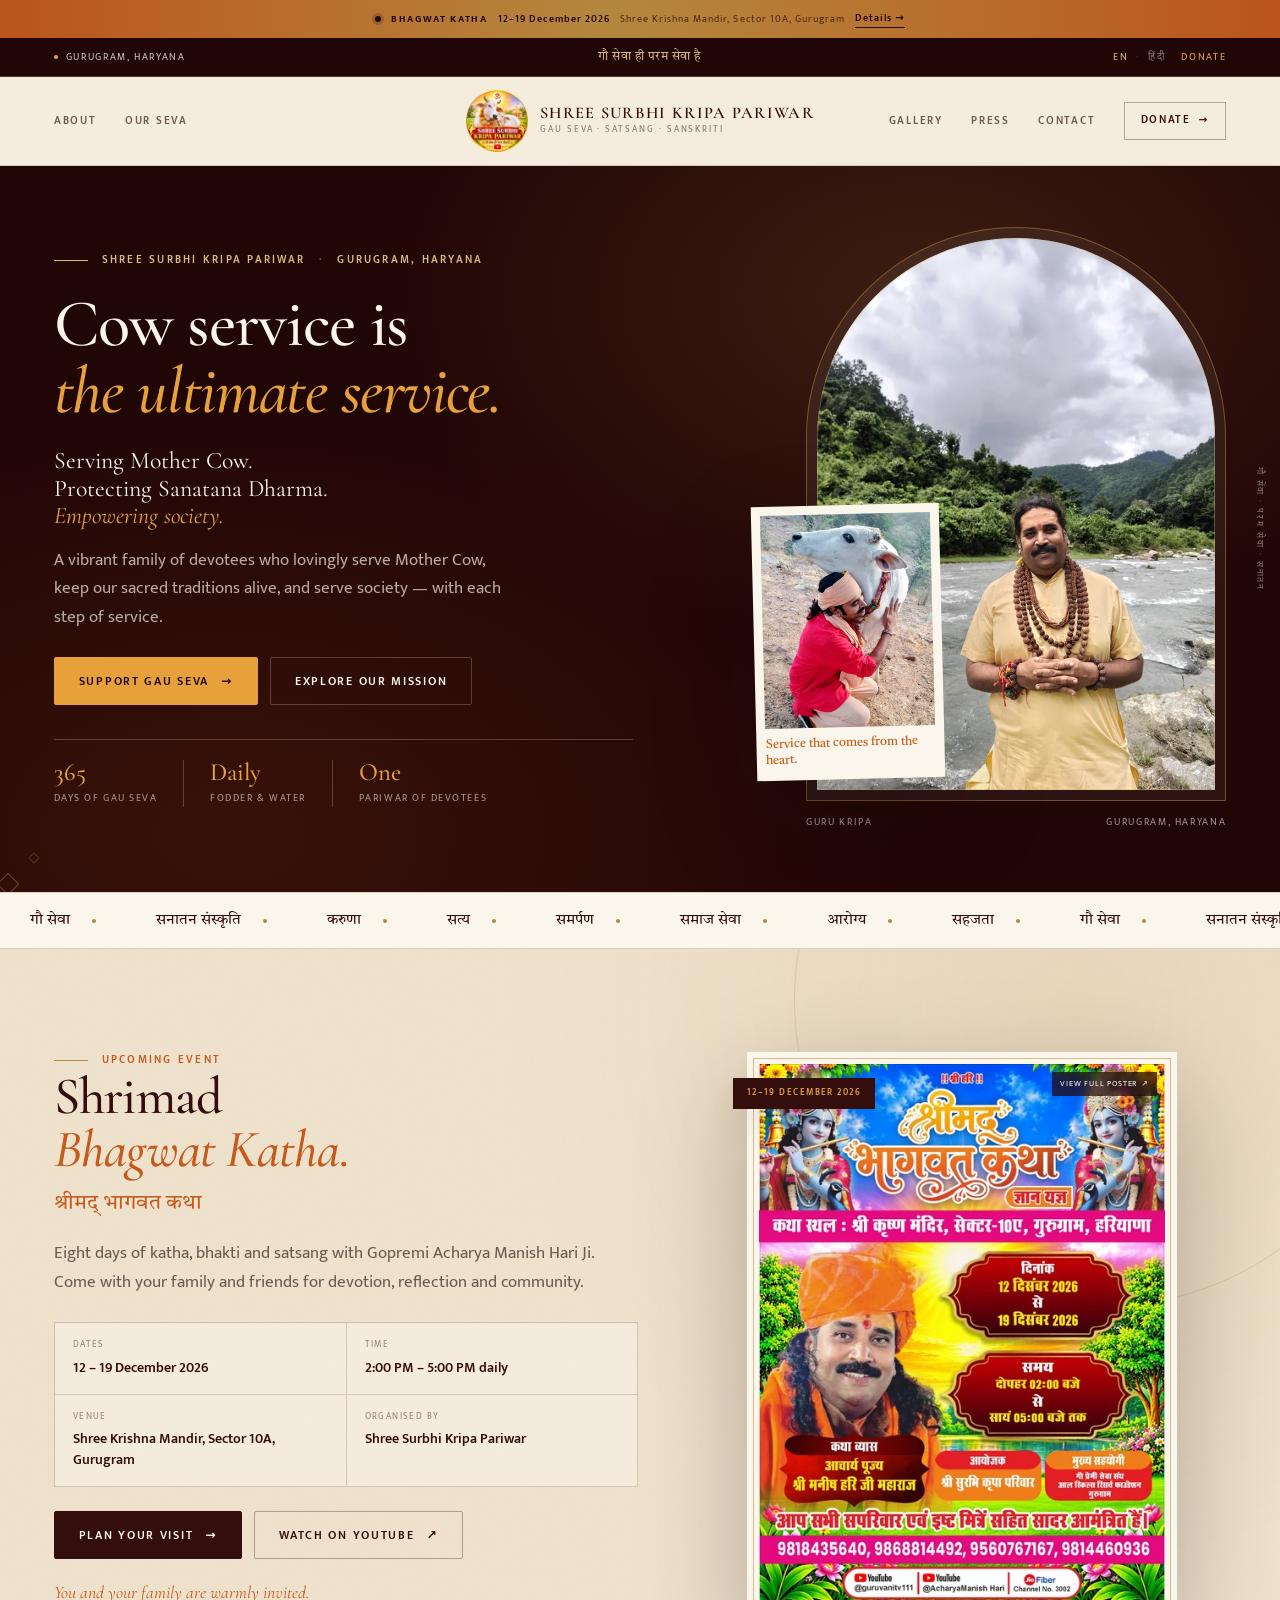
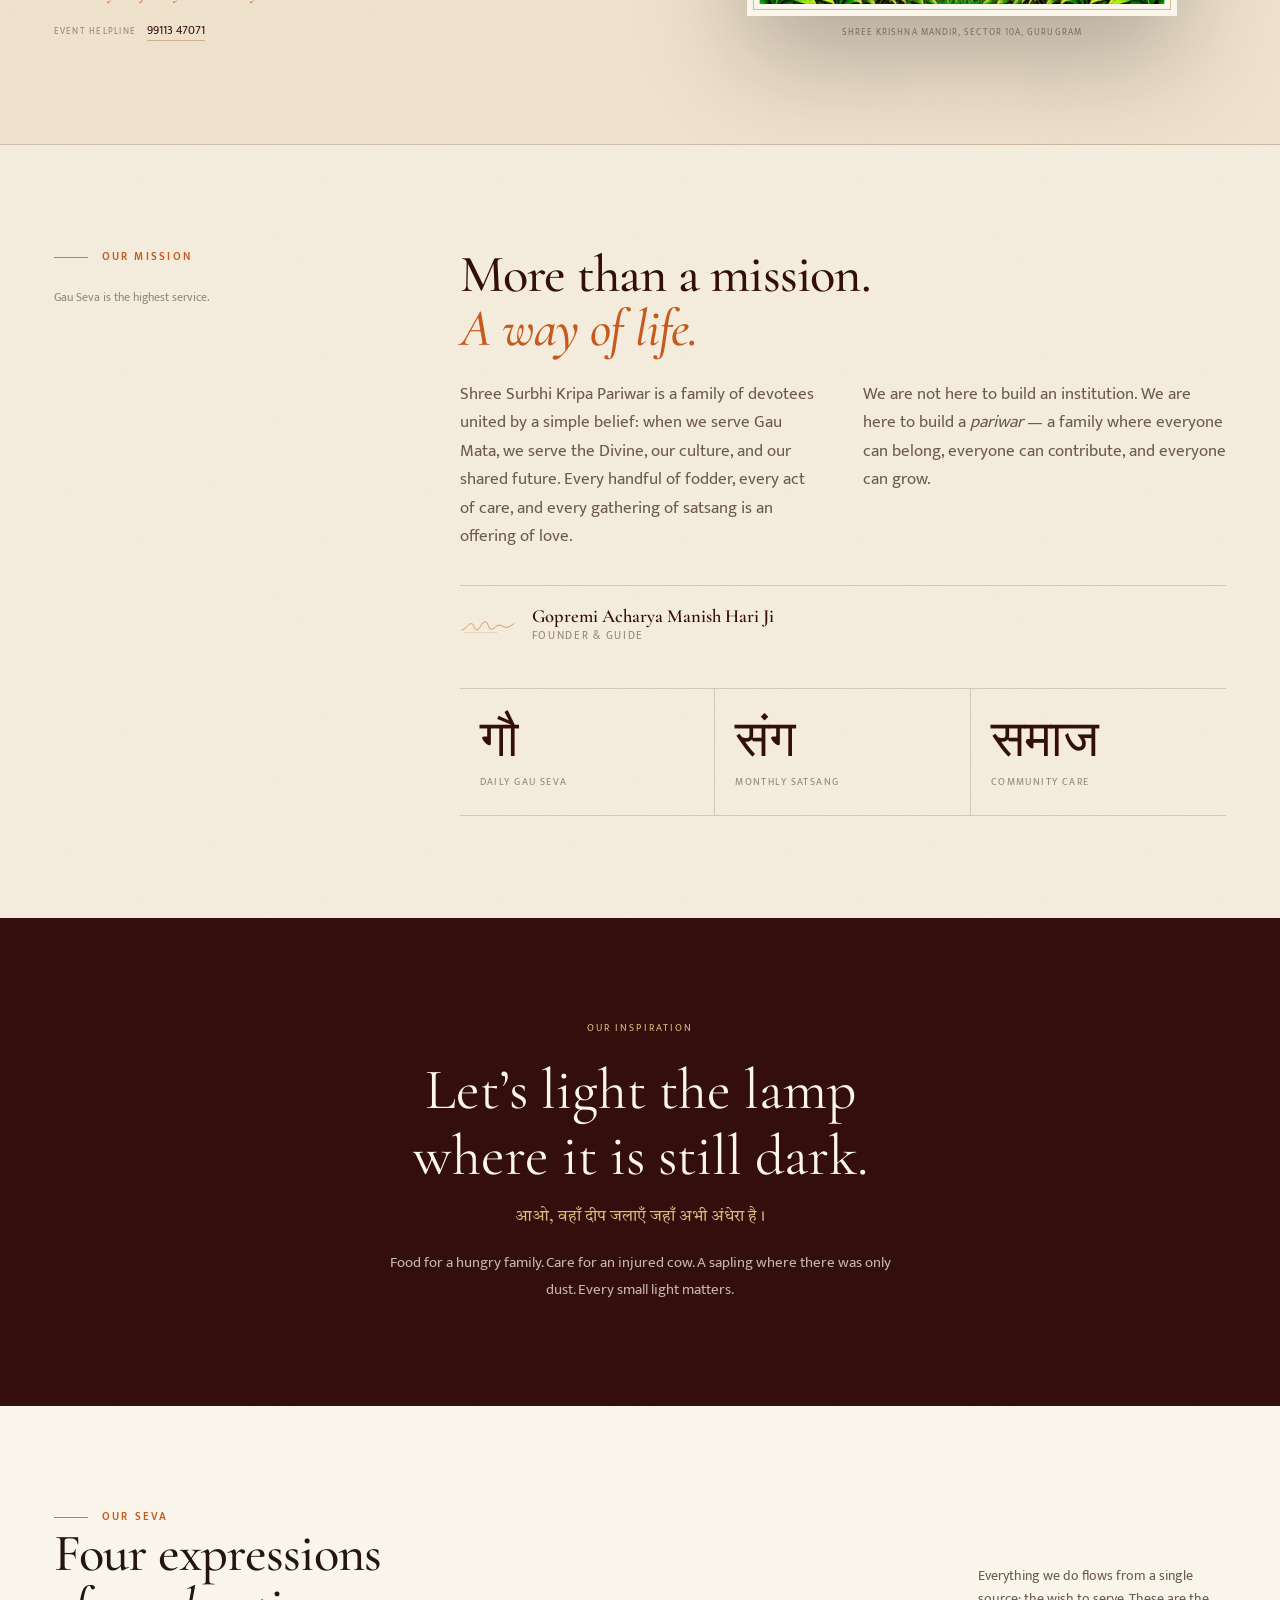
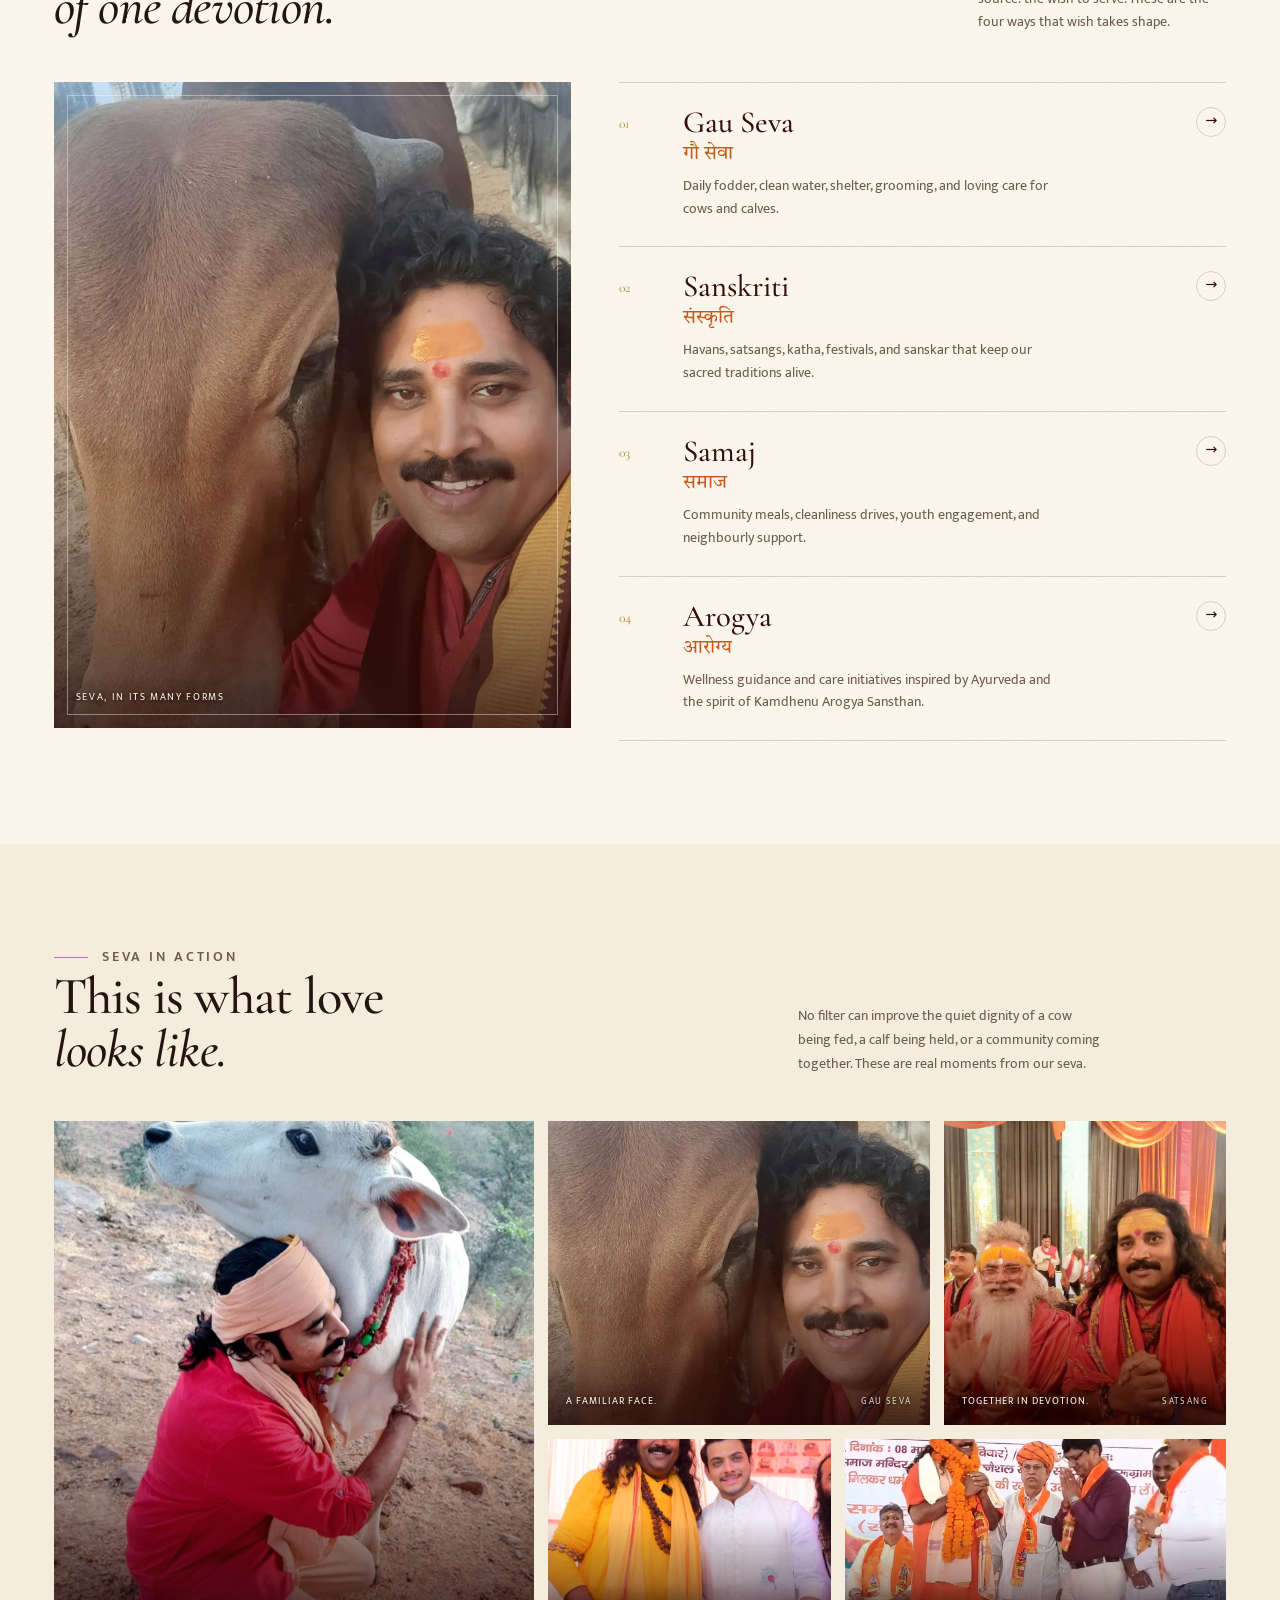
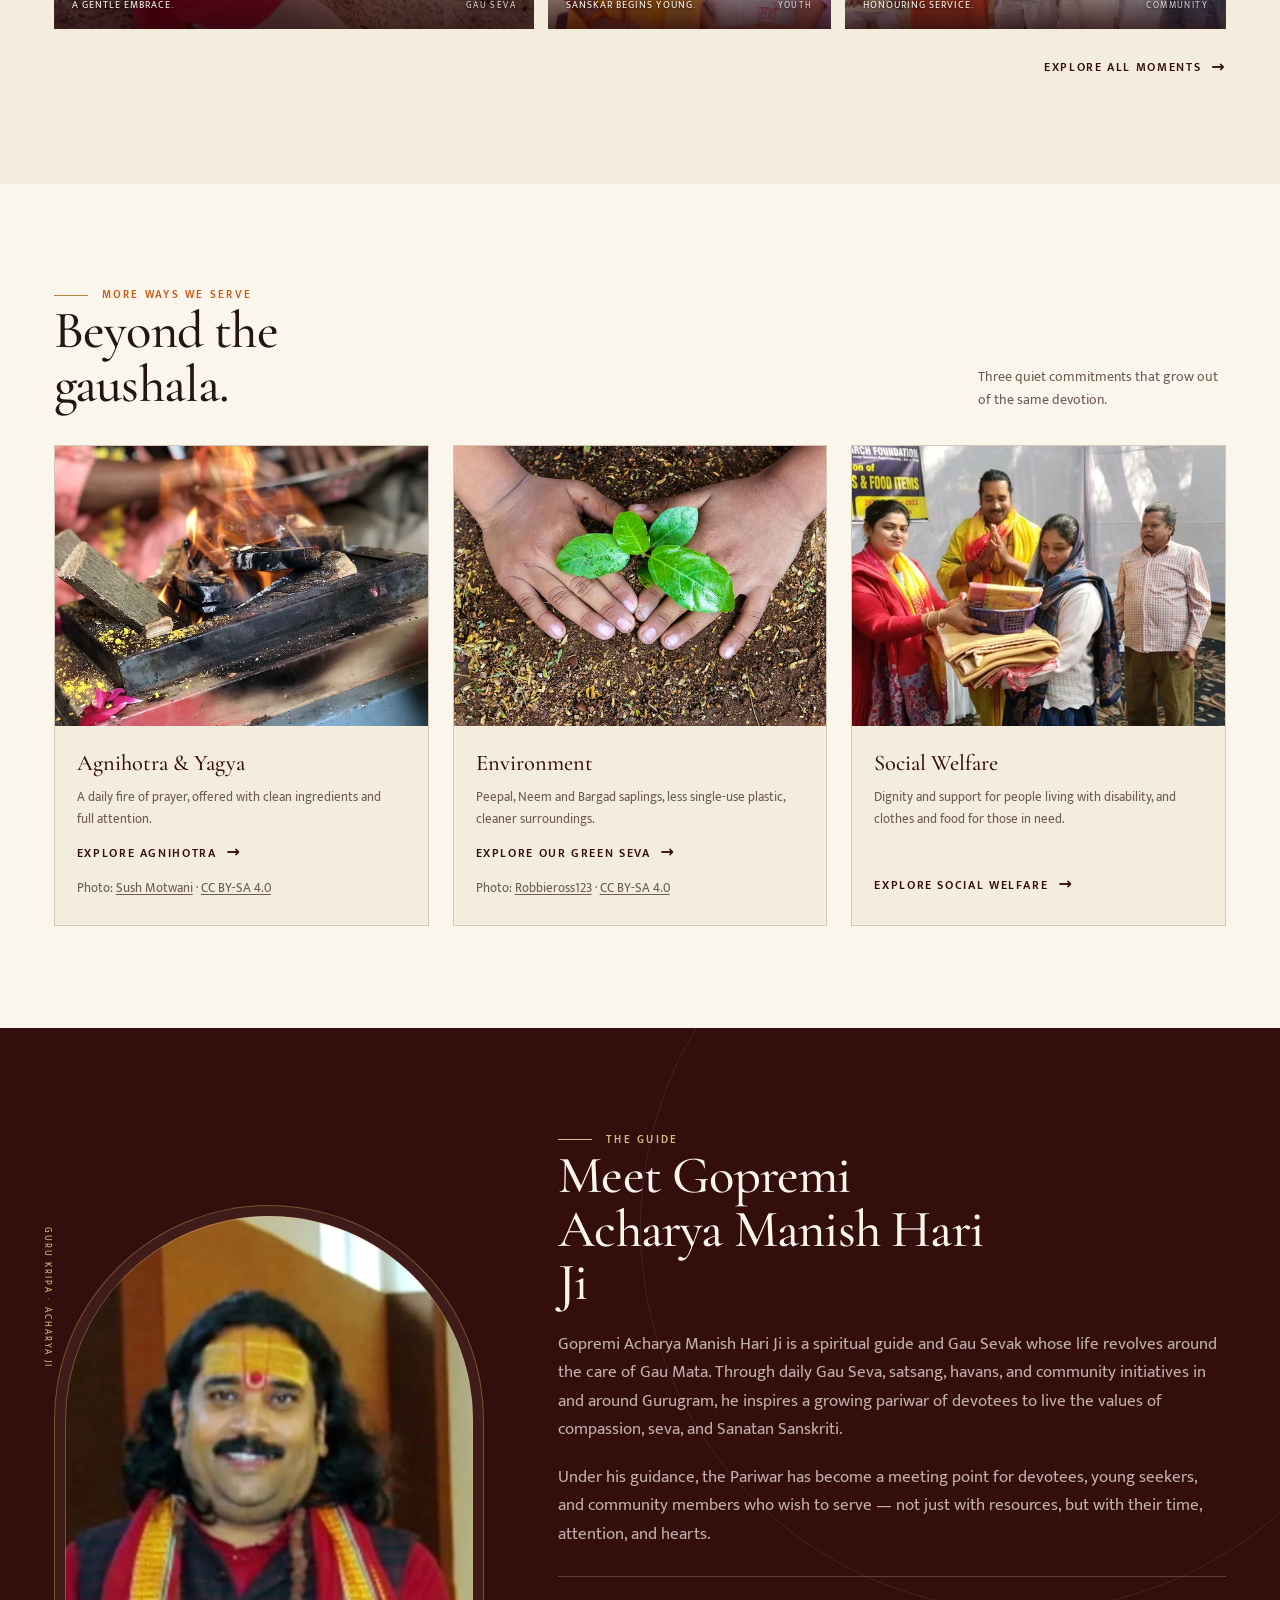
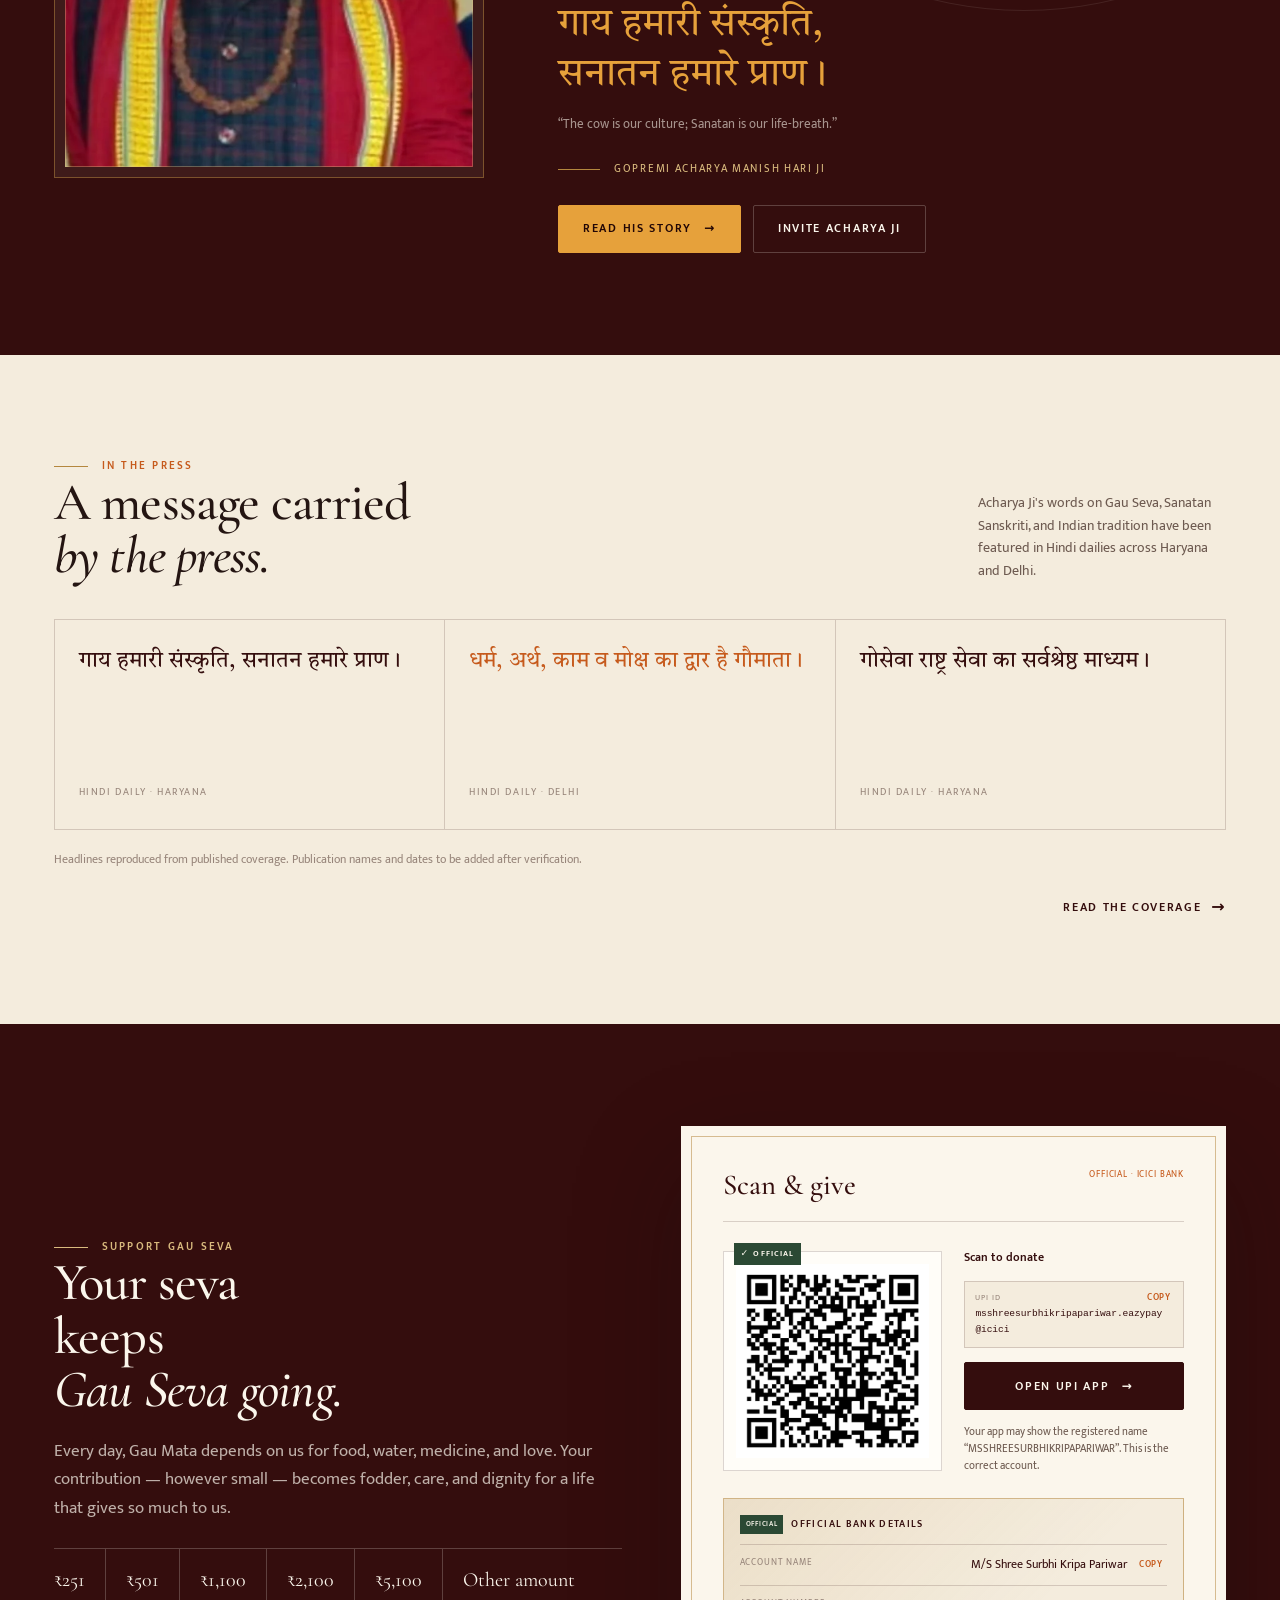
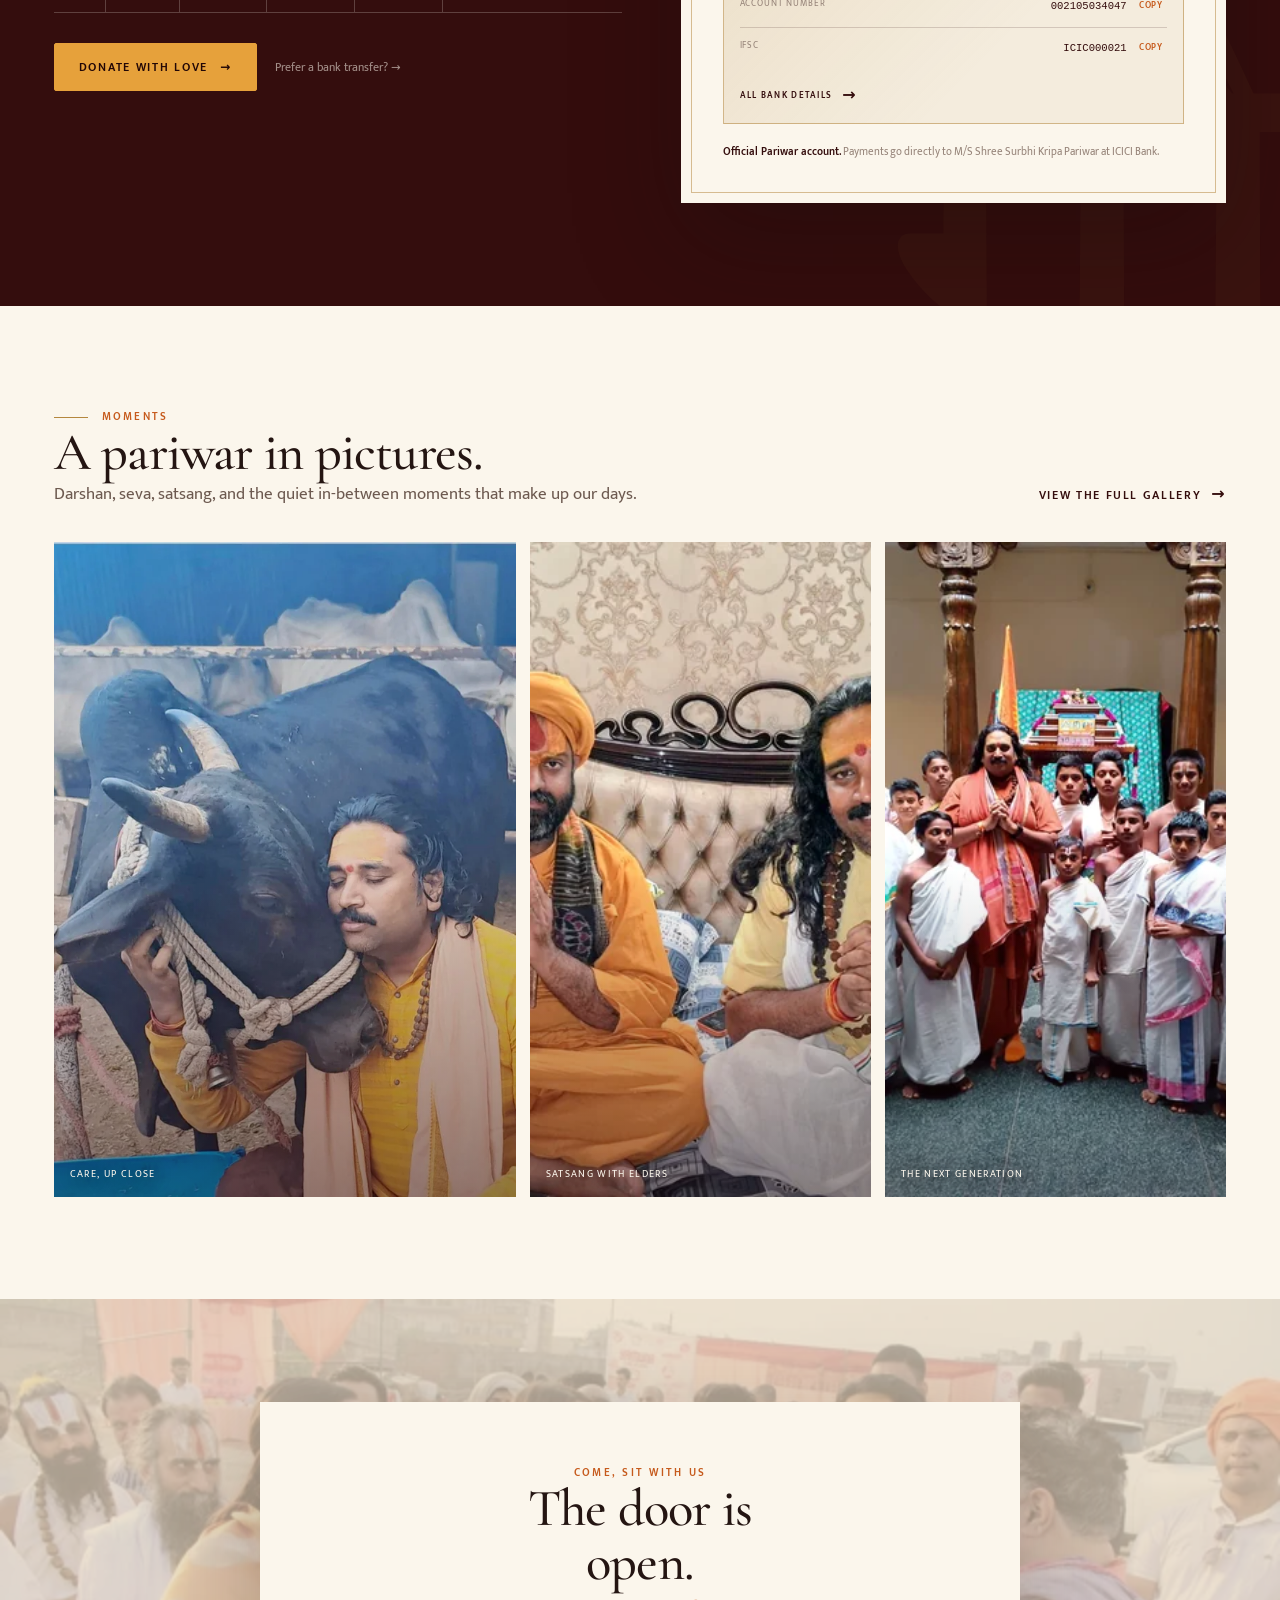
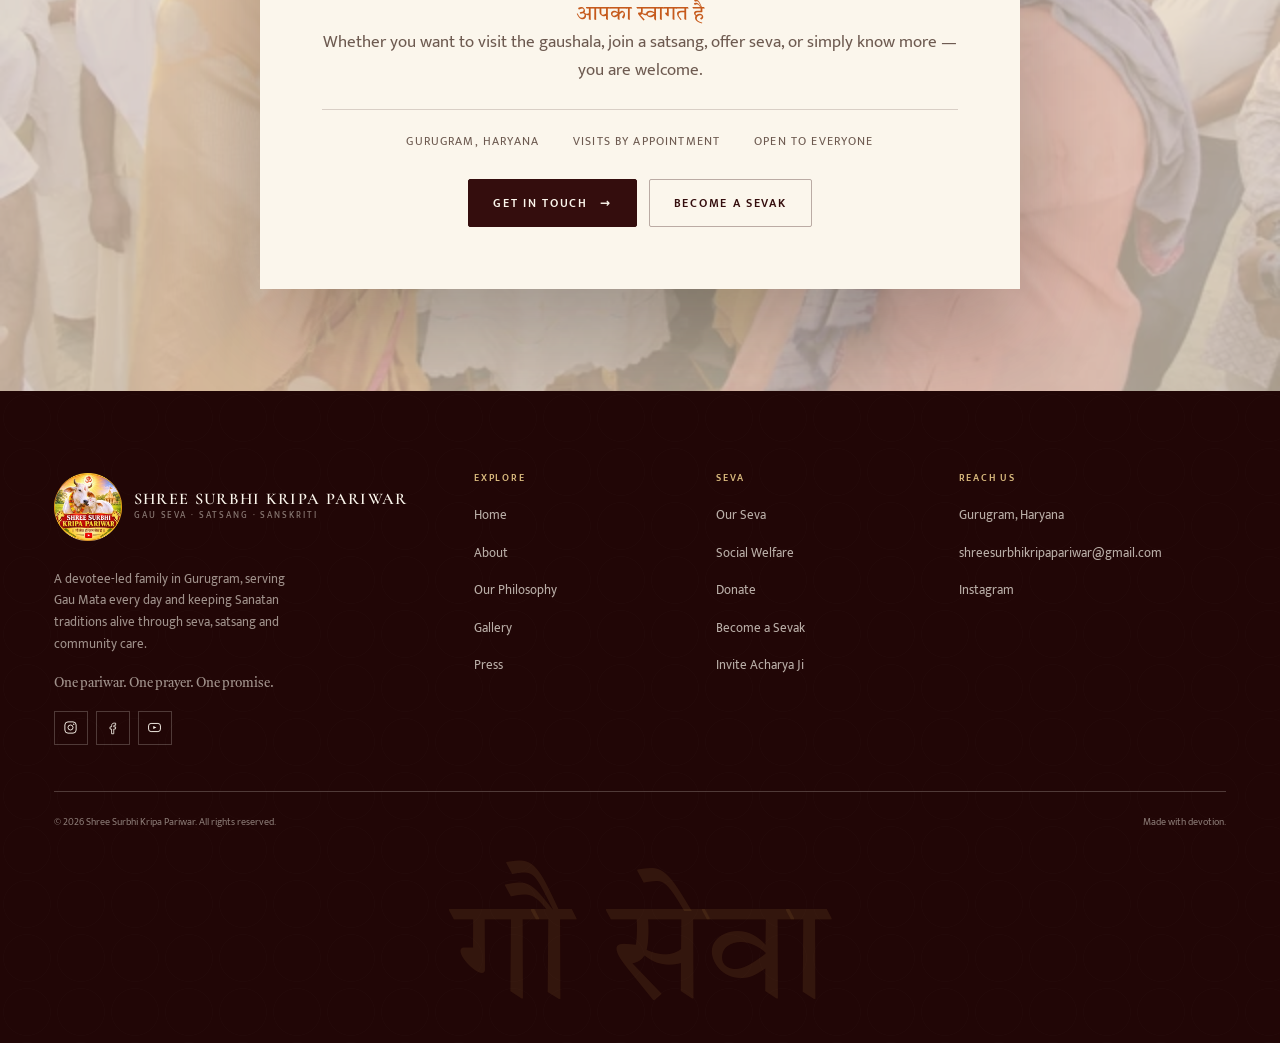
<file: index.html>
<!DOCTYPE html>
<html lang="en" class="no-js">
<head>
<meta charset="utf-8">
<meta name="viewport" content="width=device-width, initial-scale=1">
<title>Shree Surbhi Kripa Pariwar | Gau Seva in Gurugram</title>
<meta name="description" content="Join Shree Surbhi Kripa Pariwar in daily Gau Seva, satsang and community care in Gurugram. Inspired by Gopremi Acharya Manish Hari Ji. Donate or volunteer today.">
<meta name="robots" content="index,follow">
<meta name="theme-color" content="#210606">
<meta property="og:type" content="website">
<meta property="og:site_name" content="Shree Surbhi Kripa Pariwar">
<meta property="og:title" content="Shree Surbhi Kripa Pariwar | Gau Seva in Gurugram">
<meta property="og:description" content="Join Shree Surbhi Kripa Pariwar in daily Gau Seva, satsang and community care in Gurugram. Inspired by Gopremi Acharya Manish Hari Ji. Donate or volunteer today.">
<meta property="og:locale" content="en_IN">
<meta name="twitter:card" content="summary_large_image">
<link rel="icon" href="assets/brand/favicon.ico" sizes="any">
<link rel="icon" type="image/png" sizes="32x32" href="assets/brand/favicon-32.png">
<link rel="icon" type="image/png" sizes="192x192" href="assets/brand/favicon-192.png">
<link rel="apple-touch-icon" href="assets/brand/apple-touch-icon.png">
<link rel="preconnect" href="https://fonts.googleapis.com">
<link rel="preconnect" href="https://fonts.gstatic.com" crossorigin>
<link href="https://fonts.googleapis.com/css2?family=Cormorant+Garamond:ital,wght@0,400;0,500;0,600;1,400;1,500&family=Mukta:wght@300;400;500;600;700&family=Tiro+Devanagari+Hindi&display=swap" rel="stylesheet">
<link rel="stylesheet" href="assets/css/theme.css">
<link rel="stylesheet" href="assets/css/main.css">
<script type="application/ld+json">{"@context": "https://schema.org", "@type": "Organization", "name": "Shree Surbhi Kripa Pariwar", "description": "A devotee-led family in Gurugram, serving Gau Mata every day and keeping Sanatan traditions alive through seva, satsang and community care.", "email": "shreesurbhikripapariwar@gmail.com", "founder": {"@type": "Person", "name": "Gopremi Acharya Manish Hari Ji"}, "address": {"@type": "PostalAddress", "addressLocality": "Gurugram", "addressRegion": "Haryana", "addressCountry": "IN"}, "sameAs": ["https://www.instagram.com/shreesurbhikripapariwar/", "https://www.facebook.com/search/top?q=Shree%20Surbhi%20Kripa%20Pariwar", "https://youtube.com/@acharyamanishhari"]}</script>
</head>
<body>
<a class="skip-link" href="#main">Skip to content</a>
<div class="announcement">
<div class="container announcement__inner">
<a class="announcement__link" href="#katha">
<span class="announcement__dot" aria-hidden="true"></span>
<span class="announcement__label">Bhagwat Katha</span>
<span class="announcement__when">12–19 December 2026</span>
<span class="announcement__where">Shree Krishna Mandir, Sector 10A, Gurugram</span>
<span class="announcement__cta"><span class="announcement__cta-text">Details</span> <span aria-hidden="true">→</span></span>
</a>
</div>
</div><div class="topbar">
<div class="container topbar__inner">
<span class="topbar__place">Gurugram, Haryana</span>
<span class="topbar__mantra">गौ सेवा ही परम सेवा है</span>
<div class="topbar__links">
<div class="topbar__lang">
<a href="index.html" class="is-active" lang="en" hreflang="en">EN</a>
<span>·</span>
<a href="hi/index.html" class="" lang="hi" hreflang="hi">हिंदी</a>
</div>
<a class="topbar__donate" href="donate.html">Donate</a>
</div>
</div>
</div><header class="masthead" data-header>
<div class="container masthead__inner">
<nav class="nav nav--left" aria-label="Primary">
<a class="nav__link" href="about.html">About</a>
<a class="nav__link" href="seva.html">Our Seva</a>
</nav>
<a class="brand" href="index.html" aria-label="Shree Surbhi Kripa Pariwar — Home">
<span class="brand__mark" aria-hidden="true"></span>
<span class="brand__text"><span class="brand__name">Shree Surbhi Kripa Pariwar</span><span class="brand__sub">Gau Seva · Satsang · Sanskriti</span></span>
</a>
<div class="masthead__end">
<nav class="nav nav--right" aria-label="Secondary">
<a class="nav__link" href="gallery.html">Gallery</a>
<a class="nav__link" href="press.html">Press</a>
<a class="nav__link" href="contact.html">Contact</a>
<a class="nav__cta" href="donate.html">Donate <span aria-hidden="true">→</span></a>
</nav>
<button class="menu-toggle" type="button" data-menu-open aria-controls="site-menu" aria-expanded="false">
<svg class="menu-toggle__icon" viewBox="0 0 24 24" fill="none" aria-hidden="true" focusable="false">
<path d="M3.5 7.5h17" stroke="currentColor" stroke-width="1.3" stroke-linecap="round"/>
<path d="M3.5 12h9.5" stroke="currentColor" stroke-width="1.3" stroke-linecap="round"/>
<path class="menu-toggle__gem" d="M18 10.2 19.8 12 18 13.8 16.2 12Z"/>
<path d="M3.5 16.5h17" stroke="currentColor" stroke-width="1.3" stroke-linecap="round"/>
</svg>
<span class="sr-only">Menu</span>
</button>
</div>
</div>
</header>
<div class="menu" id="site-menu" aria-hidden="true">
<div class="menu__head">
<span class="menu__brand">Shree Surbhi Kripa Pariwar</span>
<button class="menu__close" type="button" data-menu-close aria-label="Close menu">×</button>
</div>
<nav class="menu__nav" aria-label="Mobile"><a class="menu__link" href="index.html">Home<span>01</span></a><a class="menu__link" href="about.html">About<span>02</span></a><a class="menu__link" href="seva.html">Our Seva<span>03</span></a><a class="menu__link" href="gallery.html">Gallery<span>04</span></a><a class="menu__link" href="press.html">Press<span>05</span></a><a class="menu__link" href="donate.html">Donate<span>06</span></a><a class="menu__link" href="contact.html">Contact<span>07</span></a></nav>
<div class="menu__meta">
<span>Gurugram, Haryana, India</span>
<span>Visits by appointment · Mon–Sun</span>
<a href="mailto:shreesurbhikripapariwar@gmail.com">shreesurbhikripapariwar@gmail.com</a>
<div class="topbar__lang"><a href="hi/index.html">English / हिंदी</a></div>
</div>
</div>
<main id="main">
<section class="hero grain">
<div class="container hero__inner">
<div class="hero__copy">
<p class="eyebrow eyebrow--light hero__eyebrow">Shree Surbhi Kripa Pariwar <span class="eyebrow__sep">·</span> Gurugram, Haryana</p>
<h1 class="hero__title">Cow service is<em>the ultimate service.</em></h1>
<p class="hero__lede">Serving Mother Cow. Protecting Sanatana Dharma. <em>Empowering society.</em></p>
<p class="hero__body">A vibrant family of devotees who lovingly serve Mother Cow, keep our sacred traditions alive, and serve society — with each step of service.</p>
<div class="hero__actions">
<a class="btn btn--primary" href="donate.html">Support Gau Seva <span class="btn__arrow" aria-hidden="true">→</span></a>
<a class="btn btn--ghost" href="seva.html">Explore Our Mission</a>
</div>
<div class="hero__meta"><div class="hero__stat"><strong>365</strong><span>Days of Gau Seva</span></div><div class="hero__stat"><strong>Daily</strong><span>Fodder &amp; Water</span></div><div class="hero__stat"><strong>One</strong><span>Pariwar of Devotees</span></div></div>
</div>
<figure class="hero__figure">
<div class="arch arch--hero"><img src="assets/images/acharya-river.webp" srcset="assets/images/acharya-river-640.webp 640w, assets/images/acharya-river-1080.webp 1080w, assets/images/acharya-river-1500.webp 1500w" sizes="(max-width: 760px) 90vw, 420px" width="3072" height="4096" alt="Gopremi Acharya Manish Hari Ji standing by a mountain river with folded hands, wearing a yellow kurta and rudraksha malas." loading="eager" decoding="async" fetchpriority="high" class="arch__img"></div>
<div class="hero__overlap">
<img src="assets/images/cow-embrace.webp" srcset="assets/images/cow-embrace-640.webp 640w, assets/images/cow-embrace-988.webp 988w" sizes="220px" width="988" height="1600" alt="Acharya Manish Hari Ji embracing a white cow in a forest clearing." loading="lazy" decoding="async">
<span>Service that comes from the heart.</span>
</div>
<figcaption class="hero__caption"><span>Guru Kripa</span><span>Gurugram, Haryana</span></figcaption>
</figure>
</div>
<span class="hero__rail" aria-hidden="true">गौ सेवा · परम सेवा · सनातन</span>
<span class="hero__petal" aria-hidden="true"></span><span class="hero__petal hero__petal--two" aria-hidden="true"></span>
</section>

<div class="marquee" aria-hidden="true"><div class="marquee__track"><span class="marquee__item">गौ सेवा<span class="marquee__dot" aria-hidden="true"></span></span><span class="marquee__item">सनातन संस्कृति<span class="marquee__dot" aria-hidden="true"></span></span><span class="marquee__item">करुणा<span class="marquee__dot" aria-hidden="true"></span></span><span class="marquee__item">सत्य<span class="marquee__dot" aria-hidden="true"></span></span><span class="marquee__item">समर्पण<span class="marquee__dot" aria-hidden="true"></span></span><span class="marquee__item">समाज सेवा<span class="marquee__dot" aria-hidden="true"></span></span><span class="marquee__item">आरोग्य<span class="marquee__dot" aria-hidden="true"></span></span><span class="marquee__item">सहजता<span class="marquee__dot" aria-hidden="true"></span></span><span class="marquee__item">गौ सेवा<span class="marquee__dot" aria-hidden="true"></span></span><span class="marquee__item">सनातन संस्कृति<span class="marquee__dot" aria-hidden="true"></span></span><span class="marquee__item">करुणा<span class="marquee__dot" aria-hidden="true"></span></span><span class="marquee__item">सत्य<span class="marquee__dot" aria-hidden="true"></span></span><span class="marquee__item">समर्पण<span class="marquee__dot" aria-hidden="true"></span></span><span class="marquee__item">समाज सेवा<span class="marquee__dot" aria-hidden="true"></span></span><span class="marquee__item">आरोग्य<span class="marquee__dot" aria-hidden="true"></span></span><span class="marquee__item">सहजता<span class="marquee__dot" aria-hidden="true"></span></span></div></div>

<section class="section event grain" id="katha">
<div class="container event__grid">
<div class="event__copy reveal">
<p class="eyebrow">Upcoming Event</p>
<h2>Shrimad<br><em>Bhagwat Katha.</em></h2>
<p class="event__hindi">श्रीमद् भागवत कथा</p>
<p class="body-copy">Eight days of katha, bhakti and satsang with Gopremi Acharya Manish Hari Ji. Come with your family and friends for devotion, reflection and community.</p>
<div class="event__facts"><div class="event__fact"><span>Dates</span><strong>12 – 19 December 2026</strong></div><div class="event__fact"><span>Time</span><strong>2:00 PM – 5:00 PM daily</strong></div><div class="event__fact"><span>Venue</span><strong>Shree Krishna Mandir, Sector 10A, Gurugram</strong></div><div class="event__fact"><span>Organised by</span><strong>Shree Surbhi Kripa Pariwar</strong></div></div>
<div class="event__actions">
<a class="btn btn--dark" href="contact.html">Plan your visit <span class="btn__arrow" aria-hidden="true">→</span></a>
<a class="btn btn--outline" href="https://youtube.com/@acharyamanishhari" target="_blank" rel="noopener noreferrer">Watch on YouTube <span aria-hidden="true">↗</span></a>
</div>
<p class="event__note">You and your family are warmly invited.</p>
<p class="event__contact"><span>Event helpline</span> <a href="tel:+919911347071">99113 47071</a></p>
</div>
<figure class="event__poster reveal reveal--delay-1">
<a class="event__poster-link" href="assets/images/event-katha-1204.webp" target="_blank" rel="noopener noreferrer" aria-label="View full poster">
<img src="assets/images/event-katha.webp" srcset="assets/images/event-katha-480.webp 480w, assets/images/event-katha-800.webp 800w, assets/images/event-katha-1204.webp 1204w" sizes="(max-width: 760px) 86vw, 420px" width="1204" height="1600" alt="Poster for Shrimad Bhagwat Katha from 12 to 19 December 2026 at Shree Krishna Mandir, Sector 10A, Gurugram." loading="lazy" decoding="async">
<span class="event__poster-zoom">View full poster <span aria-hidden="true">↗</span></span>
</a>
<span class="event__date">12–19 December 2026</span>
<figcaption>Shree Krishna Mandir, Sector 10A, Gurugram</figcaption>
</figure>
</div>
</section>

<section class="section manifesto grain">
<div class="container manifesto__grid">
<div class="manifesto__side reveal">
<p class="eyebrow">Our Mission</p>
<p class="manifesto__side-note">Gau Seva is the highest service.</p>
</div>
<div class="manifesto__main reveal reveal--delay-1">
<h2 class="manifesto__statement display">More than a mission.<br><em>A way of life.</em></h2>
<div class="manifesto__body"><p>Shree Surbhi Kripa Pariwar is a family of devotees united by a simple belief: when we serve Gau Mata, we serve the Divine, our culture, and our shared future. Every handful of fodder, every act of care, and every gathering of satsang is an offering of love.</p><p>We are not here to build an institution. We are here to build a <em>pariwar</em> — a family where everyone can belong, everyone can contribute, and everyone can grow.</p></div>
<div class="manifesto__sign"><svg viewBox="0 0 120 40" fill="none" aria-hidden="true">
<path d="M4 29c9-1 12-14 20-14 7 0 5 13 12 13 8 0 9-17 18-17 8 0 5 16 13 16 7 0 10-9 17-9 6 0 9 5 15 5 5 0 10-3 17-8" stroke="currentColor" stroke-width="1.2" stroke-linecap="round"/>
<path d="M9 34h70" stroke="currentColor" stroke-width=".8" opacity=".45" stroke-linecap="round"/>
</svg><div><strong>Gopremi Acharya Manish Hari Ji</strong><span>Founder &amp; Guide</span></div></div>
<div class="stat-row"><div class="stat"><strong>गौ</strong><span>Daily Gau Seva</span></div><div class="stat"><strong>संग</strong><span>Monthly Satsang</span></div><div class="stat"><strong>समाज</strong><span>Community Care</span></div></div>
</div>
</div>
</section>

<section class="section section--maroon message-section grain">
<div class="container">
<div class="message-banner reveal">
<p class="message-banner__label">Our Inspiration</p>
<p class="message-banner__quote">Let’s light the lamp where it is still dark.</p>
<p class="message-banner__alt" lang="hi">आओ, वहाँ दीप जलाएँ जहाँ अभी अंधेरा है।</p>
<p class="message-banner__body">Food for a hungry family. Care for an injured cow. A sapling where there was only dust. Every small light matters.</p>
</div>
</div>
</section>

<section class="section section--raised pillars grain">
<div class="container">
<div class="pillars__head reveal">
<div><p class="eyebrow">Our Seva</p><h2>Four expressions<br><em>of one devotion.</em></h2></div>
<p class="pillars__head-note">Everything we do flows from a single source: the wish to serve. These are the four ways that wish takes shape.</p>
</div>
<div class="pillars__grid">
<div class="pillars__media reveal reveal--scale">
<div class="pillars__images"><img src="assets/images/gau-seva-brown-cow.webp" srcset="assets/images/gau-seva-brown-cow-640.webp 640w, assets/images/gau-seva-brown-cow-900.webp 900w" sizes="(max-width: 760px) 92vw, 500px" width="900" height="1600" alt="Gopremi Acharya Manish Hari Ji smiling beside a brown cow, with other cows in the background." loading="lazy" decoding="async" class="pillar__img is-active"><img src="assets/images/acharya-stage.webp" srcset="assets/images/acharya-stage-640.webp 640w, assets/images/acharya-stage-899.webp 899w" sizes="(max-width: 760px) 92vw, 500px" width="899" height="1600" alt="Acharya Manish Hari Ji speaking at a satsang with a microphone and a shawl reading Radhe." loading="lazy" decoding="async" class="pillar__img"><img src="assets/images/community-event.webp" srcset="assets/images/community-event-640.webp 640w, assets/images/community-event-1080.webp 1080w, assets/images/community-event-1600.webp 1600w" sizes="(max-width: 760px) 92vw, 500px" width="1600" height="1068" alt="Acharya Manish Hari Ji with community members and sadhus at an outdoor gathering." loading="lazy" decoding="async" class="pillar__img"><img src="assets/images/acharya-contemplation.webp" srcset="assets/images/acharya-contemplation-640.webp 640w, assets/images/acharya-contemplation-1080.webp 1080w" sizes="(max-width: 760px) 92vw, 500px" width="1080" height="924" alt="Acharya Manish Hari Ji with eyes closed in quiet contemplation, wearing an orange shawl." loading="lazy" decoding="async" class="pillar__img"></div>
<span class="pillars__caption">Seva, in its many forms</span>
</div>
<div class="pillar-list reveal reveal--delay-1"><article class="pillar" data-pillar="0" tabindex="0">
<span class="pillar__num">01</span>
<div><h3>Gau Seva<span>गौ सेवा</span></h3><p>Daily fodder, clean water, shelter, grooming, and loving care for cows and calves.</p></div>
<a class="pillar__link" href="donate.html" aria-label="Offer fodder">→</a>
</article><article class="pillar" data-pillar="1" tabindex="0">
<span class="pillar__num">02</span>
<div><h3>Sanskriti<span>संस्कृति</span></h3><p>Havans, satsangs, katha, festivals, and sanskar that keep our sacred traditions alive.</p></div>
<a class="pillar__link" href="contact.html" aria-label="Join a satsang">→</a>
</article><article class="pillar" data-pillar="2" tabindex="0">
<span class="pillar__num">03</span>
<div><h3>Samaj<span>समाज</span></h3><p>Community meals, cleanliness drives, youth engagement, and neighbourly support.</p></div>
<a class="pillar__link" href="contact.html#volunteer" aria-label="Serve the community">→</a>
</article><article class="pillar" data-pillar="3" tabindex="0">
<span class="pillar__num">04</span>
<div><h3>Arogya<span>आरोग्य</span></h3><p>Wellness guidance and care initiatives inspired by Ayurveda and the spirit of Kamdhenu Arogya Sansthan.</p></div>
<a class="pillar__link" href="contact.html" aria-label="Talk to us">→</a>
</article></div>
</div>
</div>
</section>

<section class="section mosaic">
<div class="container">
<div class="mosaic__head reveal">
<div><p class="eyebrow">Seva in Action</p><h2>This is what love<br><em>looks like.</em></h2></div>
<p>No filter can improve the quiet dignity of a cow being fed, a calf being held, or a community coming together. These are real moments from our seva.</p>
</div>
<div class="mosaic__grid"><a class="mosaic__item mosaic__item--a reveal" href="gallery.html">
<img src="assets/images/cow-embrace.webp" srcset="assets/images/cow-embrace-640.webp 640w, assets/images/cow-embrace-988.webp 988w" sizes="(max-width: 760px) 92vw, 40vw" width="988" height="1600" alt="Acharya Manish Hari Ji embracing a white cow in a forest clearing." loading="lazy" decoding="async">
<span class="mosaic__caption"><span>A gentle embrace.</span><span>Gau Seva</span></span>
</a><a class="mosaic__item mosaic__item--b reveal" href="gallery.html">
<img src="assets/images/gau-seva-brown-cow.webp" srcset="assets/images/gau-seva-brown-cow-640.webp 640w, assets/images/gau-seva-brown-cow-900.webp 900w" sizes="(max-width: 760px) 92vw, 40vw" width="900" height="1600" alt="Acharya Manish Hari Ji beside a brown cow." loading="lazy" decoding="async">
<span class="mosaic__caption"><span>A familiar face.</span><span>Gau Seva</span></span>
</a><a class="mosaic__item mosaic__item--c reveal" href="gallery.html">
<img src="assets/images/elder-sadhu.webp" srcset="assets/images/elder-sadhu-640.webp 640w, assets/images/elder-sadhu-932.webp 932w" sizes="(max-width: 760px) 92vw, 40vw" width="932" height="1599" alt="Acharya Manish Hari Ji with an elderly sadhu at a decorated event." loading="lazy" decoding="async">
<span class="mosaic__caption"><span>Together in devotion.</span><span>Satsang</span></span>
</a><a class="mosaic__item mosaic__item--d reveal" href="gallery.html">
<img src="assets/images/youth-temple.webp" srcset="assets/images/youth-temple-640.webp 640w, assets/images/youth-temple-1068.webp 1068w" sizes="(max-width: 760px) 92vw, 40vw" width="1068" height="1600" alt="Young students in white traditional clothes at a temple gathering." loading="lazy" decoding="async">
<span class="mosaic__caption"><span>Sanskar begins young.</span><span>Youth</span></span>
</a><a class="mosaic__item mosaic__item--e reveal" href="gallery.html">
<img src="assets/images/honours-shawl.webp" srcset="assets/images/honours-shawl-640.webp 640w, assets/images/honours-shawl-1080.webp 1080w, assets/images/honours-shawl-1200.webp 1200w" sizes="(max-width: 760px) 92vw, 40vw" width="1200" height="1600" alt="A shawl being presented in honour of service." loading="lazy" decoding="async">
<span class="mosaic__caption"><span>Honouring service.</span><span>Community</span></span>
</a></div>
<div class="mosaic__link"><a class="link-arrow" href="gallery.html">Explore all moments</a></div>
</div>
</section>

<section class="section section--raised initiatives">
<div class="container">
<div class="values__head reveal">
<div><p class="eyebrow">More Ways We Serve</p><h2>Beyond the gaushala.</h2></div>
<p class="pillars__head-note">Three quiet commitments that grow out of the same devotion.</p>
</div>
<div class="initiative-grid"><article class="initiative-card reveal">
<a class="initiative-card__media" href="seva.html#agnihotra" tabindex="-1" aria-hidden="true"><img src="assets/images/agnihotra-yagya.webp" srcset="assets/images/agnihotra-yagya-640.webp 640w, assets/images/agnihotra-yagya-1080.webp 1080w, assets/images/agnihotra-yagya-1280.webp 1280w" sizes="(max-width: 760px) 92vw, 30vw" width="1280" height="1707" alt="A havan kund with sacred fire and offerings." loading="lazy" decoding="async"></a>
<div class="initiative-card__body">
<h3>Agnihotra & Yagya</h3>
<p>A daily fire of prayer, offered with clean ingredients and full attention.</p>
<div class="initiative-card__foot">
<a class="link-arrow" href="seva.html#agnihotra">Explore Agnihotra</a>
<p class="img-credit">Photo: <a href="https://commons.wikimedia.org/wiki/File:Havan_kund_(_Fire_pit_).jpg" target="_blank" rel="noopener noreferrer">Sush Motwani</a> · <a href="https://creativecommons.org/licenses/by-sa/4.0/" target="_blank" rel="noopener noreferrer">CC BY-SA 4.0</a></p>
</div>
</div>
</article><article class="initiative-card reveal">
<a class="initiative-card__media" href="seva.html#environment" tabindex="-1" aria-hidden="true"><img src="assets/images/tree-plantation.webp" srcset="assets/images/tree-plantation-640.webp 640w, assets/images/tree-plantation-1080.webp 1080w, assets/images/tree-plantation-1280.webp 1280w" sizes="(max-width: 760px) 92vw, 30vw" width="1280" height="853" alt="Hands planting a young sapling in prepared soil." loading="lazy" decoding="async"></a>
<div class="initiative-card__body">
<h3>Environment</h3>
<p>Peepal, Neem and Bargad saplings, less single-use plastic, cleaner surroundings.</p>
<div class="initiative-card__foot">
<a class="link-arrow" href="seva.html#environment">Explore our green seva</a>
<p class="img-credit">Photo: <a href="https://commons.wikimedia.org/wiki/File:Plant_a_Sapling_for_Better_Future.jpg" target="_blank" rel="noopener noreferrer">Robbieross123</a> · <a href="https://creativecommons.org/licenses/by-sa/4.0/" target="_blank" rel="noopener noreferrer">CC BY-SA 4.0</a></p>
</div>
</div>
</article><article class="initiative-card reveal">
<a class="initiative-card__media" href="seva.html#social-welfare" tabindex="-1" aria-hidden="true"><img src="assets/images/winter-blanket-handover.webp" srcset="assets/images/winter-blanket-handover-640.webp 640w, assets/images/winter-blanket-handover-1080.webp 1080w, assets/images/winter-blanket-handover-1600.webp 1600w" sizes="(max-width: 760px) 92vw, 30vw" width="1600" height="900" alt="Blankets, clothes and food being handed to a family during a winter distribution drive." loading="lazy" decoding="async"></a>
<div class="initiative-card__body">
<h3>Social Welfare</h3>
<p>Dignity and support for people living with disability, and clothes and food for those in need.</p>
<div class="initiative-card__foot">
<a class="link-arrow" href="seva.html#social-welfare">Explore social welfare</a>

</div>
</div>
</article></div>
</div>
</section>

<section class="section section--maroon feature grain">
<div class="container feature__grid">
<div class="feature__portrait reveal reveal--scale">
<span class="feature__portrait-label">Guru Kripa · Acharya Ji</span>
<div class="arch"><img src="assets/images/acharya-portrait.webp" srcset="assets/images/acharya-portrait-632.webp 632w" sizes="(max-width: 760px) 80vw, 430px" width="632" height="1390" alt="Portrait of Gopremi Acharya Manish Hari Ji holding a book, wearing a red and gold shawl." loading="lazy" decoding="async" class="arch__img"></div>
</div>
<div class="feature__copy reveal reveal--delay-1">
<p class="eyebrow eyebrow--light">The Guide</p>
<h2>Meet Gopremi<br>Acharya Manish Hari Ji</h2>
<p class="body-copy">Gopremi Acharya Manish Hari Ji is a spiritual guide and Gau Sevak whose life revolves around the care of Gau Mata. Through daily Gau Seva, satsang, havans, and community initiatives in and around Gurugram, he inspires a growing pariwar of devotees to live the values of compassion, seva, and Sanatan Sanskriti.</p><p class="body-copy">Under his guidance, the Pariwar has become a meeting point for devotees, young seekers, and community members who wish to serve — not just with resources, but with their time, attention, and hearts.</p>
<div class="feature__quote">
<blockquote>गाय हमारी संस्कृति,<br>सनातन हमारे प्राण।</blockquote>
<p class="feature__translation">“The cow is our culture; Sanatan is our life-breath.”</p>
<p class="feature__sign">Gopremi Acharya Manish Hari Ji</p>
</div>
<div class="feature__actions">
<a class="btn btn--primary" href="about.html">Read His Story <span class="btn__arrow" aria-hidden="true">→</span></a>
<a class="btn btn--ghost" href="contact.html#invite">Invite Acharya Ji</a>
</div>
</div>
</div>
</section>

<section class="section press">
<div class="container">
<div class="press__head reveal">
<div><p class="eyebrow">In the Press</p><h2>A message carried<br><em>by the press.</em></h2></div>
<p class="pillars__head-note">Acharya Ji's words on Gau Seva, Sanatan Sanskriti, and Indian tradition have been featured in Hindi dailies across Haryana and Delhi.</p>
</div>
<div class="press__grid reveal"><article class="press__quote"><blockquote>गाय हमारी संस्कृति, सनातन हमारे प्राण।</blockquote><p class="press__source">Hindi daily · Haryana</p></article><article class="press__quote"><blockquote>धर्म, अर्थ, काम व मोक्ष का द्वार है गौमाता।</blockquote><p class="press__source">Hindi daily · Delhi</p></article><article class="press__quote"><blockquote>गोसेवा राष्ट्र सेवा का सर्वश्रेष्ठ माध्यम।</blockquote><p class="press__source">Hindi daily · Haryana</p></article></div>
<p class="press__note">Headlines reproduced from published coverage. Publication names and dates to be added after verification.</p>
<div class="mosaic__link"><a class="link-arrow" href="press.html">Read the coverage</a></div>
</div>
</section>

<section class="section section--maroon donate-band grain">
<div class="container donate-band__grid">
<div class="donate-band__copy reveal">
<p class="eyebrow eyebrow--light">Support Gau Seva</p>
<h2>Your seva keeps<br><em>Gau Seva going.</em></h2>
<p class="body-copy">Every day, Gau Mata depends on us for food, water, medicine, and love. Your contribution — however small — becomes fodder, care, and dignity for a life that gives so much to us.</p>
<div class="tiers"><a class="tier" href="donate.html">₹251</a><a class="tier" href="donate.html">₹501</a><a class="tier" href="donate.html">₹1,100</a><a class="tier" href="donate.html">₹2,100</a><a class="tier" href="donate.html">₹5,100</a><a class="tier" href="donate.html">Other amount</a></div>
<div class="donate-band__actions">
<a class="btn btn--primary" href="donate.html">Donate with love <span class="btn__arrow" aria-hidden="true">→</span></a>
<a class="donate-band__hint" href="donate.html#bank">Prefer a bank transfer? →</a>
</div>
</div>
<div class="reveal reveal--delay-1">
<aside class="donate-card" aria-label="Scan &amp; give">
<div class="payment-card__head"><h3>Scan &amp; give</h3><span>Official · ICICI Bank</span></div>
<div class="qr-wrap">
<div class="qr"><span class="qr__official">Official</span>
<img src="assets/images/qr-official.png" alt="Official UPI QR code for M/S Shree Surbhi Kripa Pariwar" width="504" height="504" loading="lazy" decoding="async">
</div>
<div class="qr__side">
<p class="scan-label"><strong>Scan to donate</strong></p>
<div class="upi"><span class="upi__label">UPI ID</span><code>msshreesurbhikripapariwar.eazypay<wbr>@icici</code><button class="copy-btn" type="button" data-copy="msshreesurbhikripapariwar.eazypay@icici" data-copy-label="Copy" data-copied-label="Copied">Copy</button></div>
<a class="btn btn--dark" href="upi://pay?pa=msshreesurbhikripapariwar.eazypay%40icici&amp;pn=MSSHREESURBHIKRIPAPARIWAR&amp;cu=INR">Open UPI app <span class="btn__arrow" aria-hidden="true">→</span></a>
<p class="qr__apps">Your app may show the registered name “MSSHREESURBHIKRIPAPARIWAR”. This is the correct account.</p>
</div>
</div>
<div class="bank-mini">
<p class="bank-mini__title"><span>Official</span>Official bank details</p>
<div class="bank-mini__row"><span class="bank-mini__label">Account name</span><span class="bank-mini__value"><span>M/S Shree Surbhi Kripa Pariwar</span><button class="copy-btn" type="button" data-copy="M/S Shree Surbhi Kripa Pariwar" data-copy-label="Copy" data-copied-label="Copied">Copy</button></span></div><div class="bank-mini__row"><span class="bank-mini__label">Account number</span><span class="bank-mini__value"><code>002105034047</code><button class="copy-btn" type="button" data-copy="002105034047" data-copy-label="Copy" data-copied-label="Copied">Copy</button></span></div><div class="bank-mini__row"><span class="bank-mini__label">IFSC</span><span class="bank-mini__value"><code>ICIC000021</code><button class="copy-btn" type="button" data-copy="ICIC000021" data-copy-label="Copy" data-copied-label="Copied">Copy</button></span></div>
<a class="link-arrow bank-mini__link" href="donate.html#bank">All bank details</a>
</div>
<p class="payment-card__trust"><strong>Official Pariwar account.</strong> Payments go directly to M/S Shree Surbhi Kripa Pariwar at ICICI Bank.</p>
</aside>
</div>
</div>
</section>

<section class="section section--raised strip">
<div class="container">
<div class="strip__head reveal">
<div><p class="eyebrow">Moments</p><h2>A pariwar in pictures.</h2><p class="body-copy">Darshan, seva, satsang, and the quiet in-between moments that make up our days.</p></div>
<a class="link-arrow" href="gallery.html">View the full gallery</a>
</div>
<div class="strip__grid"><figure class="strip__item reveal"><img src="assets/images/gau-seva-black-cow.webp" srcset="assets/images/gau-seva-black-cow-640.webp 640w, assets/images/gau-seva-black-cow-903.webp 903w" sizes="(max-width: 760px) 90vw, 33vw" width="903" height="1280" alt="Acharya Manish Hari Ji embracing a black cow at a gaushala." loading="lazy" decoding="async"><figcaption>Care, up close</figcaption></figure><figure class="strip__item reveal"><img src="assets/images/satsang-seated.webp" srcset="assets/images/satsang-seated-640.webp 640w, assets/images/satsang-seated-1080.webp 1080w, assets/images/satsang-seated-1600.webp 1600w" sizes="(max-width: 760px) 90vw, 33vw" width="1600" height="1200" alt="Acharya Manish Hari Ji seated with a senior swami at a decorated gathering." loading="lazy" decoding="async"><figcaption>Satsang with elders</figcaption></figure><figure class="strip__item reveal"><img src="assets/images/youth-group.webp" srcset="assets/images/youth-group-640.webp 640w, assets/images/youth-group-1080.webp 1080w, assets/images/youth-group-1600.webp 1600w" sizes="(max-width: 760px) 90vw, 33vw" width="1600" height="1200" alt="A group of young boys in white traditional clothes at a temple." loading="lazy" decoding="async"><figcaption>The next generation</figcaption></figure></div>
</div>
</section>

<section class="visit">
<div class="visit__media" aria-hidden="true"><img src="assets/images/community-event.webp" srcset="assets/images/community-event-640.webp 640w, assets/images/community-event-1080.webp 1080w, assets/images/community-event-1600.webp 1600w" sizes="100vw" width="1600" height="1068" alt="" loading="lazy" decoding="async"></div>
<div class="visit__panel reveal">
<p class="eyebrow eyebrow--plain">Come, Sit With Us</p>
<h2>The door is open.</h2>
<p class="hindi">आपका स्वागत है</p>
<p class="body-copy">Whether you want to visit the gaushala, join a satsang, offer seva, or simply know more — you are welcome.</p>
<div class="visit__details"><span>Gurugram, Haryana</span><span>Visits by appointment</span><span>Open to everyone</span></div>
<div class="visit__actions">
<a class="btn btn--dark" href="contact.html">Get in touch <span class="btn__arrow" aria-hidden="true">→</span></a>
<a class="btn btn--outline" href="contact.html#volunteer">Become a Sevak</a>
</div>
</div>
</section>
</main><footer class="footer">
<div class="container footer__top">
<div class="footer__brand">
<a class="brand" href="index.html" aria-label="Shree Surbhi Kripa Pariwar">
<span class="brand__mark" aria-hidden="true"></span>
<span class="brand__text"><span class="brand__name">Shree Surbhi Kripa Pariwar</span><span class="brand__sub">Gau Seva · Satsang · Sanskriti</span></span>
</a>
<p>A devotee-led family in Gurugram, serving Gau Mata every day and keeping Sanatan traditions alive through seva, satsang and community care.</p>
<p class="footer__mantra">One pariwar. One prayer. One promise.</p>
<div class="social"><a href="https://www.instagram.com/shreesurbhikripapariwar/" target="_blank" rel="noopener noreferrer" aria-label="Instagram"><svg viewBox="0 0 24 24" fill="none" aria-hidden="true"><rect x="3" y="3" width="18" height="18" rx="5" stroke="currentColor" stroke-width="1.5"/><circle cx="12" cy="12" r="4" stroke="currentColor" stroke-width="1.5"/><circle cx="17.2" cy="6.8" r="1.1" fill="currentColor"/></svg></a><a href="https://www.facebook.com/search/top?q=Shree%20Surbhi%20Kripa%20Pariwar" target="_blank" rel="noopener noreferrer" aria-label="Facebook"><svg viewBox="0 0 24 24" fill="none" aria-hidden="true"><path d="M14.5 8.5H17V5h-2.5C12 5 10.5 6.7 10.5 9v2H8v3.5h2.5V22H14v-7.5h2.7L17 11h-3V9.3c0-.5.2-.8.5-.8Z" stroke="currentColor" stroke-width="1.3" stroke-linejoin="round"/></svg></a><a href="https://youtube.com/@acharyamanishhari" target="_blank" rel="noopener noreferrer" aria-label="YouTube"><svg viewBox="0 0 24 24" fill="none" aria-hidden="true"><rect x="2.5" y="5.5" width="19" height="13" rx="4" stroke="currentColor" stroke-width="1.5"/><path d="m10 9.5 5 2.5-5 2.5v-5Z" fill="currentColor"/></svg></a></div>
</div>
<div class="footer__col">
<h3>Explore</h3>
<ul>
<li><a href="index.html">Home</a></li>
<li><a href="about.html">About</a></li>
<li><a href="about.html#philosophy">Our Philosophy</a></li>
<li><a href="gallery.html">Gallery</a></li>
<li><a href="press.html">Press</a></li>
</ul>
</div>
<div class="footer__col">
<h3>Seva</h3>
<ul>
<li><a href="seva.html">Our Seva</a></li>
<li><a href="seva.html#social-welfare">Social Welfare</a></li>
<li><a href="donate.html">Donate</a></li>
<li><a href="contact.html#volunteer">Become a Sevak</a></li>
<li><a href="contact.html#invite">Invite Acharya Ji</a></li>
</ul>
</div>
<div class="footer__col">
<h3>Reach us</h3>
<ul>
<li><a href="contact.html">Gurugram, Haryana</a></li>
<li><a href="mailto:shreesurbhikripapariwar@gmail.com">shreesurbhikripapariwar@gmail.com</a></li>
<li><a href="https://www.instagram.com/shreesurbhikripapariwar/" target="_blank" rel="noopener noreferrer">Instagram</a></li>
</ul>
</div>
</div>
<div class="container footer__bottom">
<span>© 2026 Shree Surbhi Kripa Pariwar. All rights reserved.</span>
<span>Made with devotion.</span>
</div>
<div class="footer__watermark" aria-hidden="true"><span>गौ सेवा</span></div>
</footer>
<script src="assets/js/site.js" defer></script></body></html>
</file>
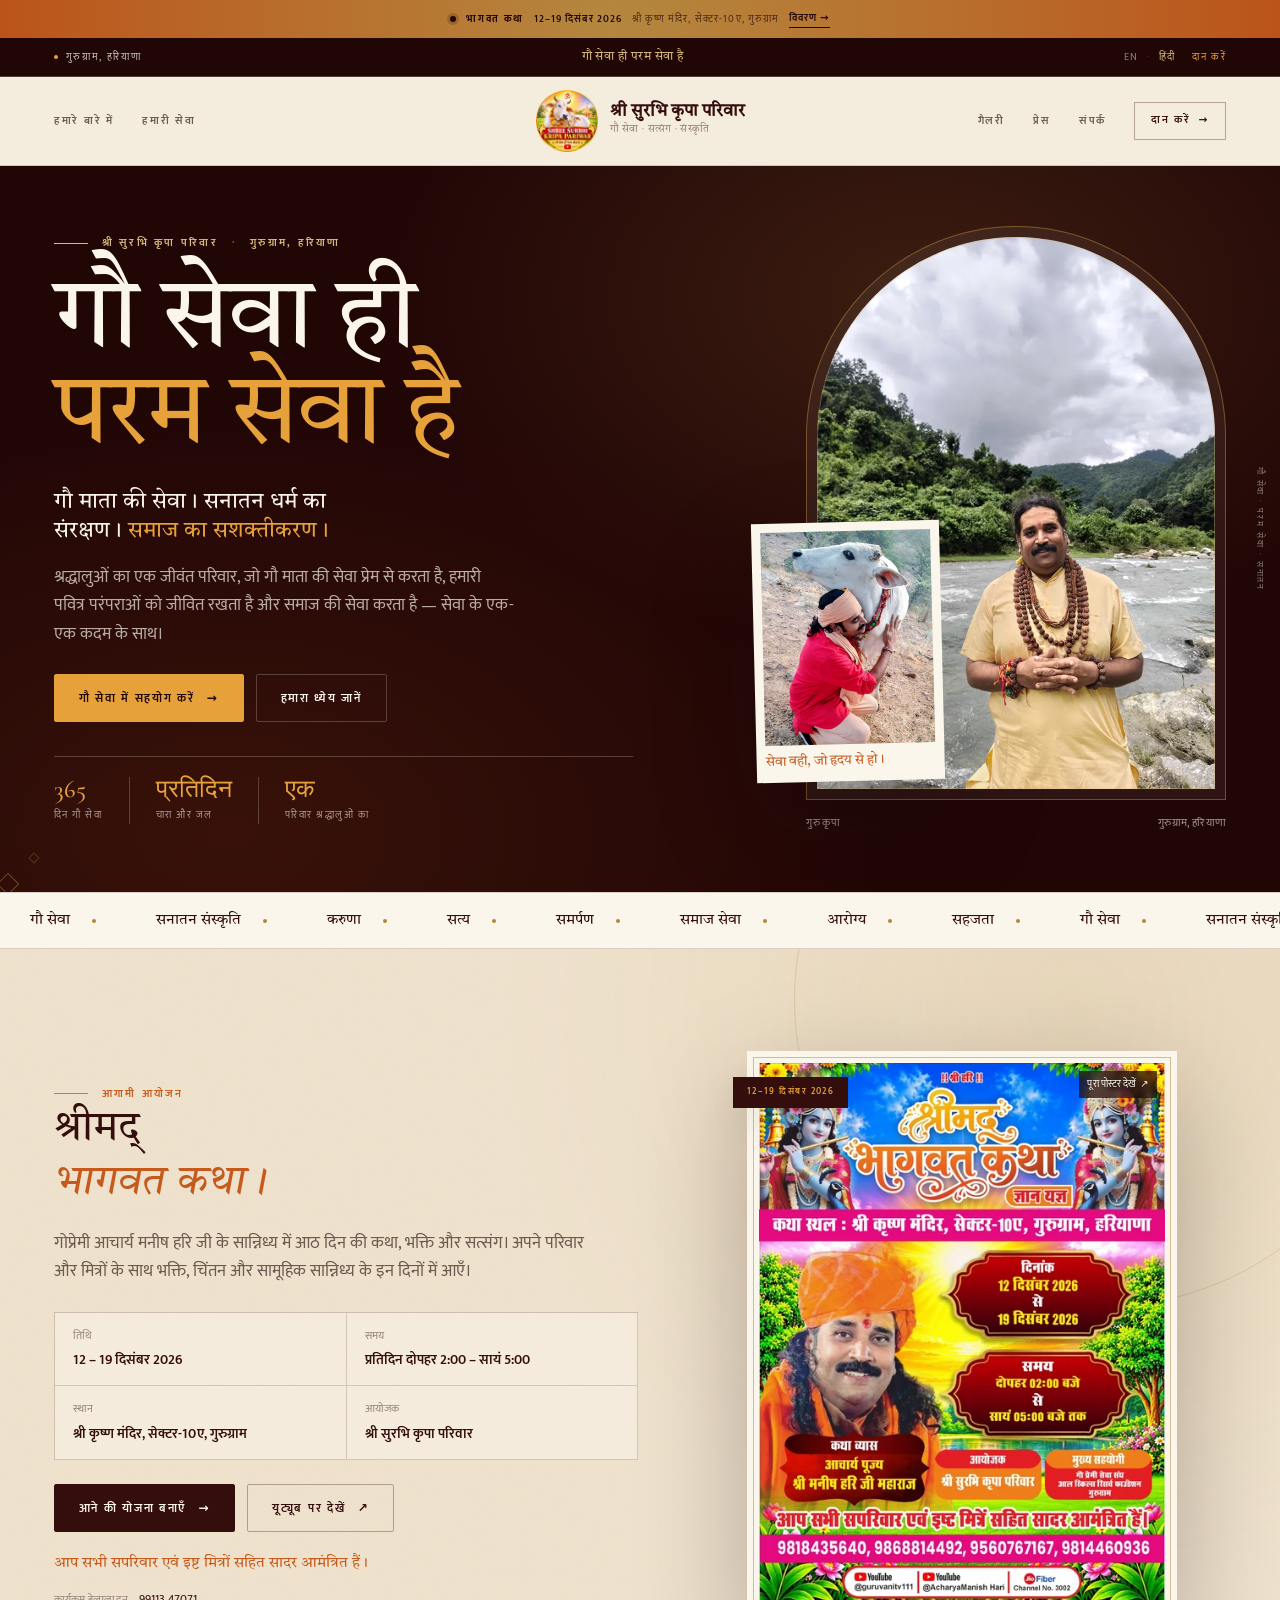
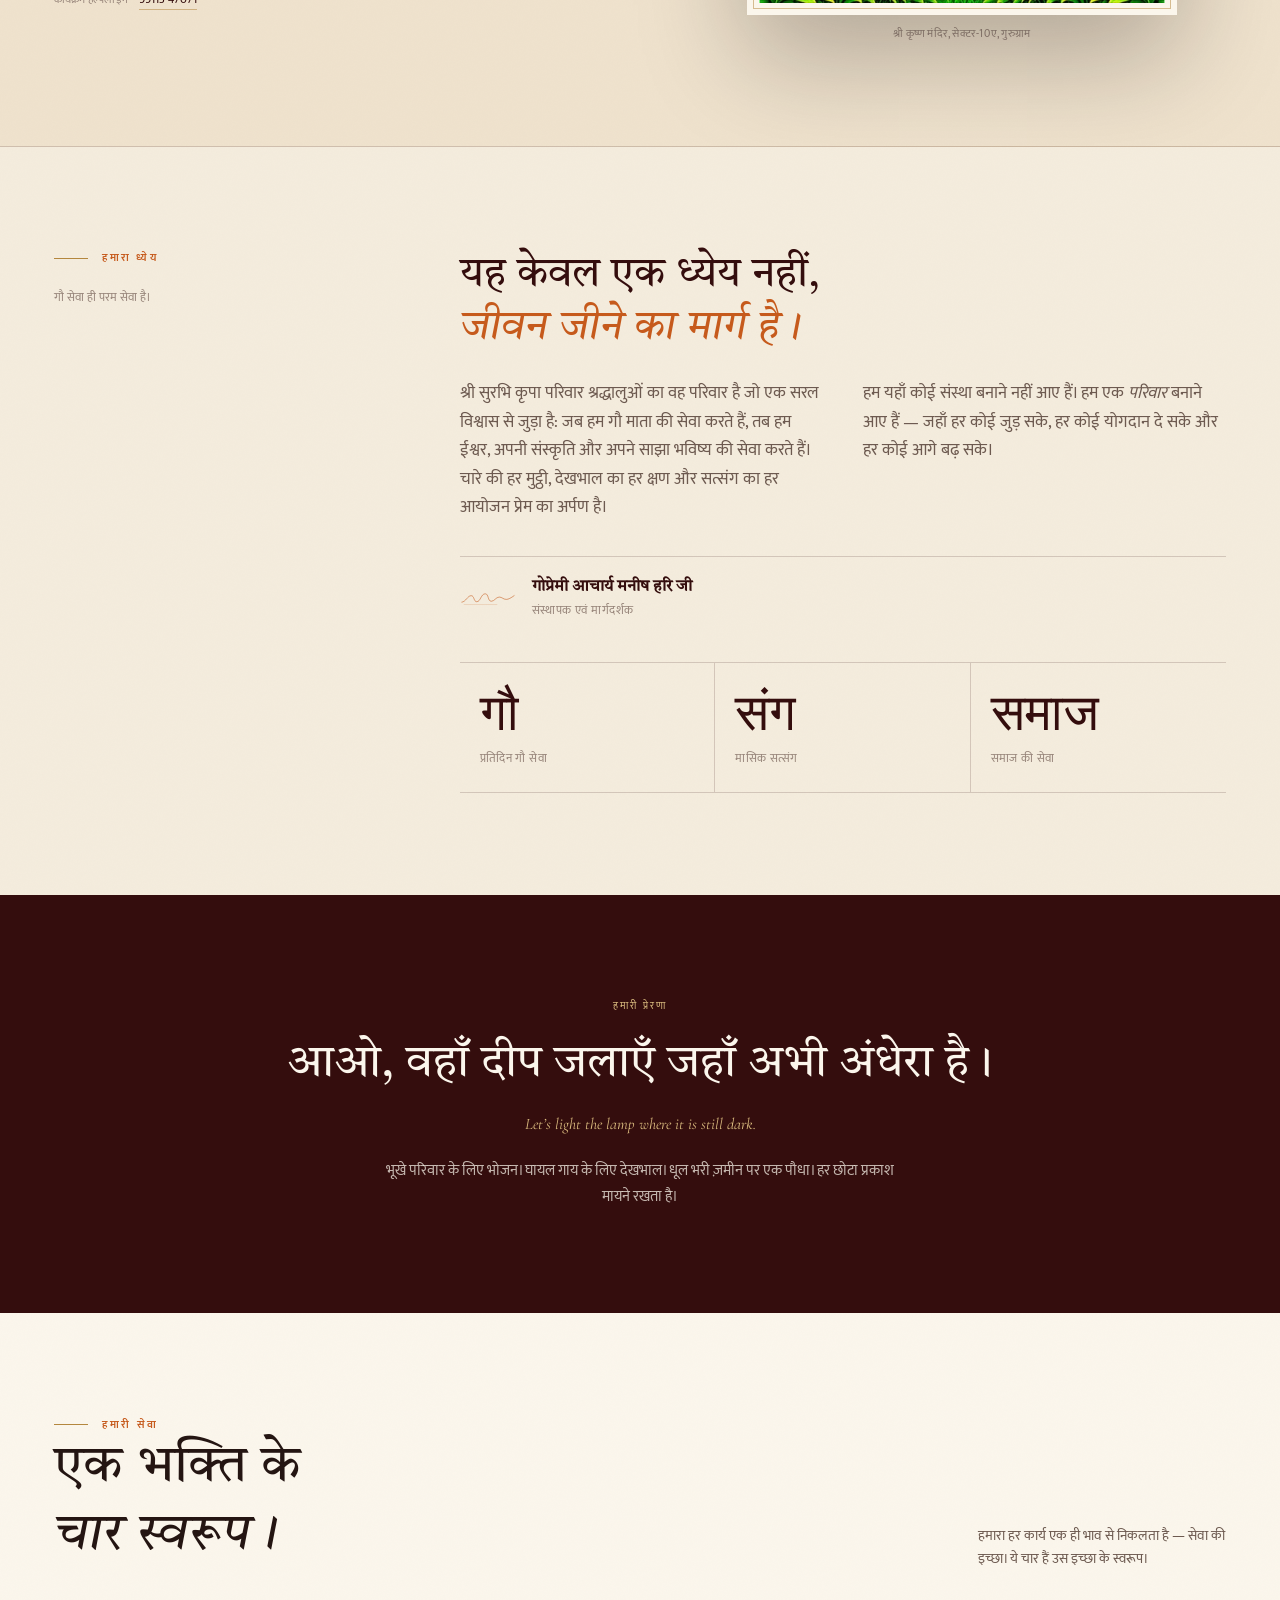
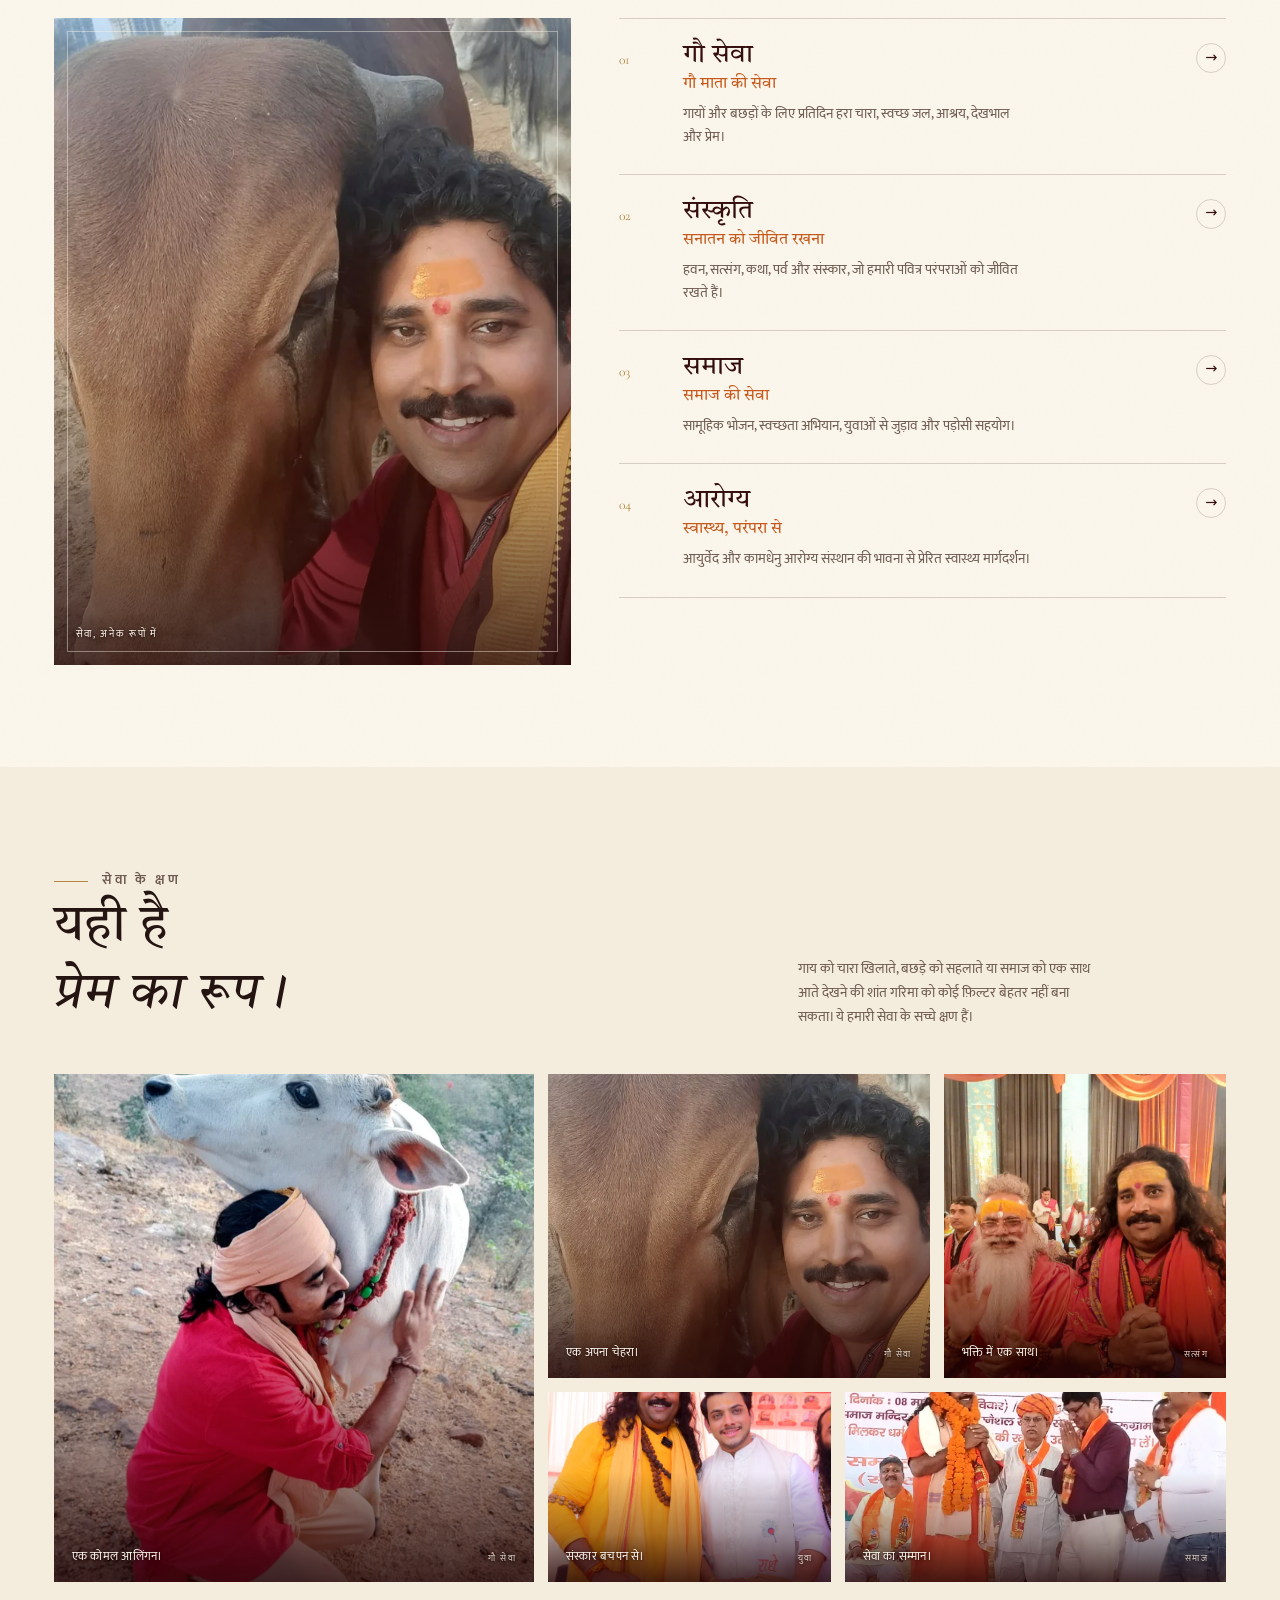
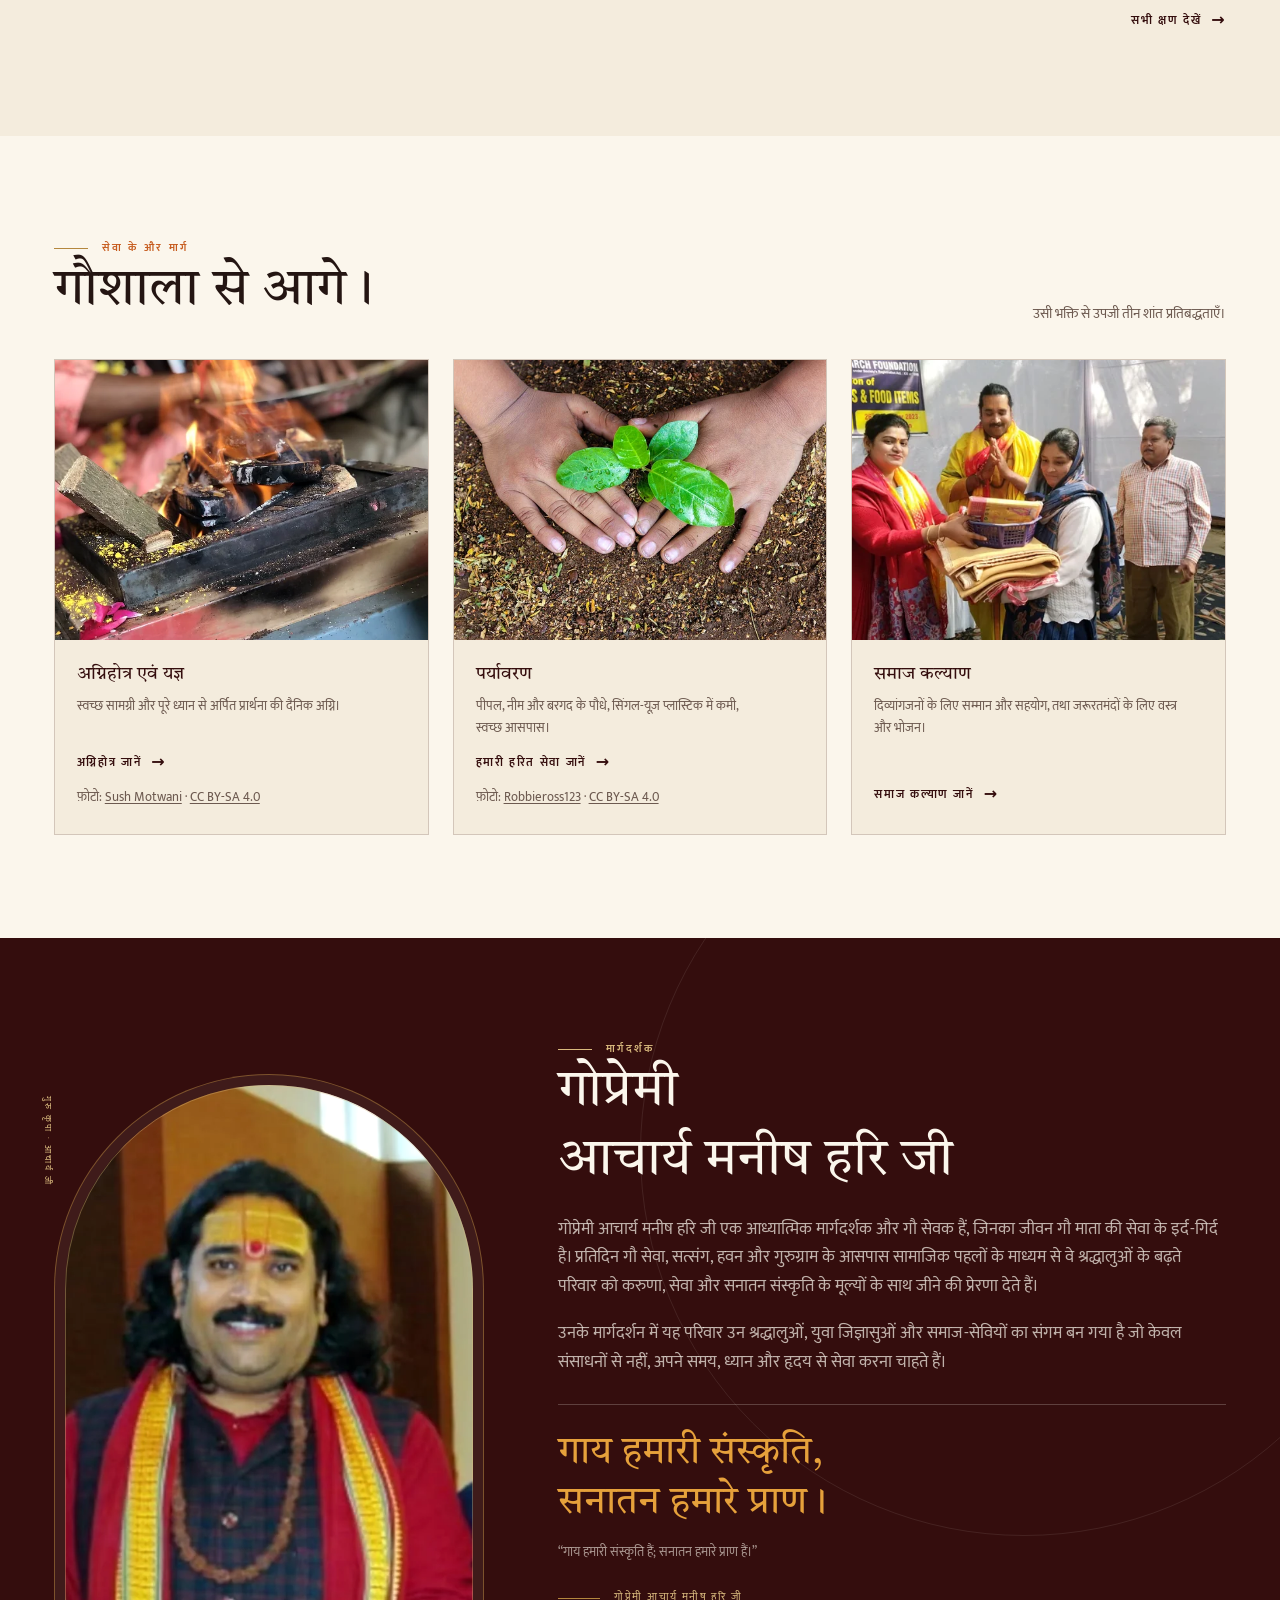
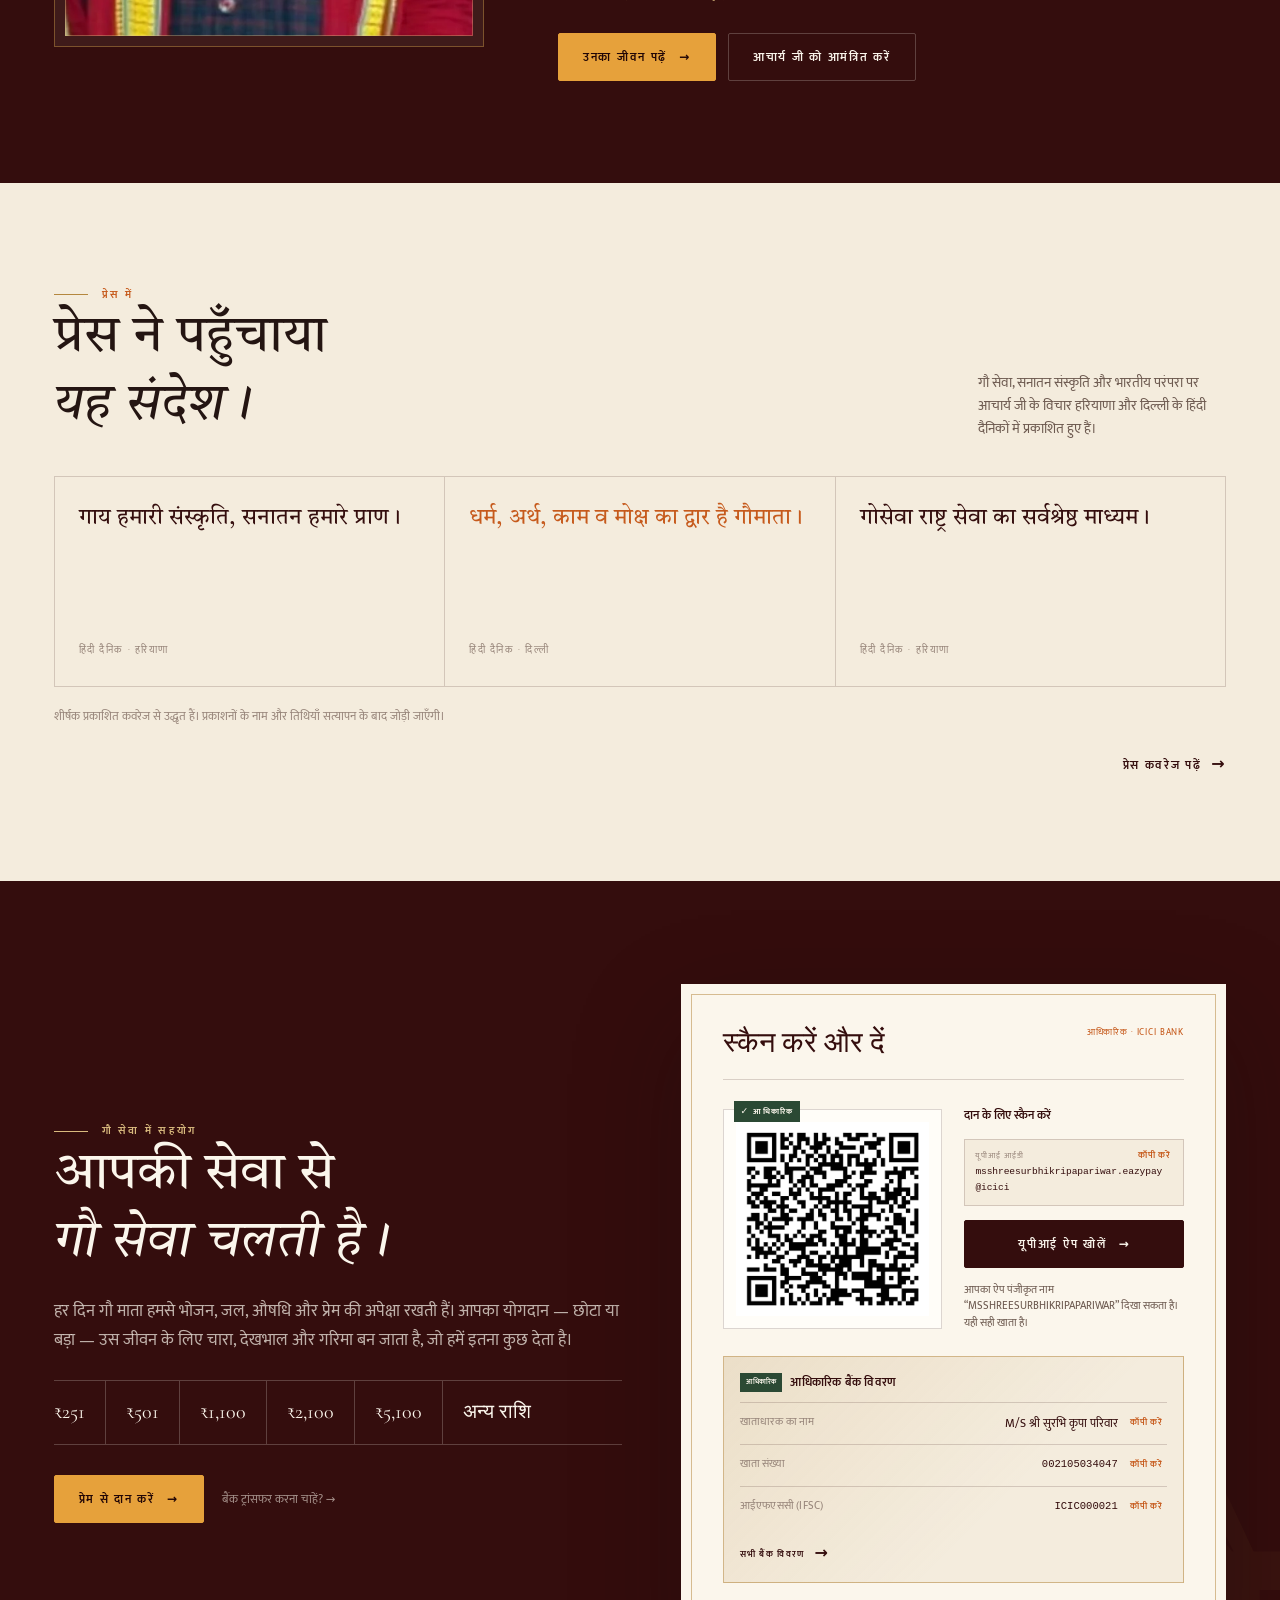
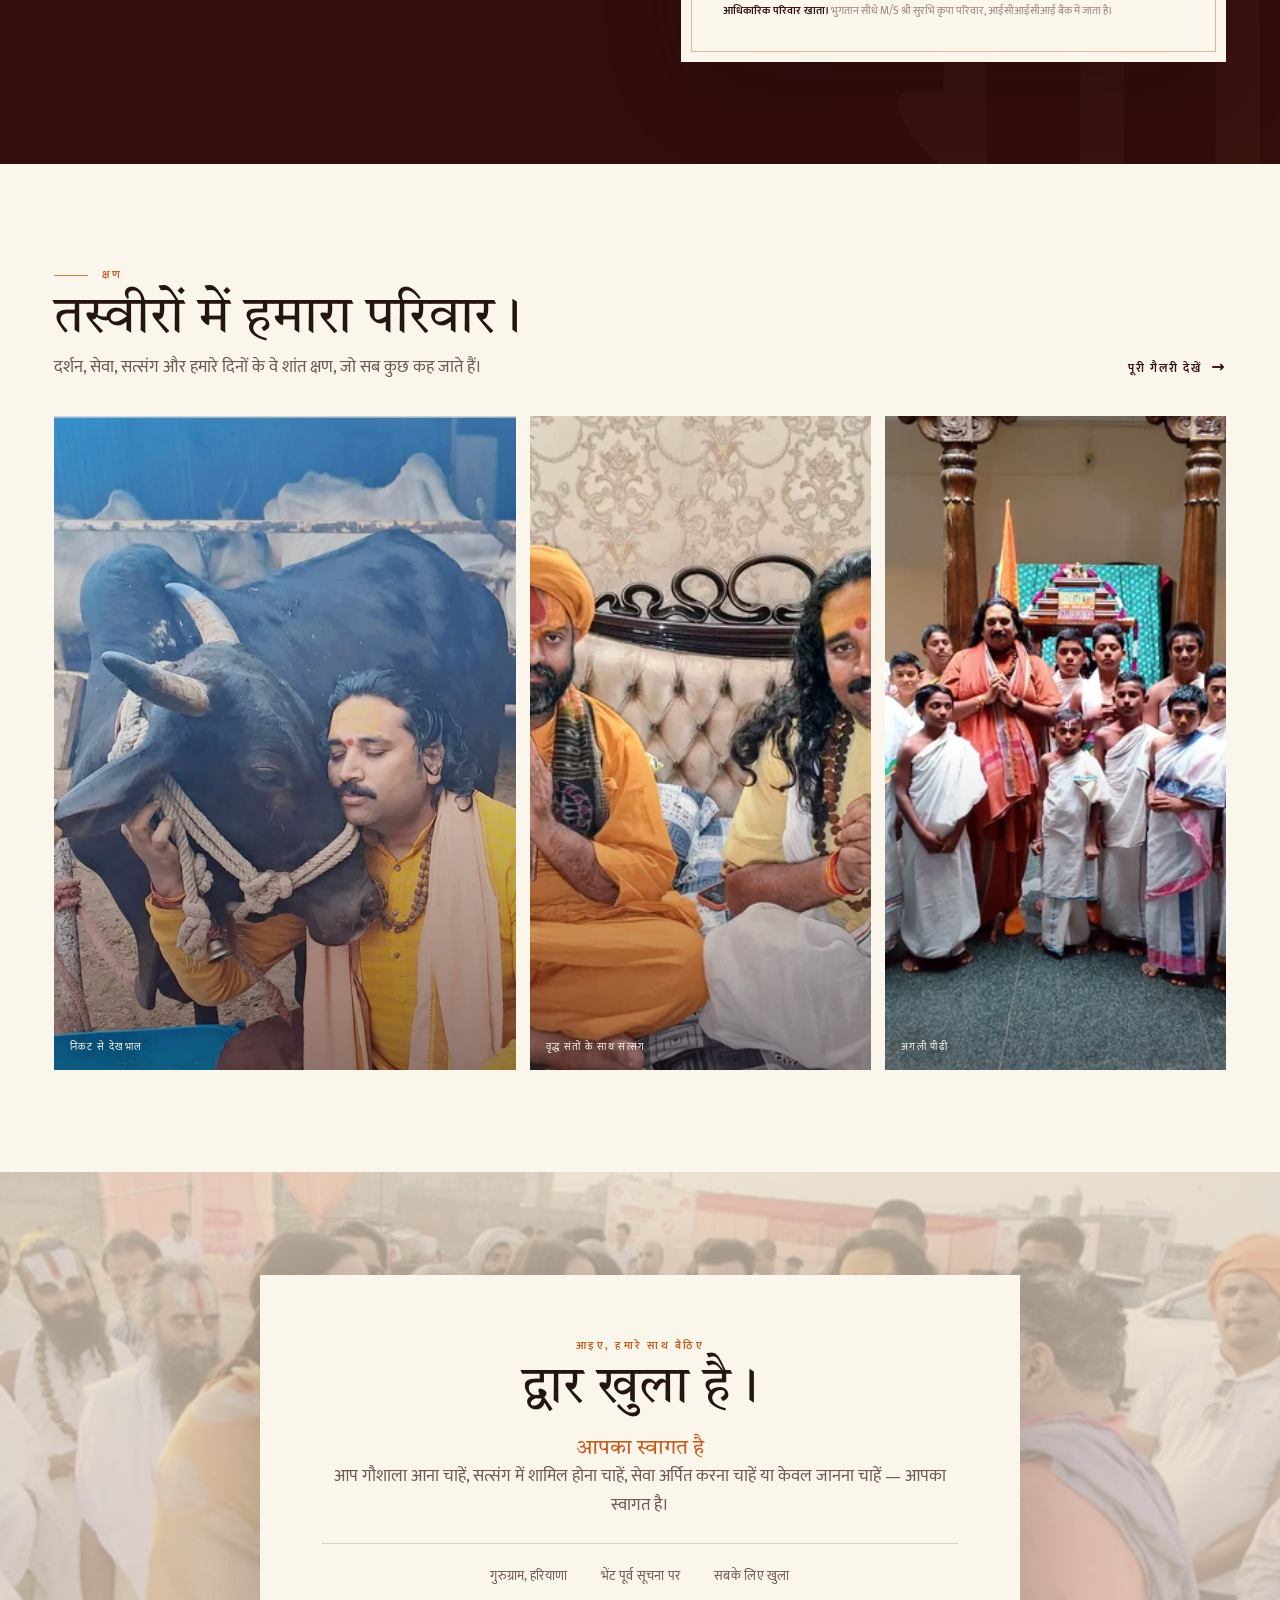
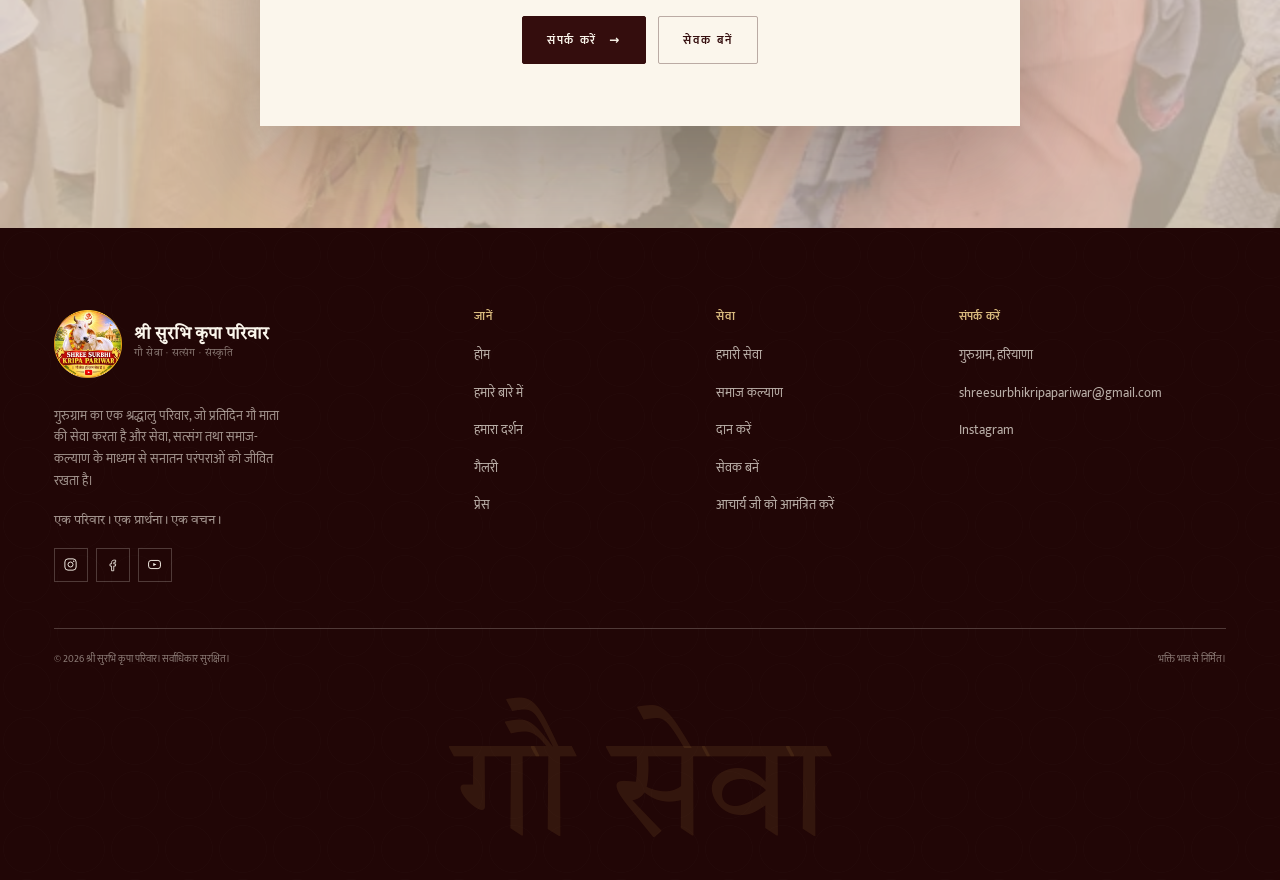
<file: hi/index.html>
<!DOCTYPE html>
<html lang="hi" class="no-js">
<head>
<meta charset="utf-8">
<meta name="viewport" content="width=device-width, initial-scale=1">
<title>श्री सुरभि कृपा परिवार | गुरुग्राम में गौ सेवा</title>
<meta name="description" content="गुरुग्राम में प्रतिदिन गौ सेवा, सत्संग और समाज-सेवा से जुड़ें। गोप्रेमी आचार्य मनीष हरि जी से प्रेरित श्री सुरभि कृपा परिवार। आज ही दान करें या सेवक बनें।">
<meta name="robots" content="index,follow">
<meta name="theme-color" content="#210606">
<meta property="og:type" content="website">
<meta property="og:site_name" content="श्री सुरभि कृपा परिवार">
<meta property="og:title" content="श्री सुरभि कृपा परिवार | गुरुग्राम में गौ सेवा">
<meta property="og:description" content="गुरुग्राम में प्रतिदिन गौ सेवा, सत्संग और समाज-सेवा से जुड़ें। गोप्रेमी आचार्य मनीष हरि जी से प्रेरित श्री सुरभि कृपा परिवार। आज ही दान करें या सेवक बनें।">
<meta property="og:locale" content="hi_IN">
<meta name="twitter:card" content="summary_large_image">
<link rel="icon" href="../assets/brand/favicon.ico" sizes="any">
<link rel="icon" type="image/png" sizes="32x32" href="../assets/brand/favicon-32.png">
<link rel="icon" type="image/png" sizes="192x192" href="../assets/brand/favicon-192.png">
<link rel="apple-touch-icon" href="../assets/brand/apple-touch-icon.png">
<link rel="preconnect" href="https://fonts.googleapis.com">
<link rel="preconnect" href="https://fonts.gstatic.com" crossorigin>
<link href="https://fonts.googleapis.com/css2?family=Cormorant+Garamond:ital,wght@0,400;0,500;0,600;1,400;1,500&family=Mukta:wght@300;400;500;600;700&family=Tiro+Devanagari+Hindi&display=swap" rel="stylesheet">
<link rel="stylesheet" href="../assets/css/theme.css">
<link rel="stylesheet" href="../assets/css/main.css">
<script type="application/ld+json">{"@context": "https://schema.org", "@type": "Organization", "name": "श्री सुरभि कृपा परिवार", "description": "गुरुग्राम का एक श्रद्धालु परिवार, जो प्रतिदिन गौ माता की सेवा करता है और सेवा, सत्संग तथा समाज-कल्याण के माध्यम से सनातन परंपराओं को जीवित रखता है।", "email": "shreesurbhikripapariwar@gmail.com", "founder": {"@type": "Person", "name": "गोप्रेमी आचार्य मनीष हरि जी"}, "address": {"@type": "PostalAddress", "addressLocality": "Gurugram", "addressRegion": "Haryana", "addressCountry": "IN"}, "sameAs": ["https://www.instagram.com/shreesurbhikripapariwar/", "https://www.facebook.com/search/top?q=Shree%20Surbhi%20Kripa%20Pariwar", "https://youtube.com/@acharyamanishhari"]}</script>
</head>
<body>
<a class="skip-link" href="#main">Skip to content</a>
<div class="announcement">
<div class="container announcement__inner">
<a class="announcement__link" href="#katha">
<span class="announcement__dot" aria-hidden="true"></span>
<span class="announcement__label">भागवत कथा</span>
<span class="announcement__when">12–19 दिसंबर 2026</span>
<span class="announcement__where">श्री कृष्ण मंदिर, सेक्टर-10ए, गुरुग्राम</span>
<span class="announcement__cta"><span class="announcement__cta-text">विवरण</span> <span aria-hidden="true">→</span></span>
</a>
</div>
</div><div class="topbar">
<div class="container topbar__inner">
<span class="topbar__place">गुरुग्राम, हरियाणा</span>
<span class="topbar__mantra">गौ सेवा ही परम सेवा है</span>
<div class="topbar__links">
<div class="topbar__lang">
<a href="index.html" class="" lang="en" hreflang="en">EN</a>
<span>·</span>
<a href="index.html" class="is-active" lang="hi" hreflang="hi">हिंदी</a>
</div>
<a class="topbar__donate" href="donate.html">दान करें</a>
</div>
</div>
</div><header class="masthead" data-header>
<div class="container masthead__inner">
<nav class="nav nav--left" aria-label="Primary">
<a class="nav__link" href="about.html">हमारे बारे में</a>
<a class="nav__link" href="seva.html">हमारी सेवा</a>
</nav>
<a class="brand" href="index.html" aria-label="श्री सुरभि कृपा परिवार — होम">
<span class="brand__mark" aria-hidden="true"></span>
<span class="brand__text"><span class="brand__name">श्री सुरभि कृपा परिवार</span><span class="brand__sub">गौ सेवा · सत्संग · संस्कृति</span></span>
</a>
<div class="masthead__end">
<nav class="nav nav--right" aria-label="Secondary">
<a class="nav__link" href="gallery.html">गैलरी</a>
<a class="nav__link" href="press.html">प्रेस</a>
<a class="nav__link" href="contact.html">संपर्क</a>
<a class="nav__cta" href="donate.html">दान करें <span aria-hidden="true">→</span></a>
</nav>
<button class="menu-toggle" type="button" data-menu-open aria-controls="site-menu" aria-expanded="false">
<svg class="menu-toggle__icon" viewBox="0 0 24 24" fill="none" aria-hidden="true" focusable="false">
<path d="M3.5 7.5h17" stroke="currentColor" stroke-width="1.3" stroke-linecap="round"/>
<path d="M3.5 12h9.5" stroke="currentColor" stroke-width="1.3" stroke-linecap="round"/>
<path class="menu-toggle__gem" d="M18 10.2 19.8 12 18 13.8 16.2 12Z"/>
<path d="M3.5 16.5h17" stroke="currentColor" stroke-width="1.3" stroke-linecap="round"/>
</svg>
<span class="sr-only">मेनू</span>
</button>
</div>
</div>
</header>
<div class="menu" id="site-menu" aria-hidden="true">
<div class="menu__head">
<span class="menu__brand">श्री सुरभि कृपा परिवार</span>
<button class="menu__close" type="button" data-menu-close aria-label="मेनू बंद करें">×</button>
</div>
<nav class="menu__nav" aria-label="Mobile"><a class="menu__link" href="index.html">होम<span>01</span></a><a class="menu__link" href="about.html">हमारे बारे में<span>02</span></a><a class="menu__link" href="seva.html">हमारी सेवा<span>03</span></a><a class="menu__link" href="gallery.html">गैलरी<span>04</span></a><a class="menu__link" href="press.html">प्रेस<span>05</span></a><a class="menu__link" href="donate.html">दान करें<span>06</span></a><a class="menu__link" href="contact.html">संपर्क<span>07</span></a></nav>
<div class="menu__meta">
<span>गुरुग्राम, हरियाणा, भारत</span>
<span>भेंट पूर्व सूचना पर · सोम–रवि</span>
<a href="mailto:shreesurbhikripapariwar@gmail.com">shreesurbhikripapariwar@gmail.com</a>
<div class="topbar__lang"><a href="index.html">हिंदी / English</a></div>
</div>
</div>
<main id="main">
<section class="hero grain">
<div class="container hero__inner">
<div class="hero__copy">
<p class="eyebrow eyebrow--light hero__eyebrow">श्री सुरभि कृपा परिवार <span class="eyebrow__sep">·</span> गुरुग्राम, हरियाणा</p>
<h1 class="hero__title">गौ सेवा ही<em>परम सेवा है</em></h1>
<p class="hero__lede">गौ माता की सेवा। सनातन धर्म का संरक्षण। <em>समाज का सशक्तीकरण।</em></p>
<p class="hero__body">श्रद्धालुओं का एक जीवंत परिवार, जो गौ माता की सेवा प्रेम से करता है, हमारी पवित्र परंपराओं को जीवित रखता है और समाज की सेवा करता है — सेवा के एक-एक कदम के साथ।</p>
<div class="hero__actions">
<a class="btn btn--primary" href="donate.html">गौ सेवा में सहयोग करें <span class="btn__arrow" aria-hidden="true">→</span></a>
<a class="btn btn--ghost" href="seva.html">हमारा ध्येय जानें</a>
</div>
<div class="hero__meta"><div class="hero__stat"><strong>365</strong><span>दिन गौ सेवा</span></div><div class="hero__stat"><strong>प्रतिदिन</strong><span>चारा और जल</span></div><div class="hero__stat"><strong>एक</strong><span>परिवार श्रद्धालुओं का</span></div></div>
</div>
<figure class="hero__figure">
<div class="arch arch--hero"><img src="../assets/images/acharya-river.webp" srcset="../assets/images/acharya-river-640.webp 640w, ../assets/images/acharya-river-1080.webp 1080w, ../assets/images/acharya-river-1500.webp 1500w" sizes="(max-width: 760px) 90vw, 420px" width="3072" height="4096" alt="Gopremi Acharya Manish Hari Ji standing by a mountain river with folded hands, wearing a yellow kurta and rudraksha malas." loading="eager" decoding="async" fetchpriority="high" class="arch__img"></div>
<div class="hero__overlap">
<img src="../assets/images/cow-embrace.webp" srcset="../assets/images/cow-embrace-640.webp 640w, ../assets/images/cow-embrace-988.webp 988w" sizes="220px" width="988" height="1600" alt="Acharya Manish Hari Ji embracing a white cow in a forest clearing." loading="lazy" decoding="async">
<span>सेवा वही, जो हृदय से हो।</span>
</div>
<figcaption class="hero__caption"><span>गुरु कृपा</span><span>गुरुग्राम, हरियाणा</span></figcaption>
</figure>
</div>
<span class="hero__rail" aria-hidden="true">गौ सेवा · परम सेवा · सनातन</span>
<span class="hero__petal" aria-hidden="true"></span><span class="hero__petal hero__petal--two" aria-hidden="true"></span>
</section>

<div class="marquee" aria-hidden="true"><div class="marquee__track"><span class="marquee__item">गौ सेवा<span class="marquee__dot" aria-hidden="true"></span></span><span class="marquee__item">सनातन संस्कृति<span class="marquee__dot" aria-hidden="true"></span></span><span class="marquee__item">करुणा<span class="marquee__dot" aria-hidden="true"></span></span><span class="marquee__item">सत्य<span class="marquee__dot" aria-hidden="true"></span></span><span class="marquee__item">समर्पण<span class="marquee__dot" aria-hidden="true"></span></span><span class="marquee__item">समाज सेवा<span class="marquee__dot" aria-hidden="true"></span></span><span class="marquee__item">आरोग्य<span class="marquee__dot" aria-hidden="true"></span></span><span class="marquee__item">सहजता<span class="marquee__dot" aria-hidden="true"></span></span><span class="marquee__item">गौ सेवा<span class="marquee__dot" aria-hidden="true"></span></span><span class="marquee__item">सनातन संस्कृति<span class="marquee__dot" aria-hidden="true"></span></span><span class="marquee__item">करुणा<span class="marquee__dot" aria-hidden="true"></span></span><span class="marquee__item">सत्य<span class="marquee__dot" aria-hidden="true"></span></span><span class="marquee__item">समर्पण<span class="marquee__dot" aria-hidden="true"></span></span><span class="marquee__item">समाज सेवा<span class="marquee__dot" aria-hidden="true"></span></span><span class="marquee__item">आरोग्य<span class="marquee__dot" aria-hidden="true"></span></span><span class="marquee__item">सहजता<span class="marquee__dot" aria-hidden="true"></span></span></div></div>

<section class="section event grain" id="katha">
<div class="container event__grid">
<div class="event__copy reveal">
<p class="eyebrow">आगामी आयोजन</p>
<h2>श्रीमद्<br><em>भागवत कथा।</em></h2>
<p class="event__hindi">श्रीमद् भागवत कथा</p>
<p class="body-copy">गोप्रेमी आचार्य मनीष हरि जी के सान्निध्य में आठ दिन की कथा, भक्ति और सत्संग। अपने परिवार और मित्रों के साथ भक्ति, चिंतन और सामूहिक सान्निध्य के इन दिनों में आएँ।</p>
<div class="event__facts"><div class="event__fact"><span>तिथि</span><strong>12 – 19 दिसंबर 2026</strong></div><div class="event__fact"><span>समय</span><strong>प्रतिदिन दोपहर 2:00 – सायं 5:00</strong></div><div class="event__fact"><span>स्थान</span><strong>श्री कृष्ण मंदिर, सेक्टर-10ए, गुरुग्राम</strong></div><div class="event__fact"><span>आयोजक</span><strong>श्री सुरभि कृपा परिवार</strong></div></div>
<div class="event__actions">
<a class="btn btn--dark" href="contact.html">आने की योजना बनाएँ <span class="btn__arrow" aria-hidden="true">→</span></a>
<a class="btn btn--outline" href="https://youtube.com/@acharyamanishhari" target="_blank" rel="noopener noreferrer">यूट्यूब पर देखें <span aria-hidden="true">↗</span></a>
</div>
<p class="event__note">आप सभी सपरिवार एवं इष्ट मित्रों सहित सादर आमंत्रित हैं।</p>
<p class="event__contact"><span>कार्यक्रम हेल्पलाइन</span> <a href="tel:+919911347071">99113 47071</a></p>
</div>
<figure class="event__poster reveal reveal--delay-1">
<a class="event__poster-link" href="../assets/images/event-katha-1204.webp" target="_blank" rel="noopener noreferrer" aria-label="पूरा पोस्टर देखें">
<img src="../assets/images/event-katha.webp" srcset="../assets/images/event-katha-480.webp 480w, ../assets/images/event-katha-800.webp 800w, ../assets/images/event-katha-1204.webp 1204w" sizes="(max-width: 760px) 86vw, 420px" width="1204" height="1600" alt="श्रीमद् भागवत कथा, 12–19 दिसंबर 2026, श्री कृष्ण मंदिर, सेक्टर-10ए, गुरुग्राम का पोस्टर।" loading="lazy" decoding="async">
<span class="event__poster-zoom">पूरा पोस्टर देखें <span aria-hidden="true">↗</span></span>
</a>
<span class="event__date">12–19 दिसंबर 2026</span>
<figcaption>श्री कृष्ण मंदिर, सेक्टर-10ए, गुरुग्राम</figcaption>
</figure>
</div>
</section>

<section class="section manifesto grain">
<div class="container manifesto__grid">
<div class="manifesto__side reveal">
<p class="eyebrow">हमारा ध्येय</p>
<p class="manifesto__side-note">गौ सेवा ही परम सेवा है।</p>
</div>
<div class="manifesto__main reveal reveal--delay-1">
<h2 class="manifesto__statement display">यह केवल एक ध्येय नहीं,<br><em>जीवन जीने का मार्ग है।</em></h2>
<div class="manifesto__body"><p>श्री सुरभि कृपा परिवार श्रद्धालुओं का वह परिवार है जो एक सरल विश्वास से जुड़ा है: जब हम गौ माता की सेवा करते हैं, तब हम ईश्वर, अपनी संस्कृति और अपने साझा भविष्य की सेवा करते हैं। चारे की हर मुट्ठी, देखभाल का हर क्षण और सत्संग का हर आयोजन प्रेम का अर्पण है।</p><p>हम यहाँ कोई संस्था बनाने नहीं आए हैं। हम एक <em>परिवार</em> बनाने आए हैं — जहाँ हर कोई जुड़ सके, हर कोई योगदान दे सके और हर कोई आगे बढ़ सके।</p></div>
<div class="manifesto__sign"><svg viewBox="0 0 120 40" fill="none" aria-hidden="true">
<path d="M4 29c9-1 12-14 20-14 7 0 5 13 12 13 8 0 9-17 18-17 8 0 5 16 13 16 7 0 10-9 17-9 6 0 9 5 15 5 5 0 10-3 17-8" stroke="currentColor" stroke-width="1.2" stroke-linecap="round"/>
<path d="M9 34h70" stroke="currentColor" stroke-width=".8" opacity=".45" stroke-linecap="round"/>
</svg><div><strong>गोप्रेमी आचार्य मनीष हरि जी</strong><span>संस्थापक एवं मार्गदर्शक</span></div></div>
<div class="stat-row"><div class="stat"><strong>गौ</strong><span>प्रतिदिन गौ सेवा</span></div><div class="stat"><strong>संग</strong><span>मासिक सत्संग</span></div><div class="stat"><strong>समाज</strong><span>समाज की सेवा</span></div></div>
</div>
</div>
</section>

<section class="section section--maroon message-section grain">
<div class="container">
<div class="message-banner reveal">
<p class="message-banner__label">हमारी प्रेरणा</p>
<p class="message-banner__quote">आओ, वहाँ दीप जलाएँ जहाँ अभी अंधेरा है।</p>
<p class="message-banner__alt" lang="en">Let’s light the lamp where it is still dark.</p>
<p class="message-banner__body">भूखे परिवार के लिए भोजन। घायल गाय के लिए देखभाल। धूल भरी ज़मीन पर एक पौधा। हर छोटा प्रकाश मायने रखता है।</p>
</div>
</div>
</section>

<section class="section section--raised pillars grain">
<div class="container">
<div class="pillars__head reveal">
<div><p class="eyebrow">हमारी सेवा</p><h2>एक भक्ति के<br><em>चार स्वरूप।</em></h2></div>
<p class="pillars__head-note">हमारा हर कार्य एक ही भाव से निकलता है — सेवा की इच्छा। ये चार हैं उस इच्छा के स्वरूप।</p>
</div>
<div class="pillars__grid">
<div class="pillars__media reveal reveal--scale">
<div class="pillars__images"><img src="../assets/images/gau-seva-brown-cow.webp" srcset="../assets/images/gau-seva-brown-cow-640.webp 640w, ../assets/images/gau-seva-brown-cow-900.webp 900w" sizes="(max-width: 760px) 92vw, 500px" width="900" height="1600" alt="गोप्रेमी आचार्य मनीष हरि जी भूरी गाय के पास मुस्कुराते हुए, पीछे अन्य गायें।" loading="lazy" decoding="async" class="pillar__img is-active"><img src="../assets/images/acharya-stage.webp" srcset="../assets/images/acharya-stage-640.webp 640w, ../assets/images/acharya-stage-899.webp 899w" sizes="(max-width: 760px) 92vw, 500px" width="899" height="1600" alt="आचार्य मनीष हरि जी माइक से सत्संग में बोलते हुए।" loading="lazy" decoding="async" class="pillar__img"><img src="../assets/images/community-event.webp" srcset="../assets/images/community-event-640.webp 640w, ../assets/images/community-event-1080.webp 1080w, ../assets/images/community-event-1600.webp 1600w" sizes="(max-width: 760px) 92vw, 500px" width="1600" height="1068" alt="आचार्य मनीष हरि जी समाज के लोगों और संतों के साथ बाहरी आयोजन में।" loading="lazy" decoding="async" class="pillar__img"><img src="../assets/images/acharya-contemplation.webp" srcset="../assets/images/acharya-contemplation-640.webp 640w, ../assets/images/acharya-contemplation-1080.webp 1080w" sizes="(max-width: 760px) 92vw, 500px" width="1080" height="924" alt="आचार्य मनीष हरि जी नारंगी शॉल में शांत ध्यान में, आँखें बंद।" loading="lazy" decoding="async" class="pillar__img"></div>
<span class="pillars__caption">सेवा, अनेक रूपों में</span>
</div>
<div class="pillar-list reveal reveal--delay-1"><article class="pillar" data-pillar="0" tabindex="0">
<span class="pillar__num">01</span>
<div><h3>गौ सेवा<span>गौ माता की सेवा</span></h3><p>गायों और बछड़ों के लिए प्रतिदिन हरा चारा, स्वच्छ जल, आश्रय, देखभाल और प्रेम।</p></div>
<a class="pillar__link" href="donate.html" aria-label="चारा अर्पित करें">→</a>
</article><article class="pillar" data-pillar="1" tabindex="0">
<span class="pillar__num">02</span>
<div><h3>संस्कृति<span>सनातन को जीवित रखना</span></h3><p>हवन, सत्संग, कथा, पर्व और संस्कार, जो हमारी पवित्र परंपराओं को जीवित रखते हैं।</p></div>
<a class="pillar__link" href="contact.html" aria-label="सत्संग से जुड़ें">→</a>
</article><article class="pillar" data-pillar="2" tabindex="0">
<span class="pillar__num">03</span>
<div><h3>समाज<span>समाज की सेवा</span></h3><p>सामूहिक भोजन, स्वच्छता अभियान, युवाओं से जुड़ाव और पड़ोसी सहयोग।</p></div>
<a class="pillar__link" href="contact.html#volunteer" aria-label="समाज की सेवा करें">→</a>
</article><article class="pillar" data-pillar="3" tabindex="0">
<span class="pillar__num">04</span>
<div><h3>आरोग्य<span>स्वास्थ्य, परंपरा से</span></h3><p>आयुर्वेद और कामधेनु आरोग्य संस्थान की भावना से प्रेरित स्वास्थ्य मार्गदर्शन।</p></div>
<a class="pillar__link" href="contact.html" aria-label="हमसे बात करें">→</a>
</article></div>
</div>
</div>
</section>

<section class="section mosaic">
<div class="container">
<div class="mosaic__head reveal">
<div><p class="eyebrow">सेवा के क्षण</p><h2>यही है<br><em>प्रेम का रूप।</em></h2></div>
<p>गाय को चारा खिलाते, बछड़े को सहलाते या समाज को एक साथ आते देखने की शांत गरिमा को कोई फ़िल्टर बेहतर नहीं बना सकता। ये हमारी सेवा के सच्चे क्षण हैं।</p>
</div>
<div class="mosaic__grid"><a class="mosaic__item mosaic__item--a reveal" href="gallery.html">
<img src="../assets/images/cow-embrace.webp" srcset="../assets/images/cow-embrace-640.webp 640w, ../assets/images/cow-embrace-988.webp 988w" sizes="(max-width: 760px) 92vw, 40vw" width="988" height="1600" alt="आचार्य मनीष हरि जी जंगल में सफ़ेद गाय को गले लगाते हुए।" loading="lazy" decoding="async">
<span class="mosaic__caption"><span>एक कोमल आलिंगन।</span><span>गौ सेवा</span></span>
</a><a class="mosaic__item mosaic__item--b reveal" href="gallery.html">
<img src="../assets/images/gau-seva-brown-cow.webp" srcset="../assets/images/gau-seva-brown-cow-640.webp 640w, ../assets/images/gau-seva-brown-cow-900.webp 900w" sizes="(max-width: 760px) 92vw, 40vw" width="900" height="1600" alt="आचार्य मनीष हरि जी भूरी गाय के साथ।" loading="lazy" decoding="async">
<span class="mosaic__caption"><span>एक अपना चेहरा।</span><span>गौ सेवा</span></span>
</a><a class="mosaic__item mosaic__item--c reveal" href="gallery.html">
<img src="../assets/images/elder-sadhu.webp" srcset="../assets/images/elder-sadhu-640.webp 640w, ../assets/images/elder-sadhu-932.webp 932w" sizes="(max-width: 760px) 92vw, 40vw" width="932" height="1599" alt="आचार्य मनीष हरि जी एक वृद्ध संत के साथ सजे आयोजन में।" loading="lazy" decoding="async">
<span class="mosaic__caption"><span>भक्ति में एक साथ।</span><span>सत्संग</span></span>
</a><a class="mosaic__item mosaic__item--d reveal" href="gallery.html">
<img src="../assets/images/youth-temple.webp" srcset="../assets/images/youth-temple-640.webp 640w, ../assets/images/youth-temple-1068.webp 1068w" sizes="(max-width: 760px) 92vw, 40vw" width="1068" height="1600" alt="सफ़ेद पारंपरिक वस्त्रों में युवा विद्यार्थी मंदिर में।" loading="lazy" decoding="async">
<span class="mosaic__caption"><span>संस्कार बचपन से।</span><span>युवा</span></span>
</a><a class="mosaic__item mosaic__item--e reveal" href="gallery.html">
<img src="../assets/images/honours-shawl.webp" srcset="../assets/images/honours-shawl-640.webp 640w, ../assets/images/honours-shawl-1080.webp 1080w, ../assets/images/honours-shawl-1200.webp 1200w" sizes="(max-width: 760px) 92vw, 40vw" width="1200" height="1600" alt="सेवा के सम्मान में शॉल भेंट करते हुए।" loading="lazy" decoding="async">
<span class="mosaic__caption"><span>सेवा का सम्मान।</span><span>समाज</span></span>
</a></div>
<div class="mosaic__link"><a class="link-arrow" href="gallery.html">सभी क्षण देखें</a></div>
</div>
</section>

<section class="section section--raised initiatives">
<div class="container">
<div class="values__head reveal">
<div><p class="eyebrow">सेवा के और मार्ग</p><h2>गौशाला से आगे।</h2></div>
<p class="pillars__head-note">उसी भक्ति से उपजी तीन शांत प्रतिबद्धताएँ।</p>
</div>
<div class="initiative-grid"><article class="initiative-card reveal">
<a class="initiative-card__media" href="seva.html#agnihotra" tabindex="-1" aria-hidden="true"><img src="../assets/images/agnihotra-yagya.webp" srcset="../assets/images/agnihotra-yagya-640.webp 640w, ../assets/images/agnihotra-yagya-1080.webp 1080w, ../assets/images/agnihotra-yagya-1280.webp 1280w" sizes="(max-width: 760px) 92vw, 30vw" width="1280" height="1707" alt="पवित्र अग्नि और अर्पण से युक्त हवन कुंड।" loading="lazy" decoding="async"></a>
<div class="initiative-card__body">
<h3>अग्निहोत्र एवं यज्ञ</h3>
<p>स्वच्छ सामग्री और पूरे ध्यान से अर्पित प्रार्थना की दैनिक अग्नि।</p>
<div class="initiative-card__foot">
<a class="link-arrow" href="seva.html#agnihotra">अग्निहोत्र जानें</a>
<p class="img-credit">फ़ोटो: <a href="https://commons.wikimedia.org/wiki/File:Havan_kund_(_Fire_pit_).jpg" target="_blank" rel="noopener noreferrer">Sush Motwani</a> · <a href="https://creativecommons.org/licenses/by-sa/4.0/" target="_blank" rel="noopener noreferrer">CC BY-SA 4.0</a></p>
</div>
</div>
</article><article class="initiative-card reveal">
<a class="initiative-card__media" href="seva.html#environment" tabindex="-1" aria-hidden="true"><img src="../assets/images/tree-plantation.webp" srcset="../assets/images/tree-plantation-640.webp 640w, ../assets/images/tree-plantation-1080.webp 1080w, ../assets/images/tree-plantation-1280.webp 1280w" sizes="(max-width: 760px) 92vw, 30vw" width="1280" height="853" alt="तैयार मिट्टी में हाथों से छोटा पौधा लगाते हुए।" loading="lazy" decoding="async"></a>
<div class="initiative-card__body">
<h3>पर्यावरण</h3>
<p>पीपल, नीम और बरगद के पौधे, सिंगल-यूज़ प्लास्टिक में कमी, स्वच्छ आसपास।</p>
<div class="initiative-card__foot">
<a class="link-arrow" href="seva.html#environment">हमारी हरित सेवा जानें</a>
<p class="img-credit">फ़ोटो: <a href="https://commons.wikimedia.org/wiki/File:Plant_a_Sapling_for_Better_Future.jpg" target="_blank" rel="noopener noreferrer">Robbieross123</a> · <a href="https://creativecommons.org/licenses/by-sa/4.0/" target="_blank" rel="noopener noreferrer">CC BY-SA 4.0</a></p>
</div>
</div>
</article><article class="initiative-card reveal">
<a class="initiative-card__media" href="seva.html#social-welfare" tabindex="-1" aria-hidden="true"><img src="../assets/images/winter-blanket-handover.webp" srcset="../assets/images/winter-blanket-handover-640.webp 640w, ../assets/images/winter-blanket-handover-1080.webp 1080w, ../assets/images/winter-blanket-handover-1600.webp 1600w" sizes="(max-width: 760px) 92vw, 30vw" width="1600" height="900" alt="शीतकालीन वितरण अभियान में परिवार को कंबल, वस्त्र और भोजन देते हुए।" loading="lazy" decoding="async"></a>
<div class="initiative-card__body">
<h3>समाज कल्याण</h3>
<p>दिव्यांगजनों के लिए सम्मान और सहयोग, तथा जरूरतमंदों के लिए वस्त्र और भोजन।</p>
<div class="initiative-card__foot">
<a class="link-arrow" href="seva.html#social-welfare">समाज कल्याण जानें</a>

</div>
</div>
</article></div>
</div>
</section>

<section class="section section--maroon feature grain">
<div class="container feature__grid">
<div class="feature__portrait reveal reveal--scale">
<span class="feature__portrait-label">गुरु कृपा · आचार्य जी</span>
<div class="arch"><img src="../assets/images/acharya-portrait.webp" srcset="../assets/images/acharya-portrait-632.webp 632w" sizes="(max-width: 760px) 80vw, 430px" width="632" height="1390" alt="गोप्रेमी आचार्य मनीष हरि जी हाथ में पुस्तक लिए, लाल-सुनहरी शॉल में।" loading="lazy" decoding="async" class="arch__img"></div>
</div>
<div class="feature__copy reveal reveal--delay-1">
<p class="eyebrow eyebrow--light">मार्गदर्शक</p>
<h2>गोप्रेमी<br>आचार्य मनीष हरि जी</h2>
<p class="body-copy">गोप्रेमी आचार्य मनीष हरि जी एक आध्यात्मिक मार्गदर्शक और गौ सेवक हैं, जिनका जीवन गौ माता की सेवा के इर्द-गिर्द है। प्रतिदिन गौ सेवा, सत्संग, हवन और गुरुग्राम के आसपास सामाजिक पहलों के माध्यम से वे श्रद्धालुओं के बढ़ते परिवार को करुणा, सेवा और सनातन संस्कृति के मूल्यों के साथ जीने की प्रेरणा देते हैं।</p><p class="body-copy">उनके मार्गदर्शन में यह परिवार उन श्रद्धालुओं, युवा जिज्ञासुओं और समाज-सेवियों का संगम बन गया है जो केवल संसाधनों से नहीं, अपने समय, ध्यान और हृदय से सेवा करना चाहते हैं।</p>
<div class="feature__quote">
<blockquote>गाय हमारी संस्कृति,<br>सनातन हमारे प्राण।</blockquote>
<p class="feature__translation">“गाय हमारी संस्कृति हैं; सनातन हमारे प्राण हैं।”</p>
<p class="feature__sign">गोप्रेमी आचार्य मनीष हरि जी</p>
</div>
<div class="feature__actions">
<a class="btn btn--primary" href="about.html">उनका जीवन पढ़ें <span class="btn__arrow" aria-hidden="true">→</span></a>
<a class="btn btn--ghost" href="contact.html#invite">आचार्य जी को आमंत्रित करें</a>
</div>
</div>
</div>
</section>

<section class="section press">
<div class="container">
<div class="press__head reveal">
<div><p class="eyebrow">प्रेस में</p><h2>प्रेस ने पहुँचाया<br><em>यह संदेश।</em></h2></div>
<p class="pillars__head-note">गौ सेवा, सनातन संस्कृति और भारतीय परंपरा पर आचार्य जी के विचार हरियाणा और दिल्ली के हिंदी दैनिकों में प्रकाशित हुए हैं।</p>
</div>
<div class="press__grid reveal"><article class="press__quote"><blockquote>गाय हमारी संस्कृति, सनातन हमारे प्राण।</blockquote><p class="press__source">हिंदी दैनिक · हरियाणा</p></article><article class="press__quote"><blockquote>धर्म, अर्थ, काम व मोक्ष का द्वार है गौमाता।</blockquote><p class="press__source">हिंदी दैनिक · दिल्ली</p></article><article class="press__quote"><blockquote>गोसेवा राष्ट्र सेवा का सर्वश्रेष्ठ माध्यम।</blockquote><p class="press__source">हिंदी दैनिक · हरियाणा</p></article></div>
<p class="press__note">शीर्षक प्रकाशित कवरेज से उद्धृत हैं। प्रकाशनों के नाम और तिथियाँ सत्यापन के बाद जोड़ी जाएँगी।</p>
<div class="mosaic__link"><a class="link-arrow" href="press.html">प्रेस कवरेज पढ़ें</a></div>
</div>
</section>

<section class="section section--maroon donate-band grain">
<div class="container donate-band__grid">
<div class="donate-band__copy reveal">
<p class="eyebrow eyebrow--light">गौ सेवा में सहयोग</p>
<h2>आपकी सेवा से<br><em>गौ सेवा चलती है।</em></h2>
<p class="body-copy">हर दिन गौ माता हमसे भोजन, जल, औषधि और प्रेम की अपेक्षा रखती हैं। आपका योगदान — छोटा या बड़ा — उस जीवन के लिए चारा, देखभाल और गरिमा बन जाता है, जो हमें इतना कुछ देता है।</p>
<div class="tiers"><a class="tier" href="donate.html">₹251</a><a class="tier" href="donate.html">₹501</a><a class="tier" href="donate.html">₹1,100</a><a class="tier" href="donate.html">₹2,100</a><a class="tier" href="donate.html">₹5,100</a><a class="tier" href="donate.html">अन्य राशि</a></div>
<div class="donate-band__actions">
<a class="btn btn--primary" href="donate.html">प्रेम से दान करें <span class="btn__arrow" aria-hidden="true">→</span></a>
<a class="donate-band__hint" href="donate.html#bank">बैंक ट्रांसफर करना चाहें? →</a>
</div>
</div>
<div class="reveal reveal--delay-1">
<aside class="donate-card" aria-label="स्कैन करें और दें">
<div class="payment-card__head"><h3>स्कैन करें और दें</h3><span>आधिकारिक · ICICI Bank</span></div>
<div class="qr-wrap">
<div class="qr"><span class="qr__official">आधिकारिक</span>
<img src="../assets/images/qr-official.png" alt="M/S श्री सुरभि कृपा परिवार के लिए आधिकारिक यूपीआई क्यूआर" width="504" height="504" loading="lazy" decoding="async">
</div>
<div class="qr__side">
<p class="scan-label"><strong>दान के लिए स्कैन करें</strong></p>
<div class="upi"><span class="upi__label">यूपीआई आईडी</span><code>msshreesurbhikripapariwar.eazypay<wbr>@icici</code><button class="copy-btn" type="button" data-copy="msshreesurbhikripapariwar.eazypay@icici" data-copy-label="कॉपी करें" data-copied-label="कॉपी हो गया">कॉपी करें</button></div>
<a class="btn btn--dark" href="upi://pay?pa=msshreesurbhikripapariwar.eazypay%40icici&amp;pn=MSSHREESURBHIKRIPAPARIWAR&amp;cu=INR">यूपीआई ऐप खोलें <span class="btn__arrow" aria-hidden="true">→</span></a>
<p class="qr__apps">आपका ऐप पंजीकृत नाम “MSSHREESURBHIKRIPAPARIWAR” दिखा सकता है। यही सही खाता है।</p>
</div>
</div>
<div class="bank-mini">
<p class="bank-mini__title"><span>आधिकारिक</span>आधिकारिक बैंक विवरण</p>
<div class="bank-mini__row"><span class="bank-mini__label">खाताधारक का नाम</span><span class="bank-mini__value"><span>M/S श्री सुरभि कृपा परिवार</span><button class="copy-btn" type="button" data-copy="M/S श्री सुरभि कृपा परिवार" data-copy-label="कॉपी करें" data-copied-label="कॉपी हो गया">कॉपी करें</button></span></div><div class="bank-mini__row"><span class="bank-mini__label">खाता संख्या</span><span class="bank-mini__value"><code>002105034047</code><button class="copy-btn" type="button" data-copy="002105034047" data-copy-label="कॉपी करें" data-copied-label="कॉपी हो गया">कॉपी करें</button></span></div><div class="bank-mini__row"><span class="bank-mini__label">आईएफएससी (IFSC)</span><span class="bank-mini__value"><code>ICIC000021</code><button class="copy-btn" type="button" data-copy="ICIC000021" data-copy-label="कॉपी करें" data-copied-label="कॉपी हो गया">कॉपी करें</button></span></div>
<a class="link-arrow bank-mini__link" href="donate.html#bank">सभी बैंक विवरण</a>
</div>
<p class="payment-card__trust"><strong>आधिकारिक परिवार खाता।</strong> भुगतान सीधे M/S श्री सुरभि कृपा परिवार, आईसीआईसीआई बैंक में जाता है।</p>
</aside>
</div>
</div>
</section>

<section class="section section--raised strip">
<div class="container">
<div class="strip__head reveal">
<div><p class="eyebrow">क्षण</p><h2>तस्वीरों में हमारा परिवार।</h2><p class="body-copy">दर्शन, सेवा, सत्संग और हमारे दिनों के वे शांत क्षण, जो सब कुछ कह जाते हैं।</p></div>
<a class="link-arrow" href="gallery.html">पूरी गैलरी देखें</a>
</div>
<div class="strip__grid"><figure class="strip__item reveal"><img src="../assets/images/gau-seva-black-cow.webp" srcset="../assets/images/gau-seva-black-cow-640.webp 640w, ../assets/images/gau-seva-black-cow-903.webp 903w" sizes="(max-width: 760px) 90vw, 33vw" width="903" height="1280" alt="आचार्य मनीष हरि जी गौशाला में काली गाय को गले लगाते हुए।" loading="lazy" decoding="async"><figcaption>निकट से देखभाल</figcaption></figure><figure class="strip__item reveal"><img src="../assets/images/satsang-seated.webp" srcset="../assets/images/satsang-seated-640.webp 640w, ../assets/images/satsang-seated-1080.webp 1080w, ../assets/images/satsang-seated-1600.webp 1600w" sizes="(max-width: 760px) 90vw, 33vw" width="1600" height="1200" alt="आचार्य मनीष हरि जी एक वरिष्ठ संत के साथ सजे आयोजन में बैठे।" loading="lazy" decoding="async"><figcaption>वृद्ध संतों के साथ सत्संग</figcaption></figure><figure class="strip__item reveal"><img src="../assets/images/youth-group.webp" srcset="../assets/images/youth-group-640.webp 640w, ../assets/images/youth-group-1080.webp 1080w, ../assets/images/youth-group-1600.webp 1600w" sizes="(max-width: 760px) 90vw, 33vw" width="1600" height="1200" alt="सफ़ेद पारंपरिक वस्त्रों में युवा बालक मंदिर में।" loading="lazy" decoding="async"><figcaption>अगली पीढ़ी</figcaption></figure></div>
</div>
</section>

<section class="visit">
<div class="visit__media" aria-hidden="true"><img src="../assets/images/community-event.webp" srcset="../assets/images/community-event-640.webp 640w, ../assets/images/community-event-1080.webp 1080w, ../assets/images/community-event-1600.webp 1600w" sizes="100vw" width="1600" height="1068" alt="" loading="lazy" decoding="async"></div>
<div class="visit__panel reveal">
<p class="eyebrow eyebrow--plain">आइए, हमारे साथ बैठिए</p>
<h2>द्वार खुला है।</h2>
<p class="hindi">आपका स्वागत है</p>
<p class="body-copy">आप गौशाला आना चाहें, सत्संग में शामिल होना चाहें, सेवा अर्पित करना चाहें या केवल जानना चाहें — आपका स्वागत है।</p>
<div class="visit__details"><span>गुरुग्राम, हरियाणा</span><span>भेंट पूर्व सूचना पर</span><span>सबके लिए खुला</span></div>
<div class="visit__actions">
<a class="btn btn--dark" href="contact.html">संपर्क करें <span class="btn__arrow" aria-hidden="true">→</span></a>
<a class="btn btn--outline" href="contact.html#volunteer">सेवक बनें</a>
</div>
</div>
</section>
</main><footer class="footer">
<div class="container footer__top">
<div class="footer__brand">
<a class="brand" href="index.html" aria-label="श्री सुरभि कृपा परिवार">
<span class="brand__mark" aria-hidden="true"></span>
<span class="brand__text"><span class="brand__name">श्री सुरभि कृपा परिवार</span><span class="brand__sub">गौ सेवा · सत्संग · संस्कृति</span></span>
</a>
<p>गुरुग्राम का एक श्रद्धालु परिवार, जो प्रतिदिन गौ माता की सेवा करता है और सेवा, सत्संग तथा समाज-कल्याण के माध्यम से सनातन परंपराओं को जीवित रखता है।</p>
<p class="footer__mantra">एक परिवार। एक प्रार्थना। एक वचन।</p>
<div class="social"><a href="https://www.instagram.com/shreesurbhikripapariwar/" target="_blank" rel="noopener noreferrer" aria-label="Instagram"><svg viewBox="0 0 24 24" fill="none" aria-hidden="true"><rect x="3" y="3" width="18" height="18" rx="5" stroke="currentColor" stroke-width="1.5"/><circle cx="12" cy="12" r="4" stroke="currentColor" stroke-width="1.5"/><circle cx="17.2" cy="6.8" r="1.1" fill="currentColor"/></svg></a><a href="https://www.facebook.com/search/top?q=Shree%20Surbhi%20Kripa%20Pariwar" target="_blank" rel="noopener noreferrer" aria-label="Facebook"><svg viewBox="0 0 24 24" fill="none" aria-hidden="true"><path d="M14.5 8.5H17V5h-2.5C12 5 10.5 6.7 10.5 9v2H8v3.5h2.5V22H14v-7.5h2.7L17 11h-3V9.3c0-.5.2-.8.5-.8Z" stroke="currentColor" stroke-width="1.3" stroke-linejoin="round"/></svg></a><a href="https://youtube.com/@acharyamanishhari" target="_blank" rel="noopener noreferrer" aria-label="YouTube"><svg viewBox="0 0 24 24" fill="none" aria-hidden="true"><rect x="2.5" y="5.5" width="19" height="13" rx="4" stroke="currentColor" stroke-width="1.5"/><path d="m10 9.5 5 2.5-5 2.5v-5Z" fill="currentColor"/></svg></a></div>
</div>
<div class="footer__col">
<h3>जानें</h3>
<ul>
<li><a href="index.html">होम</a></li>
<li><a href="about.html">हमारे बारे में</a></li>
<li><a href="about.html#philosophy">हमारा दर्शन</a></li>
<li><a href="gallery.html">गैलरी</a></li>
<li><a href="press.html">प्रेस</a></li>
</ul>
</div>
<div class="footer__col">
<h3>सेवा</h3>
<ul>
<li><a href="seva.html">हमारी सेवा</a></li>
<li><a href="seva.html#social-welfare">समाज कल्याण</a></li>
<li><a href="donate.html">दान करें</a></li>
<li><a href="contact.html#volunteer">सेवक बनें</a></li>
<li><a href="contact.html#invite">आचार्य जी को आमंत्रित करें</a></li>
</ul>
</div>
<div class="footer__col">
<h3>संपर्क करें</h3>
<ul>
<li><a href="contact.html">गुरुग्राम, हरियाणा</a></li>
<li><a href="mailto:shreesurbhikripapariwar@gmail.com">shreesurbhikripapariwar@gmail.com</a></li>
<li><a href="https://www.instagram.com/shreesurbhikripapariwar/" target="_blank" rel="noopener noreferrer">Instagram</a></li>
</ul>
</div>
</div>
<div class="container footer__bottom">
<span>© 2026 श्री सुरभि कृपा परिवार। सर्वाधिकार सुरक्षित।</span>
<span>भक्ति भाव से निर्मित।</span>
</div>
<div class="footer__watermark" aria-hidden="true"><span>गौ सेवा</span></div>
</footer>
<script src="../assets/js/site.js" defer></script></body></html>
</file>
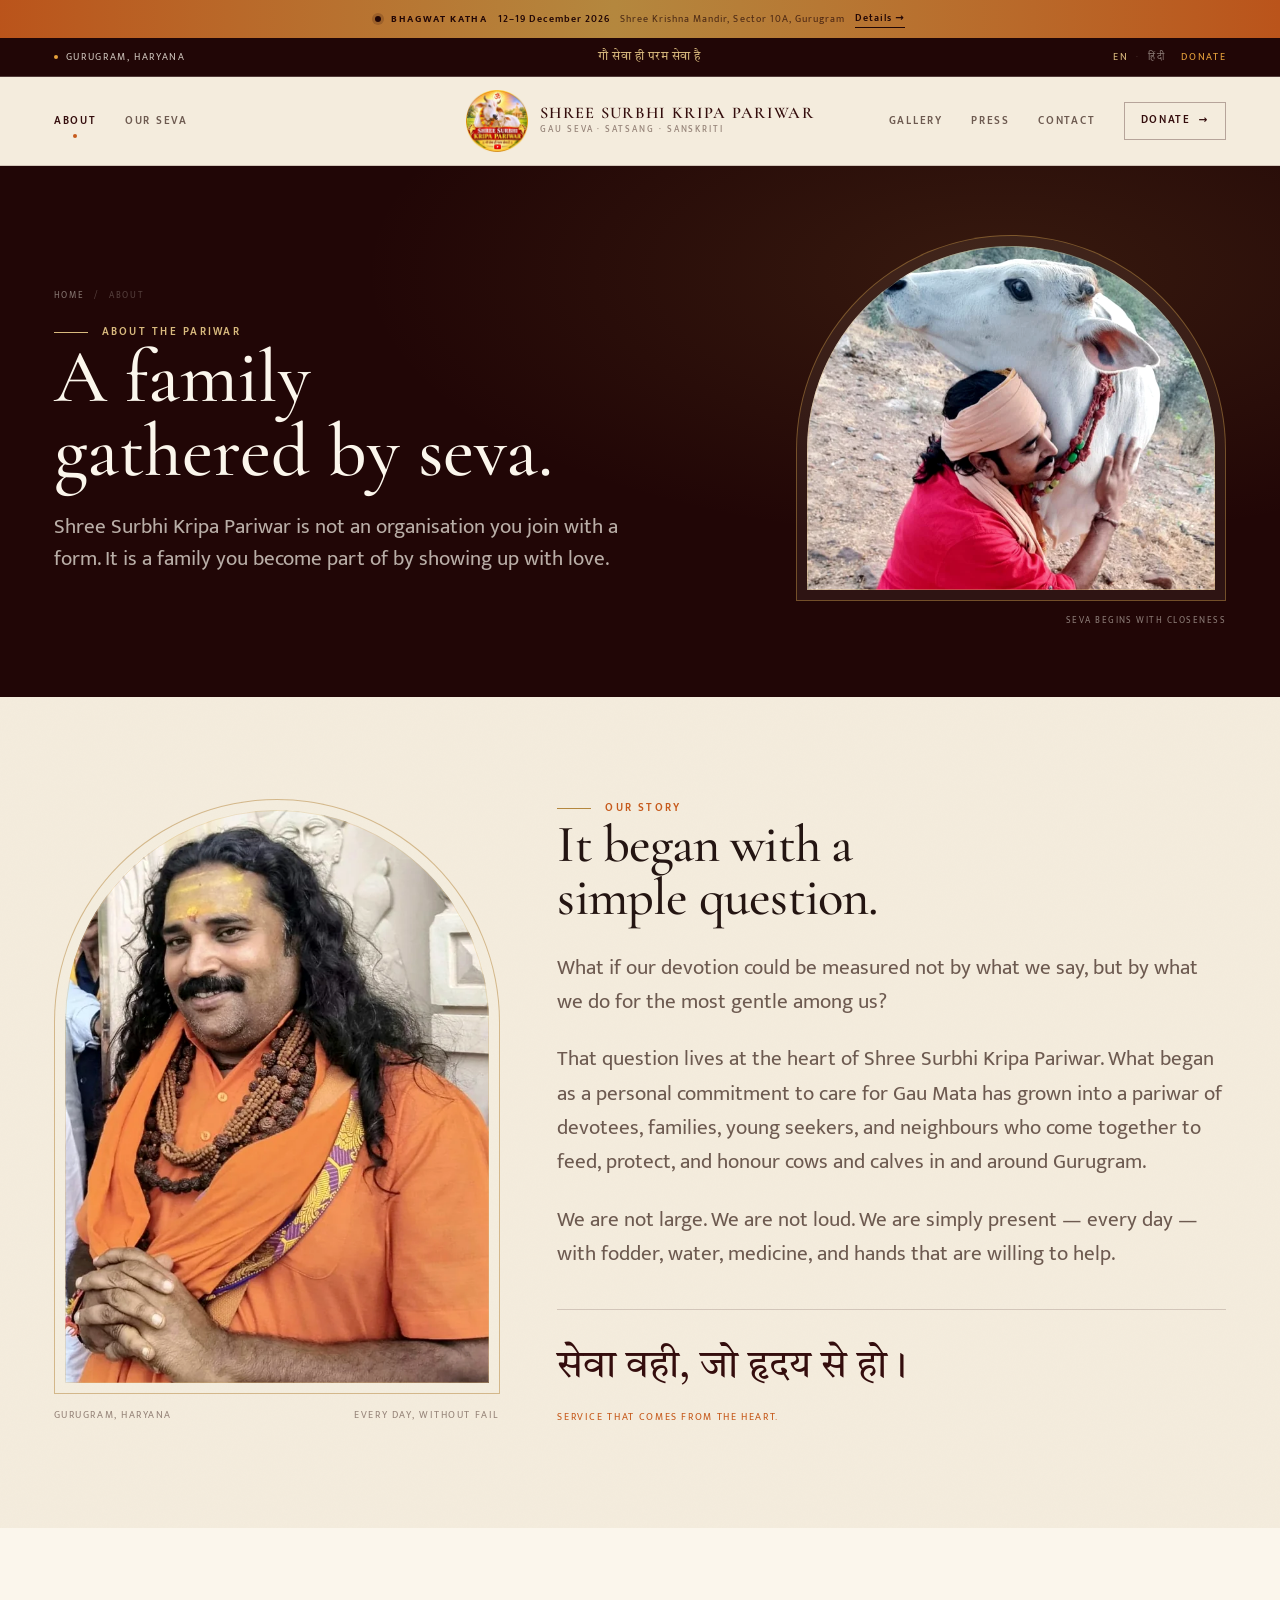
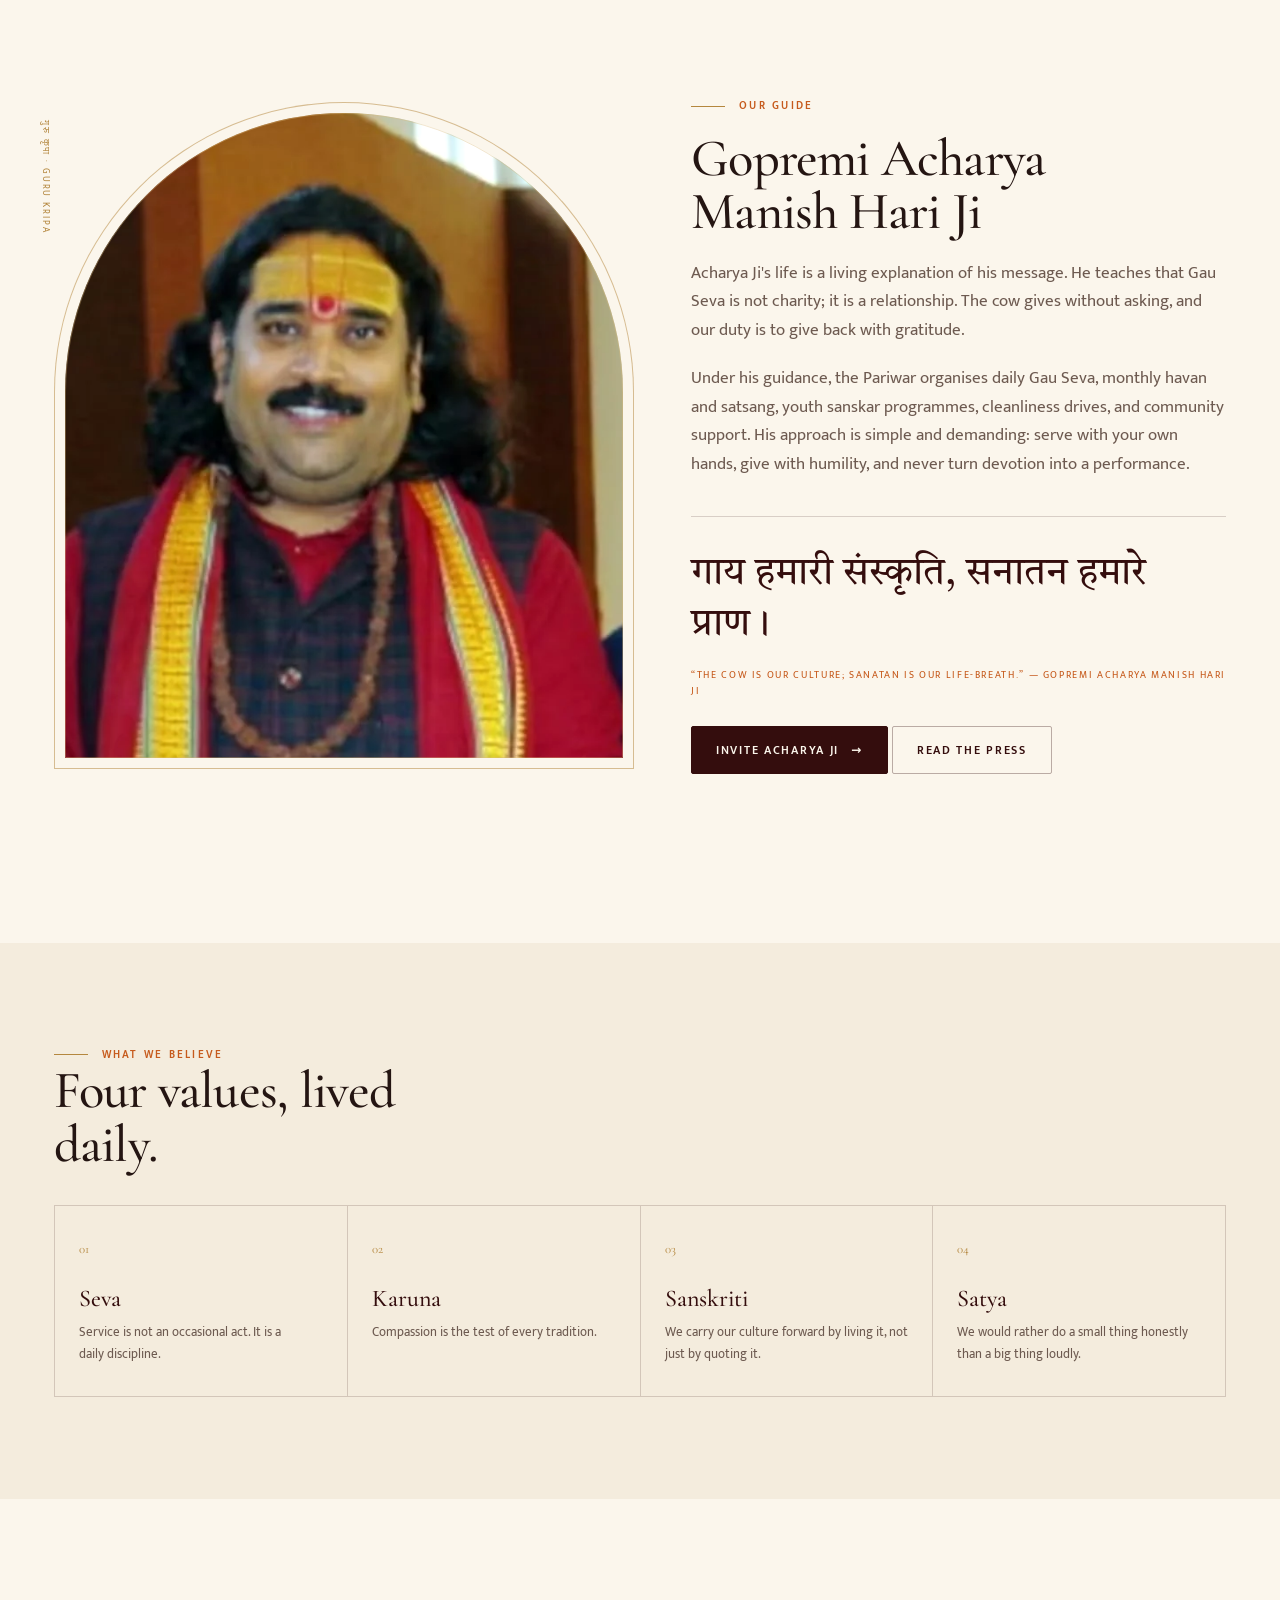
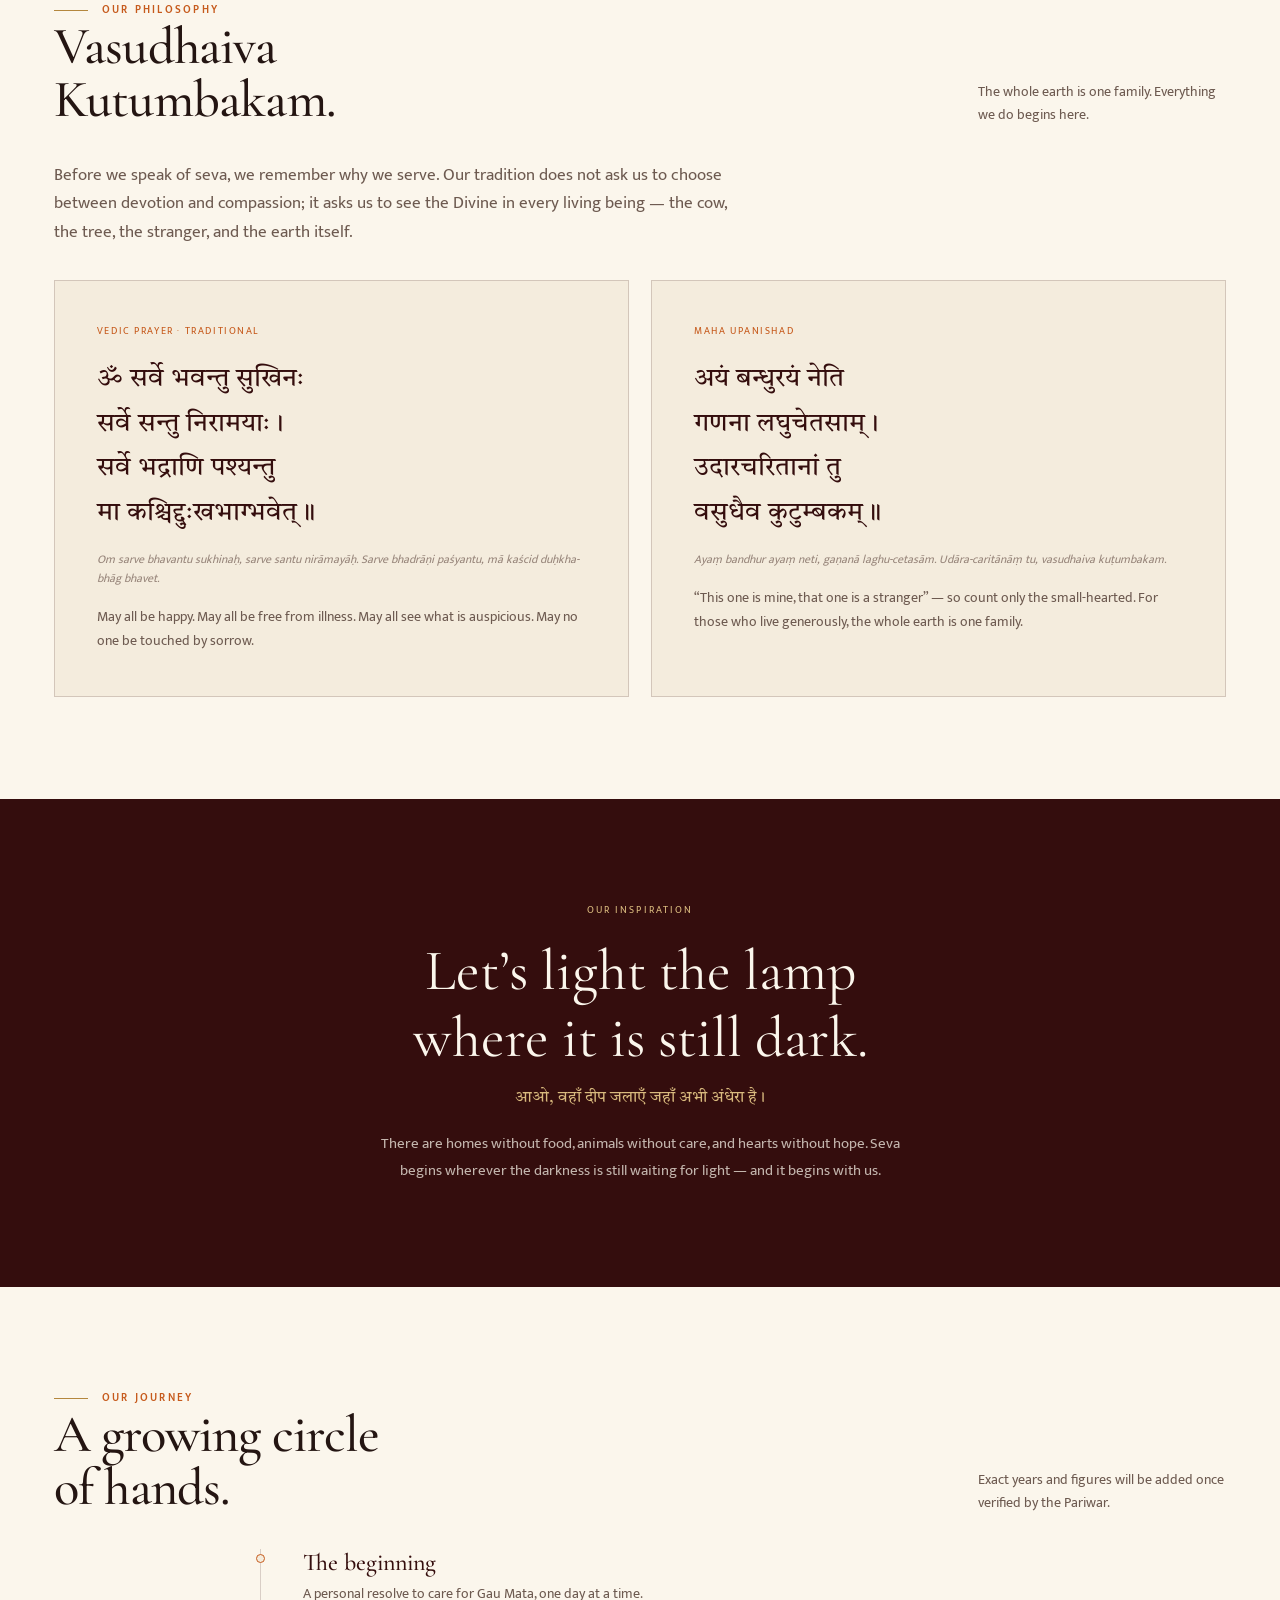
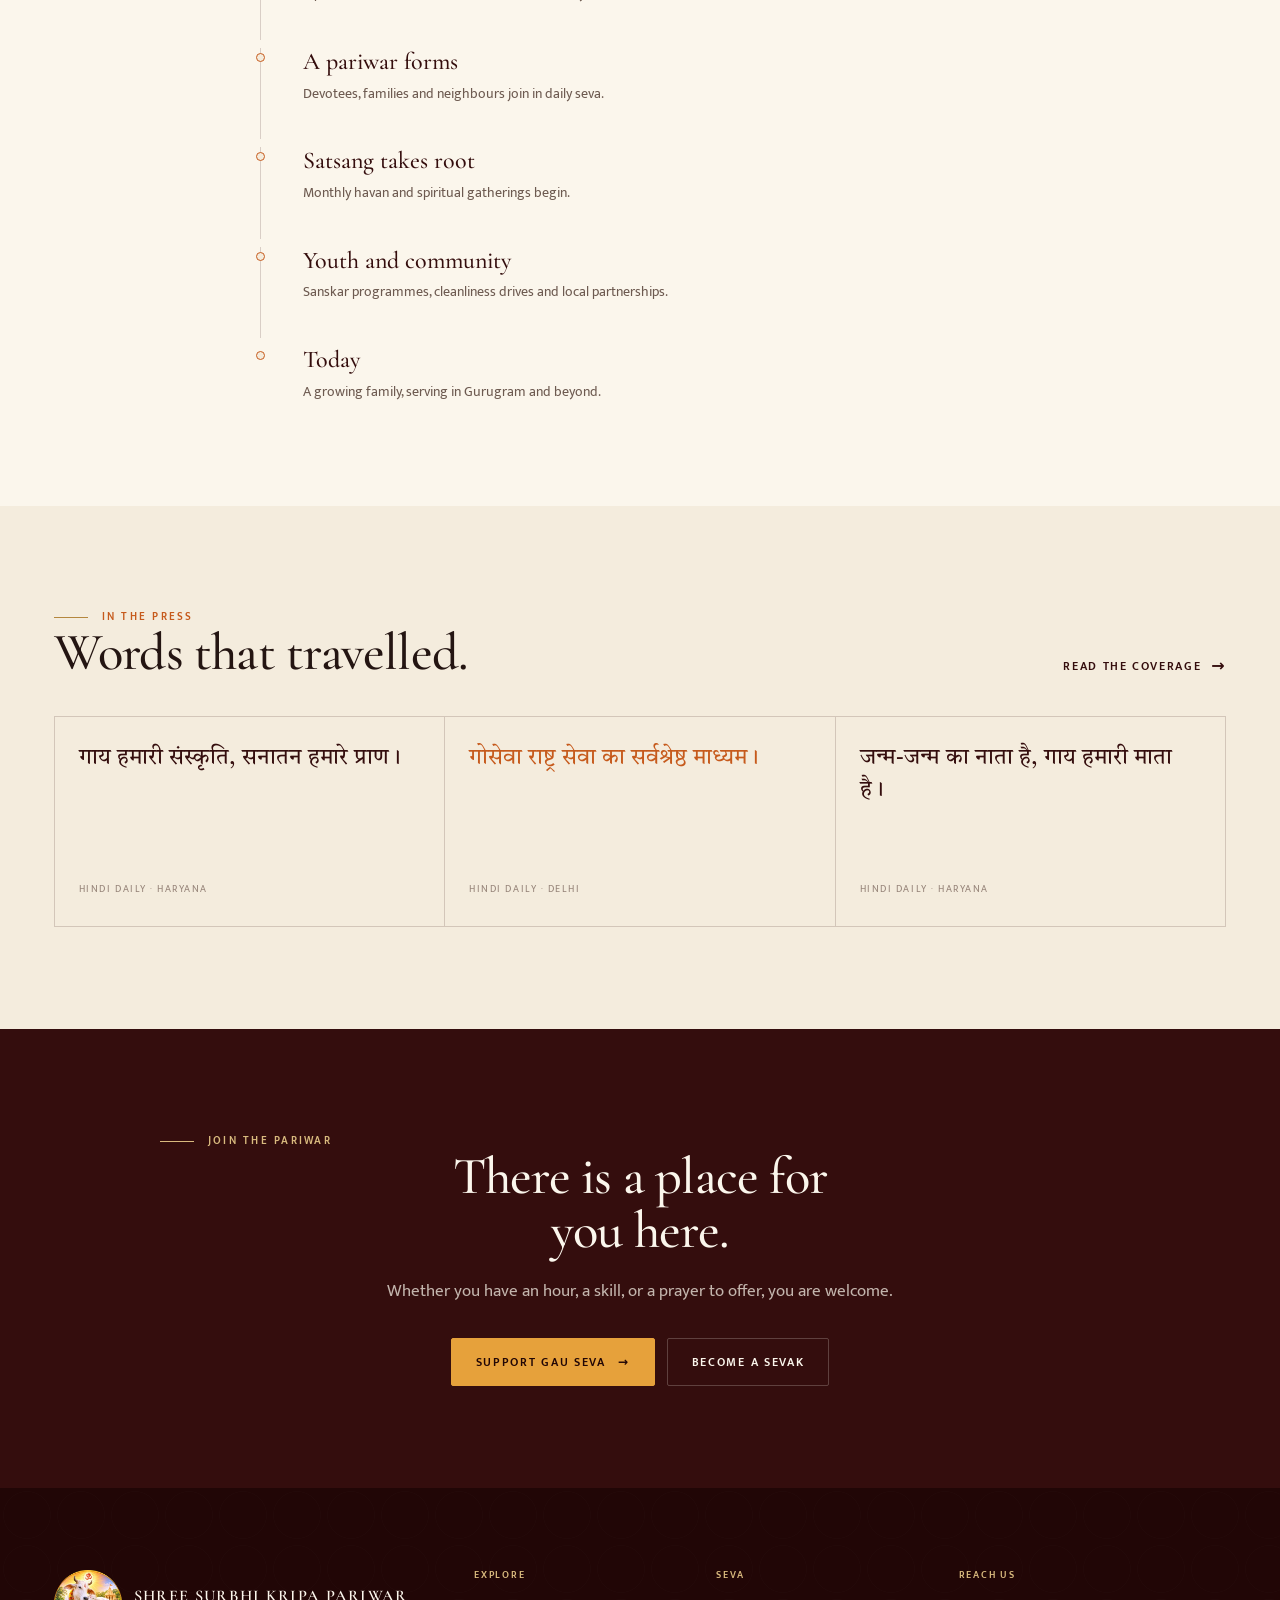
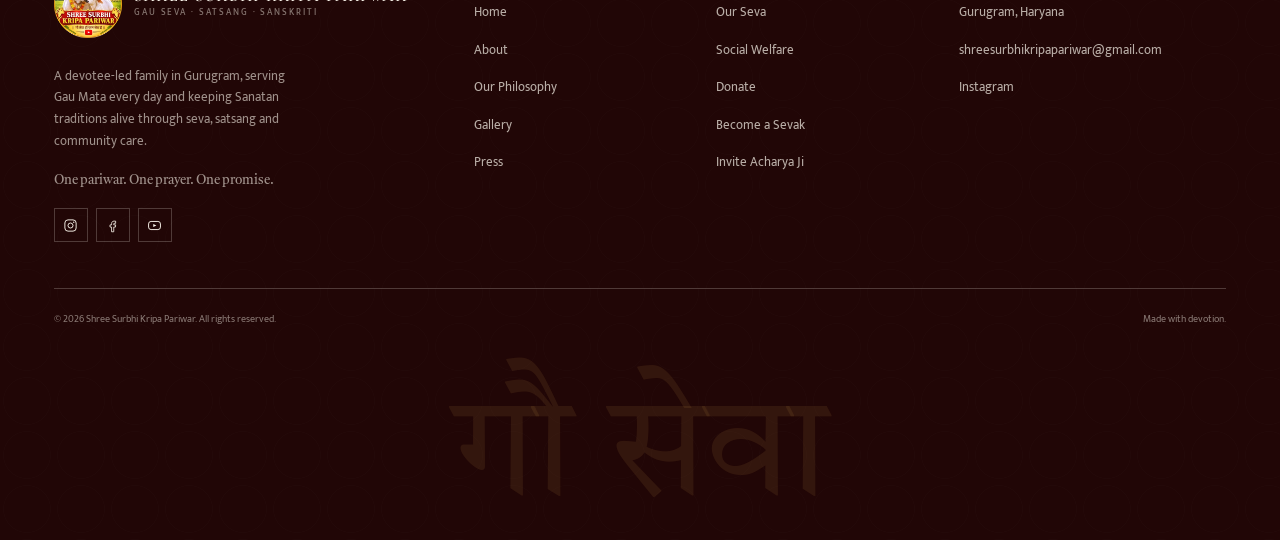
<file: about.html>
<!DOCTYPE html>
<html lang="en" class="no-js">
<head>
<meta charset="utf-8">
<meta name="viewport" content="width=device-width, initial-scale=1">
<title>About Gopremi Acharya Manish Hari Ji | Shree Surbhi Kripa Pariwar</title>
<meta name="description" content="Learn about Shree Surbhi Kripa Pariwar, its values, and Gopremi Acharya Manish Hari Ji&#x27;s mission of Gau Seva, Sanatan Sanskriti, and community care in Gurugram.">
<meta name="robots" content="index,follow">
<meta name="theme-color" content="#210606">
<meta property="og:type" content="website">
<meta property="og:site_name" content="Shree Surbhi Kripa Pariwar">
<meta property="og:title" content="About Gopremi Acharya Manish Hari Ji | Shree Surbhi Kripa Pariwar">
<meta property="og:description" content="Learn about Shree Surbhi Kripa Pariwar, its values, and Gopremi Acharya Manish Hari Ji&#x27;s mission of Gau Seva, Sanatan Sanskriti, and community care in Gurugram.">
<meta property="og:locale" content="en_IN">
<meta name="twitter:card" content="summary_large_image">
<link rel="icon" href="assets/brand/favicon.ico" sizes="any">
<link rel="icon" type="image/png" sizes="32x32" href="assets/brand/favicon-32.png">
<link rel="icon" type="image/png" sizes="192x192" href="assets/brand/favicon-192.png">
<link rel="apple-touch-icon" href="assets/brand/apple-touch-icon.png">
<link rel="preconnect" href="https://fonts.googleapis.com">
<link rel="preconnect" href="https://fonts.gstatic.com" crossorigin>
<link href="https://fonts.googleapis.com/css2?family=Cormorant+Garamond:ital,wght@0,400;0,500;0,600;1,400;1,500&family=Mukta:wght@300;400;500;600;700&family=Tiro+Devanagari+Hindi&display=swap" rel="stylesheet">
<link rel="stylesheet" href="assets/css/theme.css">
<link rel="stylesheet" href="assets/css/main.css">
<script type="application/ld+json">{"@context": "https://schema.org", "@type": "Organization", "name": "Shree Surbhi Kripa Pariwar", "description": "A devotee-led family in Gurugram, serving Gau Mata every day and keeping Sanatan traditions alive through seva, satsang and community care.", "email": "shreesurbhikripapariwar@gmail.com", "founder": {"@type": "Person", "name": "Gopremi Acharya Manish Hari Ji"}, "address": {"@type": "PostalAddress", "addressLocality": "Gurugram", "addressRegion": "Haryana", "addressCountry": "IN"}, "sameAs": ["https://www.instagram.com/shreesurbhikripapariwar/", "https://www.facebook.com/search/top?q=Shree%20Surbhi%20Kripa%20Pariwar", "https://youtube.com/@acharyamanishhari"]}</script>
</head>
<body>
<a class="skip-link" href="#main">Skip to content</a>
<div class="announcement">
<div class="container announcement__inner">
<a class="announcement__link" href="index.html#katha">
<span class="announcement__dot" aria-hidden="true"></span>
<span class="announcement__label">Bhagwat Katha</span>
<span class="announcement__when">12–19 December 2026</span>
<span class="announcement__where">Shree Krishna Mandir, Sector 10A, Gurugram</span>
<span class="announcement__cta"><span class="announcement__cta-text">Details</span> <span aria-hidden="true">→</span></span>
</a>
</div>
</div><div class="topbar">
<div class="container topbar__inner">
<span class="topbar__place">Gurugram, Haryana</span>
<span class="topbar__mantra">गौ सेवा ही परम सेवा है</span>
<div class="topbar__links">
<div class="topbar__lang">
<a href="about.html" class="is-active" lang="en" hreflang="en">EN</a>
<span>·</span>
<a href="hi/about.html" class="" lang="hi" hreflang="hi">हिंदी</a>
</div>
<a class="topbar__donate" href="donate.html">Donate</a>
</div>
</div>
</div><header class="masthead" data-header>
<div class="container masthead__inner">
<nav class="nav nav--left" aria-label="Primary">
<a class="nav__link is-active" href="about.html">About</a>
<a class="nav__link" href="seva.html">Our Seva</a>
</nav>
<a class="brand" href="index.html" aria-label="Shree Surbhi Kripa Pariwar — Home">
<span class="brand__mark" aria-hidden="true"></span>
<span class="brand__text"><span class="brand__name">Shree Surbhi Kripa Pariwar</span><span class="brand__sub">Gau Seva · Satsang · Sanskriti</span></span>
</a>
<div class="masthead__end">
<nav class="nav nav--right" aria-label="Secondary">
<a class="nav__link" href="gallery.html">Gallery</a>
<a class="nav__link" href="press.html">Press</a>
<a class="nav__link" href="contact.html">Contact</a>
<a class="nav__cta" href="donate.html">Donate <span aria-hidden="true">→</span></a>
</nav>
<button class="menu-toggle" type="button" data-menu-open aria-controls="site-menu" aria-expanded="false">
<svg class="menu-toggle__icon" viewBox="0 0 24 24" fill="none" aria-hidden="true" focusable="false">
<path d="M3.5 7.5h17" stroke="currentColor" stroke-width="1.3" stroke-linecap="round"/>
<path d="M3.5 12h9.5" stroke="currentColor" stroke-width="1.3" stroke-linecap="round"/>
<path class="menu-toggle__gem" d="M18 10.2 19.8 12 18 13.8 16.2 12Z"/>
<path d="M3.5 16.5h17" stroke="currentColor" stroke-width="1.3" stroke-linecap="round"/>
</svg>
<span class="sr-only">Menu</span>
</button>
</div>
</div>
</header>
<div class="menu" id="site-menu" aria-hidden="true">
<div class="menu__head">
<span class="menu__brand">Shree Surbhi Kripa Pariwar</span>
<button class="menu__close" type="button" data-menu-close aria-label="Close menu">×</button>
</div>
<nav class="menu__nav" aria-label="Mobile"><a class="menu__link" href="index.html">Home<span>01</span></a><a class="menu__link" href="about.html">About<span>02</span></a><a class="menu__link" href="seva.html">Our Seva<span>03</span></a><a class="menu__link" href="gallery.html">Gallery<span>04</span></a><a class="menu__link" href="press.html">Press<span>05</span></a><a class="menu__link" href="donate.html">Donate<span>06</span></a><a class="menu__link" href="contact.html">Contact<span>07</span></a></nav>
<div class="menu__meta">
<span>Gurugram, Haryana, India</span>
<span>Visits by appointment · Mon–Sun</span>
<a href="mailto:shreesurbhikripapariwar@gmail.com">shreesurbhikripapariwar@gmail.com</a>
<div class="topbar__lang"><a href="hi/about.html">English / हिंदी</a></div>
</div>
</div>
<main id="main">
<section class="page-hero grain">
<div class="container page-hero__grid">
<div class="reveal">
<nav class="breadcrumb" aria-label="Breadcrumb">
<a href="index.html">Home</a><span aria-hidden="true">/</span><span aria-current="page">About</span>
</nav>
<p class="eyebrow eyebrow--light">About the Pariwar</p>
<h1>A family gathered by seva.</h1>
<p class="page-hero__lede">Shree Surbhi Kripa Pariwar is not an organisation you join with a form. It is a family you become part of by showing up with love.</p>
</div>
<figure class="page-hero__figure reveal reveal--delay-1">
<div class="arch"><img src="assets/images/cow-embrace.webp" srcset="assets/images/cow-embrace-640.webp 640w, assets/images/cow-embrace-988.webp 988w" sizes="(max-width: 760px) 90vw, 430px" width="988" height="1600" alt="Acharya Manish Hari Ji embracing a white cow in a forest clearing." loading="eager" decoding="async" fetchpriority="high" class="arch__img"></div>
<figcaption class="page-hero__caption">Seva begins with closeness</figcaption>
</figure>
</div>
</section>

<section class="section about-story grain">
<div class="container about-story__grid">
<figure class="about-story__aside reveal">
<div class="arch"><img src="assets/images/acharya-orange.webp" srcset="assets/images/acharya-orange-640.webp 640w, assets/images/acharya-orange-953.webp 953w" sizes="(max-width: 760px) 90vw, 420px" width="953" height="1289" alt="Gopremi Acharya Manish Hari Ji in orange attire with rudraksha malas, hands folded." loading="lazy" decoding="async" class="arch__img"></div>
<figcaption><span>Gurugram, Haryana</span><span>Every day, without fail</span></figcaption>
</figure>
<div class="about-story__copy reveal reveal--delay-1">
<p class="eyebrow">Our Story</p>
<h2>It began with a simple question.</h2>
<p class="body-copy">What if our devotion could be measured not by what we say, but by what we do for the most gentle among us?</p><p class="body-copy">That question lives at the heart of Shree Surbhi Kripa Pariwar. What began as a personal commitment to care for Gau Mata has grown into a pariwar of devotees, families, young seekers, and neighbours who come together to feed, protect, and honour cows and calves in and around Gurugram.</p><p class="body-copy">We are not large. We are not loud. We are simply present — every day — with fodder, water, medicine, and hands that are willing to help.</p>
<div class="about-story__quote">
<blockquote>सेवा वही, जो हृदय से हो।</blockquote>
<cite>Service that comes from the heart.</cite>
</div>
</div>
</div>
</section>

<section class="section section--raised">
<div class="container">
<div class="seva-block">
<figure class="seva-block__media reveal">
<div class="arch"><img src="assets/images/acharya-portrait.webp" srcset="assets/images/acharya-portrait-632.webp 632w" sizes="(max-width: 760px) 90vw, 460px" width="632" height="1390" alt="Portrait of Gopremi Acharya Manish Hari Ji holding a book, wearing a red and gold shawl." loading="lazy" decoding="async" class="arch__img"></div>
<span class="seva-block__index">गुरु कृपा · Guru Kripa</span>
</figure>
<div class="seva-block__copy reveal reveal--delay-1">
<p class="eyebrow">Our Guide</p>
<h2>Gopremi Acharya Manish Hari Ji</h2>
<p class="body-copy">Acharya Ji's life is a living explanation of his message. He teaches that Gau Seva is not charity; it is a relationship. The cow gives without asking, and our duty is to give back with gratitude.</p><p class="body-copy">Under his guidance, the Pariwar organises daily Gau Seva, monthly havan and satsang, youth sanskar programmes, cleanliness drives, and community support. His approach is simple and demanding: serve with your own hands, give with humility, and never turn devotion into a performance.</p>
<div class="about-story__quote">
<blockquote>गाय हमारी संस्कृति, सनातन हमारे प्राण।</blockquote>
<cite>“The cow is our culture; Sanatan is our life-breath.” — Gopremi Acharya Manish Hari Ji</cite>
</div>
<div class="seva-block__actions">
<a class="btn btn--dark" href="contact.html#invite">Invite Acharya Ji <span class="btn__arrow" aria-hidden="true">→</span></a>
<a class="btn btn--outline" href="press.html">Read the press</a>
</div>
</div>
</div>
</div>
</section>

<section class="section values">
<div class="container">
<div class="values__head reveal">
<div><p class="eyebrow">What We Believe</p><h2>Four values, lived daily.</h2></div>
</div>
<div class="values__grid"><article class="value reveal"><span class="value__num">01</span><h3>Seva</h3><p>Service is not an occasional act. It is a daily discipline.</p></article><article class="value reveal"><span class="value__num">02</span><h3>Karuna</h3><p>Compassion is the test of every tradition.</p></article><article class="value reveal"><span class="value__num">03</span><h3>Sanskriti</h3><p>We carry our culture forward by living it, not just by quoting it.</p></article><article class="value reveal"><span class="value__num">04</span><h3>Satya</h3><p>We would rather do a small thing honestly than a big thing loudly.</p></article></div>
</div>
</section>

<section class="section section--raised philosophy" id="philosophy">
<div class="container">
<div class="values__head reveal">
<div><p class="eyebrow">Our Philosophy</p><h2>Vasudhaiva Kutumbakam.</h2></div>
<p class="pillars__head-note">The whole earth is one family. Everything we do begins here.</p>
</div>
<p class="philosophy__intro body-copy reveal">Before we speak of seva, we remember why we serve. Our tradition does not ask us to choose between devotion and compassion; it asks us to see the Divine in every living being — the cow, the tree, the stranger, and the earth itself.</p>
<div class="shloka-grid"><article class="shloka reveal">
<p class="shloka__source">Vedic prayer · Traditional</p>
<p class="shloka__text" lang="sa">ॐ सर्वे भवन्तु सुखिनः<br>सर्वे सन्तु निरामयाः।<br>सर्वे भद्राणि पश्यन्तु<br>मा कश्चिद्दुःखभाग्भवेत्॥</p>
<p class="shloka__translit" lang="en">Om sarve bhavantu sukhinaḥ, sarve santu nirāmayāḥ. Sarve bhadrāṇi paśyantu, mā kaścid duḥkha-bhāg bhavet.</p>
<p class="shloka__meaning">May all be happy. May all be free from illness. May all see what is auspicious. May no one be touched by sorrow.</p>
</article><article class="shloka reveal">
<p class="shloka__source">Maha Upanishad</p>
<p class="shloka__text" lang="sa">अयं बन्धुरयं नेति<br>गणना लघुचेतसाम्।<br>उदारचरितानां तु<br>वसुधैव कुटुम्बकम्॥</p>
<p class="shloka__translit" lang="en">Ayaṃ bandhur ayaṃ neti, gaṇanā laghu-cetasām. Udāra-caritānāṃ tu, vasudhaiva kuṭumbakam.</p>
<p class="shloka__meaning">“This one is mine, that one is a stranger” — so count only the small-hearted. For those who live generously, the whole earth is one family.</p>
</article></div>
</div>
</section>

<section class="section section--maroon message-section grain">
<div class="container">
<div class="message-banner reveal">
<p class="message-banner__label">Our Inspiration</p>
<p class="message-banner__quote">Let’s light the lamp where it is still dark.</p>
<p class="message-banner__alt" lang="hi">आओ, वहाँ दीप जलाएँ जहाँ अभी अंधेरा है।</p>
<p class="message-banner__body">There are homes without food, animals without care, and hearts without hope. Seva begins wherever the darkness is still waiting for light — and it begins with us.</p>
</div>
</div>
</section>

<section class="section section--raised">
<div class="container">
<div class="values__head reveal">
<div><p class="eyebrow">Our Journey</p><h2>A growing circle of hands.</h2></div>
<p class="pillars__head-note">Exact years and figures will be added once verified by the Pariwar.</p>
</div>
<div class="timeline"><div class="timeline__item reveal"><h3>The beginning</h3><p>A personal resolve to care for Gau Mata, one day at a time.</p></div><div class="timeline__item reveal"><h3>A pariwar forms</h3><p>Devotees, families and neighbours join in daily seva.</p></div><div class="timeline__item reveal"><h3>Satsang takes root</h3><p>Monthly havan and spiritual gatherings begin.</p></div><div class="timeline__item reveal"><h3>Youth and community</h3><p>Sanskar programmes, cleanliness drives and local partnerships.</p></div><div class="timeline__item reveal"><h3>Today</h3><p>A growing family, serving in Gurugram and beyond.</p></div></div>
</div>
</section>

<section class="section press">
<div class="container">
<div class="press__head reveal">
<div><p class="eyebrow">In the Press</p><h2>Words that travelled.</h2></div>
<a class="link-arrow" href="press.html">Read the coverage</a>
</div>
<div class="press__grid reveal"><article class="press__quote"><blockquote>गाय हमारी संस्कृति, सनातन हमारे प्राण।</blockquote><p class="press__source">Hindi daily · Haryana</p></article><article class="press__quote"><blockquote>गोसेवा राष्ट्र सेवा का सर्वश्रेष्ठ माध्यम।</blockquote><p class="press__source">Hindi daily · Delhi</p></article><article class="press__quote"><blockquote>जन्म-जन्म का नाता है, गाय हमारी माता है।</blockquote><p class="press__source">Hindi daily · Haryana</p></article></div>
</div>
</section>

<section class="section section--maroon grain cta-band">
<div class="container--narrow reveal">
<p class="eyebrow eyebrow--light">Join the Pariwar</p>
<h2>There is a place for you here.</h2>
<p class="body-copy">Whether you have an hour, a skill, or a prayer to offer, you are welcome.</p>
<div class="cta-band__actions">
<a class="btn btn--primary" href="donate.html">Support Gau Seva <span class="btn__arrow" aria-hidden="true">→</span></a>
<a class="btn btn--ghost" href="contact.html#volunteer">Become a Sevak</a>
</div>
</div>
</section>
</main><footer class="footer">
<div class="container footer__top">
<div class="footer__brand">
<a class="brand" href="index.html" aria-label="Shree Surbhi Kripa Pariwar">
<span class="brand__mark" aria-hidden="true"></span>
<span class="brand__text"><span class="brand__name">Shree Surbhi Kripa Pariwar</span><span class="brand__sub">Gau Seva · Satsang · Sanskriti</span></span>
</a>
<p>A devotee-led family in Gurugram, serving Gau Mata every day and keeping Sanatan traditions alive through seva, satsang and community care.</p>
<p class="footer__mantra">One pariwar. One prayer. One promise.</p>
<div class="social"><a href="https://www.instagram.com/shreesurbhikripapariwar/" target="_blank" rel="noopener noreferrer" aria-label="Instagram"><svg viewBox="0 0 24 24" fill="none" aria-hidden="true"><rect x="3" y="3" width="18" height="18" rx="5" stroke="currentColor" stroke-width="1.5"/><circle cx="12" cy="12" r="4" stroke="currentColor" stroke-width="1.5"/><circle cx="17.2" cy="6.8" r="1.1" fill="currentColor"/></svg></a><a href="https://www.facebook.com/search/top?q=Shree%20Surbhi%20Kripa%20Pariwar" target="_blank" rel="noopener noreferrer" aria-label="Facebook"><svg viewBox="0 0 24 24" fill="none" aria-hidden="true"><path d="M14.5 8.5H17V5h-2.5C12 5 10.5 6.7 10.5 9v2H8v3.5h2.5V22H14v-7.5h2.7L17 11h-3V9.3c0-.5.2-.8.5-.8Z" stroke="currentColor" stroke-width="1.3" stroke-linejoin="round"/></svg></a><a href="https://youtube.com/@acharyamanishhari" target="_blank" rel="noopener noreferrer" aria-label="YouTube"><svg viewBox="0 0 24 24" fill="none" aria-hidden="true"><rect x="2.5" y="5.5" width="19" height="13" rx="4" stroke="currentColor" stroke-width="1.5"/><path d="m10 9.5 5 2.5-5 2.5v-5Z" fill="currentColor"/></svg></a></div>
</div>
<div class="footer__col">
<h3>Explore</h3>
<ul>
<li><a href="index.html">Home</a></li>
<li><a href="about.html">About</a></li>
<li><a href="about.html#philosophy">Our Philosophy</a></li>
<li><a href="gallery.html">Gallery</a></li>
<li><a href="press.html">Press</a></li>
</ul>
</div>
<div class="footer__col">
<h3>Seva</h3>
<ul>
<li><a href="seva.html">Our Seva</a></li>
<li><a href="seva.html#social-welfare">Social Welfare</a></li>
<li><a href="donate.html">Donate</a></li>
<li><a href="contact.html#volunteer">Become a Sevak</a></li>
<li><a href="contact.html#invite">Invite Acharya Ji</a></li>
</ul>
</div>
<div class="footer__col">
<h3>Reach us</h3>
<ul>
<li><a href="contact.html">Gurugram, Haryana</a></li>
<li><a href="mailto:shreesurbhikripapariwar@gmail.com">shreesurbhikripapariwar@gmail.com</a></li>
<li><a href="https://www.instagram.com/shreesurbhikripapariwar/" target="_blank" rel="noopener noreferrer">Instagram</a></li>
</ul>
</div>
</div>
<div class="container footer__bottom">
<span>© 2026 Shree Surbhi Kripa Pariwar. All rights reserved.</span>
<span>Made with devotion.</span>
</div>
<div class="footer__watermark" aria-hidden="true"><span>गौ सेवा</span></div>
</footer>
<script src="assets/js/site.js" defer></script></body></html>
</file>
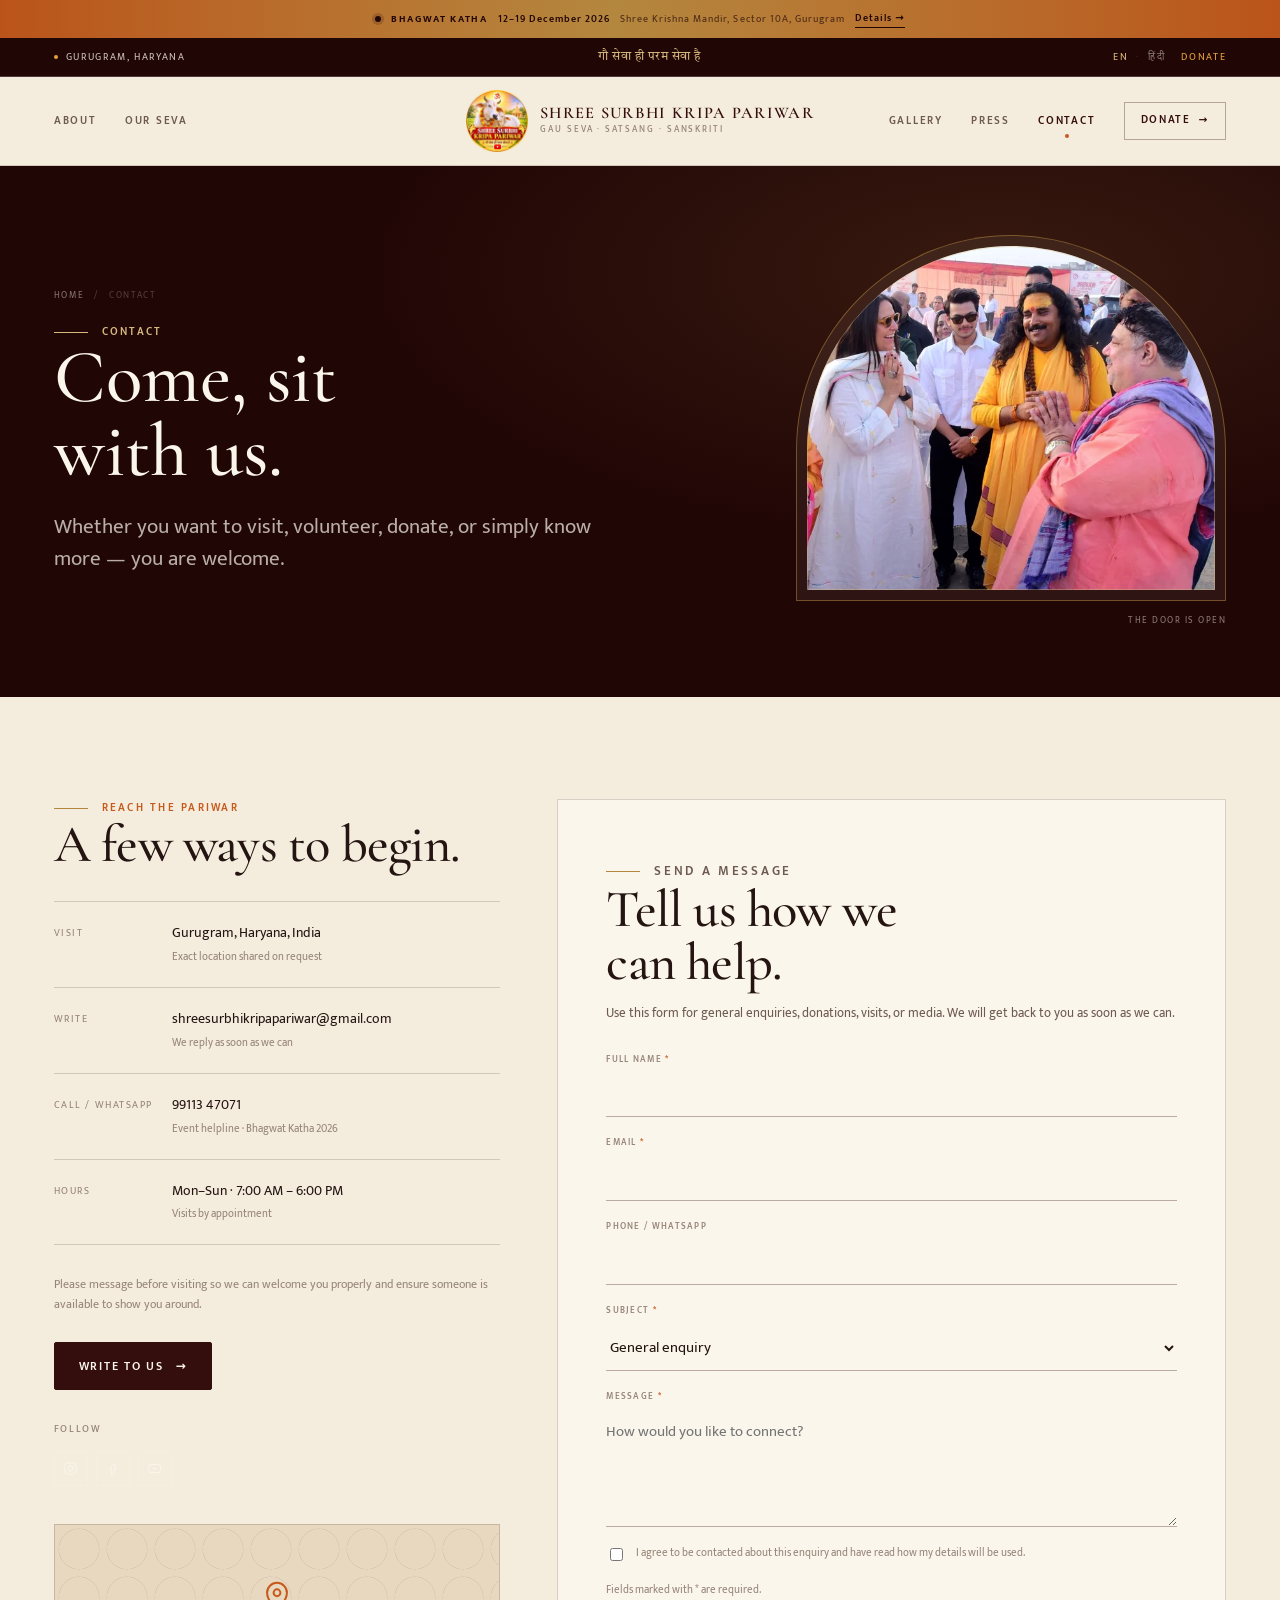
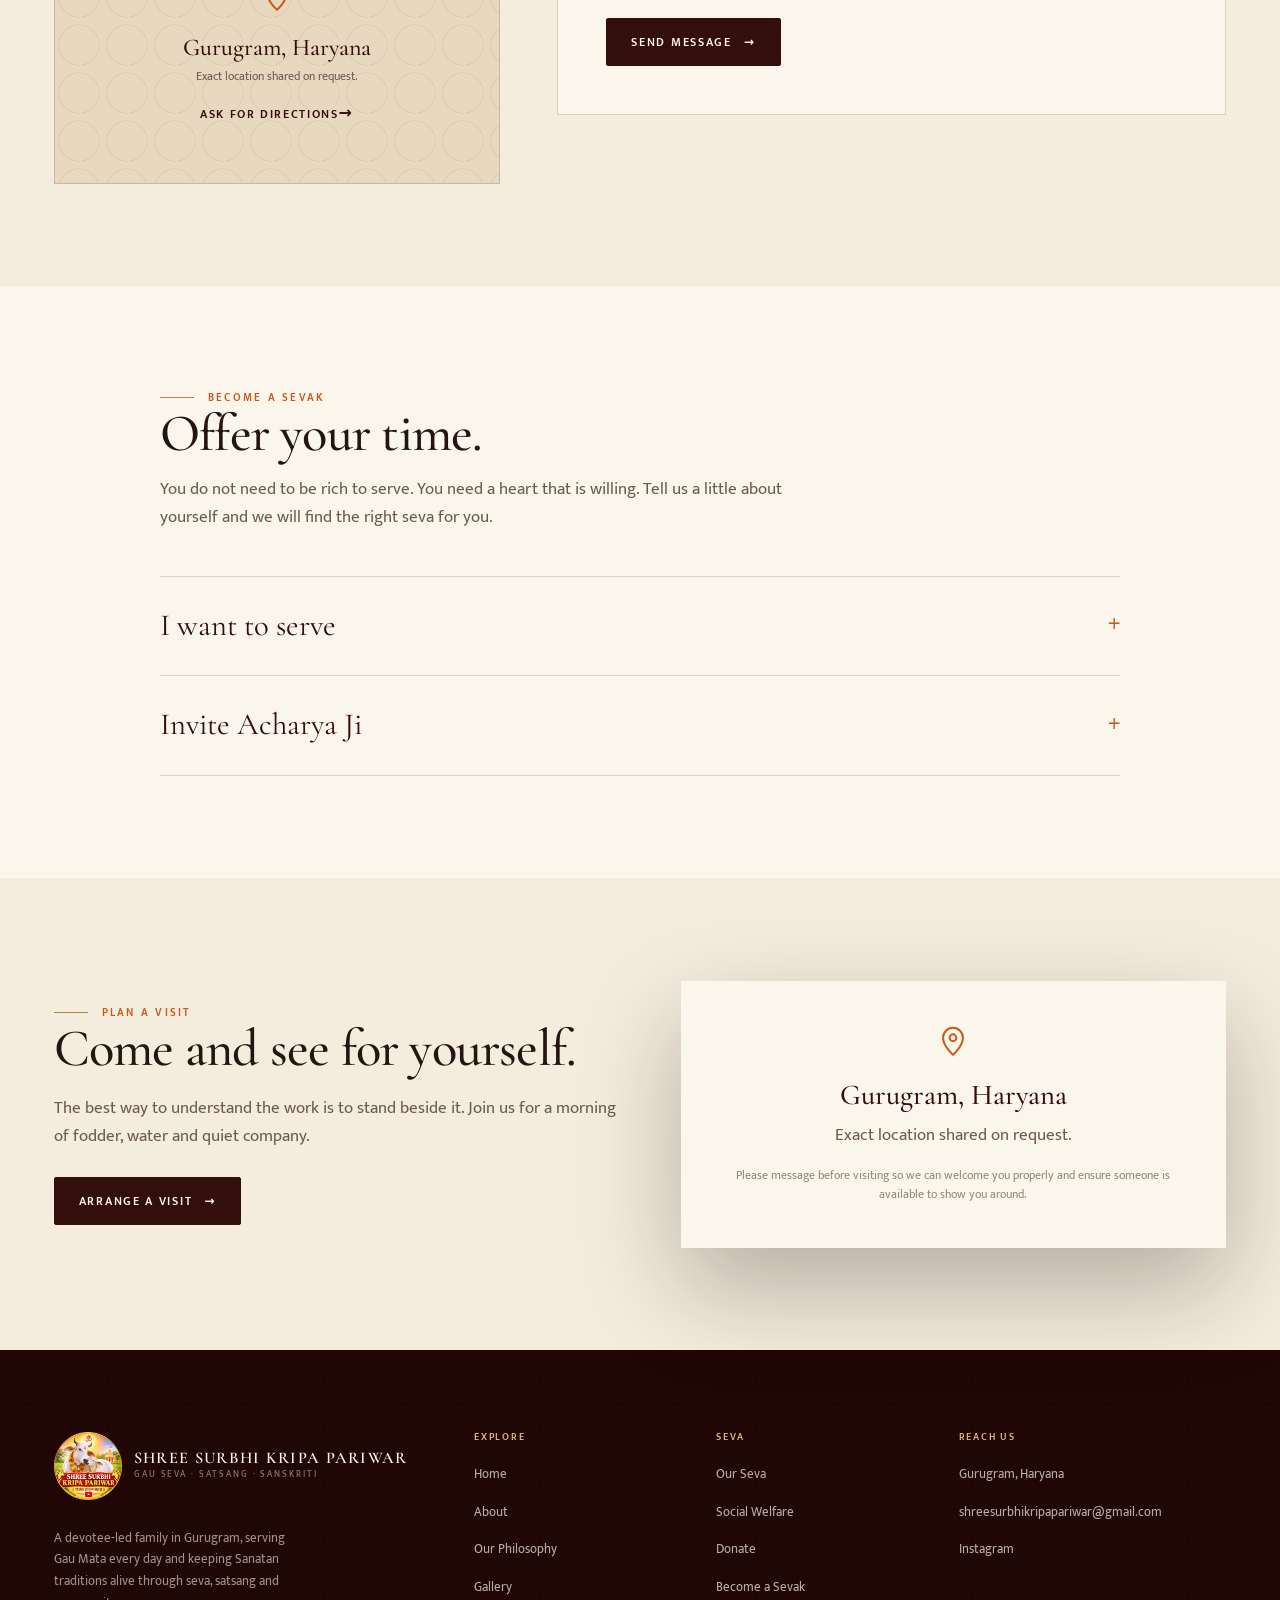
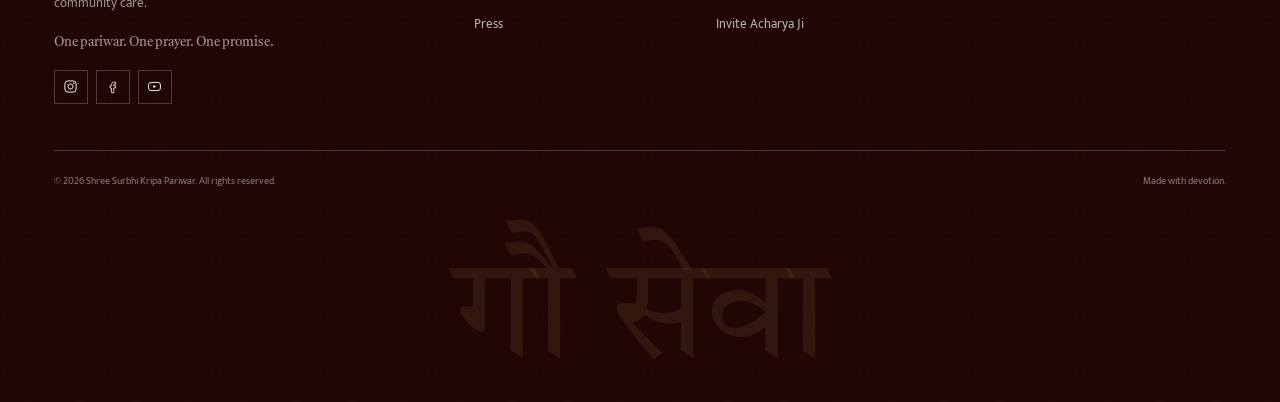
<file: contact.html>
<!DOCTYPE html>
<html lang="en" class="no-js">
<head>
<meta charset="utf-8">
<meta name="viewport" content="width=device-width, initial-scale=1">
<title>Contact Us | Shree Surbhi Kripa Pariwar, Gurugram</title>
<meta name="description" content="Contact Shree Surbhi Kripa Pariwar in Gurugram for Gau Seva, donations, volunteering, gaushala visits, or invitations for Acharya Ji.">
<meta name="robots" content="index,follow">
<meta name="theme-color" content="#210606">
<meta property="og:type" content="website">
<meta property="og:site_name" content="Shree Surbhi Kripa Pariwar">
<meta property="og:title" content="Contact Us | Shree Surbhi Kripa Pariwar, Gurugram">
<meta property="og:description" content="Contact Shree Surbhi Kripa Pariwar in Gurugram for Gau Seva, donations, volunteering, gaushala visits, or invitations for Acharya Ji.">
<meta property="og:locale" content="en_IN">
<meta name="twitter:card" content="summary_large_image">
<link rel="icon" href="assets/brand/favicon.ico" sizes="any">
<link rel="icon" type="image/png" sizes="32x32" href="assets/brand/favicon-32.png">
<link rel="icon" type="image/png" sizes="192x192" href="assets/brand/favicon-192.png">
<link rel="apple-touch-icon" href="assets/brand/apple-touch-icon.png">
<link rel="preconnect" href="https://fonts.googleapis.com">
<link rel="preconnect" href="https://fonts.gstatic.com" crossorigin>
<link href="https://fonts.googleapis.com/css2?family=Cormorant+Garamond:ital,wght@0,400;0,500;0,600;1,400;1,500&family=Mukta:wght@300;400;500;600;700&family=Tiro+Devanagari+Hindi&display=swap" rel="stylesheet">
<link rel="stylesheet" href="assets/css/theme.css">
<link rel="stylesheet" href="assets/css/main.css">
<script type="application/ld+json">{"@context": "https://schema.org", "@type": "Organization", "name": "Shree Surbhi Kripa Pariwar", "description": "A devotee-led family in Gurugram, serving Gau Mata every day and keeping Sanatan traditions alive through seva, satsang and community care.", "email": "shreesurbhikripapariwar@gmail.com", "founder": {"@type": "Person", "name": "Gopremi Acharya Manish Hari Ji"}, "address": {"@type": "PostalAddress", "addressLocality": "Gurugram", "addressRegion": "Haryana", "addressCountry": "IN"}, "sameAs": ["https://www.instagram.com/shreesurbhikripapariwar/", "https://www.facebook.com/search/top?q=Shree%20Surbhi%20Kripa%20Pariwar", "https://youtube.com/@acharyamanishhari"]}</script>
</head>
<body>
<a class="skip-link" href="#main">Skip to content</a>
<div class="announcement">
<div class="container announcement__inner">
<a class="announcement__link" href="index.html#katha">
<span class="announcement__dot" aria-hidden="true"></span>
<span class="announcement__label">Bhagwat Katha</span>
<span class="announcement__when">12–19 December 2026</span>
<span class="announcement__where">Shree Krishna Mandir, Sector 10A, Gurugram</span>
<span class="announcement__cta"><span class="announcement__cta-text">Details</span> <span aria-hidden="true">→</span></span>
</a>
</div>
</div><div class="topbar">
<div class="container topbar__inner">
<span class="topbar__place">Gurugram, Haryana</span>
<span class="topbar__mantra">गौ सेवा ही परम सेवा है</span>
<div class="topbar__links">
<div class="topbar__lang">
<a href="contact.html" class="is-active" lang="en" hreflang="en">EN</a>
<span>·</span>
<a href="hi/contact.html" class="" lang="hi" hreflang="hi">हिंदी</a>
</div>
<a class="topbar__donate" href="donate.html">Donate</a>
</div>
</div>
</div><header class="masthead" data-header>
<div class="container masthead__inner">
<nav class="nav nav--left" aria-label="Primary">
<a class="nav__link" href="about.html">About</a>
<a class="nav__link" href="seva.html">Our Seva</a>
</nav>
<a class="brand" href="index.html" aria-label="Shree Surbhi Kripa Pariwar — Home">
<span class="brand__mark" aria-hidden="true"></span>
<span class="brand__text"><span class="brand__name">Shree Surbhi Kripa Pariwar</span><span class="brand__sub">Gau Seva · Satsang · Sanskriti</span></span>
</a>
<div class="masthead__end">
<nav class="nav nav--right" aria-label="Secondary">
<a class="nav__link" href="gallery.html">Gallery</a>
<a class="nav__link" href="press.html">Press</a>
<a class="nav__link is-active" href="contact.html">Contact</a>
<a class="nav__cta" href="donate.html">Donate <span aria-hidden="true">→</span></a>
</nav>
<button class="menu-toggle" type="button" data-menu-open aria-controls="site-menu" aria-expanded="false">
<svg class="menu-toggle__icon" viewBox="0 0 24 24" fill="none" aria-hidden="true" focusable="false">
<path d="M3.5 7.5h17" stroke="currentColor" stroke-width="1.3" stroke-linecap="round"/>
<path d="M3.5 12h9.5" stroke="currentColor" stroke-width="1.3" stroke-linecap="round"/>
<path class="menu-toggle__gem" d="M18 10.2 19.8 12 18 13.8 16.2 12Z"/>
<path d="M3.5 16.5h17" stroke="currentColor" stroke-width="1.3" stroke-linecap="round"/>
</svg>
<span class="sr-only">Menu</span>
</button>
</div>
</div>
</header>
<div class="menu" id="site-menu" aria-hidden="true">
<div class="menu__head">
<span class="menu__brand">Shree Surbhi Kripa Pariwar</span>
<button class="menu__close" type="button" data-menu-close aria-label="Close menu">×</button>
</div>
<nav class="menu__nav" aria-label="Mobile"><a class="menu__link" href="index.html">Home<span>01</span></a><a class="menu__link" href="about.html">About<span>02</span></a><a class="menu__link" href="seva.html">Our Seva<span>03</span></a><a class="menu__link" href="gallery.html">Gallery<span>04</span></a><a class="menu__link" href="press.html">Press<span>05</span></a><a class="menu__link" href="donate.html">Donate<span>06</span></a><a class="menu__link" href="contact.html">Contact<span>07</span></a></nav>
<div class="menu__meta">
<span>Gurugram, Haryana, India</span>
<span>Visits by appointment · Mon–Sun</span>
<a href="mailto:shreesurbhikripapariwar@gmail.com">shreesurbhikripapariwar@gmail.com</a>
<div class="topbar__lang"><a href="hi/contact.html">English / हिंदी</a></div>
</div>
</div>
<main id="main">
<section class="page-hero grain">
<div class="container page-hero__grid">
<div class="reveal">
<nav class="breadcrumb" aria-label="Breadcrumb">
<a href="index.html">Home</a><span aria-hidden="true">/</span><span aria-current="page">Contact</span>
</nav>
<p class="eyebrow eyebrow--light">Contact</p>
<h1>Come, sit with us.</h1>
<p class="page-hero__lede">Whether you want to visit, volunteer, donate, or simply know more — you are welcome.</p>
</div>
<figure class="page-hero__figure reveal reveal--delay-1">
<div class="arch"><img src="assets/images/temple-visit.webp" srcset="assets/images/temple-visit-640.webp 640w, assets/images/temple-visit-964.webp 964w" sizes="(max-width: 760px) 90vw, 430px" width="964" height="903" alt="Acharya Manish Hari Ji outside a stone temple in yellow attire with marigold garlands." loading="eager" decoding="async" fetchpriority="high" class="arch__img"></div>
<figcaption class="page-hero__caption">The door is open</figcaption>
</figure>
</div>
</section>

<section class="section">
<div class="container contact-grid">
<div class="reveal">
<p class="eyebrow">Reach the Pariwar</p>
<h2>A few ways to begin.</h2>
<dl class="contact-details" style="margin-top:30px"><div class="contact-detail"><dt>Visit</dt><dd>Gurugram, Haryana, India<span>Exact location shared on request</span></dd></div><div class="contact-detail"><dt>Write</dt><dd><a href="mailto:shreesurbhikripapariwar@gmail.com">shreesurbhikripapariwar@gmail.com</a><span>We reply as soon as we can</span></dd></div><div class="contact-detail"><dt>Call / WhatsApp</dt><dd><a href="tel:+919911347071">99113 47071</a><span>Event helpline · Bhagwat Katha 2026</span></dd></div><div class="contact-detail"><dt>Hours</dt><dd>Mon–Sun · 7:00 AM – 6:00 PM<span>Visits by appointment</span></dd></div></dl>
<div class="contact-cta">
<p class="note">Please message before visiting so we can welcome you properly and ensure someone is available to show you around.</p>
<div class="visit__actions" style="justify-content:flex-start">
<a class="btn btn--dark" href="mailto:shreesurbhikripapariwar@gmail.com">Write to us <span class="btn__arrow" aria-hidden="true">→</span></a>
</div>
</div>
<div style="margin-top:34px">
<h3 style="text-transform:uppercase;font-family:var(--font-body);font-size:.62rem;letter-spacing:.16em;color:var(--color-ink-faint);margin-bottom:12px">Follow</h3>
<div class="social"><a href="https://www.instagram.com/shreesurbhikripapariwar/" target="_blank" rel="noopener noreferrer" aria-label="Instagram"><svg viewBox="0 0 24 24" fill="none" aria-hidden="true"><rect x="3" y="3" width="18" height="18" rx="5" stroke="currentColor" stroke-width="1.5"/><circle cx="12" cy="12" r="4" stroke="currentColor" stroke-width="1.5"/><circle cx="17.2" cy="6.8" r="1.1" fill="currentColor"/></svg></a><a href="https://www.facebook.com/search/top?q=Shree%20Surbhi%20Kripa%20Pariwar" target="_blank" rel="noopener noreferrer" aria-label="Facebook"><svg viewBox="0 0 24 24" fill="none" aria-hidden="true"><path d="M14.5 8.5H17V5h-2.5C12 5 10.5 6.7 10.5 9v2H8v3.5h2.5V22H14v-7.5h2.7L17 11h-3V9.3c0-.5.2-.8.5-.8Z" stroke="currentColor" stroke-width="1.3" stroke-linejoin="round"/></svg></a><a href="https://youtube.com/@acharyamanishhari" target="_blank" rel="noopener noreferrer" aria-label="YouTube"><svg viewBox="0 0 24 24" fill="none" aria-hidden="true"><rect x="2.5" y="5.5" width="19" height="13" rx="4" stroke="currentColor" stroke-width="1.5"/><path d="m10 9.5 5 2.5-5 2.5v-5Z" fill="currentColor"/></svg></a></div>
</div>
<div class="map-card reveal" style="margin-top:38px">
<div class="map-card__inner">
<svg class="map-card__pin" viewBox="0 0 24 24" fill="none" aria-hidden="true"><path d="M12 21s7-6.1 7-12A7 7 0 1 0 5 9c0 5.9 7 12 7 12Z" stroke="currentColor" stroke-width="1.4"/><circle cx="12" cy="9" r="2.4" stroke="currentColor" stroke-width="1.4"/></svg>
<h3>Gurugram, Haryana</h3>
<p>Exact location shared on request.</p>
<a class="link-arrow" href="#contact-form">Ask for directions</a>
</div>
</div>
</div>
<div class="contact-form-wrap reveal reveal--delay-1" id="contact-form">
<div class="form-head">
<p class="eyebrow">Send a Message</p>
<h2>Tell us how we can help.</h2>
<p>Use this form for general enquiries, donations, visits, or media. We will get back to you as soon as we can.</p>
</div>
<form class="form" data-form="contact" data-subject="Website enquiry" data-email="shreesurbhikripapariwar@gmail.com" data-ajax="https://formsubmit.co/ajax/shreesurbhikripapariwar@gmail.com" action="mailto:shreesurbhikripapariwar@gmail.com" method="post" enctype="text/plain">
<input type="hidden" name="_subject" value="Website enquiry">
<input type="hidden" name="_template" value="table">
<input type="hidden" name="_captcha" value="false">
<input type="text" name="_honey" class="form__honey" tabindex="-1" autocomplete="off" aria-hidden="true">
<div class="field"><label for="f-contact-Name">Full name <span aria-hidden="true">*</span></label><input type="text" name="Name" id="f-contact-Name" autocomplete="name" required></div><div class="field"><label for="f-contact-Email">Email <span aria-hidden="true">*</span></label><input type="email" name="Email" id="f-contact-Email" autocomplete="email" required></div><div class="field"><label for="f-contact-Phone">Phone / WhatsApp</label><input type="tel" name="Phone" id="f-contact-Phone" autocomplete="tel"></div><div class="field"><label for="f-contact-Subject">Subject <span aria-hidden="true">*</span></label><select name="Subject" id="f-contact-Subject" required><option value="General enquiry">General enquiry</option><option value="Donation">Donation</option><option value="Volunteer">Volunteer</option><option value="Visit">Visit</option><option value="Media">Media</option><option value="Other">Other</option></select></div><div class="field field--full"><label for="f-contact-Message">Message <span aria-hidden="true">*</span></label><textarea name="Message" id="f-contact-Message" rows="4" placeholder="How would you like to connect?" required></textarea></div>
<label class="form__consent"><input type="checkbox" name="Consent" required><span>I agree to be contacted about this enquiry and have read how my details will be used.</span></label>
<p class="form__hint">Fields marked with * are required.</p>
<div class="form__actions"><button class="btn btn--dark" type="submit">Send message <span class="btn__arrow" aria-hidden="true">→</span></button></div>
<div class="form__success" data-success role="status">Thank you for writing. Your message has reached our team. We will get back to you as soon as we can.</div>
<div class="form__error" data-error role="alert">We could not send your message just now. Your email app has opened with the message ready — please press send there.</div>
</form>
</div>
</div>
</section>

<section class="section section--raised">
<div class="container--narrow">
<div class="values__head reveal">
<div><p class="eyebrow">Become a Sevak</p><h2>Offer your time.</h2><p class="body-copy" style="margin-top:14px">You do not need to be rich to serve. You need a heart that is willing. Tell us a little about yourself and we will find the right seva for you.</p></div>
</div>
<div class="accordion-forms">
<details class="accordion-form" id="volunteer">
<summary>I want to serve</summary>
<div class="accordion-form__body">
<form class="form" data-form="volunteer" data-subject="Volunteer with Shree Surbhi Kripa Pariwar" data-email="shreesurbhikripapariwar@gmail.com" data-ajax="https://formsubmit.co/ajax/shreesurbhikripapariwar@gmail.com" action="mailto:shreesurbhikripapariwar@gmail.com" method="post" enctype="text/plain">
<input type="hidden" name="_subject" value="Volunteer with Shree Surbhi Kripa Pariwar">
<input type="hidden" name="_template" value="table">
<input type="hidden" name="_captcha" value="false">
<input type="text" name="_honey" class="form__honey" tabindex="-1" autocomplete="off" aria-hidden="true">
<div class="field"><label for="f-volunteer-Name">Full name <span aria-hidden="true">*</span></label><input type="text" name="Name" id="f-volunteer-Name" autocomplete="name" required></div><div class="field"><label for="f-volunteer-Phone">Phone / WhatsApp <span aria-hidden="true">*</span></label><input type="tel" name="Phone" id="f-volunteer-Phone" autocomplete="tel" required></div><div class="field"><label for="f-volunteer-Email">Email</label><input type="email" name="Email" id="f-volunteer-Email" autocomplete="email"></div><div class="field"><label for="f-volunteer-City">City</label><input type="text" name="City" id="f-volunteer-City" autocomplete="address-level2"></div><div class="field"><label for="f-volunteer-Age">Age group</label><select name="Age" id="f-volunteer-Age"><option value="Under 18">Under 18</option><option value="18–25">18–25</option><option value="26–40">26–40</option><option value="41–60">41–60</option><option value="60+">60+</option></select></div><div class="field"><label for="f-volunteer-Interest">Seva interest</label><select name="Interest" id="f-volunteer-Interest"><option value="Gaushala care">Gaushala care</option><option value="Event support">Event support</option><option value="Media &amp; design">Media &amp; design</option><option value="Medical &amp; veterinary">Medical &amp; veterinary</option><option value="Teaching &amp; sanskar">Teaching &amp; sanskar</option><option value="Community outreach">Community outreach</option></select></div><div class="field field--full"><label for="f-volunteer-Availability">Availability</label><input type="text" name="Availability" id="f-volunteer-Availability" placeholder="Weekday mornings, weekends, event days…"></div><div class="field field--full"><label for="f-volunteer-Message">Message</label><textarea name="Message" id="f-volunteer-Message" rows="4" placeholder="Tell us about yourself and how you would like to serve."></textarea></div>
<label class="form__consent"><input type="checkbox" name="Consent" required><span>I agree to be contacted about this enquiry and have read how my details will be used.</span></label>
<p class="form__hint">Fields marked with * are required.</p>
<div class="form__actions"><button class="btn btn--dark" type="submit">I want to serve <span class="btn__arrow" aria-hidden="true">→</span></button></div>
<div class="form__success" data-success role="status">Thank you for offering your seva. Your details have reached our team. We will contact you within 2–3 days.</div>
<div class="form__error" data-error role="alert">We could not send your message just now. Your email app has opened with the message ready — please press send there.</div>
</form>
<p class="press__note">Please do not handle animals or lift heavy loads unless guided by our team. Children under 16 must be accompanied by a parent or guardian.</p>
</div>
</details>
<details class="accordion-form" id="invite">
<summary>Invite Acharya Ji</summary>
<div class="accordion-form__body">
<form class="form" data-form="invite" data-subject="Invitation for Acharya Ji" data-email="shreesurbhikripapariwar@gmail.com" data-ajax="https://formsubmit.co/ajax/shreesurbhikripapariwar@gmail.com" action="mailto:shreesurbhikripapariwar@gmail.com" method="post" enctype="text/plain">
<input type="hidden" name="_subject" value="Invitation for Acharya Ji">
<input type="hidden" name="_template" value="table">
<input type="hidden" name="_captcha" value="false">
<input type="text" name="_honey" class="form__honey" tabindex="-1" autocomplete="off" aria-hidden="true">
<div class="field"><label for="f-invite-Name">Full name <span aria-hidden="true">*</span></label><input type="text" name="Name" id="f-invite-Name" autocomplete="name" required></div><div class="field"><label for="f-invite-Organisation">Organisation</label><input type="text" name="Organisation" id="f-invite-Organisation"></div><div class="field"><label for="f-invite-Phone">Phone / WhatsApp <span aria-hidden="true">*</span></label><input type="tel" name="Phone" id="f-invite-Phone" autocomplete="tel" required></div><div class="field"><label for="f-invite-Email">Email</label><input type="email" name="Email" id="f-invite-Email" autocomplete="email"></div><div class="field"><label for="f-invite-Programme">Programme <span aria-hidden="true">*</span></label><select name="Programme" id="f-invite-Programme" required><option value="Katha">Katha</option><option value="Pravachan">Pravachan</option><option value="Havan">Havan</option><option value="Gaushala visit">Gaushala visit</option><option value="Community programme">Community programme</option><option value="Other">Other</option></select></div><div class="field"><label for="f-invite-Date">Preferred date(s)</label><input type="text" name="Date" id="f-invite-Date" placeholder="DD / MM / YYYY"></div><div class="field field--full"><label for="f-invite-Location">Location / city</label><input type="text" name="Location" id="f-invite-Location"></div><div class="field"><label for="f-invite-Audience">Expected audience</label><input type="text" name="Audience" id="f-invite-Audience" placeholder="Approximate number of guests"></div><div class="field field--full"><label for="f-invite-Message">Message</label><textarea name="Message" id="f-invite-Message" rows="4" placeholder="Tell us about the occasion and what you have in mind."></textarea></div>
<label class="form__consent"><input type="checkbox" name="Consent" required><span>I agree to be contacted about this enquiry and have read how my details will be used.</span></label>
<p class="form__hint">Fields marked with * are required.</p>
<div class="form__actions"><button class="btn btn--dark" type="submit">Send invitation <span class="btn__arrow" aria-hidden="true">→</span></button></div>
<div class="form__success" data-success role="status">Thank you. Your invitation has reached our team. We will review it and contact you within 3–5 working days.</div>
<div class="form__error" data-error role="alert">We could not send your message just now. Your email app has opened with the message ready — please press send there.</div>
</form>
<p class="press__note">Submitting an invitation does not confirm Acharya Ji's availability. Our team will discuss dates, travel, and arrangements with you personally.</p>
</div>
</details>
</div>
</div>
</section>

<section class="section">
<div class="container">
<div class="donate-band__grid" style="align-items:center">
<div class="reveal">
<p class="eyebrow">Plan a Visit</p>
<h2>Come and see for yourself.</h2>
<p class="body-copy" style="margin-top:18px">The best way to understand the work is to stand beside it. Join us for a morning of fodder, water and quiet company.</p>
<div class="visit__actions" style="justify-content:flex-start;margin-top:26px">
<a class="btn btn--dark" href="mailto:shreesurbhikripapariwar@gmail.com">Arrange a visit <span class="btn__arrow" aria-hidden="true">→</span></a>
</div>
</div>
<div class="visit__panel reveal reveal--delay-1" style="width:100%;padding:clamp(24px,4vw,44px)">
<svg class="map-card__pin" viewBox="0 0 24 24" fill="none" aria-hidden="true"><path d="M12 21s7-6.1 7-12A7 7 0 1 0 5 9c0 5.9 7 12 7 12Z" stroke="currentColor" stroke-width="1.4"/><circle cx="12" cy="9" r="2.4" stroke="currentColor" stroke-width="1.4"/></svg>
<h3 style="font-size:var(--step-2);color:var(--color-maroon)">Gurugram, Haryana</h3>
<p class="body-copy" style="margin-top:10px">Exact location shared on request.</p>
<p class="press__note" style="margin-top:16px">Please message before visiting so we can welcome you properly and ensure someone is available to show you around.</p>
</div>
</div>
</div>
</section>
</main><footer class="footer">
<div class="container footer__top">
<div class="footer__brand">
<a class="brand" href="index.html" aria-label="Shree Surbhi Kripa Pariwar">
<span class="brand__mark" aria-hidden="true"></span>
<span class="brand__text"><span class="brand__name">Shree Surbhi Kripa Pariwar</span><span class="brand__sub">Gau Seva · Satsang · Sanskriti</span></span>
</a>
<p>A devotee-led family in Gurugram, serving Gau Mata every day and keeping Sanatan traditions alive through seva, satsang and community care.</p>
<p class="footer__mantra">One pariwar. One prayer. One promise.</p>
<div class="social"><a href="https://www.instagram.com/shreesurbhikripapariwar/" target="_blank" rel="noopener noreferrer" aria-label="Instagram"><svg viewBox="0 0 24 24" fill="none" aria-hidden="true"><rect x="3" y="3" width="18" height="18" rx="5" stroke="currentColor" stroke-width="1.5"/><circle cx="12" cy="12" r="4" stroke="currentColor" stroke-width="1.5"/><circle cx="17.2" cy="6.8" r="1.1" fill="currentColor"/></svg></a><a href="https://www.facebook.com/search/top?q=Shree%20Surbhi%20Kripa%20Pariwar" target="_blank" rel="noopener noreferrer" aria-label="Facebook"><svg viewBox="0 0 24 24" fill="none" aria-hidden="true"><path d="M14.5 8.5H17V5h-2.5C12 5 10.5 6.7 10.5 9v2H8v3.5h2.5V22H14v-7.5h2.7L17 11h-3V9.3c0-.5.2-.8.5-.8Z" stroke="currentColor" stroke-width="1.3" stroke-linejoin="round"/></svg></a><a href="https://youtube.com/@acharyamanishhari" target="_blank" rel="noopener noreferrer" aria-label="YouTube"><svg viewBox="0 0 24 24" fill="none" aria-hidden="true"><rect x="2.5" y="5.5" width="19" height="13" rx="4" stroke="currentColor" stroke-width="1.5"/><path d="m10 9.5 5 2.5-5 2.5v-5Z" fill="currentColor"/></svg></a></div>
</div>
<div class="footer__col">
<h3>Explore</h3>
<ul>
<li><a href="index.html">Home</a></li>
<li><a href="about.html">About</a></li>
<li><a href="about.html#philosophy">Our Philosophy</a></li>
<li><a href="gallery.html">Gallery</a></li>
<li><a href="press.html">Press</a></li>
</ul>
</div>
<div class="footer__col">
<h3>Seva</h3>
<ul>
<li><a href="seva.html">Our Seva</a></li>
<li><a href="seva.html#social-welfare">Social Welfare</a></li>
<li><a href="donate.html">Donate</a></li>
<li><a href="contact.html#volunteer">Become a Sevak</a></li>
<li><a href="contact.html#invite">Invite Acharya Ji</a></li>
</ul>
</div>
<div class="footer__col">
<h3>Reach us</h3>
<ul>
<li><a href="contact.html">Gurugram, Haryana</a></li>
<li><a href="mailto:shreesurbhikripapariwar@gmail.com">shreesurbhikripapariwar@gmail.com</a></li>
<li><a href="https://www.instagram.com/shreesurbhikripapariwar/" target="_blank" rel="noopener noreferrer">Instagram</a></li>
</ul>
</div>
</div>
<div class="container footer__bottom">
<span>© 2026 Shree Surbhi Kripa Pariwar. All rights reserved.</span>
<span>Made with devotion.</span>
</div>
<div class="footer__watermark" aria-hidden="true"><span>गौ सेवा</span></div>
</footer>
<script src="assets/js/site.js" defer></script></body></html>
</file>
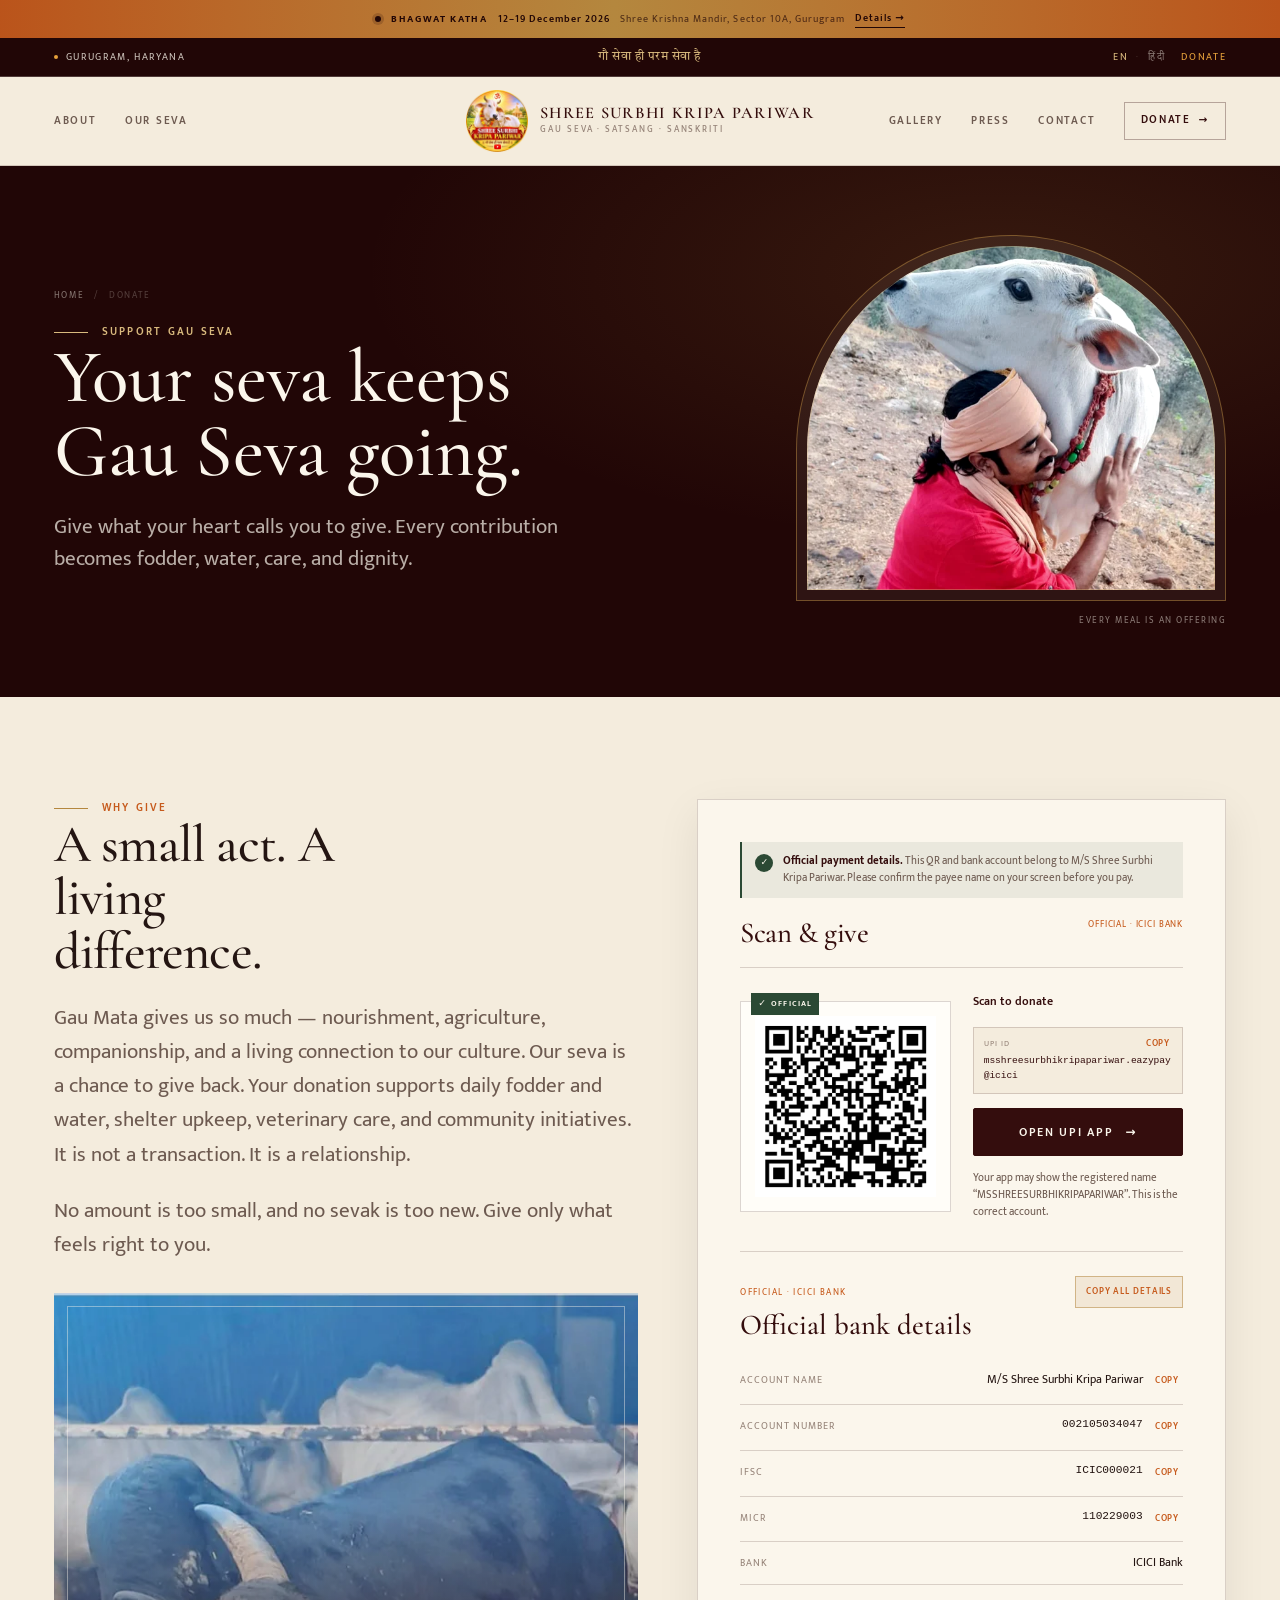
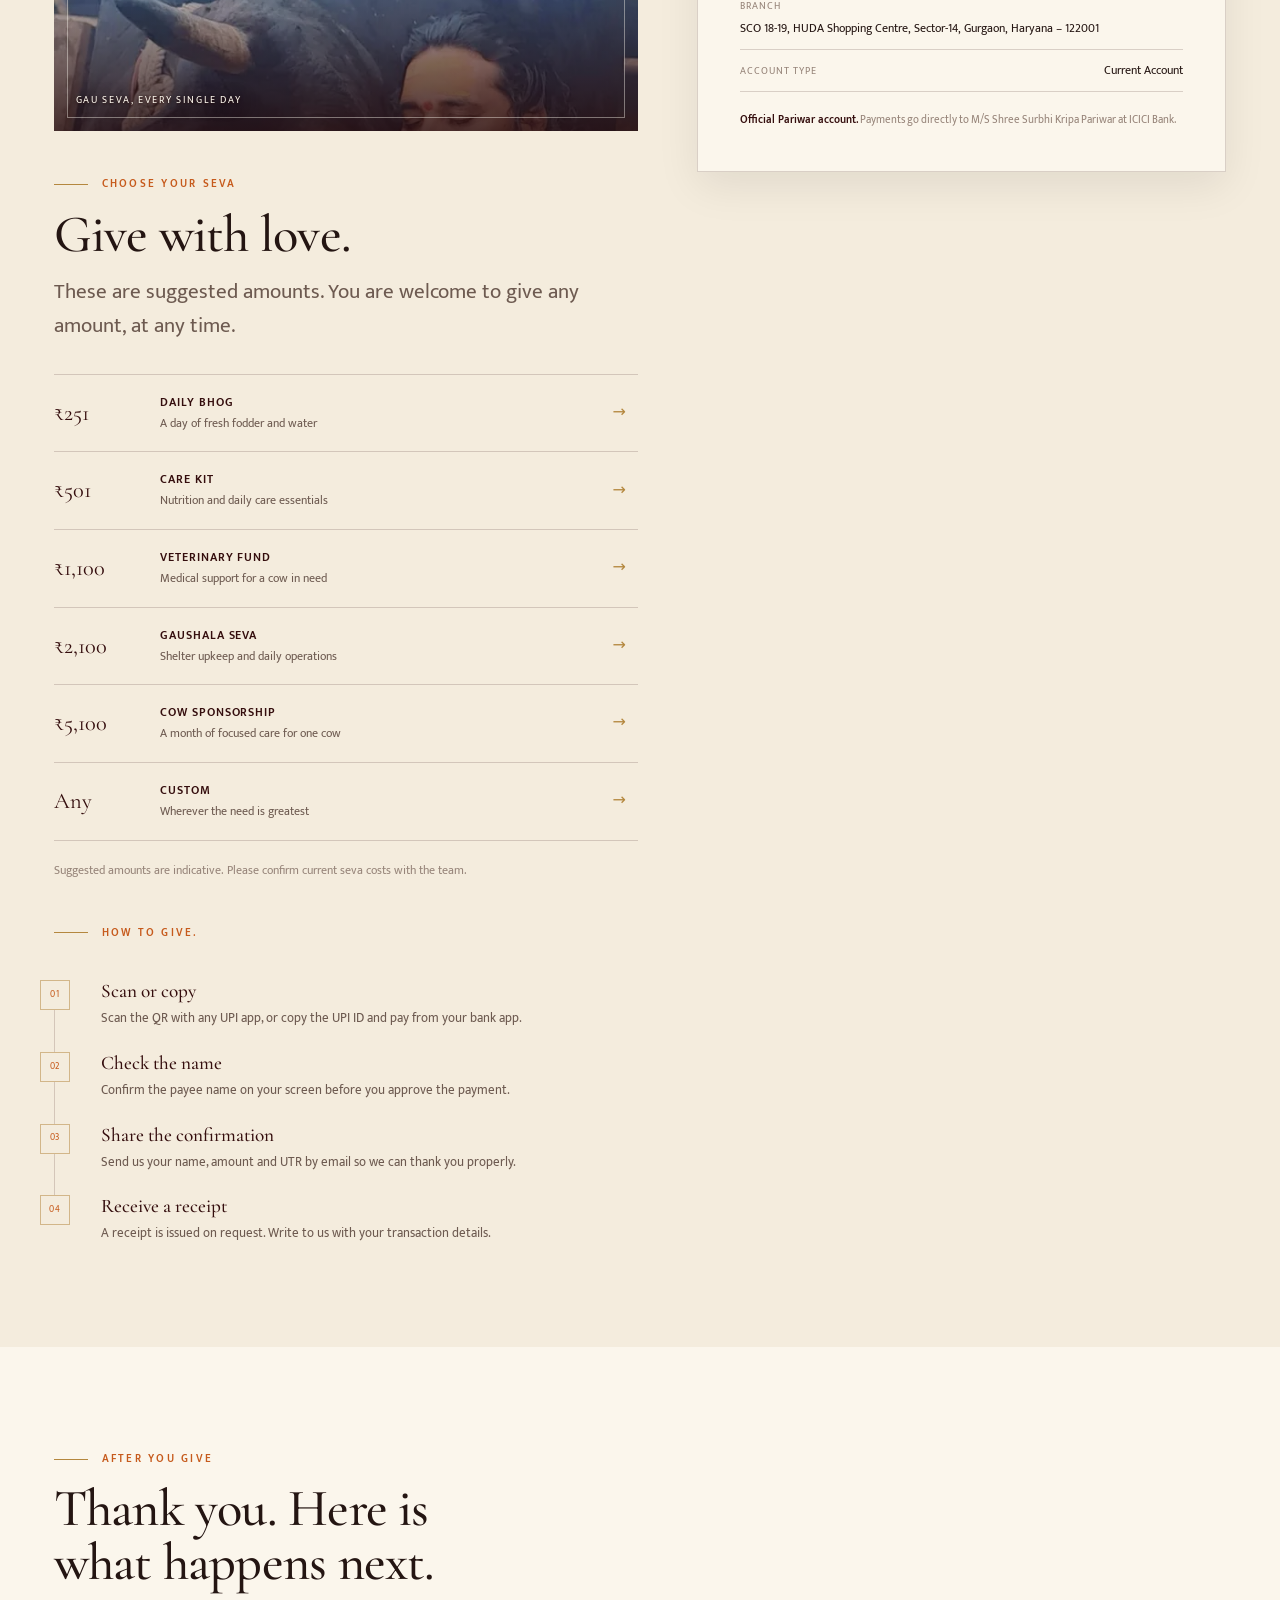
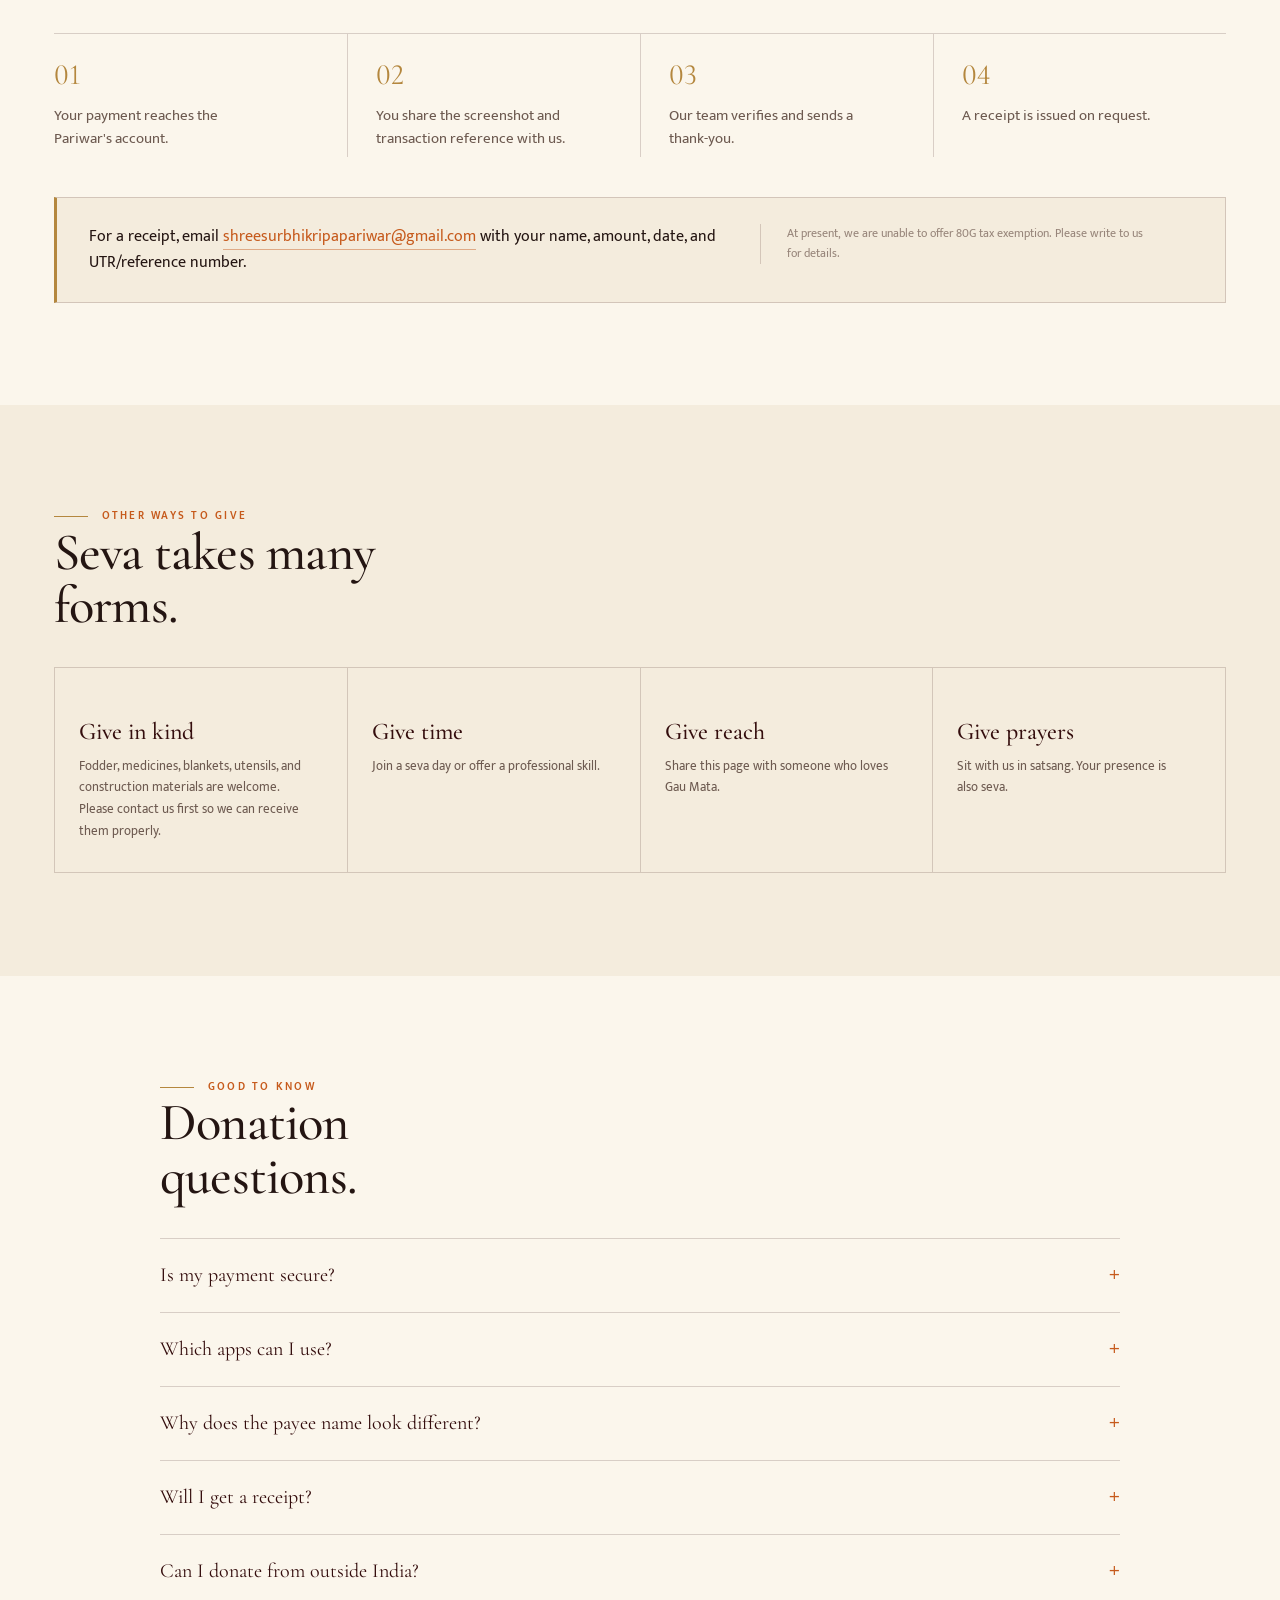
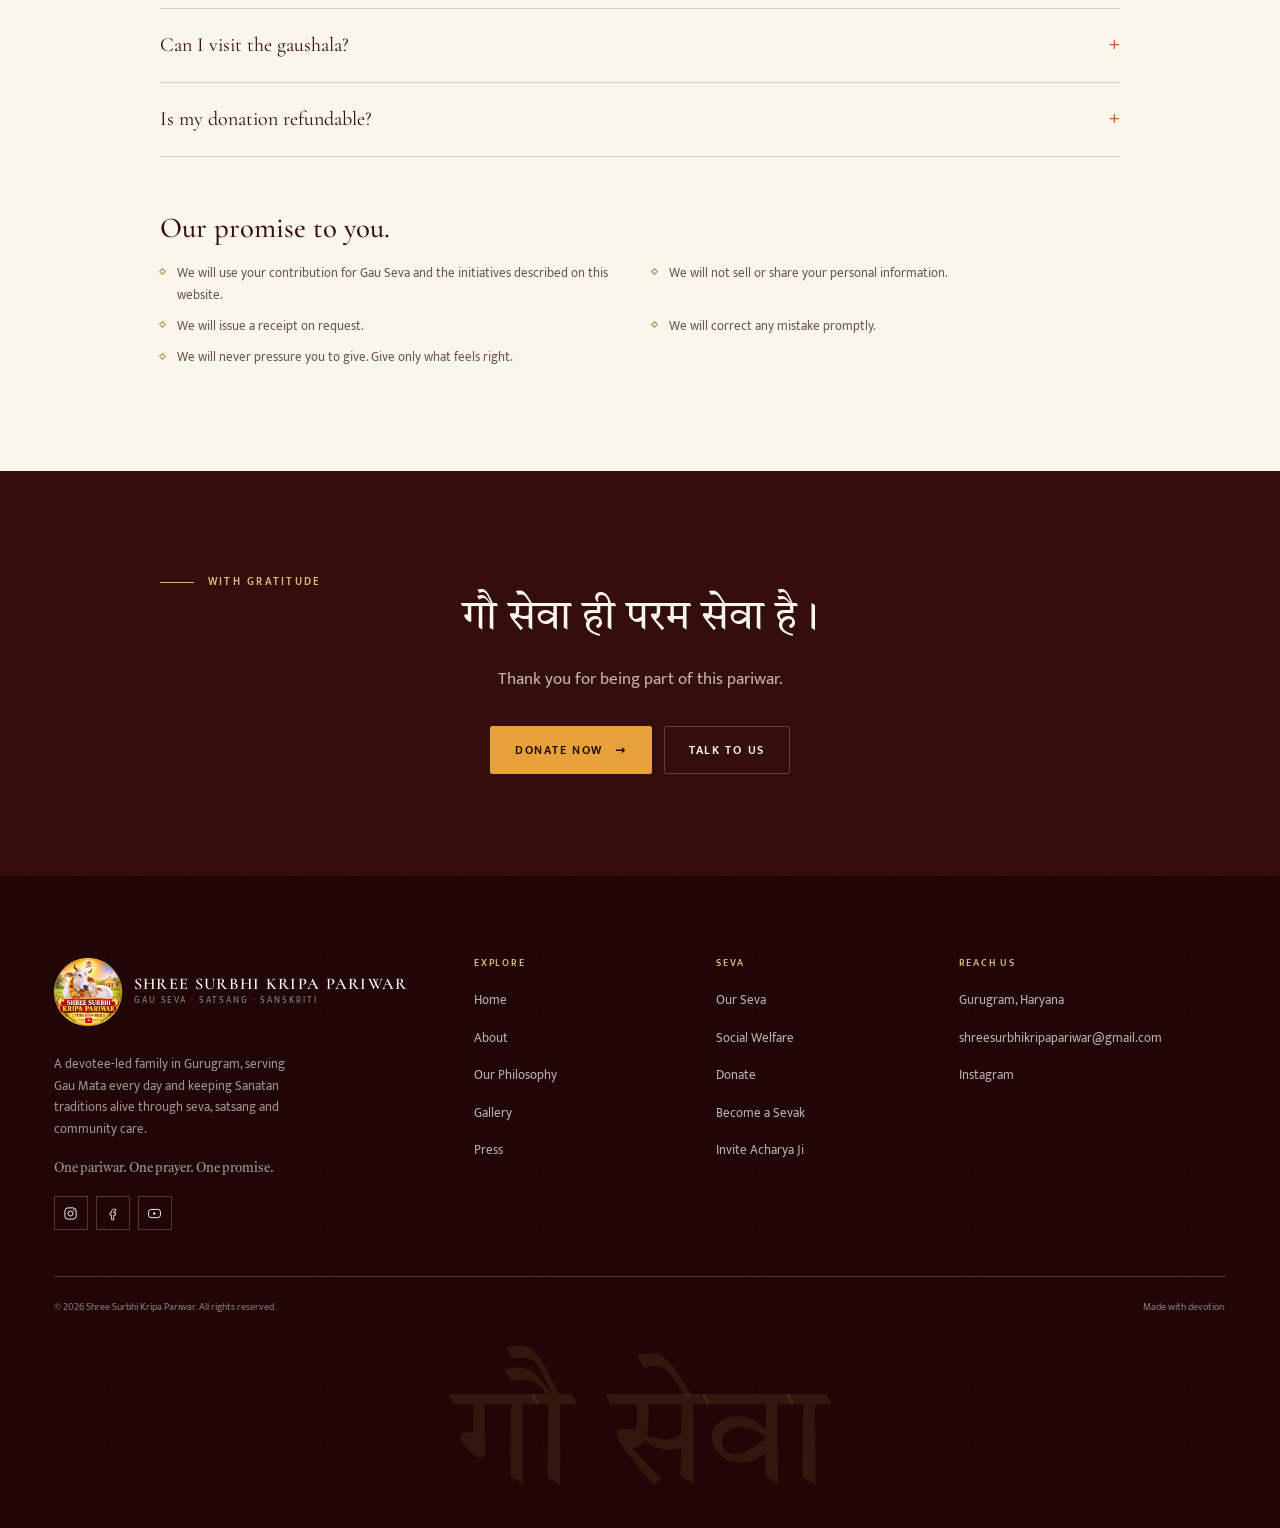
<file: donate.html>
<!DOCTYPE html>
<html lang="en" class="no-js">
<head>
<meta charset="utf-8">
<meta name="viewport" content="width=device-width, initial-scale=1">
<title>Donate for Gau Seva | UPI, QR & Bank Transfer</title>
<meta name="description" content="Support Shree Surbhi Kripa Pariwar&#x27;s daily Gau Seva in Gurugram. Donate securely by UPI QR, UPI ID, or bank transfer. Every contribution becomes fodder, care, and dignity.">
<meta name="robots" content="index,follow">
<meta name="theme-color" content="#210606">
<meta property="og:type" content="website">
<meta property="og:site_name" content="Shree Surbhi Kripa Pariwar">
<meta property="og:title" content="Donate for Gau Seva | UPI, QR &amp; Bank Transfer">
<meta property="og:description" content="Support Shree Surbhi Kripa Pariwar&#x27;s daily Gau Seva in Gurugram. Donate securely by UPI QR, UPI ID, or bank transfer. Every contribution becomes fodder, care, and dignity.">
<meta property="og:locale" content="en_IN">
<meta name="twitter:card" content="summary_large_image">
<link rel="icon" href="assets/brand/favicon.ico" sizes="any">
<link rel="icon" type="image/png" sizes="32x32" href="assets/brand/favicon-32.png">
<link rel="icon" type="image/png" sizes="192x192" href="assets/brand/favicon-192.png">
<link rel="apple-touch-icon" href="assets/brand/apple-touch-icon.png">
<link rel="preconnect" href="https://fonts.googleapis.com">
<link rel="preconnect" href="https://fonts.gstatic.com" crossorigin>
<link href="https://fonts.googleapis.com/css2?family=Cormorant+Garamond:ital,wght@0,400;0,500;0,600;1,400;1,500&family=Mukta:wght@300;400;500;600;700&family=Tiro+Devanagari+Hindi&display=swap" rel="stylesheet">
<link rel="stylesheet" href="assets/css/theme.css">
<link rel="stylesheet" href="assets/css/main.css">
<script type="application/ld+json">{"@context": "https://schema.org", "@type": "Organization", "name": "Shree Surbhi Kripa Pariwar", "description": "A devotee-led family in Gurugram, serving Gau Mata every day and keeping Sanatan traditions alive through seva, satsang and community care.", "email": "shreesurbhikripapariwar@gmail.com", "founder": {"@type": "Person", "name": "Gopremi Acharya Manish Hari Ji"}, "address": {"@type": "PostalAddress", "addressLocality": "Gurugram", "addressRegion": "Haryana", "addressCountry": "IN"}, "sameAs": ["https://www.instagram.com/shreesurbhikripapariwar/", "https://www.facebook.com/search/top?q=Shree%20Surbhi%20Kripa%20Pariwar", "https://youtube.com/@acharyamanishhari"]}</script>
</head>
<body>
<a class="skip-link" href="#main">Skip to content</a>
<div class="announcement">
<div class="container announcement__inner">
<a class="announcement__link" href="index.html#katha">
<span class="announcement__dot" aria-hidden="true"></span>
<span class="announcement__label">Bhagwat Katha</span>
<span class="announcement__when">12–19 December 2026</span>
<span class="announcement__where">Shree Krishna Mandir, Sector 10A, Gurugram</span>
<span class="announcement__cta"><span class="announcement__cta-text">Details</span> <span aria-hidden="true">→</span></span>
</a>
</div>
</div><div class="topbar">
<div class="container topbar__inner">
<span class="topbar__place">Gurugram, Haryana</span>
<span class="topbar__mantra">गौ सेवा ही परम सेवा है</span>
<div class="topbar__links">
<div class="topbar__lang">
<a href="donate.html" class="is-active" lang="en" hreflang="en">EN</a>
<span>·</span>
<a href="hi/donate.html" class="" lang="hi" hreflang="hi">हिंदी</a>
</div>
<a class="topbar__donate" href="donate.html">Donate</a>
</div>
</div>
</div><header class="masthead" data-header>
<div class="container masthead__inner">
<nav class="nav nav--left" aria-label="Primary">
<a class="nav__link" href="about.html">About</a>
<a class="nav__link" href="seva.html">Our Seva</a>
</nav>
<a class="brand" href="index.html" aria-label="Shree Surbhi Kripa Pariwar — Home">
<span class="brand__mark" aria-hidden="true"></span>
<span class="brand__text"><span class="brand__name">Shree Surbhi Kripa Pariwar</span><span class="brand__sub">Gau Seva · Satsang · Sanskriti</span></span>
</a>
<div class="masthead__end">
<nav class="nav nav--right" aria-label="Secondary">
<a class="nav__link" href="gallery.html">Gallery</a>
<a class="nav__link" href="press.html">Press</a>
<a class="nav__link" href="contact.html">Contact</a>
<a class="nav__cta" href="donate.html">Donate <span aria-hidden="true">→</span></a>
</nav>
<button class="menu-toggle" type="button" data-menu-open aria-controls="site-menu" aria-expanded="false">
<svg class="menu-toggle__icon" viewBox="0 0 24 24" fill="none" aria-hidden="true" focusable="false">
<path d="M3.5 7.5h17" stroke="currentColor" stroke-width="1.3" stroke-linecap="round"/>
<path d="M3.5 12h9.5" stroke="currentColor" stroke-width="1.3" stroke-linecap="round"/>
<path class="menu-toggle__gem" d="M18 10.2 19.8 12 18 13.8 16.2 12Z"/>
<path d="M3.5 16.5h17" stroke="currentColor" stroke-width="1.3" stroke-linecap="round"/>
</svg>
<span class="sr-only">Menu</span>
</button>
</div>
</div>
</header>
<div class="menu" id="site-menu" aria-hidden="true">
<div class="menu__head">
<span class="menu__brand">Shree Surbhi Kripa Pariwar</span>
<button class="menu__close" type="button" data-menu-close aria-label="Close menu">×</button>
</div>
<nav class="menu__nav" aria-label="Mobile"><a class="menu__link" href="index.html">Home<span>01</span></a><a class="menu__link" href="about.html">About<span>02</span></a><a class="menu__link" href="seva.html">Our Seva<span>03</span></a><a class="menu__link" href="gallery.html">Gallery<span>04</span></a><a class="menu__link" href="press.html">Press<span>05</span></a><a class="menu__link" href="donate.html">Donate<span>06</span></a><a class="menu__link" href="contact.html">Contact<span>07</span></a></nav>
<div class="menu__meta">
<span>Gurugram, Haryana, India</span>
<span>Visits by appointment · Mon–Sun</span>
<a href="mailto:shreesurbhikripapariwar@gmail.com">shreesurbhikripapariwar@gmail.com</a>
<div class="topbar__lang"><a href="hi/donate.html">English / हिंदी</a></div>
</div>
</div>
<main id="main">
<section class="page-hero grain">
<div class="container page-hero__grid">
<div class="reveal">
<nav class="breadcrumb" aria-label="Breadcrumb">
<a href="index.html">Home</a><span aria-hidden="true">/</span><span aria-current="page">Donate</span>
</nav>
<p class="eyebrow eyebrow--light">Support Gau Seva</p>
<h1>Your seva keeps Gau Seva going.</h1>
<p class="page-hero__lede">Give what your heart calls you to give. Every contribution becomes fodder, water, care, and dignity.</p>
</div>
<figure class="page-hero__figure reveal reveal--delay-1">
<div class="arch"><img src="assets/images/cow-embrace.webp" srcset="assets/images/cow-embrace-640.webp 640w, assets/images/cow-embrace-988.webp 988w" sizes="(max-width: 760px) 90vw, 430px" width="988" height="1600" alt="Acharya Manish Hari Ji embracing a white cow." loading="eager" decoding="async" fetchpriority="high" class="arch__img"></div>
<figcaption class="page-hero__caption">Every meal is an offering</figcaption>
</figure>
</div>
</section>

<section class="section">
<div class="container">
<div class="donate-layout">
<div class="donate-layout__intro reveal">
<p class="eyebrow">Why Give</p>
<h2>A small act. A living difference.</h2>
<p class="body-copy">Gau Mata gives us so much — nourishment, agriculture, companionship, and a living connection to our culture. Our seva is a chance to give back. Your donation supports daily fodder and water, shelter upkeep, veterinary care, and community initiatives. It is not a transaction. It is a relationship.</p><p class="body-copy">No amount is too small, and no sevak is too new. Give only what feels right to you.</p>
<figure class="pillars__media" style="margin-top:30px;aspect-ratio:4/3">
<img src="assets/images/gau-seva-black-cow.webp" srcset="assets/images/gau-seva-black-cow-640.webp 640w, assets/images/gau-seva-black-cow-903.webp 903w" sizes="(max-width: 1024px) 92vw, 560px" width="903" height="1280" alt="Acharya Manish Hari Ji embracing a black cow at the gaushala." loading="lazy" decoding="async">
<span class="pillars__caption">Gau Seva, every single day</span>
</figure>

<div style="margin-top:44px">
<p class="eyebrow">Choose Your Seva</p>
<h2 style="margin-top:14px">Give with love.</h2>
<p class="body-copy" style="margin-top:14px">These are suggested amounts. You are welcome to give any amount, at any time.</p>
<div class="donation-tiers"><div class="donation-tier"><span class="donation-tier__amount">₹251</span><div class="donation-tier__body"><strong>Daily Bhog</strong><span>A day of fresh fodder and water</span></div><span class="donation-tier__arrow" aria-hidden="true">→</span></div><div class="donation-tier"><span class="donation-tier__amount">₹501</span><div class="donation-tier__body"><strong>Care Kit</strong><span>Nutrition and daily care essentials</span></div><span class="donation-tier__arrow" aria-hidden="true">→</span></div><div class="donation-tier"><span class="donation-tier__amount">₹1,100</span><div class="donation-tier__body"><strong>Veterinary Fund</strong><span>Medical support for a cow in need</span></div><span class="donation-tier__arrow" aria-hidden="true">→</span></div><div class="donation-tier"><span class="donation-tier__amount">₹2,100</span><div class="donation-tier__body"><strong>Gaushala Seva</strong><span>Shelter upkeep and daily operations</span></div><span class="donation-tier__arrow" aria-hidden="true">→</span></div><div class="donation-tier"><span class="donation-tier__amount">₹5,100</span><div class="donation-tier__body"><strong>Cow Sponsorship</strong><span>A month of focused care for one cow</span></div><span class="donation-tier__arrow" aria-hidden="true">→</span></div><div class="donation-tier"><span class="donation-tier__amount">Any</span><div class="donation-tier__body"><strong>Custom</strong><span>Wherever the need is greatest</span></div><span class="donation-tier__arrow" aria-hidden="true">→</span></div></div>
<p class="press__note">Suggested amounts are indicative. Please confirm current seva costs with the team.</p>
</div>

<div style="margin-top:44px">
<p class="eyebrow">How to give.</p>
<div class="donate-steps"><div class="donate-step"><h3>Scan or copy</h3><p>Scan the QR with any UPI app, or copy the UPI ID and pay from your bank app.</p></div><div class="donate-step"><h3>Check the name</h3><p>Confirm the payee name on your screen before you approve the payment.</p></div><div class="donate-step"><h3>Share the confirmation</h3><p>Send us your name, amount and UTR by email so we can thank you properly.</p></div><div class="donate-step"><h3>Receive a receipt</h3><p>A receipt is issued on request. Write to us with your transaction details.</p></div></div>
</div>
</div>
<aside class="donate-layout__aside reveal reveal--delay-1">
<aside class="payment-card" aria-label="Scan &amp; give">
<div class="official-banner"><span class="official-banner__icon" aria-hidden="true">✓</span><p><strong>Official payment details.</strong> This QR and bank account belong to M/S Shree Surbhi Kripa Pariwar. Please confirm the payee name on your screen before you pay.</p></div>
<div class="payment-card__head"><h2>Scan &amp; give</h2><span>Official · ICICI Bank</span></div>
<div class="qr-wrap">
<div class="qr"><span class="qr__official">Official</span>
<img src="assets/images/qr-official.png" alt="Official UPI QR code for M/S Shree Surbhi Kripa Pariwar" width="504" height="504" loading="lazy" decoding="async">
</div>
<div class="qr__side">
<p class="scan-label"><strong>Scan to donate</strong></p>
<div class="upi"><span class="upi__label">UPI ID</span><code>msshreesurbhikripapariwar.eazypay<wbr>@icici</code><button class="copy-btn" type="button" data-copy="msshreesurbhikripapariwar.eazypay@icici" data-copy-label="Copy" data-copied-label="Copied">Copy</button></div>
<a class="btn btn--dark" href="upi://pay?pa=msshreesurbhikripapariwar.eazypay%40icici&amp;pn=MSSHREESURBHIKRIPAPARIWAR&amp;cu=INR">Open UPI app <span class="btn__arrow" aria-hidden="true">→</span></a>
<p class="qr__apps">Your app may show the registered name “MSSHREESURBHIKRIPAPARIWAR”. This is the correct account.</p>
</div>
</div>
<section class="bank-details" id="bank" aria-labelledby="bank-title">
<div class="bank-details__head">
<div><span class="bank-details__eyebrow">Official · ICICI Bank</span><h3 id="bank-title">Official bank details</h3></div>
<button class="copy-btn copy-btn--all" type="button" data-copy="Account name: M/S Shree Surbhi Kripa Pariwar
Account number: 002105034047
IFSC: ICIC000021
MICR: 110229003
Bank: ICICI Bank
Branch: SCO 18-19, HUDA Shopping Centre, Sector-14, Gurgaon, Haryana – 122001
Account type: Current Account
UPI ID: msshreesurbhikripapariwar.eazypay@icici" data-copy-label="Copy all details" data-copied-label="Copied">Copy all details</button>
</div>
<dl class="bank__table"><div class="bank__row"><dt>Account name</dt><dd><span class="bank__value"><span>M/S Shree Surbhi Kripa Pariwar</span><button class="copy-btn" type="button" data-copy="M/S Shree Surbhi Kripa Pariwar" data-copy-label="Copy" data-copied-label="Copied">Copy</button></span></dd></div><div class="bank__row"><dt>Account number</dt><dd><span class="bank__value"><code>002105034047</code><button class="copy-btn" type="button" data-copy="002105034047" data-copy-label="Copy" data-copied-label="Copied">Copy</button></span></dd></div><div class="bank__row"><dt>IFSC</dt><dd><span class="bank__value"><code>ICIC000021</code><button class="copy-btn" type="button" data-copy="ICIC000021" data-copy-label="Copy" data-copied-label="Copied">Copy</button></span></dd></div><div class="bank__row"><dt>MICR</dt><dd><span class="bank__value"><code>110229003</code><button class="copy-btn" type="button" data-copy="110229003" data-copy-label="Copy" data-copied-label="Copied">Copy</button></span></dd></div><div class="bank__row"><dt>Bank</dt><dd><span class="bank__value"><span>ICICI Bank</span></span></dd></div><div class="bank__row bank__row--wide"><dt>Branch</dt><dd><span class="bank__value"><span>SCO 18-19, HUDA Shopping Centre, Sector-14, Gurgaon, Haryana – 122001</span></span></dd></div><div class="bank__row"><dt>Account type</dt><dd><span class="bank__value"><span>Current Account</span></span></dd></div></dl>
<p class="payment-card__trust"><strong>Official Pariwar account.</strong> Payments go directly to M/S Shree Surbhi Kripa Pariwar at ICICI Bank.</p>
</section>

</aside>
</aside>
</div>
</div>
</section>

<section class="section section--raised aftercare">
<div class="container">
<div class="aftercare__head reveal">
<p class="eyebrow">After You Give</p>
<h2>Thank you. Here is what happens next.</h2>
</div>
<ol class="aftercare__grid reveal"><li class="aftercare__step"><span class="aftercare__num">01</span><p>Your payment reaches the Pariwar's account.</p></li><li class="aftercare__step"><span class="aftercare__num">02</span><p>You share the screenshot and transaction reference with us.</p></li><li class="aftercare__step"><span class="aftercare__num">03</span><p>Our team verifies and sends a thank-you.</p></li><li class="aftercare__step"><span class="aftercare__num">04</span><p>A receipt is issued on request.</p></li></ol>
<div class="aftercare__note reveal">
<p class="aftercare__receipt">For a receipt, email <a href="mailto:shreesurbhikripapariwar@gmail.com">shreesurbhikripapariwar@gmail.com</a> with your name, amount, date, and UTR/reference number.</p>
<p class="aftercare__tax">At present, we are unable to offer 80G tax exemption. Please write to us for details.</p>
</div>
</div>
</section>

<section class="section">
<div class="container">
<div class="values__head reveal">
<div><p class="eyebrow">Other Ways to Give</p><h2>Seva takes many forms.</h2></div>
</div>
<div class="values__grid"><article class="value reveal"><h3>Give in kind</h3><p>Fodder, medicines, blankets, utensils, and construction materials are welcome. Please contact us first so we can receive them properly.</p></article><article class="value reveal"><h3>Give time</h3><p>Join a seva day or offer a professional skill.</p></article><article class="value reveal"><h3>Give reach</h3><p>Share this page with someone who loves Gau Mata.</p></article><article class="value reveal"><h3>Give prayers</h3><p>Sit with us in satsang. Your presence is also seva.</p></article></div>
</div>
</section>

<section class="section section--raised">
<div class="container--narrow">
<div class="values__head reveal">
<div><p class="eyebrow">Good to Know</p><h2>Donation questions.</h2></div>
</div>
<div class="faq"><details><summary>Is my payment secure?</summary><p class="faq__answer">Yes. You pay directly through your own UPI app or bank. We never ask for your card number, UPI PIN, OTP, or banking password. Never share these with anyone, including someone claiming to represent us.</p></details><details><summary>Which apps can I use?</summary><p class="faq__answer">Any UPI-enabled app, including GPay, PhonePe, Paytm, BHIM, and most bank apps.</p></details><details><summary>Why does the payee name look different?</summary><p class="faq__answer">The registered UPI name is “MSSHREESURBHIKRIPAPARIWAR”. Your app may display it in capital letters. The UPI ID ends with @icici.</p></details><details><summary>Will I get a receipt?</summary><p class="faq__answer">Yes, on request. Email your name, amount, date, and UTR to shreesurbhikripapariwar@gmail.com.</p></details><details><summary>Can I donate from outside India?</summary><p class="faq__answer">UPI requires an Indian bank account. For international transfers, please write to us first so we can guide you correctly.</p></details><details><summary>Can I visit the gaushala?</summary><p class="faq__answer">Yes, by appointment. Please message us before visiting so we can welcome you properly.</p></details><details><summary>Is my donation refundable?</summary><p class="faq__answer">Donations are generally non-refundable. If you have made an error, write to us within seven days and we will review it in good faith.</p></details></div>

<div style="margin-top:54px">
<h3 style="font-size:var(--step-2);color:var(--color-maroon)">Our promise to you.</h3>
<ul class="checklist" style="margin-top:18px"><li>We will use your contribution for Gau Seva and the initiatives described on this website.</li><li>We will not sell or share your personal information.</li><li>We will issue a receipt on request.</li><li>We will correct any mistake promptly.</li><li>We will never pressure you to give. Give only what feels right.</li></ul>
</div>
</div>
</section>

<section class="section section--maroon grain cta-band">
<div class="container--narrow reveal">
<p class="eyebrow eyebrow--light">With Gratitude</p>
<h2 class="hindi" style="font-family:var(--font-hindi);font-size:var(--step-3);line-height:1.3">गौ सेवा ही परम सेवा है।</h2>
<p class="body-copy">Thank you for being part of this pariwar.</p>
<div class="cta-band__actions">
<a class="btn btn--primary" href="#bank">Donate now <span class="btn__arrow" aria-hidden="true">→</span></a>
<a class="btn btn--ghost" href="contact.html">Talk to us</a>
</div>
</div>
</section>
</main><footer class="footer">
<div class="container footer__top">
<div class="footer__brand">
<a class="brand" href="index.html" aria-label="Shree Surbhi Kripa Pariwar">
<span class="brand__mark" aria-hidden="true"></span>
<span class="brand__text"><span class="brand__name">Shree Surbhi Kripa Pariwar</span><span class="brand__sub">Gau Seva · Satsang · Sanskriti</span></span>
</a>
<p>A devotee-led family in Gurugram, serving Gau Mata every day and keeping Sanatan traditions alive through seva, satsang and community care.</p>
<p class="footer__mantra">One pariwar. One prayer. One promise.</p>
<div class="social"><a href="https://www.instagram.com/shreesurbhikripapariwar/" target="_blank" rel="noopener noreferrer" aria-label="Instagram"><svg viewBox="0 0 24 24" fill="none" aria-hidden="true"><rect x="3" y="3" width="18" height="18" rx="5" stroke="currentColor" stroke-width="1.5"/><circle cx="12" cy="12" r="4" stroke="currentColor" stroke-width="1.5"/><circle cx="17.2" cy="6.8" r="1.1" fill="currentColor"/></svg></a><a href="https://www.facebook.com/search/top?q=Shree%20Surbhi%20Kripa%20Pariwar" target="_blank" rel="noopener noreferrer" aria-label="Facebook"><svg viewBox="0 0 24 24" fill="none" aria-hidden="true"><path d="M14.5 8.5H17V5h-2.5C12 5 10.5 6.7 10.5 9v2H8v3.5h2.5V22H14v-7.5h2.7L17 11h-3V9.3c0-.5.2-.8.5-.8Z" stroke="currentColor" stroke-width="1.3" stroke-linejoin="round"/></svg></a><a href="https://youtube.com/@acharyamanishhari" target="_blank" rel="noopener noreferrer" aria-label="YouTube"><svg viewBox="0 0 24 24" fill="none" aria-hidden="true"><rect x="2.5" y="5.5" width="19" height="13" rx="4" stroke="currentColor" stroke-width="1.5"/><path d="m10 9.5 5 2.5-5 2.5v-5Z" fill="currentColor"/></svg></a></div>
</div>
<div class="footer__col">
<h3>Explore</h3>
<ul>
<li><a href="index.html">Home</a></li>
<li><a href="about.html">About</a></li>
<li><a href="about.html#philosophy">Our Philosophy</a></li>
<li><a href="gallery.html">Gallery</a></li>
<li><a href="press.html">Press</a></li>
</ul>
</div>
<div class="footer__col">
<h3>Seva</h3>
<ul>
<li><a href="seva.html">Our Seva</a></li>
<li><a href="seva.html#social-welfare">Social Welfare</a></li>
<li><a href="donate.html">Donate</a></li>
<li><a href="contact.html#volunteer">Become a Sevak</a></li>
<li><a href="contact.html#invite">Invite Acharya Ji</a></li>
</ul>
</div>
<div class="footer__col">
<h3>Reach us</h3>
<ul>
<li><a href="contact.html">Gurugram, Haryana</a></li>
<li><a href="mailto:shreesurbhikripapariwar@gmail.com">shreesurbhikripapariwar@gmail.com</a></li>
<li><a href="https://www.instagram.com/shreesurbhikripapariwar/" target="_blank" rel="noopener noreferrer">Instagram</a></li>
</ul>
</div>
</div>
<div class="container footer__bottom">
<span>© 2026 Shree Surbhi Kripa Pariwar. All rights reserved.</span>
<span>Made with devotion.</span>
</div>
<div class="footer__watermark" aria-hidden="true"><span>गौ सेवा</span></div>
</footer>
<script src="assets/js/site.js" defer></script></body></html>
</file>
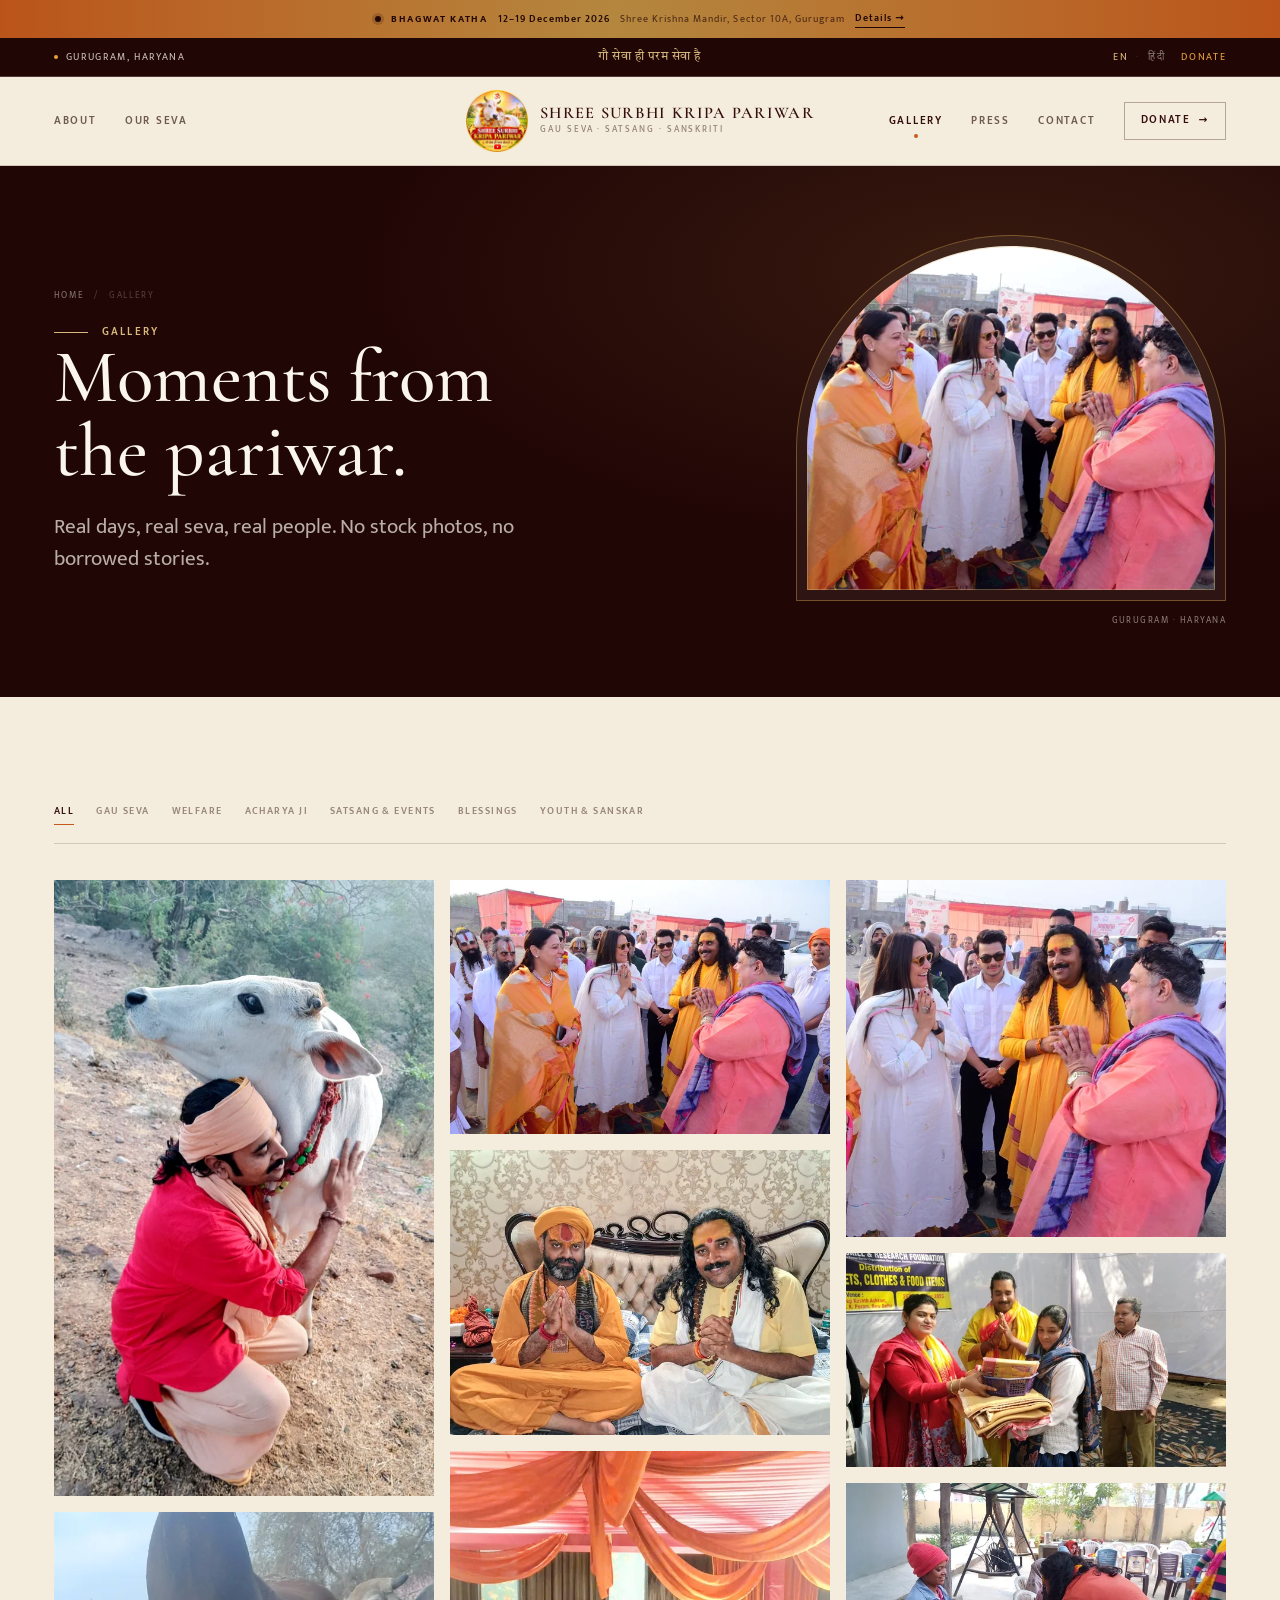
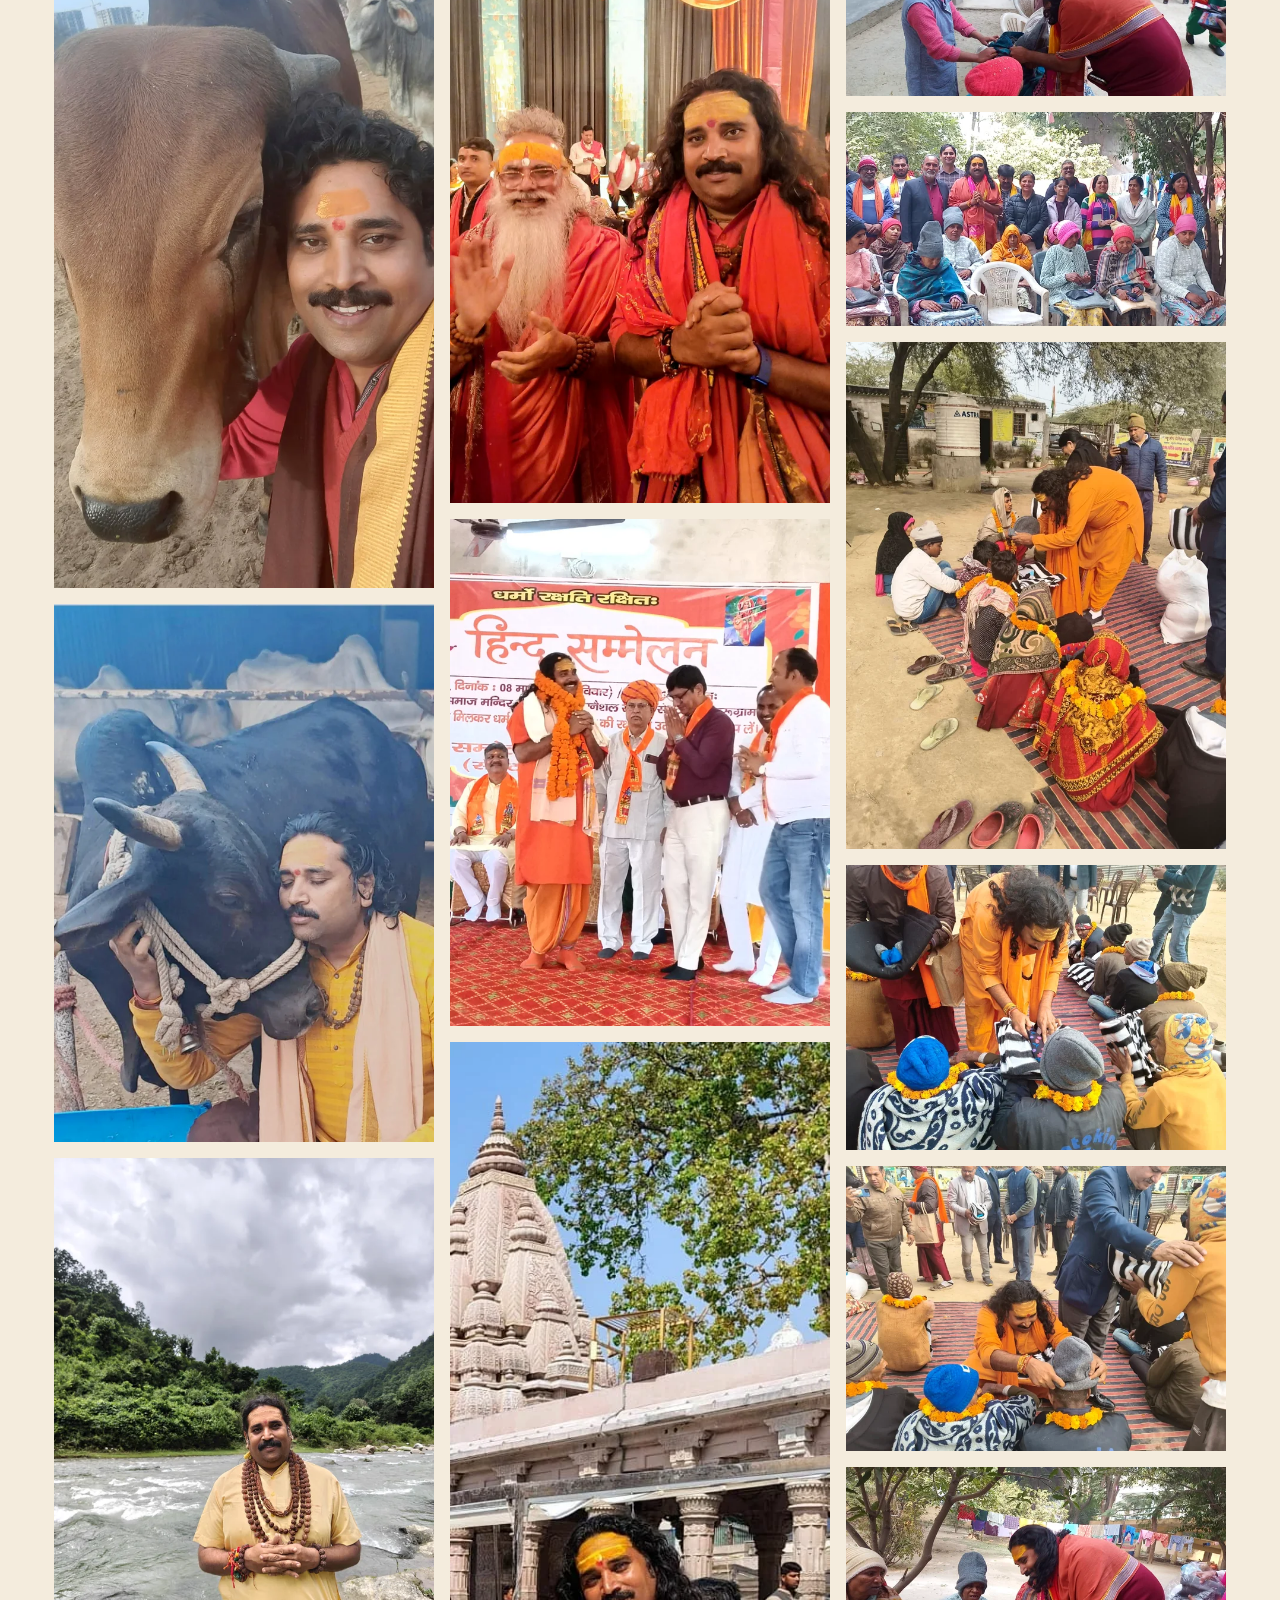
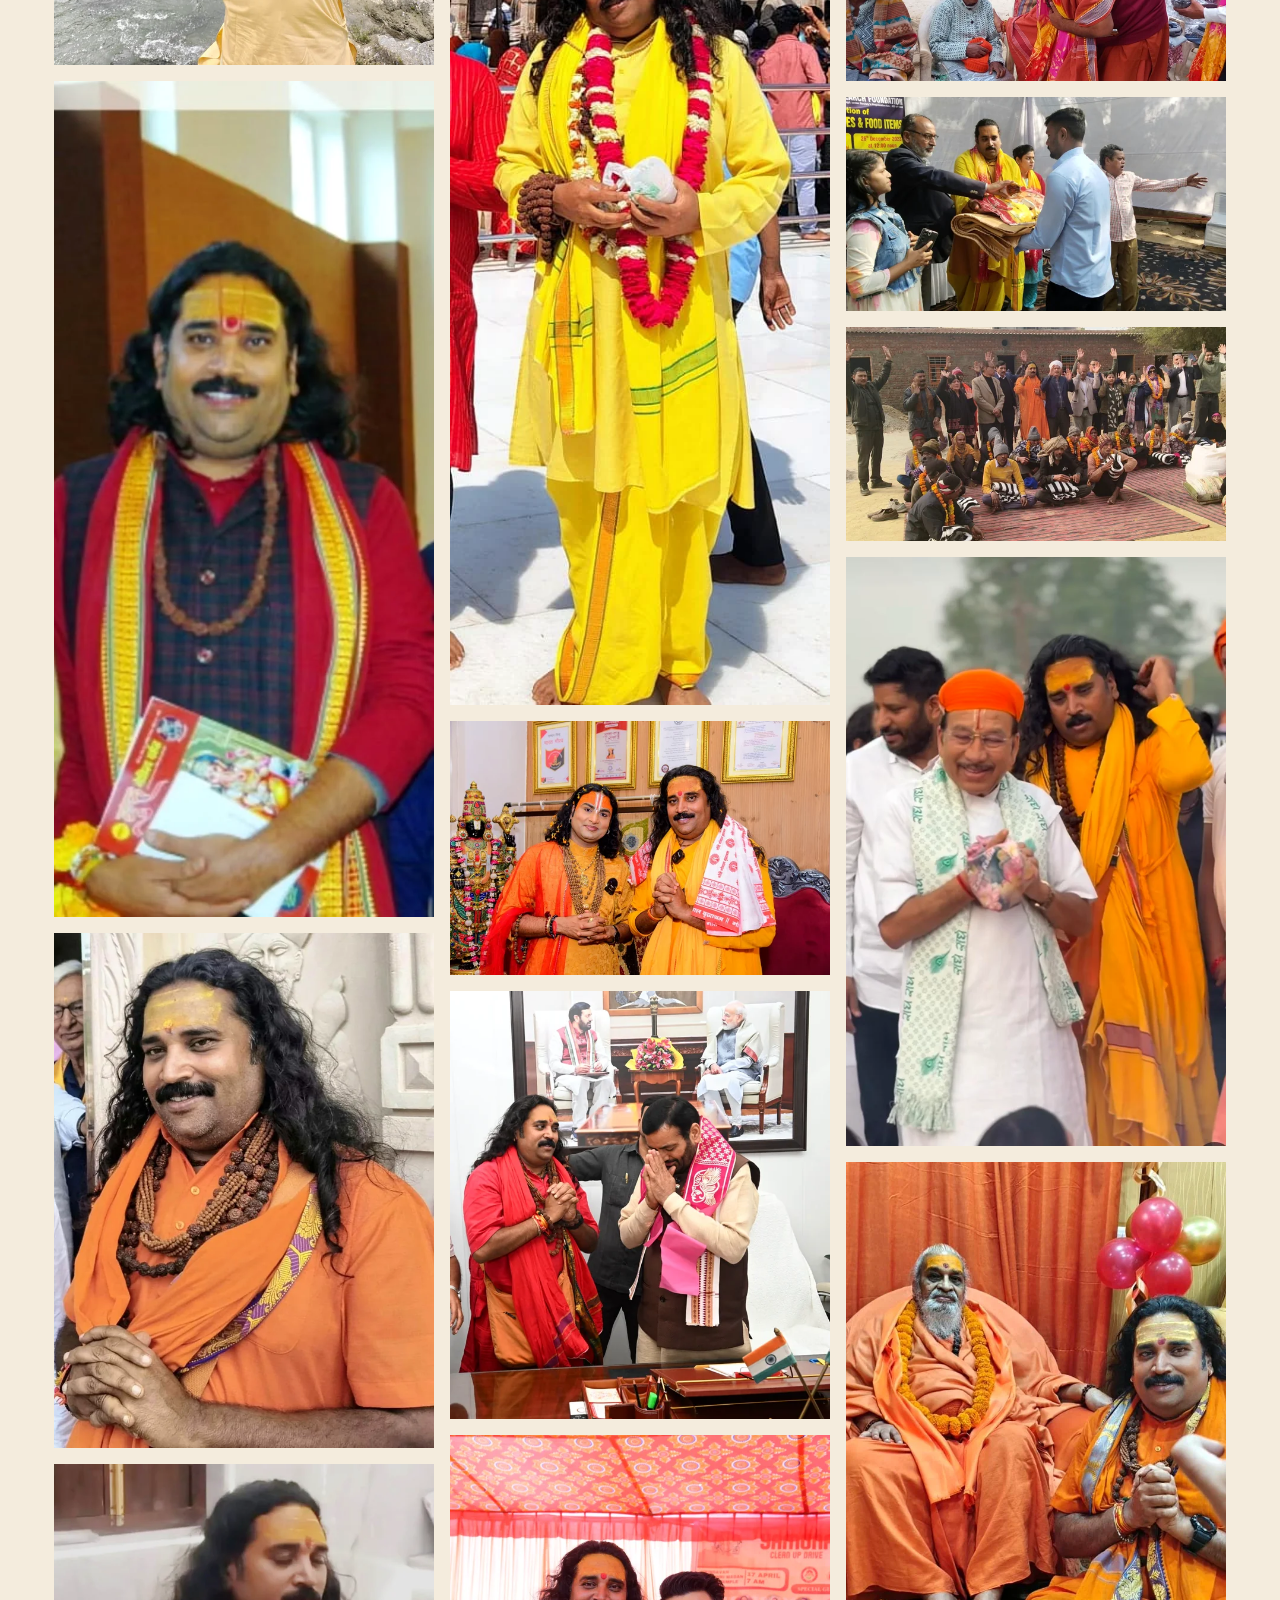
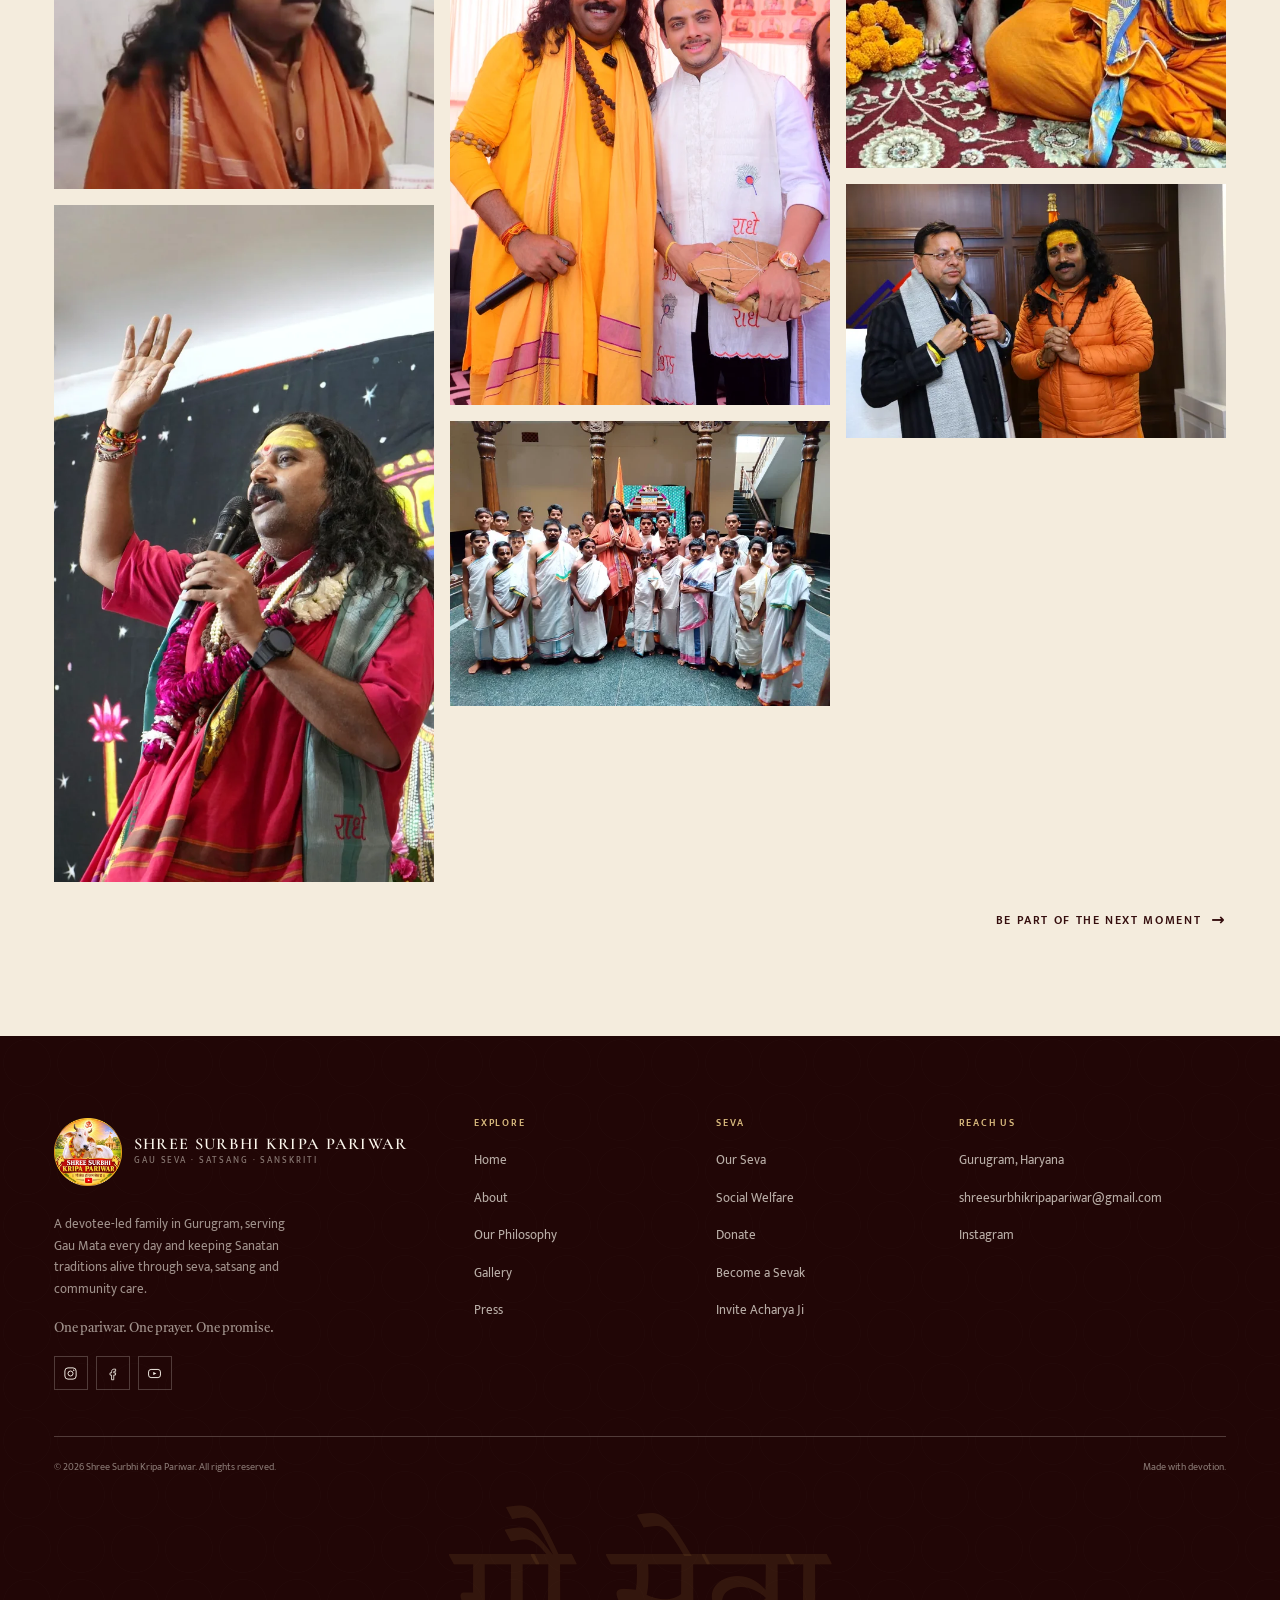
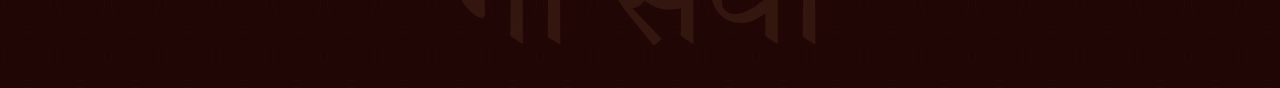
<file: gallery.html>
<!DOCTYPE html>
<html lang="en" class="no-js">
<head>
<meta charset="utf-8">
<meta name="viewport" content="width=device-width, initial-scale=1">
<title>Gallery | Gau Seva, Satsang & Community Moments</title>
<meta name="description" content="See real moments from Shree Surbhi Kripa Pariwar — Gau Seva, satsang, youth sanskar, and community events in Gurugram, Haryana.">
<meta name="robots" content="index,follow">
<meta name="theme-color" content="#210606">
<meta property="og:type" content="website">
<meta property="og:site_name" content="Shree Surbhi Kripa Pariwar">
<meta property="og:title" content="Gallery | Gau Seva, Satsang &amp; Community Moments">
<meta property="og:description" content="See real moments from Shree Surbhi Kripa Pariwar — Gau Seva, satsang, youth sanskar, and community events in Gurugram, Haryana.">
<meta property="og:locale" content="en_IN">
<meta name="twitter:card" content="summary_large_image">
<link rel="icon" href="assets/brand/favicon.ico" sizes="any">
<link rel="icon" type="image/png" sizes="32x32" href="assets/brand/favicon-32.png">
<link rel="icon" type="image/png" sizes="192x192" href="assets/brand/favicon-192.png">
<link rel="apple-touch-icon" href="assets/brand/apple-touch-icon.png">
<link rel="preconnect" href="https://fonts.googleapis.com">
<link rel="preconnect" href="https://fonts.gstatic.com" crossorigin>
<link href="https://fonts.googleapis.com/css2?family=Cormorant+Garamond:ital,wght@0,400;0,500;0,600;1,400;1,500&family=Mukta:wght@300;400;500;600;700&family=Tiro+Devanagari+Hindi&display=swap" rel="stylesheet">
<link rel="stylesheet" href="assets/css/theme.css">
<link rel="stylesheet" href="assets/css/main.css">
<script type="application/ld+json">{"@context": "https://schema.org", "@type": "Organization", "name": "Shree Surbhi Kripa Pariwar", "description": "A devotee-led family in Gurugram, serving Gau Mata every day and keeping Sanatan traditions alive through seva, satsang and community care.", "email": "shreesurbhikripapariwar@gmail.com", "founder": {"@type": "Person", "name": "Gopremi Acharya Manish Hari Ji"}, "address": {"@type": "PostalAddress", "addressLocality": "Gurugram", "addressRegion": "Haryana", "addressCountry": "IN"}, "sameAs": ["https://www.instagram.com/shreesurbhikripapariwar/", "https://www.facebook.com/search/top?q=Shree%20Surbhi%20Kripa%20Pariwar", "https://youtube.com/@acharyamanishhari"]}</script>
</head>
<body>
<a class="skip-link" href="#main">Skip to content</a>
<div class="announcement">
<div class="container announcement__inner">
<a class="announcement__link" href="index.html#katha">
<span class="announcement__dot" aria-hidden="true"></span>
<span class="announcement__label">Bhagwat Katha</span>
<span class="announcement__when">12–19 December 2026</span>
<span class="announcement__where">Shree Krishna Mandir, Sector 10A, Gurugram</span>
<span class="announcement__cta"><span class="announcement__cta-text">Details</span> <span aria-hidden="true">→</span></span>
</a>
</div>
</div><div class="topbar">
<div class="container topbar__inner">
<span class="topbar__place">Gurugram, Haryana</span>
<span class="topbar__mantra">गौ सेवा ही परम सेवा है</span>
<div class="topbar__links">
<div class="topbar__lang">
<a href="gallery.html" class="is-active" lang="en" hreflang="en">EN</a>
<span>·</span>
<a href="hi/gallery.html" class="" lang="hi" hreflang="hi">हिंदी</a>
</div>
<a class="topbar__donate" href="donate.html">Donate</a>
</div>
</div>
</div><header class="masthead" data-header>
<div class="container masthead__inner">
<nav class="nav nav--left" aria-label="Primary">
<a class="nav__link" href="about.html">About</a>
<a class="nav__link" href="seva.html">Our Seva</a>
</nav>
<a class="brand" href="index.html" aria-label="Shree Surbhi Kripa Pariwar — Home">
<span class="brand__mark" aria-hidden="true"></span>
<span class="brand__text"><span class="brand__name">Shree Surbhi Kripa Pariwar</span><span class="brand__sub">Gau Seva · Satsang · Sanskriti</span></span>
</a>
<div class="masthead__end">
<nav class="nav nav--right" aria-label="Secondary">
<a class="nav__link is-active" href="gallery.html">Gallery</a>
<a class="nav__link" href="press.html">Press</a>
<a class="nav__link" href="contact.html">Contact</a>
<a class="nav__cta" href="donate.html">Donate <span aria-hidden="true">→</span></a>
</nav>
<button class="menu-toggle" type="button" data-menu-open aria-controls="site-menu" aria-expanded="false">
<svg class="menu-toggle__icon" viewBox="0 0 24 24" fill="none" aria-hidden="true" focusable="false">
<path d="M3.5 7.5h17" stroke="currentColor" stroke-width="1.3" stroke-linecap="round"/>
<path d="M3.5 12h9.5" stroke="currentColor" stroke-width="1.3" stroke-linecap="round"/>
<path class="menu-toggle__gem" d="M18 10.2 19.8 12 18 13.8 16.2 12Z"/>
<path d="M3.5 16.5h17" stroke="currentColor" stroke-width="1.3" stroke-linecap="round"/>
</svg>
<span class="sr-only">Menu</span>
</button>
</div>
</div>
</header>
<div class="menu" id="site-menu" aria-hidden="true">
<div class="menu__head">
<span class="menu__brand">Shree Surbhi Kripa Pariwar</span>
<button class="menu__close" type="button" data-menu-close aria-label="Close menu">×</button>
</div>
<nav class="menu__nav" aria-label="Mobile"><a class="menu__link" href="index.html">Home<span>01</span></a><a class="menu__link" href="about.html">About<span>02</span></a><a class="menu__link" href="seva.html">Our Seva<span>03</span></a><a class="menu__link" href="gallery.html">Gallery<span>04</span></a><a class="menu__link" href="press.html">Press<span>05</span></a><a class="menu__link" href="donate.html">Donate<span>06</span></a><a class="menu__link" href="contact.html">Contact<span>07</span></a></nav>
<div class="menu__meta">
<span>Gurugram, Haryana, India</span>
<span>Visits by appointment · Mon–Sun</span>
<a href="mailto:shreesurbhikripapariwar@gmail.com">shreesurbhikripapariwar@gmail.com</a>
<div class="topbar__lang"><a href="hi/gallery.html">English / हिंदी</a></div>
</div>
</div>
<main id="main">
<section class="page-hero grain">
<div class="container page-hero__grid">
<div class="reveal">
<nav class="breadcrumb" aria-label="Breadcrumb">
<a href="index.html">Home</a><span aria-hidden="true">/</span><span aria-current="page">Gallery</span>
</nav>
<p class="eyebrow eyebrow--light">Gallery</p>
<h1>Moments from the pariwar.</h1>
<p class="page-hero__lede">Real days, real seva, real people. No stock photos, no borrowed stories.</p>
</div>
<figure class="page-hero__figure reveal reveal--delay-1">
<div class="arch"><img src="assets/images/community-event.webp" srcset="assets/images/community-event-640.webp 640w, assets/images/community-event-1080.webp 1080w, assets/images/community-event-1600.webp 1600w" sizes="(max-width: 760px) 90vw, 430px" width="1600" height="1068" alt="Acharya Manish Hari Ji with community members and sadhus at an outdoor gathering." loading="eager" decoding="async" fetchpriority="high" class="arch__img"></div>
<figcaption class="page-hero__caption">Gurugram · Haryana</figcaption>
</figure>
</div>
</section>

<section class="section">
<div class="container">
<div class="filters" data-filters><button class="filter is-active" type="button" data-filter="all">All</button><button class="filter" type="button" data-filter="gau-seva">Gau Seva</button><button class="filter" type="button" data-filter="welfare">Welfare</button><button class="filter" type="button" data-filter="acharya">Acharya Ji</button><button class="filter" type="button" data-filter="satsang">Satsang & Events</button><button class="filter" type="button" data-filter="blessings">Blessings</button><button class="filter" type="button" data-filter="youth">Youth & Sanskar</button></div>
<div class="gallery-grid" data-gallery><figure class="gallery-item" data-cat="gau-seva" data-full="assets/images/cow-embrace.webp" data-caption="A gentle embrace" tabindex="0" role="button" aria-label="A gentle embrace">
<img src="assets/images/cow-embrace.webp" srcset="assets/images/cow-embrace-640.webp 640w, assets/images/cow-embrace-988.webp 988w" sizes="(max-width: 480px) 92vw, (max-width: 760px) 46vw, 30vw" width="988" height="1600" alt="A gentle embrace — Shree Surbhi Kripa Pariwar" loading="lazy" decoding="async">
<figcaption>A gentle embrace</figcaption>
</figure><figure class="gallery-item" data-cat="gau-seva" data-full="assets/images/gau-seva-brown-cow.webp" data-caption="A familiar face" tabindex="0" role="button" aria-label="A familiar face">
<img src="assets/images/gau-seva-brown-cow.webp" srcset="assets/images/gau-seva-brown-cow-640.webp 640w, assets/images/gau-seva-brown-cow-900.webp 900w" sizes="(max-width: 480px) 92vw, (max-width: 760px) 46vw, 30vw" width="900" height="1600" alt="A familiar face — Shree Surbhi Kripa Pariwar" loading="lazy" decoding="async">
<figcaption>A familiar face</figcaption>
</figure><figure class="gallery-item" data-cat="gau-seva" data-full="assets/images/gau-seva-black-cow.webp" data-caption="Care, up close" tabindex="0" role="button" aria-label="Care, up close">
<img src="assets/images/gau-seva-black-cow.webp" srcset="assets/images/gau-seva-black-cow-640.webp 640w, assets/images/gau-seva-black-cow-903.webp 903w" sizes="(max-width: 480px) 92vw, (max-width: 760px) 46vw, 30vw" width="903" height="1280" alt="Care, up close — Shree Surbhi Kripa Pariwar" loading="lazy" decoding="async">
<figcaption>Care, up close</figcaption>
</figure><figure class="gallery-item" data-cat="acharya" data-full="assets/images/acharya-river.webp" data-caption="By the river, in prayer" tabindex="0" role="button" aria-label="By the river, in prayer">
<img src="assets/images/acharya-river.webp" srcset="assets/images/acharya-river-640.webp 640w, assets/images/acharya-river-1080.webp 1080w, assets/images/acharya-river-1500.webp 1500w" sizes="(max-width: 480px) 92vw, (max-width: 760px) 46vw, 30vw" width="3072" height="4096" alt="By the river, in prayer — Shree Surbhi Kripa Pariwar" loading="lazy" decoding="async">
<figcaption>By the river, in prayer</figcaption>
</figure><figure class="gallery-item" data-cat="acharya" data-full="assets/images/acharya-portrait.webp" data-caption="With a book in hand" tabindex="0" role="button" aria-label="With a book in hand">
<img src="assets/images/acharya-portrait.webp" srcset="assets/images/acharya-portrait-632.webp 632w" sizes="(max-width: 480px) 92vw, (max-width: 760px) 46vw, 30vw" width="632" height="1390" alt="With a book in hand — Shree Surbhi Kripa Pariwar" loading="lazy" decoding="async">
<figcaption>With a book in hand</figcaption>
</figure><figure class="gallery-item" data-cat="acharya" data-full="assets/images/acharya-orange.webp" data-caption="In quiet devotion" tabindex="0" role="button" aria-label="In quiet devotion">
<img src="assets/images/acharya-orange.webp" srcset="assets/images/acharya-orange-640.webp 640w, assets/images/acharya-orange-953.webp 953w" sizes="(max-width: 480px) 92vw, (max-width: 760px) 46vw, 30vw" width="953" height="1289" alt="In quiet devotion — Shree Surbhi Kripa Pariwar" loading="lazy" decoding="async">
<figcaption>In quiet devotion</figcaption>
</figure><figure class="gallery-item" data-cat="acharya" data-full="assets/images/acharya-contemplation.webp" data-caption="Eyes closed, heart open" tabindex="0" role="button" aria-label="Eyes closed, heart open">
<img src="assets/images/acharya-contemplation.webp" srcset="assets/images/acharya-contemplation-640.webp 640w, assets/images/acharya-contemplation-1080.webp 1080w" sizes="(max-width: 480px) 92vw, (max-width: 760px) 46vw, 30vw" width="1080" height="924" alt="Eyes closed, heart open — Shree Surbhi Kripa Pariwar" loading="lazy" decoding="async">
<figcaption>Eyes closed, heart open</figcaption>
</figure><figure class="gallery-item" data-cat="satsang" data-full="assets/images/acharya-stage.webp" data-caption="Speaking from the heart" tabindex="0" role="button" aria-label="Speaking from the heart">
<img src="assets/images/acharya-stage.webp" srcset="assets/images/acharya-stage-640.webp 640w, assets/images/acharya-stage-899.webp 899w" sizes="(max-width: 480px) 92vw, (max-width: 760px) 46vw, 30vw" width="899" height="1600" alt="Speaking from the heart — Shree Surbhi Kripa Pariwar" loading="lazy" decoding="async">
<figcaption>Speaking from the heart</figcaption>
</figure><figure class="gallery-item" data-cat="satsang" data-full="assets/images/community-event.webp" data-caption="A community gathered" tabindex="0" role="button" aria-label="A community gathered">
<img src="assets/images/community-event.webp" srcset="assets/images/community-event-640.webp 640w, assets/images/community-event-1080.webp 1080w, assets/images/community-event-1600.webp 1600w" sizes="(max-width: 480px) 92vw, (max-width: 760px) 46vw, 30vw" width="1600" height="1068" alt="A community gathered — Shree Surbhi Kripa Pariwar" loading="lazy" decoding="async">
<figcaption>A community gathered</figcaption>
</figure><figure class="gallery-item" data-cat="satsang" data-full="assets/images/satsang-seated.webp" data-caption="Elders and seekers" tabindex="0" role="button" aria-label="Elders and seekers">
<img src="assets/images/satsang-seated.webp" srcset="assets/images/satsang-seated-640.webp 640w, assets/images/satsang-seated-1080.webp 1080w, assets/images/satsang-seated-1600.webp 1600w" sizes="(max-width: 480px) 92vw, (max-width: 760px) 46vw, 30vw" width="1600" height="1200" alt="Elders and seekers — Shree Surbhi Kripa Pariwar" loading="lazy" decoding="async">
<figcaption>Elders and seekers</figcaption>
</figure><figure class="gallery-item" data-cat="satsang" data-full="assets/images/elder-sadhu.webp" data-caption="Blessings from elders" tabindex="0" role="button" aria-label="Blessings from elders">
<img src="assets/images/elder-sadhu.webp" srcset="assets/images/elder-sadhu-640.webp 640w, assets/images/elder-sadhu-932.webp 932w" sizes="(max-width: 480px) 92vw, (max-width: 760px) 46vw, 30vw" width="932" height="1599" alt="Blessings from elders — Shree Surbhi Kripa Pariwar" loading="lazy" decoding="async">
<figcaption>Blessings from elders</figcaption>
</figure><figure class="gallery-item" data-cat="blessings" data-full="assets/images/honours-shawl.webp" data-caption="Honouring service" tabindex="0" role="button" aria-label="Honouring service">
<img src="assets/images/honours-shawl.webp" srcset="assets/images/honours-shawl-640.webp 640w, assets/images/honours-shawl-1080.webp 1080w, assets/images/honours-shawl-1200.webp 1200w" sizes="(max-width: 480px) 92vw, (max-width: 760px) 46vw, 30vw" width="1200" height="1600" alt="Honouring service — Shree Surbhi Kripa Pariwar" loading="lazy" decoding="async">
<figcaption>Honouring service</figcaption>
</figure><figure class="gallery-item" data-cat="blessings" data-full="assets/images/vishwa-shanti.webp" data-caption="A moment of recognition" tabindex="0" role="button" aria-label="A moment of recognition">
<img src="assets/images/vishwa-shanti.webp" srcset="assets/images/vishwa-shanti-403.webp 403w" sizes="(max-width: 480px) 92vw, (max-width: 760px) 46vw, 30vw" width="403" height="1339" alt="A moment of recognition — Shree Surbhi Kripa Pariwar" loading="lazy" decoding="async">
<figcaption>A moment of recognition</figcaption>
</figure><figure class="gallery-item" data-cat="blessings" data-full="assets/images/with-swami.webp" data-caption="With folded hands" tabindex="0" role="button" aria-label="With folded hands">
<img src="assets/images/with-swami.webp" srcset="assets/images/with-swami-640.webp 640w, assets/images/with-swami-1080.webp 1080w, assets/images/with-swami-1600.webp 1600w" sizes="(max-width: 480px) 92vw, (max-width: 760px) 46vw, 30vw" width="1600" height="1068" alt="With folded hands — Shree Surbhi Kripa Pariwar" loading="lazy" decoding="async">
<figcaption>With folded hands</figcaption>
</figure><figure class="gallery-item" data-cat="blessings" data-full="assets/images/civic-meeting.webp" data-caption="In service of the community" tabindex="0" role="button" aria-label="In service of the community">
<img src="assets/images/civic-meeting.webp" srcset="assets/images/civic-meeting-640.webp 640w, assets/images/civic-meeting-1080.webp 1080w, assets/images/civic-meeting-1420.webp 1420w" sizes="(max-width: 480px) 92vw, (max-width: 760px) 46vw, 30vw" width="1420" height="1600" alt="In service of the community — Shree Surbhi Kripa Pariwar" loading="lazy" decoding="async">
<figcaption>In service of the community</figcaption>
</figure><figure class="gallery-item" data-cat="youth" data-full="assets/images/youth-temple.webp" data-caption="Sanskar begins young" tabindex="0" role="button" aria-label="Sanskar begins young">
<img src="assets/images/youth-temple.webp" srcset="assets/images/youth-temple-640.webp 640w, assets/images/youth-temple-1068.webp 1068w" sizes="(max-width: 480px) 92vw, (max-width: 760px) 46vw, 30vw" width="1068" height="1600" alt="Sanskar begins young — Shree Surbhi Kripa Pariwar" loading="lazy" decoding="async">
<figcaption>Sanskar begins young</figcaption>
</figure><figure class="gallery-item" data-cat="youth" data-full="assets/images/youth-group.webp" data-caption="The next generation" tabindex="0" role="button" aria-label="The next generation">
<img src="assets/images/youth-group.webp" srcset="assets/images/youth-group-640.webp 640w, assets/images/youth-group-1080.webp 1080w, assets/images/youth-group-1600.webp 1600w" sizes="(max-width: 480px) 92vw, (max-width: 760px) 46vw, 30vw" width="1600" height="1200" alt="The next generation — Shree Surbhi Kripa Pariwar" loading="lazy" decoding="async">
<figcaption>The next generation</figcaption>
</figure><figure class="gallery-item" data-cat="satsang" data-full="assets/images/temple-visit.webp" data-caption="At the temple gate" tabindex="0" role="button" aria-label="At the temple gate">
<img src="assets/images/temple-visit.webp" srcset="assets/images/temple-visit-640.webp 640w, assets/images/temple-visit-964.webp 964w" sizes="(max-width: 480px) 92vw, (max-width: 760px) 46vw, 30vw" width="964" height="903" alt="At the temple gate — Shree Surbhi Kripa Pariwar" loading="lazy" decoding="async">
<figcaption>At the temple gate</figcaption>
</figure><figure class="gallery-item" data-cat="welfare" data-full="assets/images/winter-blanket-handover.webp" data-caption="Blankets and clothes for a family" tabindex="0" role="button" aria-label="Blankets and clothes for a family">
<img src="assets/images/winter-blanket-handover.webp" srcset="assets/images/winter-blanket-handover-640.webp 640w, assets/images/winter-blanket-handover-1080.webp 1080w, assets/images/winter-blanket-handover-1600.webp 1600w" sizes="(max-width: 480px) 92vw, (max-width: 760px) 46vw, 30vw" width="1600" height="900" alt="Blankets and clothes for a family — Shree Surbhi Kripa Pariwar" loading="lazy" decoding="async">
<figcaption>Blankets and clothes for a family</figcaption>
</figure><figure class="gallery-item" data-cat="welfare" data-full="assets/images/winter-blanket-gift.webp" data-caption="A blanket wrapped with care" tabindex="0" role="button" aria-label="A blanket wrapped with care">
<img src="assets/images/winter-blanket-gift.webp" srcset="assets/images/winter-blanket-gift-640.webp 640w, assets/images/winter-blanket-gift-1080.webp 1080w, assets/images/winter-blanket-gift-1280.webp 1280w" sizes="(max-width: 480px) 92vw, (max-width: 760px) 46vw, 30vw" width="1280" height="720" alt="A blanket wrapped with care — Shree Surbhi Kripa Pariwar" loading="lazy" decoding="async">
<figcaption>A blanket wrapped with care</figcaption>
</figure><figure class="gallery-item" data-cat="welfare" data-full="assets/images/winter-group-elders.webp" data-caption="Elders wrapped in warm blankets" tabindex="0" role="button" aria-label="Elders wrapped in warm blankets">
<img src="assets/images/winter-group-elders.webp" srcset="assets/images/winter-group-elders-640.webp 640w, assets/images/winter-group-elders-1080.webp 1080w, assets/images/winter-group-elders-1280.webp 1280w" sizes="(max-width: 480px) 92vw, (max-width: 760px) 46vw, 30vw" width="1280" height="720" alt="Elders wrapped in warm blankets — Shree Surbhi Kripa Pariwar" loading="lazy" decoding="async">
<figcaption>Elders wrapped in warm blankets</figcaption>
</figure><figure class="gallery-item" data-cat="welfare" data-full="assets/images/winter-blanket-mat.webp" data-caption="Blankets shared on the mat" tabindex="0" role="button" aria-label="Blankets shared on the mat">
<img src="assets/images/winter-blanket-mat.webp" srcset="assets/images/winter-blanket-mat-640.webp 640w, assets/images/winter-blanket-mat-960.webp 960w" sizes="(max-width: 480px) 92vw, (max-width: 760px) 46vw, 30vw" width="960" height="1280" alt="Blankets shared on the mat — Shree Surbhi Kripa Pariwar" loading="lazy" decoding="async">
<figcaption>Blankets shared on the mat</figcaption>
</figure><figure class="gallery-item" data-cat="welfare" data-full="assets/images/winter-blanket-shoulder.webp" data-caption="A blanket for the winter" tabindex="0" role="button" aria-label="A blanket for the winter">
<img src="assets/images/winter-blanket-shoulder.webp" srcset="assets/images/winter-blanket-shoulder-640.webp 640w, assets/images/winter-blanket-shoulder-1080.webp 1080w, assets/images/winter-blanket-shoulder-1280.webp 1280w" sizes="(max-width: 480px) 92vw, (max-width: 760px) 46vw, 30vw" width="1280" height="960" alt="A blanket for the winter — Shree Surbhi Kripa Pariwar" loading="lazy" decoding="async">
<figcaption>A blanket for the winter</figcaption>
</figure><figure class="gallery-item" data-cat="welfare" data-full="assets/images/winter-cap-blessing.webp" data-caption="A warm cap, offered with respect" tabindex="0" role="button" aria-label="A warm cap, offered with respect">
<img src="assets/images/winter-cap-blessing.webp" srcset="assets/images/winter-cap-blessing-640.webp 640w, assets/images/winter-cap-blessing-1080.webp 1080w, assets/images/winter-cap-blessing-1280.webp 1280w" sizes="(max-width: 480px) 92vw, (max-width: 760px) 46vw, 30vw" width="1280" height="960" alt="A warm cap, offered with respect — Shree Surbhi Kripa Pariwar" loading="lazy" decoding="async">
<figcaption>A warm cap, offered with respect</figcaption>
</figure><figure class="gallery-item" data-cat="welfare" data-full="assets/images/winter-elder-greeting.webp" data-caption="A warm greeting for an elder" tabindex="0" role="button" aria-label="A warm greeting for an elder">
<img src="assets/images/winter-elder-greeting.webp" srcset="assets/images/winter-elder-greeting-640.webp 640w, assets/images/winter-elder-greeting-1080.webp 1080w, assets/images/winter-elder-greeting-1280.webp 1280w" sizes="(max-width: 480px) 92vw, (max-width: 760px) 46vw, 30vw" width="1280" height="720" alt="A warm greeting for an elder — Shree Surbhi Kripa Pariwar" loading="lazy" decoding="async">
<figcaption>A warm greeting for an elder</figcaption>
</figure><figure class="gallery-item" data-cat="welfare" data-full="assets/images/winter-drive-banner.webp" data-caption="A winter distribution drive" tabindex="0" role="button" aria-label="A winter distribution drive">
<img src="assets/images/winter-drive-banner.webp" srcset="assets/images/winter-drive-banner-640.webp 640w, assets/images/winter-drive-banner-1080.webp 1080w, assets/images/winter-drive-banner-1600.webp 1600w" sizes="(max-width: 480px) 92vw, (max-width: 760px) 46vw, 30vw" width="1600" height="900" alt="A winter distribution drive — Shree Surbhi Kripa Pariwar" loading="lazy" decoding="async">
<figcaption>A winter distribution drive</figcaption>
</figure><figure class="gallery-item" data-cat="welfare" data-full="assets/images/winter-community-hands.webp" data-caption="Hands raised in gratitude" tabindex="0" role="button" aria-label="Hands raised in gratitude">
<img src="assets/images/winter-community-hands.webp" srcset="assets/images/winter-community-hands-640.webp 640w, assets/images/winter-community-hands-1080.webp 1080w, assets/images/winter-community-hands-1280.webp 1280w" sizes="(max-width: 480px) 92vw, (max-width: 760px) 46vw, 30vw" width="1280" height="720" alt="Hands raised in gratitude — Shree Surbhi Kripa Pariwar" loading="lazy" decoding="async">
<figcaption>Hands raised in gratitude</figcaption>
</figure><figure class="gallery-item" data-cat="satsang" data-full="assets/images/hindu-sammelan.webp" data-caption="A gathering of faith" tabindex="0" role="button" aria-label="A gathering of faith">
<img src="assets/images/hindu-sammelan.webp" srcset="assets/images/hindu-sammelan-640.webp 640w, assets/images/hindu-sammelan-928.webp 928w" sizes="(max-width: 480px) 92vw, (max-width: 760px) 46vw, 30vw" width="928" height="1438" alt="A gathering of faith — Shree Surbhi Kripa Pariwar" loading="lazy" decoding="async">
<figcaption>A gathering of faith</figcaption>
</figure><figure class="gallery-item" data-cat="blessings" data-full="assets/images/senior-swami.webp" data-caption="Lineage and blessings" tabindex="0" role="button" aria-label="Lineage and blessings">
<img src="assets/images/senior-swami.webp" srcset="assets/images/senior-swami-640.webp 640w, assets/images/senior-swami-728.webp 728w" sizes="(max-width: 480px) 92vw, (max-width: 760px) 46vw, 30vw" width="728" height="1161" alt="Lineage and blessings — Shree Surbhi Kripa Pariwar" loading="lazy" decoding="async">
<figcaption>Lineage and blessings</figcaption>
</figure><figure class="gallery-item" data-cat="satsang" data-full="assets/images/civic-portrait.webp" data-caption="With the community" tabindex="0" role="button" aria-label="With the community">
<img src="assets/images/civic-portrait.webp" srcset="assets/images/civic-portrait-640.webp 640w, assets/images/civic-portrait-1080.webp 1080w, assets/images/civic-portrait-1560.webp 1560w" sizes="(max-width: 480px) 92vw, (max-width: 760px) 46vw, 30vw" width="1560" height="1040" alt="With the community — Shree Surbhi Kripa Pariwar" loading="lazy" decoding="async">
<figcaption>With the community</figcaption>
</figure></div>
<p class="gallery-empty" data-gallery-empty hidden>More moments from this seva will be added soon.</p>
<div class="mosaic__link"><a class="link-arrow" href="contact.html#volunteer">Be part of the next moment</a></div>
</div>
</section>
</main><footer class="footer">
<div class="container footer__top">
<div class="footer__brand">
<a class="brand" href="index.html" aria-label="Shree Surbhi Kripa Pariwar">
<span class="brand__mark" aria-hidden="true"></span>
<span class="brand__text"><span class="brand__name">Shree Surbhi Kripa Pariwar</span><span class="brand__sub">Gau Seva · Satsang · Sanskriti</span></span>
</a>
<p>A devotee-led family in Gurugram, serving Gau Mata every day and keeping Sanatan traditions alive through seva, satsang and community care.</p>
<p class="footer__mantra">One pariwar. One prayer. One promise.</p>
<div class="social"><a href="https://www.instagram.com/shreesurbhikripapariwar/" target="_blank" rel="noopener noreferrer" aria-label="Instagram"><svg viewBox="0 0 24 24" fill="none" aria-hidden="true"><rect x="3" y="3" width="18" height="18" rx="5" stroke="currentColor" stroke-width="1.5"/><circle cx="12" cy="12" r="4" stroke="currentColor" stroke-width="1.5"/><circle cx="17.2" cy="6.8" r="1.1" fill="currentColor"/></svg></a><a href="https://www.facebook.com/search/top?q=Shree%20Surbhi%20Kripa%20Pariwar" target="_blank" rel="noopener noreferrer" aria-label="Facebook"><svg viewBox="0 0 24 24" fill="none" aria-hidden="true"><path d="M14.5 8.5H17V5h-2.5C12 5 10.5 6.7 10.5 9v2H8v3.5h2.5V22H14v-7.5h2.7L17 11h-3V9.3c0-.5.2-.8.5-.8Z" stroke="currentColor" stroke-width="1.3" stroke-linejoin="round"/></svg></a><a href="https://youtube.com/@acharyamanishhari" target="_blank" rel="noopener noreferrer" aria-label="YouTube"><svg viewBox="0 0 24 24" fill="none" aria-hidden="true"><rect x="2.5" y="5.5" width="19" height="13" rx="4" stroke="currentColor" stroke-width="1.5"/><path d="m10 9.5 5 2.5-5 2.5v-5Z" fill="currentColor"/></svg></a></div>
</div>
<div class="footer__col">
<h3>Explore</h3>
<ul>
<li><a href="index.html">Home</a></li>
<li><a href="about.html">About</a></li>
<li><a href="about.html#philosophy">Our Philosophy</a></li>
<li><a href="gallery.html">Gallery</a></li>
<li><a href="press.html">Press</a></li>
</ul>
</div>
<div class="footer__col">
<h3>Seva</h3>
<ul>
<li><a href="seva.html">Our Seva</a></li>
<li><a href="seva.html#social-welfare">Social Welfare</a></li>
<li><a href="donate.html">Donate</a></li>
<li><a href="contact.html#volunteer">Become a Sevak</a></li>
<li><a href="contact.html#invite">Invite Acharya Ji</a></li>
</ul>
</div>
<div class="footer__col">
<h3>Reach us</h3>
<ul>
<li><a href="contact.html">Gurugram, Haryana</a></li>
<li><a href="mailto:shreesurbhikripapariwar@gmail.com">shreesurbhikripapariwar@gmail.com</a></li>
<li><a href="https://www.instagram.com/shreesurbhikripapariwar/" target="_blank" rel="noopener noreferrer">Instagram</a></li>
</ul>
</div>
</div>
<div class="container footer__bottom">
<span>© 2026 Shree Surbhi Kripa Pariwar. All rights reserved.</span>
<span>Made with devotion.</span>
</div>
<div class="footer__watermark" aria-hidden="true"><span>गौ सेवा</span></div>
</footer>
<div class="lightbox" id="lightbox" aria-hidden="true" role="dialog" aria-modal="true" aria-label="Gallery viewer">
<div class="lightbox__bar"><span class="lightbox__count" data-lb-count></span><button class="lightbox__close" type="button" data-lb-close aria-label="Close">×</button></div>
<div class="lightbox__stage">
<button class="lightbox__nav" type="button" data-lb-prev aria-label="Previous image">←</button>
<figure class="lightbox__figure"><img data-lb-img alt=""></figure>
<button class="lightbox__nav" type="button" data-lb-next aria-label="Next image">→</button>
</div>
<div class="lightbox__foot"><p class="lightbox__caption" data-lb-caption></p><span class="lightbox__cat" data-lb-cat></span></div>
</div><script src="assets/js/site.js" defer></script></body></html>
</file>
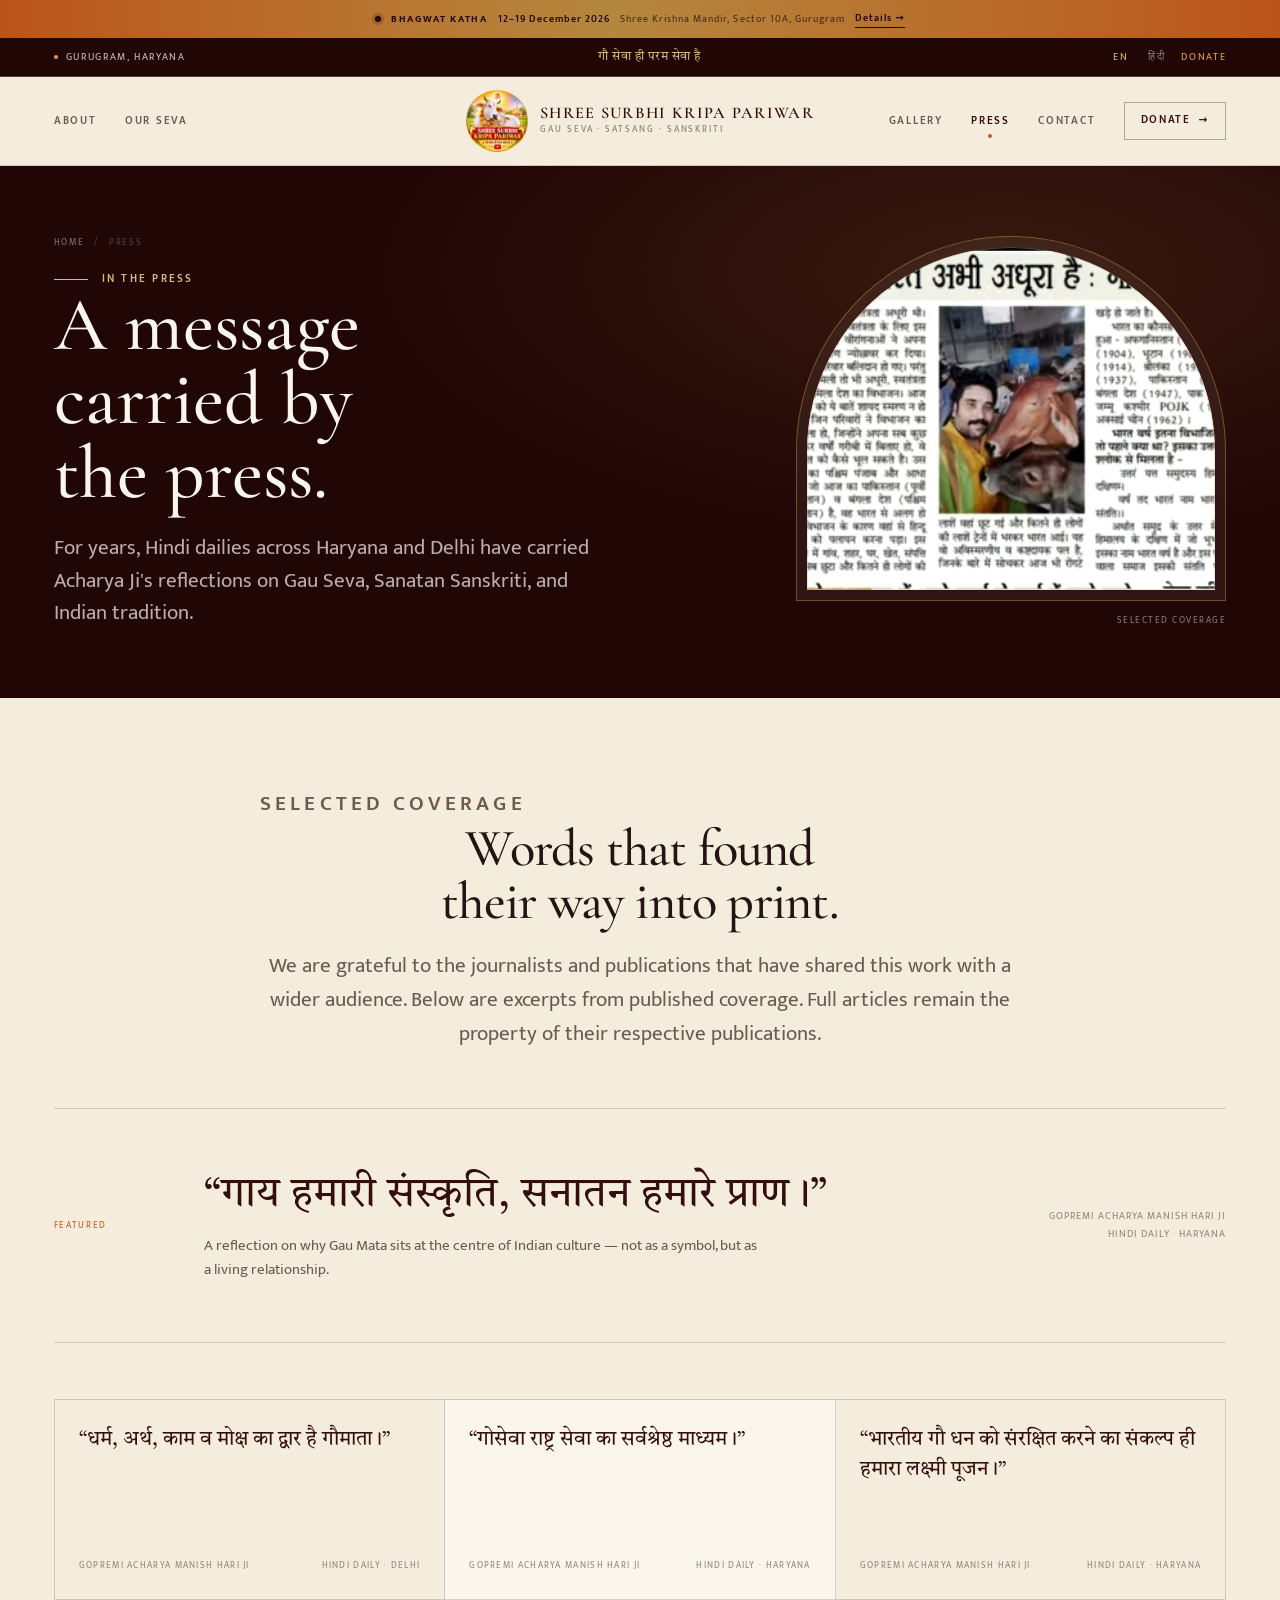
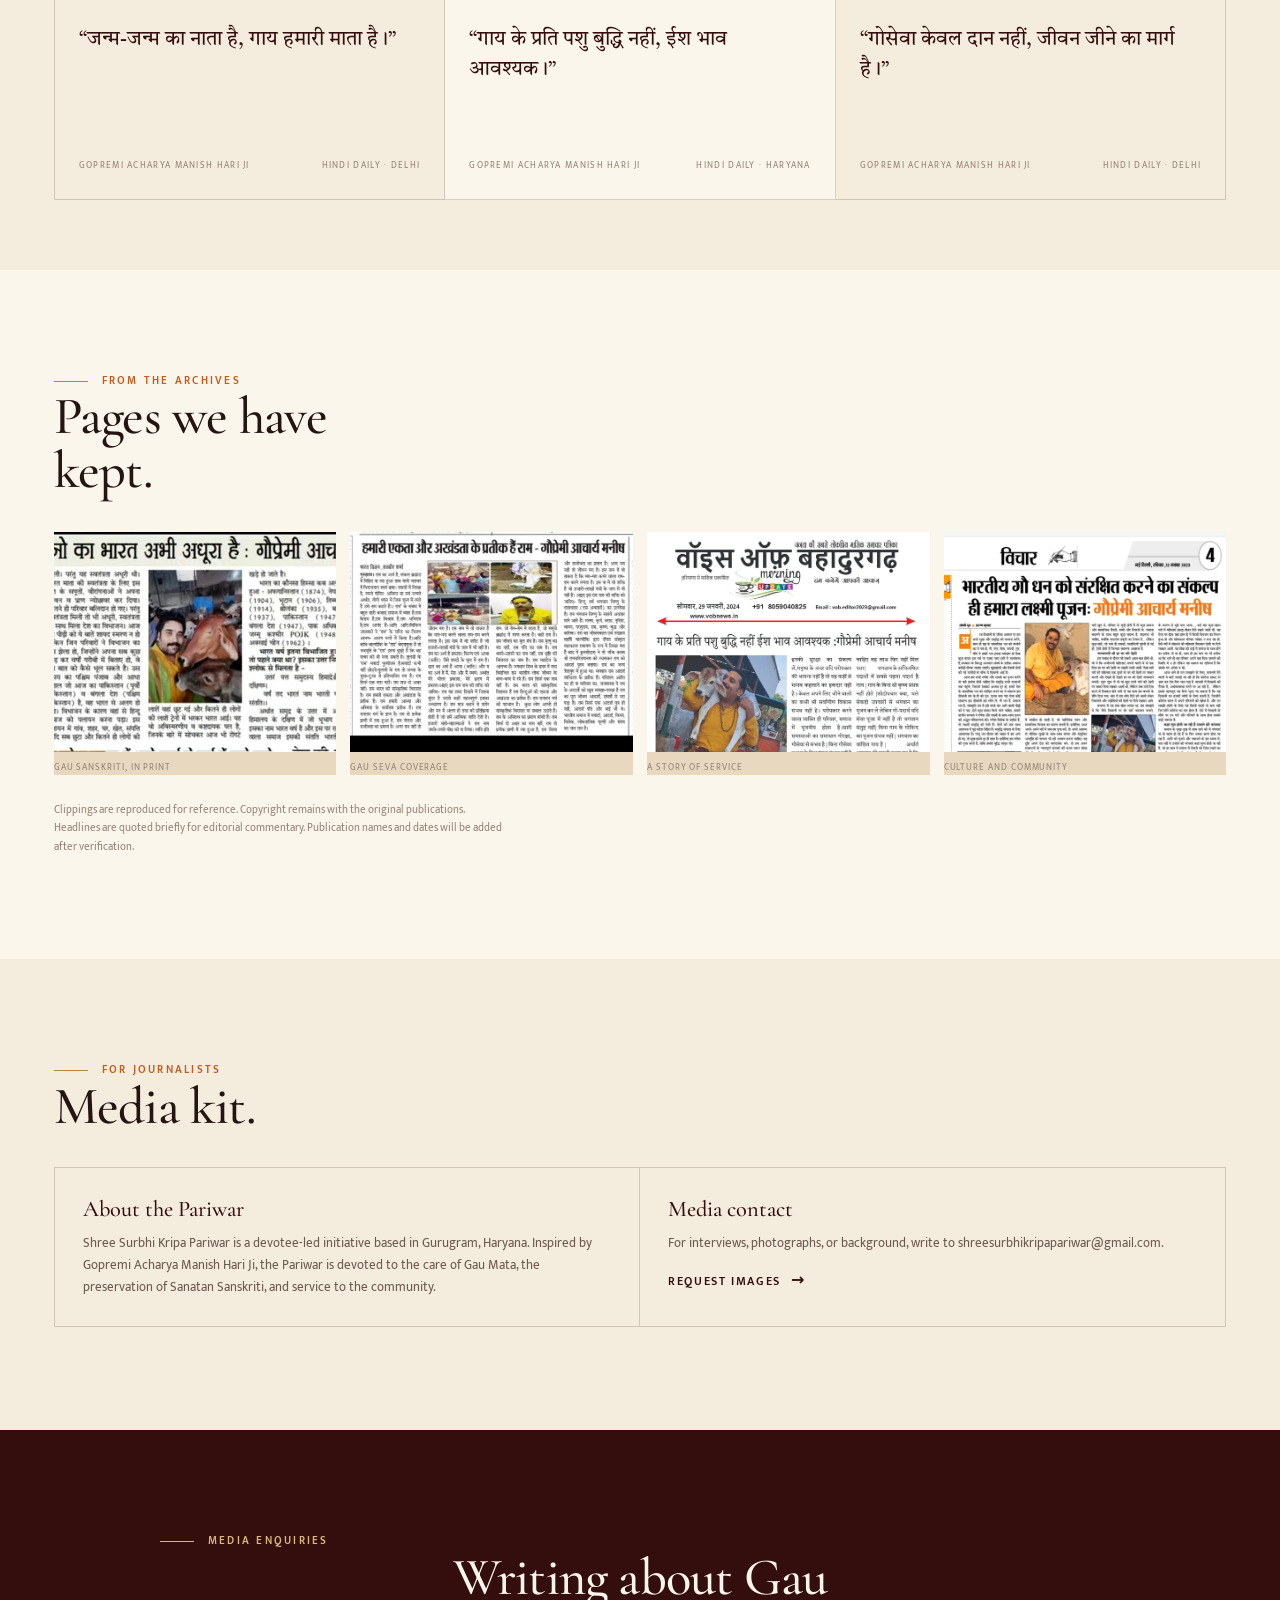
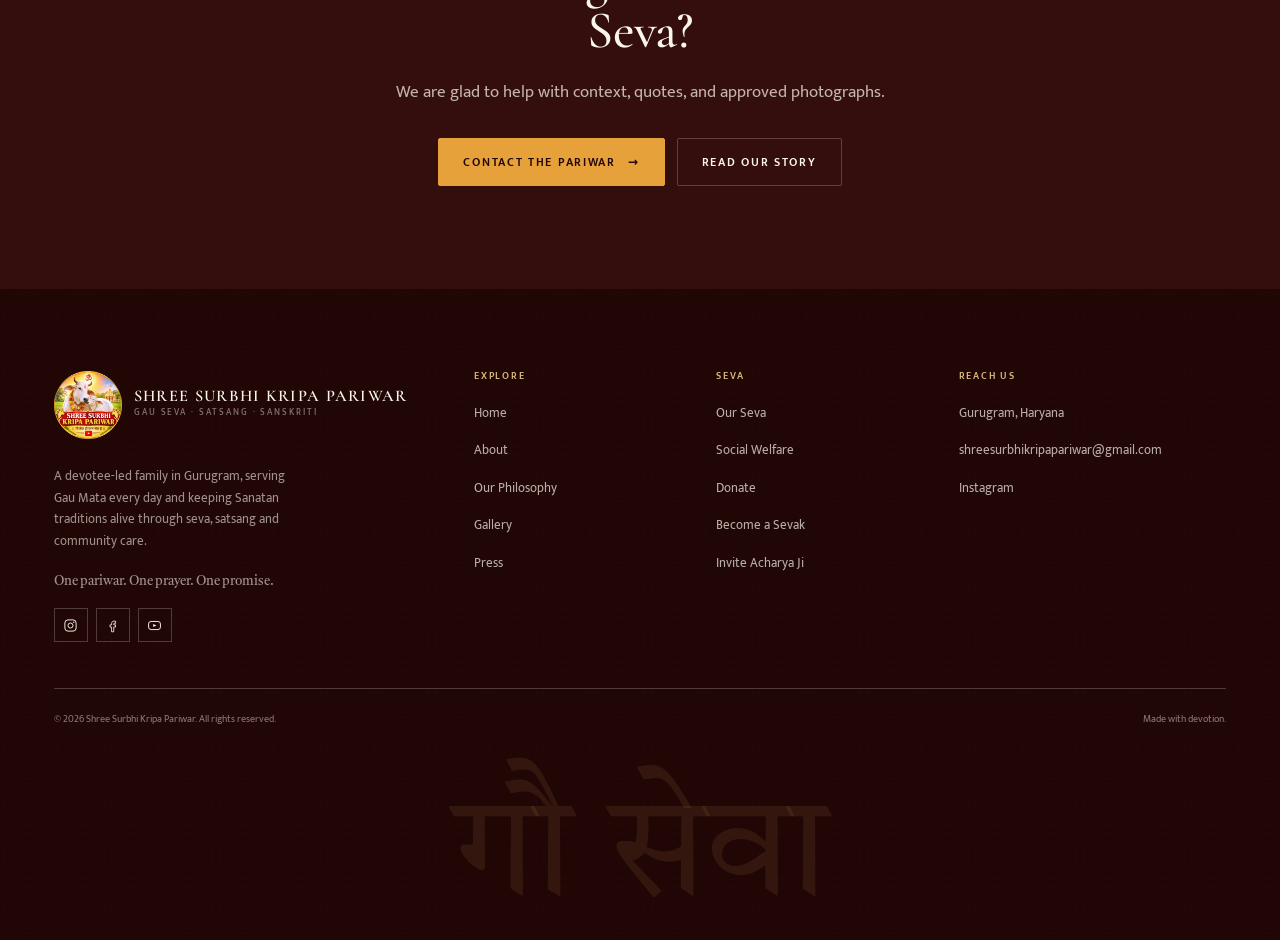
<file: press.html>
<!DOCTYPE html>
<html lang="en" class="no-js">
<head>
<meta charset="utf-8">
<meta name="viewport" content="width=device-width, initial-scale=1">
<title>In the Press | Shree Surbhi Kripa Pariwar</title>
<meta name="description" content="Read selected Hindi press coverage of Gopremi Acharya Manish Hari Ji and Shree Surbhi Kripa Pariwar&#x27;s work in Gau Seva and Sanatan Sanskriti.">
<meta name="robots" content="index,follow">
<meta name="theme-color" content="#210606">
<meta property="og:type" content="website">
<meta property="og:site_name" content="Shree Surbhi Kripa Pariwar">
<meta property="og:title" content="In the Press | Shree Surbhi Kripa Pariwar">
<meta property="og:description" content="Read selected Hindi press coverage of Gopremi Acharya Manish Hari Ji and Shree Surbhi Kripa Pariwar&#x27;s work in Gau Seva and Sanatan Sanskriti.">
<meta property="og:locale" content="en_IN">
<meta name="twitter:card" content="summary_large_image">
<link rel="icon" href="assets/brand/favicon.ico" sizes="any">
<link rel="icon" type="image/png" sizes="32x32" href="assets/brand/favicon-32.png">
<link rel="icon" type="image/png" sizes="192x192" href="assets/brand/favicon-192.png">
<link rel="apple-touch-icon" href="assets/brand/apple-touch-icon.png">
<link rel="preconnect" href="https://fonts.googleapis.com">
<link rel="preconnect" href="https://fonts.gstatic.com" crossorigin>
<link href="https://fonts.googleapis.com/css2?family=Cormorant+Garamond:ital,wght@0,400;0,500;0,600;1,400;1,500&family=Mukta:wght@300;400;500;600;700&family=Tiro+Devanagari+Hindi&display=swap" rel="stylesheet">
<link rel="stylesheet" href="assets/css/theme.css">
<link rel="stylesheet" href="assets/css/main.css">
<script type="application/ld+json">{"@context": "https://schema.org", "@type": "Organization", "name": "Shree Surbhi Kripa Pariwar", "description": "A devotee-led family in Gurugram, serving Gau Mata every day and keeping Sanatan traditions alive through seva, satsang and community care.", "email": "shreesurbhikripapariwar@gmail.com", "founder": {"@type": "Person", "name": "Gopremi Acharya Manish Hari Ji"}, "address": {"@type": "PostalAddress", "addressLocality": "Gurugram", "addressRegion": "Haryana", "addressCountry": "IN"}, "sameAs": ["https://www.instagram.com/shreesurbhikripapariwar/", "https://www.facebook.com/search/top?q=Shree%20Surbhi%20Kripa%20Pariwar", "https://youtube.com/@acharyamanishhari"]}</script>
</head>
<body>
<a class="skip-link" href="#main">Skip to content</a>
<div class="announcement">
<div class="container announcement__inner">
<a class="announcement__link" href="index.html#katha">
<span class="announcement__dot" aria-hidden="true"></span>
<span class="announcement__label">Bhagwat Katha</span>
<span class="announcement__when">12–19 December 2026</span>
<span class="announcement__where">Shree Krishna Mandir, Sector 10A, Gurugram</span>
<span class="announcement__cta"><span class="announcement__cta-text">Details</span> <span aria-hidden="true">→</span></span>
</a>
</div>
</div><div class="topbar">
<div class="container topbar__inner">
<span class="topbar__place">Gurugram, Haryana</span>
<span class="topbar__mantra">गौ सेवा ही परम सेवा है</span>
<div class="topbar__links">
<div class="topbar__lang">
<a href="press.html" class="is-active" lang="en" hreflang="en">EN</a>
<span>·</span>
<a href="hi/press.html" class="" lang="hi" hreflang="hi">हिंदी</a>
</div>
<a class="topbar__donate" href="donate.html">Donate</a>
</div>
</div>
</div><header class="masthead" data-header>
<div class="container masthead__inner">
<nav class="nav nav--left" aria-label="Primary">
<a class="nav__link" href="about.html">About</a>
<a class="nav__link" href="seva.html">Our Seva</a>
</nav>
<a class="brand" href="index.html" aria-label="Shree Surbhi Kripa Pariwar — Home">
<span class="brand__mark" aria-hidden="true"></span>
<span class="brand__text"><span class="brand__name">Shree Surbhi Kripa Pariwar</span><span class="brand__sub">Gau Seva · Satsang · Sanskriti</span></span>
</a>
<div class="masthead__end">
<nav class="nav nav--right" aria-label="Secondary">
<a class="nav__link" href="gallery.html">Gallery</a>
<a class="nav__link is-active" href="press.html">Press</a>
<a class="nav__link" href="contact.html">Contact</a>
<a class="nav__cta" href="donate.html">Donate <span aria-hidden="true">→</span></a>
</nav>
<button class="menu-toggle" type="button" data-menu-open aria-controls="site-menu" aria-expanded="false">
<svg class="menu-toggle__icon" viewBox="0 0 24 24" fill="none" aria-hidden="true" focusable="false">
<path d="M3.5 7.5h17" stroke="currentColor" stroke-width="1.3" stroke-linecap="round"/>
<path d="M3.5 12h9.5" stroke="currentColor" stroke-width="1.3" stroke-linecap="round"/>
<path class="menu-toggle__gem" d="M18 10.2 19.8 12 18 13.8 16.2 12Z"/>
<path d="M3.5 16.5h17" stroke="currentColor" stroke-width="1.3" stroke-linecap="round"/>
</svg>
<span class="sr-only">Menu</span>
</button>
</div>
</div>
</header>
<div class="menu" id="site-menu" aria-hidden="true">
<div class="menu__head">
<span class="menu__brand">Shree Surbhi Kripa Pariwar</span>
<button class="menu__close" type="button" data-menu-close aria-label="Close menu">×</button>
</div>
<nav class="menu__nav" aria-label="Mobile"><a class="menu__link" href="index.html">Home<span>01</span></a><a class="menu__link" href="about.html">About<span>02</span></a><a class="menu__link" href="seva.html">Our Seva<span>03</span></a><a class="menu__link" href="gallery.html">Gallery<span>04</span></a><a class="menu__link" href="press.html">Press<span>05</span></a><a class="menu__link" href="donate.html">Donate<span>06</span></a><a class="menu__link" href="contact.html">Contact<span>07</span></a></nav>
<div class="menu__meta">
<span>Gurugram, Haryana, India</span>
<span>Visits by appointment · Mon–Sun</span>
<a href="mailto:shreesurbhikripapariwar@gmail.com">shreesurbhikripapariwar@gmail.com</a>
<div class="topbar__lang"><a href="hi/press.html">English / हिंदी</a></div>
</div>
</div>
<main id="main">
<section class="page-hero grain">
<div class="container page-hero__grid">
<div class="reveal">
<nav class="breadcrumb" aria-label="Breadcrumb">
<a href="index.html">Home</a><span aria-hidden="true">/</span><span aria-current="page">Press</span>
</nav>
<p class="eyebrow eyebrow--light">In the Press</p>
<h1>A message carried by the press.</h1>
<p class="page-hero__lede">For years, Hindi dailies across Haryana and Delhi have carried Acharya Ji's reflections on Gau Seva, Sanatan Sanskriti, and Indian tradition.</p>
</div>
<figure class="page-hero__figure reveal reveal--delay-1">
<div class="arch"><img src="assets/images/press-feature.webp" srcset="assets/images/press-feature-640.webp 640w, assets/images/press-feature-1080.webp 1080w" sizes="(max-width: 760px) 90vw, 430px" width="1080" height="450" alt="A newspaper clipping with the headline Gay Hamari Sanskriti, Sanatan Hamare Praan." loading="eager" decoding="async" fetchpriority="high" class="arch__img"></div>
<figcaption class="page-hero__caption">Selected coverage</figcaption>
</figure>
</div>
</section>

<section class="section section--tight">
<div class="container">
<div class="seva-intro reveal">
<p class="eyebrow eyebrow--plain">Selected Coverage</p>
<h2>Words that found their way into print.</h2>
<p>We are grateful to the journalists and publications that have shared this work with a wider audience. Below are excerpts from published coverage. Full articles remain the property of their respective publications.</p>
</div>
<div class="press-feature reveal" style="margin-top:56px">
<span class="press-feature__label">Featured</span>
<div><blockquote>“गाय हमारी संस्कृति, सनातन हमारे प्राण।”</blockquote><p class="press-feature__summary">A reflection on why Gau Mata sits at the centre of Indian culture — not as a symbol, but as a living relationship.</p></div>
<p class="press-feature__meta">Gopremi Acharya Manish Hari Ji<br>Hindi daily · Haryana</p>
</div>
<div class="press-grid" style="margin-top:56px"><article class="press-card reveal"><blockquote>“धर्म, अर्थ, काम व मोक्ष का द्वार है गौमाता।”</blockquote><p class="press-card__meta"><span>Gopremi Acharya Manish Hari Ji</span><span>Hindi daily · Delhi</span></p></article><article class="press-card reveal"><blockquote>“गोसेवा राष्ट्र सेवा का सर्वश्रेष्ठ माध्यम।”</blockquote><p class="press-card__meta"><span>Gopremi Acharya Manish Hari Ji</span><span>Hindi daily · Haryana</span></p></article><article class="press-card reveal"><blockquote>“भारतीय गौ धन को संरक्षित करने का संकल्प ही हमारा लक्ष्मी पूजन।”</blockquote><p class="press-card__meta"><span>Gopremi Acharya Manish Hari Ji</span><span>Hindi daily · Haryana</span></p></article><article class="press-card reveal"><blockquote>“जन्म-जन्म का नाता है, गाय हमारी माता है।”</blockquote><p class="press-card__meta"><span>Gopremi Acharya Manish Hari Ji</span><span>Hindi daily · Delhi</span></p></article><article class="press-card reveal"><blockquote>“गाय के प्रति पशु बुद्धि नहीं, ईश भाव आवश्यक।”</blockquote><p class="press-card__meta"><span>Gopremi Acharya Manish Hari Ji</span><span>Hindi daily · Haryana</span></p></article><article class="press-card reveal"><blockquote>“गोसेवा केवल दान नहीं, जीवन जीने का मार्ग है।”</blockquote><p class="press-card__meta"><span>Gopremi Acharya Manish Hari Ji</span><span>Hindi daily · Delhi</span></p></article></div>
</div>
</section>

<section class="section section--raised">
<div class="container">
<div class="values__head reveal">
<div><p class="eyebrow">From the Archives</p><h2>Pages we have kept.</h2></div>
</div>
<div class="clippings"><figure class="clipping reveal"><img src="assets/images/press-feature.webp" srcset="assets/images/press-feature-640.webp 640w, assets/images/press-feature-1080.webp 1080w" sizes="(max-width: 760px) 46vw, 300px" width="1080" height="450" alt="Gau Sanskriti, in print" loading="lazy" decoding="async"><figcaption>Gau Sanskriti, in print</figcaption></figure><figure class="clipping reveal"><img src="assets/images/press-cow.webp" srcset="assets/images/press-cow-640.webp 640w, assets/images/press-cow-1021.webp 1021w" sizes="(max-width: 760px) 46vw, 300px" width="1021" height="1280" alt="Gau Seva coverage" loading="lazy" decoding="async"><figcaption>Gau Seva coverage</figcaption></figure><figure class="clipping reveal"><img src="assets/images/press-seva.webp" srcset="assets/images/press-seva-640.webp 640w, assets/images/press-seva-1056.webp 1056w" sizes="(max-width: 760px) 46vw, 300px" width="1056" height="1600" alt="A story of service" loading="lazy" decoding="async"><figcaption>A story of service</figcaption></figure><figure class="clipping reveal"><img src="assets/images/press-culture.webp" srcset="assets/images/press-culture-640.webp 640w, assets/images/press-culture-998.webp 998w" sizes="(max-width: 760px) 46vw, 300px" width="998" height="1280" alt="Culture and community" loading="lazy" decoding="async"><figcaption>Culture and community</figcaption></figure></div>
<p class="press-disclaimer">Clippings are reproduced for reference. Copyright remains with the original publications. Headlines are quoted briefly for editorial commentary. Publication names and dates will be added after verification.</p>
</div>
</section>

<section class="section">
<div class="container">
<div class="values__head reveal">
<div><p class="eyebrow">For Journalists</p><h2>Media kit.</h2></div>
</div>
<div class="media-kit reveal">
<div><h3>About the Pariwar</h3><p>Shree Surbhi Kripa Pariwar is a devotee-led initiative based in Gurugram, Haryana. Inspired by Gopremi Acharya Manish Hari Ji, the Pariwar is devoted to the care of Gau Mata, the preservation of Sanatan Sanskriti, and service to the community.</p></div>
<div><h3>Media contact</h3><p>For interviews, photographs, or background, write to <a href="mailto:shreesurbhikripapariwar@gmail.com">shreesurbhikripapariwar@gmail.com</a>.</p><p style="margin-top:14px"><a class="link-arrow" href="mailto:shreesurbhikripapariwar@gmail.com">Request images</a></p></div>
</div>
</div>
</section>

<section class="section section--maroon grain cta-band">
<div class="container--narrow reveal">
<p class="eyebrow eyebrow--light">Media Enquiries</p>
<h2>Writing about Gau Seva?</h2>
<p class="body-copy">We are glad to help with context, quotes, and approved photographs.</p>
<div class="cta-band__actions">
<a class="btn btn--primary" href="contact.html">Contact the Pariwar <span class="btn__arrow" aria-hidden="true">→</span></a>
<a class="btn btn--ghost" href="about.html">Read our story</a>
</div>
</div>
</section>
</main><footer class="footer">
<div class="container footer__top">
<div class="footer__brand">
<a class="brand" href="index.html" aria-label="Shree Surbhi Kripa Pariwar">
<span class="brand__mark" aria-hidden="true"></span>
<span class="brand__text"><span class="brand__name">Shree Surbhi Kripa Pariwar</span><span class="brand__sub">Gau Seva · Satsang · Sanskriti</span></span>
</a>
<p>A devotee-led family in Gurugram, serving Gau Mata every day and keeping Sanatan traditions alive through seva, satsang and community care.</p>
<p class="footer__mantra">One pariwar. One prayer. One promise.</p>
<div class="social"><a href="https://www.instagram.com/shreesurbhikripapariwar/" target="_blank" rel="noopener noreferrer" aria-label="Instagram"><svg viewBox="0 0 24 24" fill="none" aria-hidden="true"><rect x="3" y="3" width="18" height="18" rx="5" stroke="currentColor" stroke-width="1.5"/><circle cx="12" cy="12" r="4" stroke="currentColor" stroke-width="1.5"/><circle cx="17.2" cy="6.8" r="1.1" fill="currentColor"/></svg></a><a href="https://www.facebook.com/search/top?q=Shree%20Surbhi%20Kripa%20Pariwar" target="_blank" rel="noopener noreferrer" aria-label="Facebook"><svg viewBox="0 0 24 24" fill="none" aria-hidden="true"><path d="M14.5 8.5H17V5h-2.5C12 5 10.5 6.7 10.5 9v2H8v3.5h2.5V22H14v-7.5h2.7L17 11h-3V9.3c0-.5.2-.8.5-.8Z" stroke="currentColor" stroke-width="1.3" stroke-linejoin="round"/></svg></a><a href="https://youtube.com/@acharyamanishhari" target="_blank" rel="noopener noreferrer" aria-label="YouTube"><svg viewBox="0 0 24 24" fill="none" aria-hidden="true"><rect x="2.5" y="5.5" width="19" height="13" rx="4" stroke="currentColor" stroke-width="1.5"/><path d="m10 9.5 5 2.5-5 2.5v-5Z" fill="currentColor"/></svg></a></div>
</div>
<div class="footer__col">
<h3>Explore</h3>
<ul>
<li><a href="index.html">Home</a></li>
<li><a href="about.html">About</a></li>
<li><a href="about.html#philosophy">Our Philosophy</a></li>
<li><a href="gallery.html">Gallery</a></li>
<li><a href="press.html">Press</a></li>
</ul>
</div>
<div class="footer__col">
<h3>Seva</h3>
<ul>
<li><a href="seva.html">Our Seva</a></li>
<li><a href="seva.html#social-welfare">Social Welfare</a></li>
<li><a href="donate.html">Donate</a></li>
<li><a href="contact.html#volunteer">Become a Sevak</a></li>
<li><a href="contact.html#invite">Invite Acharya Ji</a></li>
</ul>
</div>
<div class="footer__col">
<h3>Reach us</h3>
<ul>
<li><a href="contact.html">Gurugram, Haryana</a></li>
<li><a href="mailto:shreesurbhikripapariwar@gmail.com">shreesurbhikripapariwar@gmail.com</a></li>
<li><a href="https://www.instagram.com/shreesurbhikripapariwar/" target="_blank" rel="noopener noreferrer">Instagram</a></li>
</ul>
</div>
</div>
<div class="container footer__bottom">
<span>© 2026 Shree Surbhi Kripa Pariwar. All rights reserved.</span>
<span>Made with devotion.</span>
</div>
<div class="footer__watermark" aria-hidden="true"><span>गौ सेवा</span></div>
</footer>
<script src="assets/js/site.js" defer></script></body></html>
</file>
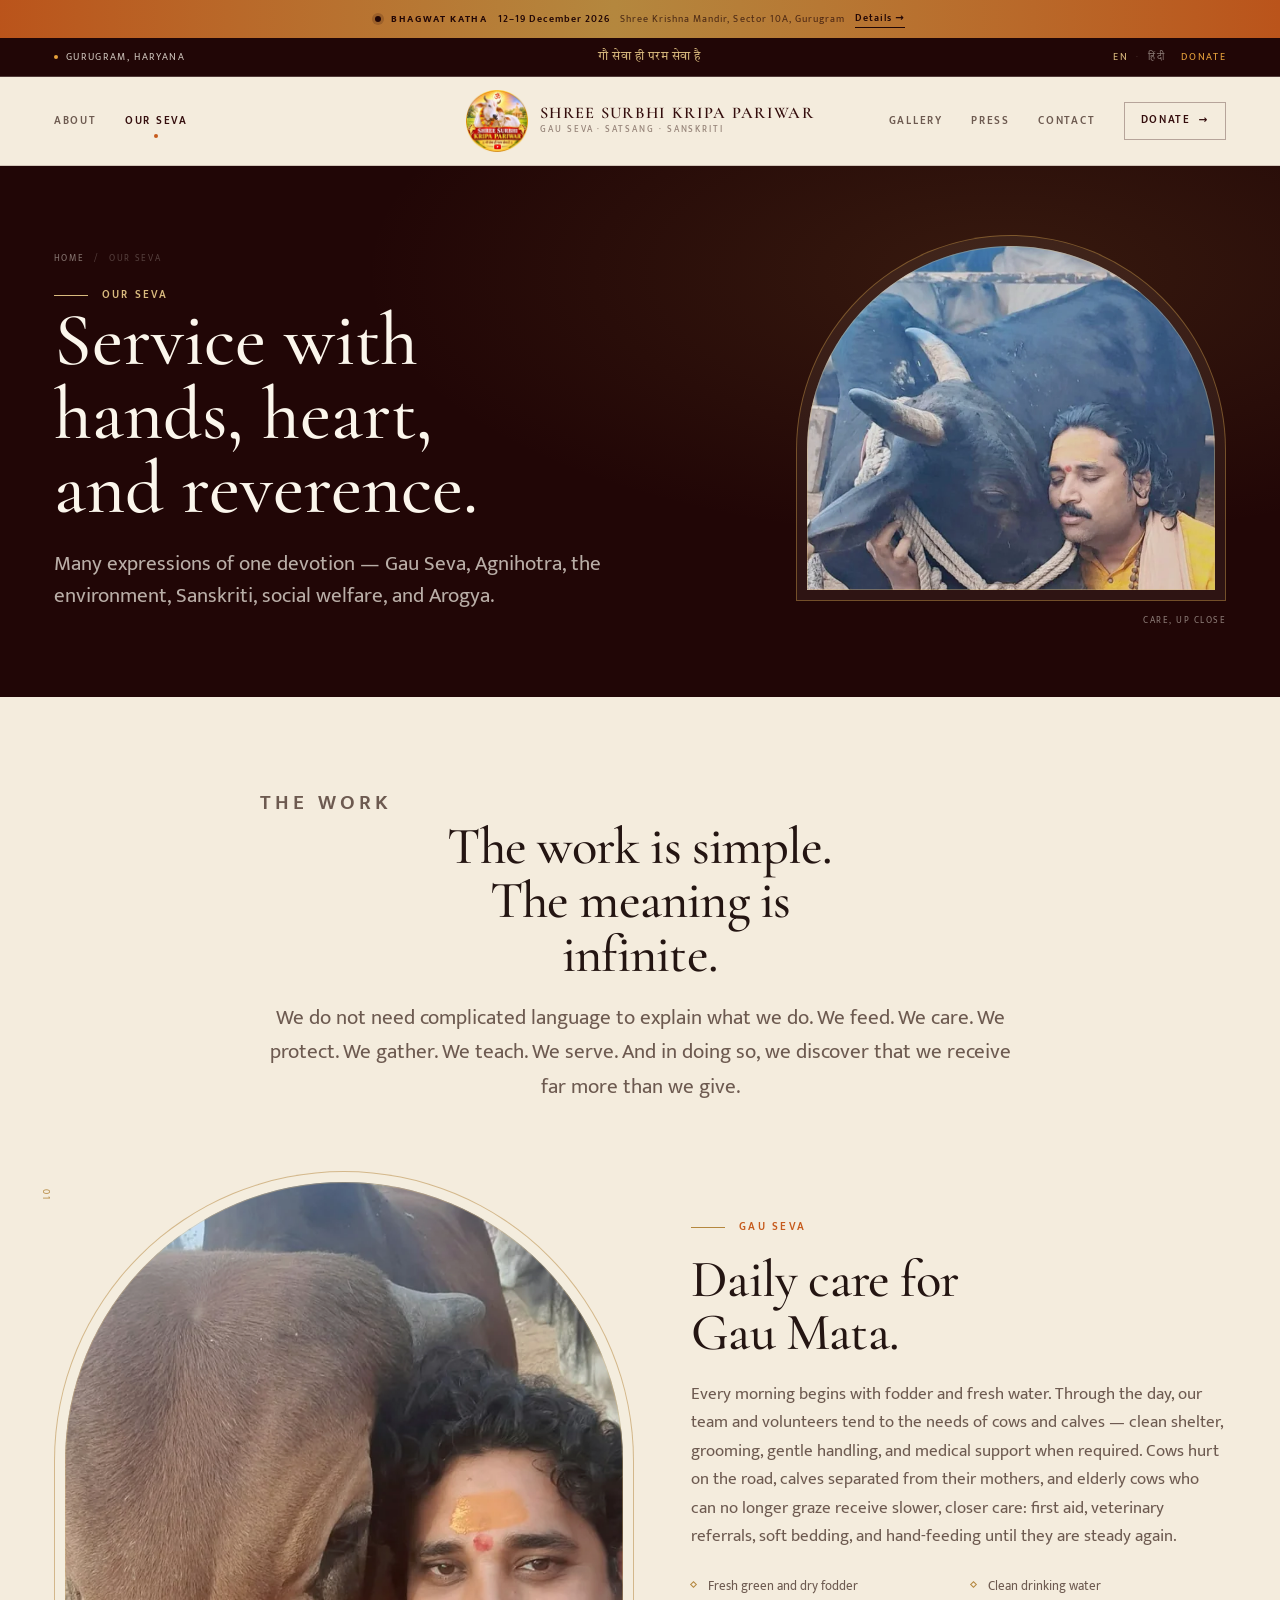
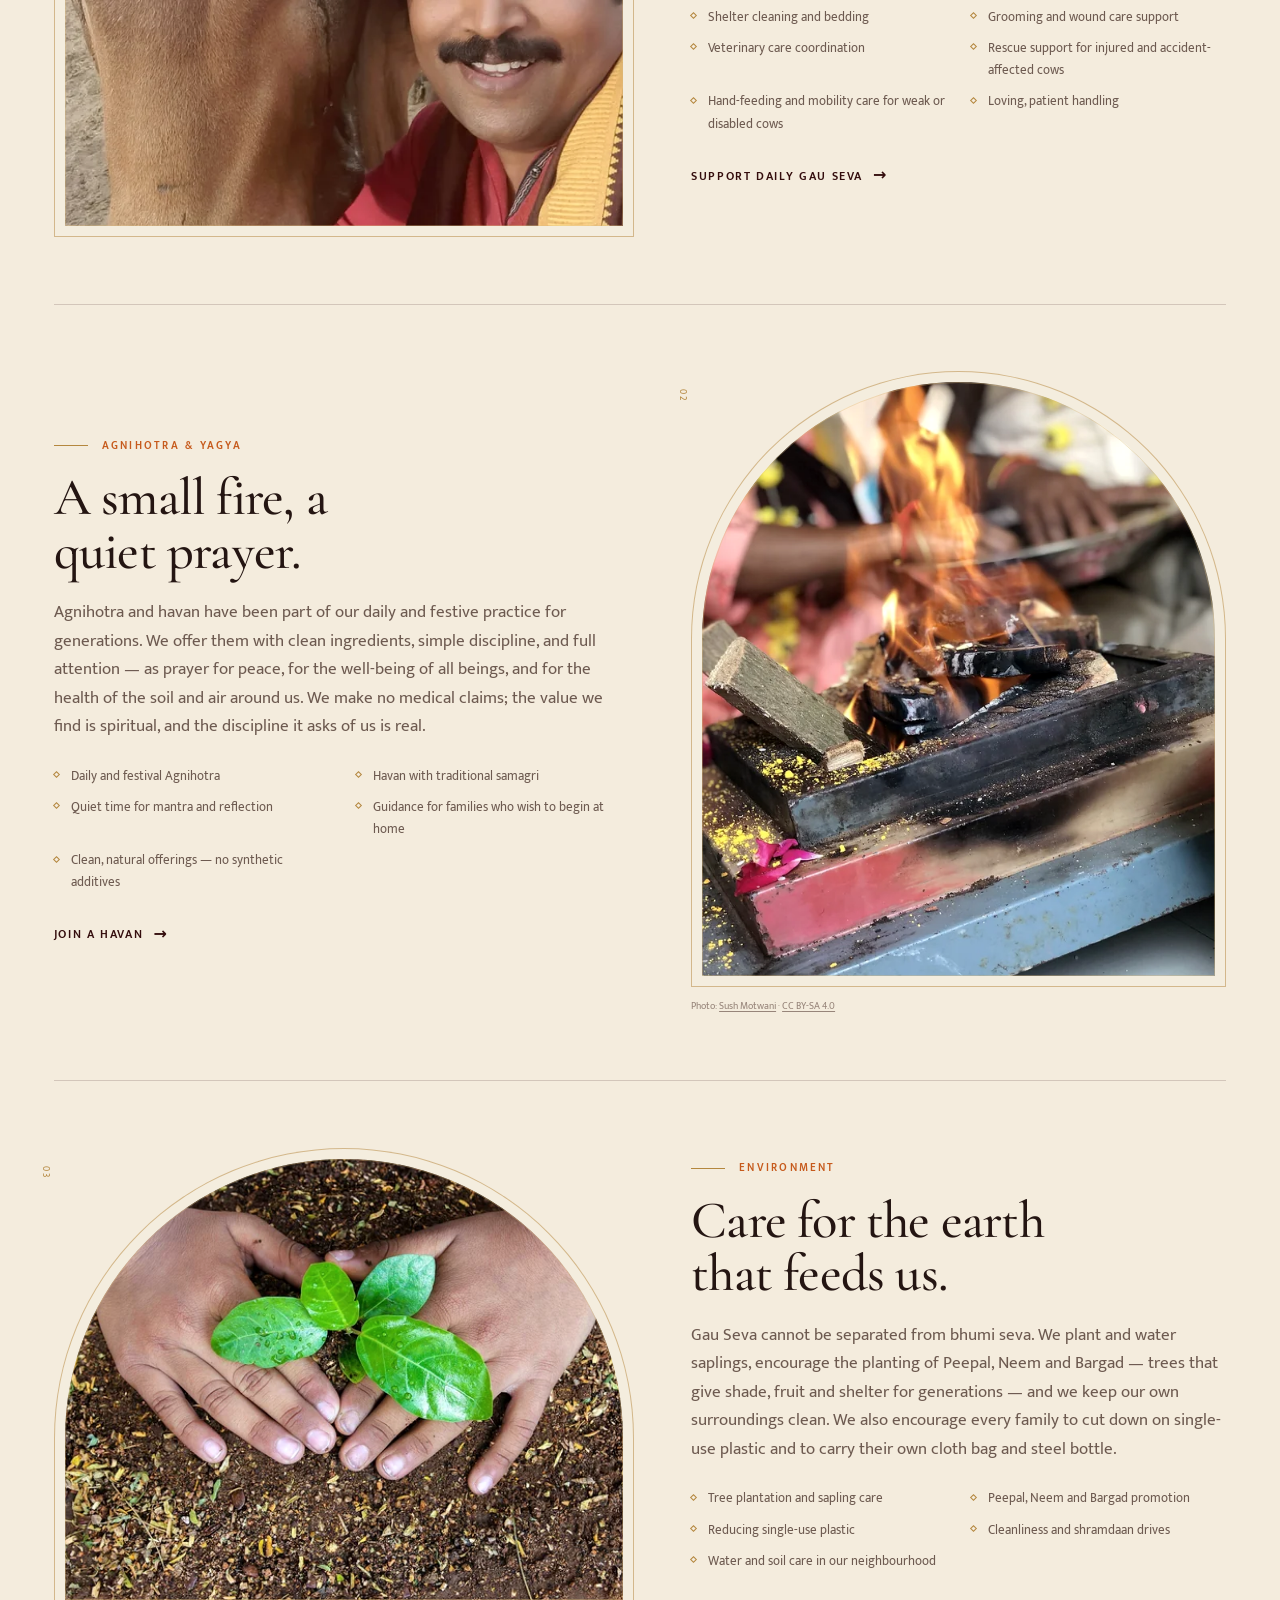
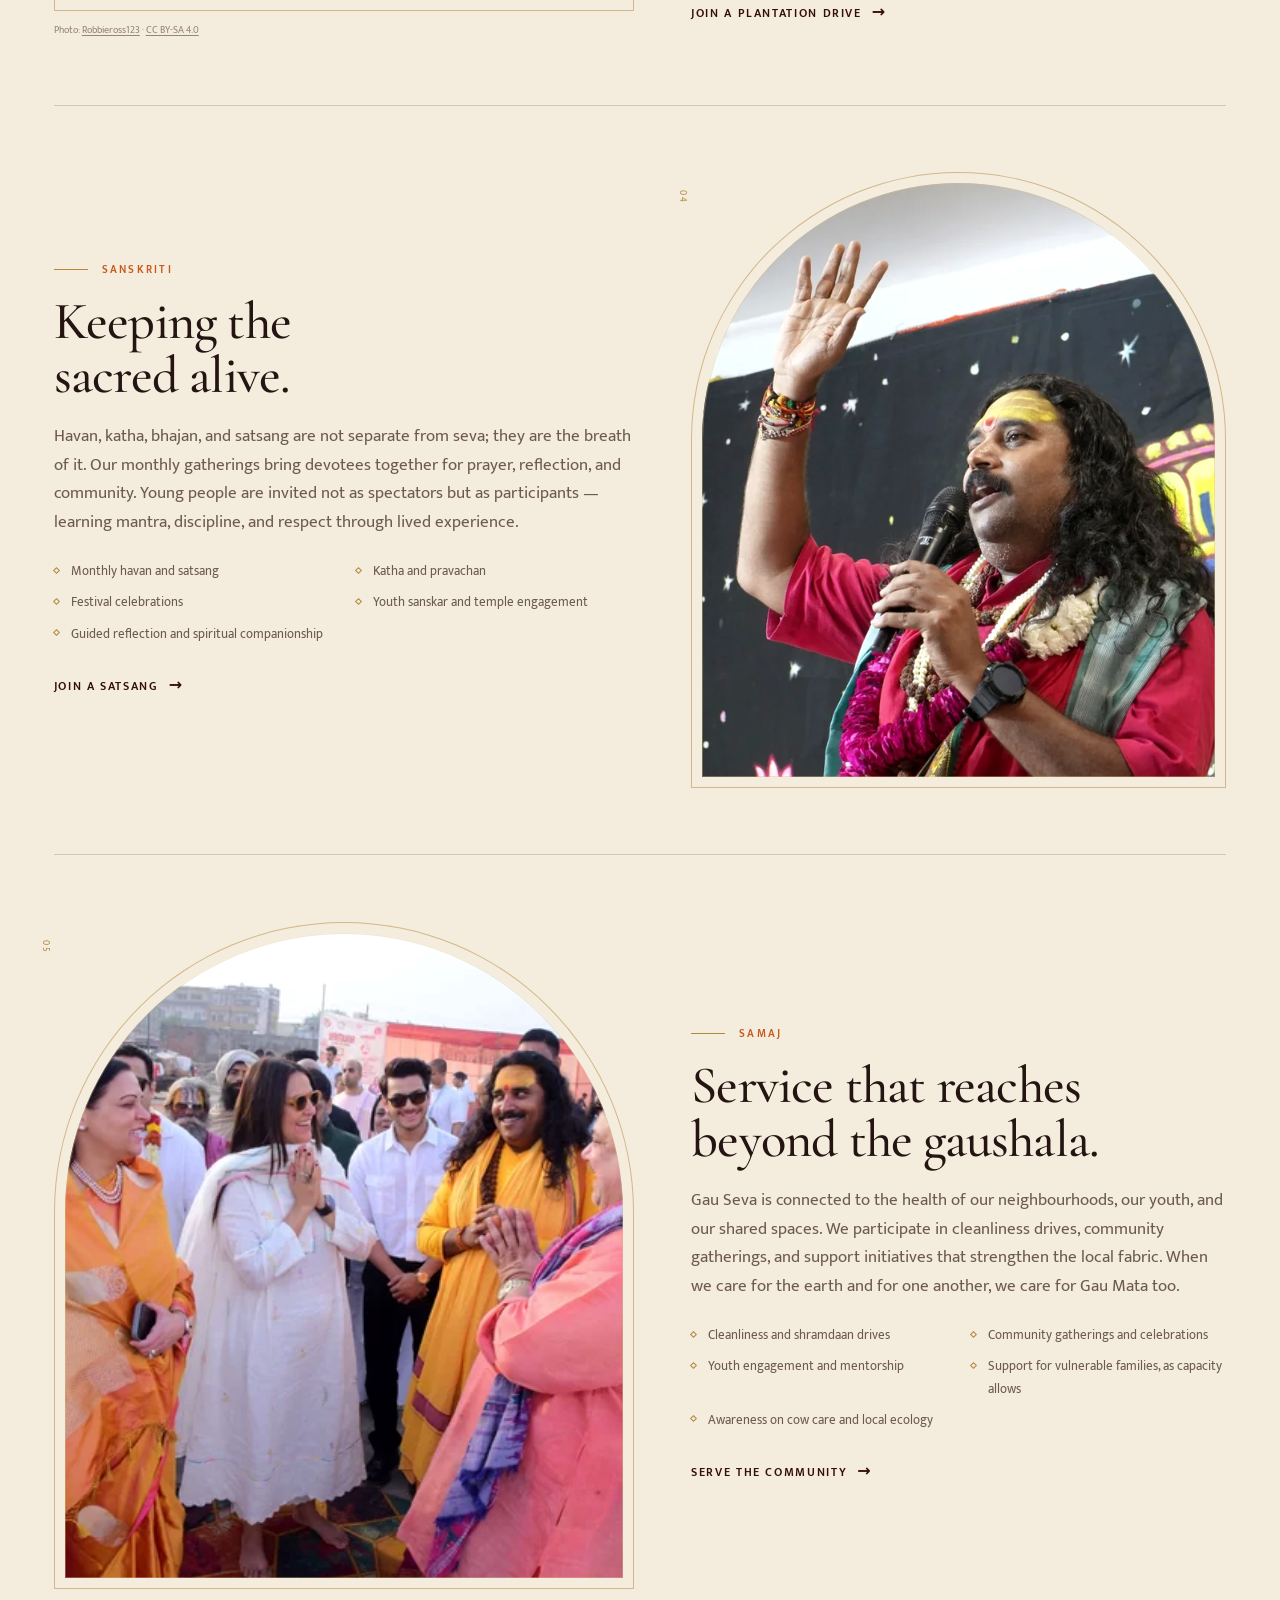
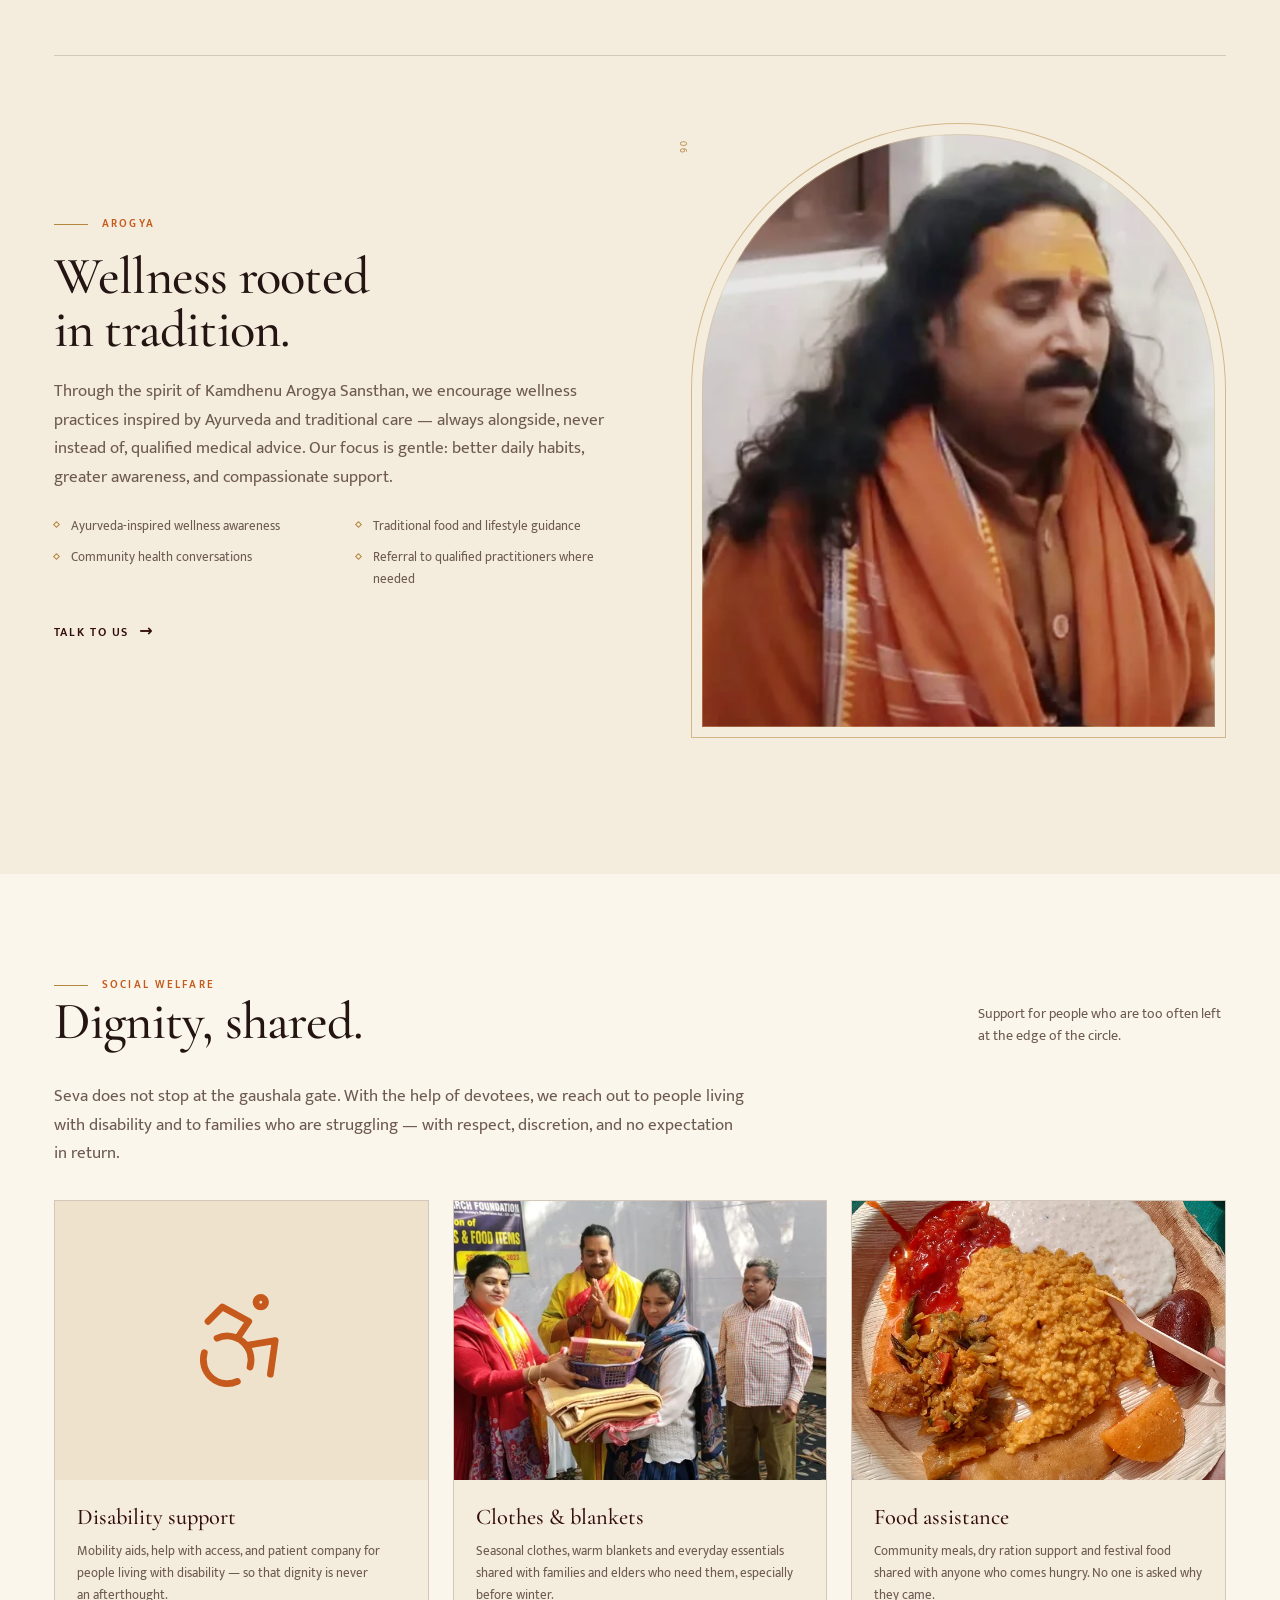
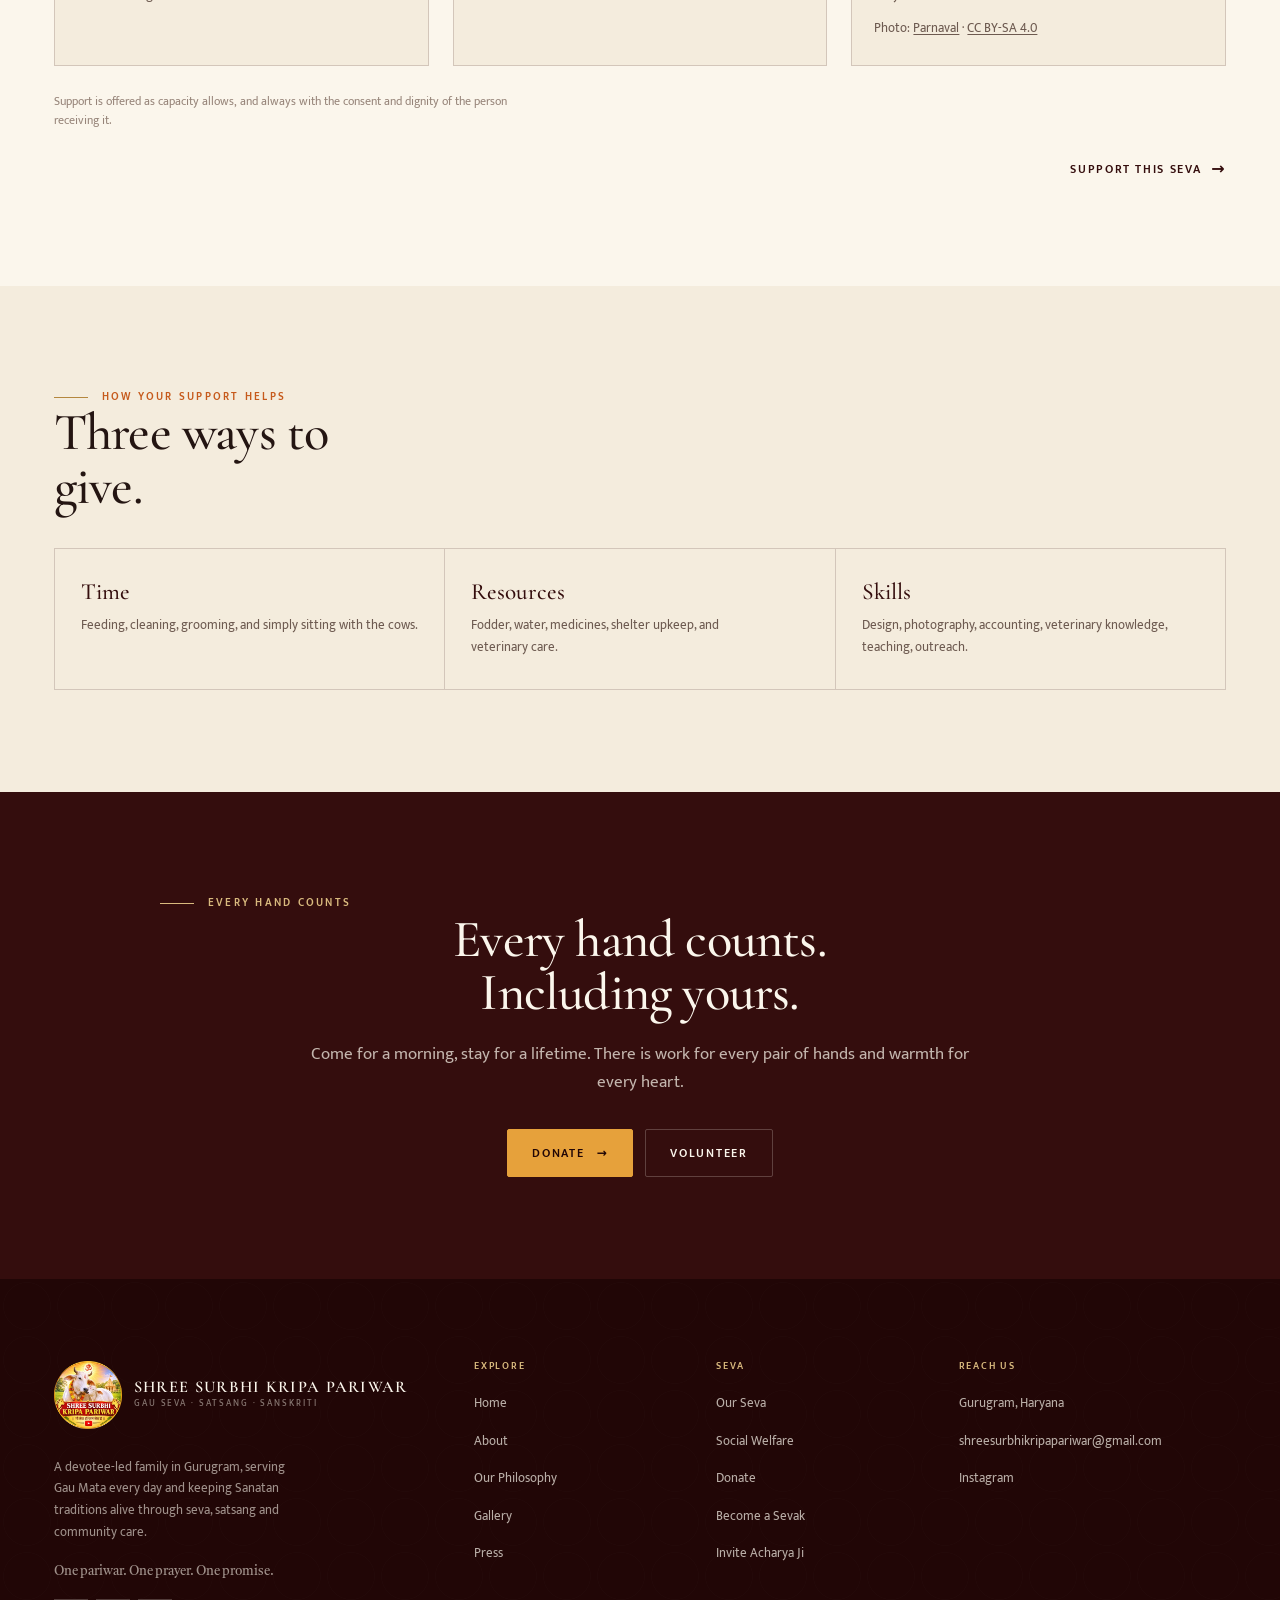
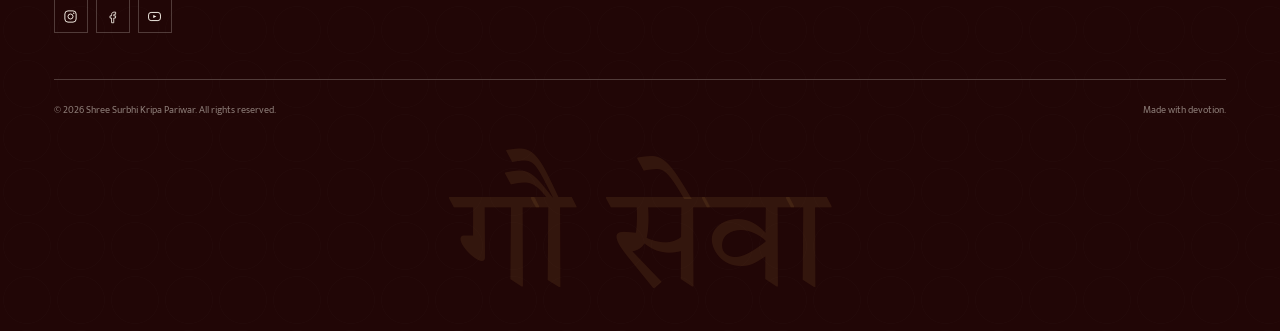
<file: seva.html>
<!DOCTYPE html>
<html lang="en" class="no-js">
<head>
<meta charset="utf-8">
<meta name="viewport" content="width=device-width, initial-scale=1">
<title>Our Gau Seva & Community Initiatives | Gurugram</title>
<meta name="description" content="Explore the seva of Shree Surbhi Kripa Pariwar: daily Gau Seva, Agnihotra and Yagya, care for the environment, Sanatan Sanskriti, social welfare, and Ayurveda-inspired wellness in Gurugram.">
<meta name="robots" content="index,follow">
<meta name="theme-color" content="#210606">
<meta property="og:type" content="website">
<meta property="og:site_name" content="Shree Surbhi Kripa Pariwar">
<meta property="og:title" content="Our Gau Seva &amp; Community Initiatives | Gurugram">
<meta property="og:description" content="Explore the seva of Shree Surbhi Kripa Pariwar: daily Gau Seva, Agnihotra and Yagya, care for the environment, Sanatan Sanskriti, social welfare, and Ayurveda-inspired wellness in Gurugram.">
<meta property="og:locale" content="en_IN">
<meta name="twitter:card" content="summary_large_image">
<link rel="icon" href="assets/brand/favicon.ico" sizes="any">
<link rel="icon" type="image/png" sizes="32x32" href="assets/brand/favicon-32.png">
<link rel="icon" type="image/png" sizes="192x192" href="assets/brand/favicon-192.png">
<link rel="apple-touch-icon" href="assets/brand/apple-touch-icon.png">
<link rel="preconnect" href="https://fonts.googleapis.com">
<link rel="preconnect" href="https://fonts.gstatic.com" crossorigin>
<link href="https://fonts.googleapis.com/css2?family=Cormorant+Garamond:ital,wght@0,400;0,500;0,600;1,400;1,500&family=Mukta:wght@300;400;500;600;700&family=Tiro+Devanagari+Hindi&display=swap" rel="stylesheet">
<link rel="stylesheet" href="assets/css/theme.css">
<link rel="stylesheet" href="assets/css/main.css">
<script type="application/ld+json">{"@context": "https://schema.org", "@type": "Organization", "name": "Shree Surbhi Kripa Pariwar", "description": "A devotee-led family in Gurugram, serving Gau Mata every day and keeping Sanatan traditions alive through seva, satsang and community care.", "email": "shreesurbhikripapariwar@gmail.com", "founder": {"@type": "Person", "name": "Gopremi Acharya Manish Hari Ji"}, "address": {"@type": "PostalAddress", "addressLocality": "Gurugram", "addressRegion": "Haryana", "addressCountry": "IN"}, "sameAs": ["https://www.instagram.com/shreesurbhikripapariwar/", "https://www.facebook.com/search/top?q=Shree%20Surbhi%20Kripa%20Pariwar", "https://youtube.com/@acharyamanishhari"]}</script>
</head>
<body>
<a class="skip-link" href="#main">Skip to content</a>
<div class="announcement">
<div class="container announcement__inner">
<a class="announcement__link" href="index.html#katha">
<span class="announcement__dot" aria-hidden="true"></span>
<span class="announcement__label">Bhagwat Katha</span>
<span class="announcement__when">12–19 December 2026</span>
<span class="announcement__where">Shree Krishna Mandir, Sector 10A, Gurugram</span>
<span class="announcement__cta"><span class="announcement__cta-text">Details</span> <span aria-hidden="true">→</span></span>
</a>
</div>
</div><div class="topbar">
<div class="container topbar__inner">
<span class="topbar__place">Gurugram, Haryana</span>
<span class="topbar__mantra">गौ सेवा ही परम सेवा है</span>
<div class="topbar__links">
<div class="topbar__lang">
<a href="seva.html" class="is-active" lang="en" hreflang="en">EN</a>
<span>·</span>
<a href="hi/seva.html" class="" lang="hi" hreflang="hi">हिंदी</a>
</div>
<a class="topbar__donate" href="donate.html">Donate</a>
</div>
</div>
</div><header class="masthead" data-header>
<div class="container masthead__inner">
<nav class="nav nav--left" aria-label="Primary">
<a class="nav__link" href="about.html">About</a>
<a class="nav__link is-active" href="seva.html">Our Seva</a>
</nav>
<a class="brand" href="index.html" aria-label="Shree Surbhi Kripa Pariwar — Home">
<span class="brand__mark" aria-hidden="true"></span>
<span class="brand__text"><span class="brand__name">Shree Surbhi Kripa Pariwar</span><span class="brand__sub">Gau Seva · Satsang · Sanskriti</span></span>
</a>
<div class="masthead__end">
<nav class="nav nav--right" aria-label="Secondary">
<a class="nav__link" href="gallery.html">Gallery</a>
<a class="nav__link" href="press.html">Press</a>
<a class="nav__link" href="contact.html">Contact</a>
<a class="nav__cta" href="donate.html">Donate <span aria-hidden="true">→</span></a>
</nav>
<button class="menu-toggle" type="button" data-menu-open aria-controls="site-menu" aria-expanded="false">
<svg class="menu-toggle__icon" viewBox="0 0 24 24" fill="none" aria-hidden="true" focusable="false">
<path d="M3.5 7.5h17" stroke="currentColor" stroke-width="1.3" stroke-linecap="round"/>
<path d="M3.5 12h9.5" stroke="currentColor" stroke-width="1.3" stroke-linecap="round"/>
<path class="menu-toggle__gem" d="M18 10.2 19.8 12 18 13.8 16.2 12Z"/>
<path d="M3.5 16.5h17" stroke="currentColor" stroke-width="1.3" stroke-linecap="round"/>
</svg>
<span class="sr-only">Menu</span>
</button>
</div>
</div>
</header>
<div class="menu" id="site-menu" aria-hidden="true">
<div class="menu__head">
<span class="menu__brand">Shree Surbhi Kripa Pariwar</span>
<button class="menu__close" type="button" data-menu-close aria-label="Close menu">×</button>
</div>
<nav class="menu__nav" aria-label="Mobile"><a class="menu__link" href="index.html">Home<span>01</span></a><a class="menu__link" href="about.html">About<span>02</span></a><a class="menu__link" href="seva.html">Our Seva<span>03</span></a><a class="menu__link" href="gallery.html">Gallery<span>04</span></a><a class="menu__link" href="press.html">Press<span>05</span></a><a class="menu__link" href="donate.html">Donate<span>06</span></a><a class="menu__link" href="contact.html">Contact<span>07</span></a></nav>
<div class="menu__meta">
<span>Gurugram, Haryana, India</span>
<span>Visits by appointment · Mon–Sun</span>
<a href="mailto:shreesurbhikripapariwar@gmail.com">shreesurbhikripapariwar@gmail.com</a>
<div class="topbar__lang"><a href="hi/seva.html">English / हिंदी</a></div>
</div>
</div>
<main id="main">
<section class="page-hero grain">
<div class="container page-hero__grid">
<div class="reveal">
<nav class="breadcrumb" aria-label="Breadcrumb">
<a href="index.html">Home</a><span aria-hidden="true">/</span><span aria-current="page">Our Seva</span>
</nav>
<p class="eyebrow eyebrow--light">Our Seva</p>
<h1>Service with hands, heart, and reverence.</h1>
<p class="page-hero__lede">Many expressions of one devotion — Gau Seva, Agnihotra, the environment, Sanskriti, social welfare, and Arogya.</p>
</div>
<figure class="page-hero__figure reveal reveal--delay-1">
<div class="arch"><img src="assets/images/gau-seva-black-cow.webp" srcset="assets/images/gau-seva-black-cow-640.webp 640w, assets/images/gau-seva-black-cow-903.webp 903w" sizes="(max-width: 760px) 90vw, 430px" width="903" height="1280" alt="Acharya Manish Hari Ji caring for a black cow, his hand resting gently on her." loading="eager" decoding="async" fetchpriority="high" class="arch__img"></div>
<figcaption class="page-hero__caption">Care, up close</figcaption>
</figure>
</div>
</section>

<section class="section section--tight">
<div class="container--narrow seva-intro reveal">
<p class="eyebrow eyebrow--plain">The Work</p>
<h2>The work is simple. The meaning is infinite.</h2>
<p>We do not need complicated language to explain what we do. We feed. We care. We protect. We gather. We teach. We serve. And in doing so, we discover that we receive far more than we give.</p>
</div>
<div class="container">
<div class="seva-block" id="gau-seva">
<figure class="seva-block__media reveal">
<span class="seva-block__index">01</span>
<div class="arch"><img src="assets/images/gau-seva-brown-cow.webp" srcset="assets/images/gau-seva-brown-cow-640.webp 640w, assets/images/gau-seva-brown-cow-900.webp 900w" sizes="(max-width: 760px) 90vw, 510px" width="900" height="1600" alt="Acharya Manish Hari Ji beside a brown cow with other cows in the background." loading="lazy" decoding="async" class="arch__img"></div>

</figure>
<div class="seva-block__copy reveal reveal--delay-1">
<p class="eyebrow">Gau Seva</p>
<h2>Daily care for Gau Mata.</h2>
<p class="body-copy">Every morning begins with fodder and fresh water. Through the day, our team and volunteers tend to the needs of cows and calves — clean shelter, grooming, gentle handling, and medical support when required. Cows hurt on the road, calves separated from their mothers, and elderly cows who can no longer graze receive slower, closer care: first aid, veterinary referrals, soft bedding, and hand-feeding until they are steady again.</p>
<ul class="checklist"><li>Fresh green and dry fodder</li><li>Clean drinking water</li><li>Shelter cleaning and bedding</li><li>Grooming and wound care support</li><li>Veterinary care coordination</li><li>Rescue support for injured and accident-affected cows</li><li>Hand-feeding and mobility care for weak or disabled cows</li><li>Loving, patient handling</li></ul>
<div class="seva-block__actions"><a class="link-arrow" href="donate.html">Support daily Gau Seva</a></div>
</div>
</div><div class="seva-block seva-block--reverse" id="agnihotra">
<figure class="seva-block__media reveal">
<span class="seva-block__index">02</span>
<div class="arch"><img src="assets/images/agnihotra-yagya.webp" srcset="assets/images/agnihotra-yagya-640.webp 640w, assets/images/agnihotra-yagya-1080.webp 1080w, assets/images/agnihotra-yagya-1280.webp 1280w" sizes="(max-width: 760px) 90vw, 510px" width="1280" height="1707" alt="A havan kund with sacred fire and offerings, prepared for Agnihotra." loading="lazy" decoding="async" class="arch__img"></div>
<figcaption class="img-credit">Photo: <a href="https://commons.wikimedia.org/wiki/File:Havan_kund_(_Fire_pit_).jpg" target="_blank" rel="noopener noreferrer">Sush Motwani</a> · <a href="https://creativecommons.org/licenses/by-sa/4.0/" target="_blank" rel="noopener noreferrer">CC BY-SA 4.0</a></figcaption>
</figure>
<div class="seva-block__copy reveal reveal--delay-1">
<p class="eyebrow">Agnihotra & Yagya</p>
<h2>A small fire, a quiet prayer.</h2>
<p class="body-copy">Agnihotra and havan have been part of our daily and festive practice for generations. We offer them with clean ingredients, simple discipline, and full attention — as prayer for peace, for the well-being of all beings, and for the health of the soil and air around us. We make no medical claims; the value we find is spiritual, and the discipline it asks of us is real.</p>
<ul class="checklist"><li>Daily and festival Agnihotra</li><li>Havan with traditional samagri</li><li>Quiet time for mantra and reflection</li><li>Guidance for families who wish to begin at home</li><li>Clean, natural offerings — no synthetic additives</li></ul>
<div class="seva-block__actions"><a class="link-arrow" href="contact.html">Join a havan</a></div>
</div>
</div><div class="seva-block" id="environment">
<figure class="seva-block__media seva-block__media--wide reveal">
<span class="seva-block__index">03</span>
<div class="arch"><img src="assets/images/tree-plantation.webp" srcset="assets/images/tree-plantation-640.webp 640w, assets/images/tree-plantation-1080.webp 1080w, assets/images/tree-plantation-1280.webp 1280w" sizes="(max-width: 760px) 90vw, 510px" width="1280" height="853" alt="Hands planting a young sapling in prepared soil." loading="lazy" decoding="async" class="arch__img"></div>
<figcaption class="img-credit">Photo: <a href="https://commons.wikimedia.org/wiki/File:Plant_a_Sapling_for_Better_Future.jpg" target="_blank" rel="noopener noreferrer">Robbieross123</a> · <a href="https://creativecommons.org/licenses/by-sa/4.0/" target="_blank" rel="noopener noreferrer">CC BY-SA 4.0</a></figcaption>
</figure>
<div class="seva-block__copy reveal reveal--delay-1">
<p class="eyebrow">Environment</p>
<h2>Care for the earth that feeds us.</h2>
<p class="body-copy">Gau Seva cannot be separated from bhumi seva. We plant and water saplings, encourage the planting of Peepal, Neem and Bargad — trees that give shade, fruit and shelter for generations — and we keep our own surroundings clean. We also encourage every family to cut down on single-use plastic and to carry their own cloth bag and steel bottle.</p>
<ul class="checklist"><li>Tree plantation and sapling care</li><li>Peepal, Neem and Bargad promotion</li><li>Reducing single-use plastic</li><li>Cleanliness and shramdaan drives</li><li>Water and soil care in our neighbourhood</li></ul>
<div class="seva-block__actions"><a class="link-arrow" href="contact.html#volunteer">Join a plantation drive</a></div>
</div>
</div><div class="seva-block seva-block--reverse" id="sanskriti">
<figure class="seva-block__media reveal">
<span class="seva-block__index">04</span>
<div class="arch"><img src="assets/images/acharya-stage.webp" srcset="assets/images/acharya-stage-640.webp 640w, assets/images/acharya-stage-899.webp 899w" sizes="(max-width: 760px) 90vw, 510px" width="899" height="1600" alt="Acharya Manish Hari Ji speaking at a satsang with a microphone and a raised hand." loading="lazy" decoding="async" class="arch__img"></div>

</figure>
<div class="seva-block__copy reveal reveal--delay-1">
<p class="eyebrow">Sanskriti</p>
<h2>Keeping the sacred alive.</h2>
<p class="body-copy">Havan, katha, bhajan, and satsang are not separate from seva; they are the breath of it. Our monthly gatherings bring devotees together for prayer, reflection, and community. Young people are invited not as spectators but as participants — learning mantra, discipline, and respect through lived experience.</p>
<ul class="checklist"><li>Monthly havan and satsang</li><li>Katha and pravachan</li><li>Festival celebrations</li><li>Youth sanskar and temple engagement</li><li>Guided reflection and spiritual companionship</li></ul>
<div class="seva-block__actions"><a class="link-arrow" href="contact.html">Join a satsang</a></div>
</div>
</div><div class="seva-block" id="samaj">
<figure class="seva-block__media reveal">
<span class="seva-block__index">05</span>
<div class="arch"><img src="assets/images/community-event.webp" srcset="assets/images/community-event-640.webp 640w, assets/images/community-event-1080.webp 1080w, assets/images/community-event-1600.webp 1600w" sizes="(max-width: 760px) 90vw, 510px" width="1600" height="1068" alt="Acharya Manish Hari Ji with community members and sadhus at an outdoor event." loading="lazy" decoding="async" class="arch__img"></div>

</figure>
<div class="seva-block__copy reveal reveal--delay-1">
<p class="eyebrow">Samaj</p>
<h2>Service that reaches beyond the gaushala.</h2>
<p class="body-copy">Gau Seva is connected to the health of our neighbourhoods, our youth, and our shared spaces. We participate in cleanliness drives, community gatherings, and support initiatives that strengthen the local fabric. When we care for the earth and for one another, we care for Gau Mata too.</p>
<ul class="checklist"><li>Cleanliness and shramdaan drives</li><li>Community gatherings and celebrations</li><li>Youth engagement and mentorship</li><li>Support for vulnerable families, as capacity allows</li><li>Awareness on cow care and local ecology</li></ul>
<div class="seva-block__actions"><a class="link-arrow" href="contact.html#volunteer">Serve the community</a></div>
</div>
</div><div class="seva-block seva-block--reverse" id="arogya">
<figure class="seva-block__media reveal">
<span class="seva-block__index">06</span>
<div class="arch"><img src="assets/images/acharya-contemplation.webp" srcset="assets/images/acharya-contemplation-640.webp 640w, assets/images/acharya-contemplation-1080.webp 1080w" sizes="(max-width: 760px) 90vw, 510px" width="1080" height="924" alt="Acharya Manish Hari Ji with eyes closed in quiet contemplation." loading="lazy" decoding="async" class="arch__img"></div>

</figure>
<div class="seva-block__copy reveal reveal--delay-1">
<p class="eyebrow">Arogya</p>
<h2>Wellness rooted in tradition.</h2>
<p class="body-copy">Through the spirit of Kamdhenu Arogya Sansthan, we encourage wellness practices inspired by Ayurveda and traditional care — always alongside, never instead of, qualified medical advice. Our focus is gentle: better daily habits, greater awareness, and compassionate support.</p>
<ul class="checklist"><li>Ayurveda-inspired wellness awareness</li><li>Traditional food and lifestyle guidance</li><li>Community health conversations</li><li>Referral to qualified practitioners where needed</li></ul>
<div class="seva-block__actions"><a class="link-arrow" href="contact.html">Talk to us</a></div>
</div>
</div>
</div>
</section>

<section class="section section--raised welfare" id="social-welfare">
<div class="container">
<div class="values__head reveal">
<div><p class="eyebrow">Social Welfare</p><h2>Dignity, shared.</h2></div>
<p class="pillars__head-note">Support for people who are too often left at the edge of the circle.</p>
</div>
<p class="welfare__intro body-copy reveal">Seva does not stop at the gaushala gate. With the help of devotees, we reach out to people living with disability and to families who are struggling — with respect, discretion, and no expectation in return.</p>
<div class="welfare-grid"><article class="welfare-card reveal">
<div class="welfare-card__media"><svg class="welfare-card__icon" viewBox="0 0 24 24" fill="none" stroke="currentColor" stroke-width="1.4" stroke-linecap="round" stroke-linejoin="round" aria-hidden="true" focusable="false">
<circle cx="16" cy="4" r="1"/>
<path d="m18 19 1-7-6 1"/>
<path d="m5 8 3-3 5.5 3-2.36 3.5"/>
<path d="M4.24 14.5a5 5 0 0 0 6.88 6"/>
<path d="M13.76 17.5a5 5 0 0 0-6.88-6"/>
</svg></div>
<div class="welfare-card__body">
<h3>Disability support</h3>
<p>Mobility aids, help with access, and patient company for people living with disability — so that dignity is never an afterthought.</p>

</div>
</article><article class="welfare-card reveal">
<div class="welfare-card__media"><img src="assets/images/winter-blanket-handover.webp" srcset="assets/images/winter-blanket-handover-640.webp 640w, assets/images/winter-blanket-handover-1080.webp 1080w, assets/images/winter-blanket-handover-1600.webp 1600w" sizes="(max-width: 760px) 92vw, 33vw" width="1600" height="900" alt="Clothes &amp; blankets" loading="lazy" decoding="async" class="welfare-card__img"></div>
<div class="welfare-card__body">
<h3>Clothes & blankets</h3>
<p>Seasonal clothes, warm blankets and everyday essentials shared with families and elders who need them, especially before winter.</p>

</div>
</article><article class="welfare-card reveal">
<div class="welfare-card__media"><img src="assets/images/community-meal.webp" srcset="assets/images/community-meal-640.webp 640w, assets/images/community-meal-1080.webp 1080w, assets/images/community-meal-1280.webp 1280w" sizes="(max-width: 760px) 92vw, 33vw" width="1280" height="1271" alt="Food assistance" loading="lazy" decoding="async" class="welfare-card__img"></div>
<div class="welfare-card__body">
<h3>Food assistance</h3>
<p>Community meals, dry ration support and festival food shared with anyone who comes hungry. No one is asked why they came.</p>
<p class="img-credit">Photo: <a href="https://commons.wikimedia.org/wiki/File:Bangla_Community_Meal_served_at_Saraswati_Puja.jpg" target="_blank" rel="noopener noreferrer">Parnaval</a> · <a href="https://creativecommons.org/licenses/by-sa/4.0/" target="_blank" rel="noopener noreferrer">CC BY-SA 4.0</a></p>
</div>
</article></div>
<p class="welfare__note note">Support is offered as capacity allows, and always with the consent and dignity of the person receiving it.</p>
<div class="mosaic__link"><a class="link-arrow" href="donate.html">Support this seva</a></div>
</div>
</section>

<section class="section">
<div class="container">
<div class="values__head reveal">
<div><p class="eyebrow">How Your Support Helps</p><h2>Three ways to give.</h2></div>
</div>
<div class="seva-aside"><article class="reveal"><h3>Time</h3><p>Feeding, cleaning, grooming, and simply sitting with the cows.</p></article><article class="reveal"><h3>Resources</h3><p>Fodder, water, medicines, shelter upkeep, and veterinary care.</p></article><article class="reveal"><h3>Skills</h3><p>Design, photography, accounting, veterinary knowledge, teaching, outreach.</p></article></div>
</div>
</section>

<section class="section section--maroon grain cta-band">
<div class="container--narrow reveal">
<p class="eyebrow eyebrow--light">Every Hand Counts</p>
<h2>Every hand counts. Including yours.</h2>
<p class="body-copy">Come for a morning, stay for a lifetime. There is work for every pair of hands and warmth for every heart.</p>
<div class="cta-band__actions">
<a class="btn btn--primary" href="donate.html">Donate <span class="btn__arrow" aria-hidden="true">→</span></a>
<a class="btn btn--ghost" href="contact.html#volunteer">Volunteer</a>
</div>
</div>
</section>
</main><footer class="footer">
<div class="container footer__top">
<div class="footer__brand">
<a class="brand" href="index.html" aria-label="Shree Surbhi Kripa Pariwar">
<span class="brand__mark" aria-hidden="true"></span>
<span class="brand__text"><span class="brand__name">Shree Surbhi Kripa Pariwar</span><span class="brand__sub">Gau Seva · Satsang · Sanskriti</span></span>
</a>
<p>A devotee-led family in Gurugram, serving Gau Mata every day and keeping Sanatan traditions alive through seva, satsang and community care.</p>
<p class="footer__mantra">One pariwar. One prayer. One promise.</p>
<div class="social"><a href="https://www.instagram.com/shreesurbhikripapariwar/" target="_blank" rel="noopener noreferrer" aria-label="Instagram"><svg viewBox="0 0 24 24" fill="none" aria-hidden="true"><rect x="3" y="3" width="18" height="18" rx="5" stroke="currentColor" stroke-width="1.5"/><circle cx="12" cy="12" r="4" stroke="currentColor" stroke-width="1.5"/><circle cx="17.2" cy="6.8" r="1.1" fill="currentColor"/></svg></a><a href="https://www.facebook.com/search/top?q=Shree%20Surbhi%20Kripa%20Pariwar" target="_blank" rel="noopener noreferrer" aria-label="Facebook"><svg viewBox="0 0 24 24" fill="none" aria-hidden="true"><path d="M14.5 8.5H17V5h-2.5C12 5 10.5 6.7 10.5 9v2H8v3.5h2.5V22H14v-7.5h2.7L17 11h-3V9.3c0-.5.2-.8.5-.8Z" stroke="currentColor" stroke-width="1.3" stroke-linejoin="round"/></svg></a><a href="https://youtube.com/@acharyamanishhari" target="_blank" rel="noopener noreferrer" aria-label="YouTube"><svg viewBox="0 0 24 24" fill="none" aria-hidden="true"><rect x="2.5" y="5.5" width="19" height="13" rx="4" stroke="currentColor" stroke-width="1.5"/><path d="m10 9.5 5 2.5-5 2.5v-5Z" fill="currentColor"/></svg></a></div>
</div>
<div class="footer__col">
<h3>Explore</h3>
<ul>
<li><a href="index.html">Home</a></li>
<li><a href="about.html">About</a></li>
<li><a href="about.html#philosophy">Our Philosophy</a></li>
<li><a href="gallery.html">Gallery</a></li>
<li><a href="press.html">Press</a></li>
</ul>
</div>
<div class="footer__col">
<h3>Seva</h3>
<ul>
<li><a href="seva.html">Our Seva</a></li>
<li><a href="seva.html#social-welfare">Social Welfare</a></li>
<li><a href="donate.html">Donate</a></li>
<li><a href="contact.html#volunteer">Become a Sevak</a></li>
<li><a href="contact.html#invite">Invite Acharya Ji</a></li>
</ul>
</div>
<div class="footer__col">
<h3>Reach us</h3>
<ul>
<li><a href="contact.html">Gurugram, Haryana</a></li>
<li><a href="mailto:shreesurbhikripapariwar@gmail.com">shreesurbhikripapariwar@gmail.com</a></li>
<li><a href="https://www.instagram.com/shreesurbhikripapariwar/" target="_blank" rel="noopener noreferrer">Instagram</a></li>
</ul>
</div>
</div>
<div class="container footer__bottom">
<span>© 2026 Shree Surbhi Kripa Pariwar. All rights reserved.</span>
<span>Made with devotion.</span>
</div>
<div class="footer__watermark" aria-hidden="true"><span>गौ सेवा</span></div>
</footer>
<script src="assets/js/site.js" defer></script></body></html>
</file>
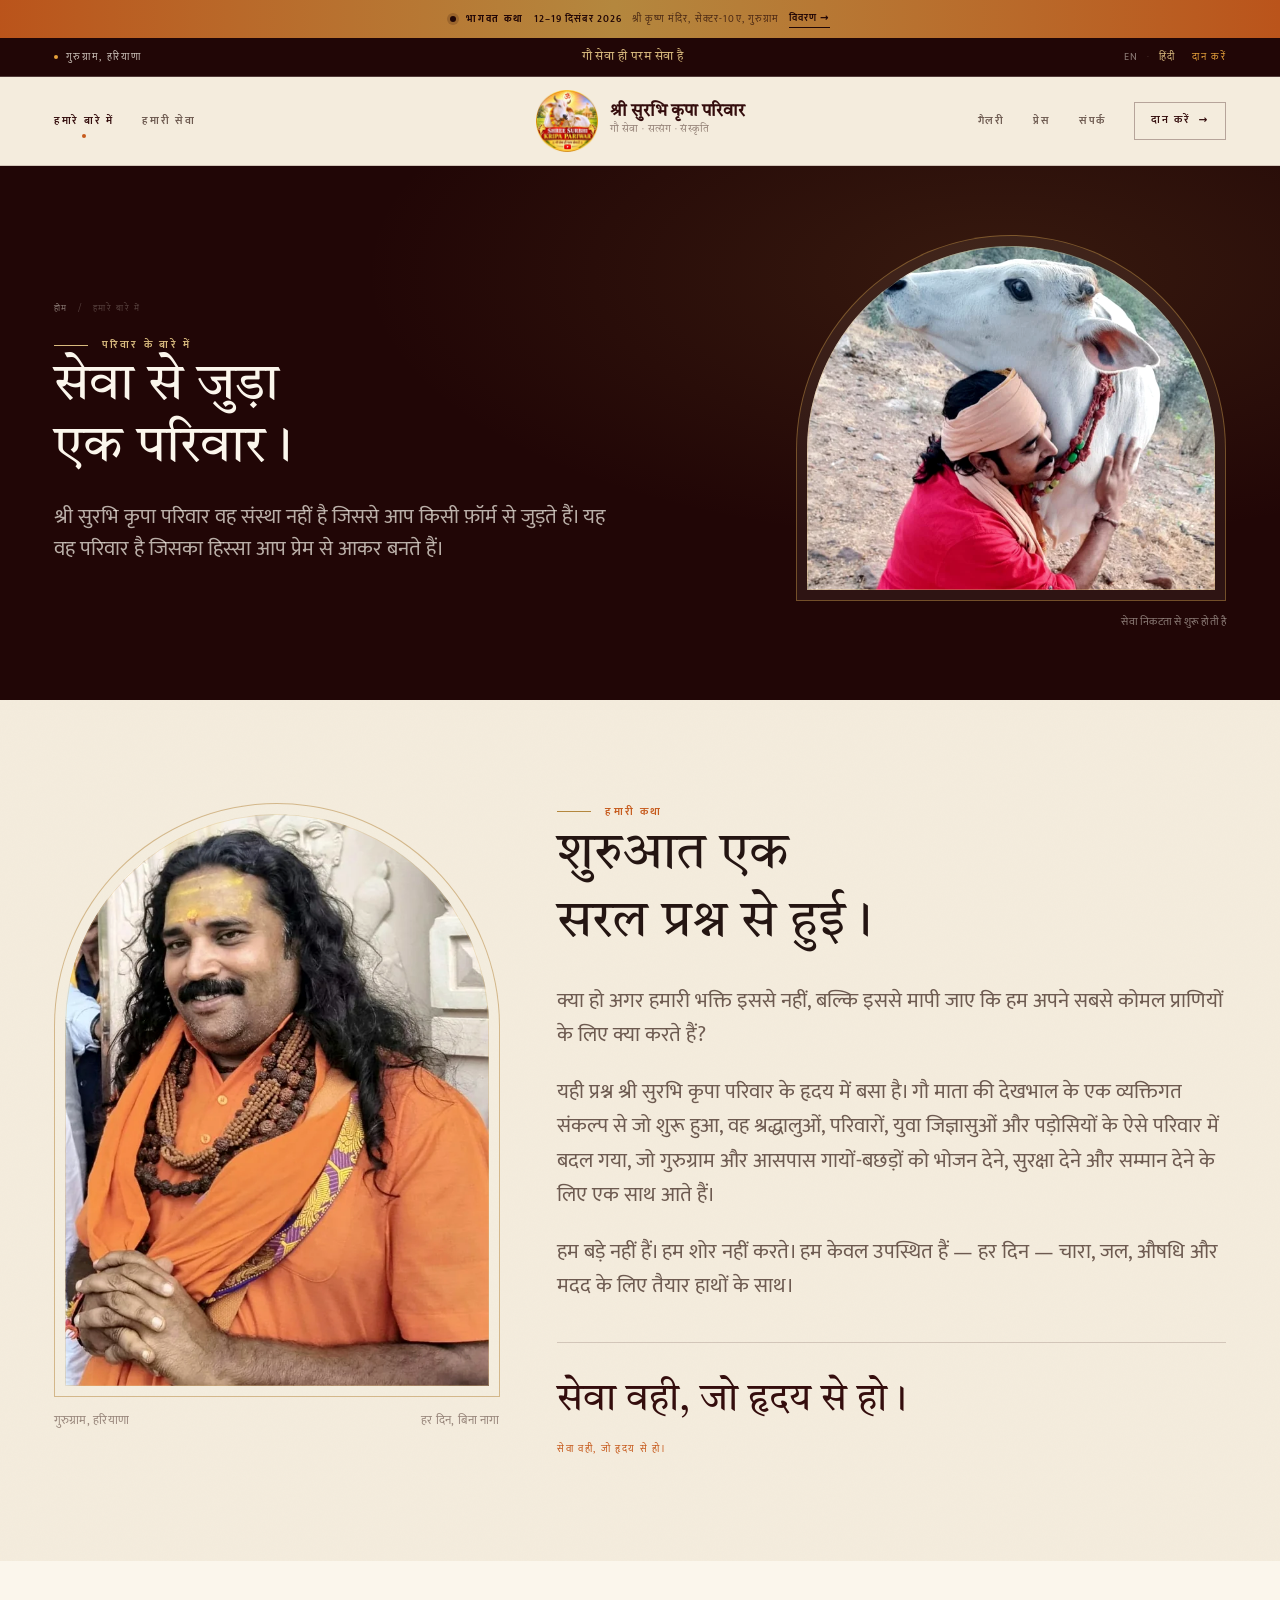
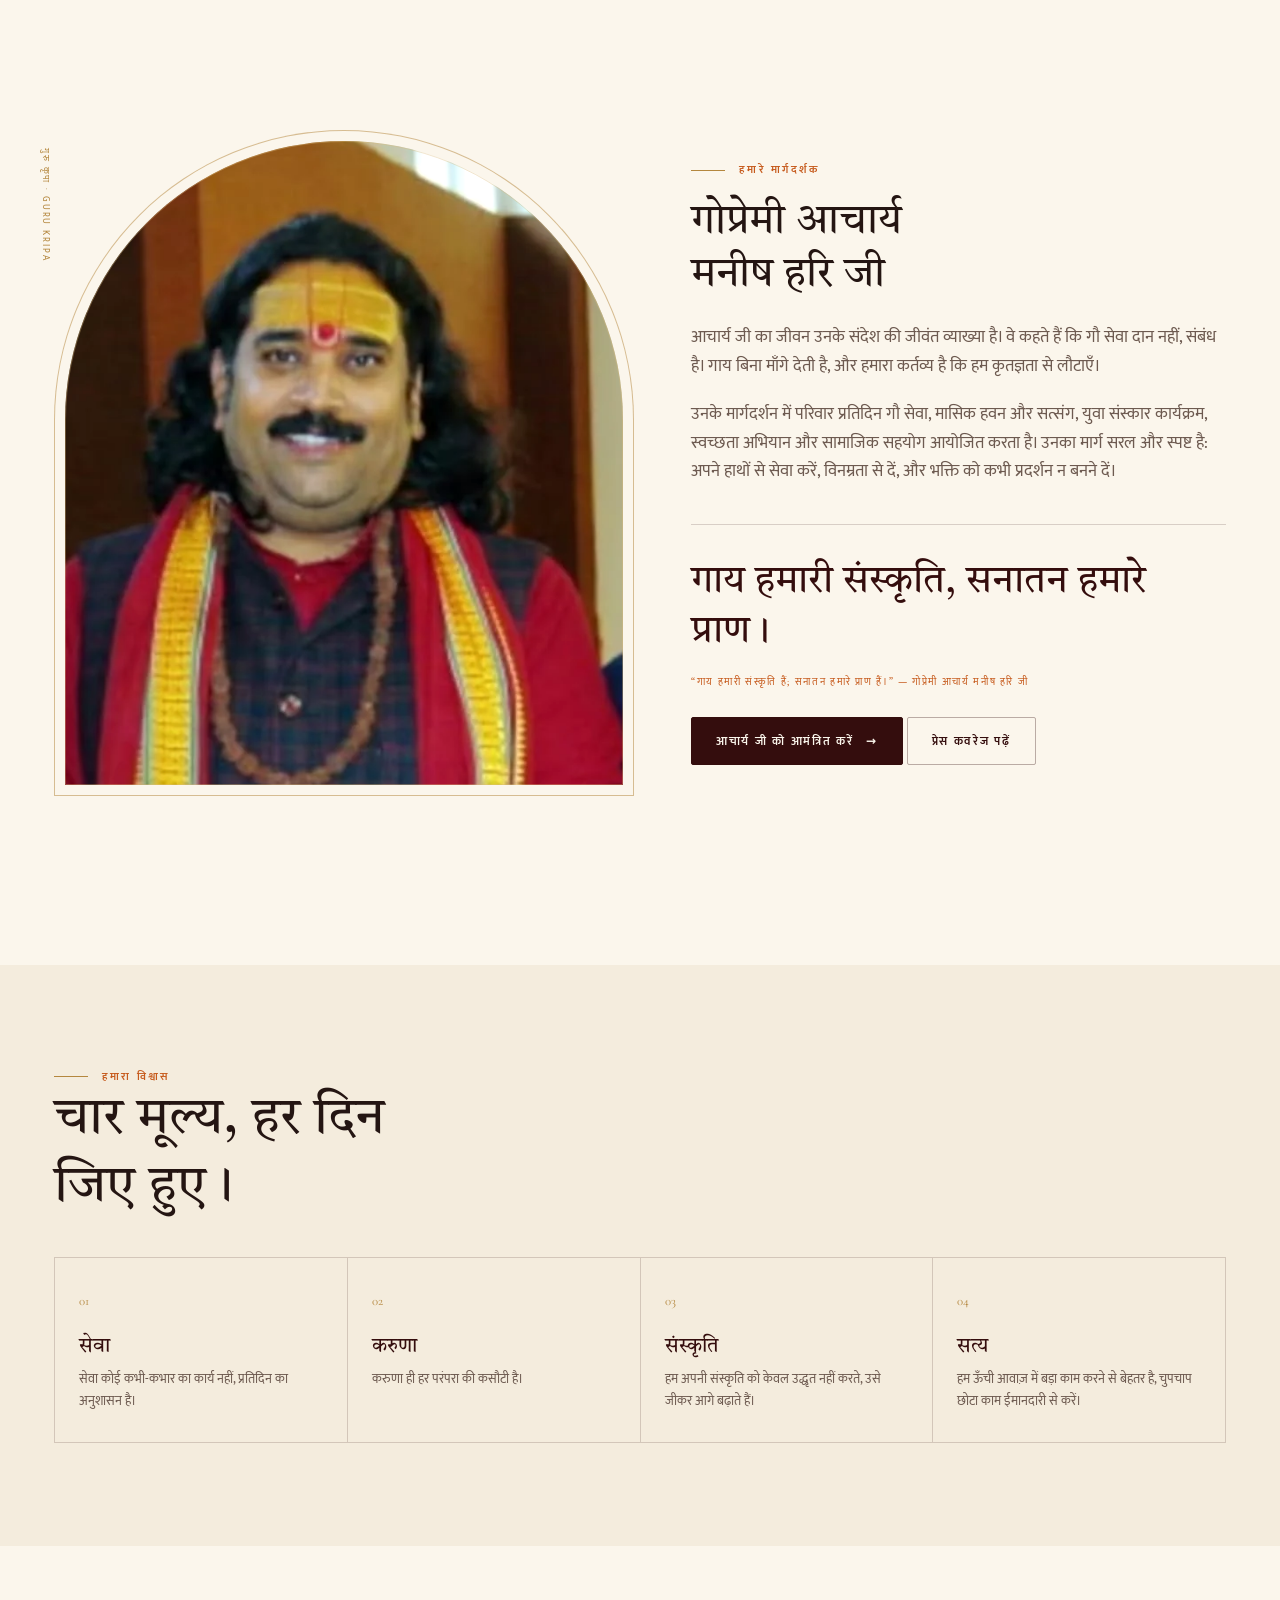
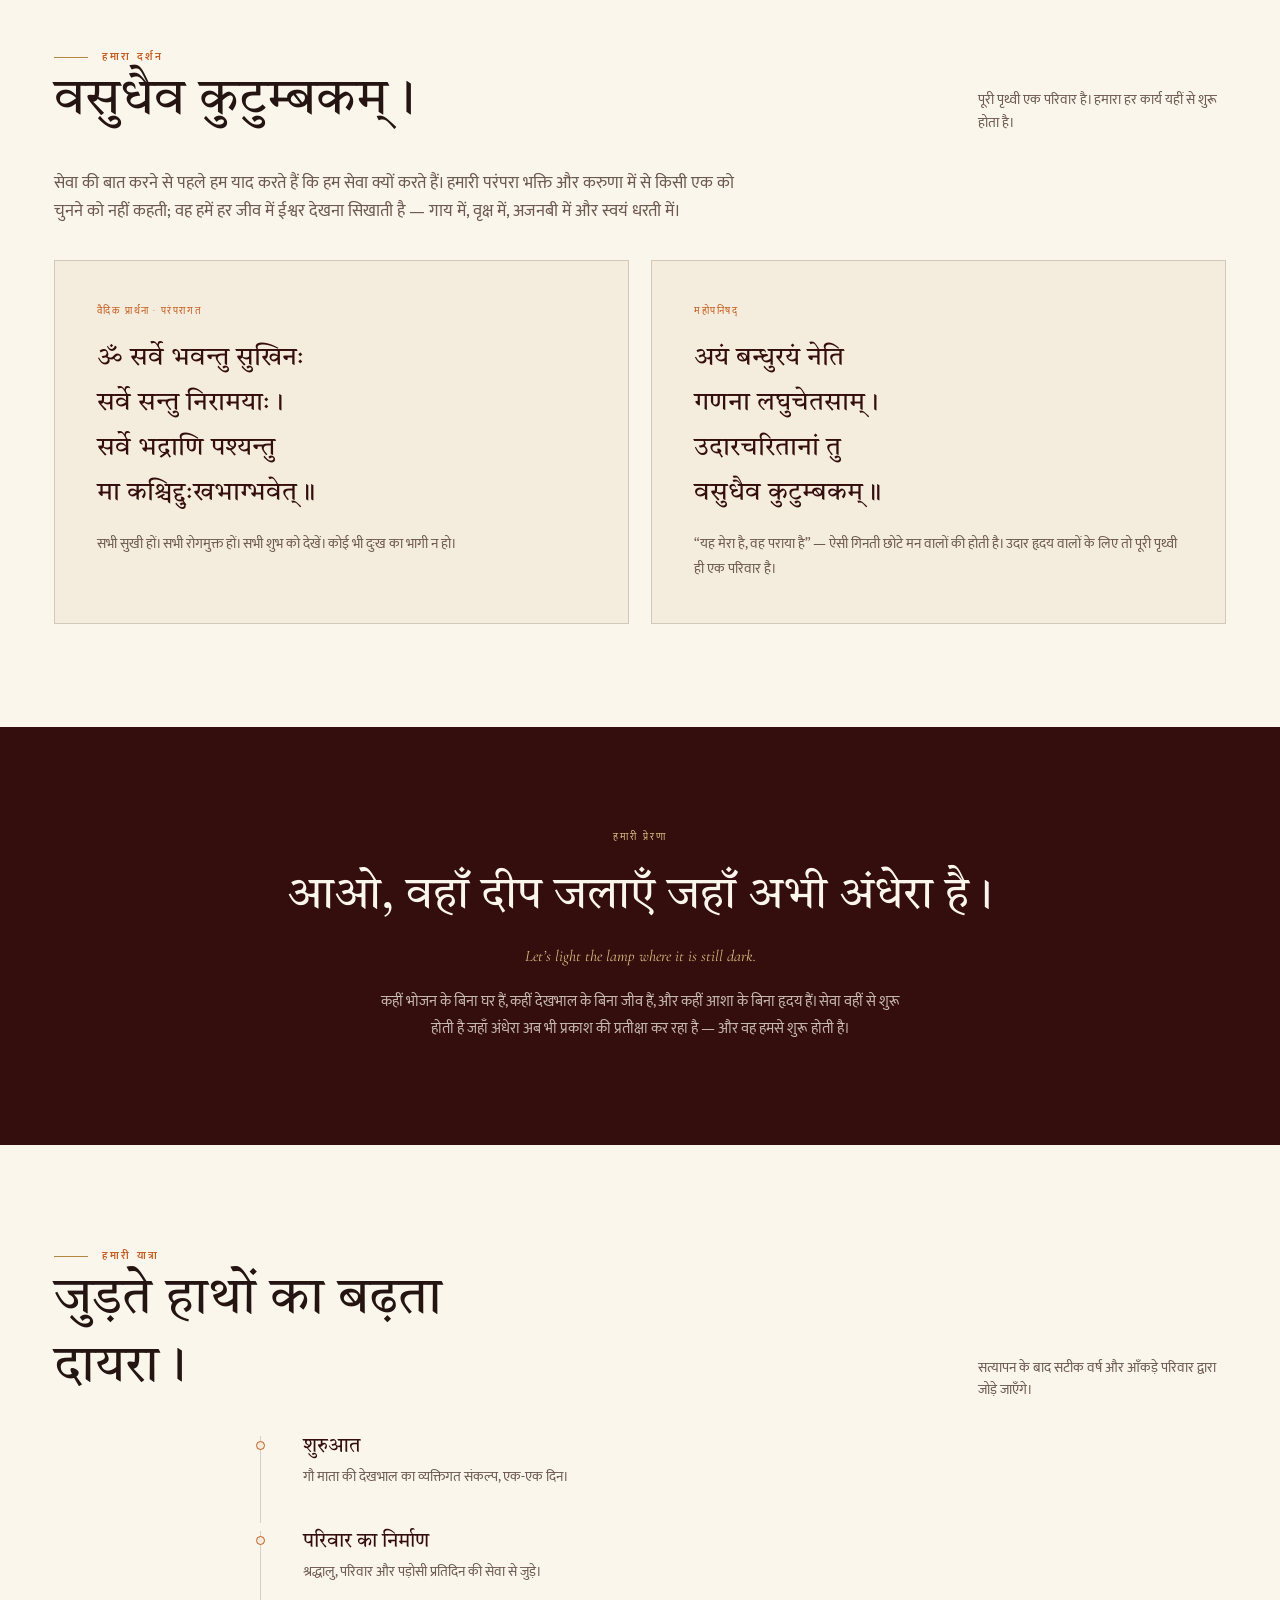
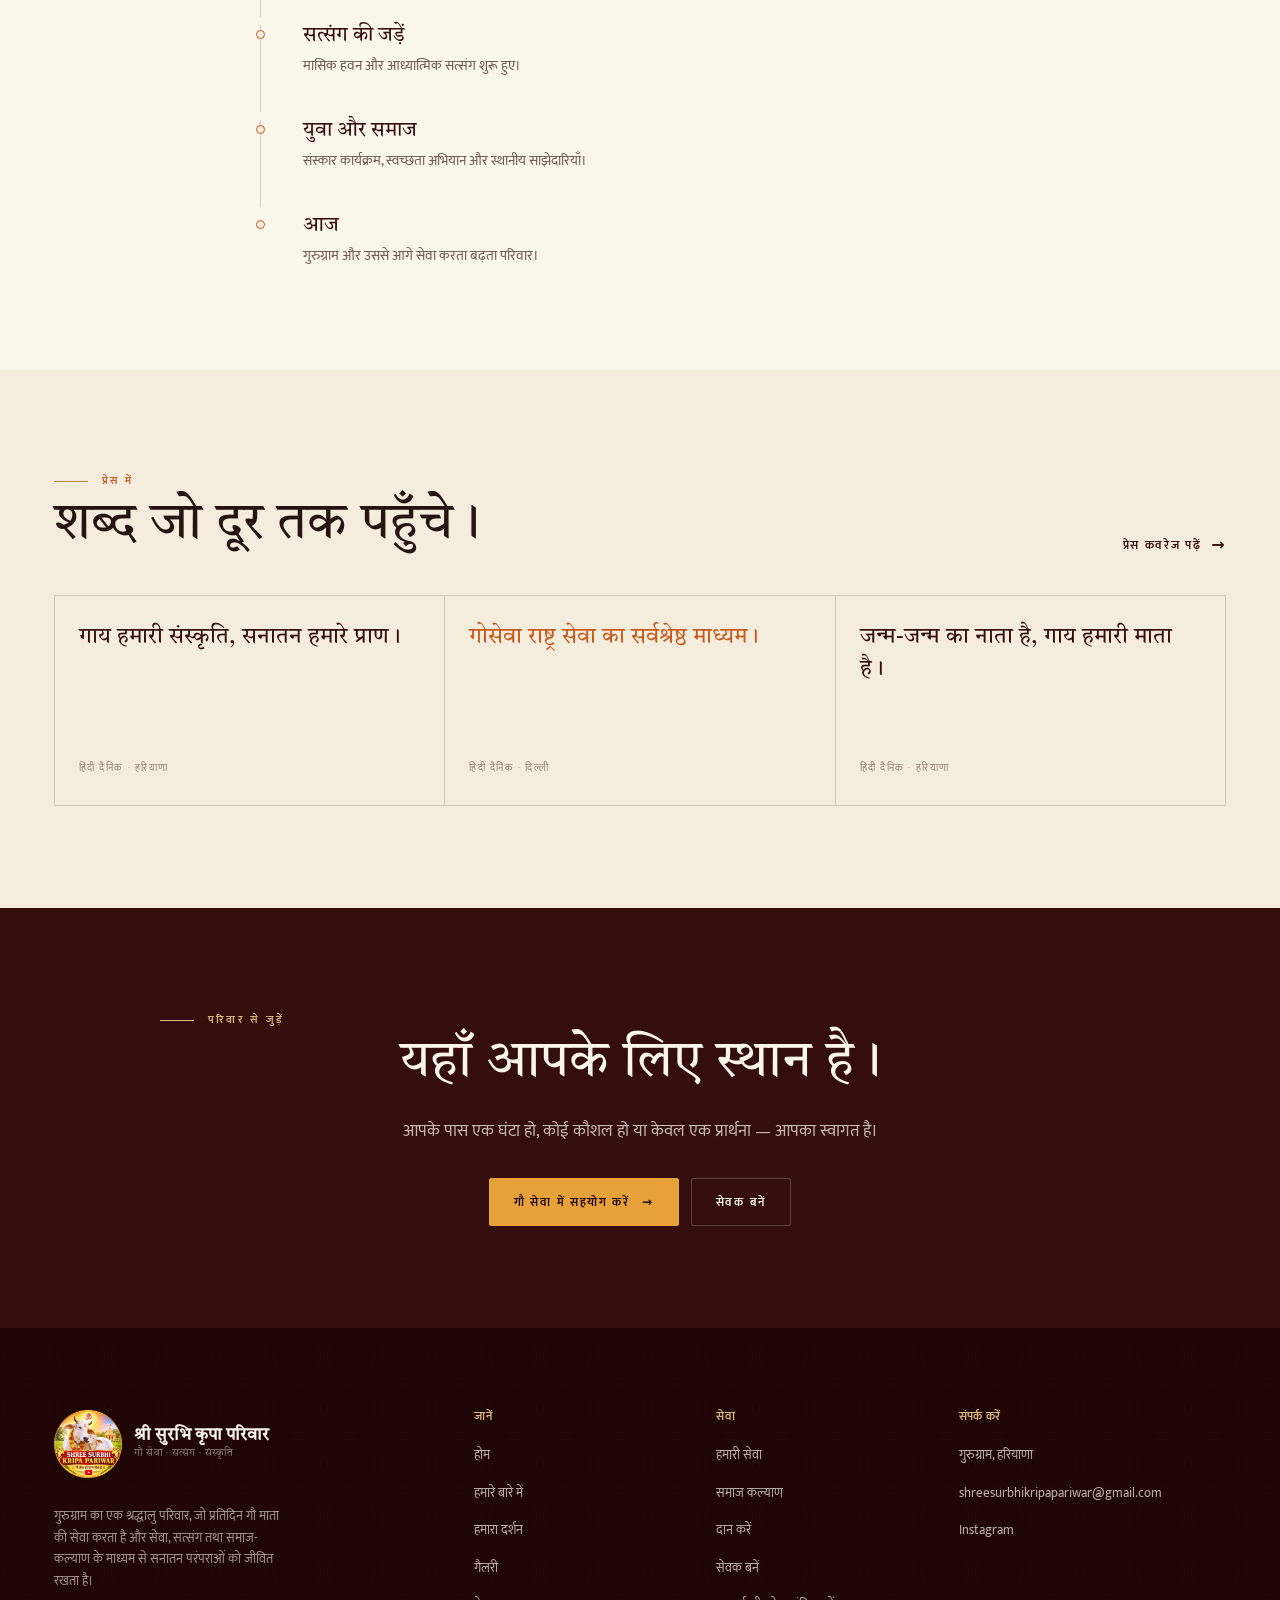
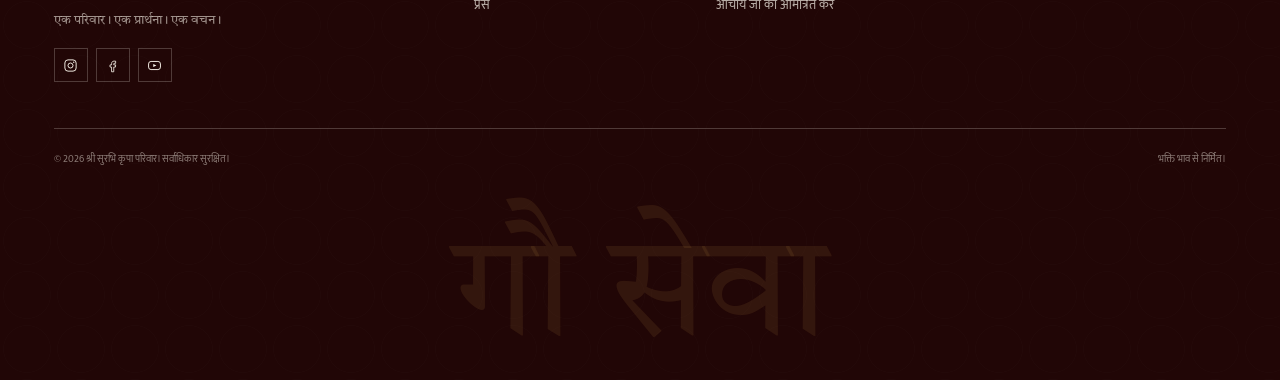
<file: hi/about.html>
<!DOCTYPE html>
<html lang="hi" class="no-js">
<head>
<meta charset="utf-8">
<meta name="viewport" content="width=device-width, initial-scale=1">
<title>गोप्रेमी आचार्य मनीष हरि जी | श्री सुरभि कृपा परिवार</title>
<meta name="description" content="श्री सुरभि कृपा परिवार, उसके मूल्यों और गौ सेवा, सनातन संस्कृति तथा गुरुग्राम में समाज-सेवा के लिए गोप्रेमी आचार्य मनीष हरि जी के ध्येय को जानें।">
<meta name="robots" content="index,follow">
<meta name="theme-color" content="#210606">
<meta property="og:type" content="website">
<meta property="og:site_name" content="श्री सुरभि कृपा परिवार">
<meta property="og:title" content="गोप्रेमी आचार्य मनीष हरि जी | श्री सुरभि कृपा परिवार">
<meta property="og:description" content="श्री सुरभि कृपा परिवार, उसके मूल्यों और गौ सेवा, सनातन संस्कृति तथा गुरुग्राम में समाज-सेवा के लिए गोप्रेमी आचार्य मनीष हरि जी के ध्येय को जानें।">
<meta property="og:locale" content="hi_IN">
<meta name="twitter:card" content="summary_large_image">
<link rel="icon" href="../assets/brand/favicon.ico" sizes="any">
<link rel="icon" type="image/png" sizes="32x32" href="../assets/brand/favicon-32.png">
<link rel="icon" type="image/png" sizes="192x192" href="../assets/brand/favicon-192.png">
<link rel="apple-touch-icon" href="../assets/brand/apple-touch-icon.png">
<link rel="preconnect" href="https://fonts.googleapis.com">
<link rel="preconnect" href="https://fonts.gstatic.com" crossorigin>
<link href="https://fonts.googleapis.com/css2?family=Cormorant+Garamond:ital,wght@0,400;0,500;0,600;1,400;1,500&family=Mukta:wght@300;400;500;600;700&family=Tiro+Devanagari+Hindi&display=swap" rel="stylesheet">
<link rel="stylesheet" href="../assets/css/theme.css">
<link rel="stylesheet" href="../assets/css/main.css">
<script type="application/ld+json">{"@context": "https://schema.org", "@type": "Organization", "name": "श्री सुरभि कृपा परिवार", "description": "गुरुग्राम का एक श्रद्धालु परिवार, जो प्रतिदिन गौ माता की सेवा करता है और सेवा, सत्संग तथा समाज-कल्याण के माध्यम से सनातन परंपराओं को जीवित रखता है।", "email": "shreesurbhikripapariwar@gmail.com", "founder": {"@type": "Person", "name": "गोप्रेमी आचार्य मनीष हरि जी"}, "address": {"@type": "PostalAddress", "addressLocality": "Gurugram", "addressRegion": "Haryana", "addressCountry": "IN"}, "sameAs": ["https://www.instagram.com/shreesurbhikripapariwar/", "https://www.facebook.com/search/top?q=Shree%20Surbhi%20Kripa%20Pariwar", "https://youtube.com/@acharyamanishhari"]}</script>
</head>
<body>
<a class="skip-link" href="#main">Skip to content</a>
<div class="announcement">
<div class="container announcement__inner">
<a class="announcement__link" href="index.html#katha">
<span class="announcement__dot" aria-hidden="true"></span>
<span class="announcement__label">भागवत कथा</span>
<span class="announcement__when">12–19 दिसंबर 2026</span>
<span class="announcement__where">श्री कृष्ण मंदिर, सेक्टर-10ए, गुरुग्राम</span>
<span class="announcement__cta"><span class="announcement__cta-text">विवरण</span> <span aria-hidden="true">→</span></span>
</a>
</div>
</div><div class="topbar">
<div class="container topbar__inner">
<span class="topbar__place">गुरुग्राम, हरियाणा</span>
<span class="topbar__mantra">गौ सेवा ही परम सेवा है</span>
<div class="topbar__links">
<div class="topbar__lang">
<a href="about.html" class="" lang="en" hreflang="en">EN</a>
<span>·</span>
<a href="about.html" class="is-active" lang="hi" hreflang="hi">हिंदी</a>
</div>
<a class="topbar__donate" href="donate.html">दान करें</a>
</div>
</div>
</div><header class="masthead" data-header>
<div class="container masthead__inner">
<nav class="nav nav--left" aria-label="Primary">
<a class="nav__link is-active" href="about.html">हमारे बारे में</a>
<a class="nav__link" href="seva.html">हमारी सेवा</a>
</nav>
<a class="brand" href="index.html" aria-label="श्री सुरभि कृपा परिवार — होम">
<span class="brand__mark" aria-hidden="true"></span>
<span class="brand__text"><span class="brand__name">श्री सुरभि कृपा परिवार</span><span class="brand__sub">गौ सेवा · सत्संग · संस्कृति</span></span>
</a>
<div class="masthead__end">
<nav class="nav nav--right" aria-label="Secondary">
<a class="nav__link" href="gallery.html">गैलरी</a>
<a class="nav__link" href="press.html">प्रेस</a>
<a class="nav__link" href="contact.html">संपर्क</a>
<a class="nav__cta" href="donate.html">दान करें <span aria-hidden="true">→</span></a>
</nav>
<button class="menu-toggle" type="button" data-menu-open aria-controls="site-menu" aria-expanded="false">
<svg class="menu-toggle__icon" viewBox="0 0 24 24" fill="none" aria-hidden="true" focusable="false">
<path d="M3.5 7.5h17" stroke="currentColor" stroke-width="1.3" stroke-linecap="round"/>
<path d="M3.5 12h9.5" stroke="currentColor" stroke-width="1.3" stroke-linecap="round"/>
<path class="menu-toggle__gem" d="M18 10.2 19.8 12 18 13.8 16.2 12Z"/>
<path d="M3.5 16.5h17" stroke="currentColor" stroke-width="1.3" stroke-linecap="round"/>
</svg>
<span class="sr-only">मेनू</span>
</button>
</div>
</div>
</header>
<div class="menu" id="site-menu" aria-hidden="true">
<div class="menu__head">
<span class="menu__brand">श्री सुरभि कृपा परिवार</span>
<button class="menu__close" type="button" data-menu-close aria-label="मेनू बंद करें">×</button>
</div>
<nav class="menu__nav" aria-label="Mobile"><a class="menu__link" href="index.html">होम<span>01</span></a><a class="menu__link" href="about.html">हमारे बारे में<span>02</span></a><a class="menu__link" href="seva.html">हमारी सेवा<span>03</span></a><a class="menu__link" href="gallery.html">गैलरी<span>04</span></a><a class="menu__link" href="press.html">प्रेस<span>05</span></a><a class="menu__link" href="donate.html">दान करें<span>06</span></a><a class="menu__link" href="contact.html">संपर्क<span>07</span></a></nav>
<div class="menu__meta">
<span>गुरुग्राम, हरियाणा, भारत</span>
<span>भेंट पूर्व सूचना पर · सोम–रवि</span>
<a href="mailto:shreesurbhikripapariwar@gmail.com">shreesurbhikripapariwar@gmail.com</a>
<div class="topbar__lang"><a href="about.html">हिंदी / English</a></div>
</div>
</div>
<main id="main">
<section class="page-hero grain">
<div class="container page-hero__grid">
<div class="reveal">
<nav class="breadcrumb" aria-label="Breadcrumb">
<a href="index.html">होम</a><span aria-hidden="true">/</span><span aria-current="page">हमारे बारे में</span>
</nav>
<p class="eyebrow eyebrow--light">परिवार के बारे में</p>
<h1>सेवा से जुड़ा एक परिवार।</h1>
<p class="page-hero__lede">श्री सुरभि कृपा परिवार वह संस्था नहीं है जिससे आप किसी फ़ॉर्म से जुड़ते हैं। यह वह परिवार है जिसका हिस्सा आप प्रेम से आकर बनते हैं।</p>
</div>
<figure class="page-hero__figure reveal reveal--delay-1">
<div class="arch"><img src="../assets/images/cow-embrace.webp" srcset="../assets/images/cow-embrace-640.webp 640w, ../assets/images/cow-embrace-988.webp 988w" sizes="(max-width: 760px) 90vw, 430px" width="988" height="1600" alt="आचार्य मनीष हरि जी जंगल में सफ़ेद गाय को गले लगाते हुए।" loading="eager" decoding="async" fetchpriority="high" class="arch__img"></div>
<figcaption class="page-hero__caption">सेवा निकटता से शुरू होती है</figcaption>
</figure>
</div>
</section>

<section class="section about-story grain">
<div class="container about-story__grid">
<figure class="about-story__aside reveal">
<div class="arch"><img src="../assets/images/acharya-orange.webp" srcset="../assets/images/acharya-orange-640.webp 640w, ../assets/images/acharya-orange-953.webp 953w" sizes="(max-width: 760px) 90vw, 420px" width="953" height="1289" alt="गोप्रेमी आचार्य मनीष हरि जी नारंगी वस्त्र और रुद्राक्ष मालाओं में, हाथ जोड़े।" loading="lazy" decoding="async" class="arch__img"></div>
<figcaption><span>गुरुग्राम, हरियाणा</span><span>हर दिन, बिना नागा</span></figcaption>
</figure>
<div class="about-story__copy reveal reveal--delay-1">
<p class="eyebrow">हमारी कथा</p>
<h2>शुरुआत एक सरल प्रश्न से हुई।</h2>
<p class="body-copy">क्या हो अगर हमारी भक्ति इससे नहीं, बल्कि इससे मापी जाए कि हम अपने सबसे कोमल प्राणियों के लिए क्या करते हैं?</p><p class="body-copy">यही प्रश्न श्री सुरभि कृपा परिवार के हृदय में बसा है। गौ माता की देखभाल के एक व्यक्तिगत संकल्प से जो शुरू हुआ, वह श्रद्धालुओं, परिवारों, युवा जिज्ञासुओं और पड़ोसियों के ऐसे परिवार में बदल गया, जो गुरुग्राम और आसपास गायों-बछड़ों को भोजन देने, सुरक्षा देने और सम्मान देने के लिए एक साथ आते हैं।</p><p class="body-copy">हम बड़े नहीं हैं। हम शोर नहीं करते। हम केवल उपस्थित हैं — हर दिन — चारा, जल, औषधि और मदद के लिए तैयार हाथों के साथ।</p>
<div class="about-story__quote">
<blockquote>सेवा वही, जो हृदय से हो।</blockquote>
<cite>सेवा वही, जो हृदय से हो।</cite>
</div>
</div>
</div>
</section>

<section class="section section--raised">
<div class="container">
<div class="seva-block">
<figure class="seva-block__media reveal">
<div class="arch"><img src="../assets/images/acharya-portrait.webp" srcset="../assets/images/acharya-portrait-632.webp 632w" sizes="(max-width: 760px) 90vw, 460px" width="632" height="1390" alt="गोप्रेमी आचार्य मनीष हरि जी हाथ में पुस्तक लिए, लाल-सुनहरी शॉल में।" loading="lazy" decoding="async" class="arch__img"></div>
<span class="seva-block__index">गुरु कृपा · Guru Kripa</span>
</figure>
<div class="seva-block__copy reveal reveal--delay-1">
<p class="eyebrow">हमारे मार्गदर्शक</p>
<h2>गोप्रेमी आचार्य मनीष हरि जी</h2>
<p class="body-copy">आचार्य जी का जीवन उनके संदेश की जीवंत व्याख्या है। वे कहते हैं कि गौ सेवा दान नहीं, संबंध है। गाय बिना माँगे देती है, और हमारा कर्तव्य है कि हम कृतज्ञता से लौटाएँ।</p><p class="body-copy">उनके मार्गदर्शन में परिवार प्रतिदिन गौ सेवा, मासिक हवन और सत्संग, युवा संस्कार कार्यक्रम, स्वच्छता अभियान और सामाजिक सहयोग आयोजित करता है। उनका मार्ग सरल और स्पष्ट है: अपने हाथों से सेवा करें, विनम्रता से दें, और भक्ति को कभी प्रदर्शन न बनने दें।</p>
<div class="about-story__quote">
<blockquote>गाय हमारी संस्कृति, सनातन हमारे प्राण।</blockquote>
<cite>“गाय हमारी संस्कृति हैं; सनातन हमारे प्राण हैं।” — गोप्रेमी आचार्य मनीष हरि जी</cite>
</div>
<div class="seva-block__actions">
<a class="btn btn--dark" href="contact.html#invite">आचार्य जी को आमंत्रित करें <span class="btn__arrow" aria-hidden="true">→</span></a>
<a class="btn btn--outline" href="press.html">प्रेस कवरेज पढ़ें</a>
</div>
</div>
</div>
</div>
</section>

<section class="section values">
<div class="container">
<div class="values__head reveal">
<div><p class="eyebrow">हमारा विश्वास</p><h2>चार मूल्य, हर दिन जिए हुए।</h2></div>
</div>
<div class="values__grid"><article class="value reveal"><span class="value__num">01</span><h3>सेवा</h3><p>सेवा कोई कभी-कभार का कार्य नहीं, प्रतिदिन का अनुशासन है।</p></article><article class="value reveal"><span class="value__num">02</span><h3>करुणा</h3><p>करुणा ही हर परंपरा की कसौटी है।</p></article><article class="value reveal"><span class="value__num">03</span><h3>संस्कृति</h3><p>हम अपनी संस्कृति को केवल उद्धृत नहीं करते, उसे जीकर आगे बढ़ाते हैं।</p></article><article class="value reveal"><span class="value__num">04</span><h3>सत्य</h3><p>हम ऊँची आवाज़ में बड़ा काम करने से बेहतर है, चुपचाप छोटा काम ईमानदारी से करें।</p></article></div>
</div>
</section>

<section class="section section--raised philosophy" id="philosophy">
<div class="container">
<div class="values__head reveal">
<div><p class="eyebrow">हमारा दर्शन</p><h2>वसुधैव कुटुम्बकम्।</h2></div>
<p class="pillars__head-note">पूरी पृथ्वी एक परिवार है। हमारा हर कार्य यहीं से शुरू होता है।</p>
</div>
<p class="philosophy__intro body-copy reveal">सेवा की बात करने से पहले हम याद करते हैं कि हम सेवा क्यों करते हैं। हमारी परंपरा भक्ति और करुणा में से किसी एक को चुनने को नहीं कहती; वह हमें हर जीव में ईश्वर देखना सिखाती है — गाय में, वृक्ष में, अजनबी में और स्वयं धरती में।</p>
<div class="shloka-grid"><article class="shloka reveal">
<p class="shloka__source">वैदिक प्रार्थना · परंपरागत</p>
<p class="shloka__text" lang="sa">ॐ सर्वे भवन्तु सुखिनः<br>सर्वे सन्तु निरामयाः।<br>सर्वे भद्राणि पश्यन्तु<br>मा कश्चिद्दुःखभाग्भवेत्॥</p>

<p class="shloka__meaning">सभी सुखी हों। सभी रोगमुक्त हों। सभी शुभ को देखें। कोई भी दुःख का भागी न हो।</p>
</article><article class="shloka reveal">
<p class="shloka__source">महोपनिषद्</p>
<p class="shloka__text" lang="sa">अयं बन्धुरयं नेति<br>गणना लघुचेतसाम्।<br>उदारचरितानां तु<br>वसुधैव कुटुम्बकम्॥</p>

<p class="shloka__meaning">“यह मेरा है, वह पराया है” — ऐसी गिनती छोटे मन वालों की होती है। उदार हृदय वालों के लिए तो पूरी पृथ्वी ही एक परिवार है।</p>
</article></div>
</div>
</section>

<section class="section section--maroon message-section grain">
<div class="container">
<div class="message-banner reveal">
<p class="message-banner__label">हमारी प्रेरणा</p>
<p class="message-banner__quote">आओ, वहाँ दीप जलाएँ जहाँ अभी अंधेरा है।</p>
<p class="message-banner__alt" lang="en">Let’s light the lamp where it is still dark.</p>
<p class="message-banner__body">कहीं भोजन के बिना घर हैं, कहीं देखभाल के बिना जीव हैं, और कहीं आशा के बिना हृदय हैं। सेवा वहीं से शुरू होती है जहाँ अंधेरा अब भी प्रकाश की प्रतीक्षा कर रहा है — और वह हमसे शुरू होती है।</p>
</div>
</div>
</section>

<section class="section section--raised">
<div class="container">
<div class="values__head reveal">
<div><p class="eyebrow">हमारी यात्रा</p><h2>जुड़ते हाथों का बढ़ता दायरा।</h2></div>
<p class="pillars__head-note">सत्यापन के बाद सटीक वर्ष और आँकड़े परिवार द्वारा जोड़े जाएँगे।</p>
</div>
<div class="timeline"><div class="timeline__item reveal"><h3>शुरुआत</h3><p>गौ माता की देखभाल का व्यक्तिगत संकल्प, एक-एक दिन।</p></div><div class="timeline__item reveal"><h3>परिवार का निर्माण</h3><p>श्रद्धालु, परिवार और पड़ोसी प्रतिदिन की सेवा से जुड़े।</p></div><div class="timeline__item reveal"><h3>सत्संग की जड़ें</h3><p>मासिक हवन और आध्यात्मिक सत्संग शुरू हुए।</p></div><div class="timeline__item reveal"><h3>युवा और समाज</h3><p>संस्कार कार्यक्रम, स्वच्छता अभियान और स्थानीय साझेदारियाँ।</p></div><div class="timeline__item reveal"><h3>आज</h3><p>गुरुग्राम और उससे आगे सेवा करता बढ़ता परिवार।</p></div></div>
</div>
</section>

<section class="section press">
<div class="container">
<div class="press__head reveal">
<div><p class="eyebrow">प्रेस में</p><h2>शब्द जो दूर तक पहुँचे।</h2></div>
<a class="link-arrow" href="press.html">प्रेस कवरेज पढ़ें</a>
</div>
<div class="press__grid reveal"><article class="press__quote"><blockquote>गाय हमारी संस्कृति, सनातन हमारे प्राण।</blockquote><p class="press__source">हिंदी दैनिक · हरियाणा</p></article><article class="press__quote"><blockquote>गोसेवा राष्ट्र सेवा का सर्वश्रेष्ठ माध्यम।</blockquote><p class="press__source">हिंदी दैनिक · दिल्ली</p></article><article class="press__quote"><blockquote>जन्म-जन्म का नाता है, गाय हमारी माता है।</blockquote><p class="press__source">हिंदी दैनिक · हरियाणा</p></article></div>
</div>
</section>

<section class="section section--maroon grain cta-band">
<div class="container--narrow reveal">
<p class="eyebrow eyebrow--light">परिवार से जुड़ें</p>
<h2>यहाँ आपके लिए स्थान है।</h2>
<p class="body-copy">आपके पास एक घंटा हो, कोई कौशल हो या केवल एक प्रार्थना — आपका स्वागत है।</p>
<div class="cta-band__actions">
<a class="btn btn--primary" href="donate.html">गौ सेवा में सहयोग करें <span class="btn__arrow" aria-hidden="true">→</span></a>
<a class="btn btn--ghost" href="contact.html#volunteer">सेवक बनें</a>
</div>
</div>
</section>
</main><footer class="footer">
<div class="container footer__top">
<div class="footer__brand">
<a class="brand" href="index.html" aria-label="श्री सुरभि कृपा परिवार">
<span class="brand__mark" aria-hidden="true"></span>
<span class="brand__text"><span class="brand__name">श्री सुरभि कृपा परिवार</span><span class="brand__sub">गौ सेवा · सत्संग · संस्कृति</span></span>
</a>
<p>गुरुग्राम का एक श्रद्धालु परिवार, जो प्रतिदिन गौ माता की सेवा करता है और सेवा, सत्संग तथा समाज-कल्याण के माध्यम से सनातन परंपराओं को जीवित रखता है।</p>
<p class="footer__mantra">एक परिवार। एक प्रार्थना। एक वचन।</p>
<div class="social"><a href="https://www.instagram.com/shreesurbhikripapariwar/" target="_blank" rel="noopener noreferrer" aria-label="Instagram"><svg viewBox="0 0 24 24" fill="none" aria-hidden="true"><rect x="3" y="3" width="18" height="18" rx="5" stroke="currentColor" stroke-width="1.5"/><circle cx="12" cy="12" r="4" stroke="currentColor" stroke-width="1.5"/><circle cx="17.2" cy="6.8" r="1.1" fill="currentColor"/></svg></a><a href="https://www.facebook.com/search/top?q=Shree%20Surbhi%20Kripa%20Pariwar" target="_blank" rel="noopener noreferrer" aria-label="Facebook"><svg viewBox="0 0 24 24" fill="none" aria-hidden="true"><path d="M14.5 8.5H17V5h-2.5C12 5 10.5 6.7 10.5 9v2H8v3.5h2.5V22H14v-7.5h2.7L17 11h-3V9.3c0-.5.2-.8.5-.8Z" stroke="currentColor" stroke-width="1.3" stroke-linejoin="round"/></svg></a><a href="https://youtube.com/@acharyamanishhari" target="_blank" rel="noopener noreferrer" aria-label="YouTube"><svg viewBox="0 0 24 24" fill="none" aria-hidden="true"><rect x="2.5" y="5.5" width="19" height="13" rx="4" stroke="currentColor" stroke-width="1.5"/><path d="m10 9.5 5 2.5-5 2.5v-5Z" fill="currentColor"/></svg></a></div>
</div>
<div class="footer__col">
<h3>जानें</h3>
<ul>
<li><a href="index.html">होम</a></li>
<li><a href="about.html">हमारे बारे में</a></li>
<li><a href="about.html#philosophy">हमारा दर्शन</a></li>
<li><a href="gallery.html">गैलरी</a></li>
<li><a href="press.html">प्रेस</a></li>
</ul>
</div>
<div class="footer__col">
<h3>सेवा</h3>
<ul>
<li><a href="seva.html">हमारी सेवा</a></li>
<li><a href="seva.html#social-welfare">समाज कल्याण</a></li>
<li><a href="donate.html">दान करें</a></li>
<li><a href="contact.html#volunteer">सेवक बनें</a></li>
<li><a href="contact.html#invite">आचार्य जी को आमंत्रित करें</a></li>
</ul>
</div>
<div class="footer__col">
<h3>संपर्क करें</h3>
<ul>
<li><a href="contact.html">गुरुग्राम, हरियाणा</a></li>
<li><a href="mailto:shreesurbhikripapariwar@gmail.com">shreesurbhikripapariwar@gmail.com</a></li>
<li><a href="https://www.instagram.com/shreesurbhikripapariwar/" target="_blank" rel="noopener noreferrer">Instagram</a></li>
</ul>
</div>
</div>
<div class="container footer__bottom">
<span>© 2026 श्री सुरभि कृपा परिवार। सर्वाधिकार सुरक्षित।</span>
<span>भक्ति भाव से निर्मित।</span>
</div>
<div class="footer__watermark" aria-hidden="true"><span>गौ सेवा</span></div>
</footer>
<script src="../assets/js/site.js" defer></script></body></html>
</file>
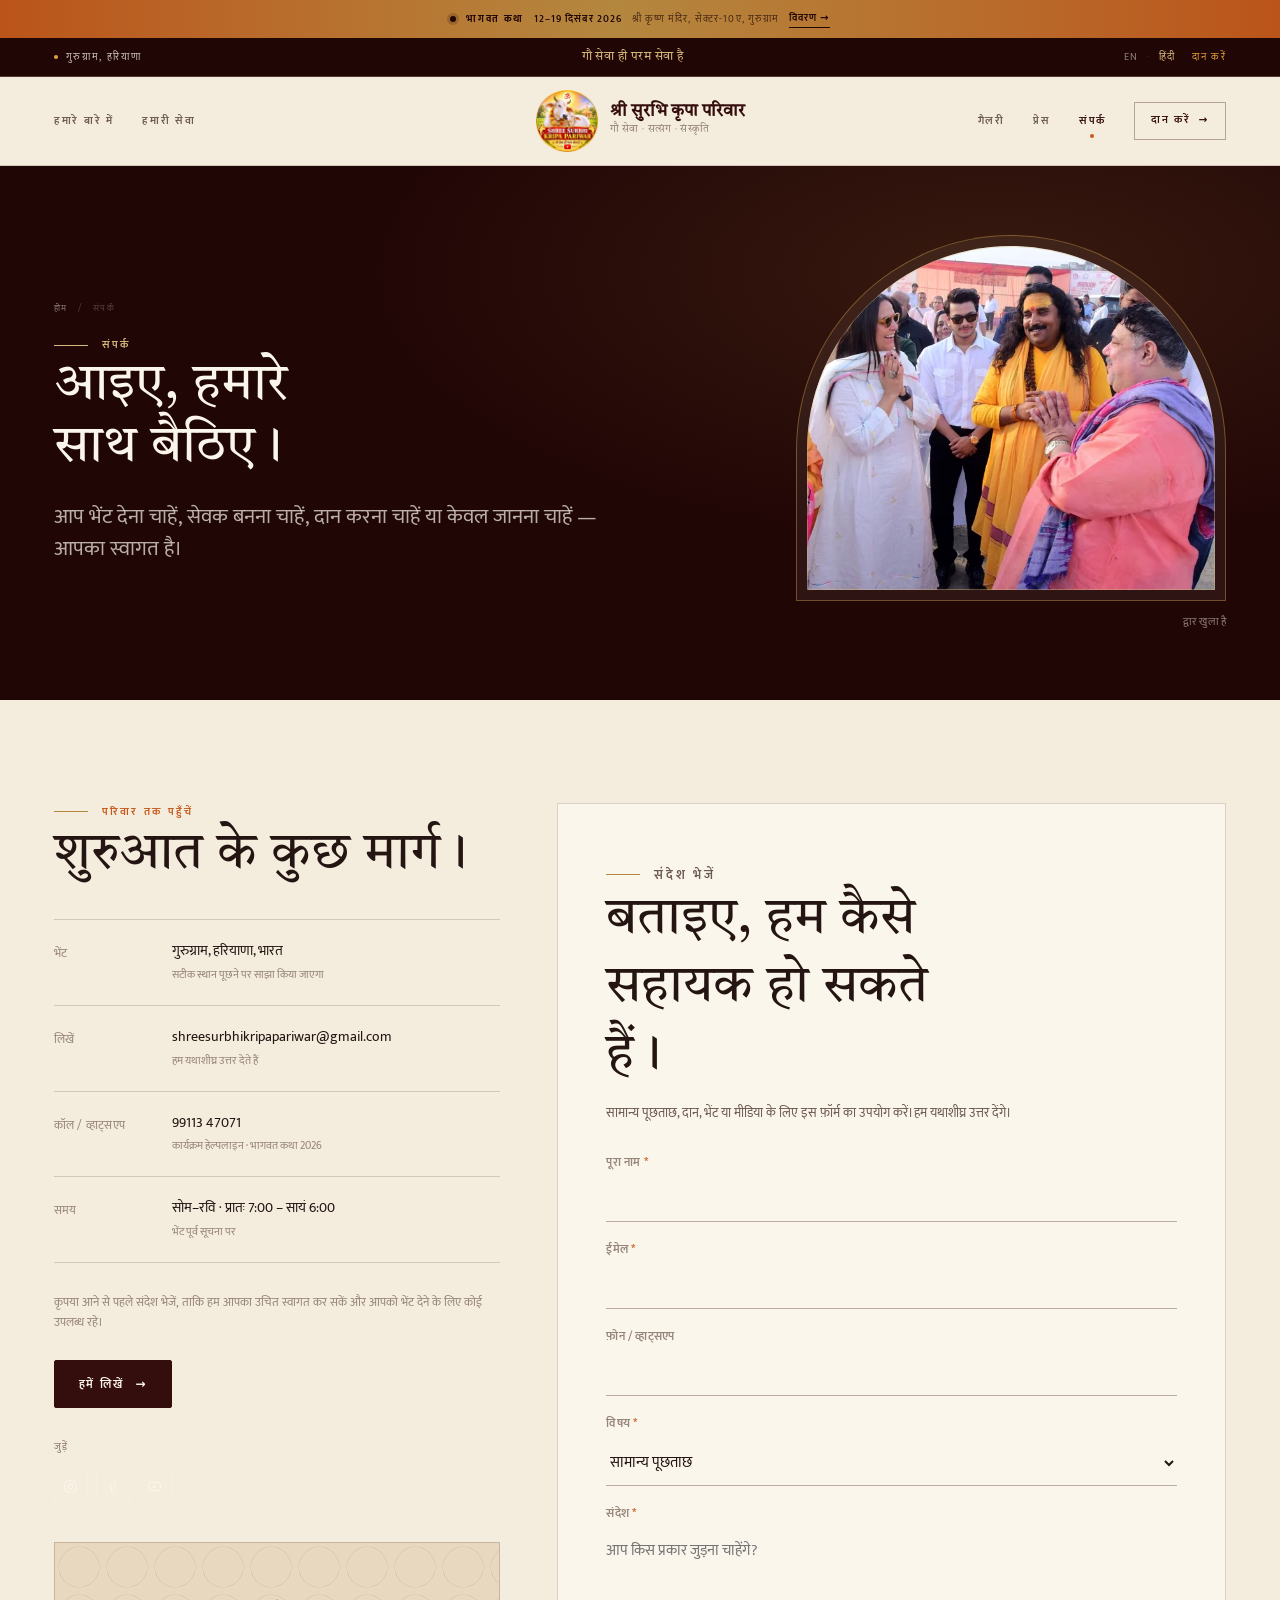
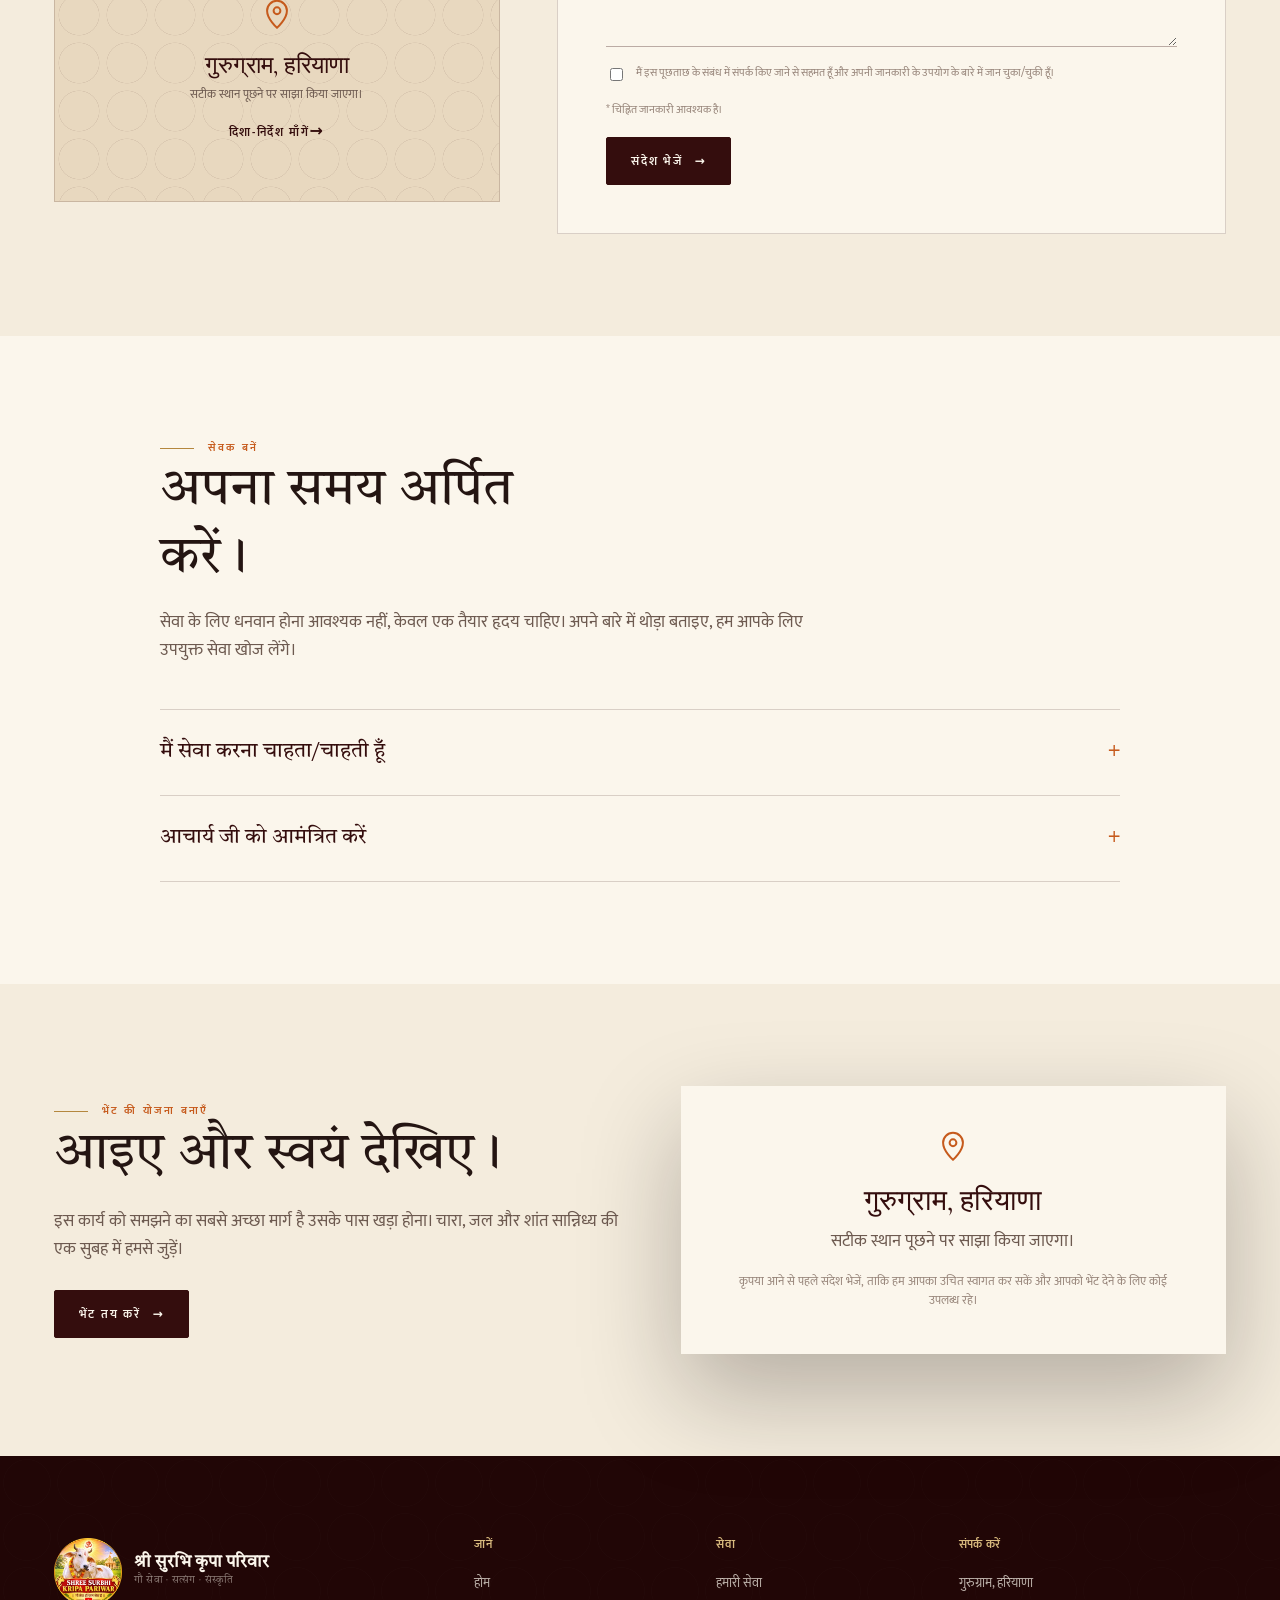
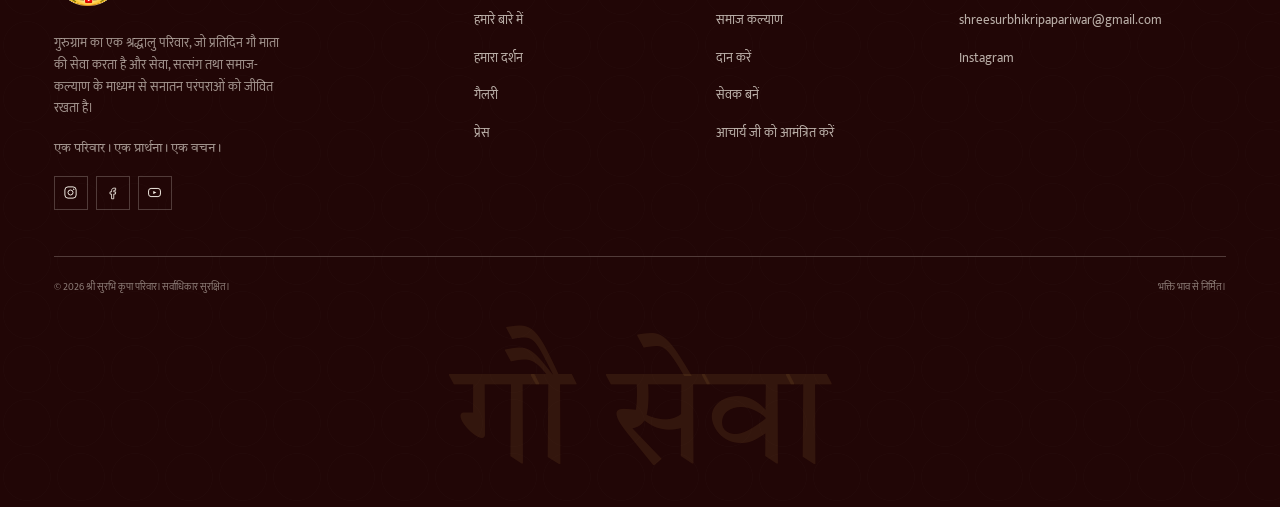
<file: hi/contact.html>
<!DOCTYPE html>
<html lang="hi" class="no-js">
<head>
<meta charset="utf-8">
<meta name="viewport" content="width=device-width, initial-scale=1">
<title>संपर्क करें | श्री सुरभि कृपा परिवार, गुरुग्राम</title>
<meta name="description" content="गौ सेवा, दान, स्वयंसेवा, गौशाला भेंट या आचार्य जी को आमंत्रण के लिए गुरुग्राम में श्री सुरभि कृपा परिवार से संपर्क करें।">
<meta name="robots" content="index,follow">
<meta name="theme-color" content="#210606">
<meta property="og:type" content="website">
<meta property="og:site_name" content="श्री सुरभि कृपा परिवार">
<meta property="og:title" content="संपर्क करें | श्री सुरभि कृपा परिवार, गुरुग्राम">
<meta property="og:description" content="गौ सेवा, दान, स्वयंसेवा, गौशाला भेंट या आचार्य जी को आमंत्रण के लिए गुरुग्राम में श्री सुरभि कृपा परिवार से संपर्क करें।">
<meta property="og:locale" content="hi_IN">
<meta name="twitter:card" content="summary_large_image">
<link rel="icon" href="../assets/brand/favicon.ico" sizes="any">
<link rel="icon" type="image/png" sizes="32x32" href="../assets/brand/favicon-32.png">
<link rel="icon" type="image/png" sizes="192x192" href="../assets/brand/favicon-192.png">
<link rel="apple-touch-icon" href="../assets/brand/apple-touch-icon.png">
<link rel="preconnect" href="https://fonts.googleapis.com">
<link rel="preconnect" href="https://fonts.gstatic.com" crossorigin>
<link href="https://fonts.googleapis.com/css2?family=Cormorant+Garamond:ital,wght@0,400;0,500;0,600;1,400;1,500&family=Mukta:wght@300;400;500;600;700&family=Tiro+Devanagari+Hindi&display=swap" rel="stylesheet">
<link rel="stylesheet" href="../assets/css/theme.css">
<link rel="stylesheet" href="../assets/css/main.css">
<script type="application/ld+json">{"@context": "https://schema.org", "@type": "Organization", "name": "श्री सुरभि कृपा परिवार", "description": "गुरुग्राम का एक श्रद्धालु परिवार, जो प्रतिदिन गौ माता की सेवा करता है और सेवा, सत्संग तथा समाज-कल्याण के माध्यम से सनातन परंपराओं को जीवित रखता है।", "email": "shreesurbhikripapariwar@gmail.com", "founder": {"@type": "Person", "name": "गोप्रेमी आचार्य मनीष हरि जी"}, "address": {"@type": "PostalAddress", "addressLocality": "Gurugram", "addressRegion": "Haryana", "addressCountry": "IN"}, "sameAs": ["https://www.instagram.com/shreesurbhikripapariwar/", "https://www.facebook.com/search/top?q=Shree%20Surbhi%20Kripa%20Pariwar", "https://youtube.com/@acharyamanishhari"]}</script>
</head>
<body>
<a class="skip-link" href="#main">Skip to content</a>
<div class="announcement">
<div class="container announcement__inner">
<a class="announcement__link" href="index.html#katha">
<span class="announcement__dot" aria-hidden="true"></span>
<span class="announcement__label">भागवत कथा</span>
<span class="announcement__when">12–19 दिसंबर 2026</span>
<span class="announcement__where">श्री कृष्ण मंदिर, सेक्टर-10ए, गुरुग्राम</span>
<span class="announcement__cta"><span class="announcement__cta-text">विवरण</span> <span aria-hidden="true">→</span></span>
</a>
</div>
</div><div class="topbar">
<div class="container topbar__inner">
<span class="topbar__place">गुरुग्राम, हरियाणा</span>
<span class="topbar__mantra">गौ सेवा ही परम सेवा है</span>
<div class="topbar__links">
<div class="topbar__lang">
<a href="contact.html" class="" lang="en" hreflang="en">EN</a>
<span>·</span>
<a href="contact.html" class="is-active" lang="hi" hreflang="hi">हिंदी</a>
</div>
<a class="topbar__donate" href="donate.html">दान करें</a>
</div>
</div>
</div><header class="masthead" data-header>
<div class="container masthead__inner">
<nav class="nav nav--left" aria-label="Primary">
<a class="nav__link" href="about.html">हमारे बारे में</a>
<a class="nav__link" href="seva.html">हमारी सेवा</a>
</nav>
<a class="brand" href="index.html" aria-label="श्री सुरभि कृपा परिवार — होम">
<span class="brand__mark" aria-hidden="true"></span>
<span class="brand__text"><span class="brand__name">श्री सुरभि कृपा परिवार</span><span class="brand__sub">गौ सेवा · सत्संग · संस्कृति</span></span>
</a>
<div class="masthead__end">
<nav class="nav nav--right" aria-label="Secondary">
<a class="nav__link" href="gallery.html">गैलरी</a>
<a class="nav__link" href="press.html">प्रेस</a>
<a class="nav__link is-active" href="contact.html">संपर्क</a>
<a class="nav__cta" href="donate.html">दान करें <span aria-hidden="true">→</span></a>
</nav>
<button class="menu-toggle" type="button" data-menu-open aria-controls="site-menu" aria-expanded="false">
<svg class="menu-toggle__icon" viewBox="0 0 24 24" fill="none" aria-hidden="true" focusable="false">
<path d="M3.5 7.5h17" stroke="currentColor" stroke-width="1.3" stroke-linecap="round"/>
<path d="M3.5 12h9.5" stroke="currentColor" stroke-width="1.3" stroke-linecap="round"/>
<path class="menu-toggle__gem" d="M18 10.2 19.8 12 18 13.8 16.2 12Z"/>
<path d="M3.5 16.5h17" stroke="currentColor" stroke-width="1.3" stroke-linecap="round"/>
</svg>
<span class="sr-only">मेनू</span>
</button>
</div>
</div>
</header>
<div class="menu" id="site-menu" aria-hidden="true">
<div class="menu__head">
<span class="menu__brand">श्री सुरभि कृपा परिवार</span>
<button class="menu__close" type="button" data-menu-close aria-label="मेनू बंद करें">×</button>
</div>
<nav class="menu__nav" aria-label="Mobile"><a class="menu__link" href="index.html">होम<span>01</span></a><a class="menu__link" href="about.html">हमारे बारे में<span>02</span></a><a class="menu__link" href="seva.html">हमारी सेवा<span>03</span></a><a class="menu__link" href="gallery.html">गैलरी<span>04</span></a><a class="menu__link" href="press.html">प्रेस<span>05</span></a><a class="menu__link" href="donate.html">दान करें<span>06</span></a><a class="menu__link" href="contact.html">संपर्क<span>07</span></a></nav>
<div class="menu__meta">
<span>गुरुग्राम, हरियाणा, भारत</span>
<span>भेंट पूर्व सूचना पर · सोम–रवि</span>
<a href="mailto:shreesurbhikripapariwar@gmail.com">shreesurbhikripapariwar@gmail.com</a>
<div class="topbar__lang"><a href="contact.html">हिंदी / English</a></div>
</div>
</div>
<main id="main">
<section class="page-hero grain">
<div class="container page-hero__grid">
<div class="reveal">
<nav class="breadcrumb" aria-label="Breadcrumb">
<a href="index.html">होम</a><span aria-hidden="true">/</span><span aria-current="page">संपर्क</span>
</nav>
<p class="eyebrow eyebrow--light">संपर्क</p>
<h1>आइए, हमारे साथ बैठिए।</h1>
<p class="page-hero__lede">आप भेंट देना चाहें, सेवक बनना चाहें, दान करना चाहें या केवल जानना चाहें — आपका स्वागत है।</p>
</div>
<figure class="page-hero__figure reveal reveal--delay-1">
<div class="arch"><img src="../assets/images/temple-visit.webp" srcset="../assets/images/temple-visit-640.webp 640w, ../assets/images/temple-visit-964.webp 964w" sizes="(max-width: 760px) 90vw, 430px" width="964" height="903" alt="आचार्य मनीष हरि जी पीले वस्त्रों और गेंदे के हार में पत्थर के मंदिर के बाहर।" loading="eager" decoding="async" fetchpriority="high" class="arch__img"></div>
<figcaption class="page-hero__caption">द्वार खुला है</figcaption>
</figure>
</div>
</section>

<section class="section">
<div class="container contact-grid">
<div class="reveal">
<p class="eyebrow">परिवार तक पहुँचें</p>
<h2>शुरुआत के कुछ मार्ग।</h2>
<dl class="contact-details" style="margin-top:30px"><div class="contact-detail"><dt>भेंट</dt><dd>गुरुग्राम, हरियाणा, भारत<span>सटीक स्थान पूछने पर साझा किया जाएगा</span></dd></div><div class="contact-detail"><dt>लिखें</dt><dd><a href="mailto:shreesurbhikripapariwar@gmail.com">shreesurbhikripapariwar@gmail.com</a><span>हम यथाशीघ्र उत्तर देते हैं</span></dd></div><div class="contact-detail"><dt>कॉल / व्हाट्सएप</dt><dd><a href="tel:+919911347071">99113 47071</a><span>कार्यक्रम हेल्पलाइन · भागवत कथा 2026</span></dd></div><div class="contact-detail"><dt>समय</dt><dd>सोम–रवि · प्रातः 7:00 – सायं 6:00<span>भेंट पूर्व सूचना पर</span></dd></div></dl>
<div class="contact-cta">
<p class="note">कृपया आने से पहले संदेश भेजें, ताकि हम आपका उचित स्वागत कर सकें और आपको भेंट देने के लिए कोई उपलब्ध रहे।</p>
<div class="visit__actions" style="justify-content:flex-start">
<a class="btn btn--dark" href="mailto:shreesurbhikripapariwar@gmail.com">हमें लिखें <span class="btn__arrow" aria-hidden="true">→</span></a>
</div>
</div>
<div style="margin-top:34px">
<h3 style="text-transform:uppercase;font-family:var(--font-body);font-size:.62rem;letter-spacing:.16em;color:var(--color-ink-faint);margin-bottom:12px">जुड़ें</h3>
<div class="social"><a href="https://www.instagram.com/shreesurbhikripapariwar/" target="_blank" rel="noopener noreferrer" aria-label="Instagram"><svg viewBox="0 0 24 24" fill="none" aria-hidden="true"><rect x="3" y="3" width="18" height="18" rx="5" stroke="currentColor" stroke-width="1.5"/><circle cx="12" cy="12" r="4" stroke="currentColor" stroke-width="1.5"/><circle cx="17.2" cy="6.8" r="1.1" fill="currentColor"/></svg></a><a href="https://www.facebook.com/search/top?q=Shree%20Surbhi%20Kripa%20Pariwar" target="_blank" rel="noopener noreferrer" aria-label="Facebook"><svg viewBox="0 0 24 24" fill="none" aria-hidden="true"><path d="M14.5 8.5H17V5h-2.5C12 5 10.5 6.7 10.5 9v2H8v3.5h2.5V22H14v-7.5h2.7L17 11h-3V9.3c0-.5.2-.8.5-.8Z" stroke="currentColor" stroke-width="1.3" stroke-linejoin="round"/></svg></a><a href="https://youtube.com/@acharyamanishhari" target="_blank" rel="noopener noreferrer" aria-label="YouTube"><svg viewBox="0 0 24 24" fill="none" aria-hidden="true"><rect x="2.5" y="5.5" width="19" height="13" rx="4" stroke="currentColor" stroke-width="1.5"/><path d="m10 9.5 5 2.5-5 2.5v-5Z" fill="currentColor"/></svg></a></div>
</div>
<div class="map-card reveal" style="margin-top:38px">
<div class="map-card__inner">
<svg class="map-card__pin" viewBox="0 0 24 24" fill="none" aria-hidden="true"><path d="M12 21s7-6.1 7-12A7 7 0 1 0 5 9c0 5.9 7 12 7 12Z" stroke="currentColor" stroke-width="1.4"/><circle cx="12" cy="9" r="2.4" stroke="currentColor" stroke-width="1.4"/></svg>
<h3>गुरुग्राम, हरियाणा</h3>
<p>सटीक स्थान पूछने पर साझा किया जाएगा।</p>
<a class="link-arrow" href="#contact-form">दिशा-निर्देश माँगें</a>
</div>
</div>
</div>
<div class="contact-form-wrap reveal reveal--delay-1" id="contact-form">
<div class="form-head">
<p class="eyebrow">संदेश भेजें</p>
<h2>बताइए, हम कैसे सहायक हो सकते हैं।</h2>
<p>सामान्य पूछताछ, दान, भेंट या मीडिया के लिए इस फ़ॉर्म का उपयोग करें। हम यथाशीघ्र उत्तर देंगे।</p>
</div>
<form class="form" data-form="contact" data-subject="वेबसाइट पूछताछ" data-email="shreesurbhikripapariwar@gmail.com" data-ajax="https://formsubmit.co/ajax/shreesurbhikripapariwar@gmail.com" action="mailto:shreesurbhikripapariwar@gmail.com" method="post" enctype="text/plain">
<input type="hidden" name="_subject" value="वेबसाइट पूछताछ">
<input type="hidden" name="_template" value="table">
<input type="hidden" name="_captcha" value="false">
<input type="text" name="_honey" class="form__honey" tabindex="-1" autocomplete="off" aria-hidden="true">
<div class="field"><label for="f-contact-Name">पूरा नाम <span aria-hidden="true">*</span></label><input type="text" name="Name" id="f-contact-Name" autocomplete="name" required></div><div class="field"><label for="f-contact-Email">ईमेल <span aria-hidden="true">*</span></label><input type="email" name="Email" id="f-contact-Email" autocomplete="email" required></div><div class="field"><label for="f-contact-Phone">फ़ोन / व्हाट्सएप</label><input type="tel" name="Phone" id="f-contact-Phone" autocomplete="tel"></div><div class="field"><label for="f-contact-Subject">विषय <span aria-hidden="true">*</span></label><select name="Subject" id="f-contact-Subject" required><option value="सामान्य पूछताछ">सामान्य पूछताछ</option><option value="दान">दान</option><option value="स्वयंसेवा">स्वयंसेवा</option><option value="भेंट">भेंट</option><option value="मीडिया">मीडिया</option><option value="अन्य">अन्य</option></select></div><div class="field field--full"><label for="f-contact-Message">संदेश <span aria-hidden="true">*</span></label><textarea name="Message" id="f-contact-Message" rows="4" placeholder="आप किस प्रकार जुड़ना चाहेंगे?" required></textarea></div>
<label class="form__consent"><input type="checkbox" name="Consent" required><span>मैं इस पूछताछ के संबंध में संपर्क किए जाने से सहमत हूँ और अपनी जानकारी के उपयोग के बारे में जान चुका/चुकी हूँ।</span></label>
<p class="form__hint">* चिह्नित जानकारी आवश्यक है।</p>
<div class="form__actions"><button class="btn btn--dark" type="submit">संदेश भेजें <span class="btn__arrow" aria-hidden="true">→</span></button></div>
<div class="form__success" data-success role="status">लिखने के लिए धन्यवाद। आपका संदेश हमारी टीम तक पहुँच गया है। हम यथाशीघ्र उत्तर देंगे।</div>
<div class="form__error" data-error role="alert">अभी आपका संदेश नहीं भेजा जा सका। आपका ईमेल ऐप संदेश तैयार करके खुल गया है — कृपया वहाँ भेजें।</div>
</form>
</div>
</div>
</section>

<section class="section section--raised">
<div class="container--narrow">
<div class="values__head reveal">
<div><p class="eyebrow">सेवक बनें</p><h2>अपना समय अर्पित करें।</h2><p class="body-copy" style="margin-top:14px">सेवा के लिए धनवान होना आवश्यक नहीं, केवल एक तैयार हृदय चाहिए। अपने बारे में थोड़ा बताइए, हम आपके लिए उपयुक्त सेवा खोज लेंगे।</p></div>
</div>
<div class="accordion-forms">
<details class="accordion-form" id="volunteer">
<summary>मैं सेवा करना चाहता/चाहती हूँ</summary>
<div class="accordion-form__body">
<form class="form" data-form="volunteer" data-subject="सेवा के लिए स्वयंसेवा" data-email="shreesurbhikripapariwar@gmail.com" data-ajax="https://formsubmit.co/ajax/shreesurbhikripapariwar@gmail.com" action="mailto:shreesurbhikripapariwar@gmail.com" method="post" enctype="text/plain">
<input type="hidden" name="_subject" value="सेवा के लिए स्वयंसेवा">
<input type="hidden" name="_template" value="table">
<input type="hidden" name="_captcha" value="false">
<input type="text" name="_honey" class="form__honey" tabindex="-1" autocomplete="off" aria-hidden="true">
<div class="field"><label for="f-volunteer-Name">पूरा नाम <span aria-hidden="true">*</span></label><input type="text" name="Name" id="f-volunteer-Name" autocomplete="name" required></div><div class="field"><label for="f-volunteer-Phone">फ़ोन / व्हाट्सएप <span aria-hidden="true">*</span></label><input type="tel" name="Phone" id="f-volunteer-Phone" autocomplete="tel" required></div><div class="field"><label for="f-volunteer-Email">ईमेल</label><input type="email" name="Email" id="f-volunteer-Email" autocomplete="email"></div><div class="field"><label for="f-volunteer-City">शहर</label><input type="text" name="City" id="f-volunteer-City" autocomplete="address-level2"></div><div class="field"><label for="f-volunteer-Age">आयु वर्ग</label><select name="Age" id="f-volunteer-Age"><option value="18 से कम">18 से कम</option><option value="18–25">18–25</option><option value="26–40">26–40</option><option value="41–60">41–60</option><option value="60+">60+</option></select></div><div class="field"><label for="f-volunteer-Interest">सेवा में रुचि</label><select name="Interest" id="f-volunteer-Interest"><option value="गौशाला देखभाल">गौशाला देखभाल</option><option value="आयोजन सहयोग">आयोजन सहयोग</option><option value="मीडिया और डिज़ाइन">मीडिया और डिज़ाइन</option><option value="चिकित्सा और पशु चिकित्सा">चिकित्सा और पशु चिकित्सा</option><option value="शिक्षण और संस्कार">शिक्षण और संस्कार</option><option value="सामाजिक आउटरीच">सामाजिक आउटरीच</option></select></div><div class="field field--full"><label for="f-volunteer-Availability">उपलब्धता</label><input type="text" name="Availability" id="f-volunteer-Availability" placeholder="कार्यदिवस की सुबह, सप्ताहांत, आयोजन के दिन…"></div><div class="field field--full"><label for="f-volunteer-Message">संदेश</label><textarea name="Message" id="f-volunteer-Message" rows="4" placeholder="अपने बारे में और सेवा कैसे करना चाहेंगे, बताइए।"></textarea></div>
<label class="form__consent"><input type="checkbox" name="Consent" required><span>मैं इस पूछताछ के संबंध में संपर्क किए जाने से सहमत हूँ और अपनी जानकारी के उपयोग के बारे में जान चुका/चुकी हूँ।</span></label>
<p class="form__hint">* चिह्नित जानकारी आवश्यक है।</p>
<div class="form__actions"><button class="btn btn--dark" type="submit">मैं सेवा करना चाहता/चाहती हूँ <span class="btn__arrow" aria-hidden="true">→</span></button></div>
<div class="form__success" data-success role="status">अपनी सेवा अर्पित करने के लिए धन्यवाद। आपका विवरण हमारी टीम तक पहुँच गया है। हमारी टीम 2–3 दिनों में संपर्क करेगी।</div>
<div class="form__error" data-error role="alert">अभी आपका संदेश नहीं भेजा जा सका। आपका ईमेल ऐप संदेश तैयार करके खुल गया है — कृपया वहाँ भेजें।</div>
</form>
<p class="press__note">कृपया हमारी टीम के मार्गदर्शन के बिना पशुओं को न छुएँ और भारी सामान न उठाएँ। 16 वर्ष से कम आयु के बच्चों के साथ माता-पिता या अभिभावक आवश्यक हैं।</p>
</div>
</details>
<details class="accordion-form" id="invite">
<summary>आचार्य जी को आमंत्रित करें</summary>
<div class="accordion-form__body">
<form class="form" data-form="invite" data-subject="आचार्य जी के लिए आमंत्रण" data-email="shreesurbhikripapariwar@gmail.com" data-ajax="https://formsubmit.co/ajax/shreesurbhikripapariwar@gmail.com" action="mailto:shreesurbhikripapariwar@gmail.com" method="post" enctype="text/plain">
<input type="hidden" name="_subject" value="आचार्य जी के लिए आमंत्रण">
<input type="hidden" name="_template" value="table">
<input type="hidden" name="_captcha" value="false">
<input type="text" name="_honey" class="form__honey" tabindex="-1" autocomplete="off" aria-hidden="true">
<div class="field"><label for="f-invite-Name">पूरा नाम <span aria-hidden="true">*</span></label><input type="text" name="Name" id="f-invite-Name" autocomplete="name" required></div><div class="field"><label for="f-invite-Organisation">संस्था</label><input type="text" name="Organisation" id="f-invite-Organisation"></div><div class="field"><label for="f-invite-Phone">फ़ोन / व्हाट्सएप <span aria-hidden="true">*</span></label><input type="tel" name="Phone" id="f-invite-Phone" autocomplete="tel" required></div><div class="field"><label for="f-invite-Email">ईमेल</label><input type="email" name="Email" id="f-invite-Email" autocomplete="email"></div><div class="field"><label for="f-invite-Programme">कार्यक्रम <span aria-hidden="true">*</span></label><select name="Programme" id="f-invite-Programme" required><option value="कथा">कथा</option><option value="प्रवचन">प्रवचन</option><option value="हवन">हवन</option><option value="गौशाला भेंट">गौशाला भेंट</option><option value="सामाजिक कार्यक्रम">सामाजिक कार्यक्रम</option><option value="अन्य">अन्य</option></select></div><div class="field"><label for="f-invite-Date">प्रस्तावित तिथि</label><input type="text" name="Date" id="f-invite-Date" placeholder="DD / MM / YYYY"></div><div class="field field--full"><label for="f-invite-Location">स्थान / शहर</label><input type="text" name="Location" id="f-invite-Location"></div><div class="field"><label for="f-invite-Audience">अनुमानित उपस्थिति</label><input type="text" name="Audience" id="f-invite-Audience" placeholder="अनुमानित अतिथि संख्या"></div><div class="field field--full"><label for="f-invite-Message">संदेश</label><textarea name="Message" id="f-invite-Message" rows="4" placeholder="अवसर के बारे में और आप क्या चाहते हैं, बताइए।"></textarea></div>
<label class="form__consent"><input type="checkbox" name="Consent" required><span>मैं इस पूछताछ के संबंध में संपर्क किए जाने से सहमत हूँ और अपनी जानकारी के उपयोग के बारे में जान चुका/चुकी हूँ।</span></label>
<p class="form__hint">* चिह्नित जानकारी आवश्यक है।</p>
<div class="form__actions"><button class="btn btn--dark" type="submit">आमंत्रण भेजें <span class="btn__arrow" aria-hidden="true">→</span></button></div>
<div class="form__success" data-success role="status">धन्यवाद। आपका आमंत्रण हमारी टीम तक पहुँच गया है। हमारी टीम समीक्षा कर 3–5 कार्यदिवसों में संपर्क करेगी।</div>
<div class="form__error" data-error role="alert">अभी आपका संदेश नहीं भेजा जा सका। आपका ईमेल ऐप संदेश तैयार करके खुल गया है — कृपया वहाँ भेजें।</div>
</form>
<p class="press__note">आमंत्रण भेजने से आचार्य जी की उपलब्धता की पुष्टि नहीं होती। हमारी टीम तिथि, यात्रा और व्यवस्थाओं पर आपसे व्यक्तिगत रूप से चर्चा करेगी।</p>
</div>
</details>
</div>
</div>
</section>

<section class="section">
<div class="container">
<div class="donate-band__grid" style="align-items:center">
<div class="reveal">
<p class="eyebrow">भेंट की योजना बनाएँ</p>
<h2>आइए और स्वयं देखिए।</h2>
<p class="body-copy" style="margin-top:18px">इस कार्य को समझने का सबसे अच्छा मार्ग है उसके पास खड़ा होना। चारा, जल और शांत सान्निध्य की एक सुबह में हमसे जुड़ें।</p>
<div class="visit__actions" style="justify-content:flex-start;margin-top:26px">
<a class="btn btn--dark" href="mailto:shreesurbhikripapariwar@gmail.com">भेंट तय करें <span class="btn__arrow" aria-hidden="true">→</span></a>
</div>
</div>
<div class="visit__panel reveal reveal--delay-1" style="width:100%;padding:clamp(24px,4vw,44px)">
<svg class="map-card__pin" viewBox="0 0 24 24" fill="none" aria-hidden="true"><path d="M12 21s7-6.1 7-12A7 7 0 1 0 5 9c0 5.9 7 12 7 12Z" stroke="currentColor" stroke-width="1.4"/><circle cx="12" cy="9" r="2.4" stroke="currentColor" stroke-width="1.4"/></svg>
<h3 style="font-size:var(--step-2);color:var(--color-maroon)">गुरुग्राम, हरियाणा</h3>
<p class="body-copy" style="margin-top:10px">सटीक स्थान पूछने पर साझा किया जाएगा।</p>
<p class="press__note" style="margin-top:16px">कृपया आने से पहले संदेश भेजें, ताकि हम आपका उचित स्वागत कर सकें और आपको भेंट देने के लिए कोई उपलब्ध रहे।</p>
</div>
</div>
</div>
</section>
</main><footer class="footer">
<div class="container footer__top">
<div class="footer__brand">
<a class="brand" href="index.html" aria-label="श्री सुरभि कृपा परिवार">
<span class="brand__mark" aria-hidden="true"></span>
<span class="brand__text"><span class="brand__name">श्री सुरभि कृपा परिवार</span><span class="brand__sub">गौ सेवा · सत्संग · संस्कृति</span></span>
</a>
<p>गुरुग्राम का एक श्रद्धालु परिवार, जो प्रतिदिन गौ माता की सेवा करता है और सेवा, सत्संग तथा समाज-कल्याण के माध्यम से सनातन परंपराओं को जीवित रखता है।</p>
<p class="footer__mantra">एक परिवार। एक प्रार्थना। एक वचन।</p>
<div class="social"><a href="https://www.instagram.com/shreesurbhikripapariwar/" target="_blank" rel="noopener noreferrer" aria-label="Instagram"><svg viewBox="0 0 24 24" fill="none" aria-hidden="true"><rect x="3" y="3" width="18" height="18" rx="5" stroke="currentColor" stroke-width="1.5"/><circle cx="12" cy="12" r="4" stroke="currentColor" stroke-width="1.5"/><circle cx="17.2" cy="6.8" r="1.1" fill="currentColor"/></svg></a><a href="https://www.facebook.com/search/top?q=Shree%20Surbhi%20Kripa%20Pariwar" target="_blank" rel="noopener noreferrer" aria-label="Facebook"><svg viewBox="0 0 24 24" fill="none" aria-hidden="true"><path d="M14.5 8.5H17V5h-2.5C12 5 10.5 6.7 10.5 9v2H8v3.5h2.5V22H14v-7.5h2.7L17 11h-3V9.3c0-.5.2-.8.5-.8Z" stroke="currentColor" stroke-width="1.3" stroke-linejoin="round"/></svg></a><a href="https://youtube.com/@acharyamanishhari" target="_blank" rel="noopener noreferrer" aria-label="YouTube"><svg viewBox="0 0 24 24" fill="none" aria-hidden="true"><rect x="2.5" y="5.5" width="19" height="13" rx="4" stroke="currentColor" stroke-width="1.5"/><path d="m10 9.5 5 2.5-5 2.5v-5Z" fill="currentColor"/></svg></a></div>
</div>
<div class="footer__col">
<h3>जानें</h3>
<ul>
<li><a href="index.html">होम</a></li>
<li><a href="about.html">हमारे बारे में</a></li>
<li><a href="about.html#philosophy">हमारा दर्शन</a></li>
<li><a href="gallery.html">गैलरी</a></li>
<li><a href="press.html">प्रेस</a></li>
</ul>
</div>
<div class="footer__col">
<h3>सेवा</h3>
<ul>
<li><a href="seva.html">हमारी सेवा</a></li>
<li><a href="seva.html#social-welfare">समाज कल्याण</a></li>
<li><a href="donate.html">दान करें</a></li>
<li><a href="contact.html#volunteer">सेवक बनें</a></li>
<li><a href="contact.html#invite">आचार्य जी को आमंत्रित करें</a></li>
</ul>
</div>
<div class="footer__col">
<h3>संपर्क करें</h3>
<ul>
<li><a href="contact.html">गुरुग्राम, हरियाणा</a></li>
<li><a href="mailto:shreesurbhikripapariwar@gmail.com">shreesurbhikripapariwar@gmail.com</a></li>
<li><a href="https://www.instagram.com/shreesurbhikripapariwar/" target="_blank" rel="noopener noreferrer">Instagram</a></li>
</ul>
</div>
</div>
<div class="container footer__bottom">
<span>© 2026 श्री सुरभि कृपा परिवार। सर्वाधिकार सुरक्षित।</span>
<span>भक्ति भाव से निर्मित।</span>
</div>
<div class="footer__watermark" aria-hidden="true"><span>गौ सेवा</span></div>
</footer>
<script src="../assets/js/site.js" defer></script></body></html>
</file>
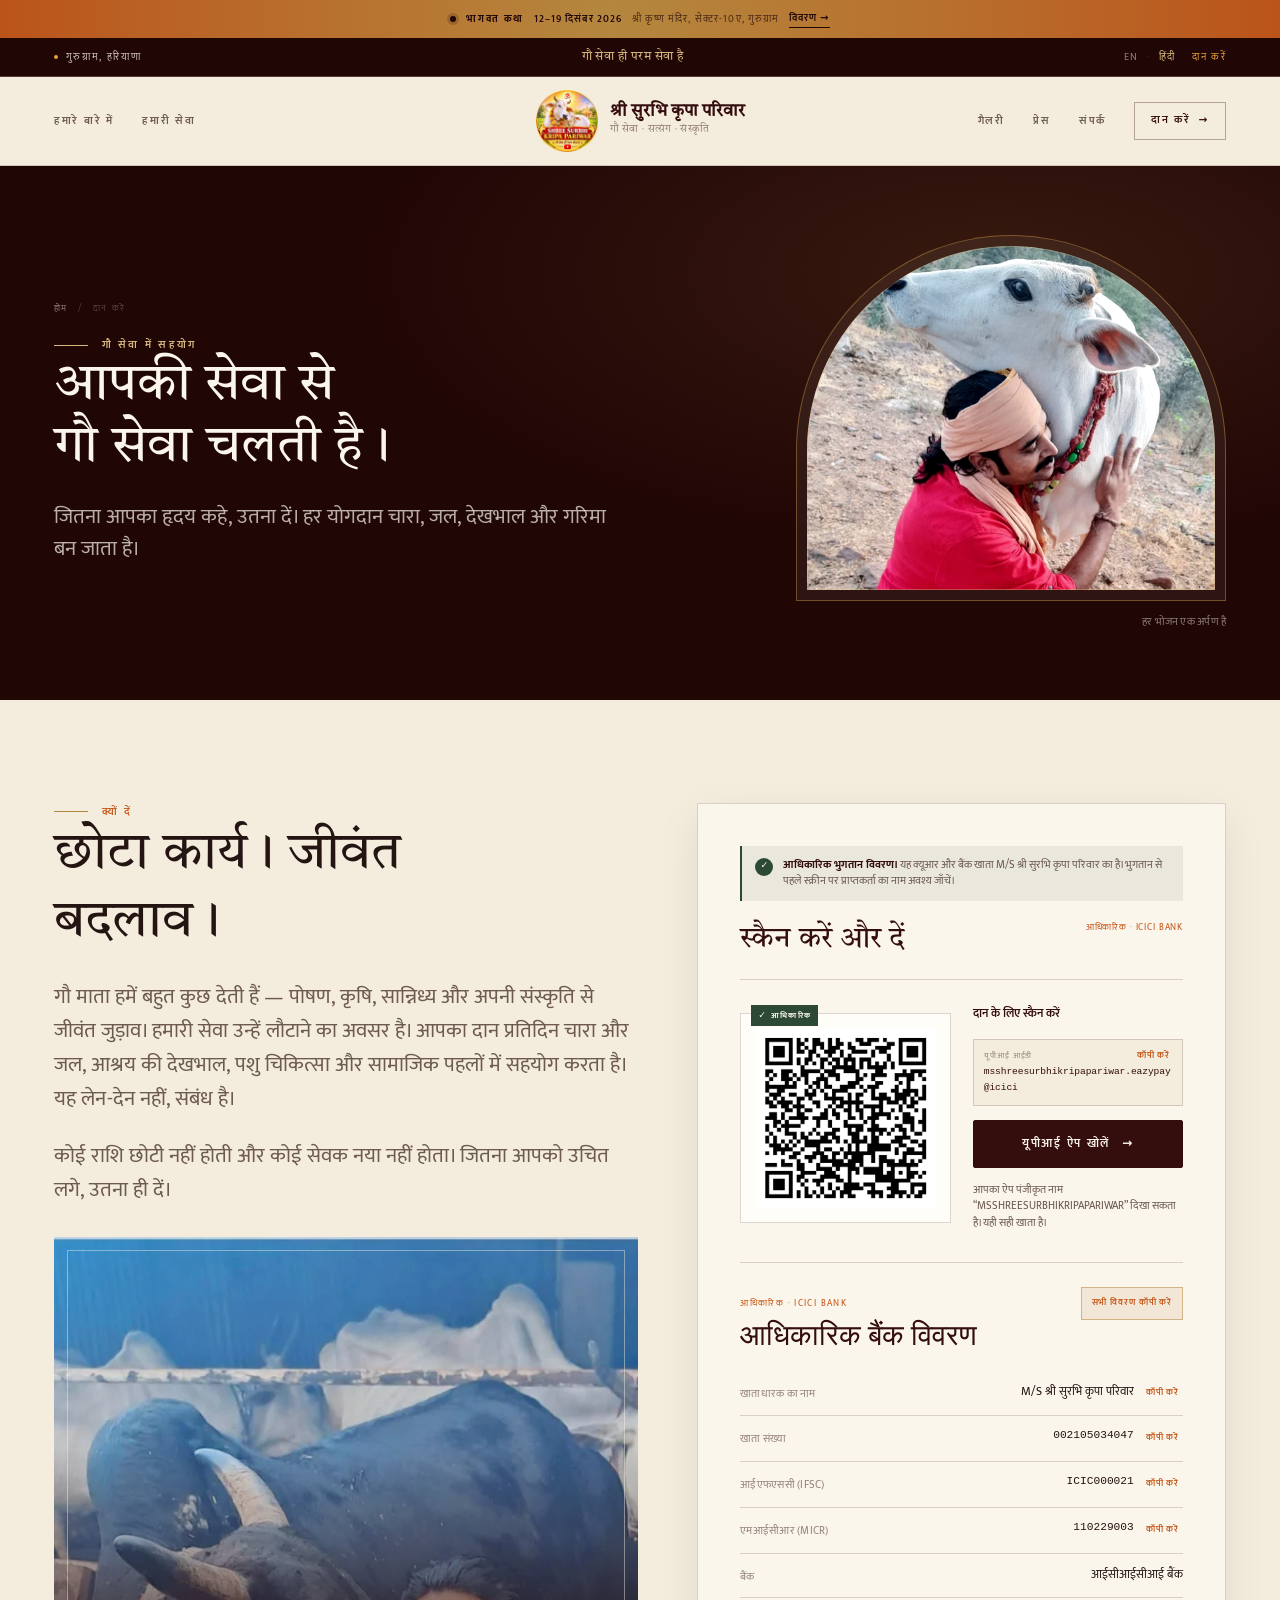
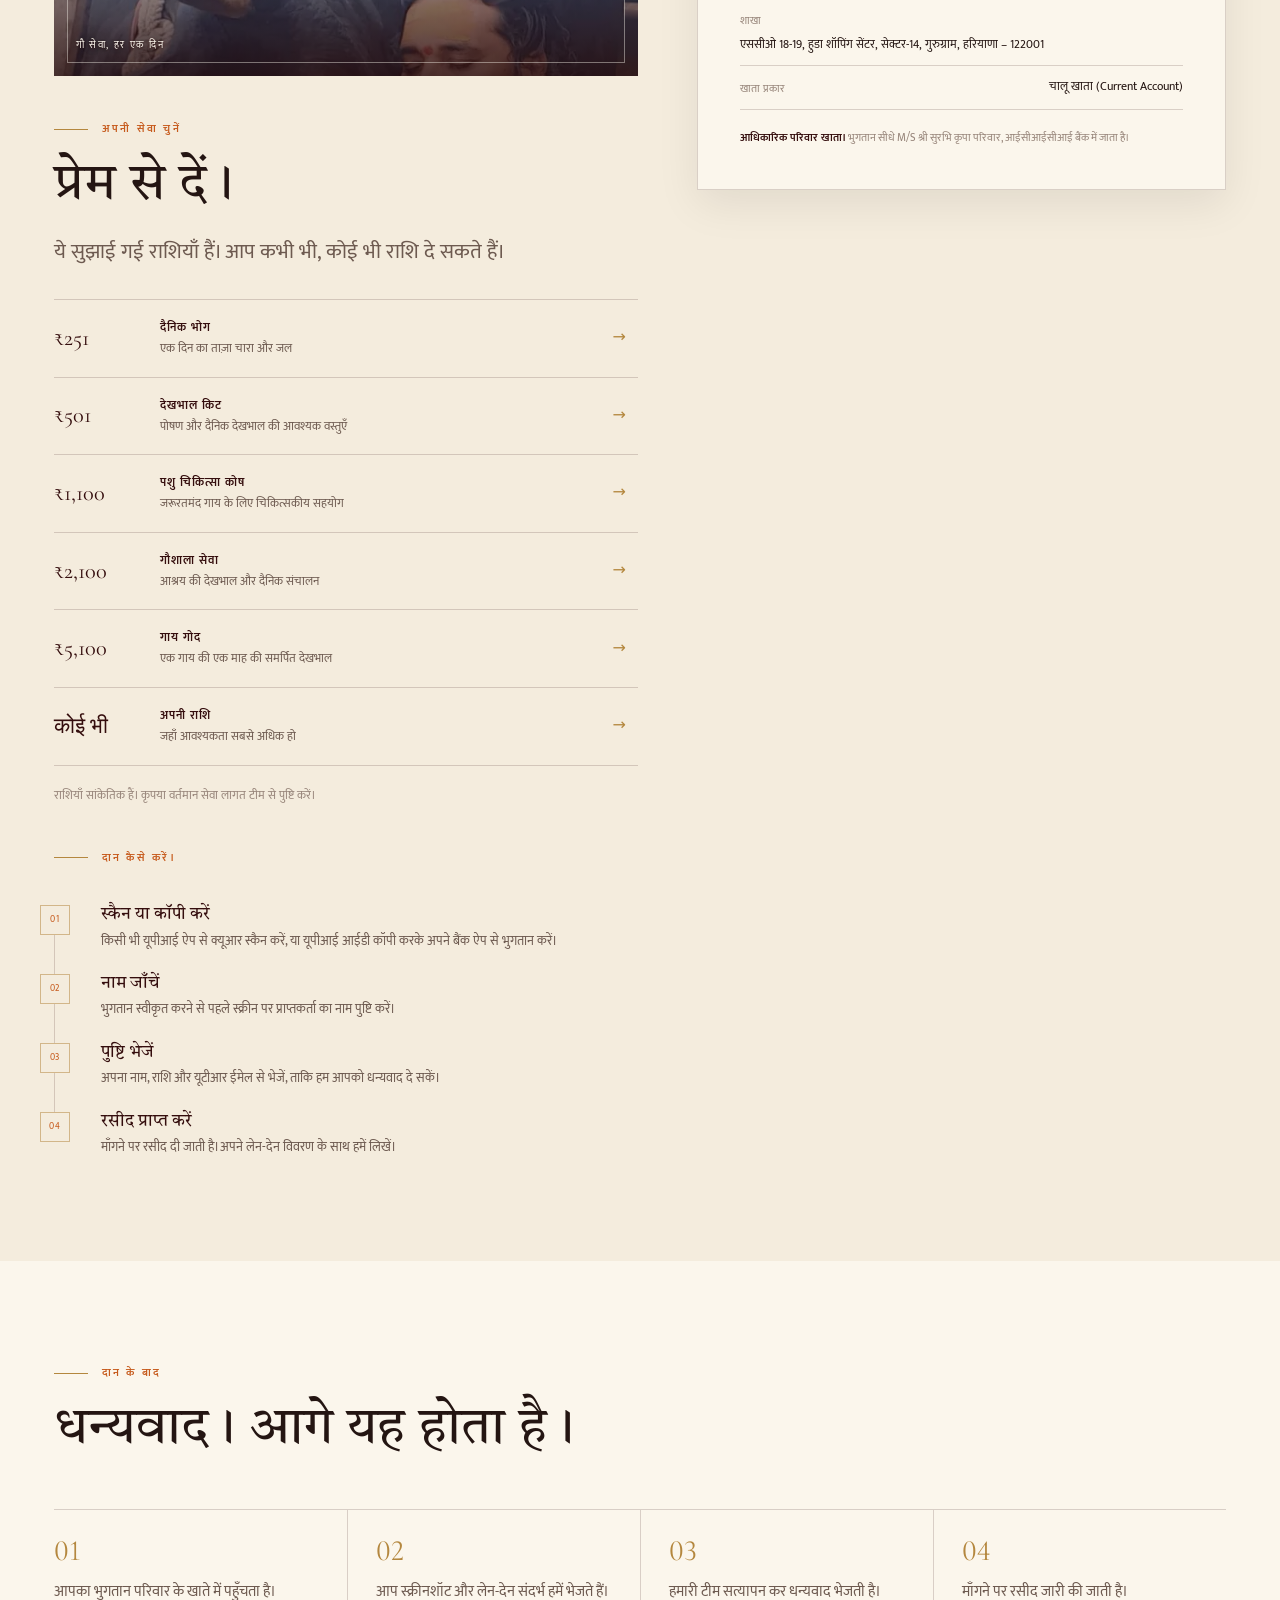
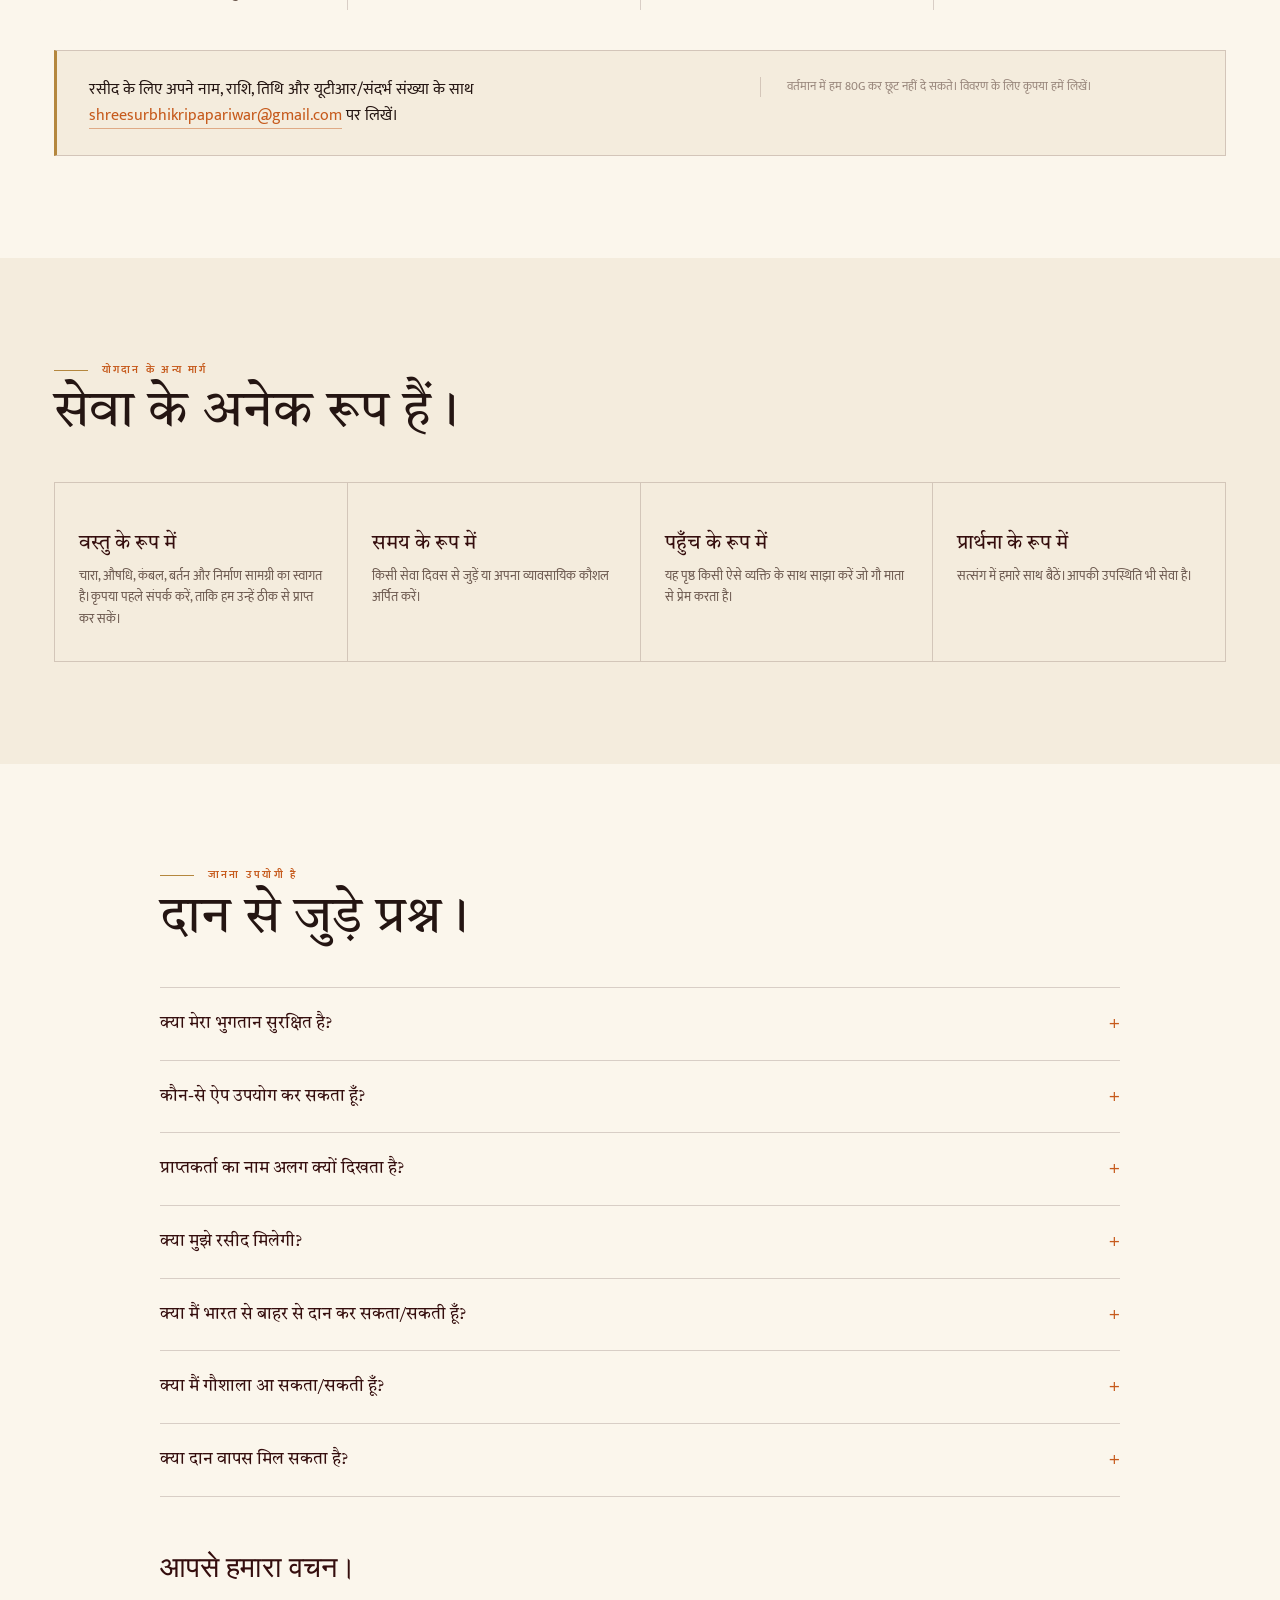
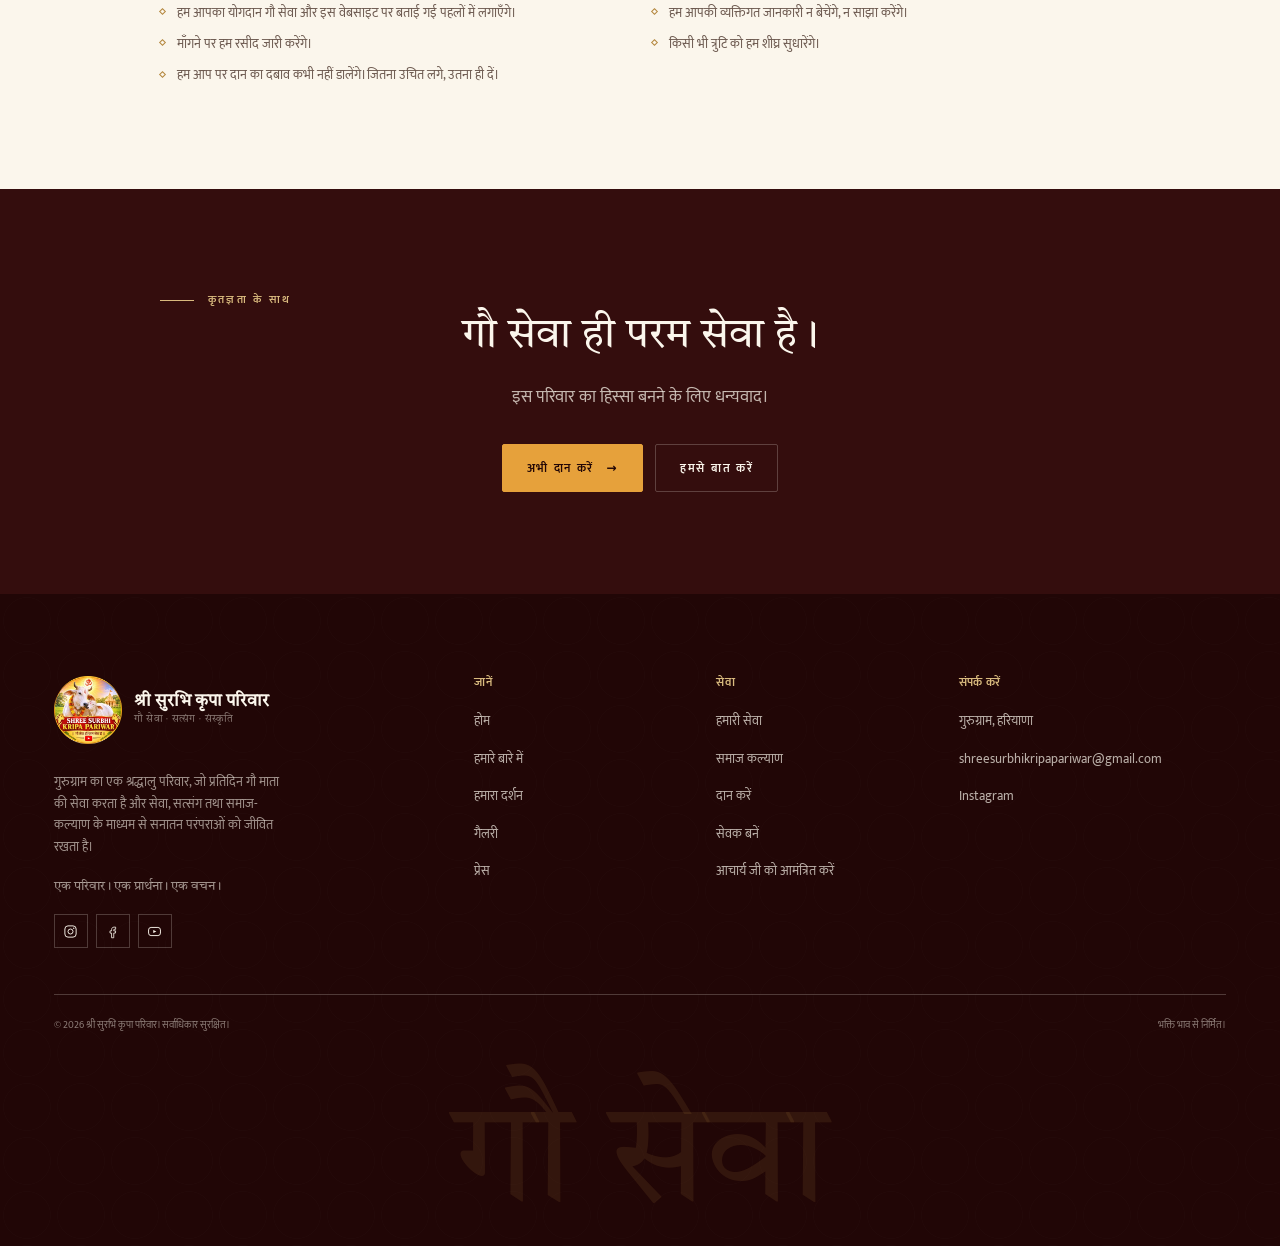
<file: hi/donate.html>
<!DOCTYPE html>
<html lang="hi" class="no-js">
<head>
<meta charset="utf-8">
<meta name="viewport" content="width=device-width, initial-scale=1">
<title>गौ सेवा के लिए दान | यूपीआई, क्यूआर और बैंक ट्रांसफर</title>
<meta name="description" content="गुरुग्राम में श्री सुरभि कृपा परिवार की प्रतिदिन गौ सेवा में सहयोग करें। यूपीआई क्यूआर, यूपीआई आईडी या बैंक ट्रांसफर से सुरक्षित दान करें।">
<meta name="robots" content="index,follow">
<meta name="theme-color" content="#210606">
<meta property="og:type" content="website">
<meta property="og:site_name" content="श्री सुरभि कृपा परिवार">
<meta property="og:title" content="गौ सेवा के लिए दान | यूपीआई, क्यूआर और बैंक ट्रांसफर">
<meta property="og:description" content="गुरुग्राम में श्री सुरभि कृपा परिवार की प्रतिदिन गौ सेवा में सहयोग करें। यूपीआई क्यूआर, यूपीआई आईडी या बैंक ट्रांसफर से सुरक्षित दान करें।">
<meta property="og:locale" content="hi_IN">
<meta name="twitter:card" content="summary_large_image">
<link rel="icon" href="../assets/brand/favicon.ico" sizes="any">
<link rel="icon" type="image/png" sizes="32x32" href="../assets/brand/favicon-32.png">
<link rel="icon" type="image/png" sizes="192x192" href="../assets/brand/favicon-192.png">
<link rel="apple-touch-icon" href="../assets/brand/apple-touch-icon.png">
<link rel="preconnect" href="https://fonts.googleapis.com">
<link rel="preconnect" href="https://fonts.gstatic.com" crossorigin>
<link href="https://fonts.googleapis.com/css2?family=Cormorant+Garamond:ital,wght@0,400;0,500;0,600;1,400;1,500&family=Mukta:wght@300;400;500;600;700&family=Tiro+Devanagari+Hindi&display=swap" rel="stylesheet">
<link rel="stylesheet" href="../assets/css/theme.css">
<link rel="stylesheet" href="../assets/css/main.css">
<script type="application/ld+json">{"@context": "https://schema.org", "@type": "Organization", "name": "श्री सुरभि कृपा परिवार", "description": "गुरुग्राम का एक श्रद्धालु परिवार, जो प्रतिदिन गौ माता की सेवा करता है और सेवा, सत्संग तथा समाज-कल्याण के माध्यम से सनातन परंपराओं को जीवित रखता है।", "email": "shreesurbhikripapariwar@gmail.com", "founder": {"@type": "Person", "name": "गोप्रेमी आचार्य मनीष हरि जी"}, "address": {"@type": "PostalAddress", "addressLocality": "Gurugram", "addressRegion": "Haryana", "addressCountry": "IN"}, "sameAs": ["https://www.instagram.com/shreesurbhikripapariwar/", "https://www.facebook.com/search/top?q=Shree%20Surbhi%20Kripa%20Pariwar", "https://youtube.com/@acharyamanishhari"]}</script>
</head>
<body>
<a class="skip-link" href="#main">Skip to content</a>
<div class="announcement">
<div class="container announcement__inner">
<a class="announcement__link" href="index.html#katha">
<span class="announcement__dot" aria-hidden="true"></span>
<span class="announcement__label">भागवत कथा</span>
<span class="announcement__when">12–19 दिसंबर 2026</span>
<span class="announcement__where">श्री कृष्ण मंदिर, सेक्टर-10ए, गुरुग्राम</span>
<span class="announcement__cta"><span class="announcement__cta-text">विवरण</span> <span aria-hidden="true">→</span></span>
</a>
</div>
</div><div class="topbar">
<div class="container topbar__inner">
<span class="topbar__place">गुरुग्राम, हरियाणा</span>
<span class="topbar__mantra">गौ सेवा ही परम सेवा है</span>
<div class="topbar__links">
<div class="topbar__lang">
<a href="donate.html" class="" lang="en" hreflang="en">EN</a>
<span>·</span>
<a href="donate.html" class="is-active" lang="hi" hreflang="hi">हिंदी</a>
</div>
<a class="topbar__donate" href="donate.html">दान करें</a>
</div>
</div>
</div><header class="masthead" data-header>
<div class="container masthead__inner">
<nav class="nav nav--left" aria-label="Primary">
<a class="nav__link" href="about.html">हमारे बारे में</a>
<a class="nav__link" href="seva.html">हमारी सेवा</a>
</nav>
<a class="brand" href="index.html" aria-label="श्री सुरभि कृपा परिवार — होम">
<span class="brand__mark" aria-hidden="true"></span>
<span class="brand__text"><span class="brand__name">श्री सुरभि कृपा परिवार</span><span class="brand__sub">गौ सेवा · सत्संग · संस्कृति</span></span>
</a>
<div class="masthead__end">
<nav class="nav nav--right" aria-label="Secondary">
<a class="nav__link" href="gallery.html">गैलरी</a>
<a class="nav__link" href="press.html">प्रेस</a>
<a class="nav__link" href="contact.html">संपर्क</a>
<a class="nav__cta" href="donate.html">दान करें <span aria-hidden="true">→</span></a>
</nav>
<button class="menu-toggle" type="button" data-menu-open aria-controls="site-menu" aria-expanded="false">
<svg class="menu-toggle__icon" viewBox="0 0 24 24" fill="none" aria-hidden="true" focusable="false">
<path d="M3.5 7.5h17" stroke="currentColor" stroke-width="1.3" stroke-linecap="round"/>
<path d="M3.5 12h9.5" stroke="currentColor" stroke-width="1.3" stroke-linecap="round"/>
<path class="menu-toggle__gem" d="M18 10.2 19.8 12 18 13.8 16.2 12Z"/>
<path d="M3.5 16.5h17" stroke="currentColor" stroke-width="1.3" stroke-linecap="round"/>
</svg>
<span class="sr-only">मेनू</span>
</button>
</div>
</div>
</header>
<div class="menu" id="site-menu" aria-hidden="true">
<div class="menu__head">
<span class="menu__brand">श्री सुरभि कृपा परिवार</span>
<button class="menu__close" type="button" data-menu-close aria-label="मेनू बंद करें">×</button>
</div>
<nav class="menu__nav" aria-label="Mobile"><a class="menu__link" href="index.html">होम<span>01</span></a><a class="menu__link" href="about.html">हमारे बारे में<span>02</span></a><a class="menu__link" href="seva.html">हमारी सेवा<span>03</span></a><a class="menu__link" href="gallery.html">गैलरी<span>04</span></a><a class="menu__link" href="press.html">प्रेस<span>05</span></a><a class="menu__link" href="donate.html">दान करें<span>06</span></a><a class="menu__link" href="contact.html">संपर्क<span>07</span></a></nav>
<div class="menu__meta">
<span>गुरुग्राम, हरियाणा, भारत</span>
<span>भेंट पूर्व सूचना पर · सोम–रवि</span>
<a href="mailto:shreesurbhikripapariwar@gmail.com">shreesurbhikripapariwar@gmail.com</a>
<div class="topbar__lang"><a href="donate.html">हिंदी / English</a></div>
</div>
</div>
<main id="main">
<section class="page-hero grain">
<div class="container page-hero__grid">
<div class="reveal">
<nav class="breadcrumb" aria-label="Breadcrumb">
<a href="index.html">होम</a><span aria-hidden="true">/</span><span aria-current="page">दान करें</span>
</nav>
<p class="eyebrow eyebrow--light">गौ सेवा में सहयोग</p>
<h1>आपकी सेवा से गौ सेवा चलती है।</h1>
<p class="page-hero__lede">जितना आपका हृदय कहे, उतना दें। हर योगदान चारा, जल, देखभाल और गरिमा बन जाता है।</p>
</div>
<figure class="page-hero__figure reveal reveal--delay-1">
<div class="arch"><img src="../assets/images/cow-embrace.webp" srcset="../assets/images/cow-embrace-640.webp 640w, ../assets/images/cow-embrace-988.webp 988w" sizes="(max-width: 760px) 90vw, 430px" width="988" height="1600" alt="आचार्य मनीष हरि जी सफ़ेद गाय को गले लगाते हुए।" loading="eager" decoding="async" fetchpriority="high" class="arch__img"></div>
<figcaption class="page-hero__caption">हर भोजन एक अर्पण है</figcaption>
</figure>
</div>
</section>

<section class="section">
<div class="container">
<div class="donate-layout">
<div class="donate-layout__intro reveal">
<p class="eyebrow">क्यों दें</p>
<h2>छोटा कार्य। जीवंत बदलाव।</h2>
<p class="body-copy">गौ माता हमें बहुत कुछ देती हैं — पोषण, कृषि, सान्निध्य और अपनी संस्कृति से जीवंत जुड़ाव। हमारी सेवा उन्हें लौटाने का अवसर है। आपका दान प्रतिदिन चारा और जल, आश्रय की देखभाल, पशु चिकित्सा और सामाजिक पहलों में सहयोग करता है। यह लेन-देन नहीं, संबंध है।</p><p class="body-copy">कोई राशि छोटी नहीं होती और कोई सेवक नया नहीं होता। जितना आपको उचित लगे, उतना ही दें।</p>
<figure class="pillars__media" style="margin-top:30px;aspect-ratio:4/3">
<img src="../assets/images/gau-seva-black-cow.webp" srcset="../assets/images/gau-seva-black-cow-640.webp 640w, ../assets/images/gau-seva-black-cow-903.webp 903w" sizes="(max-width: 1024px) 92vw, 560px" width="903" height="1280" alt="आचार्य मनीष हरि जी गौशाला में काली गाय को गले लगाते हुए।" loading="lazy" decoding="async">
<span class="pillars__caption">गौ सेवा, हर एक दिन</span>
</figure>

<div style="margin-top:44px">
<p class="eyebrow">अपनी सेवा चुनें</p>
<h2 style="margin-top:14px">प्रेम से दें।</h2>
<p class="body-copy" style="margin-top:14px">ये सुझाई गई राशियाँ हैं। आप कभी भी, कोई भी राशि दे सकते हैं।</p>
<div class="donation-tiers"><div class="donation-tier"><span class="donation-tier__amount">₹251</span><div class="donation-tier__body"><strong>दैनिक भोग</strong><span>एक दिन का ताज़ा चारा और जल</span></div><span class="donation-tier__arrow" aria-hidden="true">→</span></div><div class="donation-tier"><span class="donation-tier__amount">₹501</span><div class="donation-tier__body"><strong>देखभाल किट</strong><span>पोषण और दैनिक देखभाल की आवश्यक वस्तुएँ</span></div><span class="donation-tier__arrow" aria-hidden="true">→</span></div><div class="donation-tier"><span class="donation-tier__amount">₹1,100</span><div class="donation-tier__body"><strong>पशु चिकित्सा कोष</strong><span>जरूरतमंद गाय के लिए चिकित्सकीय सहयोग</span></div><span class="donation-tier__arrow" aria-hidden="true">→</span></div><div class="donation-tier"><span class="donation-tier__amount">₹2,100</span><div class="donation-tier__body"><strong>गौशाला सेवा</strong><span>आश्रय की देखभाल और दैनिक संचालन</span></div><span class="donation-tier__arrow" aria-hidden="true">→</span></div><div class="donation-tier"><span class="donation-tier__amount">₹5,100</span><div class="donation-tier__body"><strong>गाय गोद</strong><span>एक गाय की एक माह की समर्पित देखभाल</span></div><span class="donation-tier__arrow" aria-hidden="true">→</span></div><div class="donation-tier"><span class="donation-tier__amount">कोई भी</span><div class="donation-tier__body"><strong>अपनी राशि</strong><span>जहाँ आवश्यकता सबसे अधिक हो</span></div><span class="donation-tier__arrow" aria-hidden="true">→</span></div></div>
<p class="press__note">राशियाँ सांकेतिक हैं। कृपया वर्तमान सेवा लागत टीम से पुष्टि करें।</p>
</div>

<div style="margin-top:44px">
<p class="eyebrow">दान कैसे करें।</p>
<div class="donate-steps"><div class="donate-step"><h3>स्कैन या कॉपी करें</h3><p>किसी भी यूपीआई ऐप से क्यूआर स्कैन करें, या यूपीआई आईडी कॉपी करके अपने बैंक ऐप से भुगतान करें।</p></div><div class="donate-step"><h3>नाम जाँचें</h3><p>भुगतान स्वीकृत करने से पहले स्क्रीन पर प्राप्तकर्ता का नाम पुष्टि करें।</p></div><div class="donate-step"><h3>पुष्टि भेजें</h3><p>अपना नाम, राशि और यूटीआर ईमेल से भेजें, ताकि हम आपको धन्यवाद दे सकें।</p></div><div class="donate-step"><h3>रसीद प्राप्त करें</h3><p>माँगने पर रसीद दी जाती है। अपने लेन-देन विवरण के साथ हमें लिखें।</p></div></div>
</div>
</div>
<aside class="donate-layout__aside reveal reveal--delay-1">
<aside class="payment-card" aria-label="स्कैन करें और दें">
<div class="official-banner"><span class="official-banner__icon" aria-hidden="true">✓</span><p><strong>आधिकारिक भुगतान विवरण।</strong> यह क्यूआर और बैंक खाता M/S श्री सुरभि कृपा परिवार का है। भुगतान से पहले स्क्रीन पर प्राप्तकर्ता का नाम अवश्य जाँचें।</p></div>
<div class="payment-card__head"><h2>स्कैन करें और दें</h2><span>आधिकारिक · ICICI Bank</span></div>
<div class="qr-wrap">
<div class="qr"><span class="qr__official">आधिकारिक</span>
<img src="../assets/images/qr-official.png" alt="M/S श्री सुरभि कृपा परिवार के लिए आधिकारिक यूपीआई क्यूआर" width="504" height="504" loading="lazy" decoding="async">
</div>
<div class="qr__side">
<p class="scan-label"><strong>दान के लिए स्कैन करें</strong></p>
<div class="upi"><span class="upi__label">यूपीआई आईडी</span><code>msshreesurbhikripapariwar.eazypay<wbr>@icici</code><button class="copy-btn" type="button" data-copy="msshreesurbhikripapariwar.eazypay@icici" data-copy-label="कॉपी करें" data-copied-label="कॉपी हो गया">कॉपी करें</button></div>
<a class="btn btn--dark" href="upi://pay?pa=msshreesurbhikripapariwar.eazypay%40icici&amp;pn=MSSHREESURBHIKRIPAPARIWAR&amp;cu=INR">यूपीआई ऐप खोलें <span class="btn__arrow" aria-hidden="true">→</span></a>
<p class="qr__apps">आपका ऐप पंजीकृत नाम “MSSHREESURBHIKRIPAPARIWAR” दिखा सकता है। यही सही खाता है।</p>
</div>
</div>
<section class="bank-details" id="bank" aria-labelledby="bank-title">
<div class="bank-details__head">
<div><span class="bank-details__eyebrow">आधिकारिक · ICICI Bank</span><h3 id="bank-title">आधिकारिक बैंक विवरण</h3></div>
<button class="copy-btn copy-btn--all" type="button" data-copy="खाताधारक का नाम: M/S श्री सुरभि कृपा परिवार
खाता संख्या: 002105034047
आईएफएससी (IFSC): ICIC000021
एमआईसीआर (MICR): 110229003
बैंक: आईसीआईसीआई बैंक
शाखा: एससीओ 18-19, हुडा शॉपिंग सेंटर, सेक्टर-14, गुरुग्राम, हरियाणा – 122001
खाता प्रकार: चालू खाता (Current Account)
UPI ID: msshreesurbhikripapariwar.eazypay@icici" data-copy-label="सभी विवरण कॉपी करें" data-copied-label="कॉपी हो गया">सभी विवरण कॉपी करें</button>
</div>
<dl class="bank__table"><div class="bank__row"><dt>खाताधारक का नाम</dt><dd><span class="bank__value"><span>M/S श्री सुरभि कृपा परिवार</span><button class="copy-btn" type="button" data-copy="M/S श्री सुरभि कृपा परिवार" data-copy-label="कॉपी करें" data-copied-label="कॉपी हो गया">कॉपी करें</button></span></dd></div><div class="bank__row"><dt>खाता संख्या</dt><dd><span class="bank__value"><code>002105034047</code><button class="copy-btn" type="button" data-copy="002105034047" data-copy-label="कॉपी करें" data-copied-label="कॉपी हो गया">कॉपी करें</button></span></dd></div><div class="bank__row"><dt>आईएफएससी (IFSC)</dt><dd><span class="bank__value"><code>ICIC000021</code><button class="copy-btn" type="button" data-copy="ICIC000021" data-copy-label="कॉपी करें" data-copied-label="कॉपी हो गया">कॉपी करें</button></span></dd></div><div class="bank__row"><dt>एमआईसीआर (MICR)</dt><dd><span class="bank__value"><code>110229003</code><button class="copy-btn" type="button" data-copy="110229003" data-copy-label="कॉपी करें" data-copied-label="कॉपी हो गया">कॉपी करें</button></span></dd></div><div class="bank__row"><dt>बैंक</dt><dd><span class="bank__value"><span>आईसीआईसीआई बैंक</span></span></dd></div><div class="bank__row bank__row--wide"><dt>शाखा</dt><dd><span class="bank__value"><span>एससीओ 18-19, हुडा शॉपिंग सेंटर, सेक्टर-14, गुरुग्राम, हरियाणा – 122001</span></span></dd></div><div class="bank__row"><dt>खाता प्रकार</dt><dd><span class="bank__value"><span>चालू खाता (Current Account)</span></span></dd></div></dl>
<p class="payment-card__trust"><strong>आधिकारिक परिवार खाता।</strong> भुगतान सीधे M/S श्री सुरभि कृपा परिवार, आईसीआईसीआई बैंक में जाता है।</p>
</section>

</aside>
</aside>
</div>
</div>
</section>

<section class="section section--raised aftercare">
<div class="container">
<div class="aftercare__head reveal">
<p class="eyebrow">दान के बाद</p>
<h2>धन्यवाद। आगे यह होता है।</h2>
</div>
<ol class="aftercare__grid reveal"><li class="aftercare__step"><span class="aftercare__num">01</span><p>आपका भुगतान परिवार के खाते में पहुँचता है।</p></li><li class="aftercare__step"><span class="aftercare__num">02</span><p>आप स्क्रीनशॉट और लेन-देन संदर्भ हमें भेजते हैं।</p></li><li class="aftercare__step"><span class="aftercare__num">03</span><p>हमारी टीम सत्यापन कर धन्यवाद भेजती है।</p></li><li class="aftercare__step"><span class="aftercare__num">04</span><p>माँगने पर रसीद जारी की जाती है।</p></li></ol>
<div class="aftercare__note reveal">
<p class="aftercare__receipt">रसीद के लिए अपने नाम, राशि, तिथि और यूटीआर/संदर्भ संख्या के साथ <a href="mailto:shreesurbhikripapariwar@gmail.com">shreesurbhikripapariwar@gmail.com</a> पर लिखें।</p>
<p class="aftercare__tax">वर्तमान में हम 80G कर छूट नहीं दे सकते। विवरण के लिए कृपया हमें लिखें।</p>
</div>
</div>
</section>

<section class="section">
<div class="container">
<div class="values__head reveal">
<div><p class="eyebrow">योगदान के अन्य मार्ग</p><h2>सेवा के अनेक रूप हैं।</h2></div>
</div>
<div class="values__grid"><article class="value reveal"><h3>वस्तु के रूप में</h3><p>चारा, औषधि, कंबल, बर्तन और निर्माण सामग्री का स्वागत है। कृपया पहले संपर्क करें, ताकि हम उन्हें ठीक से प्राप्त कर सकें।</p></article><article class="value reveal"><h3>समय के रूप में</h3><p>किसी सेवा दिवस से जुड़ें या अपना व्यावसायिक कौशल अर्पित करें।</p></article><article class="value reveal"><h3>पहुँच के रूप में</h3><p>यह पृष्ठ किसी ऐसे व्यक्ति के साथ साझा करें जो गौ माता से प्रेम करता है।</p></article><article class="value reveal"><h3>प्रार्थना के रूप में</h3><p>सत्संग में हमारे साथ बैठें। आपकी उपस्थिति भी सेवा है।</p></article></div>
</div>
</section>

<section class="section section--raised">
<div class="container--narrow">
<div class="values__head reveal">
<div><p class="eyebrow">जानना उपयोगी है</p><h2>दान से जुड़े प्रश्न।</h2></div>
</div>
<div class="faq"><details><summary>क्या मेरा भुगतान सुरक्षित है?</summary><p class="faq__answer">हाँ। आप अपने यूपीआई ऐप या बैंक से सीधे भुगतान करते हैं। हम कभी आपका कार्ड नंबर, यूपीआई पिन, ओटीपी या बैंक पासवर्ड नहीं माँगते। इन्हें किसी के साथ साझा न करें, चाहे वह हमारा प्रतिनिधि होने का दावा करे।</p></details><details><summary>कौन-से ऐप उपयोग कर सकता हूँ?</summary><p class="faq__answer">कोई भी यूपीआई ऐप — GPay, PhonePe, Paytm, BHIM और अधिकांश बैंक ऐप।</p></details><details><summary>प्राप्तकर्ता का नाम अलग क्यों दिखता है?</summary><p class="faq__answer">पंजीकृत यूपीआई नाम “MSSHREESURBHIKRIPAPARIWAR” है। आपका ऐप इसे बड़े अक्षरों में दिखा सकता है। यूपीआई आईडी @icici पर समाप्त होती है।</p></details><details><summary>क्या मुझे रसीद मिलेगी?</summary><p class="faq__answer">हाँ, माँगने पर। अपना नाम, राशि, तिथि और यूटीआर shreesurbhikripapariwar@gmail.com पर भेजें।</p></details><details><summary>क्या मैं भारत से बाहर से दान कर सकता/सकती हूँ?</summary><p class="faq__answer">यूपीआई के लिए भारतीय बैंक खाता आवश्यक है। अंतर्राष्ट्रीय हस्तांतरण के लिए कृपया पहले हमें लिखें, ताकि हम सही मार्गदर्शन कर सकें।</p></details><details><summary>क्या मैं गौशाला आ सकता/सकती हूँ?</summary><p class="faq__answer">हाँ, पूर्व सूचना पर। कृपया आने से पहले संदेश भेजें, ताकि हम आपका उचित स्वागत कर सकें।</p></details><details><summary>क्या दान वापस मिल सकता है?</summary><p class="faq__answer">दान सामान्यतः अप्रतिदेय हैं। यदि कोई त्रुटि हुई हो, तो सात दिनों के भीतर हमें लिखें; हम सद्भावना से समीक्षा करेंगे।</p></details></div>

<div style="margin-top:54px">
<h3 style="font-size:var(--step-2);color:var(--color-maroon)">आपसे हमारा वचन।</h3>
<ul class="checklist" style="margin-top:18px"><li>हम आपका योगदान गौ सेवा और इस वेबसाइट पर बताई गई पहलों में लगाएँगे।</li><li>हम आपकी व्यक्तिगत जानकारी न बेचेंगे, न साझा करेंगे।</li><li>माँगने पर हम रसीद जारी करेंगे।</li><li>किसी भी त्रुटि को हम शीघ्र सुधारेंगे।</li><li>हम आप पर दान का दबाव कभी नहीं डालेंगे। जितना उचित लगे, उतना ही दें।</li></ul>
</div>
</div>
</section>

<section class="section section--maroon grain cta-band">
<div class="container--narrow reveal">
<p class="eyebrow eyebrow--light">कृतज्ञता के साथ</p>
<h2 class="hindi" style="font-family:var(--font-hindi);font-size:var(--step-3);line-height:1.3">गौ सेवा ही परम सेवा है।</h2>
<p class="body-copy">इस परिवार का हिस्सा बनने के लिए धन्यवाद।</p>
<div class="cta-band__actions">
<a class="btn btn--primary" href="#bank">अभी दान करें <span class="btn__arrow" aria-hidden="true">→</span></a>
<a class="btn btn--ghost" href="contact.html">हमसे बात करें</a>
</div>
</div>
</section>
</main><footer class="footer">
<div class="container footer__top">
<div class="footer__brand">
<a class="brand" href="index.html" aria-label="श्री सुरभि कृपा परिवार">
<span class="brand__mark" aria-hidden="true"></span>
<span class="brand__text"><span class="brand__name">श्री सुरभि कृपा परिवार</span><span class="brand__sub">गौ सेवा · सत्संग · संस्कृति</span></span>
</a>
<p>गुरुग्राम का एक श्रद्धालु परिवार, जो प्रतिदिन गौ माता की सेवा करता है और सेवा, सत्संग तथा समाज-कल्याण के माध्यम से सनातन परंपराओं को जीवित रखता है।</p>
<p class="footer__mantra">एक परिवार। एक प्रार्थना। एक वचन।</p>
<div class="social"><a href="https://www.instagram.com/shreesurbhikripapariwar/" target="_blank" rel="noopener noreferrer" aria-label="Instagram"><svg viewBox="0 0 24 24" fill="none" aria-hidden="true"><rect x="3" y="3" width="18" height="18" rx="5" stroke="currentColor" stroke-width="1.5"/><circle cx="12" cy="12" r="4" stroke="currentColor" stroke-width="1.5"/><circle cx="17.2" cy="6.8" r="1.1" fill="currentColor"/></svg></a><a href="https://www.facebook.com/search/top?q=Shree%20Surbhi%20Kripa%20Pariwar" target="_blank" rel="noopener noreferrer" aria-label="Facebook"><svg viewBox="0 0 24 24" fill="none" aria-hidden="true"><path d="M14.5 8.5H17V5h-2.5C12 5 10.5 6.7 10.5 9v2H8v3.5h2.5V22H14v-7.5h2.7L17 11h-3V9.3c0-.5.2-.8.5-.8Z" stroke="currentColor" stroke-width="1.3" stroke-linejoin="round"/></svg></a><a href="https://youtube.com/@acharyamanishhari" target="_blank" rel="noopener noreferrer" aria-label="YouTube"><svg viewBox="0 0 24 24" fill="none" aria-hidden="true"><rect x="2.5" y="5.5" width="19" height="13" rx="4" stroke="currentColor" stroke-width="1.5"/><path d="m10 9.5 5 2.5-5 2.5v-5Z" fill="currentColor"/></svg></a></div>
</div>
<div class="footer__col">
<h3>जानें</h3>
<ul>
<li><a href="index.html">होम</a></li>
<li><a href="about.html">हमारे बारे में</a></li>
<li><a href="about.html#philosophy">हमारा दर्शन</a></li>
<li><a href="gallery.html">गैलरी</a></li>
<li><a href="press.html">प्रेस</a></li>
</ul>
</div>
<div class="footer__col">
<h3>सेवा</h3>
<ul>
<li><a href="seva.html">हमारी सेवा</a></li>
<li><a href="seva.html#social-welfare">समाज कल्याण</a></li>
<li><a href="donate.html">दान करें</a></li>
<li><a href="contact.html#volunteer">सेवक बनें</a></li>
<li><a href="contact.html#invite">आचार्य जी को आमंत्रित करें</a></li>
</ul>
</div>
<div class="footer__col">
<h3>संपर्क करें</h3>
<ul>
<li><a href="contact.html">गुरुग्राम, हरियाणा</a></li>
<li><a href="mailto:shreesurbhikripapariwar@gmail.com">shreesurbhikripapariwar@gmail.com</a></li>
<li><a href="https://www.instagram.com/shreesurbhikripapariwar/" target="_blank" rel="noopener noreferrer">Instagram</a></li>
</ul>
</div>
</div>
<div class="container footer__bottom">
<span>© 2026 श्री सुरभि कृपा परिवार। सर्वाधिकार सुरक्षित।</span>
<span>भक्ति भाव से निर्मित।</span>
</div>
<div class="footer__watermark" aria-hidden="true"><span>गौ सेवा</span></div>
</footer>
<script src="../assets/js/site.js" defer></script></body></html>
</file>
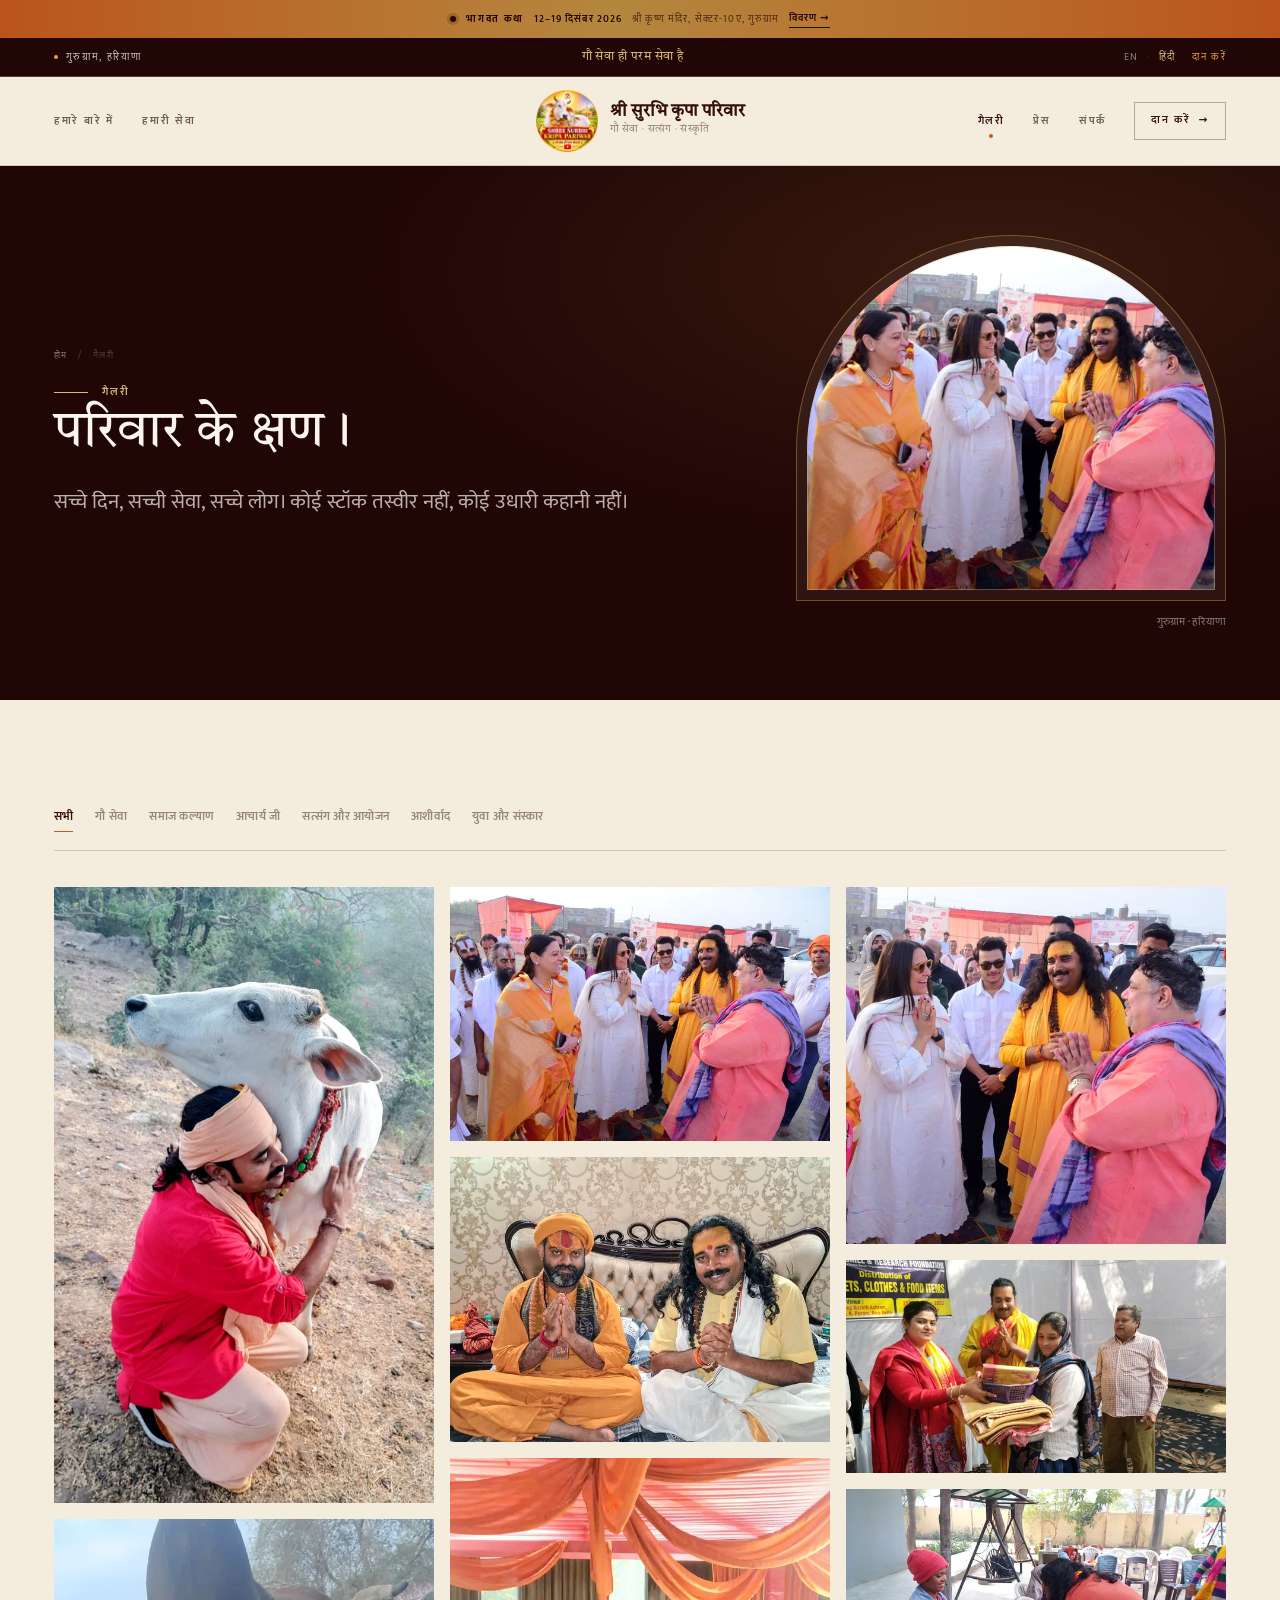
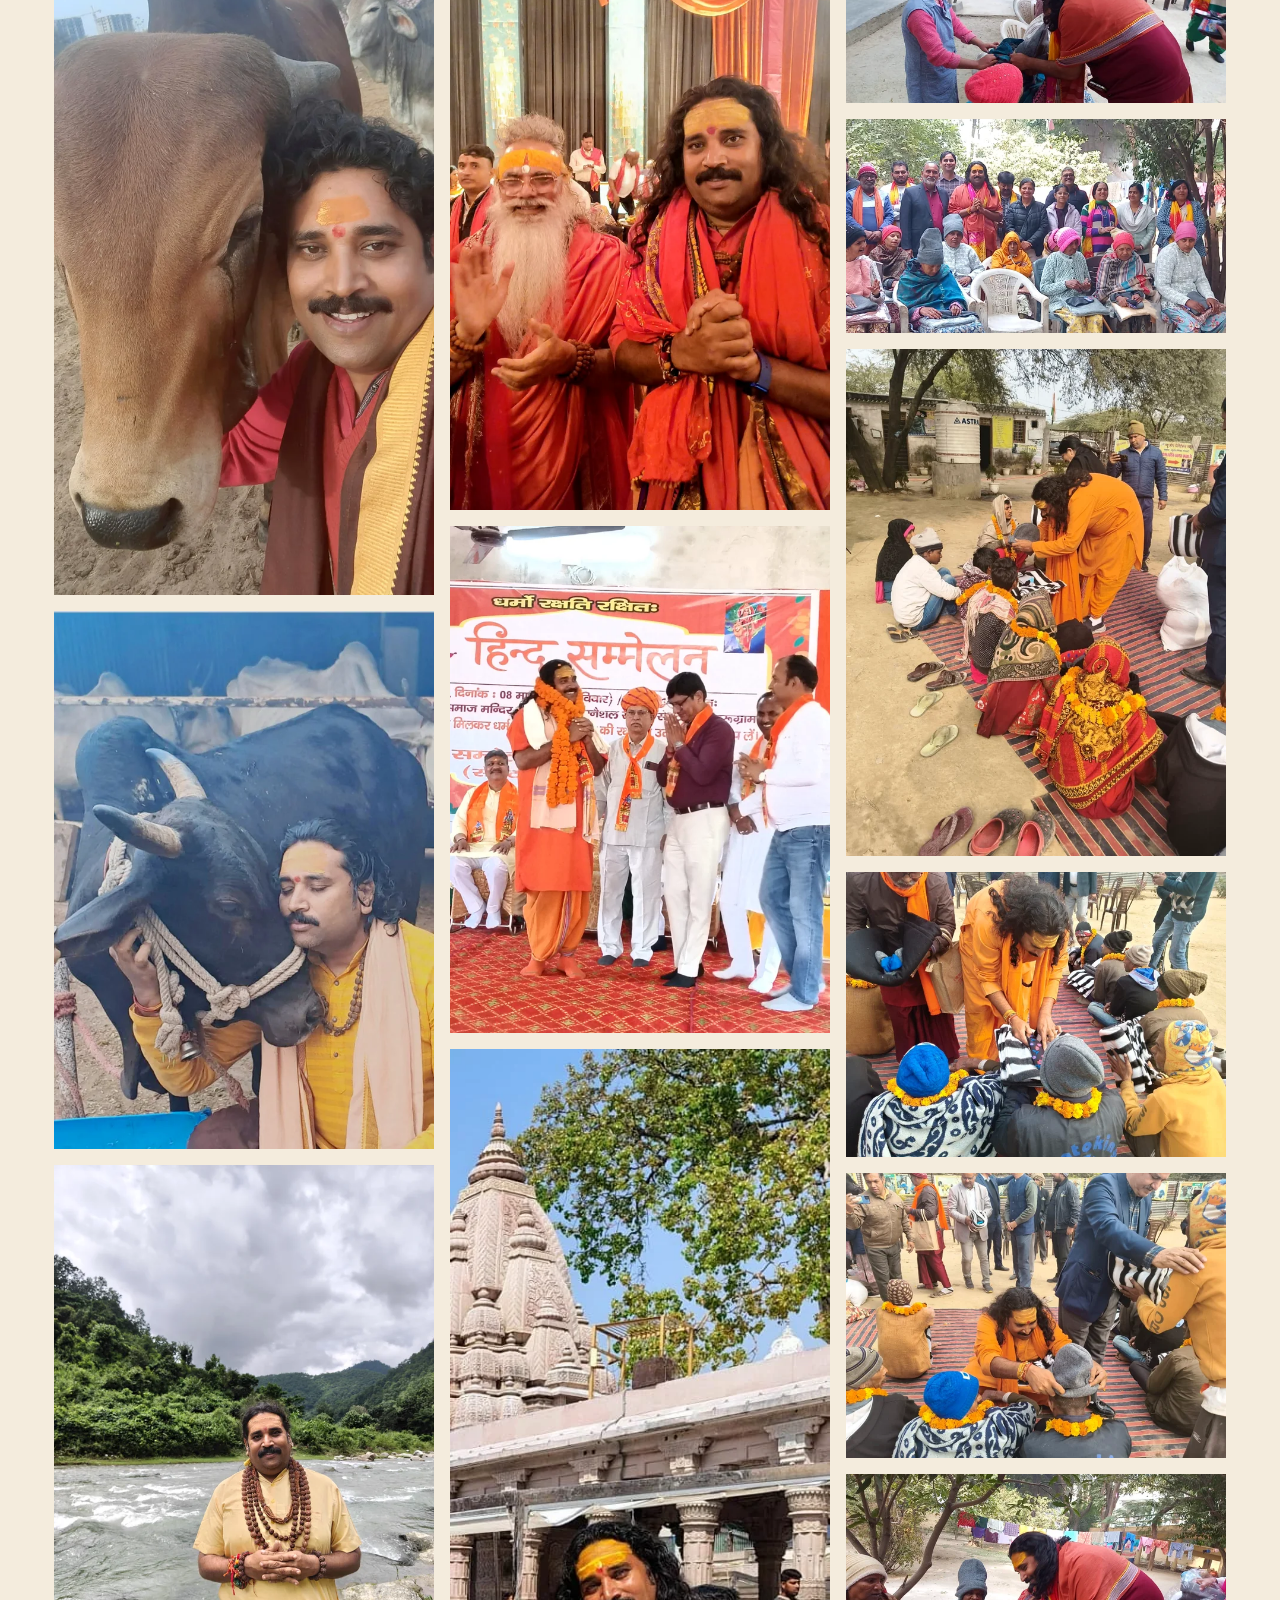
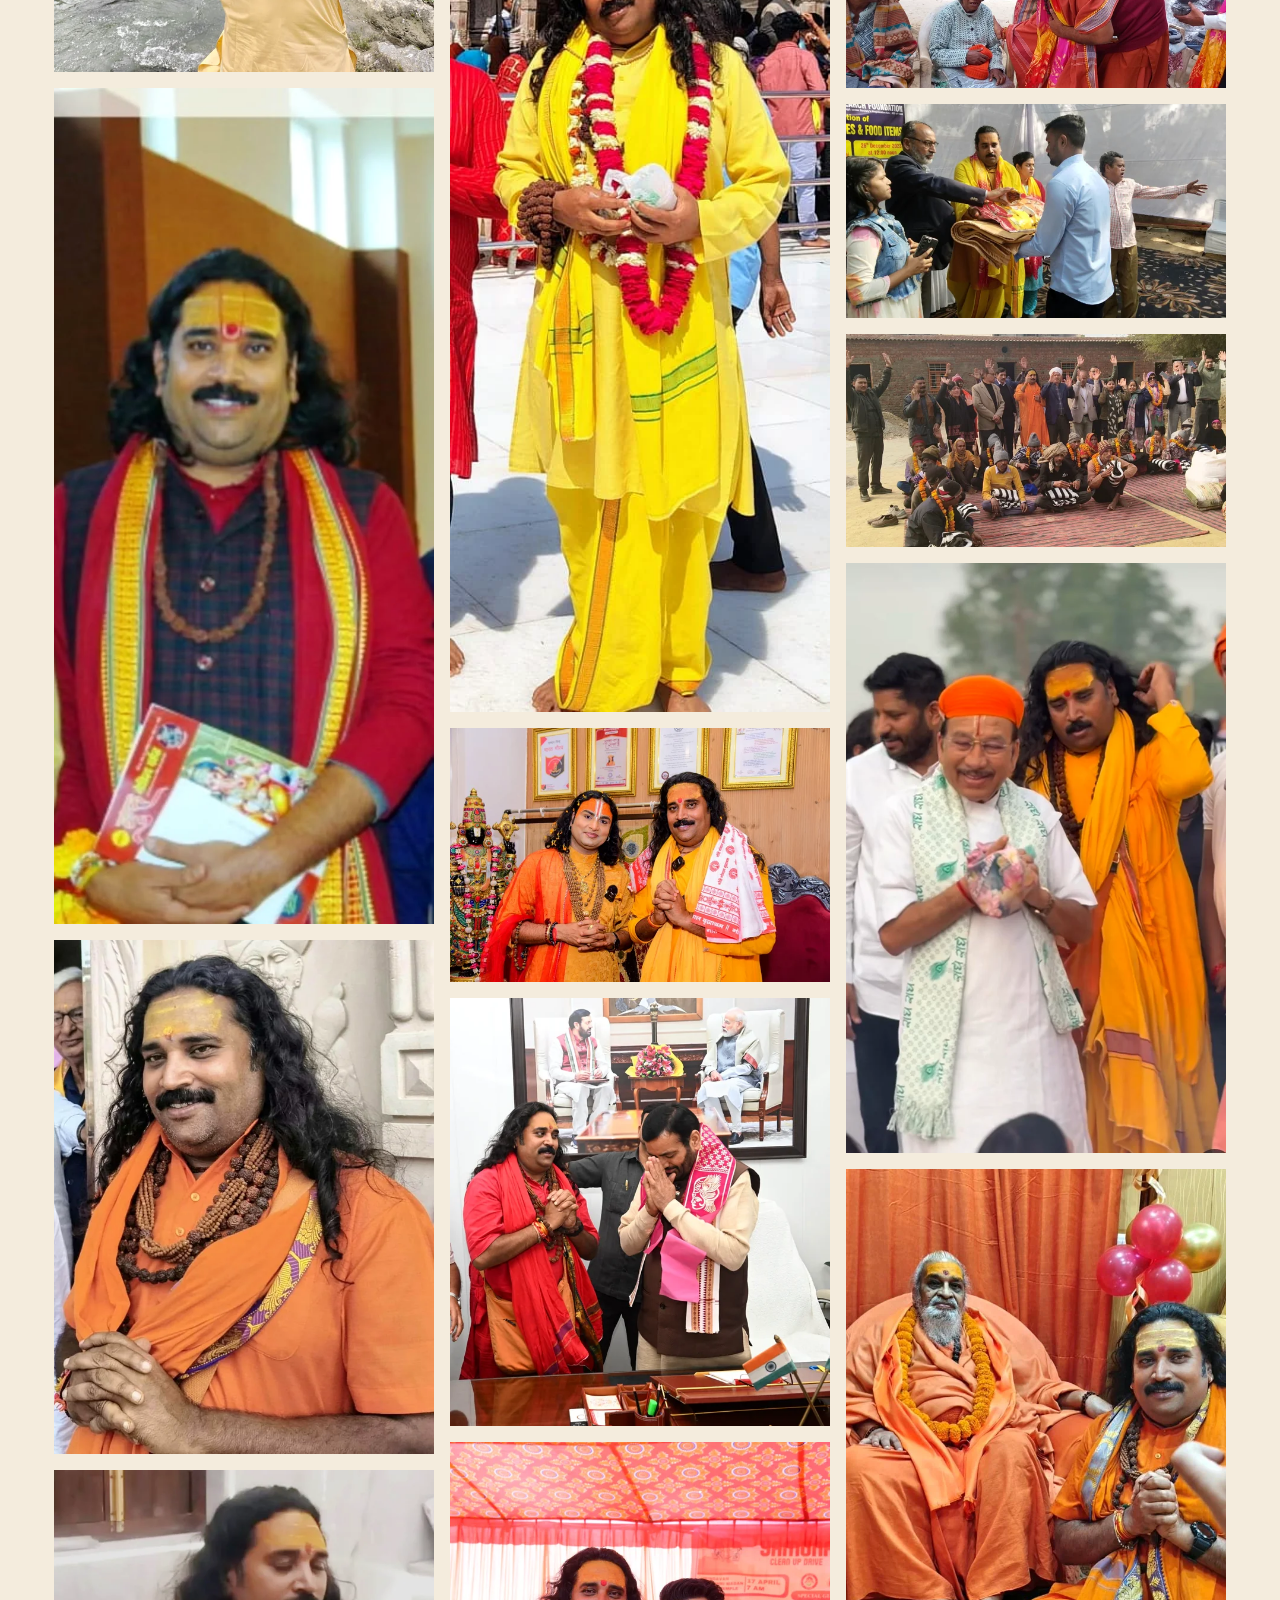
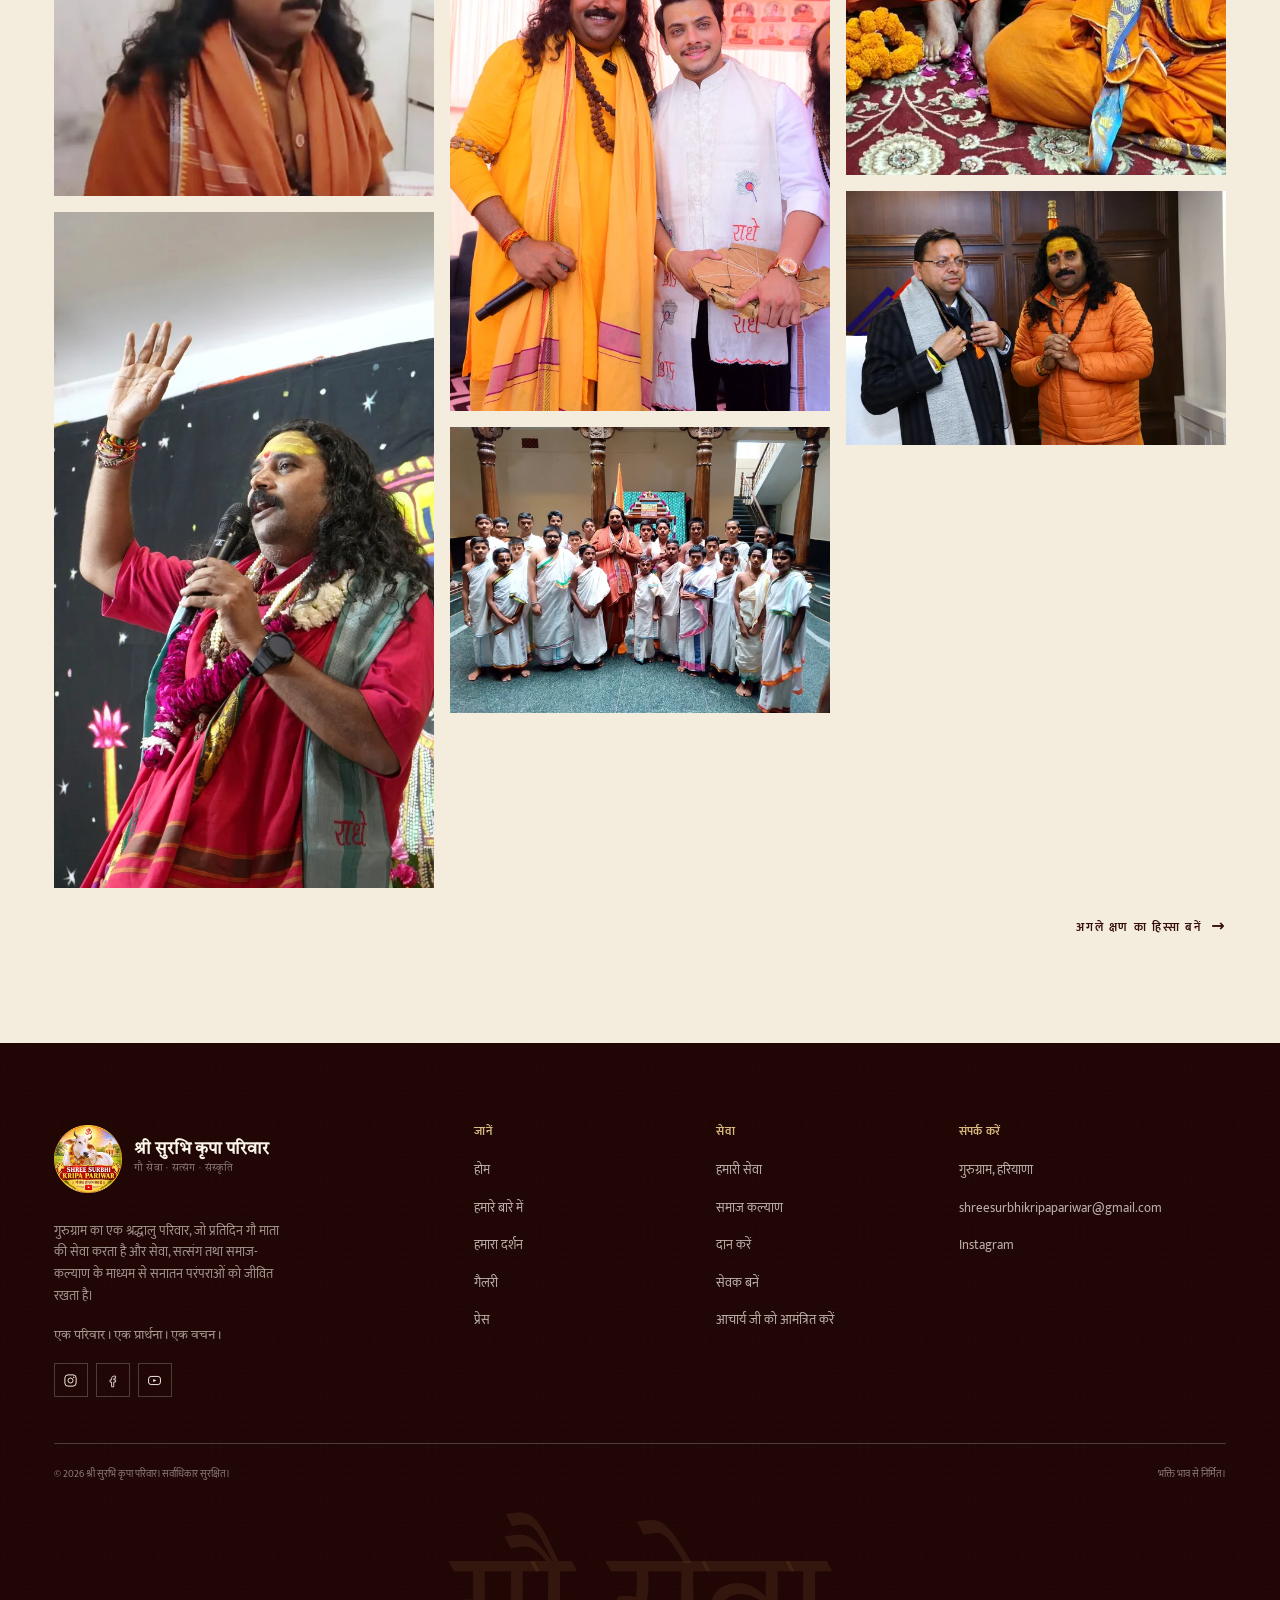
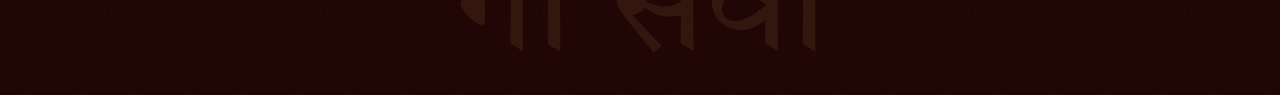
<file: hi/gallery.html>
<!DOCTYPE html>
<html lang="hi" class="no-js">
<head>
<meta charset="utf-8">
<meta name="viewport" content="width=device-width, initial-scale=1">
<title>गैलरी | गौ सेवा, सत्संग और समाज के क्षण</title>
<meta name="description" content="श्री सुरभि कृपा परिवार के सच्चे क्षण देखें — गौ सेवा, सत्संग, युवा संस्कार और गुरुग्राम, हरियाणा के सामाजिक आयोजन।">
<meta name="robots" content="index,follow">
<meta name="theme-color" content="#210606">
<meta property="og:type" content="website">
<meta property="og:site_name" content="श्री सुरभि कृपा परिवार">
<meta property="og:title" content="गैलरी | गौ सेवा, सत्संग और समाज के क्षण">
<meta property="og:description" content="श्री सुरभि कृपा परिवार के सच्चे क्षण देखें — गौ सेवा, सत्संग, युवा संस्कार और गुरुग्राम, हरियाणा के सामाजिक आयोजन।">
<meta property="og:locale" content="hi_IN">
<meta name="twitter:card" content="summary_large_image">
<link rel="icon" href="../assets/brand/favicon.ico" sizes="any">
<link rel="icon" type="image/png" sizes="32x32" href="../assets/brand/favicon-32.png">
<link rel="icon" type="image/png" sizes="192x192" href="../assets/brand/favicon-192.png">
<link rel="apple-touch-icon" href="../assets/brand/apple-touch-icon.png">
<link rel="preconnect" href="https://fonts.googleapis.com">
<link rel="preconnect" href="https://fonts.gstatic.com" crossorigin>
<link href="https://fonts.googleapis.com/css2?family=Cormorant+Garamond:ital,wght@0,400;0,500;0,600;1,400;1,500&family=Mukta:wght@300;400;500;600;700&family=Tiro+Devanagari+Hindi&display=swap" rel="stylesheet">
<link rel="stylesheet" href="../assets/css/theme.css">
<link rel="stylesheet" href="../assets/css/main.css">
<script type="application/ld+json">{"@context": "https://schema.org", "@type": "Organization", "name": "श्री सुरभि कृपा परिवार", "description": "गुरुग्राम का एक श्रद्धालु परिवार, जो प्रतिदिन गौ माता की सेवा करता है और सेवा, सत्संग तथा समाज-कल्याण के माध्यम से सनातन परंपराओं को जीवित रखता है।", "email": "shreesurbhikripapariwar@gmail.com", "founder": {"@type": "Person", "name": "गोप्रेमी आचार्य मनीष हरि जी"}, "address": {"@type": "PostalAddress", "addressLocality": "Gurugram", "addressRegion": "Haryana", "addressCountry": "IN"}, "sameAs": ["https://www.instagram.com/shreesurbhikripapariwar/", "https://www.facebook.com/search/top?q=Shree%20Surbhi%20Kripa%20Pariwar", "https://youtube.com/@acharyamanishhari"]}</script>
</head>
<body>
<a class="skip-link" href="#main">Skip to content</a>
<div class="announcement">
<div class="container announcement__inner">
<a class="announcement__link" href="index.html#katha">
<span class="announcement__dot" aria-hidden="true"></span>
<span class="announcement__label">भागवत कथा</span>
<span class="announcement__when">12–19 दिसंबर 2026</span>
<span class="announcement__where">श्री कृष्ण मंदिर, सेक्टर-10ए, गुरुग्राम</span>
<span class="announcement__cta"><span class="announcement__cta-text">विवरण</span> <span aria-hidden="true">→</span></span>
</a>
</div>
</div><div class="topbar">
<div class="container topbar__inner">
<span class="topbar__place">गुरुग्राम, हरियाणा</span>
<span class="topbar__mantra">गौ सेवा ही परम सेवा है</span>
<div class="topbar__links">
<div class="topbar__lang">
<a href="gallery.html" class="" lang="en" hreflang="en">EN</a>
<span>·</span>
<a href="gallery.html" class="is-active" lang="hi" hreflang="hi">हिंदी</a>
</div>
<a class="topbar__donate" href="donate.html">दान करें</a>
</div>
</div>
</div><header class="masthead" data-header>
<div class="container masthead__inner">
<nav class="nav nav--left" aria-label="Primary">
<a class="nav__link" href="about.html">हमारे बारे में</a>
<a class="nav__link" href="seva.html">हमारी सेवा</a>
</nav>
<a class="brand" href="index.html" aria-label="श्री सुरभि कृपा परिवार — होम">
<span class="brand__mark" aria-hidden="true"></span>
<span class="brand__text"><span class="brand__name">श्री सुरभि कृपा परिवार</span><span class="brand__sub">गौ सेवा · सत्संग · संस्कृति</span></span>
</a>
<div class="masthead__end">
<nav class="nav nav--right" aria-label="Secondary">
<a class="nav__link is-active" href="gallery.html">गैलरी</a>
<a class="nav__link" href="press.html">प्रेस</a>
<a class="nav__link" href="contact.html">संपर्क</a>
<a class="nav__cta" href="donate.html">दान करें <span aria-hidden="true">→</span></a>
</nav>
<button class="menu-toggle" type="button" data-menu-open aria-controls="site-menu" aria-expanded="false">
<svg class="menu-toggle__icon" viewBox="0 0 24 24" fill="none" aria-hidden="true" focusable="false">
<path d="M3.5 7.5h17" stroke="currentColor" stroke-width="1.3" stroke-linecap="round"/>
<path d="M3.5 12h9.5" stroke="currentColor" stroke-width="1.3" stroke-linecap="round"/>
<path class="menu-toggle__gem" d="M18 10.2 19.8 12 18 13.8 16.2 12Z"/>
<path d="M3.5 16.5h17" stroke="currentColor" stroke-width="1.3" stroke-linecap="round"/>
</svg>
<span class="sr-only">मेनू</span>
</button>
</div>
</div>
</header>
<div class="menu" id="site-menu" aria-hidden="true">
<div class="menu__head">
<span class="menu__brand">श्री सुरभि कृपा परिवार</span>
<button class="menu__close" type="button" data-menu-close aria-label="मेनू बंद करें">×</button>
</div>
<nav class="menu__nav" aria-label="Mobile"><a class="menu__link" href="index.html">होम<span>01</span></a><a class="menu__link" href="about.html">हमारे बारे में<span>02</span></a><a class="menu__link" href="seva.html">हमारी सेवा<span>03</span></a><a class="menu__link" href="gallery.html">गैलरी<span>04</span></a><a class="menu__link" href="press.html">प्रेस<span>05</span></a><a class="menu__link" href="donate.html">दान करें<span>06</span></a><a class="menu__link" href="contact.html">संपर्क<span>07</span></a></nav>
<div class="menu__meta">
<span>गुरुग्राम, हरियाणा, भारत</span>
<span>भेंट पूर्व सूचना पर · सोम–रवि</span>
<a href="mailto:shreesurbhikripapariwar@gmail.com">shreesurbhikripapariwar@gmail.com</a>
<div class="topbar__lang"><a href="gallery.html">हिंदी / English</a></div>
</div>
</div>
<main id="main">
<section class="page-hero grain">
<div class="container page-hero__grid">
<div class="reveal">
<nav class="breadcrumb" aria-label="Breadcrumb">
<a href="index.html">होम</a><span aria-hidden="true">/</span><span aria-current="page">गैलरी</span>
</nav>
<p class="eyebrow eyebrow--light">गैलरी</p>
<h1>परिवार के क्षण।</h1>
<p class="page-hero__lede">सच्चे दिन, सच्ची सेवा, सच्चे लोग। कोई स्टॉक तस्वीर नहीं, कोई उधारी कहानी नहीं।</p>
</div>
<figure class="page-hero__figure reveal reveal--delay-1">
<div class="arch"><img src="../assets/images/community-event.webp" srcset="../assets/images/community-event-640.webp 640w, ../assets/images/community-event-1080.webp 1080w, ../assets/images/community-event-1600.webp 1600w" sizes="(max-width: 760px) 90vw, 430px" width="1600" height="1068" alt="आचार्य मनीष हरि जी समाज के लोगों और संतों के साथ बाहरी आयोजन में।" loading="eager" decoding="async" fetchpriority="high" class="arch__img"></div>
<figcaption class="page-hero__caption">गुरुग्राम · हरियाणा</figcaption>
</figure>
</div>
</section>

<section class="section">
<div class="container">
<div class="filters" data-filters><button class="filter is-active" type="button" data-filter="all">सभी</button><button class="filter" type="button" data-filter="gau-seva">गौ सेवा</button><button class="filter" type="button" data-filter="welfare">समाज कल्याण</button><button class="filter" type="button" data-filter="acharya">आचार्य जी</button><button class="filter" type="button" data-filter="satsang">सत्संग और आयोजन</button><button class="filter" type="button" data-filter="blessings">आशीर्वाद</button><button class="filter" type="button" data-filter="youth">युवा और संस्कार</button></div>
<div class="gallery-grid" data-gallery><figure class="gallery-item" data-cat="gau-seva" data-full="../assets/images/cow-embrace.webp" data-caption="एक कोमल आलिंगन" tabindex="0" role="button" aria-label="एक कोमल आलिंगन">
<img src="../assets/images/cow-embrace.webp" srcset="../assets/images/cow-embrace-640.webp 640w, ../assets/images/cow-embrace-988.webp 988w" sizes="(max-width: 480px) 92vw, (max-width: 760px) 46vw, 30vw" width="988" height="1600" alt="एक कोमल आलिंगन — Shree Surbhi Kripa Pariwar" loading="lazy" decoding="async">
<figcaption>एक कोमल आलिंगन</figcaption>
</figure><figure class="gallery-item" data-cat="gau-seva" data-full="../assets/images/gau-seva-brown-cow.webp" data-caption="एक अपना चेहरा" tabindex="0" role="button" aria-label="एक अपना चेहरा">
<img src="../assets/images/gau-seva-brown-cow.webp" srcset="../assets/images/gau-seva-brown-cow-640.webp 640w, ../assets/images/gau-seva-brown-cow-900.webp 900w" sizes="(max-width: 480px) 92vw, (max-width: 760px) 46vw, 30vw" width="900" height="1600" alt="एक अपना चेहरा — Shree Surbhi Kripa Pariwar" loading="lazy" decoding="async">
<figcaption>एक अपना चेहरा</figcaption>
</figure><figure class="gallery-item" data-cat="gau-seva" data-full="../assets/images/gau-seva-black-cow.webp" data-caption="निकट से देखभाल" tabindex="0" role="button" aria-label="निकट से देखभाल">
<img src="../assets/images/gau-seva-black-cow.webp" srcset="../assets/images/gau-seva-black-cow-640.webp 640w, ../assets/images/gau-seva-black-cow-903.webp 903w" sizes="(max-width: 480px) 92vw, (max-width: 760px) 46vw, 30vw" width="903" height="1280" alt="निकट से देखभाल — Shree Surbhi Kripa Pariwar" loading="lazy" decoding="async">
<figcaption>निकट से देखभाल</figcaption>
</figure><figure class="gallery-item" data-cat="acharya" data-full="../assets/images/acharya-river.webp" data-caption="नदी किनारे, प्रार्थना में" tabindex="0" role="button" aria-label="नदी किनारे, प्रार्थना में">
<img src="../assets/images/acharya-river.webp" srcset="../assets/images/acharya-river-640.webp 640w, ../assets/images/acharya-river-1080.webp 1080w, ../assets/images/acharya-river-1500.webp 1500w" sizes="(max-width: 480px) 92vw, (max-width: 760px) 46vw, 30vw" width="3072" height="4096" alt="नदी किनारे, प्रार्थना में — Shree Surbhi Kripa Pariwar" loading="lazy" decoding="async">
<figcaption>नदी किनारे, प्रार्थना में</figcaption>
</figure><figure class="gallery-item" data-cat="acharya" data-full="../assets/images/acharya-portrait.webp" data-caption="हाथ में पुस्तक" tabindex="0" role="button" aria-label="हाथ में पुस्तक">
<img src="../assets/images/acharya-portrait.webp" srcset="../assets/images/acharya-portrait-632.webp 632w" sizes="(max-width: 480px) 92vw, (max-width: 760px) 46vw, 30vw" width="632" height="1390" alt="हाथ में पुस्तक — Shree Surbhi Kripa Pariwar" loading="lazy" decoding="async">
<figcaption>हाथ में पुस्तक</figcaption>
</figure><figure class="gallery-item" data-cat="acharya" data-full="../assets/images/acharya-orange.webp" data-caption="शांत भक्ति में" tabindex="0" role="button" aria-label="शांत भक्ति में">
<img src="../assets/images/acharya-orange.webp" srcset="../assets/images/acharya-orange-640.webp 640w, ../assets/images/acharya-orange-953.webp 953w" sizes="(max-width: 480px) 92vw, (max-width: 760px) 46vw, 30vw" width="953" height="1289" alt="शांत भक्ति में — Shree Surbhi Kripa Pariwar" loading="lazy" decoding="async">
<figcaption>शांत भक्ति में</figcaption>
</figure><figure class="gallery-item" data-cat="acharya" data-full="../assets/images/acharya-contemplation.webp" data-caption="आँखें बंद, हृदय खुला" tabindex="0" role="button" aria-label="आँखें बंद, हृदय खुला">
<img src="../assets/images/acharya-contemplation.webp" srcset="../assets/images/acharya-contemplation-640.webp 640w, ../assets/images/acharya-contemplation-1080.webp 1080w" sizes="(max-width: 480px) 92vw, (max-width: 760px) 46vw, 30vw" width="1080" height="924" alt="आँखें बंद, हृदय खुला — Shree Surbhi Kripa Pariwar" loading="lazy" decoding="async">
<figcaption>आँखें बंद, हृदय खुला</figcaption>
</figure><figure class="gallery-item" data-cat="satsang" data-full="../assets/images/acharya-stage.webp" data-caption="हृदय से बोलते हुए" tabindex="0" role="button" aria-label="हृदय से बोलते हुए">
<img src="../assets/images/acharya-stage.webp" srcset="../assets/images/acharya-stage-640.webp 640w, ../assets/images/acharya-stage-899.webp 899w" sizes="(max-width: 480px) 92vw, (max-width: 760px) 46vw, 30vw" width="899" height="1600" alt="हृदय से बोलते हुए — Shree Surbhi Kripa Pariwar" loading="lazy" decoding="async">
<figcaption>हृदय से बोलते हुए</figcaption>
</figure><figure class="gallery-item" data-cat="satsang" data-full="../assets/images/community-event.webp" data-caption="एक समाज एकत्र" tabindex="0" role="button" aria-label="एक समाज एकत्र">
<img src="../assets/images/community-event.webp" srcset="../assets/images/community-event-640.webp 640w, ../assets/images/community-event-1080.webp 1080w, ../assets/images/community-event-1600.webp 1600w" sizes="(max-width: 480px) 92vw, (max-width: 760px) 46vw, 30vw" width="1600" height="1068" alt="एक समाज एकत्र — Shree Surbhi Kripa Pariwar" loading="lazy" decoding="async">
<figcaption>एक समाज एकत्र</figcaption>
</figure><figure class="gallery-item" data-cat="satsang" data-full="../assets/images/satsang-seated.webp" data-caption="वृद्ध और जिज्ञासु" tabindex="0" role="button" aria-label="वृद्ध और जिज्ञासु">
<img src="../assets/images/satsang-seated.webp" srcset="../assets/images/satsang-seated-640.webp 640w, ../assets/images/satsang-seated-1080.webp 1080w, ../assets/images/satsang-seated-1600.webp 1600w" sizes="(max-width: 480px) 92vw, (max-width: 760px) 46vw, 30vw" width="1600" height="1200" alt="वृद्ध और जिज्ञासु — Shree Surbhi Kripa Pariwar" loading="lazy" decoding="async">
<figcaption>वृद्ध और जिज्ञासु</figcaption>
</figure><figure class="gallery-item" data-cat="satsang" data-full="../assets/images/elder-sadhu.webp" data-caption="बड़ों का आशीर्वाद" tabindex="0" role="button" aria-label="बड़ों का आशीर्वाद">
<img src="../assets/images/elder-sadhu.webp" srcset="../assets/images/elder-sadhu-640.webp 640w, ../assets/images/elder-sadhu-932.webp 932w" sizes="(max-width: 480px) 92vw, (max-width: 760px) 46vw, 30vw" width="932" height="1599" alt="बड़ों का आशीर्वाद — Shree Surbhi Kripa Pariwar" loading="lazy" decoding="async">
<figcaption>बड़ों का आशीर्वाद</figcaption>
</figure><figure class="gallery-item" data-cat="blessings" data-full="../assets/images/honours-shawl.webp" data-caption="सेवा का सम्मान" tabindex="0" role="button" aria-label="सेवा का सम्मान">
<img src="../assets/images/honours-shawl.webp" srcset="../assets/images/honours-shawl-640.webp 640w, ../assets/images/honours-shawl-1080.webp 1080w, ../assets/images/honours-shawl-1200.webp 1200w" sizes="(max-width: 480px) 92vw, (max-width: 760px) 46vw, 30vw" width="1200" height="1600" alt="सेवा का सम्मान — Shree Surbhi Kripa Pariwar" loading="lazy" decoding="async">
<figcaption>सेवा का सम्मान</figcaption>
</figure><figure class="gallery-item" data-cat="blessings" data-full="../assets/images/vishwa-shanti.webp" data-caption="एक सम्मान का क्षण" tabindex="0" role="button" aria-label="एक सम्मान का क्षण">
<img src="../assets/images/vishwa-shanti.webp" srcset="../assets/images/vishwa-shanti-403.webp 403w" sizes="(max-width: 480px) 92vw, (max-width: 760px) 46vw, 30vw" width="403" height="1339" alt="एक सम्मान का क्षण — Shree Surbhi Kripa Pariwar" loading="lazy" decoding="async">
<figcaption>एक सम्मान का क्षण</figcaption>
</figure><figure class="gallery-item" data-cat="blessings" data-full="../assets/images/with-swami.webp" data-caption="हाथ जोड़े" tabindex="0" role="button" aria-label="हाथ जोड़े">
<img src="../assets/images/with-swami.webp" srcset="../assets/images/with-swami-640.webp 640w, ../assets/images/with-swami-1080.webp 1080w, ../assets/images/with-swami-1600.webp 1600w" sizes="(max-width: 480px) 92vw, (max-width: 760px) 46vw, 30vw" width="1600" height="1068" alt="हाथ जोड़े — Shree Surbhi Kripa Pariwar" loading="lazy" decoding="async">
<figcaption>हाथ जोड़े</figcaption>
</figure><figure class="gallery-item" data-cat="blessings" data-full="../assets/images/civic-meeting.webp" data-caption="समाज की सेवा में" tabindex="0" role="button" aria-label="समाज की सेवा में">
<img src="../assets/images/civic-meeting.webp" srcset="../assets/images/civic-meeting-640.webp 640w, ../assets/images/civic-meeting-1080.webp 1080w, ../assets/images/civic-meeting-1420.webp 1420w" sizes="(max-width: 480px) 92vw, (max-width: 760px) 46vw, 30vw" width="1420" height="1600" alt="समाज की सेवा में — Shree Surbhi Kripa Pariwar" loading="lazy" decoding="async">
<figcaption>समाज की सेवा में</figcaption>
</figure><figure class="gallery-item" data-cat="youth" data-full="../assets/images/youth-temple.webp" data-caption="संस्कार बचपन से" tabindex="0" role="button" aria-label="संस्कार बचपन से">
<img src="../assets/images/youth-temple.webp" srcset="../assets/images/youth-temple-640.webp 640w, ../assets/images/youth-temple-1068.webp 1068w" sizes="(max-width: 480px) 92vw, (max-width: 760px) 46vw, 30vw" width="1068" height="1600" alt="संस्कार बचपन से — Shree Surbhi Kripa Pariwar" loading="lazy" decoding="async">
<figcaption>संस्कार बचपन से</figcaption>
</figure><figure class="gallery-item" data-cat="youth" data-full="../assets/images/youth-group.webp" data-caption="अगली पीढ़ी" tabindex="0" role="button" aria-label="अगली पीढ़ी">
<img src="../assets/images/youth-group.webp" srcset="../assets/images/youth-group-640.webp 640w, ../assets/images/youth-group-1080.webp 1080w, ../assets/images/youth-group-1600.webp 1600w" sizes="(max-width: 480px) 92vw, (max-width: 760px) 46vw, 30vw" width="1600" height="1200" alt="अगली पीढ़ी — Shree Surbhi Kripa Pariwar" loading="lazy" decoding="async">
<figcaption>अगली पीढ़ी</figcaption>
</figure><figure class="gallery-item" data-cat="satsang" data-full="../assets/images/temple-visit.webp" data-caption="मंदिर के द्वार पर" tabindex="0" role="button" aria-label="मंदिर के द्वार पर">
<img src="../assets/images/temple-visit.webp" srcset="../assets/images/temple-visit-640.webp 640w, ../assets/images/temple-visit-964.webp 964w" sizes="(max-width: 480px) 92vw, (max-width: 760px) 46vw, 30vw" width="964" height="903" alt="मंदिर के द्वार पर — Shree Surbhi Kripa Pariwar" loading="lazy" decoding="async">
<figcaption>मंदिर के द्वार पर</figcaption>
</figure><figure class="gallery-item" data-cat="welfare" data-full="../assets/images/winter-blanket-handover.webp" data-caption="परिवार के लिए कंबल और वस्त्र" tabindex="0" role="button" aria-label="परिवार के लिए कंबल और वस्त्र">
<img src="../assets/images/winter-blanket-handover.webp" srcset="../assets/images/winter-blanket-handover-640.webp 640w, ../assets/images/winter-blanket-handover-1080.webp 1080w, ../assets/images/winter-blanket-handover-1600.webp 1600w" sizes="(max-width: 480px) 92vw, (max-width: 760px) 46vw, 30vw" width="1600" height="900" alt="परिवार के लिए कंबल और वस्त्र — Shree Surbhi Kripa Pariwar" loading="lazy" decoding="async">
<figcaption>परिवार के लिए कंबल और वस्त्र</figcaption>
</figure><figure class="gallery-item" data-cat="welfare" data-full="../assets/images/winter-blanket-gift.webp" data-caption="स्नेह से ओढ़ाया गया कंबल" tabindex="0" role="button" aria-label="स्नेह से ओढ़ाया गया कंबल">
<img src="../assets/images/winter-blanket-gift.webp" srcset="../assets/images/winter-blanket-gift-640.webp 640w, ../assets/images/winter-blanket-gift-1080.webp 1080w, ../assets/images/winter-blanket-gift-1280.webp 1280w" sizes="(max-width: 480px) 92vw, (max-width: 760px) 46vw, 30vw" width="1280" height="720" alt="स्नेह से ओढ़ाया गया कंबल — Shree Surbhi Kripa Pariwar" loading="lazy" decoding="async">
<figcaption>स्नेह से ओढ़ाया गया कंबल</figcaption>
</figure><figure class="gallery-item" data-cat="welfare" data-full="../assets/images/winter-group-elders.webp" data-caption="गर्म कंबलों में लिपटे बुजुर्ग" tabindex="0" role="button" aria-label="गर्म कंबलों में लिपटे बुजुर्ग">
<img src="../assets/images/winter-group-elders.webp" srcset="../assets/images/winter-group-elders-640.webp 640w, ../assets/images/winter-group-elders-1080.webp 1080w, ../assets/images/winter-group-elders-1280.webp 1280w" sizes="(max-width: 480px) 92vw, (max-width: 760px) 46vw, 30vw" width="1280" height="720" alt="गर्म कंबलों में लिपटे बुजुर्ग — Shree Surbhi Kripa Pariwar" loading="lazy" decoding="async">
<figcaption>गर्म कंबलों में लिपटे बुजुर्ग</figcaption>
</figure><figure class="gallery-item" data-cat="welfare" data-full="../assets/images/winter-blanket-mat.webp" data-caption="चटाई पर बाँटे गए कंबल" tabindex="0" role="button" aria-label="चटाई पर बाँटे गए कंबल">
<img src="../assets/images/winter-blanket-mat.webp" srcset="../assets/images/winter-blanket-mat-640.webp 640w, ../assets/images/winter-blanket-mat-960.webp 960w" sizes="(max-width: 480px) 92vw, (max-width: 760px) 46vw, 30vw" width="960" height="1280" alt="चटाई पर बाँटे गए कंबल — Shree Surbhi Kripa Pariwar" loading="lazy" decoding="async">
<figcaption>चटाई पर बाँटे गए कंबल</figcaption>
</figure><figure class="gallery-item" data-cat="welfare" data-full="../assets/images/winter-blanket-shoulder.webp" data-caption="सर्दी के लिए एक कंबल" tabindex="0" role="button" aria-label="सर्दी के लिए एक कंबल">
<img src="../assets/images/winter-blanket-shoulder.webp" srcset="../assets/images/winter-blanket-shoulder-640.webp 640w, ../assets/images/winter-blanket-shoulder-1080.webp 1080w, ../assets/images/winter-blanket-shoulder-1280.webp 1280w" sizes="(max-width: 480px) 92vw, (max-width: 760px) 46vw, 30vw" width="1280" height="960" alt="सर्दी के लिए एक कंबल — Shree Surbhi Kripa Pariwar" loading="lazy" decoding="async">
<figcaption>सर्दी के लिए एक कंबल</figcaption>
</figure><figure class="gallery-item" data-cat="welfare" data-full="../assets/images/winter-cap-blessing.webp" data-caption="सम्मान से दी गई गर्म टोपी" tabindex="0" role="button" aria-label="सम्मान से दी गई गर्म टोपी">
<img src="../assets/images/winter-cap-blessing.webp" srcset="../assets/images/winter-cap-blessing-640.webp 640w, ../assets/images/winter-cap-blessing-1080.webp 1080w, ../assets/images/winter-cap-blessing-1280.webp 1280w" sizes="(max-width: 480px) 92vw, (max-width: 760px) 46vw, 30vw" width="1280" height="960" alt="सम्मान से दी गई गर्म टोपी — Shree Surbhi Kripa Pariwar" loading="lazy" decoding="async">
<figcaption>सम्मान से दी गई गर्म टोपी</figcaption>
</figure><figure class="gallery-item" data-cat="welfare" data-full="../assets/images/winter-elder-greeting.webp" data-caption="बुजुर्ग का गर्मजोशी से स्वागत" tabindex="0" role="button" aria-label="बुजुर्ग का गर्मजोशी से स्वागत">
<img src="../assets/images/winter-elder-greeting.webp" srcset="../assets/images/winter-elder-greeting-640.webp 640w, ../assets/images/winter-elder-greeting-1080.webp 1080w, ../assets/images/winter-elder-greeting-1280.webp 1280w" sizes="(max-width: 480px) 92vw, (max-width: 760px) 46vw, 30vw" width="1280" height="720" alt="बुजुर्ग का गर्मजोशी से स्वागत — Shree Surbhi Kripa Pariwar" loading="lazy" decoding="async">
<figcaption>बुजुर्ग का गर्मजोशी से स्वागत</figcaption>
</figure><figure class="gallery-item" data-cat="welfare" data-full="../assets/images/winter-drive-banner.webp" data-caption="शीतकालीन वितरण अभियान" tabindex="0" role="button" aria-label="शीतकालीन वितरण अभियान">
<img src="../assets/images/winter-drive-banner.webp" srcset="../assets/images/winter-drive-banner-640.webp 640w, ../assets/images/winter-drive-banner-1080.webp 1080w, ../assets/images/winter-drive-banner-1600.webp 1600w" sizes="(max-width: 480px) 92vw, (max-width: 760px) 46vw, 30vw" width="1600" height="900" alt="शीतकालीन वितरण अभियान — Shree Surbhi Kripa Pariwar" loading="lazy" decoding="async">
<figcaption>शीतकालीन वितरण अभियान</figcaption>
</figure><figure class="gallery-item" data-cat="welfare" data-full="../assets/images/winter-community-hands.webp" data-caption="कृतज्ञता में उठे हाथ" tabindex="0" role="button" aria-label="कृतज्ञता में उठे हाथ">
<img src="../assets/images/winter-community-hands.webp" srcset="../assets/images/winter-community-hands-640.webp 640w, ../assets/images/winter-community-hands-1080.webp 1080w, ../assets/images/winter-community-hands-1280.webp 1280w" sizes="(max-width: 480px) 92vw, (max-width: 760px) 46vw, 30vw" width="1280" height="720" alt="कृतज्ञता में उठे हाथ — Shree Surbhi Kripa Pariwar" loading="lazy" decoding="async">
<figcaption>कृतज्ञता में उठे हाथ</figcaption>
</figure><figure class="gallery-item" data-cat="satsang" data-full="../assets/images/hindu-sammelan.webp" data-caption="आस्था का समागम" tabindex="0" role="button" aria-label="आस्था का समागम">
<img src="../assets/images/hindu-sammelan.webp" srcset="../assets/images/hindu-sammelan-640.webp 640w, ../assets/images/hindu-sammelan-928.webp 928w" sizes="(max-width: 480px) 92vw, (max-width: 760px) 46vw, 30vw" width="928" height="1438" alt="आस्था का समागम — Shree Surbhi Kripa Pariwar" loading="lazy" decoding="async">
<figcaption>आस्था का समागम</figcaption>
</figure><figure class="gallery-item" data-cat="blessings" data-full="../assets/images/senior-swami.webp" data-caption="परंपरा और आशीर्वाद" tabindex="0" role="button" aria-label="परंपरा और आशीर्वाद">
<img src="../assets/images/senior-swami.webp" srcset="../assets/images/senior-swami-640.webp 640w, ../assets/images/senior-swami-728.webp 728w" sizes="(max-width: 480px) 92vw, (max-width: 760px) 46vw, 30vw" width="728" height="1161" alt="परंपरा और आशीर्वाद — Shree Surbhi Kripa Pariwar" loading="lazy" decoding="async">
<figcaption>परंपरा और आशीर्वाद</figcaption>
</figure><figure class="gallery-item" data-cat="satsang" data-full="../assets/images/civic-portrait.webp" data-caption="समाज के साथ" tabindex="0" role="button" aria-label="समाज के साथ">
<img src="../assets/images/civic-portrait.webp" srcset="../assets/images/civic-portrait-640.webp 640w, ../assets/images/civic-portrait-1080.webp 1080w, ../assets/images/civic-portrait-1560.webp 1560w" sizes="(max-width: 480px) 92vw, (max-width: 760px) 46vw, 30vw" width="1560" height="1040" alt="समाज के साथ — Shree Surbhi Kripa Pariwar" loading="lazy" decoding="async">
<figcaption>समाज के साथ</figcaption>
</figure></div>
<p class="gallery-empty" data-gallery-empty hidden>इस सेवा के और क्षण शीघ्र जोड़े जाएँगे।</p>
<div class="mosaic__link"><a class="link-arrow" href="contact.html#volunteer">अगले क्षण का हिस्सा बनें</a></div>
</div>
</section>
</main><footer class="footer">
<div class="container footer__top">
<div class="footer__brand">
<a class="brand" href="index.html" aria-label="श्री सुरभि कृपा परिवार">
<span class="brand__mark" aria-hidden="true"></span>
<span class="brand__text"><span class="brand__name">श्री सुरभि कृपा परिवार</span><span class="brand__sub">गौ सेवा · सत्संग · संस्कृति</span></span>
</a>
<p>गुरुग्राम का एक श्रद्धालु परिवार, जो प्रतिदिन गौ माता की सेवा करता है और सेवा, सत्संग तथा समाज-कल्याण के माध्यम से सनातन परंपराओं को जीवित रखता है।</p>
<p class="footer__mantra">एक परिवार। एक प्रार्थना। एक वचन।</p>
<div class="social"><a href="https://www.instagram.com/shreesurbhikripapariwar/" target="_blank" rel="noopener noreferrer" aria-label="Instagram"><svg viewBox="0 0 24 24" fill="none" aria-hidden="true"><rect x="3" y="3" width="18" height="18" rx="5" stroke="currentColor" stroke-width="1.5"/><circle cx="12" cy="12" r="4" stroke="currentColor" stroke-width="1.5"/><circle cx="17.2" cy="6.8" r="1.1" fill="currentColor"/></svg></a><a href="https://www.facebook.com/search/top?q=Shree%20Surbhi%20Kripa%20Pariwar" target="_blank" rel="noopener noreferrer" aria-label="Facebook"><svg viewBox="0 0 24 24" fill="none" aria-hidden="true"><path d="M14.5 8.5H17V5h-2.5C12 5 10.5 6.7 10.5 9v2H8v3.5h2.5V22H14v-7.5h2.7L17 11h-3V9.3c0-.5.2-.8.5-.8Z" stroke="currentColor" stroke-width="1.3" stroke-linejoin="round"/></svg></a><a href="https://youtube.com/@acharyamanishhari" target="_blank" rel="noopener noreferrer" aria-label="YouTube"><svg viewBox="0 0 24 24" fill="none" aria-hidden="true"><rect x="2.5" y="5.5" width="19" height="13" rx="4" stroke="currentColor" stroke-width="1.5"/><path d="m10 9.5 5 2.5-5 2.5v-5Z" fill="currentColor"/></svg></a></div>
</div>
<div class="footer__col">
<h3>जानें</h3>
<ul>
<li><a href="index.html">होम</a></li>
<li><a href="about.html">हमारे बारे में</a></li>
<li><a href="about.html#philosophy">हमारा दर्शन</a></li>
<li><a href="gallery.html">गैलरी</a></li>
<li><a href="press.html">प्रेस</a></li>
</ul>
</div>
<div class="footer__col">
<h3>सेवा</h3>
<ul>
<li><a href="seva.html">हमारी सेवा</a></li>
<li><a href="seva.html#social-welfare">समाज कल्याण</a></li>
<li><a href="donate.html">दान करें</a></li>
<li><a href="contact.html#volunteer">सेवक बनें</a></li>
<li><a href="contact.html#invite">आचार्य जी को आमंत्रित करें</a></li>
</ul>
</div>
<div class="footer__col">
<h3>संपर्क करें</h3>
<ul>
<li><a href="contact.html">गुरुग्राम, हरियाणा</a></li>
<li><a href="mailto:shreesurbhikripapariwar@gmail.com">shreesurbhikripapariwar@gmail.com</a></li>
<li><a href="https://www.instagram.com/shreesurbhikripapariwar/" target="_blank" rel="noopener noreferrer">Instagram</a></li>
</ul>
</div>
</div>
<div class="container footer__bottom">
<span>© 2026 श्री सुरभि कृपा परिवार। सर्वाधिकार सुरक्षित।</span>
<span>भक्ति भाव से निर्मित।</span>
</div>
<div class="footer__watermark" aria-hidden="true"><span>गौ सेवा</span></div>
</footer>
<div class="lightbox" id="lightbox" aria-hidden="true" role="dialog" aria-modal="true" aria-label="Gallery viewer">
<div class="lightbox__bar"><span class="lightbox__count" data-lb-count></span><button class="lightbox__close" type="button" data-lb-close aria-label="Close">×</button></div>
<div class="lightbox__stage">
<button class="lightbox__nav" type="button" data-lb-prev aria-label="Previous image">←</button>
<figure class="lightbox__figure"><img data-lb-img alt=""></figure>
<button class="lightbox__nav" type="button" data-lb-next aria-label="Next image">→</button>
</div>
<div class="lightbox__foot"><p class="lightbox__caption" data-lb-caption></p><span class="lightbox__cat" data-lb-cat></span></div>
</div><script src="../assets/js/site.js" defer></script></body></html>
</file>
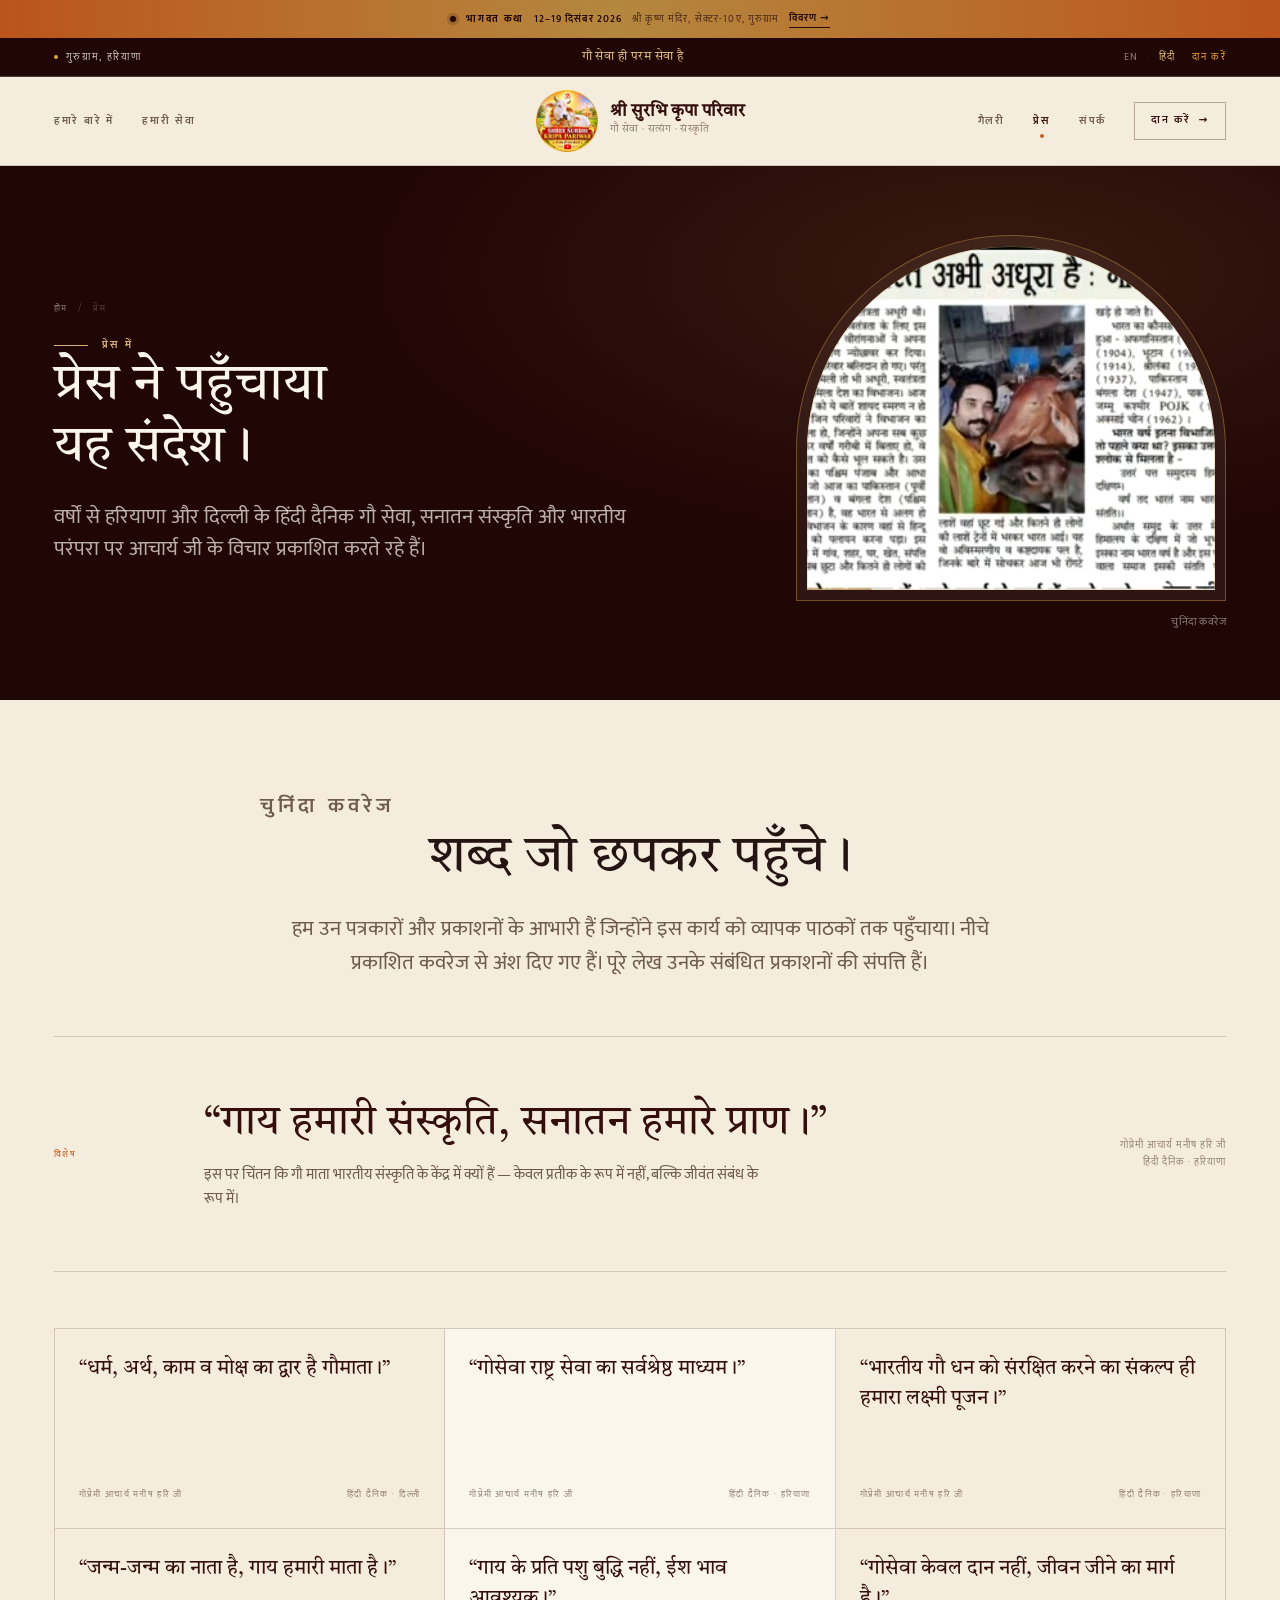
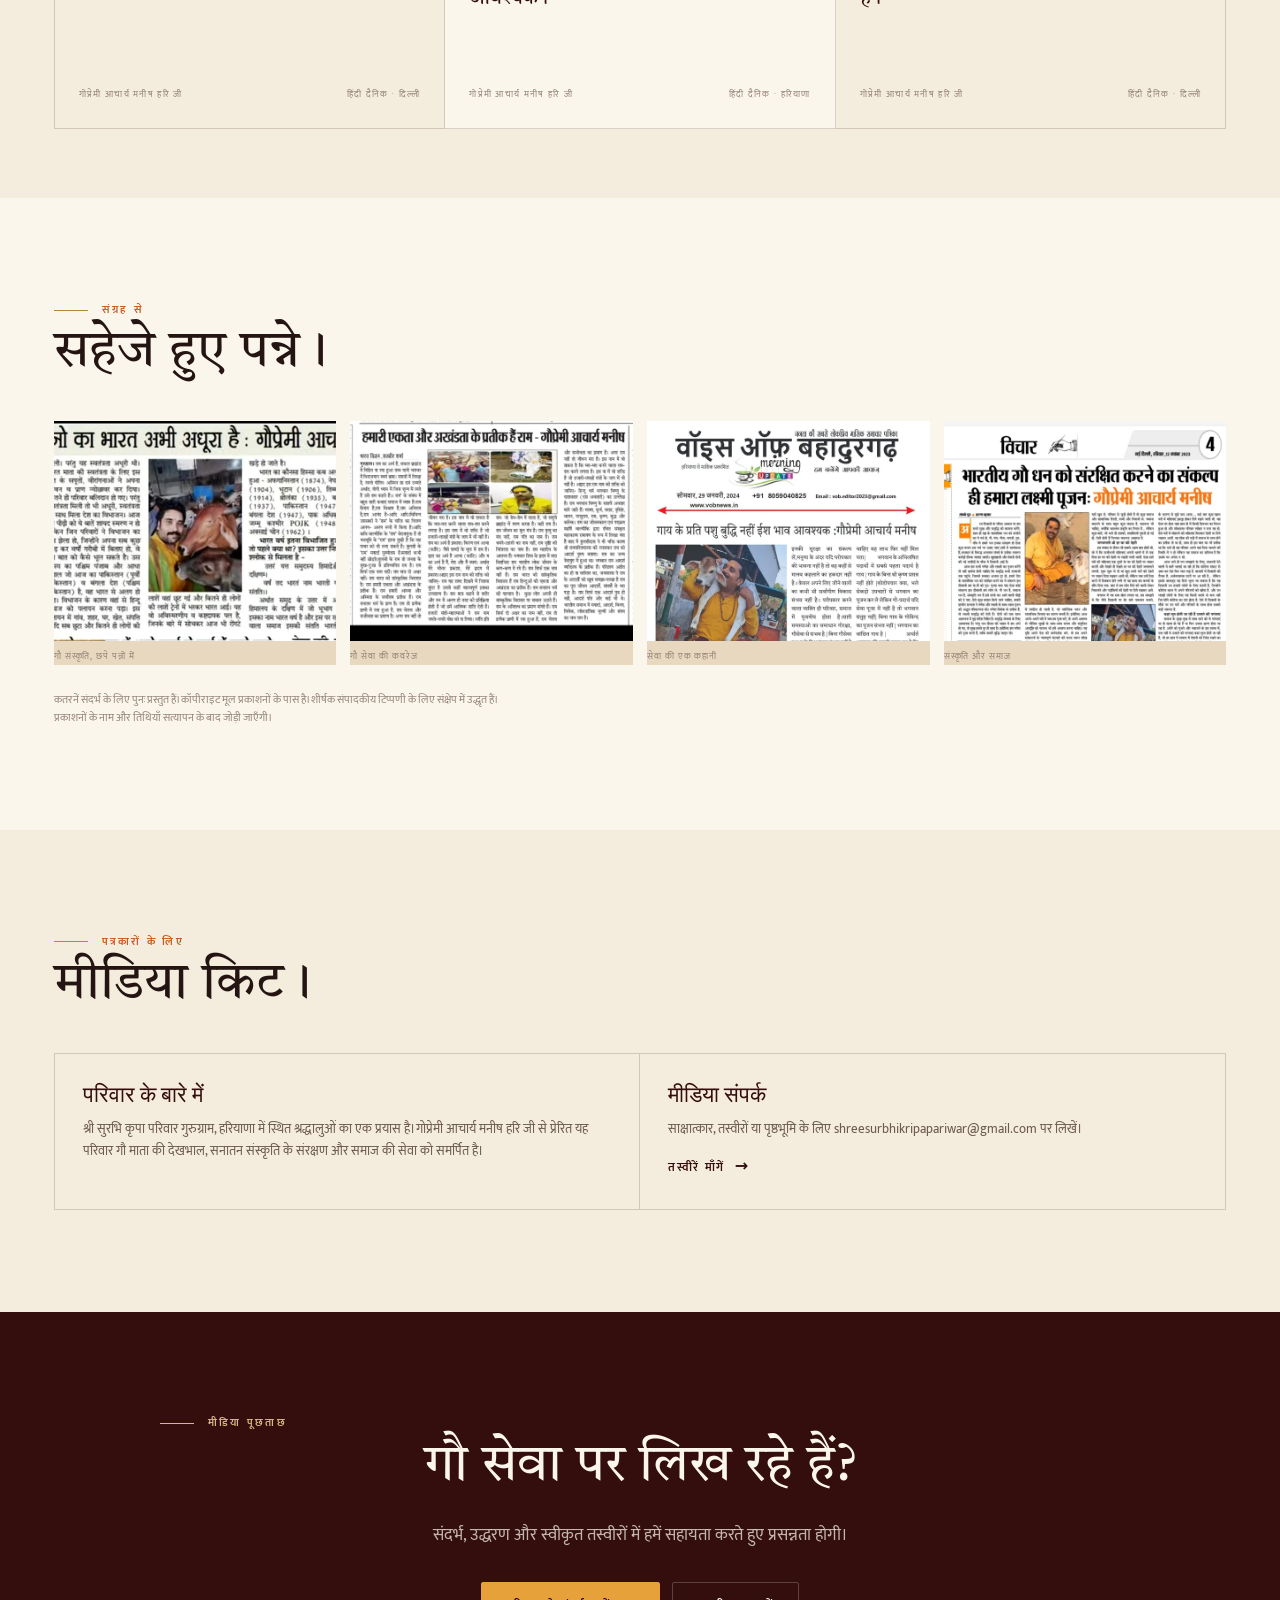
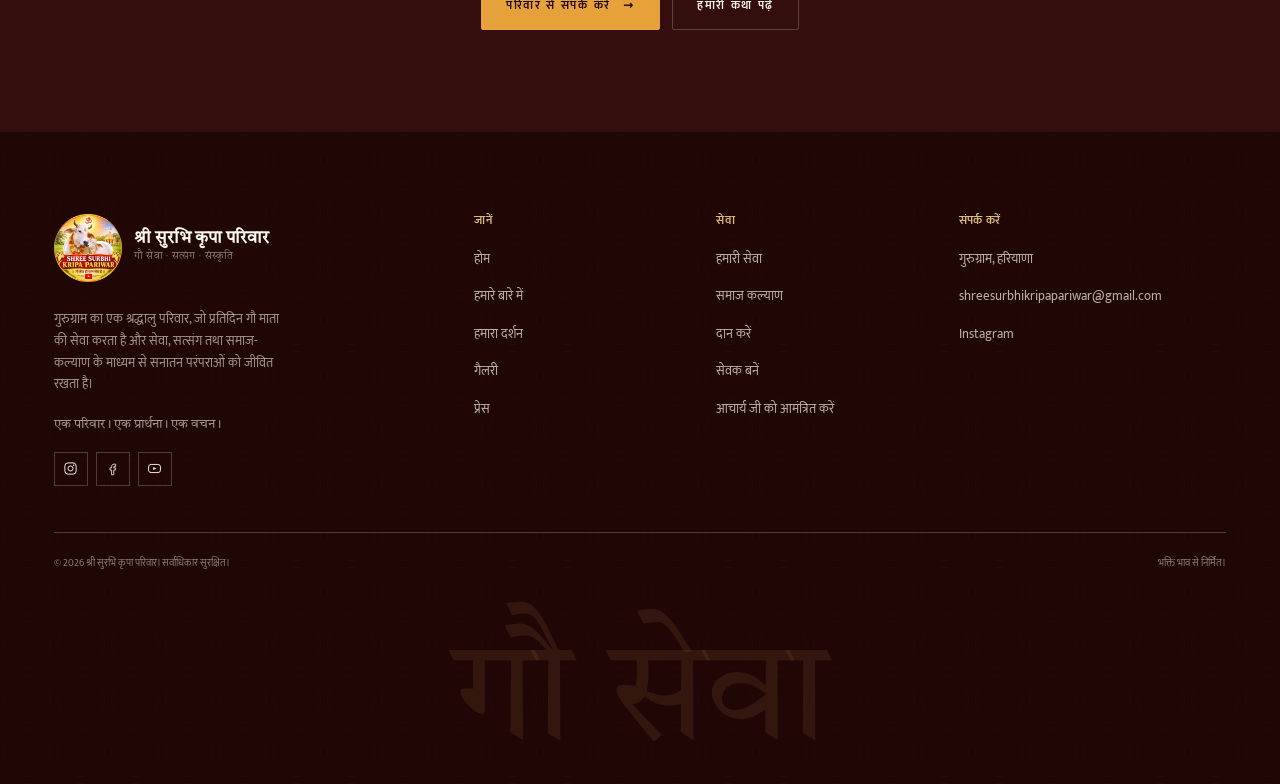
<file: hi/press.html>
<!DOCTYPE html>
<html lang="hi" class="no-js">
<head>
<meta charset="utf-8">
<meta name="viewport" content="width=device-width, initial-scale=1">
<title>प्रेस में | श्री सुरभि कृपा परिवार</title>
<meta name="description" content="गोप्रेमी आचार्य मनीष हरि जी और श्री सुरभि कृपा परिवार की गौ सेवा तथा सनातन संस्कृति पर चुनिंदा हिंदी प्रेस कवरेज पढ़ें।">
<meta name="robots" content="index,follow">
<meta name="theme-color" content="#210606">
<meta property="og:type" content="website">
<meta property="og:site_name" content="श्री सुरभि कृपा परिवार">
<meta property="og:title" content="प्रेस में | श्री सुरभि कृपा परिवार">
<meta property="og:description" content="गोप्रेमी आचार्य मनीष हरि जी और श्री सुरभि कृपा परिवार की गौ सेवा तथा सनातन संस्कृति पर चुनिंदा हिंदी प्रेस कवरेज पढ़ें।">
<meta property="og:locale" content="hi_IN">
<meta name="twitter:card" content="summary_large_image">
<link rel="icon" href="../assets/brand/favicon.ico" sizes="any">
<link rel="icon" type="image/png" sizes="32x32" href="../assets/brand/favicon-32.png">
<link rel="icon" type="image/png" sizes="192x192" href="../assets/brand/favicon-192.png">
<link rel="apple-touch-icon" href="../assets/brand/apple-touch-icon.png">
<link rel="preconnect" href="https://fonts.googleapis.com">
<link rel="preconnect" href="https://fonts.gstatic.com" crossorigin>
<link href="https://fonts.googleapis.com/css2?family=Cormorant+Garamond:ital,wght@0,400;0,500;0,600;1,400;1,500&family=Mukta:wght@300;400;500;600;700&family=Tiro+Devanagari+Hindi&display=swap" rel="stylesheet">
<link rel="stylesheet" href="../assets/css/theme.css">
<link rel="stylesheet" href="../assets/css/main.css">
<script type="application/ld+json">{"@context": "https://schema.org", "@type": "Organization", "name": "श्री सुरभि कृपा परिवार", "description": "गुरुग्राम का एक श्रद्धालु परिवार, जो प्रतिदिन गौ माता की सेवा करता है और सेवा, सत्संग तथा समाज-कल्याण के माध्यम से सनातन परंपराओं को जीवित रखता है।", "email": "shreesurbhikripapariwar@gmail.com", "founder": {"@type": "Person", "name": "गोप्रेमी आचार्य मनीष हरि जी"}, "address": {"@type": "PostalAddress", "addressLocality": "Gurugram", "addressRegion": "Haryana", "addressCountry": "IN"}, "sameAs": ["https://www.instagram.com/shreesurbhikripapariwar/", "https://www.facebook.com/search/top?q=Shree%20Surbhi%20Kripa%20Pariwar", "https://youtube.com/@acharyamanishhari"]}</script>
</head>
<body>
<a class="skip-link" href="#main">Skip to content</a>
<div class="announcement">
<div class="container announcement__inner">
<a class="announcement__link" href="index.html#katha">
<span class="announcement__dot" aria-hidden="true"></span>
<span class="announcement__label">भागवत कथा</span>
<span class="announcement__when">12–19 दिसंबर 2026</span>
<span class="announcement__where">श्री कृष्ण मंदिर, सेक्टर-10ए, गुरुग्राम</span>
<span class="announcement__cta"><span class="announcement__cta-text">विवरण</span> <span aria-hidden="true">→</span></span>
</a>
</div>
</div><div class="topbar">
<div class="container topbar__inner">
<span class="topbar__place">गुरुग्राम, हरियाणा</span>
<span class="topbar__mantra">गौ सेवा ही परम सेवा है</span>
<div class="topbar__links">
<div class="topbar__lang">
<a href="press.html" class="" lang="en" hreflang="en">EN</a>
<span>·</span>
<a href="press.html" class="is-active" lang="hi" hreflang="hi">हिंदी</a>
</div>
<a class="topbar__donate" href="donate.html">दान करें</a>
</div>
</div>
</div><header class="masthead" data-header>
<div class="container masthead__inner">
<nav class="nav nav--left" aria-label="Primary">
<a class="nav__link" href="about.html">हमारे बारे में</a>
<a class="nav__link" href="seva.html">हमारी सेवा</a>
</nav>
<a class="brand" href="index.html" aria-label="श्री सुरभि कृपा परिवार — होम">
<span class="brand__mark" aria-hidden="true"></span>
<span class="brand__text"><span class="brand__name">श्री सुरभि कृपा परिवार</span><span class="brand__sub">गौ सेवा · सत्संग · संस्कृति</span></span>
</a>
<div class="masthead__end">
<nav class="nav nav--right" aria-label="Secondary">
<a class="nav__link" href="gallery.html">गैलरी</a>
<a class="nav__link is-active" href="press.html">प्रेस</a>
<a class="nav__link" href="contact.html">संपर्क</a>
<a class="nav__cta" href="donate.html">दान करें <span aria-hidden="true">→</span></a>
</nav>
<button class="menu-toggle" type="button" data-menu-open aria-controls="site-menu" aria-expanded="false">
<svg class="menu-toggle__icon" viewBox="0 0 24 24" fill="none" aria-hidden="true" focusable="false">
<path d="M3.5 7.5h17" stroke="currentColor" stroke-width="1.3" stroke-linecap="round"/>
<path d="M3.5 12h9.5" stroke="currentColor" stroke-width="1.3" stroke-linecap="round"/>
<path class="menu-toggle__gem" d="M18 10.2 19.8 12 18 13.8 16.2 12Z"/>
<path d="M3.5 16.5h17" stroke="currentColor" stroke-width="1.3" stroke-linecap="round"/>
</svg>
<span class="sr-only">मेनू</span>
</button>
</div>
</div>
</header>
<div class="menu" id="site-menu" aria-hidden="true">
<div class="menu__head">
<span class="menu__brand">श्री सुरभि कृपा परिवार</span>
<button class="menu__close" type="button" data-menu-close aria-label="मेनू बंद करें">×</button>
</div>
<nav class="menu__nav" aria-label="Mobile"><a class="menu__link" href="index.html">होम<span>01</span></a><a class="menu__link" href="about.html">हमारे बारे में<span>02</span></a><a class="menu__link" href="seva.html">हमारी सेवा<span>03</span></a><a class="menu__link" href="gallery.html">गैलरी<span>04</span></a><a class="menu__link" href="press.html">प्रेस<span>05</span></a><a class="menu__link" href="donate.html">दान करें<span>06</span></a><a class="menu__link" href="contact.html">संपर्क<span>07</span></a></nav>
<div class="menu__meta">
<span>गुरुग्राम, हरियाणा, भारत</span>
<span>भेंट पूर्व सूचना पर · सोम–रवि</span>
<a href="mailto:shreesurbhikripapariwar@gmail.com">shreesurbhikripapariwar@gmail.com</a>
<div class="topbar__lang"><a href="press.html">हिंदी / English</a></div>
</div>
</div>
<main id="main">
<section class="page-hero grain">
<div class="container page-hero__grid">
<div class="reveal">
<nav class="breadcrumb" aria-label="Breadcrumb">
<a href="index.html">होम</a><span aria-hidden="true">/</span><span aria-current="page">प्रेस</span>
</nav>
<p class="eyebrow eyebrow--light">प्रेस में</p>
<h1>प्रेस ने पहुँचाया यह संदेश।</h1>
<p class="page-hero__lede">वर्षों से हरियाणा और दिल्ली के हिंदी दैनिक गौ सेवा, सनातन संस्कृति और भारतीय परंपरा पर आचार्य जी के विचार प्रकाशित करते रहे हैं।</p>
</div>
<figure class="page-hero__figure reveal reveal--delay-1">
<div class="arch"><img src="../assets/images/press-feature.webp" srcset="../assets/images/press-feature-640.webp 640w, ../assets/images/press-feature-1080.webp 1080w" sizes="(max-width: 760px) 90vw, 430px" width="1080" height="450" alt="अख़बार की कतरन जिसमें शीर्षक है — गाय हमारी संस्कृति, सनातन हमारे प्राण।" loading="eager" decoding="async" fetchpriority="high" class="arch__img"></div>
<figcaption class="page-hero__caption">चुनिंदा कवरेज</figcaption>
</figure>
</div>
</section>

<section class="section section--tight">
<div class="container">
<div class="seva-intro reveal">
<p class="eyebrow eyebrow--plain">चुनिंदा कवरेज</p>
<h2>शब्द जो छपकर पहुँचे।</h2>
<p>हम उन पत्रकारों और प्रकाशनों के आभारी हैं जिन्होंने इस कार्य को व्यापक पाठकों तक पहुँचाया। नीचे प्रकाशित कवरेज से अंश दिए गए हैं। पूरे लेख उनके संबंधित प्रकाशनों की संपत्ति हैं।</p>
</div>
<div class="press-feature reveal" style="margin-top:56px">
<span class="press-feature__label">विशेष</span>
<div><blockquote>“गाय हमारी संस्कृति, सनातन हमारे प्राण।”</blockquote><p class="press-feature__summary">इस पर चिंतन कि गौ माता भारतीय संस्कृति के केंद्र में क्यों हैं — केवल प्रतीक के रूप में नहीं, बल्कि जीवंत संबंध के रूप में।</p></div>
<p class="press-feature__meta">गोप्रेमी आचार्य मनीष हरि जी<br>हिंदी दैनिक · हरियाणा</p>
</div>
<div class="press-grid" style="margin-top:56px"><article class="press-card reveal"><blockquote>“धर्म, अर्थ, काम व मोक्ष का द्वार है गौमाता।”</blockquote><p class="press-card__meta"><span>गोप्रेमी आचार्य मनीष हरि जी</span><span>हिंदी दैनिक · दिल्ली</span></p></article><article class="press-card reveal"><blockquote>“गोसेवा राष्ट्र सेवा का सर्वश्रेष्ठ माध्यम।”</blockquote><p class="press-card__meta"><span>गोप्रेमी आचार्य मनीष हरि जी</span><span>हिंदी दैनिक · हरियाणा</span></p></article><article class="press-card reveal"><blockquote>“भारतीय गौ धन को संरक्षित करने का संकल्प ही हमारा लक्ष्मी पूजन।”</blockquote><p class="press-card__meta"><span>गोप्रेमी आचार्य मनीष हरि जी</span><span>हिंदी दैनिक · हरियाणा</span></p></article><article class="press-card reveal"><blockquote>“जन्म-जन्म का नाता है, गाय हमारी माता है।”</blockquote><p class="press-card__meta"><span>गोप्रेमी आचार्य मनीष हरि जी</span><span>हिंदी दैनिक · दिल्ली</span></p></article><article class="press-card reveal"><blockquote>“गाय के प्रति पशु बुद्धि नहीं, ईश भाव आवश्यक।”</blockquote><p class="press-card__meta"><span>गोप्रेमी आचार्य मनीष हरि जी</span><span>हिंदी दैनिक · हरियाणा</span></p></article><article class="press-card reveal"><blockquote>“गोसेवा केवल दान नहीं, जीवन जीने का मार्ग है।”</blockquote><p class="press-card__meta"><span>गोप्रेमी आचार्य मनीष हरि जी</span><span>हिंदी दैनिक · दिल्ली</span></p></article></div>
</div>
</section>

<section class="section section--raised">
<div class="container">
<div class="values__head reveal">
<div><p class="eyebrow">संग्रह से</p><h2>सहेजे हुए पन्ने।</h2></div>
</div>
<div class="clippings"><figure class="clipping reveal"><img src="../assets/images/press-feature.webp" srcset="../assets/images/press-feature-640.webp 640w, ../assets/images/press-feature-1080.webp 1080w" sizes="(max-width: 760px) 46vw, 300px" width="1080" height="450" alt="गौ संस्कृति, छपे पन्नों में" loading="lazy" decoding="async"><figcaption>गौ संस्कृति, छपे पन्नों में</figcaption></figure><figure class="clipping reveal"><img src="../assets/images/press-cow.webp" srcset="../assets/images/press-cow-640.webp 640w, ../assets/images/press-cow-1021.webp 1021w" sizes="(max-width: 760px) 46vw, 300px" width="1021" height="1280" alt="गौ सेवा की कवरेज" loading="lazy" decoding="async"><figcaption>गौ सेवा की कवरेज</figcaption></figure><figure class="clipping reveal"><img src="../assets/images/press-seva.webp" srcset="../assets/images/press-seva-640.webp 640w, ../assets/images/press-seva-1056.webp 1056w" sizes="(max-width: 760px) 46vw, 300px" width="1056" height="1600" alt="सेवा की एक कहानी" loading="lazy" decoding="async"><figcaption>सेवा की एक कहानी</figcaption></figure><figure class="clipping reveal"><img src="../assets/images/press-culture.webp" srcset="../assets/images/press-culture-640.webp 640w, ../assets/images/press-culture-998.webp 998w" sizes="(max-width: 760px) 46vw, 300px" width="998" height="1280" alt="संस्कृति और समाज" loading="lazy" decoding="async"><figcaption>संस्कृति और समाज</figcaption></figure></div>
<p class="press-disclaimer">कतरनें संदर्भ के लिए पुनः प्रस्तुत हैं। कॉपीराइट मूल प्रकाशनों के पास है। शीर्षक संपादकीय टिप्पणी के लिए संक्षेप में उद्धृत हैं। प्रकाशनों के नाम और तिथियाँ सत्यापन के बाद जोड़ी जाएँगी।</p>
</div>
</section>

<section class="section">
<div class="container">
<div class="values__head reveal">
<div><p class="eyebrow">पत्रकारों के लिए</p><h2>मीडिया किट।</h2></div>
</div>
<div class="media-kit reveal">
<div><h3>परिवार के बारे में</h3><p>श्री सुरभि कृपा परिवार गुरुग्राम, हरियाणा में स्थित श्रद्धालुओं का एक प्रयास है। गोप्रेमी आचार्य मनीष हरि जी से प्रेरित यह परिवार गौ माता की देखभाल, सनातन संस्कृति के संरक्षण और समाज की सेवा को समर्पित है।</p></div>
<div><h3>मीडिया संपर्क</h3><p>साक्षात्कार, तस्वीरों या पृष्ठभूमि के लिए <a href="mailto:shreesurbhikripapariwar@gmail.com">shreesurbhikripapariwar@gmail.com</a> पर लिखें।</p><p style="margin-top:14px"><a class="link-arrow" href="mailto:shreesurbhikripapariwar@gmail.com">तस्वीरें माँगें</a></p></div>
</div>
</div>
</section>

<section class="section section--maroon grain cta-band">
<div class="container--narrow reveal">
<p class="eyebrow eyebrow--light">मीडिया पूछताछ</p>
<h2>गौ सेवा पर लिख रहे हैं?</h2>
<p class="body-copy">संदर्भ, उद्धरण और स्वीकृत तस्वीरों में हमें सहायता करते हुए प्रसन्नता होगी।</p>
<div class="cta-band__actions">
<a class="btn btn--primary" href="contact.html">परिवार से संपर्क करें <span class="btn__arrow" aria-hidden="true">→</span></a>
<a class="btn btn--ghost" href="about.html">हमारी कथा पढ़ें</a>
</div>
</div>
</section>
</main><footer class="footer">
<div class="container footer__top">
<div class="footer__brand">
<a class="brand" href="index.html" aria-label="श्री सुरभि कृपा परिवार">
<span class="brand__mark" aria-hidden="true"></span>
<span class="brand__text"><span class="brand__name">श्री सुरभि कृपा परिवार</span><span class="brand__sub">गौ सेवा · सत्संग · संस्कृति</span></span>
</a>
<p>गुरुग्राम का एक श्रद्धालु परिवार, जो प्रतिदिन गौ माता की सेवा करता है और सेवा, सत्संग तथा समाज-कल्याण के माध्यम से सनातन परंपराओं को जीवित रखता है।</p>
<p class="footer__mantra">एक परिवार। एक प्रार्थना। एक वचन।</p>
<div class="social"><a href="https://www.instagram.com/shreesurbhikripapariwar/" target="_blank" rel="noopener noreferrer" aria-label="Instagram"><svg viewBox="0 0 24 24" fill="none" aria-hidden="true"><rect x="3" y="3" width="18" height="18" rx="5" stroke="currentColor" stroke-width="1.5"/><circle cx="12" cy="12" r="4" stroke="currentColor" stroke-width="1.5"/><circle cx="17.2" cy="6.8" r="1.1" fill="currentColor"/></svg></a><a href="https://www.facebook.com/search/top?q=Shree%20Surbhi%20Kripa%20Pariwar" target="_blank" rel="noopener noreferrer" aria-label="Facebook"><svg viewBox="0 0 24 24" fill="none" aria-hidden="true"><path d="M14.5 8.5H17V5h-2.5C12 5 10.5 6.7 10.5 9v2H8v3.5h2.5V22H14v-7.5h2.7L17 11h-3V9.3c0-.5.2-.8.5-.8Z" stroke="currentColor" stroke-width="1.3" stroke-linejoin="round"/></svg></a><a href="https://youtube.com/@acharyamanishhari" target="_blank" rel="noopener noreferrer" aria-label="YouTube"><svg viewBox="0 0 24 24" fill="none" aria-hidden="true"><rect x="2.5" y="5.5" width="19" height="13" rx="4" stroke="currentColor" stroke-width="1.5"/><path d="m10 9.5 5 2.5-5 2.5v-5Z" fill="currentColor"/></svg></a></div>
</div>
<div class="footer__col">
<h3>जानें</h3>
<ul>
<li><a href="index.html">होम</a></li>
<li><a href="about.html">हमारे बारे में</a></li>
<li><a href="about.html#philosophy">हमारा दर्शन</a></li>
<li><a href="gallery.html">गैलरी</a></li>
<li><a href="press.html">प्रेस</a></li>
</ul>
</div>
<div class="footer__col">
<h3>सेवा</h3>
<ul>
<li><a href="seva.html">हमारी सेवा</a></li>
<li><a href="seva.html#social-welfare">समाज कल्याण</a></li>
<li><a href="donate.html">दान करें</a></li>
<li><a href="contact.html#volunteer">सेवक बनें</a></li>
<li><a href="contact.html#invite">आचार्य जी को आमंत्रित करें</a></li>
</ul>
</div>
<div class="footer__col">
<h3>संपर्क करें</h3>
<ul>
<li><a href="contact.html">गुरुग्राम, हरियाणा</a></li>
<li><a href="mailto:shreesurbhikripapariwar@gmail.com">shreesurbhikripapariwar@gmail.com</a></li>
<li><a href="https://www.instagram.com/shreesurbhikripapariwar/" target="_blank" rel="noopener noreferrer">Instagram</a></li>
</ul>
</div>
</div>
<div class="container footer__bottom">
<span>© 2026 श्री सुरभि कृपा परिवार। सर्वाधिकार सुरक्षित।</span>
<span>भक्ति भाव से निर्मित।</span>
</div>
<div class="footer__watermark" aria-hidden="true"><span>गौ सेवा</span></div>
</footer>
<script src="../assets/js/site.js" defer></script></body></html>
</file>
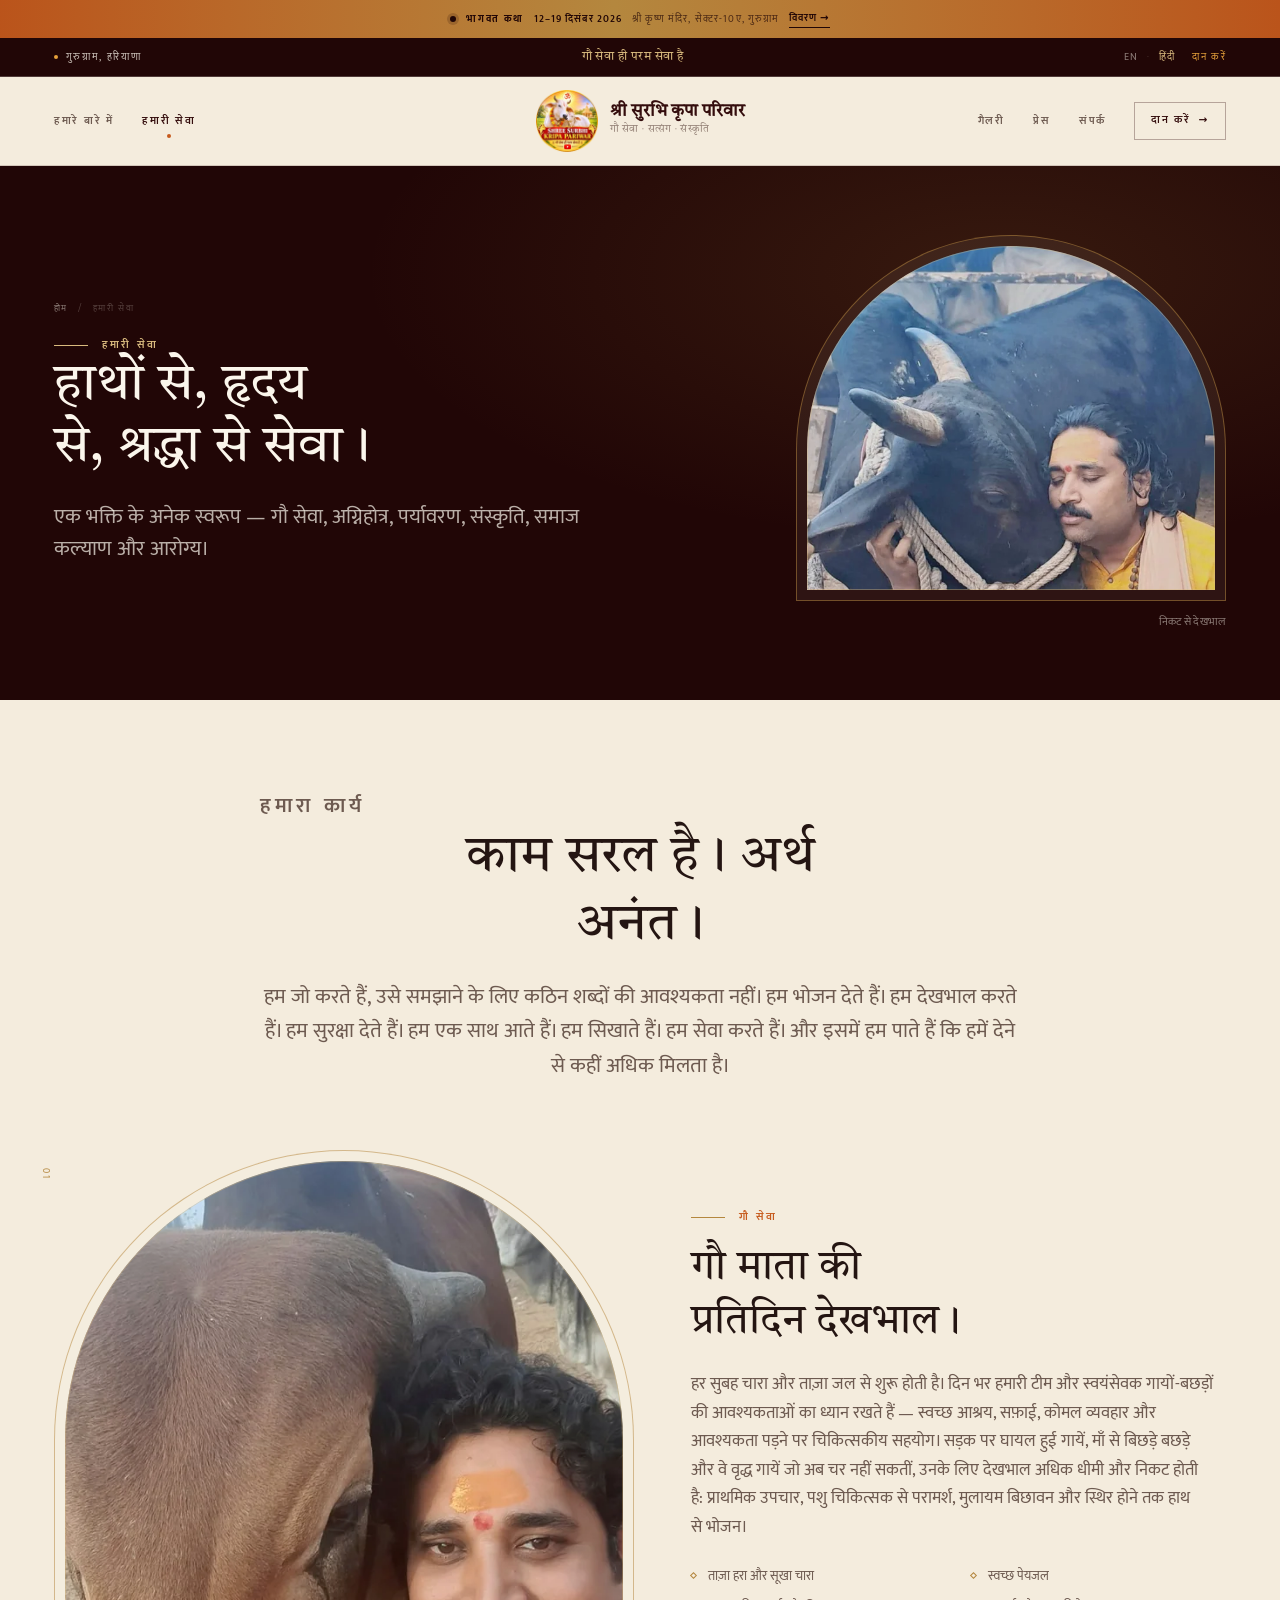
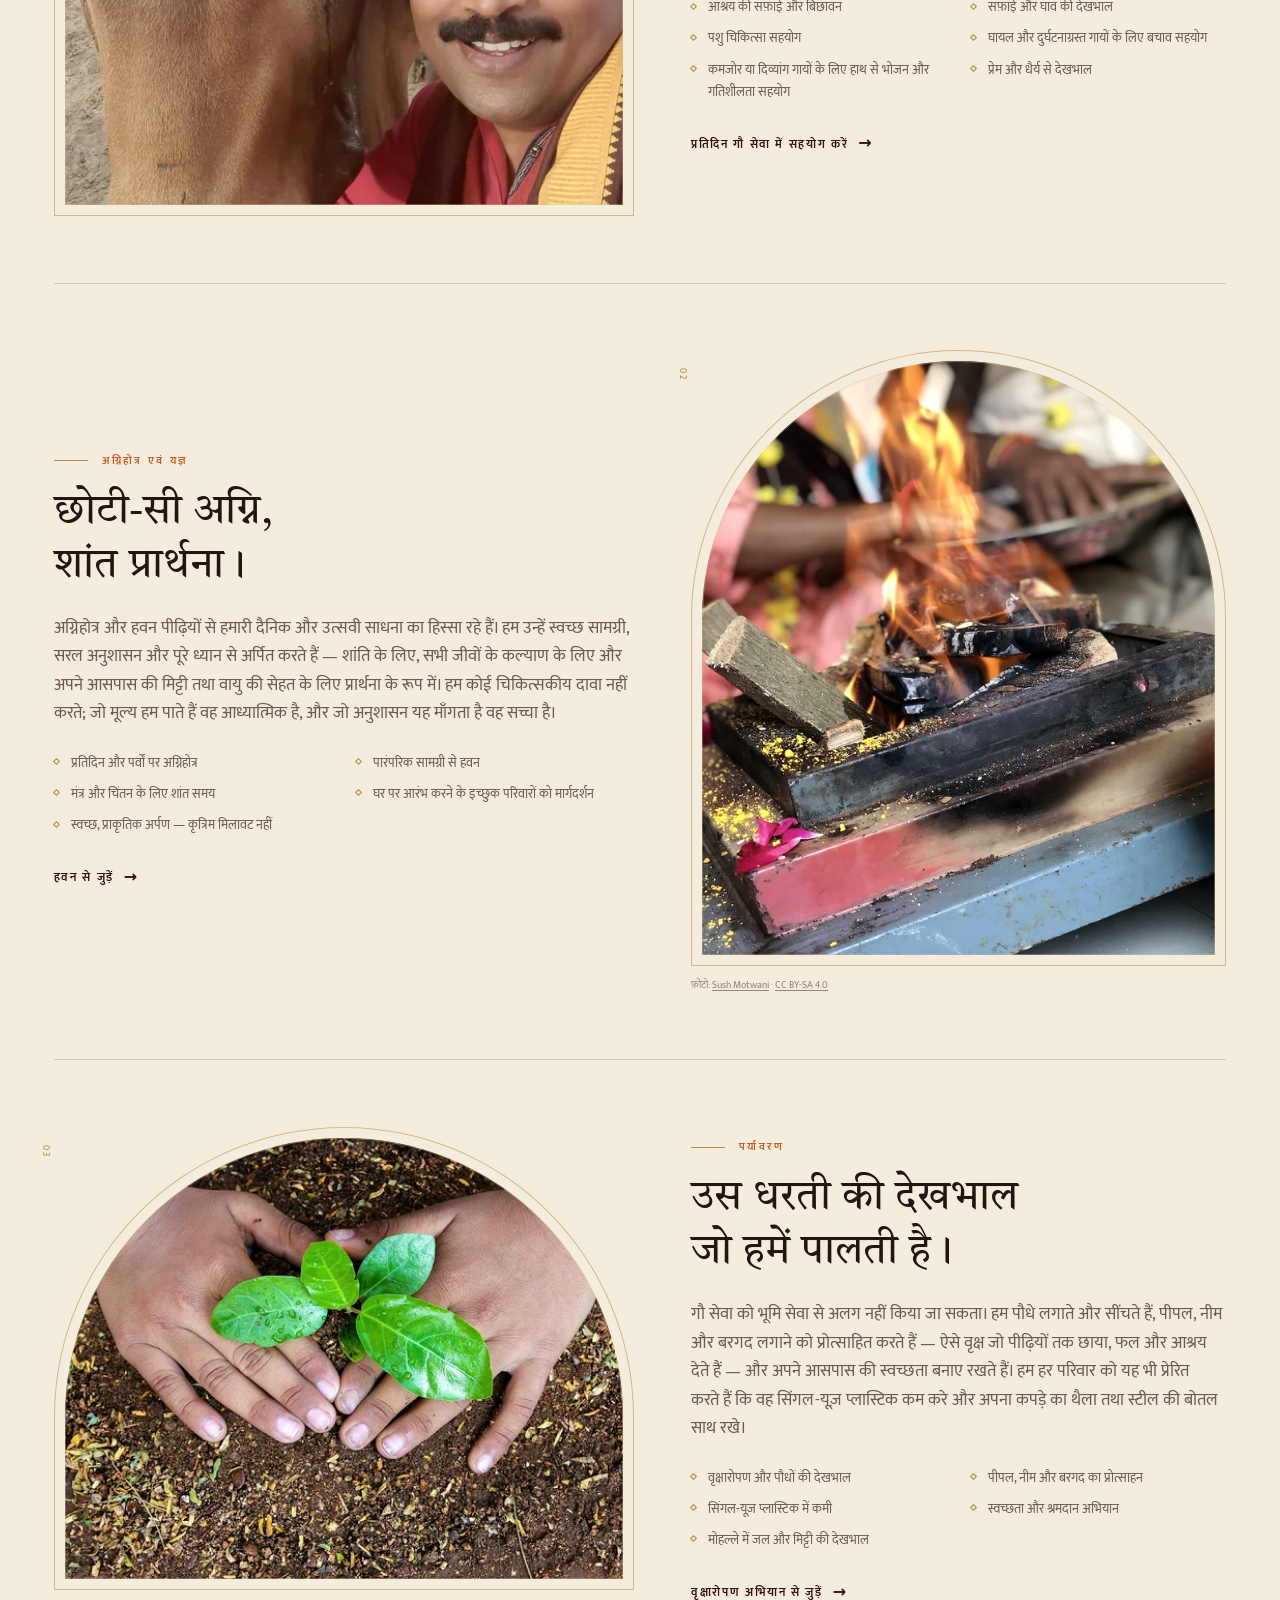
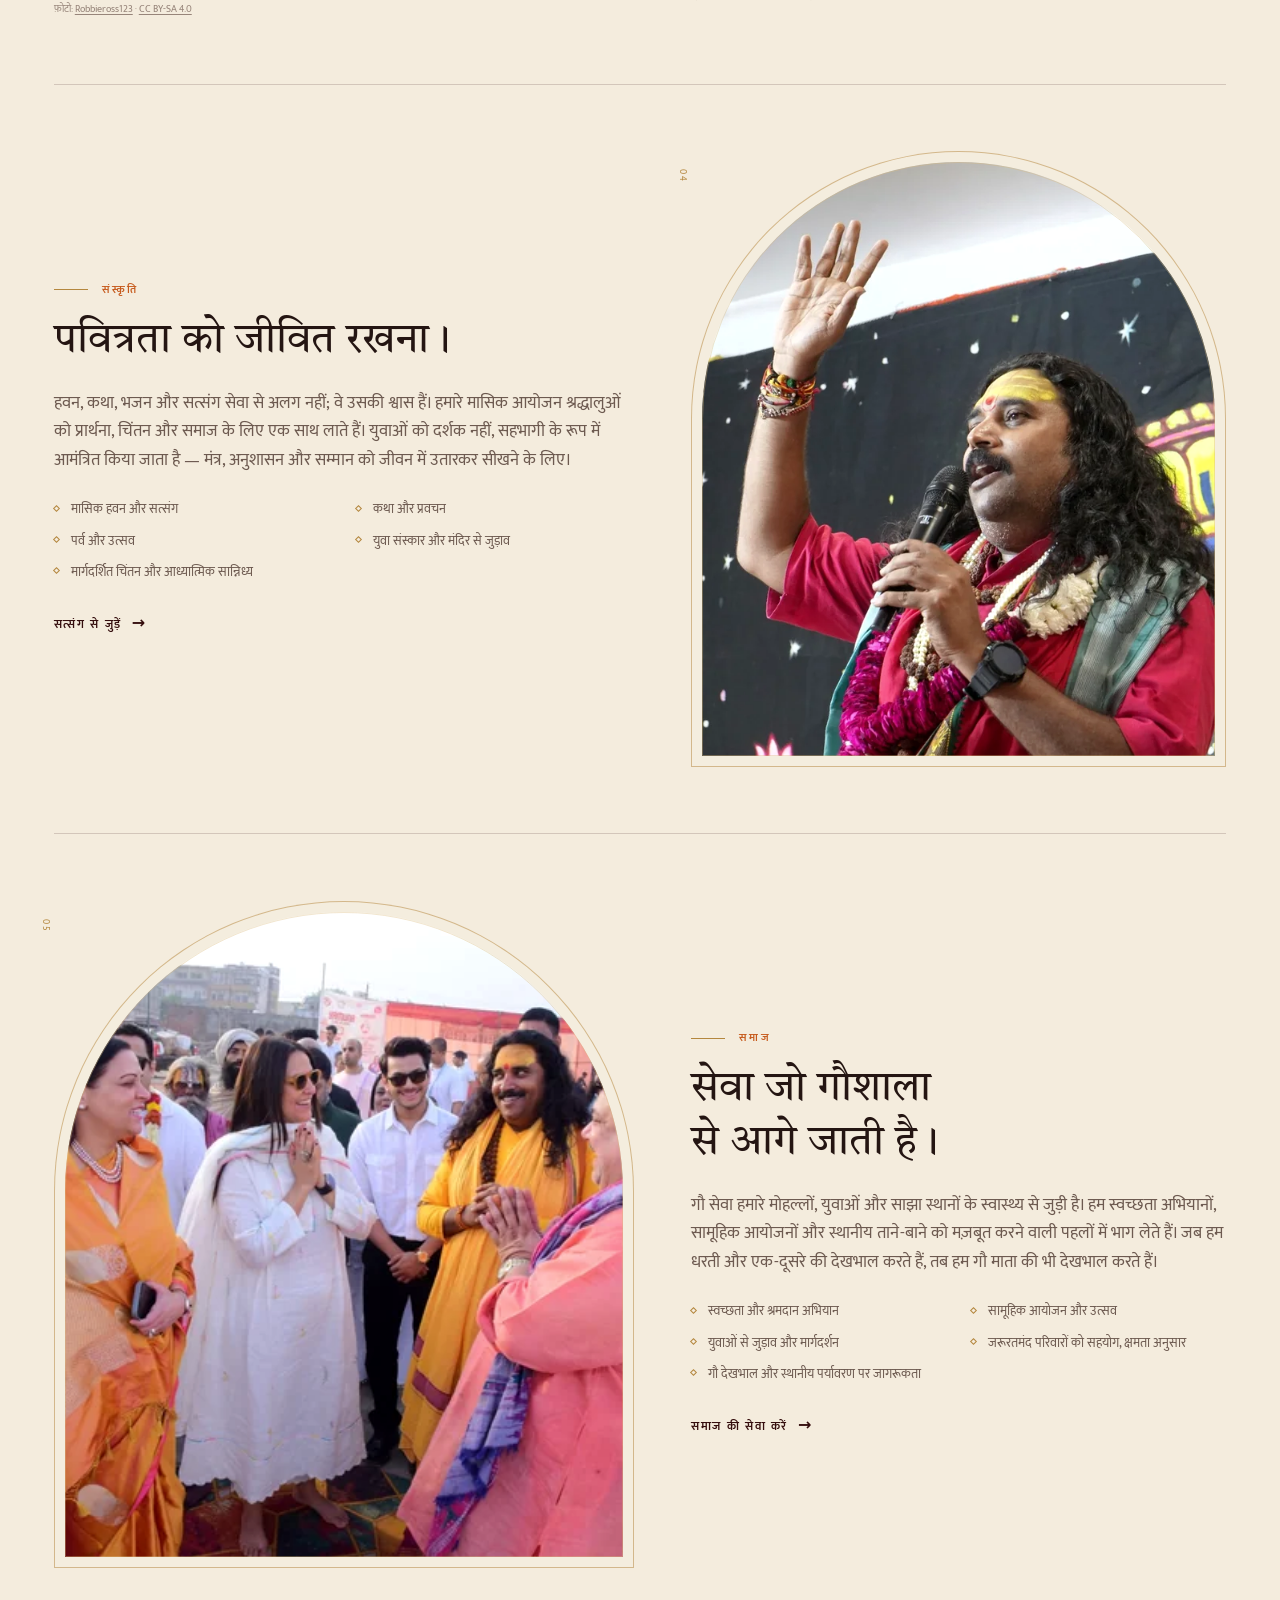
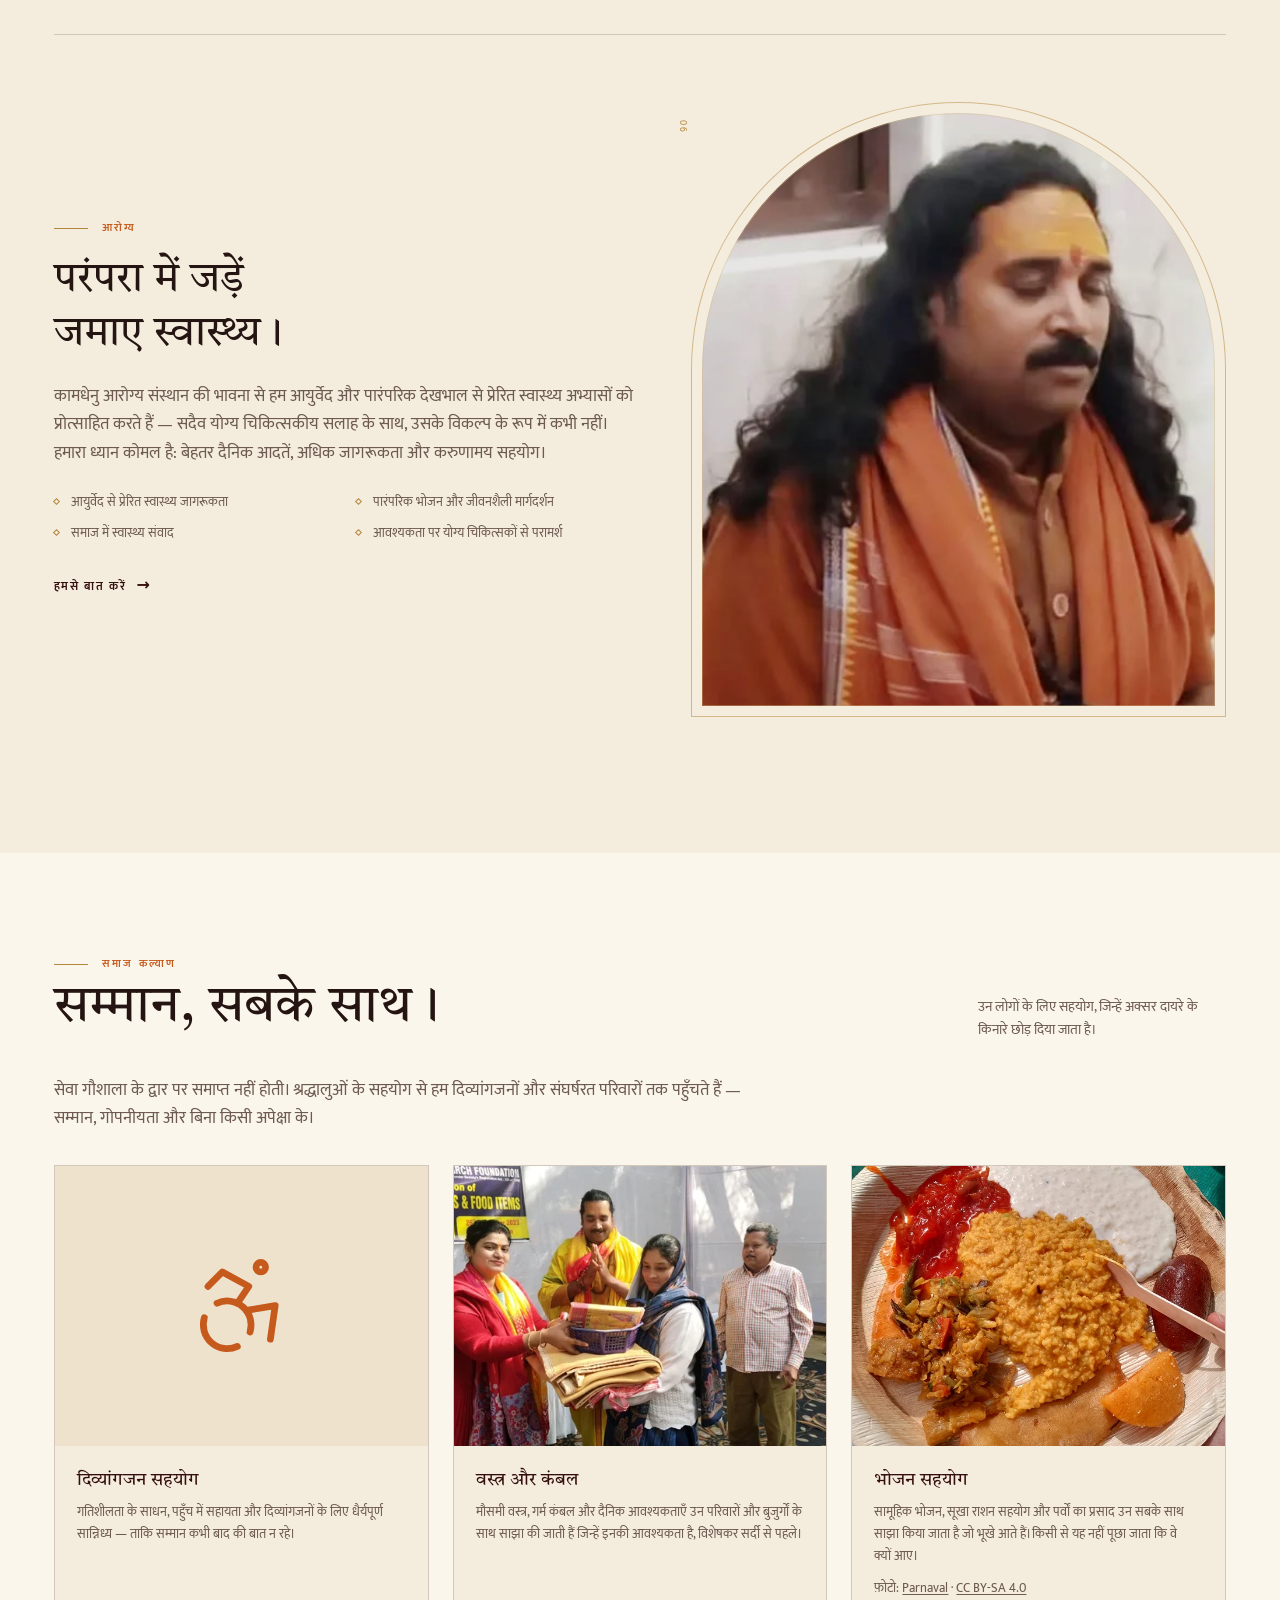
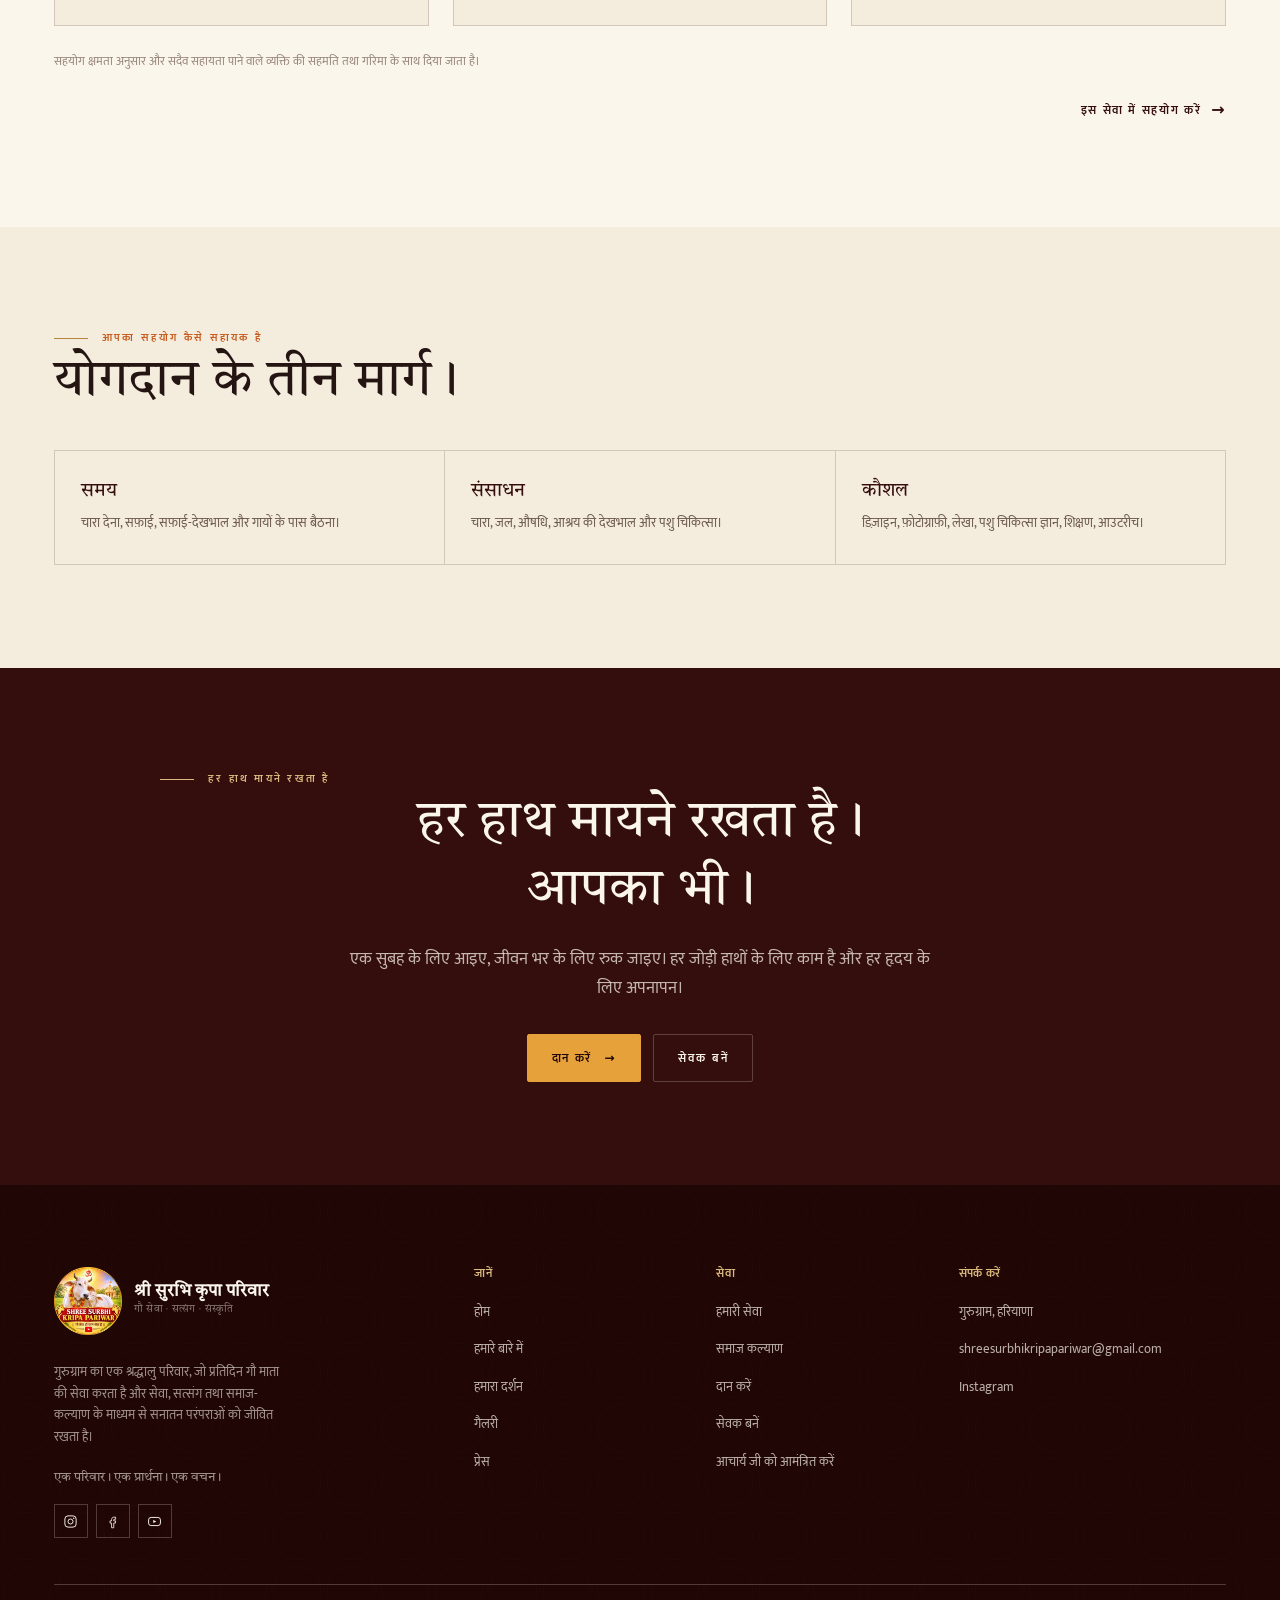
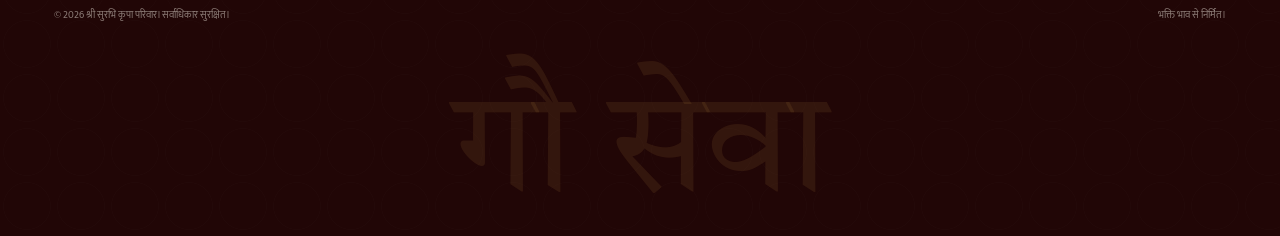
<file: hi/seva.html>
<!DOCTYPE html>
<html lang="hi" class="no-js">
<head>
<meta charset="utf-8">
<meta name="viewport" content="width=device-width, initial-scale=1">
<title>गौ सेवा और सामाजिक पहल | श्री सुरभि कृपा परिवार</title>
<meta name="description" content="श्री सुरभि कृपा परिवार की सेवा जानें: प्रतिदिन गौ सेवा, अग्निहोत्र एवं यज्ञ, पर्यावरण की देखभाल, सनातन संस्कृति, समाज कल्याण और आयुर्वेद से प्रेरित आरोग्य, गुरुग्राम।">
<meta name="robots" content="index,follow">
<meta name="theme-color" content="#210606">
<meta property="og:type" content="website">
<meta property="og:site_name" content="श्री सुरभि कृपा परिवार">
<meta property="og:title" content="गौ सेवा और सामाजिक पहल | श्री सुरभि कृपा परिवार">
<meta property="og:description" content="श्री सुरभि कृपा परिवार की सेवा जानें: प्रतिदिन गौ सेवा, अग्निहोत्र एवं यज्ञ, पर्यावरण की देखभाल, सनातन संस्कृति, समाज कल्याण और आयुर्वेद से प्रेरित आरोग्य, गुरुग्राम।">
<meta property="og:locale" content="hi_IN">
<meta name="twitter:card" content="summary_large_image">
<link rel="icon" href="../assets/brand/favicon.ico" sizes="any">
<link rel="icon" type="image/png" sizes="32x32" href="../assets/brand/favicon-32.png">
<link rel="icon" type="image/png" sizes="192x192" href="../assets/brand/favicon-192.png">
<link rel="apple-touch-icon" href="../assets/brand/apple-touch-icon.png">
<link rel="preconnect" href="https://fonts.googleapis.com">
<link rel="preconnect" href="https://fonts.gstatic.com" crossorigin>
<link href="https://fonts.googleapis.com/css2?family=Cormorant+Garamond:ital,wght@0,400;0,500;0,600;1,400;1,500&family=Mukta:wght@300;400;500;600;700&family=Tiro+Devanagari+Hindi&display=swap" rel="stylesheet">
<link rel="stylesheet" href="../assets/css/theme.css">
<link rel="stylesheet" href="../assets/css/main.css">
<script type="application/ld+json">{"@context": "https://schema.org", "@type": "Organization", "name": "श्री सुरभि कृपा परिवार", "description": "गुरुग्राम का एक श्रद्धालु परिवार, जो प्रतिदिन गौ माता की सेवा करता है और सेवा, सत्संग तथा समाज-कल्याण के माध्यम से सनातन परंपराओं को जीवित रखता है।", "email": "shreesurbhikripapariwar@gmail.com", "founder": {"@type": "Person", "name": "गोप्रेमी आचार्य मनीष हरि जी"}, "address": {"@type": "PostalAddress", "addressLocality": "Gurugram", "addressRegion": "Haryana", "addressCountry": "IN"}, "sameAs": ["https://www.instagram.com/shreesurbhikripapariwar/", "https://www.facebook.com/search/top?q=Shree%20Surbhi%20Kripa%20Pariwar", "https://youtube.com/@acharyamanishhari"]}</script>
</head>
<body>
<a class="skip-link" href="#main">Skip to content</a>
<div class="announcement">
<div class="container announcement__inner">
<a class="announcement__link" href="index.html#katha">
<span class="announcement__dot" aria-hidden="true"></span>
<span class="announcement__label">भागवत कथा</span>
<span class="announcement__when">12–19 दिसंबर 2026</span>
<span class="announcement__where">श्री कृष्ण मंदिर, सेक्टर-10ए, गुरुग्राम</span>
<span class="announcement__cta"><span class="announcement__cta-text">विवरण</span> <span aria-hidden="true">→</span></span>
</a>
</div>
</div><div class="topbar">
<div class="container topbar__inner">
<span class="topbar__place">गुरुग्राम, हरियाणा</span>
<span class="topbar__mantra">गौ सेवा ही परम सेवा है</span>
<div class="topbar__links">
<div class="topbar__lang">
<a href="seva.html" class="" lang="en" hreflang="en">EN</a>
<span>·</span>
<a href="seva.html" class="is-active" lang="hi" hreflang="hi">हिंदी</a>
</div>
<a class="topbar__donate" href="donate.html">दान करें</a>
</div>
</div>
</div><header class="masthead" data-header>
<div class="container masthead__inner">
<nav class="nav nav--left" aria-label="Primary">
<a class="nav__link" href="about.html">हमारे बारे में</a>
<a class="nav__link is-active" href="seva.html">हमारी सेवा</a>
</nav>
<a class="brand" href="index.html" aria-label="श्री सुरभि कृपा परिवार — होम">
<span class="brand__mark" aria-hidden="true"></span>
<span class="brand__text"><span class="brand__name">श्री सुरभि कृपा परिवार</span><span class="brand__sub">गौ सेवा · सत्संग · संस्कृति</span></span>
</a>
<div class="masthead__end">
<nav class="nav nav--right" aria-label="Secondary">
<a class="nav__link" href="gallery.html">गैलरी</a>
<a class="nav__link" href="press.html">प्रेस</a>
<a class="nav__link" href="contact.html">संपर्क</a>
<a class="nav__cta" href="donate.html">दान करें <span aria-hidden="true">→</span></a>
</nav>
<button class="menu-toggle" type="button" data-menu-open aria-controls="site-menu" aria-expanded="false">
<svg class="menu-toggle__icon" viewBox="0 0 24 24" fill="none" aria-hidden="true" focusable="false">
<path d="M3.5 7.5h17" stroke="currentColor" stroke-width="1.3" stroke-linecap="round"/>
<path d="M3.5 12h9.5" stroke="currentColor" stroke-width="1.3" stroke-linecap="round"/>
<path class="menu-toggle__gem" d="M18 10.2 19.8 12 18 13.8 16.2 12Z"/>
<path d="M3.5 16.5h17" stroke="currentColor" stroke-width="1.3" stroke-linecap="round"/>
</svg>
<span class="sr-only">मेनू</span>
</button>
</div>
</div>
</header>
<div class="menu" id="site-menu" aria-hidden="true">
<div class="menu__head">
<span class="menu__brand">श्री सुरभि कृपा परिवार</span>
<button class="menu__close" type="button" data-menu-close aria-label="मेनू बंद करें">×</button>
</div>
<nav class="menu__nav" aria-label="Mobile"><a class="menu__link" href="index.html">होम<span>01</span></a><a class="menu__link" href="about.html">हमारे बारे में<span>02</span></a><a class="menu__link" href="seva.html">हमारी सेवा<span>03</span></a><a class="menu__link" href="gallery.html">गैलरी<span>04</span></a><a class="menu__link" href="press.html">प्रेस<span>05</span></a><a class="menu__link" href="donate.html">दान करें<span>06</span></a><a class="menu__link" href="contact.html">संपर्क<span>07</span></a></nav>
<div class="menu__meta">
<span>गुरुग्राम, हरियाणा, भारत</span>
<span>भेंट पूर्व सूचना पर · सोम–रवि</span>
<a href="mailto:shreesurbhikripapariwar@gmail.com">shreesurbhikripapariwar@gmail.com</a>
<div class="topbar__lang"><a href="seva.html">हिंदी / English</a></div>
</div>
</div>
<main id="main">
<section class="page-hero grain">
<div class="container page-hero__grid">
<div class="reveal">
<nav class="breadcrumb" aria-label="Breadcrumb">
<a href="index.html">होम</a><span aria-hidden="true">/</span><span aria-current="page">हमारी सेवा</span>
</nav>
<p class="eyebrow eyebrow--light">हमारी सेवा</p>
<h1>हाथों से, हृदय से, श्रद्धा से सेवा।</h1>
<p class="page-hero__lede">एक भक्ति के अनेक स्वरूप — गौ सेवा, अग्निहोत्र, पर्यावरण, संस्कृति, समाज कल्याण और आरोग्य।</p>
</div>
<figure class="page-hero__figure reveal reveal--delay-1">
<div class="arch"><img src="../assets/images/gau-seva-black-cow.webp" srcset="../assets/images/gau-seva-black-cow-640.webp 640w, ../assets/images/gau-seva-black-cow-903.webp 903w" sizes="(max-width: 760px) 90vw, 430px" width="903" height="1280" alt="आचार्य मनीष हरि जी काली गाय की देखभाल करते हुए, हाथ उस पर कोमलता से रखा।" loading="eager" decoding="async" fetchpriority="high" class="arch__img"></div>
<figcaption class="page-hero__caption">निकट से देखभाल</figcaption>
</figure>
</div>
</section>

<section class="section section--tight">
<div class="container--narrow seva-intro reveal">
<p class="eyebrow eyebrow--plain">हमारा कार्य</p>
<h2>काम सरल है। अर्थ अनंत।</h2>
<p>हम जो करते हैं, उसे समझाने के लिए कठिन शब्दों की आवश्यकता नहीं। हम भोजन देते हैं। हम देखभाल करते हैं। हम सुरक्षा देते हैं। हम एक साथ आते हैं। हम सिखाते हैं। हम सेवा करते हैं। और इसमें हम पाते हैं कि हमें देने से कहीं अधिक मिलता है।</p>
</div>
<div class="container">
<div class="seva-block" id="gau-seva">
<figure class="seva-block__media reveal">
<span class="seva-block__index">01</span>
<div class="arch"><img src="../assets/images/gau-seva-brown-cow.webp" srcset="../assets/images/gau-seva-brown-cow-640.webp 640w, ../assets/images/gau-seva-brown-cow-900.webp 900w" sizes="(max-width: 760px) 90vw, 510px" width="900" height="1600" alt="आचार्य मनीष हरि जी भूरी गाय के पास, पीछे अन्य गायें।" loading="lazy" decoding="async" class="arch__img"></div>

</figure>
<div class="seva-block__copy reveal reveal--delay-1">
<p class="eyebrow">गौ सेवा</p>
<h2>गौ माता की प्रतिदिन देखभाल।</h2>
<p class="body-copy">हर सुबह चारा और ताज़ा जल से शुरू होती है। दिन भर हमारी टीम और स्वयंसेवक गायों-बछड़ों की आवश्यकताओं का ध्यान रखते हैं — स्वच्छ आश्रय, सफ़ाई, कोमल व्यवहार और आवश्यकता पड़ने पर चिकित्सकीय सहयोग। सड़क पर घायल हुई गायें, माँ से बिछड़े बछड़े और वे वृद्ध गायें जो अब चर नहीं सकतीं, उनके लिए देखभाल अधिक धीमी और निकट होती है: प्राथमिक उपचार, पशु चिकित्सक से परामर्श, मुलायम बिछावन और स्थिर होने तक हाथ से भोजन।</p>
<ul class="checklist"><li>ताज़ा हरा और सूखा चारा</li><li>स्वच्छ पेयजल</li><li>आश्रय की सफ़ाई और बिछावन</li><li>सफ़ाई और घाव की देखभाल</li><li>पशु चिकित्सा सहयोग</li><li>घायल और दुर्घटनाग्रस्त गायों के लिए बचाव सहयोग</li><li>कमजोर या दिव्यांग गायों के लिए हाथ से भोजन और गतिशीलता सहयोग</li><li>प्रेम और धैर्य से देखभाल</li></ul>
<div class="seva-block__actions"><a class="link-arrow" href="donate.html">प्रतिदिन गौ सेवा में सहयोग करें</a></div>
</div>
</div><div class="seva-block seva-block--reverse" id="agnihotra">
<figure class="seva-block__media reveal">
<span class="seva-block__index">02</span>
<div class="arch"><img src="../assets/images/agnihotra-yagya.webp" srcset="../assets/images/agnihotra-yagya-640.webp 640w, ../assets/images/agnihotra-yagya-1080.webp 1080w, ../assets/images/agnihotra-yagya-1280.webp 1280w" sizes="(max-width: 760px) 90vw, 510px" width="1280" height="1707" alt="अग्निहोत्र के लिए तैयार हवन कुंड, पवित्र अग्नि और अर्पण।" loading="lazy" decoding="async" class="arch__img"></div>
<figcaption class="img-credit">फ़ोटो: <a href="https://commons.wikimedia.org/wiki/File:Havan_kund_(_Fire_pit_).jpg" target="_blank" rel="noopener noreferrer">Sush Motwani</a> · <a href="https://creativecommons.org/licenses/by-sa/4.0/" target="_blank" rel="noopener noreferrer">CC BY-SA 4.0</a></figcaption>
</figure>
<div class="seva-block__copy reveal reveal--delay-1">
<p class="eyebrow">अग्निहोत्र एवं यज्ञ</p>
<h2>छोटी-सी अग्नि, शांत प्रार्थना।</h2>
<p class="body-copy">अग्निहोत्र और हवन पीढ़ियों से हमारी दैनिक और उत्सवी साधना का हिस्सा रहे हैं। हम उन्हें स्वच्छ सामग्री, सरल अनुशासन और पूरे ध्यान से अर्पित करते हैं — शांति के लिए, सभी जीवों के कल्याण के लिए और अपने आसपास की मिट्टी तथा वायु की सेहत के लिए प्रार्थना के रूप में। हम कोई चिकित्सकीय दावा नहीं करते; जो मूल्य हम पाते हैं वह आध्यात्मिक है, और जो अनुशासन यह माँगता है वह सच्चा है।</p>
<ul class="checklist"><li>प्रतिदिन और पर्वों पर अग्निहोत्र</li><li>पारंपरिक सामग्री से हवन</li><li>मंत्र और चिंतन के लिए शांत समय</li><li>घर पर आरंभ करने के इच्छुक परिवारों को मार्गदर्शन</li><li>स्वच्छ, प्राकृतिक अर्पण — कृत्रिम मिलावट नहीं</li></ul>
<div class="seva-block__actions"><a class="link-arrow" href="contact.html">हवन से जुड़ें</a></div>
</div>
</div><div class="seva-block" id="environment">
<figure class="seva-block__media seva-block__media--wide reveal">
<span class="seva-block__index">03</span>
<div class="arch"><img src="../assets/images/tree-plantation.webp" srcset="../assets/images/tree-plantation-640.webp 640w, ../assets/images/tree-plantation-1080.webp 1080w, ../assets/images/tree-plantation-1280.webp 1280w" sizes="(max-width: 760px) 90vw, 510px" width="1280" height="853" alt="तैयार मिट्टी में हाथों से छोटा पौधा लगाते हुए।" loading="lazy" decoding="async" class="arch__img"></div>
<figcaption class="img-credit">फ़ोटो: <a href="https://commons.wikimedia.org/wiki/File:Plant_a_Sapling_for_Better_Future.jpg" target="_blank" rel="noopener noreferrer">Robbieross123</a> · <a href="https://creativecommons.org/licenses/by-sa/4.0/" target="_blank" rel="noopener noreferrer">CC BY-SA 4.0</a></figcaption>
</figure>
<div class="seva-block__copy reveal reveal--delay-1">
<p class="eyebrow">पर्यावरण</p>
<h2>उस धरती की देखभाल जो हमें पालती है।</h2>
<p class="body-copy">गौ सेवा को भूमि सेवा से अलग नहीं किया जा सकता। हम पौधे लगाते और सींचते हैं, पीपल, नीम और बरगद लगाने को प्रोत्साहित करते हैं — ऐसे वृक्ष जो पीढ़ियों तक छाया, फल और आश्रय देते हैं — और अपने आसपास की स्वच्छता बनाए रखते हैं। हम हर परिवार को यह भी प्रेरित करते हैं कि वह सिंगल-यूज़ प्लास्टिक कम करे और अपना कपड़े का थैला तथा स्टील की बोतल साथ रखे।</p>
<ul class="checklist"><li>वृक्षारोपण और पौधों की देखभाल</li><li>पीपल, नीम और बरगद का प्रोत्साहन</li><li>सिंगल-यूज़ प्लास्टिक में कमी</li><li>स्वच्छता और श्रमदान अभियान</li><li>मोहल्ले में जल और मिट्टी की देखभाल</li></ul>
<div class="seva-block__actions"><a class="link-arrow" href="contact.html#volunteer">वृक्षारोपण अभियान से जुड़ें</a></div>
</div>
</div><div class="seva-block seva-block--reverse" id="sanskriti">
<figure class="seva-block__media reveal">
<span class="seva-block__index">04</span>
<div class="arch"><img src="../assets/images/acharya-stage.webp" srcset="../assets/images/acharya-stage-640.webp 640w, ../assets/images/acharya-stage-899.webp 899w" sizes="(max-width: 760px) 90vw, 510px" width="899" height="1600" alt="आचार्य मनीष हरि जी माइक से सत्संग में बोलते हुए, एक हाथ उठा हुआ।" loading="lazy" decoding="async" class="arch__img"></div>

</figure>
<div class="seva-block__copy reveal reveal--delay-1">
<p class="eyebrow">संस्कृति</p>
<h2>पवित्रता को जीवित रखना।</h2>
<p class="body-copy">हवन, कथा, भजन और सत्संग सेवा से अलग नहीं; वे उसकी श्वास हैं। हमारे मासिक आयोजन श्रद्धालुओं को प्रार्थना, चिंतन और समाज के लिए एक साथ लाते हैं। युवाओं को दर्शक नहीं, सहभागी के रूप में आमंत्रित किया जाता है — मंत्र, अनुशासन और सम्मान को जीवन में उतारकर सीखने के लिए।</p>
<ul class="checklist"><li>मासिक हवन और सत्संग</li><li>कथा और प्रवचन</li><li>पर्व और उत्सव</li><li>युवा संस्कार और मंदिर से जुड़ाव</li><li>मार्गदर्शित चिंतन और आध्यात्मिक सान्निध्य</li></ul>
<div class="seva-block__actions"><a class="link-arrow" href="contact.html">सत्संग से जुड़ें</a></div>
</div>
</div><div class="seva-block" id="samaj">
<figure class="seva-block__media reveal">
<span class="seva-block__index">05</span>
<div class="arch"><img src="../assets/images/community-event.webp" srcset="../assets/images/community-event-640.webp 640w, ../assets/images/community-event-1080.webp 1080w, ../assets/images/community-event-1600.webp 1600w" sizes="(max-width: 760px) 90vw, 510px" width="1600" height="1068" alt="आचार्य मनीष हरि जी समाज के लोगों और संतों के साथ बाहरी आयोजन में।" loading="lazy" decoding="async" class="arch__img"></div>

</figure>
<div class="seva-block__copy reveal reveal--delay-1">
<p class="eyebrow">समाज</p>
<h2>सेवा जो गौशाला से आगे जाती है।</h2>
<p class="body-copy">गौ सेवा हमारे मोहल्लों, युवाओं और साझा स्थानों के स्वास्थ्य से जुड़ी है। हम स्वच्छता अभियानों, सामूहिक आयोजनों और स्थानीय ताने-बाने को मज़बूत करने वाली पहलों में भाग लेते हैं। जब हम धरती और एक-दूसरे की देखभाल करते हैं, तब हम गौ माता की भी देखभाल करते हैं।</p>
<ul class="checklist"><li>स्वच्छता और श्रमदान अभियान</li><li>सामूहिक आयोजन और उत्सव</li><li>युवाओं से जुड़ाव और मार्गदर्शन</li><li>जरूरतमंद परिवारों को सहयोग, क्षमता अनुसार</li><li>गौ देखभाल और स्थानीय पर्यावरण पर जागरूकता</li></ul>
<div class="seva-block__actions"><a class="link-arrow" href="contact.html#volunteer">समाज की सेवा करें</a></div>
</div>
</div><div class="seva-block seva-block--reverse" id="arogya">
<figure class="seva-block__media reveal">
<span class="seva-block__index">06</span>
<div class="arch"><img src="../assets/images/acharya-contemplation.webp" srcset="../assets/images/acharya-contemplation-640.webp 640w, ../assets/images/acharya-contemplation-1080.webp 1080w" sizes="(max-width: 760px) 90vw, 510px" width="1080" height="924" alt="आचार्य मनीष हरि जी शांत ध्यान में, आँखें बंद।" loading="lazy" decoding="async" class="arch__img"></div>

</figure>
<div class="seva-block__copy reveal reveal--delay-1">
<p class="eyebrow">आरोग्य</p>
<h2>परंपरा में जड़ें जमाए स्वास्थ्य।</h2>
<p class="body-copy">कामधेनु आरोग्य संस्थान की भावना से हम आयुर्वेद और पारंपरिक देखभाल से प्रेरित स्वास्थ्य अभ्यासों को प्रोत्साहित करते हैं — सदैव योग्य चिकित्सकीय सलाह के साथ, उसके विकल्प के रूप में कभी नहीं। हमारा ध्यान कोमल है: बेहतर दैनिक आदतें, अधिक जागरूकता और करुणामय सहयोग।</p>
<ul class="checklist"><li>आयुर्वेद से प्रेरित स्वास्थ्य जागरूकता</li><li>पारंपरिक भोजन और जीवनशैली मार्गदर्शन</li><li>समाज में स्वास्थ्य संवाद</li><li>आवश्यकता पर योग्य चिकित्सकों से परामर्श</li></ul>
<div class="seva-block__actions"><a class="link-arrow" href="contact.html">हमसे बात करें</a></div>
</div>
</div>
</div>
</section>

<section class="section section--raised welfare" id="social-welfare">
<div class="container">
<div class="values__head reveal">
<div><p class="eyebrow">समाज कल्याण</p><h2>सम्मान, सबके साथ।</h2></div>
<p class="pillars__head-note">उन लोगों के लिए सहयोग, जिन्हें अक्सर दायरे के किनारे छोड़ दिया जाता है।</p>
</div>
<p class="welfare__intro body-copy reveal">सेवा गौशाला के द्वार पर समाप्त नहीं होती। श्रद्धालुओं के सहयोग से हम दिव्यांगजनों और संघर्षरत परिवारों तक पहुँचते हैं — सम्मान, गोपनीयता और बिना किसी अपेक्षा के।</p>
<div class="welfare-grid"><article class="welfare-card reveal">
<div class="welfare-card__media"><svg class="welfare-card__icon" viewBox="0 0 24 24" fill="none" stroke="currentColor" stroke-width="1.4" stroke-linecap="round" stroke-linejoin="round" aria-hidden="true" focusable="false">
<circle cx="16" cy="4" r="1"/>
<path d="m18 19 1-7-6 1"/>
<path d="m5 8 3-3 5.5 3-2.36 3.5"/>
<path d="M4.24 14.5a5 5 0 0 0 6.88 6"/>
<path d="M13.76 17.5a5 5 0 0 0-6.88-6"/>
</svg></div>
<div class="welfare-card__body">
<h3>दिव्यांगजन सहयोग</h3>
<p>गतिशीलता के साधन, पहुँच में सहायता और दिव्यांगजनों के लिए धैर्यपूर्ण सान्निध्य — ताकि सम्मान कभी बाद की बात न रहे।</p>

</div>
</article><article class="welfare-card reveal">
<div class="welfare-card__media"><img src="../assets/images/winter-blanket-handover.webp" srcset="../assets/images/winter-blanket-handover-640.webp 640w, ../assets/images/winter-blanket-handover-1080.webp 1080w, ../assets/images/winter-blanket-handover-1600.webp 1600w" sizes="(max-width: 760px) 92vw, 33vw" width="1600" height="900" alt="वस्त्र और कंबल" loading="lazy" decoding="async" class="welfare-card__img"></div>
<div class="welfare-card__body">
<h3>वस्त्र और कंबल</h3>
<p>मौसमी वस्त्र, गर्म कंबल और दैनिक आवश्यकताएँ उन परिवारों और बुजुर्गों के साथ साझा की जाती हैं जिन्हें इनकी आवश्यकता है, विशेषकर सर्दी से पहले।</p>

</div>
</article><article class="welfare-card reveal">
<div class="welfare-card__media"><img src="../assets/images/community-meal.webp" srcset="../assets/images/community-meal-640.webp 640w, ../assets/images/community-meal-1080.webp 1080w, ../assets/images/community-meal-1280.webp 1280w" sizes="(max-width: 760px) 92vw, 33vw" width="1280" height="1271" alt="भोजन सहयोग" loading="lazy" decoding="async" class="welfare-card__img"></div>
<div class="welfare-card__body">
<h3>भोजन सहयोग</h3>
<p>सामूहिक भोजन, सूखा राशन सहयोग और पर्वों का प्रसाद उन सबके साथ साझा किया जाता है जो भूखे आते हैं। किसी से यह नहीं पूछा जाता कि वे क्यों आए।</p>
<p class="img-credit">फ़ोटो: <a href="https://commons.wikimedia.org/wiki/File:Bangla_Community_Meal_served_at_Saraswati_Puja.jpg" target="_blank" rel="noopener noreferrer">Parnaval</a> · <a href="https://creativecommons.org/licenses/by-sa/4.0/" target="_blank" rel="noopener noreferrer">CC BY-SA 4.0</a></p>
</div>
</article></div>
<p class="welfare__note note">सहयोग क्षमता अनुसार और सदैव सहायता पाने वाले व्यक्ति की सहमति तथा गरिमा के साथ दिया जाता है।</p>
<div class="mosaic__link"><a class="link-arrow" href="donate.html">इस सेवा में सहयोग करें</a></div>
</div>
</section>

<section class="section">
<div class="container">
<div class="values__head reveal">
<div><p class="eyebrow">आपका सहयोग कैसे सहायक है</p><h2>योगदान के तीन मार्ग।</h2></div>
</div>
<div class="seva-aside"><article class="reveal"><h3>समय</h3><p>चारा देना, सफ़ाई, सफ़ाई-देखभाल और गायों के पास बैठना।</p></article><article class="reveal"><h3>संसाधन</h3><p>चारा, जल, औषधि, आश्रय की देखभाल और पशु चिकित्सा।</p></article><article class="reveal"><h3>कौशल</h3><p>डिज़ाइन, फ़ोटोग्राफ़ी, लेखा, पशु चिकित्सा ज्ञान, शिक्षण, आउटरीच।</p></article></div>
</div>
</section>

<section class="section section--maroon grain cta-band">
<div class="container--narrow reveal">
<p class="eyebrow eyebrow--light">हर हाथ मायने रखता है</p>
<h2>हर हाथ मायने रखता है। आपका भी।</h2>
<p class="body-copy">एक सुबह के लिए आइए, जीवन भर के लिए रुक जाइए। हर जोड़ी हाथों के लिए काम है और हर हृदय के लिए अपनापन।</p>
<div class="cta-band__actions">
<a class="btn btn--primary" href="donate.html">दान करें <span class="btn__arrow" aria-hidden="true">→</span></a>
<a class="btn btn--ghost" href="contact.html#volunteer">सेवक बनें</a>
</div>
</div>
</section>
</main><footer class="footer">
<div class="container footer__top">
<div class="footer__brand">
<a class="brand" href="index.html" aria-label="श्री सुरभि कृपा परिवार">
<span class="brand__mark" aria-hidden="true"></span>
<span class="brand__text"><span class="brand__name">श्री सुरभि कृपा परिवार</span><span class="brand__sub">गौ सेवा · सत्संग · संस्कृति</span></span>
</a>
<p>गुरुग्राम का एक श्रद्धालु परिवार, जो प्रतिदिन गौ माता की सेवा करता है और सेवा, सत्संग तथा समाज-कल्याण के माध्यम से सनातन परंपराओं को जीवित रखता है।</p>
<p class="footer__mantra">एक परिवार। एक प्रार्थना। एक वचन।</p>
<div class="social"><a href="https://www.instagram.com/shreesurbhikripapariwar/" target="_blank" rel="noopener noreferrer" aria-label="Instagram"><svg viewBox="0 0 24 24" fill="none" aria-hidden="true"><rect x="3" y="3" width="18" height="18" rx="5" stroke="currentColor" stroke-width="1.5"/><circle cx="12" cy="12" r="4" stroke="currentColor" stroke-width="1.5"/><circle cx="17.2" cy="6.8" r="1.1" fill="currentColor"/></svg></a><a href="https://www.facebook.com/search/top?q=Shree%20Surbhi%20Kripa%20Pariwar" target="_blank" rel="noopener noreferrer" aria-label="Facebook"><svg viewBox="0 0 24 24" fill="none" aria-hidden="true"><path d="M14.5 8.5H17V5h-2.5C12 5 10.5 6.7 10.5 9v2H8v3.5h2.5V22H14v-7.5h2.7L17 11h-3V9.3c0-.5.2-.8.5-.8Z" stroke="currentColor" stroke-width="1.3" stroke-linejoin="round"/></svg></a><a href="https://youtube.com/@acharyamanishhari" target="_blank" rel="noopener noreferrer" aria-label="YouTube"><svg viewBox="0 0 24 24" fill="none" aria-hidden="true"><rect x="2.5" y="5.5" width="19" height="13" rx="4" stroke="currentColor" stroke-width="1.5"/><path d="m10 9.5 5 2.5-5 2.5v-5Z" fill="currentColor"/></svg></a></div>
</div>
<div class="footer__col">
<h3>जानें</h3>
<ul>
<li><a href="index.html">होम</a></li>
<li><a href="about.html">हमारे बारे में</a></li>
<li><a href="about.html#philosophy">हमारा दर्शन</a></li>
<li><a href="gallery.html">गैलरी</a></li>
<li><a href="press.html">प्रेस</a></li>
</ul>
</div>
<div class="footer__col">
<h3>सेवा</h3>
<ul>
<li><a href="seva.html">हमारी सेवा</a></li>
<li><a href="seva.html#social-welfare">समाज कल्याण</a></li>
<li><a href="donate.html">दान करें</a></li>
<li><a href="contact.html#volunteer">सेवक बनें</a></li>
<li><a href="contact.html#invite">आचार्य जी को आमंत्रित करें</a></li>
</ul>
</div>
<div class="footer__col">
<h3>संपर्क करें</h3>
<ul>
<li><a href="contact.html">गुरुग्राम, हरियाणा</a></li>
<li><a href="mailto:shreesurbhikripapariwar@gmail.com">shreesurbhikripapariwar@gmail.com</a></li>
<li><a href="https://www.instagram.com/shreesurbhikripapariwar/" target="_blank" rel="noopener noreferrer">Instagram</a></li>
</ul>
</div>
</div>
<div class="container footer__bottom">
<span>© 2026 श्री सुरभि कृपा परिवार। सर्वाधिकार सुरक्षित।</span>
<span>भक्ति भाव से निर्मित।</span>
</div>
<div class="footer__watermark" aria-hidden="true"><span>गौ सेवा</span></div>
</footer>
<script src="../assets/js/site.js" defer></script></body></html>
</file>
<file: assets/css/theme.css>
/* ==========================================================================
   SHREE SURBHI KRIPA PARIWAR — THEME TOKENS
   --------------------------------------------------------------------------
   This is the ONLY file you need to edit to change the visual identity.
   Every colour, font, size, radius and shadow used by the site is defined
   here as a CSS custom property. No colour is hard-coded in main.css.
   ========================================================================== */

:root {
  /* ---- Typography ------------------------------------------------------ */
  --font-display: "Cormorant Garamond", "Iowan Old Style", Georgia, serif;
  --font-hindi: "Tiro Devanagari Hindi", "Noto Serif Devanagari", "Nirmala UI", serif;
  --font-body: "Mukta", "Segoe UI", system-ui, sans-serif;
  --font-mono: "SFMono-Regular", Consolas, "Liberation Mono", monospace;

  --step--1: clamp(0.78rem, 0.74rem + 0.18vw, 0.88rem);
  --step-0: clamp(0.98rem, 0.94rem + 0.2vw, 1.08rem);
  --step-1: clamp(1.12rem, 1.02rem + 0.45vw, 1.3rem);
  --step-2: clamp(1.35rem, 1.15rem + 0.85vw, 1.8rem);
  --step-3: clamp(1.7rem, 1.35rem + 1.55vw, 2.6rem);
  --step-4: clamp(2rem, 1.4rem + 2.35vw, 3.8rem);
  --step-5: clamp(2.2rem, 1.35rem + 4.2vw, 5.8rem);
  --step-6: clamp(2.9rem, 1.2rem + 6.2vw, 7rem);

  /* ---- Core palette ---------------------------------------------------- */
  --color-paper: #f4ecdd;
  --color-paper-raised: #fbf6ec;
  --color-paper-deep: #e8d8bf;
  --color-paper-warm: #efe2cd;

  --color-ink: #241512;
  --color-ink-muted: #6d5a50;
  --color-ink-faint: #97857a;

  --color-maroon: #340d0d;
  --color-maroon-deep: #210606;
  --color-maroon-soft: #4e1917;
  --color-saffron: #c65a1c;
  --color-marigold: #e6a13b;
  --color-gold: #b4873e;
  --color-gold-soft: #d9ba7e;
  --color-green: #2b4934;
  --color-white: #fffdf8;
  --color-black: #120b09;

  /* ---- Derived colours (automatically follow the palette above) -------- */
  --line: color-mix(in srgb, var(--color-maroon) 17%, transparent);
  --line-strong: color-mix(in srgb, var(--color-maroon) 32%, transparent);
  --line-light: color-mix(in srgb, var(--color-paper-raised) 22%, transparent);
  --line-gold: color-mix(in srgb, var(--color-gold) 52%, transparent);
  --overlay: color-mix(in srgb, var(--color-maroon-deep) 76%, transparent);
  --overlay-soft: color-mix(in srgb, var(--color-maroon-deep) 42%, transparent);
  --paper-veil: color-mix(in srgb, var(--color-paper-raised) 88%, transparent);
  --ink-veil: color-mix(in srgb, var(--color-ink) 72%, transparent);
  --gold-wash: color-mix(in srgb, var(--color-gold) 13%, transparent);
  --saffron-wash: color-mix(in srgb, var(--color-saffron) 10%, transparent);
  --paper-fade: color-mix(in srgb, var(--color-paper) 72%, transparent);

  /* ---- Scrollbar ------------------------------------------------------- */
  --scrollbar-track: var(--color-paper-warm);
  --scrollbar-thumb: color-mix(in srgb, var(--color-gold) 72%, var(--color-maroon));
  --scrollbar-thumb-hover: var(--color-saffron);

  /* ---- Shadows --------------------------------------------------------- */
  --shadow-deep: 0 40px 100px color-mix(in srgb, var(--color-black) 28%, transparent);
  --shadow-soft: 0 24px 70px color-mix(in srgb, var(--color-black) 13%, transparent);
  --shadow-card: 0 14px 40px color-mix(in srgb, var(--color-black) 8%, transparent);
  --glow-gold: 0 0 0 1px var(--line-gold), 0 0 60px color-mix(in srgb, var(--color-gold) 16%, transparent);

  /* ---- Layout ---------------------------------------------------------- */
  --container: 1240px;
  --container-narrow: 960px;
  --container-wide: 1440px;
  --gutter: clamp(20px, 4.2vw, 68px);
  --section-y: clamp(68px, 8vw, 116px);
  --section-y-tight: clamp(46px, 5.4vw, 78px);
  --header-height: 88px;
  --topbar-height: 38px;

  /* ---- Shape & motion -------------------------------------------------- */
  --radius-none: 0px;
  --radius-xs: 2px;
  --radius-sm: 6px;
  --radius-pill: 999px;
  --ease-out: cubic-bezier(0.16, 1, 0.3, 1);
  --ease-soft: cubic-bezier(0.25, 0.46, 0.45, 0.94);
  --speed-fast: 0.28s;
  --speed: 0.65s;
  --speed-slow: 1.2s;

  /* ---- Decorative ------------------------------------------------------ */
  --grain-opacity: 0.035;
  --jali-size: 72px;
  --jali-opacity: 0.07;
  --hero-image-position: 50% 28%;
  color-scheme: light;
}

/* Optional alternate themes. Add data-theme="..." to <html> to preview.
   The site ships with the "saffron" theme above. */
html[data-theme="indigo"] {
  --color-paper: #f0ece3;
  --color-paper-raised: #faf7f0;
  --color-paper-deep: #ded6c6;
  --color-maroon: #111a33;
  --color-maroon-deep: #0a1020;
  --color-maroon-soft: #1d2a4a;
  --color-saffron: #b3481e;
  --color-marigold: #d99a3e;
  --color-gold: #a98a4a;
  --color-gold-soft: #d5bf8b;
}

html[data-theme="forest"] {
  --color-paper: #eef0e6;
  --color-paper-raised: #f8f8f0;
  --color-paper-deep: #d7dccb;
  --color-maroon: #172b1f;
  --color-maroon-deep: #0c1a12;
  --color-maroon-soft: #264434;
  --color-saffron: #b9591d;
  --color-marigold: #dca344;
  --color-gold: #a98c4d;
  --color-gold-soft: #d4c08c;
}
</file>
<file: assets/css/main.css>
/* ==========================================================================
   SHREE SURBHI KRIPA PARIWAR — MAIN STYLES
   All colours come from theme.css. Do not add raw colour values here.
   ========================================================================== */

*,
*::before,
*::after { box-sizing: border-box; }

html {
  scroll-behavior: smooth;
  -webkit-text-size-adjust: 100%;
  text-rendering: optimizeLegibility;
}

body {
  margin: 0;
  background: var(--color-paper);
  color: var(--color-ink);
  font-family: var(--font-body);
  font-size: var(--step-0);
  font-weight: 400;
  line-height: 1.65;
  overflow-x: hidden;
  -webkit-font-smoothing: antialiased;
}

body.is-locked { overflow: hidden; }

img { max-width: 100%; height: auto; display: block; }
a { color: inherit; text-decoration: none; }
button, input, textarea, select { font: inherit; color: inherit; }
button { cursor: pointer; }
h1, h2, h3, h4, p, figure, blockquote { margin: 0; }
ul, ol { margin: 0; padding: 0; list-style: none; }
::selection { background: var(--color-marigold); color: var(--color-maroon-deep); }

/* ---- Scrollbars --------------------------------------------------------- */
html {
  scrollbar-color: var(--scrollbar-thumb) var(--scrollbar-track);
  scrollbar-width: thin;
}
::-webkit-scrollbar { width: 12px; height: 12px; }
::-webkit-scrollbar-track { background: var(--scrollbar-track); }
::-webkit-scrollbar-thumb {
  background: var(--scrollbar-thumb);
  border: 3px solid var(--scrollbar-track);
  border-radius: var(--radius-pill);
}
::-webkit-scrollbar-thumb:hover { background: var(--scrollbar-thumb-hover); }
::-webkit-scrollbar-corner { background: var(--scrollbar-track); }

:focus-visible {
  outline: 2px solid var(--color-marigold);
  outline-offset: 3px;
}

.sr-only {
  position: absolute;
  width: 1px; height: 1px;
  padding: 0; margin: -1px;
  overflow: hidden;
  clip: rect(0 0 0 0);
  white-space: nowrap;
  border: 0;
}

.skip-link {
  position: fixed;
  top: 12px; left: 12px;
  z-index: 1000;
  transform: translateY(-180%);
  padding: 12px 18px;
  background: var(--color-paper-raised);
  color: var(--color-maroon);
  border: 1px solid var(--line-gold);
  font-size: var(--step--1);
  letter-spacing: .06em;
  text-transform: uppercase;
  transition: transform var(--speed-fast) var(--ease-out);
}
.skip-link:focus { transform: translateY(0); }

/* ---- Typography --------------------------------------------------------- */
.display {
  font-family: var(--font-display);
  font-weight: 500;
  line-height: .98;
  letter-spacing: -.02em;
  text-wrap: balance;
}
.hindi {
  font-family: var(--font-hindi);
  font-weight: 400;
  line-height: 1.18;
  letter-spacing: 0;
}
h1, h2, h3 { font-family: var(--font-display); font-weight: 500; }
h2 { font-size: var(--step-4); line-height: 1.02; letter-spacing: -.015em; }
html[lang="hi"] h2 { font-family: var(--font-hindi); line-height: 1.3; letter-spacing: 0; }
h3 { font-size: var(--step-2); line-height: 1.15; }
p { text-wrap: pretty; }

.lede {
  font-size: var(--step-1);
  line-height: 1.6;
  color: var(--color-ink-muted);
  max-width: 62ch;
}
.body-copy {
  color: var(--color-ink-muted);
  max-width: 66ch;
}
.body-copy + .body-copy { margin-top: 1.1em; }
.body-copy strong { color: var(--color-ink); font-weight: 500; }

.eyebrow {
  display: flex;
  align-items: center;
  gap: 14px;
  margin: 0;
  font-family: var(--font-body);
  font-size: 0.7rem;
  font-weight: 600;
  letter-spacing: .2em;
  text-transform: uppercase;
  color: var(--color-saffron);
}
.eyebrow::before {
  content: "";
  width: 34px;
  height: 1px;
  background: var(--color-gold);
  flex: 0 0 auto;
}
.eyebrow--plain::before { display: none; }
.eyebrow--light { color: var(--color-gold-soft); }
.eyebrow--light::before { background: var(--color-gold-soft); }
.eyebrow__index { color: var(--color-ink-faint); font-weight: 500; letter-spacing: .12em; }
.eyebrow__sep { opacity: .55; }
@media (max-width: 480px) { .eyebrow__sep { display: none; } }

.rule {
  height: 1px;
  border: 0;
  background: var(--line);
  margin: 0;
}
.rule--gold { background: var(--line-gold); }

.kicker {
  font-family: var(--font-hindi);
  font-size: var(--step-1);
  color: var(--color-saffron);
  line-height: 1.4;
}

/* ---- Layout ------------------------------------------------------------- */
.container { width: min(100% - (var(--gutter) * 2), var(--container)); margin-inline: auto; }
.container--narrow { width: min(100% - (var(--gutter) * 2), var(--container-narrow)); margin-inline: auto; }
.container--wide { width: min(100% - (var(--gutter) * 2), var(--container-wide)); margin-inline: auto; }

.section { padding-block: var(--section-y); position: relative; }
.section--tight { padding-block: var(--section-y-tight); }
.section--paper { background: var(--color-paper); }
.section--raised { background: var(--color-paper-raised); }
.section--deep { background: var(--color-paper-deep); }
.section--maroon { background: var(--color-maroon); color: var(--color-paper-raised); }
.section--maroon h2, .section--maroon h3 { color: var(--color-paper-raised); }
.section--maroon .eyebrow { color: var(--color-gold-soft); }
.section--maroon .eyebrow::before { background: var(--color-gold-soft); }
.section--maroon .body-copy, .section--maroon .lede { color: color-mix(in srgb, var(--color-paper-raised) 72%, transparent); }

.grain::after {
  content: "";
  position: absolute;
  inset: 0;
  pointer-events: none;
  opacity: var(--grain-opacity);
  background-image: url("data:image/svg+xml,%3Csvg xmlns='http://www.w3.org/2000/svg' width='180' height='180'%3E%3Cfilter id='n'%3E%3CfeTurbulence type='fractalNoise' baseFrequency='.8' numOctaves='3' stitchTiles='stitch'/%3E%3C/filter%3E%3Crect width='180' height='180' filter='url(%23n)' opacity='.55'/%3E%3C/svg%3E");
  background-size: 180px 180px;
  mix-blend-mode: multiply;
  z-index: 1;
}
.section > .container,
.section > .container--narrow,
.section > .container--wide { position: relative; z-index: 2; }

/* ---- Buttons ------------------------------------------------------------ */
.btn {
  display: inline-flex;
  align-items: center;
  justify-content: center;
  gap: 12px;
  min-height: 48px;
  padding: 13px 24px;
  border: 1px solid transparent;
  border-radius: var(--radius-xs);
  font-family: var(--font-body);
  font-size: 0.76rem;
  font-weight: 600;
  letter-spacing: .14em;
  text-transform: uppercase;
  line-height: 1;
  transition: background var(--speed-fast) var(--ease-out), color var(--speed-fast) var(--ease-out), border-color var(--speed-fast) var(--ease-out), transform var(--speed-fast) var(--ease-out);
}
.btn:hover { transform: translateY(-2px); }
.btn__arrow { transition: transform var(--speed-fast) var(--ease-out); }
.btn:hover .btn__arrow { transform: translateX(4px); }

.btn--primary {
  background: var(--color-marigold);
  color: var(--color-maroon-deep);
  border-color: var(--color-marigold);
}
.btn--primary:hover { background: var(--color-gold-soft); border-color: var(--color-gold-soft); }

.btn--dark {
  background: var(--color-maroon);
  color: var(--color-paper-raised);
  border-color: var(--color-maroon);
}
.btn--dark:hover { background: var(--color-maroon-soft); border-color: var(--color-maroon-soft); }

.btn--ghost {
  background: transparent;
  color: var(--color-paper-raised);
  border-color: var(--line-light);
}
.btn--ghost:hover { border-color: var(--color-gold-soft); color: var(--color-gold-soft); }

.btn--outline {
  background: transparent;
  color: var(--color-maroon);
  border-color: var(--line-strong);
}
.btn--outline:hover { border-color: var(--color-gold); background: var(--gold-wash); }

.btn--text {
  min-height: 0;
  padding: 0 0 6px;
  border: 0;
  border-bottom: 1px solid var(--line-strong);
  border-radius: 0;
  background: none;
  color: var(--color-ink);
  letter-spacing: .1em;
}
.btn--text:hover { border-color: var(--color-saffron); color: var(--color-saffron); transform: none; }

.link-arrow {
  display: inline-flex;
  align-items: center;
  gap: 10px;
  font-size: 0.73rem;
  font-weight: 600;
  letter-spacing: .14em;
  text-transform: uppercase;
  color: var(--color-maroon);
}
.link-arrow::after {
  content: "→";
  font-size: 1rem;
  transition: transform var(--speed-fast) var(--ease-out);
}
.link-arrow:hover::after { transform: translateX(5px); }

/* ---- Event announcement ------------------------------------------------- */
.announcement {
  position: relative;
  z-index: 95;
  background: linear-gradient(90deg, color-mix(in srgb, var(--color-saffron) 92%, var(--color-maroon)), var(--color-gold) 48%, color-mix(in srgb, var(--color-saffron) 92%, var(--color-maroon)));
  color: var(--color-maroon-deep);
  font-size: .64rem;
  letter-spacing: .1em;
}
.announcement__inner {
  min-height: 38px;
  display: flex;
  align-items: center;
  justify-content: center;
}
.announcement__link {
  display: flex;
  align-items: center;
  justify-content: center;
  gap: 10px;
  min-height: 38px;
  width: 100%;
  min-width: 0;
  text-align: center;
}
.announcement__dot {
  width: 6px; height: 6px;
  flex: none;
  border-radius: 50%;
  background: var(--color-maroon-deep);
  box-shadow: 0 0 0 3px color-mix(in srgb, var(--color-maroon-deep) 18%, transparent);
  animation: announcement-pulse 2.6s ease-in-out infinite;
}
@keyframes announcement-pulse {
  0%, 100% { box-shadow: 0 0 0 2px color-mix(in srgb, var(--color-maroon-deep) 16%, transparent); }
  50% { box-shadow: 0 0 0 5px color-mix(in srgb, var(--color-maroon-deep) 8%, transparent); }
}
.announcement__label {
  font-weight: 700;
  letter-spacing: .16em;
  text-transform: uppercase;
  white-space: nowrap;
}
.announcement__when { font-weight: 600; white-space: nowrap; }
.announcement__where {
  min-width: 0;
  overflow: hidden;
  text-overflow: ellipsis;
  white-space: nowrap;
  opacity: .7;
}
.announcement__cta {
  flex: none;
  border-bottom: 1px solid currentColor;
  font-weight: 600;
  white-space: nowrap;
}
.announcement__link:hover .announcement__cta { border-bottom-color: transparent; }

/* ---- Top bar ------------------------------------------------------------ */
.topbar {
  background: var(--color-maroon-deep);
  color: color-mix(in srgb, var(--color-paper-raised) 78%, transparent);
  border-bottom: 1px solid var(--line-light);
  font-size: 0.64rem;
  letter-spacing: .16em;
  text-transform: uppercase;
}
.topbar__inner {
  min-height: var(--topbar-height);
  display: flex;
  align-items: center;
  justify-content: space-between;
  gap: 18px;
}
.topbar__place { display: inline-flex; align-items: center; gap: 8px; white-space: nowrap; }
.topbar__place::before {
  content: "";
  width: 4px; height: 4px;
  border-radius: 50%;
  background: var(--color-marigold);
}
.topbar__mantra {
  font-family: var(--font-hindi);
  font-size: 0.72rem;
  letter-spacing: .04em;
  text-transform: none;
  color: var(--color-gold-soft);
}
.topbar__links { display: flex; align-items: center; gap: 16px; }
.topbar__lang { display: inline-flex; align-items: center; gap: 8px; }
.topbar__lang a { opacity: .62; transition: opacity var(--speed-fast); }
.topbar__lang a:hover, .topbar__lang a.is-active { opacity: 1; color: var(--color-gold-soft); }
.topbar__lang span { opacity: .3; }
.topbar__donate { color: var(--color-marigold); }

/* ---- Masthead ----------------------------------------------------------- */
.masthead {
  position: sticky;
  top: 0;
  z-index: 90;
  background: var(--color-paper);
  border-bottom: 1px solid var(--line);
  transition: background var(--speed) var(--ease-out), box-shadow var(--speed) var(--ease-out);
}
.masthead.is-scrolled {
  background: var(--paper-veil);
  backdrop-filter: blur(14px);
  box-shadow: 0 1px 0 var(--line);
}
.masthead__inner {
  min-height: var(--header-height);
  display: grid;
  grid-template-columns: 1fr auto 1fr;
  align-items: center;
  gap: 28px;
}
.nav { display: flex; align-items: center; gap: clamp(14px, 2.2vw, 30px); }
.nav--right { justify-content: flex-end; }
.nav__link {
  position: relative;
  padding: 8px 0;
  font-size: 0.69rem;
  font-weight: 600;
  letter-spacing: .16em;
  text-transform: uppercase;
  color: var(--color-ink-muted);
  transition: color var(--speed-fast);
}
.nav__link:hover, .nav__link.is-active { color: var(--color-maroon); }
.nav__link.is-active::after {
  content: "";
  position: absolute;
  left: 50%; bottom: 0;
  width: 4px; height: 4px;
  border-radius: 50%;
  background: var(--color-saffron);
  transform: translateX(-50%);
}
.nav__cta {
  display: inline-flex;
  align-items: center;
  gap: 8px;
  padding: 9px 16px;
  border: 1px solid var(--line-strong);
  font-size: 0.66rem;
  font-weight: 600;
  letter-spacing: .16em;
  text-transform: uppercase;
  color: var(--color-maroon);
  transition: background var(--speed-fast), border-color var(--speed-fast), color var(--speed-fast);
}
.nav__cta:hover { background: var(--color-maroon); border-color: var(--color-maroon); color: var(--color-paper-raised); }

.brand {
  display: inline-flex;
  align-items: center;
  gap: 12px;
  justify-self: center;
  text-align: left;
}
.brand__mark {
  width: 62px; height: 62px;
  flex: 0 0 auto;
  background: url("../brand/logo-mark-256.webp") center / contain no-repeat;
}
.brand__text { display: grid; gap: 2px; }
.brand__name {
  font-family: var(--font-display);
  font-size: 1.02rem;
  font-weight: 600;
  letter-spacing: .08em;
  text-transform: uppercase;
  line-height: 1;
  color: var(--color-maroon);
}
html[lang="hi"] .brand__name { font-family: var(--font-hindi); font-size: 1.08rem; letter-spacing: 0; text-transform: none; }
.brand__sub {
  font-size: 0.55rem;
  font-weight: 500;
  letter-spacing: .22em;
  text-transform: uppercase;
  color: var(--color-ink-faint);
}
html[lang="hi"] .brand__sub { font-family: var(--font-hindi); letter-spacing: .03em; text-transform: none; font-size: .62rem; }

.menu-toggle {
  display: none;
  position: relative;
  width: 46px; height: 46px;
  align-items: center;
  justify-content: center;
  border: 1px solid var(--line-gold);
  border-radius: 50%;
  background: color-mix(in srgb, var(--color-paper-raised) 58%, transparent);
  color: var(--color-maroon);
  transition: border-color var(--speed-fast), background var(--speed-fast);
}
.menu-toggle::after {
  content: "";
  position: absolute;
  inset: 4px;
  border: 1px solid color-mix(in srgb, var(--color-gold) 24%, transparent);
  border-radius: 50%;
  pointer-events: none;
  transition: border-color var(--speed-fast);
}
.menu-toggle:hover,
.menu-toggle:focus-visible {
  border-color: var(--color-gold);
  background: var(--gold-wash);
}
.menu-toggle:hover::after { border-color: color-mix(in srgb, var(--color-gold) 45%, transparent); }
.menu-toggle__icon { width: 23px; height: 23px; }
.menu-toggle__gem { fill: var(--color-gold); }

/* ---- Mobile menu -------------------------------------------------------- */
.menu {
  position: fixed;
  inset: 0;
  z-index: 200;
  display: grid;
  grid-template-rows: auto 1fr auto;
  padding: 24px var(--gutter) 30px;
  background: var(--color-maroon-deep);
  color: var(--color-paper-raised);
  transform: translateY(-102%);
  visibility: hidden;
  transition: transform var(--speed) var(--ease-out), visibility var(--speed);
}
.menu.is-open { transform: translateY(0); visibility: visible; }
.menu__head { display: flex; align-items: center; justify-content: space-between; }
.menu__brand { font-family: var(--font-hindi); font-size: 1.1rem; color: var(--color-gold-soft); }
.menu__close {
  display: inline-flex;
  align-items: center;
  justify-content: center;
  width: 46px; height: 46px;
  border: 1px solid var(--line-gold);
  border-radius: 50%;
  background: transparent;
  color: var(--color-gold-soft);
  font-size: 1.4rem;
  line-height: 1;
  transition: background var(--speed-fast), border-color var(--speed-fast);
}
.menu__close:hover,
.menu__close:focus-visible {
  border-color: var(--color-gold);
  background: color-mix(in srgb, var(--color-gold) 14%, transparent);
}
.menu__nav { align-self: center; display: grid; gap: 4px; }
.menu__link {
  display: flex;
  align-items: baseline;
  gap: 14px;
  padding: 10px 0;
  font-family: var(--font-display);
  font-size: clamp(2rem, 8vw, 3.2rem);
  line-height: 1.05;
  color: var(--color-paper-raised);
  border-bottom: 1px solid var(--line-light);
}
html[lang="hi"] .menu__link { font-family: var(--font-hindi); }
.menu__link span { font-family: var(--font-body); font-size: .62rem; letter-spacing: .18em; color: var(--color-gold-soft); }
.menu__meta { display: grid; gap: 10px; color: color-mix(in srgb, var(--color-paper-raised) 64%, transparent); font-size: .8rem; }
.menu__meta a { color: var(--color-gold-soft); }

/* ---- Hero --------------------------------------------------------------- */
.hero {
  position: relative;
  overflow: hidden;
  background: var(--color-maroon-deep);
  color: var(--color-paper-raised);
  padding-block: clamp(32px, 3.4vw, 48px);
}
.hero::before {
  content: "";
  position: absolute;
  inset: 0;
  background:
    radial-gradient(ellipse at 72% 18%, color-mix(in srgb, var(--color-gold) 18%, transparent), transparent 42%),
    radial-gradient(ellipse at 18% 92%, color-mix(in srgb, var(--color-saffron) 14%, transparent), transparent 46%);
  pointer-events: none;
}
.hero::after {
  content: "";
  position: absolute;
  inset: 0;
  background-image: radial-gradient(circle at center, transparent 0 58%, var(--line-light) 59% 60%, transparent 61%);
  background-size: var(--jali-size) var(--jali-size);
  opacity: var(--jali-opacity);
  pointer-events: none;
}
.hero__inner {
  position: relative;
  z-index: 2;
  display: grid;
  grid-template-columns: minmax(0, 1.04fr) minmax(0, 0.96fr);
  gap: clamp(32px, 4.6vw, 64px);
  align-items: center;
}
.hero__copy { padding-block: clamp(8px, 1.6vw, 24px); }
.hero__eyebrow { color: var(--color-gold-soft); text-wrap: balance; }
.hero__title {
  margin-top: 20px;
  font-family: var(--font-hindi);
  font-weight: 400;
  font-size: var(--step-6);
  line-height: .98;
  letter-spacing: -.01em;
  color: var(--color-paper-raised);
}
.hero__title em {
  display: block;
  font-style: normal;
  color: var(--color-marigold);
}
html[lang="en"] .hero__title {
  font-family: var(--font-display);
  font-weight: 500;
  font-size: clamp(2.2rem, 5.2vw, 4.7rem);
  line-height: 1.02;
  letter-spacing: -.02em;
  text-wrap: balance;
}
html[lang="en"] .hero__title em { font-style: italic; }
.hero__lede {
  max-width: 26ch;
  margin-top: 22px;
  font-family: var(--font-display);
  font-size: clamp(1.3rem, 1.85vw, 1.85rem);
  line-height: 1.16;
  color: var(--color-paper-raised);
  text-wrap: pretty;
}
.hero__lede em { font-style: italic; color: var(--color-marigold); }
html[lang="hi"] .hero__lede { font-family: var(--font-hindi); font-size: clamp(1.2rem, 1.7vw, 1.65rem); line-height: 1.35; }
html[lang="hi"] .hero__lede em { font-style: normal; }
.hero__body {
  max-width: 46ch;
  margin-top: 16px;
  color: color-mix(in srgb, var(--color-paper-raised) 68%, transparent);
  font-size: var(--step-0);
  text-wrap: pretty;
}
.hero__actions { display: flex; flex-wrap: wrap; gap: 12px; margin-top: 26px; }
.hero__meta {
  display: flex;
  flex-wrap: wrap;
  gap: 0;
  margin-top: 34px;
  border-top: 1px solid var(--line-light);
  padding-top: 20px;
}
.hero__stat { padding-right: 26px; margin-right: 26px; border-right: 1px solid var(--line-light); }
.hero__stat:last-child { border-right: 0; margin-right: 0; padding-right: 0; }
.hero__stat strong {
  display: block;
  font-family: var(--font-display);
  font-size: 1.55rem;
  font-weight: 500;
  color: var(--color-marigold);
  line-height: 1;
}
.hero__stat span {
  display: block;
  margin-top: 6px;
  font-size: .6rem;
  letter-spacing: .16em;
  text-transform: uppercase;
  color: color-mix(in srgb, var(--color-paper-raised) 58%, transparent);
}
.hero__figure { position: relative; justify-self: end; width: min(100%, 420px); }
.arch {
  position: relative;
  overflow: hidden;
  border-radius: 999px 999px 0 0;
  border: 1px solid var(--line-gold);
  padding: 10px;
  background: color-mix(in srgb, var(--color-paper-raised) 6%, transparent);
}
.arch::after {
  content: "";
  position: absolute;
  inset: 10px;
  border: 1px solid color-mix(in srgb, var(--color-gold-soft) 38%, transparent);
  border-radius: inherit;
  pointer-events: none;
}
.arch--hero { aspect-ratio: 3 / 4.1; }
.arch__img {
  width: 100%; height: 100%;
  object-fit: cover;
  object-position: var(--hero-image-position);
  border-radius: inherit;
  filter: saturate(.92) contrast(1.03);
}
.hero__caption {
  display: flex;
  justify-content: space-between;
  gap: 16px;
  margin-top: 14px;
  font-size: .6rem;
  letter-spacing: .17em;
  text-transform: uppercase;
  color: color-mix(in srgb, var(--color-paper-raised) 58%, transparent);
}
html[lang="hi"] .hero__caption { letter-spacing: .03em; text-transform: none; font-size: .7rem; }
.hero__rail {
  position: absolute;
  right: 14px; top: 50%;
  z-index: 3;
  writing-mode: vertical-rl;
  transform: translateY(-50%);
  font-size: .55rem;
  letter-spacing: .22em;
  text-transform: uppercase;
  color: color-mix(in srgb, var(--color-paper-raised) 46%, transparent);
}
.hero__petal {
  position: absolute;
  left: 0; bottom: 0;
  z-index: 3;
  width: 16px; height: 16px;
  border: 1px solid var(--color-gold);
  transform: rotate(45deg);
  opacity: .5;
}
.hero__petal--two { left: 30px; bottom: 30px; width: 8px; height: 8px; opacity: .3; }

/* ---- Marquee ------------------------------------------------------------ */
.marquee {
  overflow: hidden;
  background: var(--color-paper-raised);
  border-block: 1px solid var(--line);
}
.marquee__track {
  display: flex;
  width: max-content;
  animation: marquee 42s linear infinite;
}
.marquee:hover .marquee__track { animation-play-state: paused; }
.marquee__item {
  display: inline-flex;
  align-items: center;
  gap: 22px;
  padding: 15px 30px;
  font-family: var(--font-hindi);
  font-size: .95rem;
  color: var(--color-maroon);
  white-space: nowrap;
}
.marquee__dot { width: 4px; height: 4px; border-radius: 50%; background: var(--color-gold); flex: 0 0 auto; }
/* ---- Featured event ----------------------------------------------------- */
.event {
  position: relative;
  overflow: hidden;
  background:
    radial-gradient(circle at 84% 8%, var(--gold-wash), transparent 44%),
    var(--color-paper-warm);
  border-bottom: 1px solid var(--line);
}
.event::before {
  content: "";
  position: absolute;
  right: -10vw; top: -20vw;
  width: 48vw; height: 48vw;
  border: 1px solid var(--line-gold);
  border-radius: 50%;
  opacity: .5;
  pointer-events: none;
}
.event__grid {
  position: relative;
  z-index: 2;
  display: grid;
  grid-template-columns: minmax(0, 1.05fr) minmax(0, .95fr);
  gap: clamp(30px, 4.6vw, 64px);
  align-items: center;
}
.event__copy h2 {
  max-width: 14ch;
  font-size: var(--step-4);
  line-height: 1.02;
  color: var(--color-maroon);
  text-wrap: balance;
}
.event__copy h2 em { font-style: italic; color: var(--color-saffron); }
html[lang="hi"] .event__copy h2 { max-width: 18ch; font-family: var(--font-hindi); font-size: var(--step-3); line-height: 1.3; }
.event__hindi {
  margin-top: 10px;
  font-family: var(--font-hindi);
  font-size: var(--step-1);
  color: var(--color-saffron);
}
html[lang="hi"] .event__hindi { display: none; }
.event__copy .body-copy { margin-top: 18px; max-width: 54ch; }
.event__facts {
  display: grid;
  grid-template-columns: repeat(2, minmax(0, 1fr));
  margin-top: 26px;
  border-top: 1px solid var(--line);
  border-left: 1px solid var(--line);
}
.event__fact {
  padding: 15px 18px;
  border-right: 1px solid var(--line);
  border-bottom: 1px solid var(--line);
  background: color-mix(in srgb, var(--color-paper-raised) 52%, transparent);
}
.event__fact span {
  display: block;
  font-size: .55rem;
  letter-spacing: .16em;
  text-transform: uppercase;
  color: var(--color-ink-faint);
}
html[lang="hi"] .event__fact span { letter-spacing: .02em; text-transform: none; font-size: .66rem; }
.event__fact strong {
  display: block;
  margin-top: 5px;
  font-size: .9rem;
  line-height: 1.45;
  font-weight: 600;
  color: var(--color-maroon);
}
html[lang="hi"] .event__fact strong { font-size: .86rem; }
.event__actions { display: flex; flex-wrap: wrap; gap: 12px; margin-top: 24px; }
.event__note {
  margin-top: 20px;
  font-family: var(--font-hindi);
  font-size: .94rem;
  line-height: 1.6;
  color: var(--color-saffron);
}
html[lang="en"] .event__note { font-family: var(--font-display); font-style: italic; font-size: 1.1rem; }
.event__contact { margin-top: 14px; font-size: .72rem; line-height: 1.8; color: var(--color-ink-muted); }
.event__contact > span {
  display: inline-block;
  margin-right: 8px;
  font-size: .55rem;
  letter-spacing: .14em;
  text-transform: uppercase;
  color: var(--color-ink-faint);
}
html[lang="hi"] .event__contact > span { letter-spacing: .02em; text-transform: none; font-size: .68rem; }
.event__contact a { border-bottom: 1px solid var(--line-gold); color: var(--color-maroon); white-space: nowrap; }
.event__contact a:hover { border-bottom-color: var(--color-maroon); }
.event__poster {
  position: relative;
  width: min(100%, 430px);
  margin: 0;
  justify-self: center;
}
.event__poster-link {
  position: relative;
  display: block;
  padding: 12px;
  background: var(--color-paper-raised);
  box-shadow: var(--shadow-deep);
}
.event__poster-link::before {
  content: "";
  position: absolute;
  inset: 6px;
  z-index: 2;
  border: 1px solid var(--line-gold);
  pointer-events: none;
}
.event__poster-link img { width: 100%; height: auto; }
.event__poster-zoom {
  position: absolute;
  top: 20px; right: 20px;
  z-index: 3;
  display: inline-flex;
  align-items: center;
  gap: 4px;
  padding: 5px 8px;
  background: color-mix(in srgb, var(--color-maroon-deep) 70%, transparent);
  color: var(--color-paper-raised);
  font-size: .5rem;
  letter-spacing: .1em;
  text-transform: uppercase;
  transition: background var(--speed-fast);
  backdrop-filter: blur(3px);
}
html[lang="hi"] .event__poster-zoom { letter-spacing: .01em; text-transform: none; font-size: .62rem; }
.event__poster-link:hover .event__poster-zoom,
.event__poster-link:focus-visible .event__poster-zoom { background: var(--color-maroon); }
.event__date {
  position: absolute;
  top: 26px; left: -14px;
  z-index: 4;
  padding: 8px 14px;
  background: var(--color-maroon);
  color: var(--color-marigold);
  font-size: .56rem;
  font-weight: 600;
  letter-spacing: .16em;
  text-transform: uppercase;
  box-shadow: var(--shadow-card);
}
.event__poster figcaption {
  margin-top: 10px;
  text-align: center;
  font-size: .56rem;
  letter-spacing: .12em;
  text-transform: uppercase;
  color: var(--color-ink-faint);
}
html[lang="hi"] .event__poster figcaption { letter-spacing: .02em; text-transform: none; font-size: .7rem; }

/* ---- Manifesto ---------------------------------------------------------- */
.manifesto { position: relative; }
.manifesto__grid {
  display: grid;
  grid-template-columns: minmax(0, .62fr) minmax(0, 1.38fr);
  gap: clamp(30px, 4.8vw, 76px);
  align-items: start;
}
.manifesto__side { position: sticky; top: calc(var(--header-height) + 40px); display: grid; gap: 20px; }
.manifesto__side-note {
  max-width: 26ch;
  font-size: .78rem;
  color: var(--color-ink-faint);
  line-height: 1.7;
}
.manifesto__main { position: relative; }
.manifesto__drop {
  float: left;
  margin: 8px 18px 0 0;
  font-family: var(--font-hindi);
  font-size: clamp(4.6rem, 8vw, 8rem);
  line-height: .7;
  color: var(--color-gold-soft);
  opacity: .75;
}
.manifesto__statement {
  font-family: var(--font-display);
  font-size: var(--step-4);
  line-height: 1.03;
  letter-spacing: -.015em;
  color: var(--color-maroon);
}
html[lang="hi"] .manifesto__statement { font-family: var(--font-hindi); line-height: 1.28; font-size: var(--step-3); }
.manifesto__statement em { font-style: italic; color: var(--color-saffron); }
.manifesto__body { margin-top: 24px; columns: 2; column-gap: 40px; }
.manifesto__body p { break-inside: avoid; margin-bottom: 1.1em; color: var(--color-ink-muted); }
.manifesto__sign {
  display: flex;
  align-items: center;
  gap: 16px;
  margin-top: 34px;
  padding-top: 20px;
  border-top: 1px solid var(--line);
}
.manifesto__sign svg { width: 56px; height: 24px; flex: none; color: var(--color-saffron); }
.manifesto__sign > div { display: grid; gap: 2px; }
.manifesto__sign strong {
  font-family: var(--font-display);
  font-size: 1.16rem;
  font-weight: 600;
  line-height: 1.1;
  color: var(--color-maroon);
}
.manifesto__sign span { font-size: .66rem; letter-spacing: .16em; text-transform: uppercase; color: var(--color-ink-faint); }
html[lang="hi"] .manifesto__sign strong { font-family: var(--font-hindi); font-size: 1rem; line-height: 1.35; }
html[lang="hi"] .manifesto__sign span { letter-spacing: .04em; text-transform: none; font-size: .72rem; }

.stat-row {
  display: grid;
  grid-template-columns: repeat(3, 1fr);
  margin-top: 42px;
  border-top: 1px solid var(--line);
  border-bottom: 1px solid var(--line);
}
.stat {
  padding: 26px 20px 24px;
  border-right: 1px solid var(--line);
}
.stat:last-child { border-right: 0; }
.stat strong {
  display: block;
  font-family: var(--font-display);
  font-size: clamp(2.1rem, 4vw, 3.4rem);
  line-height: 1;
  font-weight: 500;
  color: var(--color-maroon);
}
.stat span {
  display: block;
  margin-top: 8px;
  font-size: .64rem;
  letter-spacing: .14em;
  text-transform: uppercase;
  color: var(--color-ink-faint);
}
html[lang="hi"] .stat span { letter-spacing: .03em; text-transform: none; font-size: .76rem; }

/* ---- Pillars ------------------------------------------------------------ */
.pillars { position: relative; }
.pillars__head {
  display: flex;
  justify-content: space-between;
  align-items: end;
  gap: 30px;
  margin-bottom: clamp(28px, 3.8vw, 48px);
}
.pillars__head h2 { max-width: 16ch; }
.pillars__head-note { max-width: 31ch; font-size: .86rem; color: var(--color-ink-muted); }
.pillars__grid {
  display: grid;
  grid-template-columns: minmax(0, .92fr) minmax(0, 1.08fr);
  gap: clamp(24px, 3.8vw, 56px);
  align-items: start;
}
.pillars__media {
  position: relative;
  aspect-ratio: 4 / 5;
  overflow: hidden;
  background: var(--color-paper-deep);
}
.pillars__media::after {
  content: "";
  position: absolute;
  inset: 13px;
  border: 1px solid color-mix(in srgb, var(--color-paper-raised) 42%, transparent);
  pointer-events: none;
  z-index: 2;
}
.pillars__media::before {
  content: "";
  position: absolute;
  inset: 0;
  background: linear-gradient(
    to top,
    color-mix(in srgb, var(--color-maroon-deep) 78%, transparent) 0%,
    color-mix(in srgb, var(--color-maroon-deep) 26%, transparent) 30%,
    transparent 52%
  );
  pointer-events: none;
  z-index: 1;
}
.pillars__images { position: absolute; inset: 0; }
.pillar__img {
  position: absolute;
  inset: 0;
  width: 100%; height: 100%;
  object-fit: cover;
  opacity: 0;
  transform: scale(1.04);
  transition: opacity var(--speed) var(--ease-out), transform 1.4s var(--ease-out);
}
.pillar__img.is-active { opacity: 1; transform: scale(1); }
.pillars__caption {
  position: absolute;
  left: 22px; bottom: 22px;
  z-index: 3;
  color: var(--color-paper-raised);
  font-size: .64rem;
  letter-spacing: .16em;
  text-transform: uppercase;
  text-shadow: 0 1px 3px color-mix(in srgb, var(--color-maroon-deep) 90%, transparent), 0 2px 18px color-mix(in srgb, var(--color-maroon-deep) 75%, transparent);
}

.pillar-list { border-top: 1px solid var(--line); }
.pillar {
  position: relative;
  display: grid;
  grid-template-columns: 48px 1fr 30px;
  gap: 16px;
  align-items: start;
  padding: 24px 0 26px;
  border-bottom: 1px solid var(--line);
  transition: background var(--speed-fast), padding-inline var(--speed-fast);
}
.pillar::before {
  content: "";
  position: absolute;
  left: -18px; top: 0; bottom: 0;
  width: 2px;
  background: var(--color-saffron);
  transform: scaleY(0);
  transform-origin: top;
  transition: transform var(--speed) var(--ease-out);
}
.pillar:hover::before, .pillar:focus-within::before { transform: scaleY(1); }
.pillar__num {
  font-family: var(--font-display);
  font-size: .85rem;
  color: var(--color-gold);
  padding-top: 6px;
}
.pillar h3 {
  font-size: clamp(1.55rem, 2.4vw, 2.3rem);
  color: var(--color-maroon);
  line-height: 1.05;
}
html[lang="hi"] .pillar h3 { font-family: var(--font-hindi); font-size: clamp(1.35rem, 2vw, 1.85rem); }
.pillar h3 span { color: var(--color-saffron); font-family: var(--font-hindi); font-size: .62em; display: block; margin-top: 6px; }
.pillar p { margin-top: 10px; max-width: 46ch; font-size: .86rem; color: var(--color-ink-muted); }
.pillar__link {
  width: 30px; height: 30px;
  display: grid;
  place-items: center;
  border: 1px solid var(--line);
  border-radius: 50%;
  font-size: .9rem;
  color: var(--color-maroon);
  transition: background var(--speed-fast), color var(--speed-fast), border-color var(--speed-fast);
}
.pillar:hover .pillar__link { background: var(--color-maroon); color: var(--color-paper-raised); border-color: var(--color-maroon); }

/* ---- Mosaic ------------------------------------------------------------- */
.mosaic__head {
  display: grid;
  grid-template-columns: minmax(0, 1fr) minmax(0, .6fr);
  gap: 30px;
  align-items: end;
  margin-bottom: clamp(26px, 4vw, 44px);
}
.mosaic__head h2 { max-width: 18ch; }
.mosaic__head p { max-width: 38ch; font-size: .9rem; color: var(--color-ink-muted); }
.mosaic__grid {
  display: grid;
  grid-template-columns: repeat(12, 1fr);
  grid-template-rows: 170px 120px 190px;
  gap: 14px;
}
.mosaic__item { position: relative; overflow: hidden; background: var(--color-paper-deep); }
.mosaic__item img { width: 100%; height: 100%; object-fit: cover; transition: transform 1.2s var(--ease-out); }
.mosaic__item:hover img { transform: scale(1.04); }
.mosaic__item::after {
  content: "";
  position: absolute;
  inset: 0;
  background: linear-gradient(
    to top,
    color-mix(in srgb, var(--color-maroon-deep) 84%, transparent) 0%,
    color-mix(in srgb, var(--color-maroon-deep) 38%, transparent) 26%,
    transparent 58%
  );
  pointer-events: none;
}
.mosaic__item--a { grid-column: 1 / span 5; grid-row: 1 / span 3; }
.mosaic__item--b { grid-column: 6 / span 4; grid-row: 1 / span 2; }
.mosaic__item--c { grid-column: 10 / span 3; grid-row: 1 / span 2; }
.mosaic__item--d { grid-column: 6 / span 3; grid-row: 3; }
.mosaic__item--e { grid-column: 9 / span 4; grid-row: 3; }
.mosaic__caption {
  position: absolute;
  left: 18px; right: 18px; bottom: 15px;
  z-index: 2;
  color: var(--color-paper-raised);
  font-size: .64rem;
  letter-spacing: .1em;
  text-transform: uppercase;
  display: flex;
  justify-content: space-between;
  gap: 12px;
  align-items: end;
  text-shadow: 0 1px 3px color-mix(in srgb, var(--color-maroon-deep) 85%, transparent), 0 2px 18px color-mix(in srgb, var(--color-maroon-deep) 70%, transparent);
}
.mosaic__caption span:last-child { color: color-mix(in srgb, var(--color-paper-raised) 82%, transparent); font-size: .56rem; letter-spacing: .16em; }
html[lang="hi"] .mosaic__caption { text-transform: none; letter-spacing: .02em; font-size: .74rem; }
.mosaic__link { margin-top: 26px; display: flex; justify-content: flex-end; }

/* ---- Feature ------------------------------------------------------------ */
.feature { position: relative; overflow: hidden; }
.feature::before {
  content: "";
  position: absolute;
  right: -10%; top: -20%;
  width: 60vw; height: 60vw;
  border: 1px solid var(--line-light);
  border-radius: 50%;
  opacity: .4;
}
.feature__grid {
  position: relative;
  z-index: 2;
  display: grid;
  grid-template-columns: minmax(0, .8fr) minmax(0, 1.2fr);
  gap: clamp(30px, 4.6vw, 64px);
  align-items: center;
}
.feature__portrait { position: relative; width: min(100%, 430px); }
.feature__portrait .arch { aspect-ratio: 3 / 4; }
.feature__portrait-label {
  position: absolute;
  left: -14px; top: 22px;
  writing-mode: vertical-rl;
  font-size: .58rem;
  letter-spacing: .22em;
  text-transform: uppercase;
  color: var(--color-gold-soft);
}
.feature__copy h2 { max-width: 18ch; color: var(--color-paper-raised); }
.feature__copy h2 + .body-copy { margin-top: 20px; }
.feature__copy .body-copy { color: color-mix(in srgb, var(--color-paper-raised) 70%, transparent); }
.feature__quote {
  margin-top: 28px;
  padding-top: 24px;
  border-top: 1px solid var(--line-light);
}
.feature__quote blockquote {
  font-family: var(--font-hindi);
  font-size: clamp(1.6rem, 3vw, 2.7rem);
  line-height: 1.3;
  color: var(--color-marigold);
}
.feature__translation {
  margin-top: 12px;
  font-size: .84rem;
  color: color-mix(in srgb, var(--color-paper-raised) 58%, transparent);
  max-width: 52ch;
}
.feature__sign {
  display: flex;
  align-items: center;
  gap: 14px;
  margin-top: 26px;
  font-size: .66rem;
  letter-spacing: .16em;
  text-transform: uppercase;
  color: var(--color-gold-soft);
}
.feature__sign::before { content: ""; width: 42px; height: 1px; background: var(--color-gold); }
.feature__actions { display: flex; flex-wrap: wrap; gap: 12px; margin-top: 26px; }

/* ---- Press -------------------------------------------------------------- */
.press__head {
  display: flex;
  align-items: end;
  justify-content: space-between;
  gap: 30px;
  margin-bottom: 36px;
}
.press__head h2 { max-width: 18ch; }
.press__grid {
  display: grid;
  grid-template-columns: repeat(3, 1fr);
  border-top: 1px solid var(--line);
  border-left: 1px solid var(--line);
}
.press__quote {
  padding: 26px 24px 28px;
  border-right: 1px solid var(--line);
  border-bottom: 1px solid var(--line);
  display: flex;
  flex-direction: column;
  gap: 20px;
  min-height: 210px;
  transition: background var(--speed-fast);
}
.press__quote:hover { background: var(--color-paper-raised); }
.press__quote blockquote {
  font-family: var(--font-hindi);
  font-size: clamp(1.18rem, 1.7vw, 1.55rem);
  line-height: 1.45;
  color: var(--color-maroon);
}
.press__quote:nth-child(2) blockquote, .press__quote:nth-child(4) blockquote { color: var(--color-saffron); }
.press__source {
  margin-top: auto;
  font-size: .6rem;
  letter-spacing: .16em;
  text-transform: uppercase;
  color: var(--color-ink-faint);
}
.press__note { margin-top: 20px; font-size: .72rem; color: var(--color-ink-faint); }

/* ---- Donation band ------------------------------------------------------ */
.donate-band { position: relative; overflow: hidden; }
.donate-band::before {
  content: "गौ";
  position: absolute;
  right: -2vw; bottom: -12vw;
  font-family: var(--font-hindi);
  font-size: 40vw;
  line-height: .7;
  color: color-mix(in srgb, var(--color-gold) 5%, transparent);
  pointer-events: none;
}
.donate-band__grid {
  position: relative;
  z-index: 2;
  display: grid;
  grid-template-columns: minmax(0, 1.02fr) minmax(0, .98fr);
  gap: clamp(30px, 4.6vw, 64px);
  align-items: center;
}
.donate-band__copy h2 { color: var(--color-paper-raised); max-width: 12ch; }
.donate-band__copy h2 + .body-copy { margin-top: 20px; }
.donate-band__copy .body-copy { color: color-mix(in srgb, var(--color-paper-raised) 70%, transparent); }
.tiers {
  display: flex;
  flex-wrap: wrap;
  gap: 0;
  margin-top: 26px;
  border-top: 1px solid var(--line-light);
  border-bottom: 1px solid var(--line-light);
}
.tier {
  padding: 15px 20px 15px 0;
  margin-right: 20px;
  font-family: var(--font-display);
  font-size: 1.25rem;
  color: var(--color-paper-raised);
  border-right: 1px solid var(--line-light);
  transition: color var(--speed-fast);
}
.tier:last-child { border-right: 0; margin-right: 0; padding-right: 0; }
.tier:hover { color: var(--color-marigold); }
.tier span { display: block; font-family: var(--font-body); font-size: .55rem; letter-spacing: .14em; text-transform: uppercase; color: color-mix(in srgb, var(--color-paper-raised) 48%, transparent); margin-top: 3px; }
.donate-band__actions { display: flex; flex-wrap: wrap; align-items: center; gap: 18px; margin-top: 30px; }
.donate-band__hint { font-size: .72rem; color: color-mix(in srgb, var(--color-paper-raised) 56%, transparent); }

.donate-card {
  position: relative;
  background: var(--color-paper-raised);
  color: var(--color-ink);
  padding: clamp(24px, 3.4vw, 42px);
  box-shadow: var(--shadow-deep);
}
.donate-card::before {
  content: "";
  position: absolute;
  inset: 10px;
  border: 1px solid var(--line-gold);
  pointer-events: none;
}
.donate-card__head { display: flex; justify-content: space-between; align-items: start; gap: 18px; }
.donate-card__head h3 { font-size: var(--step-2); color: var(--color-maroon); }
.donate-card__head p { font-size: .72rem; color: var(--color-ink-faint); max-width: 20ch; text-align: right; }
.qr-wrap {
  display: grid;
  grid-template-columns: 1fr 1fr;
  gap: 22px;
  align-items: center;
  margin-top: 26px;
}
.qr {
  position: relative;
  background: var(--color-white);
  padding: 12px;
  border: 1px solid var(--line);
}
.qr img { width: 100%; height: auto; aspect-ratio: 1 / 1; object-fit: contain; }
.qr__official {
  position: absolute;
  top: -9px; left: 10px;
  z-index: 2;
  display: inline-flex;
  align-items: center;
  gap: 4px;
  background: var(--color-green);
  color: var(--color-paper-raised);
  font-size: .5rem;
  font-weight: 700;
  letter-spacing: .14em;
  text-transform: uppercase;
  padding: 3px 7px;
}
.qr__official::before { content: "✓"; font-size: .58rem; }
.qr__side { display: grid; gap: 14px; min-width: 0; }
.qr__apps { font-size: .7rem; line-height: 1.5; color: var(--color-ink-muted); }
.upi {
  position: relative;
  display: block;
  border: 1px solid var(--line);
  padding: 9px 10px;
  background: var(--color-paper);
}
.upi__label {
  display: block;
  padding-right: 46px;
  font-size: .5rem;
  letter-spacing: .12em;
  text-transform: uppercase;
  color: var(--color-ink-faint);
}
.upi code {
  display: block;
  margin-top: 2px;
  min-width: 0;
  font-family: var(--font-mono);
  font-size: .6rem;
  letter-spacing: -.01em;
  overflow-wrap: normal;
  color: var(--color-maroon);
}
.upi .copy-btn {
  position: absolute;
  top: 5px; right: 7px;
  padding: 4px 5px;
}
.copy-btn {
  border: 0;
  background: transparent;
  color: var(--color-saffron);
  font-size: .56rem;
  font-weight: 600;
  letter-spacing: .1em;
  text-transform: uppercase;
  white-space: nowrap;
  padding: 4px;
}
.official-banner {
  display: flex;
  gap: 10px;
  align-items: flex-start;
  margin-bottom: 20px;
  padding: 11px 13px;
  background: color-mix(in srgb, var(--color-green) 8%, var(--color-paper-raised));
  border-left: 2px solid var(--color-green);
  font-size: .68rem;
  line-height: 1.55;
  color: var(--color-ink-muted);
}
.official-banner__icon {
  flex: none;
  width: 18px; height: 18px;
  margin-top: 1px;
  display: grid;
  place-items: center;
  border-radius: 50%;
  background: var(--color-green);
  color: var(--color-paper-raised);
  font-size: .58rem;
}
.official-banner p { min-width: 0; }
.official-banner strong { color: var(--color-maroon); }
.payment-card__trust { margin-top: 20px; font-size: .66rem; line-height: 1.6; color: var(--color-ink-faint); }
.payment-card__trust strong { color: var(--color-maroon); font-weight: 600; }

.bank-mini {
  margin-top: 24px;
  padding: 16px 16px 14px;
  border: 1px solid var(--line-gold);
  background:
    linear-gradient(135deg, var(--gold-wash), transparent 62%),
    var(--color-paper);
}
.bank-mini__title {
  display: flex;
  align-items: center;
  gap: 8px;
  font-size: .6rem;
  font-weight: 600;
  letter-spacing: .14em;
  text-transform: uppercase;
  color: var(--color-maroon);
}
.bank-mini__title span {
  padding: 3px 6px;
  background: var(--color-green);
  color: var(--color-paper-raised);
  font-size: .46rem;
  letter-spacing: .1em;
}
html[lang="hi"] .bank-mini__title { letter-spacing: .02em; text-transform: none; font-size: .72rem; }
html[lang="hi"] .bank-mini__title span { letter-spacing: .02em; }
.bank-mini__row {
  display: flex;
  align-items: flex-start;
  justify-content: space-between;
  gap: 12px;
  padding: 9px 0;
  border-top: 1px solid var(--line);
  font-size: .74rem;
}
.bank-mini__row:first-of-type { margin-top: 10px; }
.bank-mini__label {
  flex: none;
  max-width: 45%;
  padding-top: 2px;
  font-size: .54rem;
  letter-spacing: .1em;
  text-transform: uppercase;
  color: var(--color-ink-faint);
}
html[lang="hi"] .bank-mini__label { letter-spacing: .02em; text-transform: none; font-size: .66rem; }
.bank-mini__value {
  display: flex;
  align-items: center;
  justify-content: flex-end;
  gap: 8px;
  min-width: 0;
  text-align: right;
  color: var(--color-maroon);
}
.bank-mini__value code { min-width: 0; font-family: var(--font-mono); font-size: .66rem; overflow-wrap: anywhere; }
.bank-mini__link { margin-top: 14px; font-size: .58rem; }

.bank-details {
  margin-top: 30px;
  padding-top: 24px;
  border-top: 1px solid var(--line);
}
.bank-details__head {
  display: flex;
  justify-content: space-between;
  align-items: flex-start;
  gap: 16px;
}
.bank-details__eyebrow {
  font-size: .54rem;
  letter-spacing: .16em;
  text-transform: uppercase;
  color: var(--color-saffron);
}
.bank-details__head h3 { margin-top: 4px; font-size: var(--step-2); color: var(--color-maroon); }
.copy-btn--all {
  flex: none;
  padding: 8px 10px;
  border: 1px solid var(--line-gold);
  background: var(--gold-wash);
}
.bank__table { margin-top: 18px; display: grid; gap: 0; }
.bank__row {
  display: grid;
  grid-template-columns: minmax(110px, .72fr) minmax(0, 1.28fr);
  gap: 12px;
  align-items: start;
  padding: 11px 0;
  border-bottom: 1px solid var(--line);
  font-size: .78rem;
}
.bank__row--wide { grid-template-columns: 1fr; gap: 4px; }
.bank__row--wide .bank__value { justify-content: flex-start; text-align: left; }
.bank__row dt {
  padding-top: 3px;
  font-size: .6rem;
  letter-spacing: .1em;
  text-transform: uppercase;
  color: var(--color-ink-faint);
}
html[lang="hi"] .bank__row dt { letter-spacing: .02em; text-transform: none; font-size: .7rem; }
.bank__row dd { margin: 0; min-width: 0; }
.bank__value {
  display: flex;
  align-items: flex-start;
  justify-content: flex-end;
  gap: 8px;
  text-align: right;
}
.bank__value code { font-family: var(--font-mono); font-size: .7rem; line-height: 1.5; overflow-wrap: anywhere; }
.bank__value span { line-height: 1.55; overflow-wrap: anywhere; }
.bank__value .copy-btn { flex: none; }

/* ---- Gallery strip ------------------------------------------------------ */
.strip { overflow: hidden; }
.strip__head { display: flex; justify-content: space-between; align-items: end; gap: 24px; margin-bottom: 34px; }
.strip__grid {
  display: grid;
  grid-template-columns: 1.15fr .85fr .85fr;
  gap: 14px;
  align-items: stretch;
}
.strip__item { position: relative; overflow: hidden; background: var(--color-paper-deep); min-height: 300px; }
.strip__item img { width: 100%; height: 100%; object-fit: cover; transition: transform 1.2s var(--ease-out); }
.strip__item:hover img { transform: scale(1.04); }
.strip__item figcaption {
  position: absolute;
  left: 16px; bottom: 14px;
  z-index: 2;
  color: var(--color-paper-raised);
  font-size: .6rem;
  letter-spacing: .14em;
  text-transform: uppercase;
  text-shadow: 0 1px 18px var(--color-maroon-deep);
}
.strip__item::after {
  content: "";
  position: absolute; inset: 0;
  background: linear-gradient(to top, var(--overlay-soft), transparent 50%);
}

/* ---- Visit -------------------------------------------------------------- */
.visit { position: relative; padding-block: var(--section-y); overflow: hidden; background: var(--color-paper-deep); }
.visit__media { position: absolute; inset: 0; }
.visit__media img { width: 100%; height: 100%; object-fit: cover; opacity: .28; filter: saturate(.7); }
.visit__panel {
  position: relative;
  z-index: 2;
  width: min(100% - (var(--gutter) * 2), 760px);
  margin-inline: auto;
  background: var(--color-paper-raised);
  padding: clamp(30px, 5vw, 62px);
  text-align: center;
  box-shadow: var(--shadow-deep);
}
.visit__panel h2 { max-width: 13ch; margin-inline: auto; }
.visit__panel .hindi { margin-top: 14px; color: var(--color-saffron); font-size: var(--step-1); }
.visit__details {
  display: flex;
  flex-wrap: wrap;
  justify-content: center;
  gap: 20px 34px;
  margin-top: 24px;
  padding-top: 22px;
  border-top: 1px solid var(--line);
  font-size: .72rem;
  letter-spacing: .1em;
  text-transform: uppercase;
  color: var(--color-ink-muted);
}
html[lang="hi"] .visit__details { letter-spacing: .02em; text-transform: none; font-size: .82rem; }
.visit__actions { display: flex; justify-content: center; flex-wrap: wrap; gap: 12px; margin-top: 28px; }

/* ---- Footer ------------------------------------------------------------- */
.footer {
  position: relative;
  overflow: hidden;
  background: var(--color-maroon-deep);
  color: var(--color-paper-raised);
  padding-top: clamp(48px, 6.5vw, 82px);
}
.footer::before {
  content: "";
  position: absolute;
  inset: 0;
  background-image: radial-gradient(circle at center, transparent 0 60%, var(--line-light) 61% 62%, transparent 63%);
  background-size: 54px 54px;
  opacity: .05;
  pointer-events: none;
}
.footer__top {
  position: relative;
  z-index: 2;
  display: grid;
  grid-template-columns: 1.3fr .7fr .7fr .9fr;
  gap: 34px;
  padding-bottom: 46px;
  border-bottom: 1px solid var(--line-light);
}
.footer__brand .brand { justify-self: start; }
.footer__brand .brand__mark { width: 68px; height: 68px; }
.footer__brand .brand__name { color: var(--color-paper-raised); }
.footer__brand .brand__sub { color: color-mix(in srgb, var(--color-paper-raised) 46%, transparent); }
.footer__brand p { margin-top: 18px; max-width: 34ch; font-size: .82rem; color: color-mix(in srgb, var(--color-paper-raised) 58%, transparent); }
.footer__mantra { margin-top: 18px; font-family: var(--font-hindi); font-size: 1.02rem; color: var(--color-gold-soft); }
.footer__col h3 { font-family: var(--font-body); font-size: .6rem; font-weight: 600; letter-spacing: .18em; text-transform: uppercase; color: var(--color-gold-soft); margin-bottom: 16px; }
html[lang="hi"] .footer__col h3 { letter-spacing: .02em; text-transform: none; font-size: .76rem; }
.footer__col li { margin-bottom: 9px; }
.footer__col a { font-size: .82rem; color: color-mix(in srgb, var(--color-paper-raised) 70%, transparent); transition: color var(--speed-fast); }
.footer__col a:hover { color: var(--color-marigold); }
.social { display: flex; gap: 8px; margin-top: 16px; }
.social a {
  width: 34px; height: 34px;
  display: grid; place-items: center;
  border: 1px solid var(--line-light);
  color: var(--color-paper-raised);
  transition: border-color var(--speed-fast), color var(--speed-fast), background var(--speed-fast);
}
.social a:hover { border-color: var(--color-marigold); color: var(--color-marigold); background: color-mix(in srgb, var(--color-marigold) 8%, transparent); }
.social svg { width: 15px; height: 15px; }
.footer__bottom {
  position: relative;
  z-index: 2;
  display: flex;
  justify-content: space-between;
  align-items: center;
  gap: 18px;
  padding-block: 22px;
  font-size: .64rem;
  color: color-mix(in srgb, var(--color-paper-raised) 48%, transparent);
}
.footer__legal { display: flex; flex-wrap: wrap; gap: 16px; }
.footer__legal a:hover { color: var(--color-gold-soft); }
.footer__watermark {
  position: relative;
  z-index: 1;
  display: flex;
  justify-content: center;
  padding-top: clamp(14px, 2.4vw, 28px);
  pointer-events: none;
}
.footer__watermark span {
  font-family: var(--font-hindi);
  font-size: clamp(4.2rem, 11vw, 10rem);
  line-height: 1.15;
  color: color-mix(in srgb, var(--color-gold) 13%, transparent);
  white-space: nowrap;
}

/* ---- Inner page hero ---------------------------------------------------- */
.page-hero {
  position: relative;
  overflow: hidden;
  background: var(--color-maroon-deep);
  color: var(--color-paper-raised);
  padding-block: clamp(44px, 5.4vw, 76px);
}
.page-hero::before {
  content: "";
  position: absolute;
  inset: 0;
  background: radial-gradient(ellipse at 78% 20%, color-mix(in srgb, var(--color-gold) 15%, transparent), transparent 45%);
}
.page-hero__grid {
  position: relative;
  z-index: 2;
  display: grid;
  grid-template-columns: minmax(0, 1.05fr) minmax(0, .95fr);
  gap: clamp(28px, 4.2vw, 56px);
  align-items: center;
}
.breadcrumb {
  display: flex;
  align-items: center;
  gap: 10px;
  font-size: .58rem;
  letter-spacing: .18em;
  text-transform: uppercase;
  color: color-mix(in srgb, var(--color-paper-raised) 46%, transparent);
  margin-bottom: 20px;
}
.breadcrumb a:hover { color: var(--color-gold-soft); }
.breadcrumb span { opacity: .5; }
.page-hero h1 {
  font-size: var(--step-5);
  line-height: .98;
  color: var(--color-paper-raised);
  max-width: 14ch;
  text-wrap: balance;
}
html[lang="hi"] .page-hero h1 { font-family: var(--font-hindi); line-height: 1.18; font-size: var(--step-4); }
.page-hero__lede {
  margin-top: 22px;
  max-width: 48ch;
  color: color-mix(in srgb, var(--color-paper-raised) 70%, transparent);
  font-size: var(--step-1);
  line-height: 1.55;
}
.page-hero__figure { justify-self: end; width: min(100%, 430px); }
.page-hero__figure .arch { aspect-ratio: 4 / 3.4; border-radius: 999px 999px 0 0; }
.page-hero__caption { margin-top: 12px; font-size: .58rem; letter-spacing: .16em; text-transform: uppercase; color: color-mix(in srgb, var(--color-paper-raised) 48%, transparent); text-align: right; }
html[lang="hi"] .page-hero__caption { letter-spacing: .02em; text-transform: none; font-size: .7rem; }

/* ---- About -------------------------------------------------------------- */
.about-story__grid {
  display: grid;
  grid-template-columns: minmax(0, .8fr) minmax(0, 1.2fr);
  gap: clamp(28px, 4.5vw, 64px);
  align-items: start;
}
.about-story__aside { position: sticky; top: calc(var(--header-height) + 40px); }
.about-story__aside .arch { aspect-ratio: 3 / 4; }
.about-story__aside figcaption {
  margin-top: 14px;
  font-size: .6rem;
  letter-spacing: .16em;
  text-transform: uppercase;
  color: var(--color-ink-faint);
  display: flex;
  justify-content: space-between;
  gap: 12px;
}
html[lang="hi"] .about-story__aside figcaption { letter-spacing: .02em; text-transform: none; font-size: .74rem; }
.about-story__copy h2 { max-width: 18ch; margin-bottom: 26px; text-wrap: balance; }
.about-story__copy .body-copy { font-size: var(--step-1); }
.about-story__quote {
  margin-top: 38px;
  padding: 32px 0 0;
  border-top: 1px solid var(--line);
}
.about-story__quote blockquote {
  font-family: var(--font-hindi);
  font-size: clamp(1.7rem, 3vw, 2.75rem);
  line-height: 1.32;
  color: var(--color-maroon);
}
.about-story__quote cite {
  display: block;
  margin-top: 16px;
  font-style: normal;
  font-size: .64rem;
  letter-spacing: .16em;
  text-transform: uppercase;
  color: var(--color-saffron);
}

.values__head { display: flex; justify-content: space-between; align-items: end; gap: 30px; margin-bottom: 34px; }
.values__head h2 { max-width: 14ch; }
.values__grid { display: grid; grid-template-columns: repeat(4, 1fr); border-top: 1px solid var(--line); border-left: 1px solid var(--line); }
.value { padding: 28px 24px 30px; border-right: 1px solid var(--line); border-bottom: 1px solid var(--line); }
.value__num { font-family: var(--font-display); font-size: .8rem; color: var(--color-gold); }
.value h3 { margin-top: 22px; font-size: 1.5rem; color: var(--color-maroon); }
html[lang="hi"] .value h3 { font-family: var(--font-hindi); font-size: 1.25rem; }
.value p { margin-top: 10px; font-size: .82rem; color: var(--color-ink-muted); }

.timeline { max-width: 760px; margin-inline: auto; }
.timeline__item {
  position: relative;
  padding: 0 0 34px 42px;
  border-left: 1px solid var(--line);
}
.timeline__item:last-child { border-left-color: transparent; padding-bottom: 0; }
.timeline__item::before {
  content: "";
  position: absolute;
  left: -5px; top: 5px;
  width: 9px; height: 9px;
  border-radius: 50%;
  background: var(--color-paper);
  border: 1px solid var(--color-saffron);
}
.timeline__year { font-size: .62rem; letter-spacing: .16em; text-transform: uppercase; color: var(--color-saffron); }
.timeline__item h3 { margin-top: 8px; font-size: 1.5rem; color: var(--color-maroon); }
html[lang="hi"] .timeline__item h3 { font-family: var(--font-hindi); font-size: 1.25rem; }
.timeline__item p { margin-top: 7px; max-width: 52ch; font-size: .86rem; color: var(--color-ink-muted); }

/* ---- Seva page ---------------------------------------------------------- */
.seva-intro { max-width: 760px; margin-inline: auto; text-align: center; }
.seva-intro h2 { max-width: 16ch; margin-inline: auto; }
.seva-intro p { margin-top: 20px; font-size: var(--step-1); color: var(--color-ink-muted); }
.seva-block {
  display: grid;
  grid-template-columns: minmax(0, 1.04fr) minmax(0, .96fr);
  gap: clamp(28px, 4.5vw, 64px);
  align-items: center;
  padding-block: clamp(40px, 5.2vw, 72px);
  border-top: 1px solid var(--line);
}
.seva-block:first-of-type { border-top: 0; }
.seva-block--reverse .seva-block__media { order: 2; }
.seva-block--reverse .seva-block__copy { order: 1; }
.seva-block__media { position: relative; }
.seva-block__media .arch { aspect-ratio: 4 / 4.6; }
.seva-block__media--wide .arch { aspect-ratio: 4 / 3.2; border-radius: 999px 999px 0 0; }
.seva-block__index {
  position: absolute;
  left: -16px; top: 18px;
  writing-mode: vertical-rl;
  font-size: .58rem;
  letter-spacing: .2em;
  text-transform: uppercase;
  color: var(--color-gold);
}
.seva-block__copy .eyebrow { margin-bottom: 16px; }
.seva-block__copy h2 { max-width: 18ch; text-wrap: balance; }
html[lang="hi"] .seva-block__copy h2 { font-family: var(--font-hindi); font-size: var(--step-3); line-height: 1.3; }
.seva-block__copy .body-copy { margin-top: 20px; }
.checklist { margin-top: 24px; display: grid; grid-template-columns: 1fr 1fr; gap: 9px 24px; }
.checklist li { position: relative; padding-left: 17px; font-size: .84rem; color: var(--color-ink-muted); }
.checklist li::before { content: ""; position: absolute; left: 0; top: .55em; width: 5px; height: 5px; border: 1px solid var(--color-gold); transform: rotate(45deg); }
.seva-block__actions { margin-top: 26px; }
.seva-aside {
  display: grid;
  grid-template-columns: repeat(3, 1fr);
  gap: 0;
  border-top: 1px solid var(--line);
  border-left: 1px solid var(--line);
}
.seva-aside article { padding: 30px 26px; border-right: 1px solid var(--line); border-bottom: 1px solid var(--line); }
.seva-aside h3 { font-size: 1.45rem; color: var(--color-maroon); }
html[lang="hi"] .seva-aside h3 { font-family: var(--font-hindi); font-size: 1.2rem; }
.seva-aside p { margin-top: 10px; font-size: .82rem; color: var(--color-ink-muted); }

/* ---- Philosophy, inspiration and welfare -------------------------------- */
.philosophy__intro { max-width: 70ch; margin-bottom: 34px; }
.shloka-grid { display: grid; grid-template-columns: 1fr 1fr; gap: 22px; }
.shloka {
  padding: clamp(26px, 3.4vw, 42px);
  background: var(--color-paper);
  border: 1px solid var(--line);
}
.shloka__source { font-size: .62rem; letter-spacing: .16em; text-transform: uppercase; color: var(--color-saffron); }
.shloka__text {
  margin-top: 18px;
  font-family: var(--font-hindi);
  font-size: clamp(1.25rem, 2vw, 1.6rem);
  line-height: 1.75;
  color: var(--color-maroon);
}
.shloka__translit { margin-top: 14px; font-size: .74rem; font-style: italic; line-height: 1.6; color: var(--color-ink-faint); }
.shloka__meaning { margin-top: 16px; font-size: .9rem; line-height: 1.7; color: var(--color-ink-muted); }

.message-section { text-align: center; }
.message-banner { max-width: 860px; margin-inline: auto; }
.message-banner__label { font-size: .64rem; letter-spacing: .2em; text-transform: uppercase; color: var(--color-gold-soft); }
.message-banner__quote {
  margin-top: 20px;
  font-family: var(--font-display);
  font-size: clamp(2rem, 4.6vw, 3.6rem);
  line-height: 1.15;
  color: var(--color-paper-raised);
  text-wrap: balance;
}
html[lang="hi"] .message-banner__quote { font-family: var(--font-hindi); font-size: clamp(1.7rem, 3.6vw, 2.8rem); line-height: 1.4; }
.message-banner__alt { margin-top: 14px; font-family: var(--font-hindi); font-size: 1rem; color: var(--color-gold-soft); }
html[lang="hi"] .message-banner__alt { font-family: var(--font-display); font-style: italic; }
.message-banner__body {
  margin: 20px auto 0;
  max-width: 58ch;
  font-size: .95rem;
  line-height: 1.75;
  color: color-mix(in srgb, var(--color-paper-raised) 72%, transparent);
}

.initiative-grid { display: grid; grid-template-columns: repeat(3, 1fr); gap: 24px; }
.initiative-card { display: flex; flex-direction: column; background: var(--color-paper); border: 1px solid var(--line); }
.initiative-card__media { display: block; aspect-ratio: 4 / 3; overflow: hidden; }
.initiative-card__media img { width: 100%; height: 100%; object-fit: cover; transition: transform .8s ease; }
.initiative-card:hover .initiative-card__media img { transform: scale(1.04); }
.initiative-card__body { display: flex; flex: 1; flex-direction: column; gap: 10px; padding: 24px 22px 26px; }
.initiative-card__body h3 { font-size: 1.4rem; color: var(--color-maroon); }
html[lang="hi"] .initiative-card__body h3 { font-family: var(--font-hindi); font-size: 1.15rem; }
.initiative-card__body p { font-size: .84rem; line-height: 1.65; color: var(--color-ink-muted); }
.initiative-card__foot { display: grid; gap: 10px; margin-top: auto; }
.initiative-card__foot .img-credit { margin-top: 0; }

.welfare__intro { max-width: 70ch; margin-bottom: 32px; }
.welfare-grid { display: grid; grid-template-columns: repeat(3, 1fr); gap: 24px; }
.welfare-card { display: flex; flex-direction: column; background: var(--color-paper); border: 1px solid var(--line); }
.welfare-card__media {
  display: flex;
  align-items: center;
  justify-content: center;
  aspect-ratio: 4 / 3;
  overflow: hidden;
  background: color-mix(in srgb, var(--color-gold) 10%, var(--color-paper));
  color: var(--color-saffron);
}
.welfare-card__media img { width: 100%; height: 100%; object-fit: cover; }
.welfare-card__icon { width: clamp(84px, 9vw, 120px); height: clamp(84px, 9vw, 120px); }
.welfare-card__body { padding: 24px 22px 26px; }
.welfare-card__body h3 { font-size: 1.4rem; color: var(--color-maroon); }
html[lang="hi"] .welfare-card__body h3 { font-family: var(--font-hindi); font-size: 1.15rem; }
.welfare-card__body p { margin-top: 10px; font-size: .84rem; line-height: 1.65; color: var(--color-ink-muted); }
.welfare__note { margin-top: 26px; max-width: 70ch; }

.img-credit { margin-top: 12px; font-size: .62rem; line-height: 1.5; color: var(--color-ink-faint); }
.img-credit a { color: inherit; text-decoration: underline; text-underline-offset: 2px; }

/* ---- Gallery ------------------------------------------------------------ */
.filters {
  display: flex;
  flex-wrap: wrap;
  gap: 8px 22px;
  align-items: center;
  margin-bottom: 36px;
  padding-bottom: 18px;
  border-bottom: 1px solid var(--line);
}
.filter {
  border: 0;
  background: none;
  padding: 4px 0;
  font-size: .64rem;
  font-weight: 600;
  letter-spacing: .14em;
  text-transform: uppercase;
  color: var(--color-ink-faint);
  border-bottom: 1px solid transparent;
  transition: color var(--speed-fast), border-color var(--speed-fast);
}
.filter:hover { color: var(--color-maroon); }
.filter.is-active { color: var(--color-maroon); border-color: var(--color-saffron); }
html[lang="hi"] .filter { letter-spacing: .02em; text-transform: none; font-size: .78rem; }

.gallery-grid {
  columns: 3;
  column-gap: 16px;
}
.gallery-item {
  break-inside: avoid;
  margin-bottom: 16px;
  position: relative;
  overflow: hidden;
  background: var(--color-paper-deep);
  cursor: zoom-in;
}
.gallery-item img { width: 100%; height: auto; transition: transform 1.1s var(--ease-out), filter var(--speed); }
.gallery-item:hover img { transform: scale(1.03); filter: brightness(.9); }
.gallery-item figcaption {
  position: absolute;
  left: 14px; right: 14px; bottom: 12px;
  z-index: 2;
  color: var(--color-paper-raised);
  font-size: .6rem;
  letter-spacing: .1em;
  text-transform: uppercase;
  opacity: 0;
  transform: translateY(6px);
  transition: opacity var(--speed), transform var(--speed);
  text-shadow: 0 1px 16px var(--color-maroon-deep);
}
.gallery-item:hover figcaption, .gallery-item:focus-visible figcaption { opacity: 1; transform: translateY(0); }
.gallery-item::after {
  content: "";
  position: absolute; inset: 0;
  background: linear-gradient(to top, var(--overlay-soft), transparent 46%);
  opacity: 0;
  transition: opacity var(--speed);
}
.gallery-item:hover::after { opacity: 1; }
html[lang="hi"] .gallery-item figcaption { letter-spacing: .02em; text-transform: none; font-size: .72rem; }
.gallery-empty { padding: 40px 0; color: var(--color-ink-faint); font-style: italic; }

/* ---- Lightbox ----------------------------------------------------------- */
.lightbox {
  position: fixed;
  inset: 0;
  z-index: 300;
  display: grid;
  grid-template-rows: auto 1fr auto;
  background: var(--color-maroon-deep);
  color: var(--color-paper-raised);
  padding: 20px var(--gutter) 24px;
  opacity: 0;
  visibility: hidden;
  transition: opacity var(--speed-fast), visibility var(--speed-fast);
}
.lightbox.is-open { opacity: 1; visibility: visible; }
.lightbox__bar { display: flex; justify-content: space-between; align-items: center; gap: 20px; }
.lightbox__count { font-size: .64rem; letter-spacing: .18em; text-transform: uppercase; color: var(--color-gold-soft); }
.lightbox__close {
  border: 1px solid var(--line-light);
  background: transparent;
  color: var(--color-paper-raised);
  width: 42px; height: 42px;
  font-size: 1.4rem;
}
.lightbox__stage { display: grid; grid-template-columns: 48px 1fr 48px; gap: 18px; align-items: center; min-height: 0; }
.lightbox__figure { height: 100%; display: grid; place-items: center; min-height: 0; }
.lightbox__figure img { max-width: 100%; max-height: 72vh; width: auto; height: auto; object-fit: contain; }
.lightbox__nav {
  border: 1px solid var(--line-light);
  background: transparent;
  color: var(--color-paper-raised);
  width: 48px; height: 48px;
  font-size: 1.2rem;
  transition: background var(--speed-fast), color var(--speed-fast);
}
.lightbox__nav:hover { background: var(--color-marigold); color: var(--color-maroon-deep); border-color: var(--color-marigold); }
.lightbox__foot { display: flex; justify-content: space-between; align-items: end; gap: 20px; }
.lightbox__caption { font-family: var(--font-display); font-size: 1.3rem; color: var(--color-paper-raised); }
html[lang="hi"] .lightbox__caption { font-family: var(--font-hindi); font-size: 1.1rem; }

/* ---- Press page --------------------------------------------------------- */
.press-feature {
  border-top: 1px solid var(--line);
  border-bottom: 1px solid var(--line);
  padding-block: clamp(34px, 5vw, 60px);
  display: grid;
  grid-template-columns: 120px 1fr 180px;
  gap: 30px;
  align-items: center;
}
.press-feature__label { font-size: .58rem; letter-spacing: .18em; text-transform: uppercase; color: var(--color-saffron); }
.press-feature blockquote { font-family: var(--font-hindi); font-size: clamp(1.7rem, 3.2vw, 2.9rem); line-height: 1.3; color: var(--color-maroon); }
.press-feature__meta { text-align: right; font-size: .62rem; line-height: 1.8; color: var(--color-ink-faint); letter-spacing: .1em; text-transform: uppercase; }
.press-grid {
  display: grid;
  grid-template-columns: repeat(3, 1fr);
  border-top: 1px solid var(--line);
  border-left: 1px solid var(--line);
}
.press-card { padding: 26px 24px; border-right: 1px solid var(--line); border-bottom: 1px solid var(--line); display: flex; flex-direction: column; gap: 18px; min-height: 200px; transition: background var(--speed-fast); }
.press-card:nth-child(2), .press-card:nth-child(5) { background: var(--color-paper-raised); }
.press-card:hover { background: var(--color-paper-raised); }
.press-card blockquote { font-family: var(--font-hindi); font-size: 1.24rem; line-height: 1.5; color: var(--color-maroon); }
.press-card__meta { margin-top: auto; font-size: .58rem; letter-spacing: .14em; text-transform: uppercase; color: var(--color-ink-faint); display: flex; justify-content: space-between; gap: 10px; }
.clippings { display: grid; grid-template-columns: repeat(4, 1fr); gap: 14px; }
.clipping { position: relative; overflow: hidden; background: var(--color-paper-deep); }
.clipping img { width: 100%; height: 220px; object-fit: cover; object-position: top; transition: transform 1.2s var(--ease-out); }
.clipping:hover img { transform: scale(1.03); }
.clipping figcaption { margin-top: 8px; font-size: .58rem; letter-spacing: .1em; text-transform: uppercase; color: var(--color-ink-faint); }
.press-disclaimer { margin-top: 26px; font-size: .7rem; color: var(--color-ink-faint); max-width: 75ch; }
.media-kit { display: grid; grid-template-columns: 1fr 1fr; gap: 0; border: 1px solid var(--line); margin-top: 34px; }
.media-kit > div { padding: 28px; border-right: 1px solid var(--line); }
.media-kit > div:last-child { border-right: 0; }
.media-kit h3 { font-size: 1.4rem; color: var(--color-maroon); }
.media-kit p { margin-top: 10px; font-size: .84rem; color: var(--color-ink-muted); }

/* ---- Donate page -------------------------------------------------------- */
.donate-layout {
  display: grid;
  grid-template-columns: minmax(0, 1.05fr) minmax(0, .95fr);
  gap: clamp(30px, 4.6vw, 64px);
  align-items: start;
}
.donate-layout__aside { position: sticky; top: calc(var(--header-height) + 32px); }
.donate-layout__intro h2 { max-width: 13ch; }
.donate-layout__intro .body-copy { margin-top: 22px; font-size: var(--step-1); }
.donation-tiers { margin-top: 30px; border-top: 1px solid var(--line); }
.donation-tier {
  display: grid;
  grid-template-columns: 88px 1fr 26px;
  gap: 18px;
  align-items: center;
  padding: 17px 0;
  border-bottom: 1px solid var(--line);
  transition: padding-inline var(--speed-fast), background var(--speed-fast);
}
.donation-tier:hover { padding-inline: 8px; background: var(--gold-wash); }
.donation-tier__amount { font-family: var(--font-display); font-size: 1.4rem; color: var(--color-maroon); }
.donation-tier__body strong { display: block; font-size: .76rem; font-weight: 600; letter-spacing: .08em; text-transform: uppercase; color: var(--color-maroon); }
.donation-tier__body span { display: block; margin-top: 2px; font-size: .78rem; color: var(--color-ink-muted); }
.donation-tier__arrow { font-size: 1rem; color: var(--color-gold); }
.donate-steps { margin-top: 38px; display: grid; gap: 0; counter-reset: step; }
.donate-step { counter-increment: step; position: relative; padding: 0 0 22px 46px; border-left: 1px solid var(--line); }
.donate-step:last-child { border-left-color: transparent; padding-bottom: 0; }
.donate-step::before {
  content: counter(step, decimal-leading-zero);
  position: absolute;
  left: -15px; top: 0;
  width: 30px; height: 30px;
  display: grid; place-items: center;
  background: var(--color-paper);
  border: 1px solid var(--line-gold);
  font-family: var(--font-body);
  font-size: .55rem;
  letter-spacing: .06em;
  color: var(--color-saffron);
}
.donate-step h3 { font-size: 1.2rem; color: var(--color-maroon); }
html[lang="hi"] .donate-step h3 { font-family: var(--font-hindi); font-size: 1.05rem; }
.donate-step p { margin-top: 6px; font-size: .82rem; color: var(--color-ink-muted); }

/* ---- Aftercare ---------------------------------------------------------- */
.aftercare__head { max-width: 720px; }
.aftercare__head h2 { margin-top: 14px; max-width: 24ch; text-wrap: balance; }
.aftercare__grid {
  list-style: none;
  margin: 44px 0 0;
  padding: 0;
  display: grid;
  grid-template-columns: repeat(4, minmax(0, 1fr));
  border-top: 1px solid var(--line);
}
.aftercare__step { padding: 26px 28px 6px 0; }
.aftercare__step + .aftercare__step { padding-left: 28px; border-left: 1px solid var(--line); }
.aftercare__num {
  display: block;
  font-family: var(--font-display);
  font-size: clamp(1.65rem, 2.3vw, 2.1rem);
  font-variant-numeric: lining-nums;
  line-height: 1;
  color: var(--color-gold);
}
.aftercare__step p { margin-top: 14px; max-width: 26ch; font-size: .92rem; line-height: 1.6; color: var(--color-ink-muted); }
html[lang="hi"] .aftercare__step p { max-width: 30ch; line-height: 1.72; }
.aftercare__note {
  display: grid;
  grid-template-columns: minmax(0, 1.45fr) minmax(0, 1fr);
  gap: 14px 44px;
  align-items: start;
  margin-top: 40px;
  padding: 26px 32px;
  background: var(--color-paper);
  border: 1px solid var(--line);
  border-left: 3px solid var(--color-gold);
}
.aftercare__receipt { font-size: .98rem; color: var(--color-ink); }
.aftercare__receipt a {
  color: var(--color-saffron);
  border-bottom: 1px solid color-mix(in srgb, var(--color-saffron) 45%, transparent);
  overflow-wrap: anywhere;
  transition: border-color var(--speed-fast);
}
.aftercare__receipt a:hover { border-bottom-color: currentColor; }
.aftercare__tax { padding-left: 26px; border-left: 1px solid var(--line); font-size: .78rem; line-height: 1.6; color: var(--color-ink-faint); }
@media (max-width: 1024px) {
  .aftercare__grid { grid-template-columns: repeat(2, minmax(0, 1fr)); }
  .aftercare__step:nth-child(3) { border-left: 0; padding-left: 0; }
  .aftercare__step:nth-child(n + 3) { border-top: 1px solid var(--line); }
}
@media (max-width: 760px) {
  .aftercare__grid { grid-template-columns: 1fr; margin-top: 34px; }
  .aftercare__step,
  .aftercare__step + .aftercare__step,
  .aftercare__step:nth-child(3) { padding: 22px 0; border-left: 0; border-top: 1px solid var(--line); }
  .aftercare__step:first-child { padding-top: 26px; }
  .aftercare__step p,
  html[lang="hi"] .aftercare__step p { max-width: none; }
  .aftercare__note { grid-template-columns: 1fr; gap: 16px; margin-top: 32px; padding: 22px; }
  .aftercare__tax { padding: 16px 0 0; border-left: 0; border-top: 1px solid var(--line); }
}

.payment-card {
  position: relative;
  background: var(--color-paper-raised);
  border: 1px solid var(--line);
  padding: clamp(24px, 3.6vw, 42px);
  box-shadow: var(--shadow-card);
}
.payment-card__head { display: flex; justify-content: space-between; align-items: start; gap: 14px; padding-bottom: 20px; border-bottom: 1px solid var(--line); }
.payment-card__head h2,
.payment-card__head h3 { font-size: var(--step-2); color: var(--color-maroon); }
.payment-card__head > span { flex: none; white-space: nowrap; text-align: right; font-size: .54rem; letter-spacing: .1em; text-transform: uppercase; color: var(--color-saffron); }
.payment-card .qr-wrap { margin-top: 24px; }
.payment-card .qr { padding: 14px; }
.payment-card .qr img { max-width: 300px; margin-inline: auto; }
.payment-card .upi { margin-top: 2px; }
.payment-card__actions { display: flex; flex-wrap: wrap; gap: 10px; margin-top: 24px; }
.payment-card__actions .btn { flex: 1 1 auto; }

.impact-list { display: grid; grid-template-columns: repeat(4, 1fr); border-top: 1px solid var(--line); border-left: 1px solid var(--line); margin-top: 34px; }
.impact-list div { padding: 24px 20px; border-right: 1px solid var(--line); border-bottom: 1px solid var(--line); }
.impact-list strong { display: block; font-family: var(--font-display); font-size: 2.2rem; line-height: 1; color: var(--color-maroon); }
.impact-list span { display: block; margin-top: 6px; font-size: .62rem; letter-spacing: .12em; text-transform: uppercase; color: var(--color-ink-faint); }
html[lang="hi"] .impact-list span { letter-spacing: .02em; text-transform: none; font-size: .76rem; }

.faq { border-top: 1px solid var(--line); }
.faq details { border-bottom: 1px solid var(--line); }
.faq summary {
  display: flex;
  justify-content: space-between;
  gap: 20px;
  align-items: center;
  padding: 20px 0;
  cursor: pointer;
  list-style: none;
  font-family: var(--font-display);
  font-size: 1.25rem;
  color: var(--color-maroon);
}
html[lang="hi"] .faq summary { font-family: var(--font-hindi); font-size: 1.05rem; }
.faq summary::-webkit-details-marker { display: none; }
.faq summary::after { content: "+"; font-family: var(--font-body); font-size: 1.2rem; color: var(--color-saffron); flex: 0 0 auto; }
.faq details[open] summary::after { content: "−"; }
.faq .faq__answer { padding: 0 40px 22px 0; font-size: .86rem; line-height: 1.75; color: var(--color-ink-muted); }

/* ---- Contact & forms ---------------------------------------------------- */
.contact-grid {
  display: grid;
  grid-template-columns: minmax(0, .8fr) minmax(0, 1.2fr);
  gap: clamp(28px, 4.5vw, 64px);
  align-items: start;
}
.contact-details { display: grid; gap: 0; border-top: 1px solid var(--line); }
.contact-detail { display: grid; grid-template-columns: 100px 1fr; gap: 18px; padding: 20px 0; border-bottom: 1px solid var(--line); }
.contact-detail dt { font-size: .6rem; letter-spacing: .16em; text-transform: uppercase; color: var(--color-ink-faint); padding-top: 4px; }
html[lang="hi"] .contact-detail dt { letter-spacing: .02em; text-transform: none; font-size: .74rem; }
.contact-detail dd { margin: 0; min-width: 0; font-size: .9rem; color: var(--color-ink); overflow-wrap: anywhere; }
.contact-detail dd a { overflow-wrap: anywhere; }
.contact-detail dd a[href^="tel:"] { white-space: nowrap; }
.contact-detail dd a:hover { color: var(--color-saffron); }
.contact-detail dd span { display: block; font-size: .68rem; color: var(--color-ink-faint); margin-top: 3px; }
.contact-cta { margin-top: 30px; }
.contact-form-wrap { background: var(--color-paper-raised); border: 1px solid var(--line); padding: clamp(24px, 4vw, 48px); }
.form-head h2 { max-width: 13ch; }
.form-head p { margin-top: 12px; font-size: .84rem; color: var(--color-ink-muted); }
.form { margin-top: 28px; display: grid; gap: 18px; }
.form__row { display: grid; grid-template-columns: 1fr 1fr; gap: 18px; }
.field { display: grid; gap: 7px; }
.field label { font-size: .58rem; font-weight: 600; letter-spacing: .14em; text-transform: uppercase; color: var(--color-ink-faint); }
html[lang="hi"] .field label { letter-spacing: .02em; text-transform: none; font-size: .72rem; }
.field input, .field textarea, .field select {
  width: 100%;
  border: 0;
  border-bottom: 1px solid var(--line-strong);
  background: transparent;
  padding: 9px 0;
  font-size: .92rem;
  color: var(--color-ink);
  border-radius: 0;
  transition: border-color var(--speed-fast);
}
.field input:focus, .field textarea:focus, .field select:focus { outline: 0; border-color: var(--color-saffron); }
.field textarea { min-height: 110px; resize: vertical; }
.field--full { grid-column: 1 / -1; }
.form__consent { display: flex; gap: 10px; align-items: start; font-size: .68rem; line-height: 1.55; color: var(--color-ink-faint); }
.form__consent input { width: auto; }
.form__actions { display: flex; align-items: center; flex-wrap: wrap; gap: 16px; }
.form__hint { font-size: .66rem; color: var(--color-ink-faint); }
.form__success {
  display: none;
  padding: 26px;
  border: 1px solid var(--line-gold);
  background: var(--gold-wash);
  font-size: .9rem;
  color: var(--color-maroon);
}
.form__success.is-visible { display: block; }
.form__error {
  display: none;
  padding: 20px 22px;
  border: 1px solid color-mix(in srgb, var(--color-saffron) 42%, transparent);
  background: var(--saffron-wash);
  font-size: .82rem;
  line-height: 1.6;
  color: var(--color-maroon);
}
.form__error.is-visible { display: block; }
.form__honey { position: absolute; left: -9999px; width: 1px; height: 1px; opacity: 0; }
.form button[type="submit"][disabled] { opacity: .65; cursor: progress; }

.accordion-forms { margin-top: 44px; display: grid; gap: 0; border-top: 1px solid var(--line); }
.accordion-form { border-bottom: 1px solid var(--line); }
.accordion-form > summary {
  display: flex;
  justify-content: space-between;
  align-items: center;
  gap: 20px;
  padding: 24px 0;
  cursor: pointer;
  list-style: none;
  font-family: var(--font-display);
  font-size: clamp(1.4rem, 2.4vw, 2rem);
  color: var(--color-maroon);
}
html[lang="hi"] .accordion-form > summary { font-family: var(--font-hindi); font-size: 1.3rem; }
.accordion-form > summary::-webkit-details-marker { display: none; }
.accordion-form > summary::after { content: "+"; font-family: var(--font-body); font-size: 1.4rem; color: var(--color-saffron); }
.accordion-form[open] > summary::after { content: "−"; }
.accordion-form__body { padding: 0 0 34px; max-width: 760px; }
.accordion-form__body > p { font-size: .82rem; color: var(--color-ink-muted); margin-bottom: 20px; }

.map-card {
  position: relative;
  overflow: hidden;
  background: var(--color-paper-deep);
  border: 1px solid var(--line);
  min-height: 260px;
  display: grid;
  place-items: center;
  text-align: center;
  padding: 30px;
}
.map-card::before {
  content: "";
  position: absolute;
  inset: 0;
  background-image: radial-gradient(circle at center, transparent 0 58%, var(--line) 59% 60%, transparent 61%);
  background-size: 48px 48px;
  opacity: .5;
}
.map-card__inner { position: relative; z-index: 2; }
.map-card__pin { width: 34px; height: 34px; margin: 0 auto 10px; color: var(--color-saffron); }
.map-card h3 { font-size: 1.5rem; color: var(--color-maroon); }
.map-card p { margin-top: 6px; font-size: .74rem; color: var(--color-ink-muted); }
.map-card a { display: inline-block; margin-top: 14px; }

/* ---- Reveal / motion ---------------------------------------------------- */
.reveal { opacity: 0; transform: translateY(28px); transition: opacity .95s var(--ease-out), transform .95s var(--ease-out); }
.reveal.is-visible { opacity: 1; transform: translateY(0); }
.reveal--delay-1 { transition-delay: .1s; }
.reveal--delay-2 { transition-delay: .2s; }
.reveal--delay-3 { transition-delay: .3s; }
.reveal--scale { transform: translateY(20px) scale(.985); }
.reveal--scale.is-visible { transform: translateY(0) scale(1); }
.no-js .reveal { opacity: 1; transform: none; }

@keyframes marquee { to { transform: translateX(-50%); } }

/* ---- Responsive --------------------------------------------------------- */
@media (max-width: 1180px) {
  .nav { gap: 16px; }
  .nav__link { font-size: .62rem; letter-spacing: .12em; }
  .brand__name { font-size: .92rem; }
  .hero__stat { padding-right: 18px; margin-right: 18px; }
}

@media (min-width: 1181px) {
  .hero {
    display: flex;
    align-items: center;
    min-height: min(calc(100svh - 174px), 820px);
  }
}

@media (max-width: 1024px) {
  :root { --header-height: 76px; }
  .masthead__inner { grid-template-columns: auto 1fr auto; gap: 18px; }
  .brand { justify-self: start; }
  .brand__mark { width: 54px; height: 54px; }
  .nav--left, .nav--right { display: none; }
  .menu-toggle { display: inline-flex; }
  .hero__inner { grid-template-columns: 1fr .82fr; gap: 32px; }
  .pillars__grid { grid-template-columns: 1fr 1fr; gap: 34px; }
  .mosaic__grid { grid-template-rows: 150px 110px 160px; }
  .footer__top { grid-template-columns: 1.3fr 1fr 1fr; }
  .footer__top > .footer__col:last-child { grid-column: 2 / -1; }
  .gallery-grid { columns: 2; }
  .press__grid, .press-grid { grid-template-columns: repeat(2, 1fr); }
  .impact-list { grid-template-columns: repeat(2, 1fr); }
  .values__grid { grid-template-columns: repeat(2, 1fr); }
  .initiative-grid, .welfare-grid { grid-template-columns: repeat(2, 1fr); }
  .donate-layout { grid-template-columns: 1fr; }
  .donate-layout__aside { position: static; }
  .payment-card { max-width: 640px; }
  .page-hero__grid { grid-template-columns: 1fr .8fr; }
  .event__grid { grid-template-columns: 1fr; gap: 38px; }
  .event__poster { width: min(100%, 400px); justify-self: start; }
}

@media (max-width: 1024px) {
  .donate-card .qr-wrap { grid-template-columns: 1fr; }
  .donate-card .qr { max-width: 240px; margin-inline: auto; }
}

@media (max-width: 900px) {
  .announcement__where { display: none; }
  .donate-band__grid { grid-template-columns: 1fr; }
  .donate-band__copy h2 { max-width: 18ch; }
  .hero__overlap, .hero__rail { display: none; }
  .hero__figure { width: min(100%, 360px); }
  .hero__stat { padding-right: 16px; margin-right: 16px; }
  .hero__stat strong { font-size: 1.3rem; }
  .hero__stat span { font-size: .5rem; letter-spacing: .11em; }
}

@media (max-width: 760px) {
  :root { --section-y: 62px; --gutter: 20px; }
  .brand__mark { width: 46px; height: 46px; }
  .footer__brand .brand__mark { width: 58px; height: 58px; }
  .topbar__inner { justify-content: center; }
  .topbar__place, .topbar__links .topbar__donate { display: none; }
  .topbar__mantra { font-size: .68rem; }
  .topbar__lang { margin-left: 10px; }
  .hero { padding-block: 28px 38px; }
  .hero__inner { grid-template-columns: 1fr; gap: 26px; }
  .hero__title { margin-top: 16px; }
  .hero__lede { margin-top: 18px; font-size: 1.3rem; max-width: 26ch; }
  .hero__body { font-size: .95rem; }
  .hero__meta { margin-top: 26px; padding-top: 16px; }
  .hero__stat { padding-right: 16px; margin-right: 16px; }
  .hero__stat strong { font-size: 1.25rem; }
  .hero__stat span { font-size: .52rem; }
  .hero__figure { width: min(100%, 300px); justify-self: center; }
  .hero__figure .arch--hero { aspect-ratio: 3 / 3.6; }
  .hero__caption { display: none; }
  .hero__rail { display: none; }
  .marquee__item { padding: 12px 20px; font-size: .82rem; }

  .manifesto__grid { grid-template-columns: 1fr; gap: 24px; }
  .manifesto__side { position: static; }
  .manifesto__body { columns: 1; }
  .stat-row { margin-top: 30px; }
  .stat { padding: 20px 12px; }
  .stat strong { font-size: 2rem; }
  .stat span { font-size: .55rem; }

  .pillars__head, .press__head, .strip__head, .values__head { display: block; }
  .pillars__head h2, .press__head h2, .values__head h2 { max-width: none; }
  .pillars__head-note, .press__head p { margin-top: 14px; }
  .pillars__grid { grid-template-columns: 1fr; gap: 28px; }
  .pillars__media { aspect-ratio: 4 / 4.6; }
  .pillar { grid-template-columns: 36px 1fr 26px; }
  .pillar h3 { font-size: 1.6rem; }

  .mosaic__head { grid-template-columns: 1fr; }
  .mosaic__grid { display: grid; grid-template-columns: 1fr 1fr; grid-template-rows: auto; gap: 10px; }
  .mosaic__item { grid-column: auto !important; grid-row: auto !important; aspect-ratio: 1 / 1.1; }
  .mosaic__item--a { grid-column: 1 / -1 !important; aspect-ratio: 4 / 3; }
  .mosaic__item--e { grid-column: 1 / -1 !important; aspect-ratio: 16 / 9; }
  .mosaic__link { justify-content: flex-start; }

  .feature__grid { grid-template-columns: 1fr; gap: 34px; }
  .feature__portrait { width: min(100%, 300px); margin-inline: auto; }
  .feature__portrait-label { display: none; }
  .feature__quote blockquote { font-size: 1.75rem; }

  .press__grid, .press-grid { grid-template-columns: 1fr; }
  .press__quote, .press-card { min-height: 0; }
  .press-feature { grid-template-columns: 1fr; gap: 16px; }
  .press-feature__meta { text-align: left; }
  .clippings { grid-template-columns: repeat(2, 1fr); }
  .clipping img { height: 180px; }
  .media-kit { grid-template-columns: 1fr; }
  .media-kit > div { border-right: 0; border-bottom: 1px solid var(--line); }

  .donate-band__grid { grid-template-columns: 1fr; }
  .qr-wrap { grid-template-columns: 1fr; }
  .qr { max-width: 280px; margin-inline: auto; }
  .tiers { justify-content: flex-start; }
  .tier { font-size: 1.05rem; padding: 12px 14px 12px 0; margin-right: 14px; }
  .donate-card__head { display: block; }
  .donate-card__head p { text-align: left; margin-top: 8px; max-width: none; }

  .strip__grid { grid-template-columns: 1fr 1fr; }
  .strip__item:first-child { grid-column: 1 / -1; min-height: 260px; }
  .strip__item { min-height: 180px; }

  .footer__top { grid-template-columns: 1fr 1fr; gap: 28px; }
  .footer__brand { grid-column: 1 / -1; }
  .footer__top > .footer__col:last-child { grid-column: auto; }
  .footer__bottom { display: block; }
  .footer__legal { margin-top: 10px; }

  .page-hero__grid { grid-template-columns: 1fr; gap: 26px; }
  .page-hero__figure { width: min(100%, 360px); justify-self: start; }
  .breadcrumb { margin-bottom: 16px; }

  .about-story__grid { grid-template-columns: 1fr; }
  .about-story__aside { position: static; width: min(100%, 320px); }
  .values__grid { grid-template-columns: 1fr 1fr; }
  .initiative-grid, .welfare-grid { grid-template-columns: 1fr; }
  .shloka-grid { grid-template-columns: 1fr; }
  .value { padding: 22px 16px; }
  .seva-block { grid-template-columns: 1fr; gap: 26px; padding-block: 42px; }
  .seva-block--reverse .seva-block__media, .seva-block--reverse .seva-block__copy { order: initial; }
  .seva-block__media { width: min(100%, 380px); }
  .seva-block__index { display: none; }
  .checklist { grid-template-columns: 1fr; }
  .seva-aside { grid-template-columns: 1fr; }
  .gallery-grid { columns: 2; column-gap: 10px; }
  .gallery-item { margin-bottom: 10px; }
  .lightbox { padding: 14px 14px 20px; }
  .lightbox__stage { grid-template-columns: 40px 1fr 40px; gap: 8px; }
  .lightbox__nav { width: 40px; height: 40px; }
  .lightbox__figure img { max-height: 62vh; }
  .lightbox__caption { font-size: 1rem; }
  .donate-layout { grid-template-columns: 1fr; }
  .donation-tier { grid-template-columns: 76px 1fr 20px; }
  .impact-list { grid-template-columns: 1fr 1fr; }
  .contact-grid { grid-template-columns: 1fr; }
  .form__row { grid-template-columns: 1fr; }
  .contact-detail { grid-template-columns: 82px 1fr; }
  .payment-card { padding: 22px 18px; }
  .payment-card .qr { max-width: 250px; }
  .payment-card__head { display: block; }
  .payment-card__head > span { display: block; max-width: none; margin-top: 6px; text-align: left; }
  .bank-details__head { display: block; }
  .copy-btn--all { margin-top: 12px; }
  .bank__row { grid-template-columns: 1fr; gap: 3px; }
  .bank__value { justify-content: flex-start; text-align: left; }
  .bank-mini__row { flex-direction: column; gap: 3px; }
  .bank-mini__label { max-width: none; }
  .bank-mini__value { justify-content: flex-start; text-align: left; }
  .event__facts { grid-template-columns: 1fr; }
  .event__poster { width: min(100%, 330px); }
  .event__actions .btn { width: 100%; }
  .announcement { font-size: .6rem; }
  .announcement__link { gap: 7px; }
  .announcement__label { letter-spacing: .1em; }
  .announcement__cta-text { display: none; }
}

@media (max-width: 480px) {
  .contact-detail { grid-template-columns: 1fr; gap: 4px; }
  .contact-detail dt { padding-top: 0; }
  .gallery-grid { columns: 1; }
  .footer__top { grid-template-columns: 1fr; }
  .impact-list { grid-template-columns: 1fr; }
  .values__grid { grid-template-columns: 1fr; }
  .hero__actions .btn { width: 100%; }
  .hero__meta { display: grid; grid-template-columns: repeat(3, 1fr); gap: 12px 0; }
  .hero__stat { padding-right: 10px; margin-right: 0; }
  .hero__stat:last-child { padding-right: 0; }
  .hero__stat strong { font-size: 1.2rem; }
  .hero__stat span { font-size: .48rem; letter-spacing: .09em; }
  .payment-card__actions .btn { width: 100%; }
}

/* ---- Accessibility preferences ----------------------------------------- */
@media (prefers-reduced-motion: reduce) {
  html { scroll-behavior: auto; }
  *, *::before, *::after {
    animation-duration: .001ms !important;
    animation-iteration-count: 1 !important;
    transition-duration: .001ms !important;
    scroll-behavior: auto !important;
  }
  .reveal { opacity: 1; transform: none; }
  .marquee__track { animation: none; }
}

@media print {
  .topbar, .masthead, .menu, .footer, .btn, .marquee { display: none !important; }
  body { background: var(--color-white); color: var(--color-black); }
  .section { padding-block: 24px; }
  a { text-decoration: underline; }
}




/* ---- Assembly additions ------------------------------------------------ */
.masthead__end { display: flex; align-items: center; justify-content: flex-end; gap: 18px; }

.hero__overlap {
  position: absolute;
  left: -52px;
  bottom: 52px;
  z-index: 4;
  width: 188px;
  padding: 9px 9px 11px;
  background: var(--color-paper-raised);
  color: var(--color-ink);
  box-shadow: var(--shadow-deep);
  transform: rotate(-1.4deg);
}
.hero__overlap img { width: 100%; aspect-ratio: 4 / 5; object-fit: cover; }
.hero__overlap span {
  display: block;
  margin-top: 8px;
  font-family: var(--font-hindi);
  font-size: .78rem;
  line-height: 1.35;
  color: var(--color-saffron);
}
html[lang="hi"] .hero__overlap span { font-size: .84rem; }

.cta-band { text-align: center; }
.cta-band h2 { max-width: 18ch; margin-inline: auto; }
.cta-band .body-copy { margin: 20px auto 0; }
.cta-band__actions { display: flex; flex-wrap: wrap; gap: 12px; justify-content: center; margin-top: 32px; }

.press-feature__summary { margin-top: 12px; max-width: 62ch; font-size: .92rem; line-height: 1.65; color: var(--color-ink-muted); }
.scan-label { font-size: .72rem; color: var(--color-ink-muted); }
.scan-label strong { font-weight: 600; color: var(--color-maroon); }
.lightbox__cat { font-size: .6rem; letter-spacing: .16em; text-transform: uppercase; color: var(--color-gold-soft); }
.visit__panel .eyebrow { justify-content: center; }
.field label span { color: var(--color-saffron); }
.note { font-size: .74rem; line-height: 1.65; color: var(--color-ink-faint); }

@media (max-width: 1024px) {
  .masthead__inner { grid-template-columns: 1fr auto; }
  .masthead__end { justify-self: end; }
}

@media (max-width: 760px) {
  .hero__figure { padding-bottom: 0; }
  .hero__overlap { left: 0; bottom: 18px; width: 112px; padding: 5px 5px 7px; }
  .hero__overlap span { font-size: .58rem; margin-top: 4px; }
  .masthead__end { gap: 0; }
}
</file>
